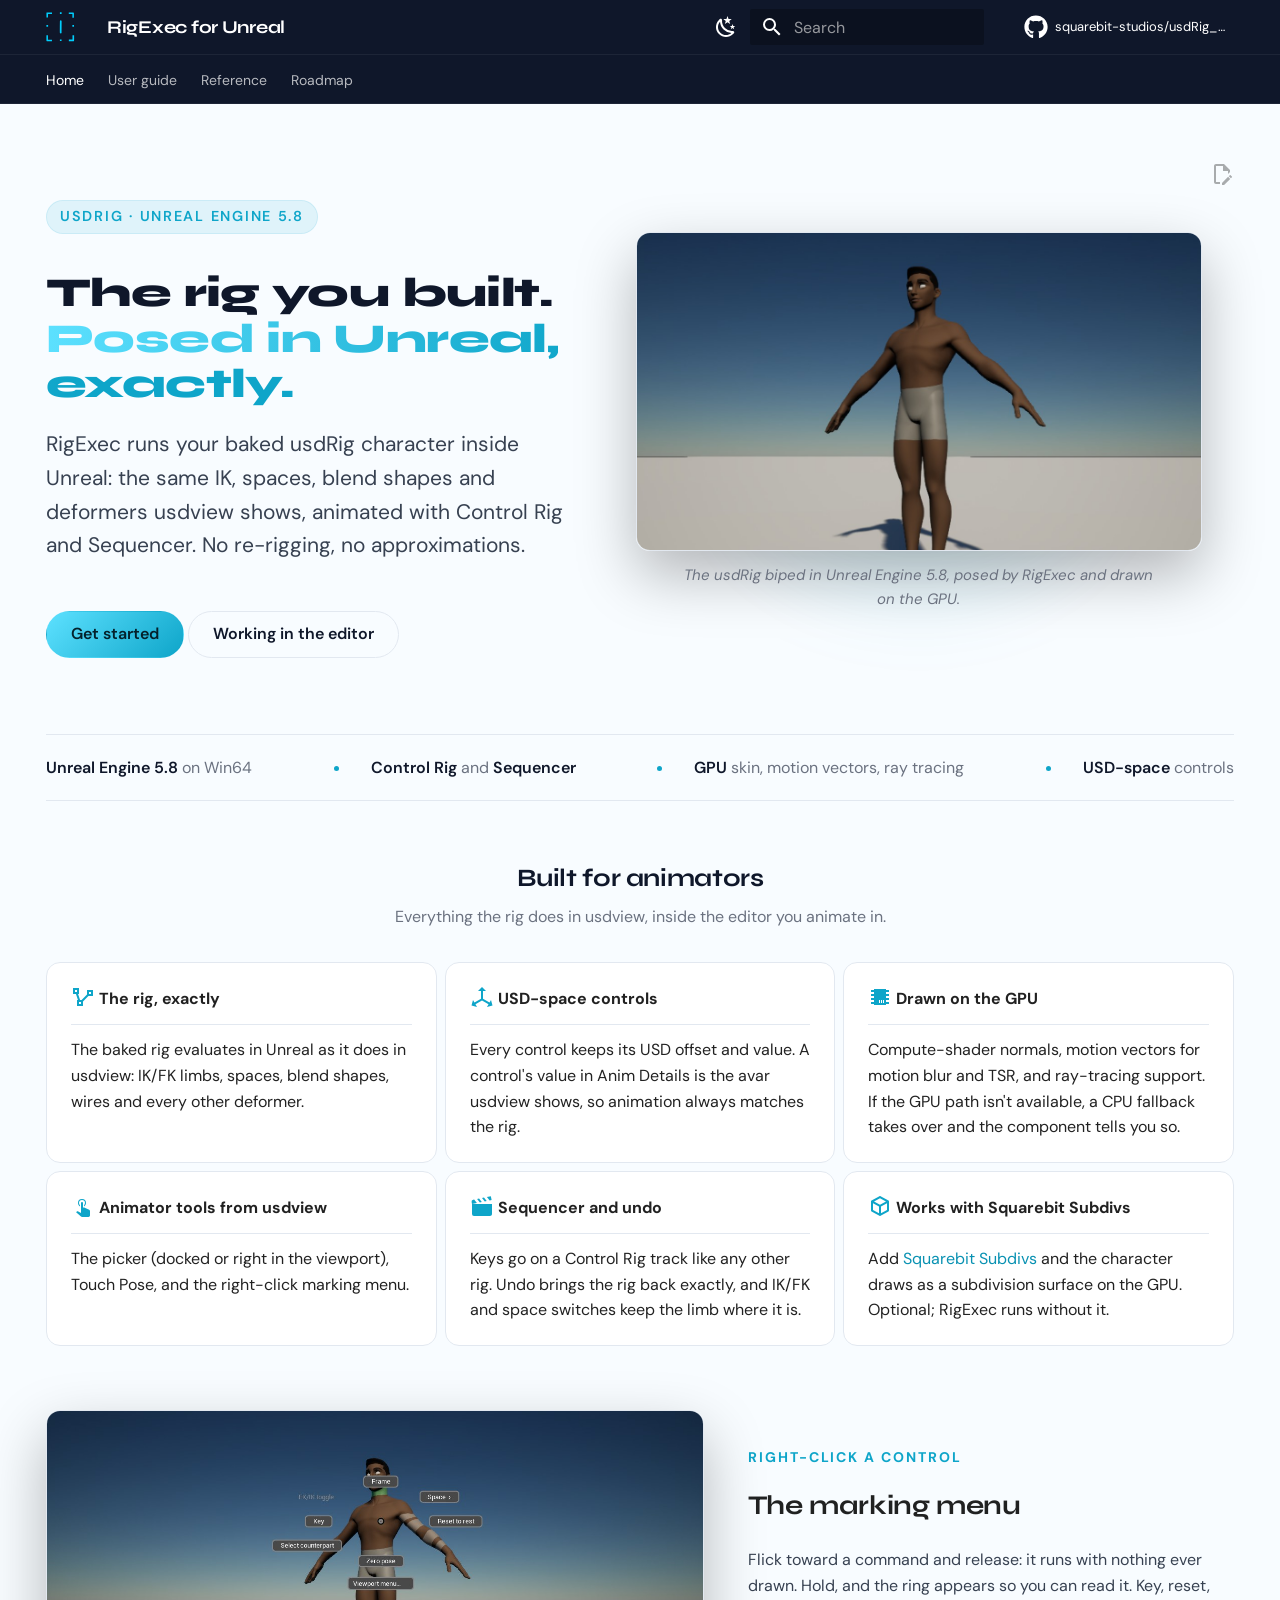
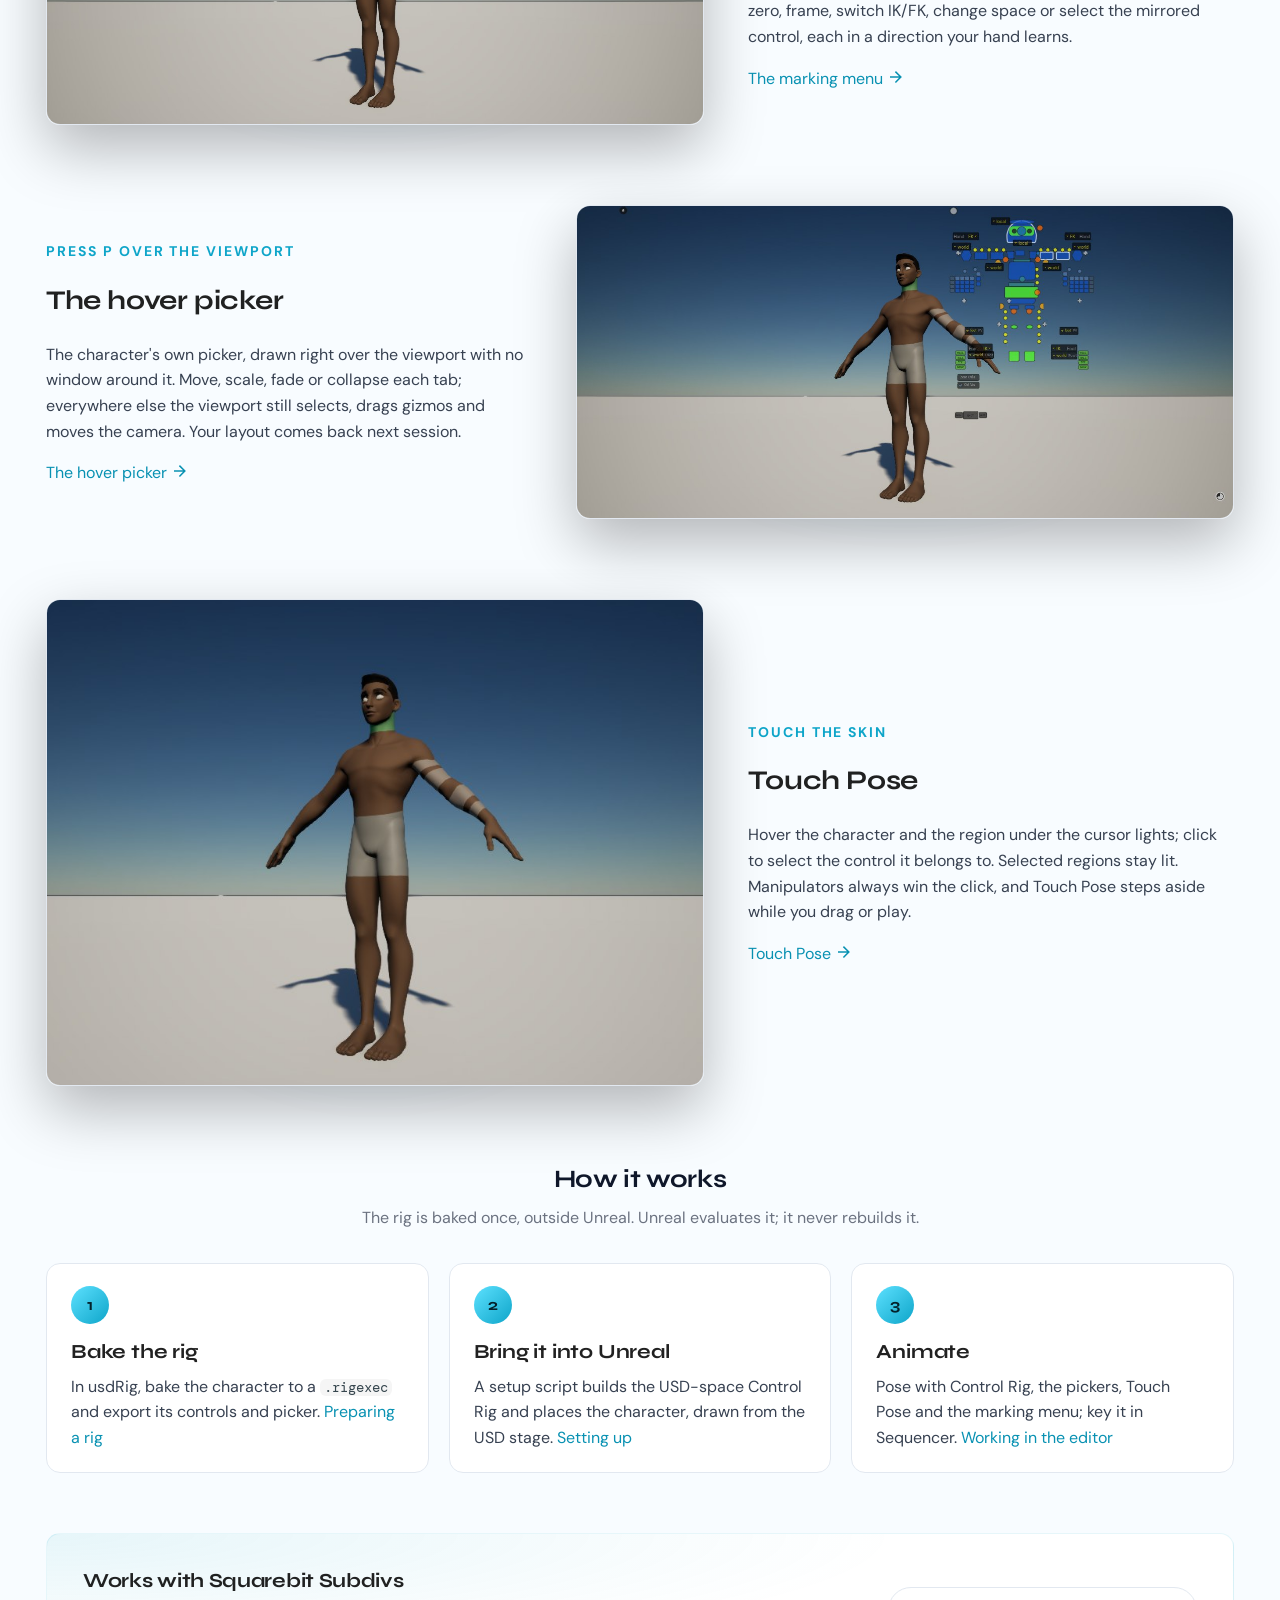
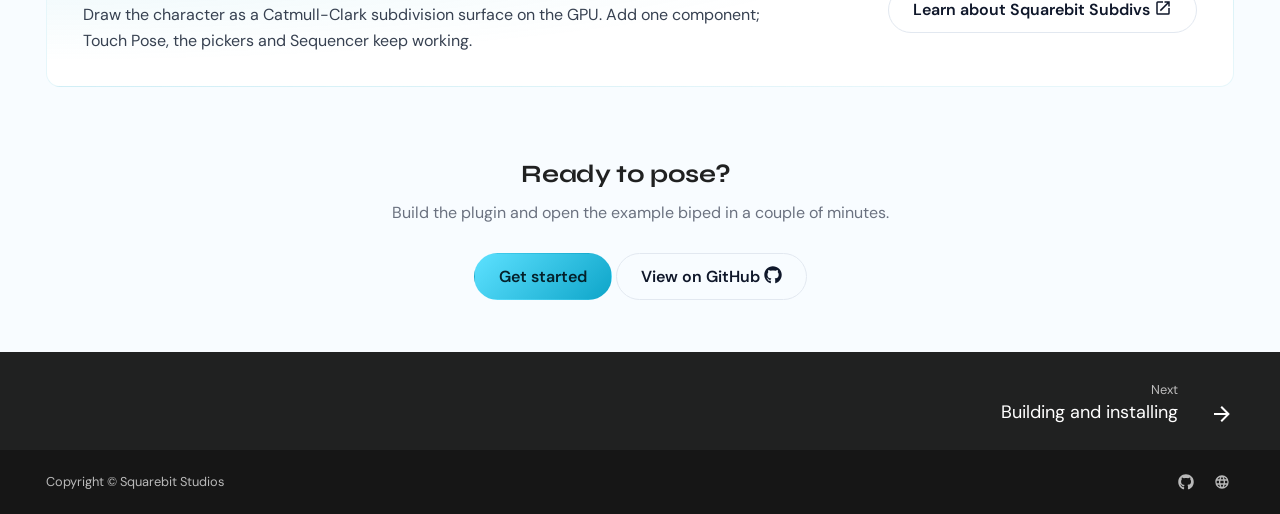
<file: index.html>
<!doctype html>
<html lang="en" class="no-js">
  <head>
    
      <meta charset="utf-8">
      <meta name="viewport" content="width=device-width,initial-scale=1">
      
        <meta name="description" content="Pose and animate usdRig (RigExec) characters in Unreal Engine 5.8 with Control Rig and Sequencer">
      
      
      
        <link rel="canonical" href="https://squarebit-studios.github.io/usdRig_unreal/">
      
      
      
        <link rel="next" href="building/">
      
      
        
      
      
      <link rel="icon" href="assets/images/logo.svg">
      <meta name="generator" content="mkdocs-1.6.1, mkdocs-material-9.7.7">
    
    
      
        <title>RigExec for Unreal - RigExec for Unreal</title>
      
    
    
      <link rel="stylesheet" href="assets/stylesheets/main.ec1eaa64.min.css">
      
        
        <link rel="stylesheet" href="assets/stylesheets/palette.ab4e12ef.min.css">
      
      


    
    
      
    
    
      
        
        
        <link rel="preconnect" href="https://fonts.gstatic.com" crossorigin>
        <link rel="stylesheet" href="https://fonts.googleapis.com/css?family=DM+Sans:300,300i,400,400i,700,700i%7CDM+Mono:400,400i,700,700i&display=fallback">
        <style>:root{--md-text-font:"DM Sans";--md-code-font:"DM Mono"}</style>
      
    
    
      <link rel="stylesheet" href="assets/stylesheets/extra.css">
    
    <script>__md_scope=new URL(".",location),__md_hash=e=>[...e].reduce(((e,_)=>(e<<5)-e+_.charCodeAt(0)),0),__md_get=(e,_=localStorage,t=__md_scope)=>JSON.parse(_.getItem(t.pathname+"."+e)),__md_set=(e,_,t=localStorage,a=__md_scope)=>{try{t.setItem(a.pathname+"."+e,JSON.stringify(_))}catch(e){}}</script>
    
      

    
    
  </head>
  
  
    
    
      
    
    
    
    
    <body dir="ltr" data-md-color-scheme="slate" data-md-color-primary="custom" data-md-color-accent="custom">
  
    
    <input class="md-toggle" data-md-toggle="drawer" type="checkbox" id="__drawer" autocomplete="off">
    <input class="md-toggle" data-md-toggle="search" type="checkbox" id="__search" autocomplete="off">
    <label class="md-overlay" for="__drawer"></label>
    <div data-md-component="skip">
      
        
        <a href="#the-rig-you-built-posed-in-unreal-exactly" class="md-skip">
          Skip to content
        </a>
      
    </div>
    <div data-md-component="announce">
      
    </div>
    
    
      

<header class="md-header" data-md-component="header">
  <nav class="md-header__inner md-grid" aria-label="Header">
    <a href="." title="RigExec for Unreal" class="md-header__button md-logo" aria-label="RigExec for Unreal" data-md-component="logo">
      
  <img src="assets/images/logo.svg" alt="logo">

    </a>
    <label class="md-header__button md-icon" for="__drawer">
      
      <svg xmlns="http://www.w3.org/2000/svg" viewBox="0 0 24 24"><path d="M3 6h18v2H3zm0 5h18v2H3zm0 5h18v2H3z"/></svg>
    </label>
    <div class="md-header__title" data-md-component="header-title">
      <div class="md-header__ellipsis">
        <div class="md-header__topic">
          <span class="md-ellipsis">
            RigExec for Unreal
          </span>
        </div>
        <div class="md-header__topic" data-md-component="header-topic">
          <span class="md-ellipsis">
            
              RigExec for Unreal
            
          </span>
        </div>
      </div>
    </div>
    
      
        <form class="md-header__option" data-md-component="palette">
  
    
    
    
    <input class="md-option" data-md-color-media="(prefers-color-scheme: dark)" data-md-color-scheme="slate" data-md-color-primary="custom" data-md-color-accent="custom"  aria-label="Switch to light mode"  type="radio" name="__palette" id="__palette_0">
    
      <label class="md-header__button md-icon" title="Switch to light mode" for="__palette_1" hidden>
        <svg xmlns="http://www.w3.org/2000/svg" viewBox="0 0 24 24"><path d="M12 7a5 5 0 0 1 5 5 5 5 0 0 1-5 5 5 5 0 0 1-5-5 5 5 0 0 1 5-5m0 2a3 3 0 0 0-3 3 3 3 0 0 0 3 3 3 3 0 0 0 3-3 3 3 0 0 0-3-3m0-7 2.39 3.42C13.65 5.15 12.84 5 12 5s-1.65.15-2.39.42zM3.34 7l4.16-.35A7.2 7.2 0 0 0 5.94 8.5c-.44.74-.69 1.5-.83 2.29zm.02 10 1.76-3.77a7.131 7.131 0 0 0 2.38 4.14zM20.65 7l-1.77 3.79a7.02 7.02 0 0 0-2.38-4.15zm-.01 10-4.14.36c.59-.51 1.12-1.14 1.54-1.86.42-.73.69-1.5.83-2.29zM12 22l-2.41-3.44c.74.27 1.55.44 2.41.44.82 0 1.63-.17 2.37-.44z"/></svg>
      </label>
    
  
    
    
    
    <input class="md-option" data-md-color-media="(prefers-color-scheme: light)" data-md-color-scheme="default" data-md-color-primary="custom" data-md-color-accent="custom"  aria-label="Switch to dark mode"  type="radio" name="__palette" id="__palette_1">
    
      <label class="md-header__button md-icon" title="Switch to dark mode" for="__palette_0" hidden>
        <svg xmlns="http://www.w3.org/2000/svg" viewBox="0 0 24 24"><path d="m17.75 4.09-2.53 1.94.91 3.06-2.63-1.81-2.63 1.81.91-3.06-2.53-1.94L12.44 4l1.06-3 1.06 3zm3.5 6.91-1.64 1.25.59 1.98-1.7-1.17-1.7 1.17.59-1.98L15.75 11l2.06-.05L18.5 9l.69 1.95zm-2.28 4.95c.83-.08 1.72 1.1 1.19 1.85-.32.45-.66.87-1.08 1.27C15.17 23 8.84 23 4.94 19.07c-3.91-3.9-3.91-10.24 0-14.14.4-.4.82-.76 1.27-1.08.75-.53 1.93.36 1.85 1.19-.27 2.86.69 5.83 2.89 8.02a9.96 9.96 0 0 0 8.02 2.89m-1.64 2.02a12.08 12.08 0 0 1-7.8-3.47c-2.17-2.19-3.33-5-3.49-7.82-2.81 3.14-2.7 7.96.31 10.98 3.02 3.01 7.84 3.12 10.98.31"/></svg>
      </label>
    
  
</form>
      
    
    
      <script>var palette=__md_get("__palette");if(palette&&palette.color){if("(prefers-color-scheme)"===palette.color.media){var media=matchMedia("(prefers-color-scheme: light)"),input=document.querySelector(media.matches?"[data-md-color-media='(prefers-color-scheme: light)']":"[data-md-color-media='(prefers-color-scheme: dark)']");palette.color.media=input.getAttribute("data-md-color-media"),palette.color.scheme=input.getAttribute("data-md-color-scheme"),palette.color.primary=input.getAttribute("data-md-color-primary"),palette.color.accent=input.getAttribute("data-md-color-accent")}for(var[key,value]of Object.entries(palette.color))document.body.setAttribute("data-md-color-"+key,value)}</script>
    
    
    
      
      
        <label class="md-header__button md-icon" for="__search">
          
          <svg xmlns="http://www.w3.org/2000/svg" viewBox="0 0 24 24"><path d="M9.5 3A6.5 6.5 0 0 1 16 9.5c0 1.61-.59 3.09-1.56 4.23l.27.27h.79l5 5-1.5 1.5-5-5v-.79l-.27-.27A6.52 6.52 0 0 1 9.5 16 6.5 6.5 0 0 1 3 9.5 6.5 6.5 0 0 1 9.5 3m0 2C7 5 5 7 5 9.5S7 14 9.5 14 14 12 14 9.5 12 5 9.5 5"/></svg>
        </label>
        <div class="md-search" data-md-component="search" role="dialog">
  <label class="md-search__overlay" for="__search"></label>
  <div class="md-search__inner" role="search">
    <form class="md-search__form" name="search">
      <input type="text" class="md-search__input" name="query" aria-label="Search" placeholder="Search" autocapitalize="off" autocorrect="off" autocomplete="off" spellcheck="false" data-md-component="search-query" required>
      <label class="md-search__icon md-icon" for="__search">
        
        <svg xmlns="http://www.w3.org/2000/svg" viewBox="0 0 24 24"><path d="M9.5 3A6.5 6.5 0 0 1 16 9.5c0 1.61-.59 3.09-1.56 4.23l.27.27h.79l5 5-1.5 1.5-5-5v-.79l-.27-.27A6.52 6.52 0 0 1 9.5 16 6.5 6.5 0 0 1 3 9.5 6.5 6.5 0 0 1 9.5 3m0 2C7 5 5 7 5 9.5S7 14 9.5 14 14 12 14 9.5 12 5 9.5 5"/></svg>
        
        <svg xmlns="http://www.w3.org/2000/svg" viewBox="0 0 24 24"><path d="M20 11v2H8l5.5 5.5-1.42 1.42L4.16 12l7.92-7.92L13.5 5.5 8 11z"/></svg>
      </label>
      <nav class="md-search__options" aria-label="Search">
        
        <button type="reset" class="md-search__icon md-icon" title="Clear" aria-label="Clear" tabindex="-1">
          
          <svg xmlns="http://www.w3.org/2000/svg" viewBox="0 0 24 24"><path d="M19 6.41 17.59 5 12 10.59 6.41 5 5 6.41 10.59 12 5 17.59 6.41 19 12 13.41 17.59 19 19 17.59 13.41 12z"/></svg>
        </button>
      </nav>
      
        <div class="md-search__suggest" data-md-component="search-suggest"></div>
      
    </form>
    <div class="md-search__output">
      <div class="md-search__scrollwrap" tabindex="0" data-md-scrollfix>
        <div class="md-search-result" data-md-component="search-result">
          <div class="md-search-result__meta">
            Initializing search
          </div>
          <ol class="md-search-result__list" role="presentation"></ol>
        </div>
      </div>
    </div>
  </div>
</div>
      
    
    
      <div class="md-header__source">
        <a href="https://github.com/squarebit-studios/usdRig_unreal" title="Go to repository" class="md-source" data-md-component="source">
  <div class="md-source__icon md-icon">
    
    <svg xmlns="http://www.w3.org/2000/svg" viewBox="0 0 512 512"><!--! Font Awesome Free 7.1.0 by @fontawesome - https://fontawesome.com License - https://fontawesome.com/license/free (Icons: CC BY 4.0, Fonts: SIL OFL 1.1, Code: MIT License) Copyright 2025 Fonticons, Inc.--><path d="M173.9 397.4c0 2-2.3 3.6-5.2 3.6-3.3.3-5.6-1.3-5.6-3.6 0-2 2.3-3.6 5.2-3.6 3-.3 5.6 1.3 5.6 3.6m-31.1-4.5c-.7 2 1.3 4.3 4.3 4.9 2.6 1 5.6 0 6.2-2s-1.3-4.3-4.3-5.2c-2.6-.7-5.5.3-6.2 2.3m44.2-1.7c-2.9.7-4.9 2.6-4.6 4.9.3 2 2.9 3.3 5.9 2.6 2.9-.7 4.9-2.6 4.6-4.6-.3-1.9-3-3.2-5.9-2.9M252.8 8C114.1 8 8 113.3 8 252c0 110.9 69.8 205.8 169.5 239.2 12.8 2.3 17.3-5.6 17.3-12.1 0-6.2-.3-40.4-.3-61.4 0 0-70 15-84.7-29.8 0 0-11.4-29.1-27.8-36.6 0 0-22.9-15.7 1.6-15.4 0 0 24.9 2 38.6 25.8 21.9 38.6 58.6 27.5 72.9 20.9 2.3-16 8.8-27.1 16-33.7-55.9-6.2-112.3-14.3-112.3-110.5 0-27.5 7.6-41.3 23.6-58.9-2.6-6.5-11.1-33.3 2.6-67.9 20.9-6.5 69 27 69 27 20-5.6 41.5-8.5 62.8-8.5s42.8 2.9 62.8 8.5c0 0 48.1-33.6 69-27 13.7 34.7 5.2 61.4 2.6 67.9 16 17.7 25.8 31.5 25.8 58.9 0 96.5-58.9 104.2-114.8 110.5 9.2 7.9 17 22.9 17 46.4 0 33.7-.3 75.4-.3 83.6 0 6.5 4.6 14.4 17.3 12.1C436.2 457.8 504 362.9 504 252 504 113.3 391.5 8 252.8 8M105.2 352.9c-1.3 1-1 3.3.7 5.2 1.6 1.6 3.9 2.3 5.2 1 1.3-1 1-3.3-.7-5.2-1.6-1.6-3.9-2.3-5.2-1m-10.8-8.1c-.7 1.3.3 2.9 2.3 3.9 1.6 1 3.6.7 4.3-.7.7-1.3-.3-2.9-2.3-3.9-2-.6-3.6-.3-4.3.7m32.4 35.6c-1.6 1.3-1 4.3 1.3 6.2 2.3 2.3 5.2 2.6 6.5 1 1.3-1.3.7-4.3-1.3-6.2-2.2-2.3-5.2-2.6-6.5-1m-11.4-14.7c-1.6 1-1.6 3.6 0 5.9s4.3 3.3 5.6 2.3c1.6-1.3 1.6-3.9 0-6.2-1.4-2.3-4-3.3-5.6-2"/></svg>
  </div>
  <div class="md-source__repository">
    squarebit-studios/usdRig_unreal
  </div>
</a>
      </div>
    
  </nav>
  
</header>
    
    <div class="md-container" data-md-component="container">
      
      
        
          
            
<nav class="md-tabs" aria-label="Tabs" data-md-component="tabs">
  <div class="md-grid">
    <ul class="md-tabs__list">
      
        
  
  
  
    
  
  
    <li class="md-tabs__item md-tabs__item--active">
      <a href="." class="md-tabs__link">
        
  
  
    
  
  Home

      </a>
    </li>
  

      
        
  
  
  
  
    
    
      <li class="md-tabs__item">
        <a href="building/" class="md-tabs__link">
          
  
  
  User guide

        </a>
      </li>
    
  

      
        
  
  
  
  
    
    
      <li class="md-tabs__item">
        <a href="api/" class="md-tabs__link">
          
  
  
  Reference

        </a>
      </li>
    
  

      
        
  
  
  
  
    
    
      <li class="md-tabs__item">
        <a href="plans/touchpose-remaining/" class="md-tabs__link">
          
  
  
  Roadmap

        </a>
      </li>
    
  

      
    </ul>
  </div>
</nav>
          
        
      
      <main class="md-main" data-md-component="main">
        <div class="md-main__inner md-grid">
          
            
              
                
              
              <div class="md-sidebar md-sidebar--primary" data-md-component="sidebar" data-md-type="navigation" hidden>
                <div class="md-sidebar__scrollwrap">
                  <div class="md-sidebar__inner">
                    


  


<nav class="md-nav md-nav--primary md-nav--lifted" aria-label="Navigation" data-md-level="0">
  <label class="md-nav__title" for="__drawer">
    <a href="." title="RigExec for Unreal" class="md-nav__button md-logo" aria-label="RigExec for Unreal" data-md-component="logo">
      
  <img src="assets/images/logo.svg" alt="logo">

    </a>
    RigExec for Unreal
  </label>
  
    <div class="md-nav__source">
      <a href="https://github.com/squarebit-studios/usdRig_unreal" title="Go to repository" class="md-source" data-md-component="source">
  <div class="md-source__icon md-icon">
    
    <svg xmlns="http://www.w3.org/2000/svg" viewBox="0 0 512 512"><!--! Font Awesome Free 7.1.0 by @fontawesome - https://fontawesome.com License - https://fontawesome.com/license/free (Icons: CC BY 4.0, Fonts: SIL OFL 1.1, Code: MIT License) Copyright 2025 Fonticons, Inc.--><path d="M173.9 397.4c0 2-2.3 3.6-5.2 3.6-3.3.3-5.6-1.3-5.6-3.6 0-2 2.3-3.6 5.2-3.6 3-.3 5.6 1.3 5.6 3.6m-31.1-4.5c-.7 2 1.3 4.3 4.3 4.9 2.6 1 5.6 0 6.2-2s-1.3-4.3-4.3-5.2c-2.6-.7-5.5.3-6.2 2.3m44.2-1.7c-2.9.7-4.9 2.6-4.6 4.9.3 2 2.9 3.3 5.9 2.6 2.9-.7 4.9-2.6 4.6-4.6-.3-1.9-3-3.2-5.9-2.9M252.8 8C114.1 8 8 113.3 8 252c0 110.9 69.8 205.8 169.5 239.2 12.8 2.3 17.3-5.6 17.3-12.1 0-6.2-.3-40.4-.3-61.4 0 0-70 15-84.7-29.8 0 0-11.4-29.1-27.8-36.6 0 0-22.9-15.7 1.6-15.4 0 0 24.9 2 38.6 25.8 21.9 38.6 58.6 27.5 72.9 20.9 2.3-16 8.8-27.1 16-33.7-55.9-6.2-112.3-14.3-112.3-110.5 0-27.5 7.6-41.3 23.6-58.9-2.6-6.5-11.1-33.3 2.6-67.9 20.9-6.5 69 27 69 27 20-5.6 41.5-8.5 62.8-8.5s42.8 2.9 62.8 8.5c0 0 48.1-33.6 69-27 13.7 34.7 5.2 61.4 2.6 67.9 16 17.7 25.8 31.5 25.8 58.9 0 96.5-58.9 104.2-114.8 110.5 9.2 7.9 17 22.9 17 46.4 0 33.7-.3 75.4-.3 83.6 0 6.5 4.6 14.4 17.3 12.1C436.2 457.8 504 362.9 504 252 504 113.3 391.5 8 252.8 8M105.2 352.9c-1.3 1-1 3.3.7 5.2 1.6 1.6 3.9 2.3 5.2 1 1.3-1 1-3.3-.7-5.2-1.6-1.6-3.9-2.3-5.2-1m-10.8-8.1c-.7 1.3.3 2.9 2.3 3.9 1.6 1 3.6.7 4.3-.7.7-1.3-.3-2.9-2.3-3.9-2-.6-3.6-.3-4.3.7m32.4 35.6c-1.6 1.3-1 4.3 1.3 6.2 2.3 2.3 5.2 2.6 6.5 1 1.3-1.3.7-4.3-1.3-6.2-2.2-2.3-5.2-2.6-6.5-1m-11.4-14.7c-1.6 1-1.6 3.6 0 5.9s4.3 3.3 5.6 2.3c1.6-1.3 1.6-3.9 0-6.2-1.4-2.3-4-3.3-5.6-2"/></svg>
  </div>
  <div class="md-source__repository">
    squarebit-studios/usdRig_unreal
  </div>
</a>
    </div>
  
  <ul class="md-nav__list" data-md-scrollfix>
    
      
      
  
  
    
  
  
  
    <li class="md-nav__item md-nav__item--active">
      
      <input class="md-nav__toggle md-toggle" type="checkbox" id="__toc">
      
      
        
      
      
        <label class="md-nav__link md-nav__link--active" for="__toc">
          
  
  
  <span class="md-ellipsis">
    
  
    Home
  

    
  </span>
  
  

          <span class="md-nav__icon md-icon"></span>
        </label>
      
      <a href="." class="md-nav__link md-nav__link--active">
        
  
  
  <span class="md-ellipsis">
    
  
    Home
  

    
  </span>
  
  

      </a>
      
        

<nav class="md-nav md-nav--secondary" aria-label="Table of contents">
  
  
  
    
  
  
    <label class="md-nav__title" for="__toc">
      <span class="md-nav__icon md-icon"></span>
      Table of contents
    </label>
    <ul class="md-nav__list" data-md-component="toc" data-md-scrollfix>
      
        <li class="md-nav__item">
  <a href="#the-marking-menu" class="md-nav__link">
    <span class="md-ellipsis">
      
        The marking menu
      
    </span>
  </a>
  
</li>
      
        <li class="md-nav__item">
  <a href="#the-hover-picker" class="md-nav__link">
    <span class="md-ellipsis">
      
        The hover picker
      
    </span>
  </a>
  
</li>
      
        <li class="md-nav__item">
  <a href="#touch-pose" class="md-nav__link">
    <span class="md-ellipsis">
      
        Touch Pose
      
    </span>
  </a>
  
    <nav class="md-nav" aria-label="Touch Pose">
      <ul class="md-nav__list">
        
          <li class="md-nav__item">
  <a href="#bake-the-rig" class="md-nav__link">
    <span class="md-ellipsis">
      
        Bake the rig
      
    </span>
  </a>
  
</li>
        
          <li class="md-nav__item">
  <a href="#bring-it-into-unreal" class="md-nav__link">
    <span class="md-ellipsis">
      
        Bring it into Unreal
      
    </span>
  </a>
  
</li>
        
          <li class="md-nav__item">
  <a href="#animate" class="md-nav__link">
    <span class="md-ellipsis">
      
        Animate
      
    </span>
  </a>
  
</li>
        
      </ul>
    </nav>
  
</li>
      
        <li class="md-nav__item">
  <a href="#works-with-squarebit-subdivs" class="md-nav__link">
    <span class="md-ellipsis">
      
        Works with Squarebit Subdivs
      
    </span>
  </a>
  
</li>
      
        <li class="md-nav__item">
  <a href="#ready-to-pose" class="md-nav__link">
    <span class="md-ellipsis">
      
        Ready to pose?
      
    </span>
  </a>
  
</li>
      
    </ul>
  
</nav>
      
    </li>
  

    
      
      
  
  
  
  
    
    
    
    
      
      
        
      
    
    
    <li class="md-nav__item md-nav__item--nested">
      
        
        
          
        
        <input class="md-nav__toggle md-toggle md-toggle--indeterminate" type="checkbox" id="__nav_2" >
        
          
          <label class="md-nav__link" for="__nav_2" id="__nav_2_label" tabindex="0">
            
  
  
  <span class="md-ellipsis">
    
  
    User guide
  

    
  </span>
  
  

            <span class="md-nav__icon md-icon"></span>
          </label>
        
        <nav class="md-nav" data-md-level="1" aria-labelledby="__nav_2_label" aria-expanded="false">
          <label class="md-nav__title" for="__nav_2">
            <span class="md-nav__icon md-icon"></span>
            
  
    User guide
  

          </label>
          <ul class="md-nav__list" data-md-scrollfix>
            
              
                
  
  
  
  
    <li class="md-nav__item">
      <a href="building/" class="md-nav__link">
        
  
  
  <span class="md-ellipsis">
    
  
    Building and installing
  

    
  </span>
  
  

      </a>
    </li>
  

              
            
              
                
  
  
  
  
    <li class="md-nav__item">
      <a href="rig-preparation/" class="md-nav__link">
        
  
  
  <span class="md-ellipsis">
    
  
    Preparing a rig
  

    
  </span>
  
  

      </a>
    </li>
  

              
            
              
                
  
  
  
  
    <li class="md-nav__item">
      <a href="editor-workflow/" class="md-nav__link">
        
  
  
  <span class="md-ellipsis">
    
  
    Working in the editor
  

    
  </span>
  
  

      </a>
    </li>
  

              
            
              
                
  
  
  
  
    <li class="md-nav__item">
      <a href="troubleshooting/" class="md-nav__link">
        
  
  
  <span class="md-ellipsis">
    
  
    Limits and troubleshooting
  

    
  </span>
  
  

      </a>
    </li>
  

              
            
          </ul>
        </nav>
      
    </li>
  

    
      
      
  
  
  
  
    
    
    
    
      
      
        
      
    
    
    <li class="md-nav__item md-nav__item--nested">
      
        
        
          
        
        <input class="md-nav__toggle md-toggle md-toggle--indeterminate" type="checkbox" id="__nav_3" >
        
          
          <label class="md-nav__link" for="__nav_3" id="__nav_3_label" tabindex="0">
            
  
  
  <span class="md-ellipsis">
    
  
    Reference
  

    
  </span>
  
  

            <span class="md-nav__icon md-icon"></span>
          </label>
        
        <nav class="md-nav" data-md-level="1" aria-labelledby="__nav_3_label" aria-expanded="false">
          <label class="md-nav__title" for="__nav_3">
            <span class="md-nav__icon md-icon"></span>
            
  
    Reference
  

          </label>
          <ul class="md-nav__list" data-md-scrollfix>
            
              
                
  
  
  
  
    <li class="md-nav__item">
      <a href="api/" class="md-nav__link">
        
  
  
  <span class="md-ellipsis">
    
  
    API reference
  

    
  </span>
  
  

      </a>
    </li>
  

              
            
              
                
  
  
  
  
    <li class="md-nav__item">
      <a href="architecture/" class="md-nav__link">
        
  
  
  <span class="md-ellipsis">
    
  
    Architecture
  

    
  </span>
  
  

      </a>
    </li>
  

              
            
          </ul>
        </nav>
      
    </li>
  

    
      
      
  
  
  
  
    
    
    
    
      
      
        
      
    
    
    <li class="md-nav__item md-nav__item--nested">
      
        
        
          
        
        <input class="md-nav__toggle md-toggle md-toggle--indeterminate" type="checkbox" id="__nav_4" >
        
          
          <label class="md-nav__link" for="__nav_4" id="__nav_4_label" tabindex="0">
            
  
  
  <span class="md-ellipsis">
    
  
    Roadmap
  

    
  </span>
  
  

            <span class="md-nav__icon md-icon"></span>
          </label>
        
        <nav class="md-nav" data-md-level="1" aria-labelledby="__nav_4_label" aria-expanded="false">
          <label class="md-nav__title" for="__nav_4">
            <span class="md-nav__icon md-icon"></span>
            
  
    Roadmap
  

          </label>
          <ul class="md-nav__list" data-md-scrollfix>
            
              
                
  
  
  
  
    <li class="md-nav__item">
      <a href="plans/touchpose-remaining/" class="md-nav__link">
        
  
  
  <span class="md-ellipsis">
    
  
    Touch Pose: remaining work
  

    
  </span>
  
  

      </a>
    </li>
  

              
            
          </ul>
        </nav>
      
    </li>
  

    
  </ul>
</nav>
                  </div>
                </div>
              </div>
            
            
              
                
              
              <div class="md-sidebar md-sidebar--secondary" data-md-component="sidebar" data-md-type="toc" hidden>
                <div class="md-sidebar__scrollwrap">
                  <div class="md-sidebar__inner">
                    

<nav class="md-nav md-nav--secondary" aria-label="Table of contents">
  
  
  
    
  
  
    <label class="md-nav__title" for="__toc">
      <span class="md-nav__icon md-icon"></span>
      Table of contents
    </label>
    <ul class="md-nav__list" data-md-component="toc" data-md-scrollfix>
      
        <li class="md-nav__item">
  <a href="#the-marking-menu" class="md-nav__link">
    <span class="md-ellipsis">
      
        The marking menu
      
    </span>
  </a>
  
</li>
      
        <li class="md-nav__item">
  <a href="#the-hover-picker" class="md-nav__link">
    <span class="md-ellipsis">
      
        The hover picker
      
    </span>
  </a>
  
</li>
      
        <li class="md-nav__item">
  <a href="#touch-pose" class="md-nav__link">
    <span class="md-ellipsis">
      
        Touch Pose
      
    </span>
  </a>
  
    <nav class="md-nav" aria-label="Touch Pose">
      <ul class="md-nav__list">
        
          <li class="md-nav__item">
  <a href="#bake-the-rig" class="md-nav__link">
    <span class="md-ellipsis">
      
        Bake the rig
      
    </span>
  </a>
  
</li>
        
          <li class="md-nav__item">
  <a href="#bring-it-into-unreal" class="md-nav__link">
    <span class="md-ellipsis">
      
        Bring it into Unreal
      
    </span>
  </a>
  
</li>
        
          <li class="md-nav__item">
  <a href="#animate" class="md-nav__link">
    <span class="md-ellipsis">
      
        Animate
      
    </span>
  </a>
  
</li>
        
      </ul>
    </nav>
  
</li>
      
        <li class="md-nav__item">
  <a href="#works-with-squarebit-subdivs" class="md-nav__link">
    <span class="md-ellipsis">
      
        Works with Squarebit Subdivs
      
    </span>
  </a>
  
</li>
      
        <li class="md-nav__item">
  <a href="#ready-to-pose" class="md-nav__link">
    <span class="md-ellipsis">
      
        Ready to pose?
      
    </span>
  </a>
  
</li>
      
    </ul>
  
</nav>
                  </div>
                </div>
              </div>
            
          
          
            <div class="md-content" data-md-component="content">
              
              <article class="md-content__inner md-typeset">
                
                  
  



  
    <a href="https://github.com/squarebit-studios/usdRig_unreal/edit/main/docs/index.md" title="Edit this page" class="md-content__button md-icon" rel="edit">
      
      <svg xmlns="http://www.w3.org/2000/svg" viewBox="0 0 24 24"><path d="M10 20H6V4h7v5h5v3.1l2-2V8l-6-6H6c-1.1 0-2 .9-2 2v16c0 1.1.9 2 2 2h4zm10.2-7c.1 0 .3.1.4.2l1.3 1.3c.2.2.2.6 0 .8l-1 1-2.1-2.1 1-1c.1-.1.2-.2.4-.2m0 3.9L14.1 23H12v-2.1l6.1-6.1z"/></svg>
    </a>
  
  


<div class="sb-hero">
<div>
<p><span class="sb-eyebrow">usdRig &middot; Unreal Engine 5.8</span></p>
<h1 class="sb-title" id="the-rig-you-built-posed-in-unreal-exactly">The rig you built. <span class="sb-gradient">Posed in Unreal, exactly.</span><a class="headerlink" href="#the-rig-you-built-posed-in-unreal-exactly" title="Permanent link">&para;</a></h1>
<p class="sb-lede">RigExec runs your baked usdRig character inside Unreal: the same IK, spaces, blend shapes and
deformers usdview shows, animated with Control Rig and Sequencer. No re-rigging, no approximations.</p>
<div class="sb-actions">
<p><a class="md-button md-button--primary" href="building/">Get started</a>
<a class="md-button" href="editor-workflow/">Working in the editor</a></p>
</div>
</div>
<figure class="sb-shot">
  <img src="assets/images/hero.jpg" alt="The usdRig biped, posed and lit in the Unreal Editor">
  <figcaption>The usdRig biped in Unreal Engine 5.8, posed by RigExec and drawn on the GPU.</figcaption>
</figure>
</div>
<div class="sb-strip">
  <span><strong>Unreal Engine 5.8</strong> on Win64</span>
  <span><strong>Control Rig</strong> and <strong>Sequencer</strong></span>
  <span><strong>GPU</strong> skin, motion vectors, ray tracing</span>
  <span><strong>USD-space</strong> controls</span>
</div>

<h2 class="sb-section-title">Built for animators</h2>
<p class="sb-section-lede">Everything the rig does in usdview, inside the editor you animate in.</p>

<div class="grid cards">
<ul>
<li>
<p><span class="twemoji lg"><svg xmlns="http://www.w3.org/2000/svg" viewBox="0 0 24 24"><path d="M2 3v6h2.95l2 6H6v6h6v-4.59L17.41 11H22V5h-6v4.57L10.59 15H9.06l-2-6H8V3M4 5h2v2H4m14 0h2v2h-2M8 17h2v2H8Z"/></svg></span> <strong>The rig, exactly</strong></p>
<hr />
<p>The baked rig evaluates in Unreal as it does in usdview: IK/FK limbs, spaces, blend shapes, wires and
every other deformer.</p>
</li>
<li>
<p><span class="twemoji lg"><svg xmlns="http://www.w3.org/2000/svg" viewBox="0 0 24 24"><path d="m12 2 4 4h-3v7.85l6.53 3.76L21 15.03l1.5 5.47-5.5 1.46 1.53-2.61L12 15.58l-6.53 3.77L7 21.96 1.5 20.5 3 15.03l1.47 2.58L11 13.85V6H8z"/></svg></span> <strong>USD-space controls</strong></p>
<hr />
<p>Every control keeps its USD offset and value. A control's value in Anim Details is the avar usdview shows,
so animation always matches the rig.</p>
</li>
<li>
<p><span class="twemoji lg"><svg xmlns="http://www.w3.org/2000/svg" viewBox="0 0 24 24"><path d="M6 4h12v1h3v2h-3v2h3v2h-3v2h3v2h-3v2h3v2h-3v1H6v-1H3v-2h3v-2H3v-2h3v-2H3V9h3V7H3V5h3zm5 11v3h1v-3zm2 0v3h1v-3zm2 0v3h1v-3z"/></svg></span> <strong>Drawn on the GPU</strong></p>
<hr />
<p>Compute-shader normals, motion vectors for motion blur and TSR, and ray-tracing support. If the GPU path
isn't available, a CPU fallback takes over and the component tells you so.</p>
</li>
<li>
<p><span class="twemoji lg"><svg xmlns="http://www.w3.org/2000/svg" viewBox="0 0 24 24"><path d="M10 9a1 1 0 0 1 1-1 1 1 0 0 1 1 1v4.47l1.21.13 4.94 2.19c.53.24.85.77.85 1.35v4.36c-.03.82-.68 1.47-1.5 1.5H11c-.38 0-.74-.15-1-.43l-4.9-4.2.74-.77c.19-.21.46-.32.74-.32h.22L10 19zm1-4a4 4 0 0 1 4 4c0 1.5-.8 2.77-2 3.46v-1.22c.61-.55 1-1.35 1-2.24a3 3 0 0 0-3-3 3 3 0 0 0-3 3c0 .89.39 1.69 1 2.24v1.22C7.8 11.77 7 10.5 7 9a4 4 0 0 1 4-4"/></svg></span> <strong>Animator tools from usdview</strong></p>
<hr />
<p>The picker (docked or right in the viewport), Touch Pose, and the right-click marking menu.</p>
</li>
<li>
<p><span class="twemoji lg"><svg xmlns="http://www.w3.org/2000/svg" viewBox="0 0 24 24"><path d="m20.84 2.18-3.93.78 2.74 3.54 1.97-.4zm-6.87 1.36L12 3.93l2.75 3.53 1.96-.39zm-4.9.96-1.97.41 2.75 3.53 1.96-.39zm-4.91 1-.98.19a2 2 0 0 0-1.57 2.35L2 10l4.9-.97zM2 10v10a2 2 0 0 0 2 2h16c1.11 0 2-.89 2-2V10z"/></svg></span> <strong>Sequencer and undo</strong></p>
<hr />
<p>Keys go on a Control Rig track like any other rig. Undo brings the rig back exactly, and IK/FK and space
switches keep the limb where it is.</p>
</li>
<li>
<p><span class="twemoji lg"><svg xmlns="http://www.w3.org/2000/svg" viewBox="0 0 24 24"><path d="M21 16.5c0 .38-.21.71-.53.88l-7.9 4.44c-.16.12-.36.18-.57.18s-.41-.06-.57-.18l-7.9-4.44A.99.99 0 0 1 3 16.5v-9c0-.38.21-.71.53-.88l7.9-4.44c.16-.12.36-.18.57-.18s.41.06.57.18l7.9 4.44c.32.17.53.5.53.88zM12 4.15 6.04 7.5 12 10.85l5.96-3.35zM5 15.91l6 3.38v-6.71L5 9.21zm14 0v-6.7l-6 3.37v6.71z"/></svg></span> <strong>Works with Squarebit Subdivs</strong></p>
<hr />
<p>Add <a href="https://www.squarebitstudios.com/squarebit-subdivs">Squarebit Subdivs</a> and the character draws as
a subdivision surface on the GPU. Optional; RigExec runs without it.</p>
</li>
</ul>
</div>
<div class="sb-feature">
<figure class="sb-shot">
  <img src="assets/images/marking-menu.jpg" alt="The marking menu open over the biped's head">
</figure>
<div>
<p><span class="sb-kicker">Right-click a control</span></p>
<h3 id="the-marking-menu">The marking menu<a class="headerlink" href="#the-marking-menu" title="Permanent link">&para;</a></h3>
<p>Flick toward a command and release: it runs with nothing ever drawn. Hold, and the ring appears so you can
read it. Key, reset, zero, frame, switch IK/FK, change space or select the mirrored control, each in a
direction your hand learns.</p>
<p><a href="editor-workflow/#the-marking-menu">The marking menu <span class="twemoji"><svg xmlns="http://www.w3.org/2000/svg" viewBox="0 0 24 24"><path d="M4 11v2h12l-5.5 5.5 1.42 1.42L19.84 12l-7.92-7.92L10.5 5.5 16 11z"/></svg></span></a></p>
</div>
</div>
<div class="sb-feature sb-feature--flip">
<figure class="sb-shot">
  <img src="assets/images/hover-picker.jpg" alt="The hover picker's tabs drawn over the viewport">
</figure>
<div>
<p><span class="sb-kicker">Press P over the viewport</span></p>
<h3 id="the-hover-picker">The hover picker<a class="headerlink" href="#the-hover-picker" title="Permanent link">&para;</a></h3>
<p>The character's own picker, drawn right over the viewport with no window around it. Move, scale, fade or
collapse each tab; everywhere else the viewport still selects, drags gizmos and moves the camera. Your layout
comes back next session.</p>
<p><a href="editor-workflow/#the-hover-picker">The hover picker <span class="twemoji"><svg xmlns="http://www.w3.org/2000/svg" viewBox="0 0 24 24"><path d="M4 11v2h12l-5.5 5.5 1.42 1.42L19.84 12l-7.92-7.92L10.5 5.5 16 11z"/></svg></span></a></p>
</div>
</div>
<div class="sb-feature">
<figure class="sb-shot">
  <img src="assets/images/touch-pose.jpg" alt="Touch Pose regions lit on the biped's arm and neck">
</figure>
<div>
<p><span class="sb-kicker">Touch the skin</span></p>
<h3 id="touch-pose">Touch Pose<a class="headerlink" href="#touch-pose" title="Permanent link">&para;</a></h3>
<p>Hover the character and the region under the cursor lights; click to select the control it belongs to.
Selected regions stay lit. Manipulators always win the click, and Touch Pose steps aside while you drag or
play.</p>
<p><a href="editor-workflow/#touch-pose">Touch Pose <span class="twemoji"><svg xmlns="http://www.w3.org/2000/svg" viewBox="0 0 24 24"><path d="M4 11v2h12l-5.5 5.5 1.42 1.42L19.84 12l-7.92-7.92L10.5 5.5 16 11z"/></svg></span></a></p>
</div>
</div>
<h2 class="sb-section-title">How it works</h2>
<p class="sb-section-lede">The rig is baked once, outside Unreal. Unreal evaluates it; it never rebuilds it.</p>

<div class="sb-steps">
<div class="sb-step">
<h4 id="bake-the-rig">Bake the rig<a class="headerlink" href="#bake-the-rig" title="Permanent link">&para;</a></h4>
<p>In usdRig, bake the character to a <code>.rigexec</code> and export its controls and picker.
<a href="rig-preparation/">Preparing a rig</a></p>
</div>
<div class="sb-step">
<h4 id="bring-it-into-unreal">Bring it into Unreal<a class="headerlink" href="#bring-it-into-unreal" title="Permanent link">&para;</a></h4>
<p>A setup script builds the USD-space Control Rig and places the character, drawn from the USD stage.
<a href="editor-workflow/#setting-up-your-own-character">Setting up</a></p>
</div>
<div class="sb-step">
<h4 id="animate">Animate<a class="headerlink" href="#animate" title="Permanent link">&para;</a></h4>
<p>Pose with Control Rig, the pickers, Touch Pose and the marking menu; key it in Sequencer.
<a href="editor-workflow/">Working in the editor</a></p>
</div>
</div>
<div class="sb-band">
<div>
<h3 id="works-with-squarebit-subdivs">Works with Squarebit Subdivs<a class="headerlink" href="#works-with-squarebit-subdivs" title="Permanent link">&para;</a></h3>
<p>Draw the character as a Catmull-Clark subdivision surface on the GPU. Add one component; Touch Pose, the
pickers and Sequencer keep working.</p>
</div>
<p><a class="md-button" href="https://www.squarebitstudios.com/squarebit-subdivs" rel="noopener" target="_blank">Learn about Squarebit Subdivs <span class="twemoji"><svg xmlns="http://www.w3.org/2000/svg" viewBox="0 0 24 24"><path d="M14 3v2h3.59l-9.83 9.83 1.41 1.41L19 6.41V10h2V3m-2 16H5V5h7V3H5a2 2 0 0 0-2 2v14a2 2 0 0 0 2 2h14a2 2 0 0 0 2-2v-7h-2z"/></svg></span></a></p>
</div>
<div class="sb-cta">
<h2 id="ready-to-pose">Ready to pose?<a class="headerlink" href="#ready-to-pose" title="Permanent link">&para;</a></h2>
<p>Build the plugin and open the example biped in a couple of minutes.</p>
<div class="sb-actions">
<p><a class="md-button md-button--primary" href="building/">Get started</a>
<a class="md-button" href="https://github.com/squarebit-studios/usdRig_unreal">View on GitHub <span class="twemoji"><svg xmlns="http://www.w3.org/2000/svg" viewBox="0 0 512 512"><!--! Font Awesome Free 7.1.0 by @fontawesome - https://fontawesome.com License - https://fontawesome.com/license/free (Icons: CC BY 4.0, Fonts: SIL OFL 1.1, Code: MIT License) Copyright 2025 Fonticons, Inc.--><path d="M173.9 397.4c0 2-2.3 3.6-5.2 3.6-3.3.3-5.6-1.3-5.6-3.6 0-2 2.3-3.6 5.2-3.6 3-.3 5.6 1.3 5.6 3.6m-31.1-4.5c-.7 2 1.3 4.3 4.3 4.9 2.6 1 5.6 0 6.2-2s-1.3-4.3-4.3-5.2c-2.6-.7-5.5.3-6.2 2.3m44.2-1.7c-2.9.7-4.9 2.6-4.6 4.9.3 2 2.9 3.3 5.9 2.6 2.9-.7 4.9-2.6 4.6-4.6-.3-1.9-3-3.2-5.9-2.9M252.8 8C114.1 8 8 113.3 8 252c0 110.9 69.8 205.8 169.5 239.2 12.8 2.3 17.3-5.6 17.3-12.1 0-6.2-.3-40.4-.3-61.4 0 0-70 15-84.7-29.8 0 0-11.4-29.1-27.8-36.6 0 0-22.9-15.7 1.6-15.4 0 0 24.9 2 38.6 25.8 21.9 38.6 58.6 27.5 72.9 20.9 2.3-16 8.8-27.1 16-33.7-55.9-6.2-112.3-14.3-112.3-110.5 0-27.5 7.6-41.3 23.6-58.9-2.6-6.5-11.1-33.3 2.6-67.9 20.9-6.5 69 27 69 27 20-5.6 41.5-8.5 62.8-8.5s42.8 2.9 62.8 8.5c0 0 48.1-33.6 69-27 13.7 34.7 5.2 61.4 2.6 67.9 16 17.7 25.8 31.5 25.8 58.9 0 96.5-58.9 104.2-114.8 110.5 9.2 7.9 17 22.9 17 46.4 0 33.7-.3 75.4-.3 83.6 0 6.5 4.6 14.4 17.3 12.1C436.2 457.8 504 362.9 504 252 504 113.3 391.5 8 252.8 8M105.2 352.9c-1.3 1-1 3.3.7 5.2 1.6 1.6 3.9 2.3 5.2 1 1.3-1 1-3.3-.7-5.2-1.6-1.6-3.9-2.3-5.2-1m-10.8-8.1c-.7 1.3.3 2.9 2.3 3.9 1.6 1 3.6.7 4.3-.7.7-1.3-.3-2.9-2.3-3.9-2-.6-3.6-.3-4.3.7m32.4 35.6c-1.6 1.3-1 4.3 1.3 6.2 2.3 2.3 5.2 2.6 6.5 1 1.3-1.3.7-4.3-1.3-6.2-2.2-2.3-5.2-2.6-6.5-1m-11.4-14.7c-1.6 1-1.6 3.6 0 5.9s4.3 3.3 5.6 2.3c1.6-1.3 1.6-3.9 0-6.2-1.4-2.3-4-3.3-5.6-2"/></svg></span></a></p>
</div>
</div>







  
  




  



                
              </article>
            </div>
          
          
<script>var target=document.getElementById(location.hash.slice(1));target&&target.name&&(target.checked=target.name.startsWith("__tabbed_"))</script>
        </div>
        
          <button type="button" class="md-top md-icon" data-md-component="top" hidden>
  
  <svg xmlns="http://www.w3.org/2000/svg" viewBox="0 0 24 24"><path d="M13 20h-2V8l-5.5 5.5-1.42-1.42L12 4.16l7.92 7.92-1.42 1.42L13 8z"/></svg>
  Back to top
</button>
        
      </main>
      
        <footer class="md-footer">
  
    
      
        
      
      <nav class="md-footer__inner md-grid" aria-label="Footer" >
        
        
          
          <a href="building/" class="md-footer__link md-footer__link--next" aria-label="Next: Building and installing">
            <div class="md-footer__title">
              <span class="md-footer__direction">
                Next
              </span>
              <div class="md-ellipsis">
                Building and installing
              </div>
            </div>
            <div class="md-footer__button md-icon">
              
              <svg xmlns="http://www.w3.org/2000/svg" viewBox="0 0 24 24"><path d="M4 11v2h12l-5.5 5.5 1.42 1.42L19.84 12l-7.92-7.92L10.5 5.5 16 11z"/></svg>
            </div>
          </a>
        
      </nav>
    
  
  <div class="md-footer-meta md-typeset">
    <div class="md-footer-meta__inner md-grid">
      <div class="md-copyright">
  
    <div class="md-copyright__highlight">
      Copyright &copy; Squarebit Studios
    </div>
  
  
</div>
      
        
<div class="md-social">
  
    
    
    
    
      
      
    
    <a href="https://github.com/squarebit-studios/usdRig_unreal" target="_blank" rel="noopener" title="github.com" class="md-social__link">
      <svg xmlns="http://www.w3.org/2000/svg" viewBox="0 0 512 512"><!--! Font Awesome Free 7.1.0 by @fontawesome - https://fontawesome.com License - https://fontawesome.com/license/free (Icons: CC BY 4.0, Fonts: SIL OFL 1.1, Code: MIT License) Copyright 2025 Fonticons, Inc.--><path d="M173.9 397.4c0 2-2.3 3.6-5.2 3.6-3.3.3-5.6-1.3-5.6-3.6 0-2 2.3-3.6 5.2-3.6 3-.3 5.6 1.3 5.6 3.6m-31.1-4.5c-.7 2 1.3 4.3 4.3 4.9 2.6 1 5.6 0 6.2-2s-1.3-4.3-4.3-5.2c-2.6-.7-5.5.3-6.2 2.3m44.2-1.7c-2.9.7-4.9 2.6-4.6 4.9.3 2 2.9 3.3 5.9 2.6 2.9-.7 4.9-2.6 4.6-4.6-.3-1.9-3-3.2-5.9-2.9M252.8 8C114.1 8 8 113.3 8 252c0 110.9 69.8 205.8 169.5 239.2 12.8 2.3 17.3-5.6 17.3-12.1 0-6.2-.3-40.4-.3-61.4 0 0-70 15-84.7-29.8 0 0-11.4-29.1-27.8-36.6 0 0-22.9-15.7 1.6-15.4 0 0 24.9 2 38.6 25.8 21.9 38.6 58.6 27.5 72.9 20.9 2.3-16 8.8-27.1 16-33.7-55.9-6.2-112.3-14.3-112.3-110.5 0-27.5 7.6-41.3 23.6-58.9-2.6-6.5-11.1-33.3 2.6-67.9 20.9-6.5 69 27 69 27 20-5.6 41.5-8.5 62.8-8.5s42.8 2.9 62.8 8.5c0 0 48.1-33.6 69-27 13.7 34.7 5.2 61.4 2.6 67.9 16 17.7 25.8 31.5 25.8 58.9 0 96.5-58.9 104.2-114.8 110.5 9.2 7.9 17 22.9 17 46.4 0 33.7-.3 75.4-.3 83.6 0 6.5 4.6 14.4 17.3 12.1C436.2 457.8 504 362.9 504 252 504 113.3 391.5 8 252.8 8M105.2 352.9c-1.3 1-1 3.3.7 5.2 1.6 1.6 3.9 2.3 5.2 1 1.3-1 1-3.3-.7-5.2-1.6-1.6-3.9-2.3-5.2-1m-10.8-8.1c-.7 1.3.3 2.9 2.3 3.9 1.6 1 3.6.7 4.3-.7.7-1.3-.3-2.9-2.3-3.9-2-.6-3.6-.3-4.3.7m32.4 35.6c-1.6 1.3-1 4.3 1.3 6.2 2.3 2.3 5.2 2.6 6.5 1 1.3-1.3.7-4.3-1.3-6.2-2.2-2.3-5.2-2.6-6.5-1m-11.4-14.7c-1.6 1-1.6 3.6 0 5.9s4.3 3.3 5.6 2.3c1.6-1.3 1.6-3.9 0-6.2-1.4-2.3-4-3.3-5.6-2"/></svg>
    </a>
  
    
    
    
    
      
      
    
    <a href="https://www.squarebitstudios.com" target="_blank" rel="noopener" title="www.squarebitstudios.com" class="md-social__link">
      <svg xmlns="http://www.w3.org/2000/svg" viewBox="0 0 24 24"><path d="M16.36 14c.08-.66.14-1.32.14-2s-.06-1.34-.14-2h3.38c.16.64.26 1.31.26 2s-.1 1.36-.26 2m-5.15 5.56c.6-1.11 1.06-2.31 1.38-3.56h2.95a8.03 8.03 0 0 1-4.33 3.56M14.34 14H9.66c-.1-.66-.16-1.32-.16-2s.06-1.35.16-2h4.68c.09.65.16 1.32.16 2s-.07 1.34-.16 2M12 19.96c-.83-1.2-1.5-2.53-1.91-3.96h3.82c-.41 1.43-1.08 2.76-1.91 3.96M8 8H5.08A7.92 7.92 0 0 1 9.4 4.44C8.8 5.55 8.35 6.75 8 8m-2.92 8H8c.35 1.25.8 2.45 1.4 3.56A8 8 0 0 1 5.08 16m-.82-2C4.1 13.36 4 12.69 4 12s.1-1.36.26-2h3.38c-.08.66-.14 1.32-.14 2s.06 1.34.14 2M12 4.03c.83 1.2 1.5 2.54 1.91 3.97h-3.82c.41-1.43 1.08-2.77 1.91-3.97M18.92 8h-2.95a15.7 15.7 0 0 0-1.38-3.56c1.84.63 3.37 1.9 4.33 3.56M12 2C6.47 2 2 6.5 2 12a10 10 0 0 0 10 10 10 10 0 0 0 10-10A10 10 0 0 0 12 2"/></svg>
    </a>
  
</div>
      
    </div>
  </div>
</footer>
      
    </div>
    <div class="md-dialog" data-md-component="dialog">
      <div class="md-dialog__inner md-typeset"></div>
    </div>
    
    
    
      
      
      <script id="__config" type="application/json">{"annotate": null, "base": ".", "features": ["navigation.tabs", "navigation.sections", "navigation.expand", "navigation.top", "navigation.instant", "navigation.footer", "content.action.edit", "toc.follow", "content.code.copy", "content.code.annotate", "search.highlight", "search.suggest"], "search": "assets/javascripts/workers/search.2c215733.min.js", "tags": null, "translations": {"clipboard.copied": "Copied to clipboard", "clipboard.copy": "Copy to clipboard", "search.result.more.one": "1 more on this page", "search.result.more.other": "# more on this page", "search.result.none": "No matching documents", "search.result.one": "1 matching document", "search.result.other": "# matching documents", "search.result.placeholder": "Type to start searching", "search.result.term.missing": "Missing", "select.version": "Select version"}, "version": null}</script>
    
    
      <script src="assets/javascripts/bundle.d7400e89.min.js"></script>
      
    
  </body>
</html>
</file>
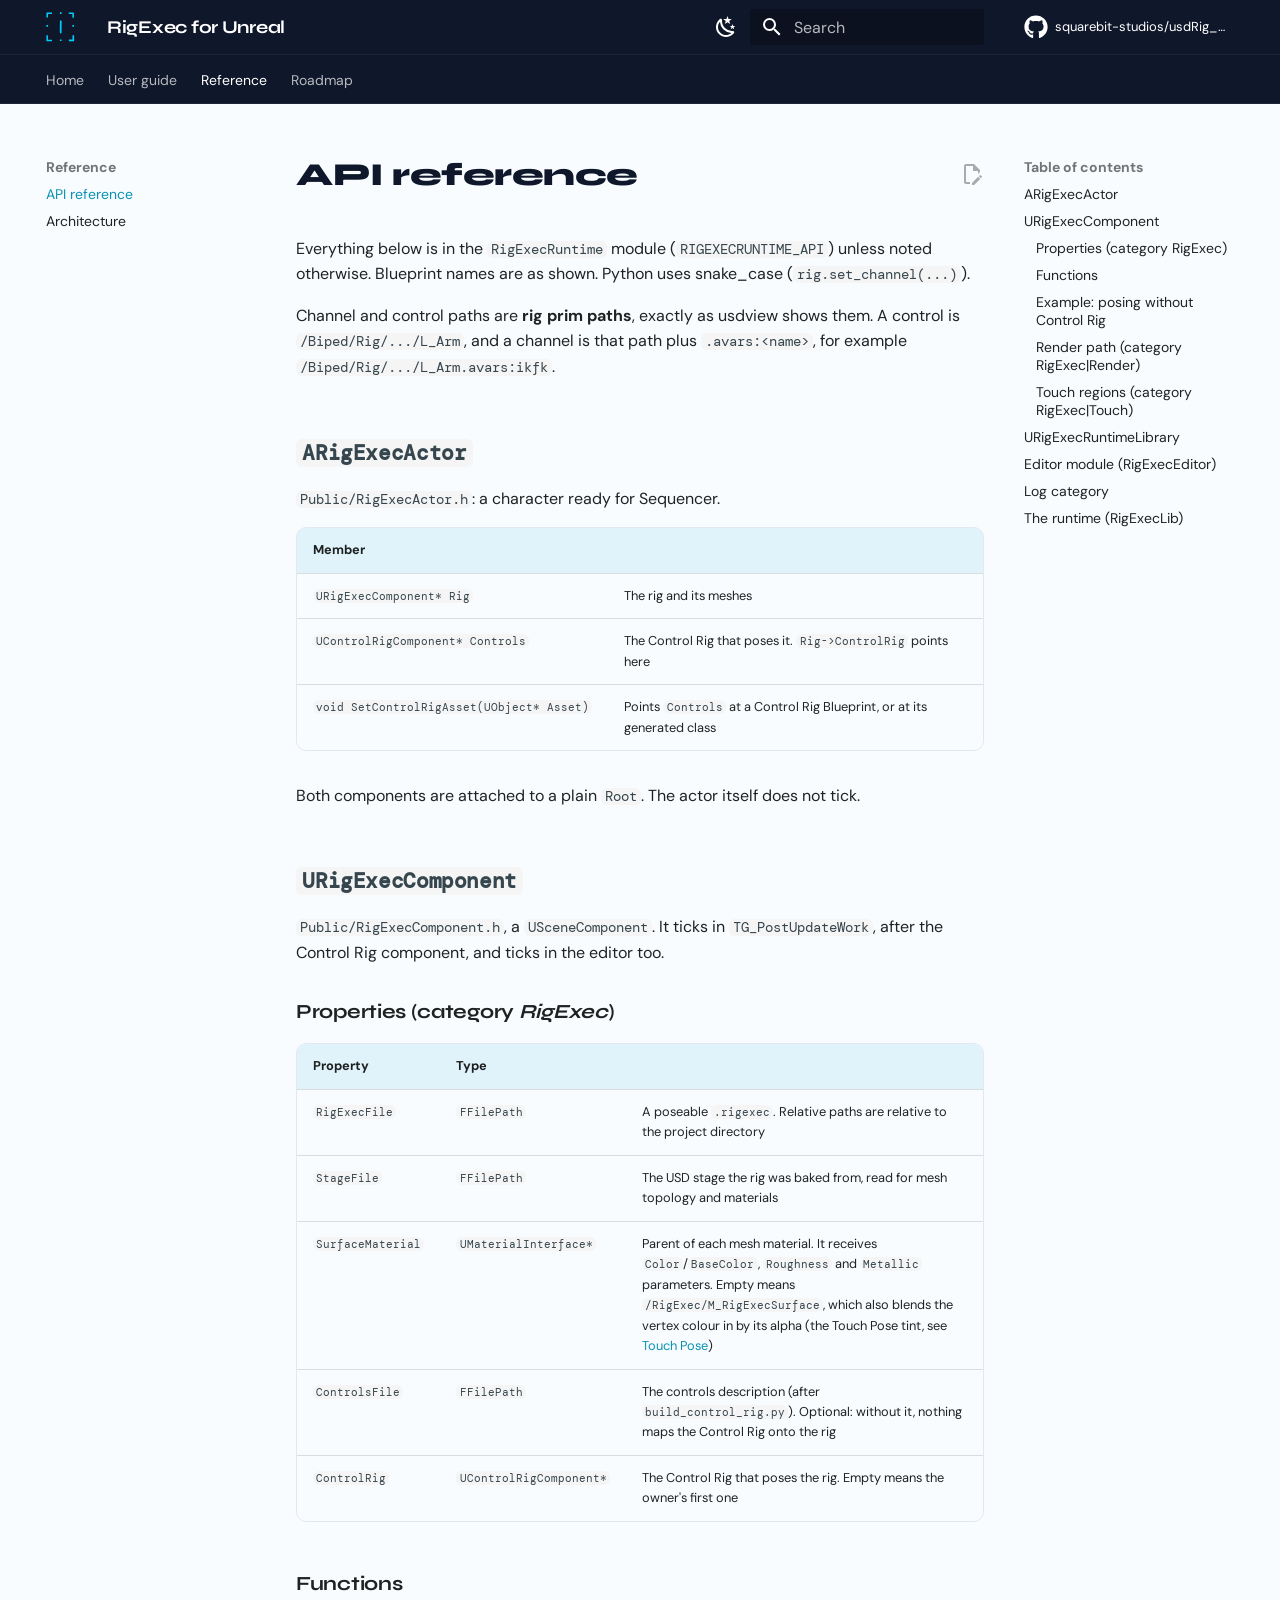
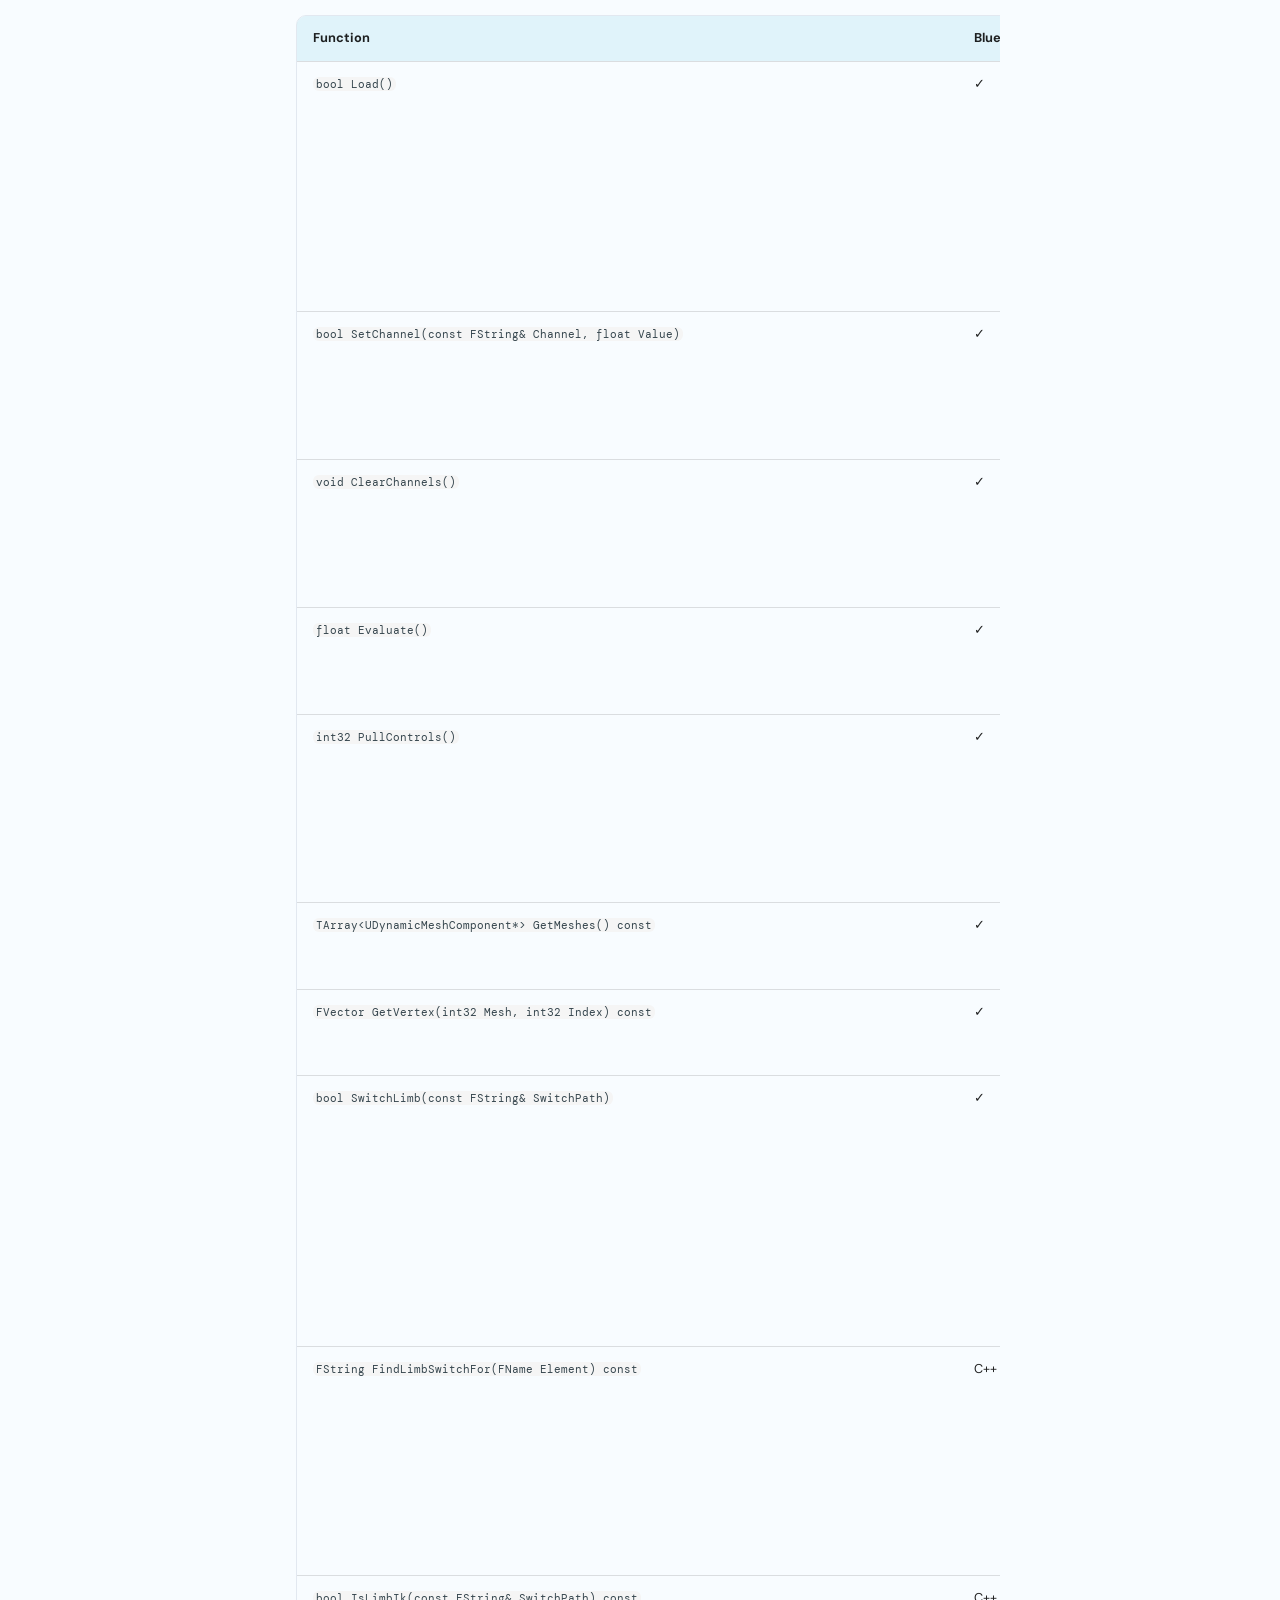
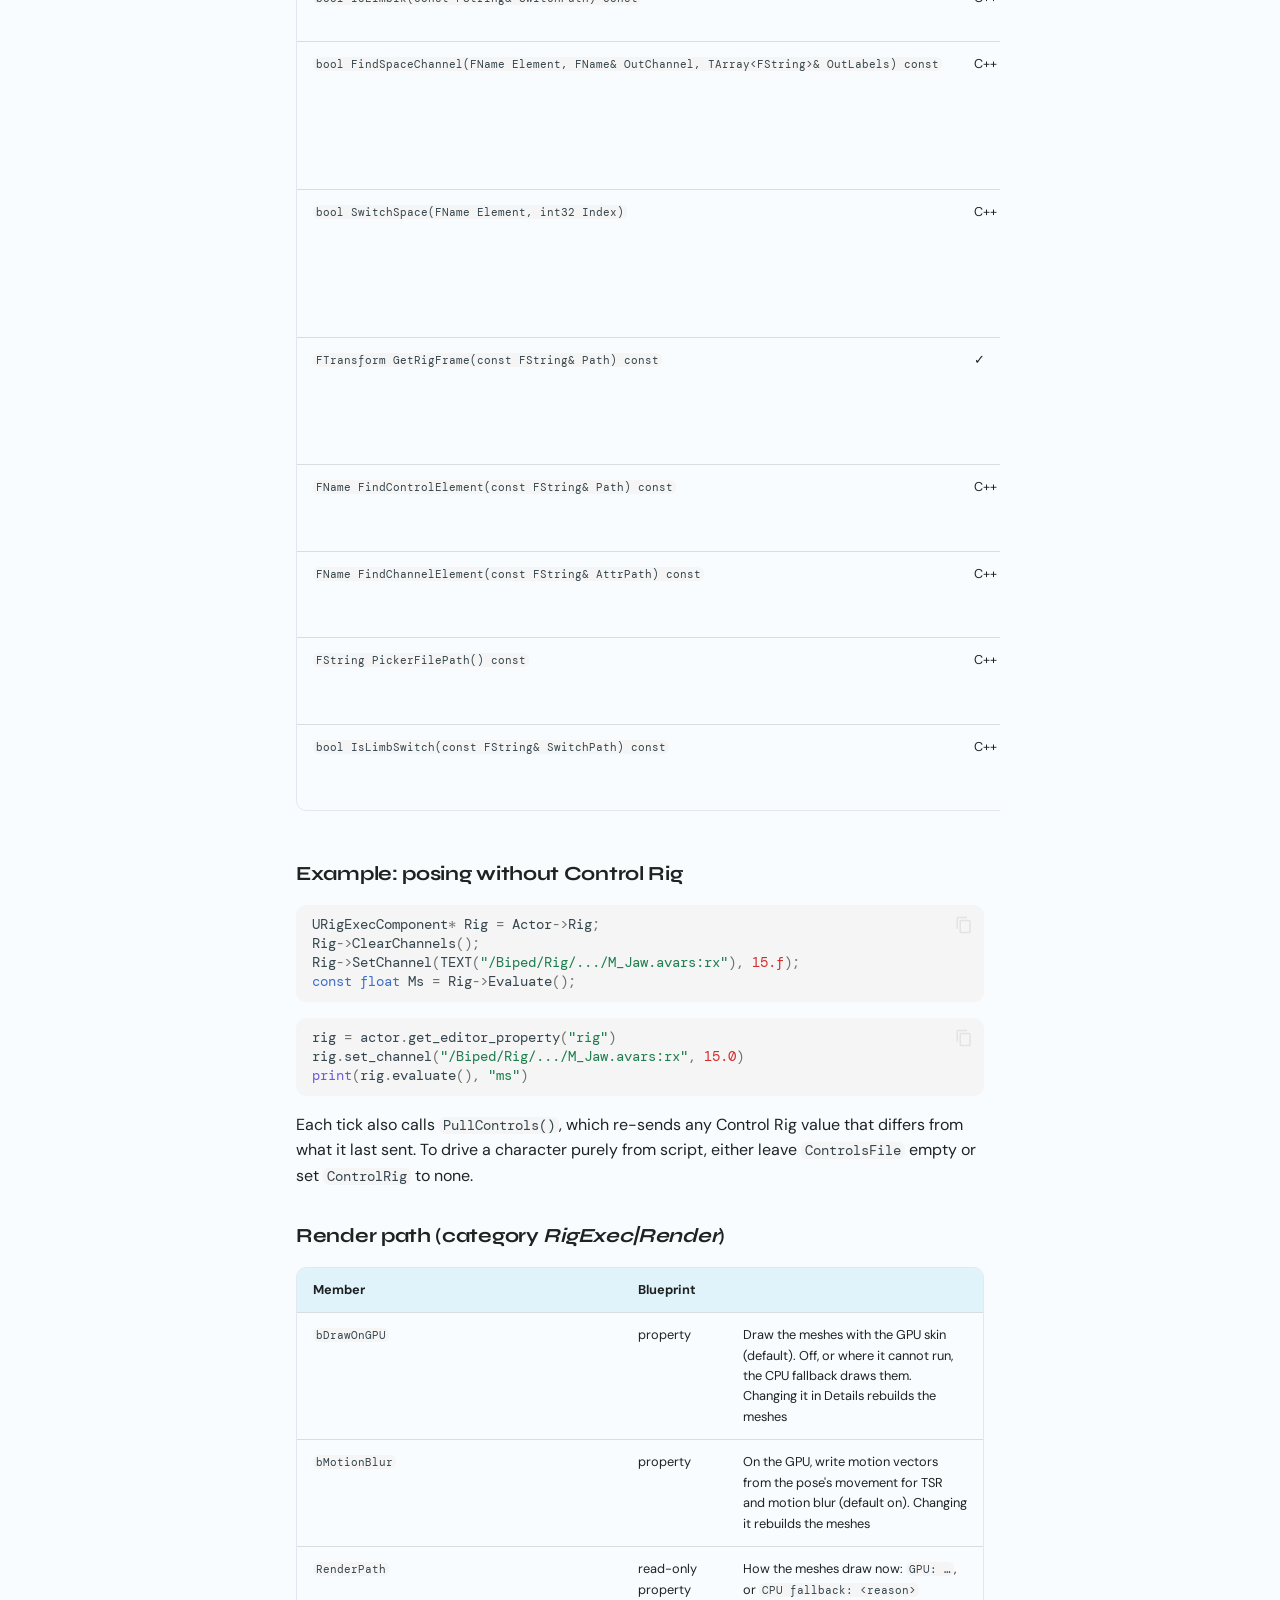
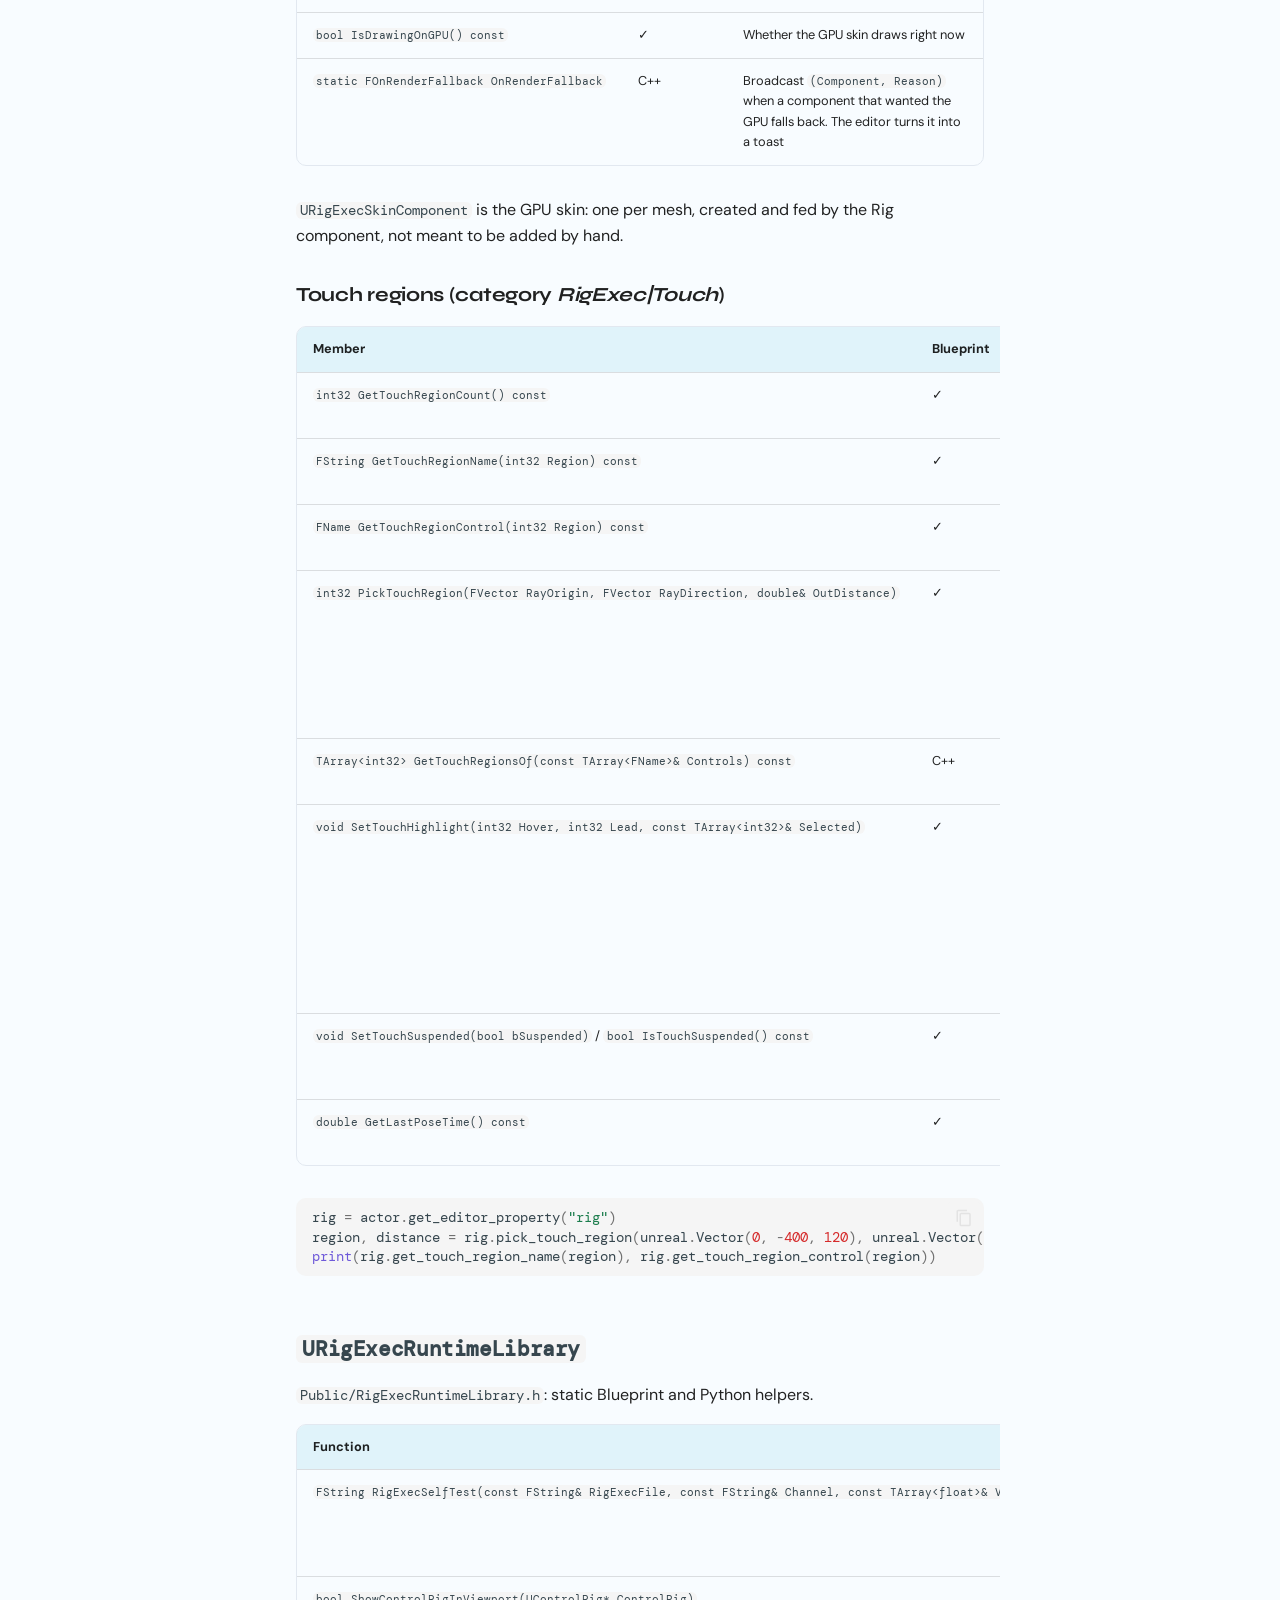
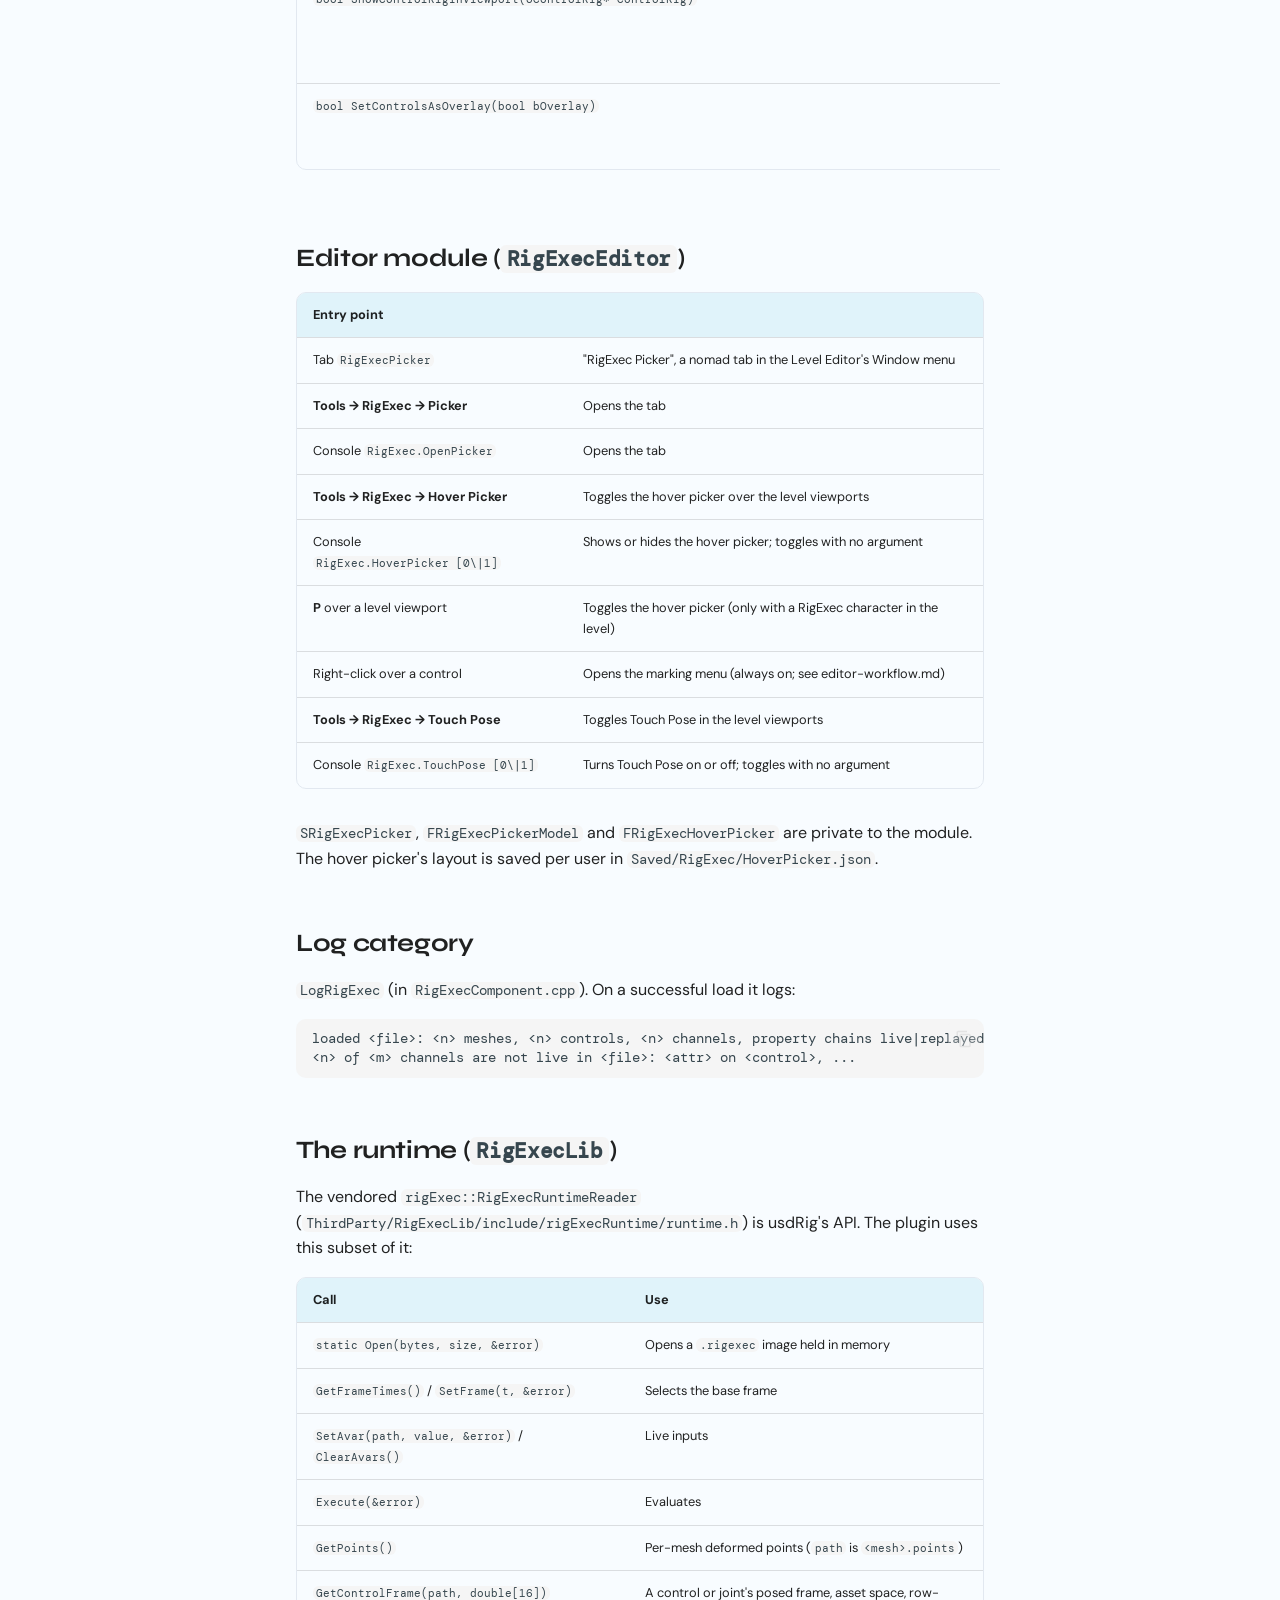
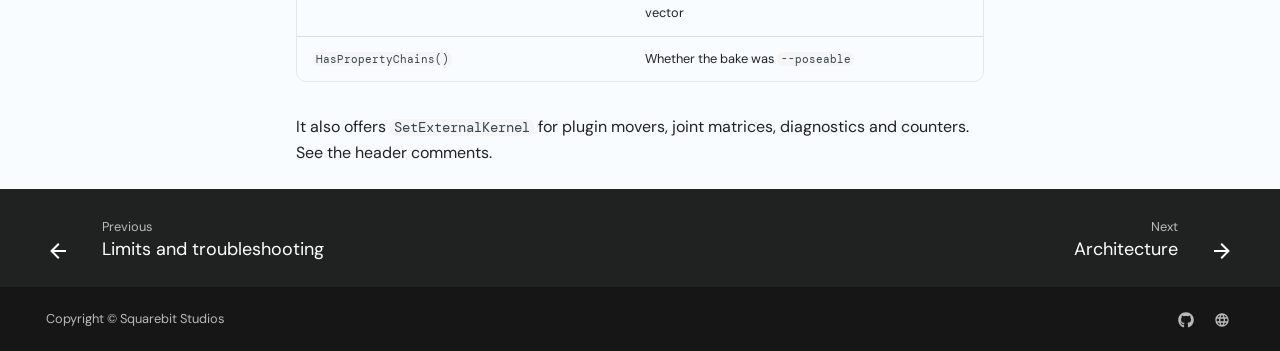
<file: api/index.html>
<!doctype html>
<html lang="en" class="no-js">
  <head>
    
      <meta charset="utf-8">
      <meta name="viewport" content="width=device-width,initial-scale=1">
      
        <meta name="description" content="Pose and animate usdRig (RigExec) characters in Unreal Engine 5.8 with Control Rig and Sequencer">
      
      
      
        <link rel="canonical" href="https://squarebit-studios.github.io/usdRig_unreal/api/">
      
      
        <link rel="prev" href="../troubleshooting/">
      
      
        <link rel="next" href="../architecture/">
      
      
        
      
      
      <link rel="icon" href="../assets/images/logo.svg">
      <meta name="generator" content="mkdocs-1.6.1, mkdocs-material-9.7.7">
    
    
      
        <title>API reference - RigExec for Unreal</title>
      
    
    
      <link rel="stylesheet" href="../assets/stylesheets/main.ec1eaa64.min.css">
      
        
        <link rel="stylesheet" href="../assets/stylesheets/palette.ab4e12ef.min.css">
      
      


    
    
      
    
    
      
        
        
        <link rel="preconnect" href="https://fonts.gstatic.com" crossorigin>
        <link rel="stylesheet" href="https://fonts.googleapis.com/css?family=DM+Sans:300,300i,400,400i,700,700i%7CDM+Mono:400,400i,700,700i&display=fallback">
        <style>:root{--md-text-font:"DM Sans";--md-code-font:"DM Mono"}</style>
      
    
    
      <link rel="stylesheet" href="../assets/stylesheets/extra.css">
    
    <script>__md_scope=new URL("..",location),__md_hash=e=>[...e].reduce(((e,_)=>(e<<5)-e+_.charCodeAt(0)),0),__md_get=(e,_=localStorage,t=__md_scope)=>JSON.parse(_.getItem(t.pathname+"."+e)),__md_set=(e,_,t=localStorage,a=__md_scope)=>{try{t.setItem(a.pathname+"."+e,JSON.stringify(_))}catch(e){}}</script>
    
      

    
    
  </head>
  
  
    
    
      
    
    
    
    
    <body dir="ltr" data-md-color-scheme="slate" data-md-color-primary="custom" data-md-color-accent="custom">
  
    
    <input class="md-toggle" data-md-toggle="drawer" type="checkbox" id="__drawer" autocomplete="off">
    <input class="md-toggle" data-md-toggle="search" type="checkbox" id="__search" autocomplete="off">
    <label class="md-overlay" for="__drawer"></label>
    <div data-md-component="skip">
      
        
        <a href="#api-reference" class="md-skip">
          Skip to content
        </a>
      
    </div>
    <div data-md-component="announce">
      
    </div>
    
    
      

<header class="md-header" data-md-component="header">
  <nav class="md-header__inner md-grid" aria-label="Header">
    <a href=".." title="RigExec for Unreal" class="md-header__button md-logo" aria-label="RigExec for Unreal" data-md-component="logo">
      
  <img src="../assets/images/logo.svg" alt="logo">

    </a>
    <label class="md-header__button md-icon" for="__drawer">
      
      <svg xmlns="http://www.w3.org/2000/svg" viewBox="0 0 24 24"><path d="M3 6h18v2H3zm0 5h18v2H3zm0 5h18v2H3z"/></svg>
    </label>
    <div class="md-header__title" data-md-component="header-title">
      <div class="md-header__ellipsis">
        <div class="md-header__topic">
          <span class="md-ellipsis">
            RigExec for Unreal
          </span>
        </div>
        <div class="md-header__topic" data-md-component="header-topic">
          <span class="md-ellipsis">
            
              API reference
            
          </span>
        </div>
      </div>
    </div>
    
      
        <form class="md-header__option" data-md-component="palette">
  
    
    
    
    <input class="md-option" data-md-color-media="(prefers-color-scheme: dark)" data-md-color-scheme="slate" data-md-color-primary="custom" data-md-color-accent="custom"  aria-label="Switch to light mode"  type="radio" name="__palette" id="__palette_0">
    
      <label class="md-header__button md-icon" title="Switch to light mode" for="__palette_1" hidden>
        <svg xmlns="http://www.w3.org/2000/svg" viewBox="0 0 24 24"><path d="M12 7a5 5 0 0 1 5 5 5 5 0 0 1-5 5 5 5 0 0 1-5-5 5 5 0 0 1 5-5m0 2a3 3 0 0 0-3 3 3 3 0 0 0 3 3 3 3 0 0 0 3-3 3 3 0 0 0-3-3m0-7 2.39 3.42C13.65 5.15 12.84 5 12 5s-1.65.15-2.39.42zM3.34 7l4.16-.35A7.2 7.2 0 0 0 5.94 8.5c-.44.74-.69 1.5-.83 2.29zm.02 10 1.76-3.77a7.131 7.131 0 0 0 2.38 4.14zM20.65 7l-1.77 3.79a7.02 7.02 0 0 0-2.38-4.15zm-.01 10-4.14.36c.59-.51 1.12-1.14 1.54-1.86.42-.73.69-1.5.83-2.29zM12 22l-2.41-3.44c.74.27 1.55.44 2.41.44.82 0 1.63-.17 2.37-.44z"/></svg>
      </label>
    
  
    
    
    
    <input class="md-option" data-md-color-media="(prefers-color-scheme: light)" data-md-color-scheme="default" data-md-color-primary="custom" data-md-color-accent="custom"  aria-label="Switch to dark mode"  type="radio" name="__palette" id="__palette_1">
    
      <label class="md-header__button md-icon" title="Switch to dark mode" for="__palette_0" hidden>
        <svg xmlns="http://www.w3.org/2000/svg" viewBox="0 0 24 24"><path d="m17.75 4.09-2.53 1.94.91 3.06-2.63-1.81-2.63 1.81.91-3.06-2.53-1.94L12.44 4l1.06-3 1.06 3zm3.5 6.91-1.64 1.25.59 1.98-1.7-1.17-1.7 1.17.59-1.98L15.75 11l2.06-.05L18.5 9l.69 1.95zm-2.28 4.95c.83-.08 1.72 1.1 1.19 1.85-.32.45-.66.87-1.08 1.27C15.17 23 8.84 23 4.94 19.07c-3.91-3.9-3.91-10.24 0-14.14.4-.4.82-.76 1.27-1.08.75-.53 1.93.36 1.85 1.19-.27 2.86.69 5.83 2.89 8.02a9.96 9.96 0 0 0 8.02 2.89m-1.64 2.02a12.08 12.08 0 0 1-7.8-3.47c-2.17-2.19-3.33-5-3.49-7.82-2.81 3.14-2.7 7.96.31 10.98 3.02 3.01 7.84 3.12 10.98.31"/></svg>
      </label>
    
  
</form>
      
    
    
      <script>var palette=__md_get("__palette");if(palette&&palette.color){if("(prefers-color-scheme)"===palette.color.media){var media=matchMedia("(prefers-color-scheme: light)"),input=document.querySelector(media.matches?"[data-md-color-media='(prefers-color-scheme: light)']":"[data-md-color-media='(prefers-color-scheme: dark)']");palette.color.media=input.getAttribute("data-md-color-media"),palette.color.scheme=input.getAttribute("data-md-color-scheme"),palette.color.primary=input.getAttribute("data-md-color-primary"),palette.color.accent=input.getAttribute("data-md-color-accent")}for(var[key,value]of Object.entries(palette.color))document.body.setAttribute("data-md-color-"+key,value)}</script>
    
    
    
      
      
        <label class="md-header__button md-icon" for="__search">
          
          <svg xmlns="http://www.w3.org/2000/svg" viewBox="0 0 24 24"><path d="M9.5 3A6.5 6.5 0 0 1 16 9.5c0 1.61-.59 3.09-1.56 4.23l.27.27h.79l5 5-1.5 1.5-5-5v-.79l-.27-.27A6.52 6.52 0 0 1 9.5 16 6.5 6.5 0 0 1 3 9.5 6.5 6.5 0 0 1 9.5 3m0 2C7 5 5 7 5 9.5S7 14 9.5 14 14 12 14 9.5 12 5 9.5 5"/></svg>
        </label>
        <div class="md-search" data-md-component="search" role="dialog">
  <label class="md-search__overlay" for="__search"></label>
  <div class="md-search__inner" role="search">
    <form class="md-search__form" name="search">
      <input type="text" class="md-search__input" name="query" aria-label="Search" placeholder="Search" autocapitalize="off" autocorrect="off" autocomplete="off" spellcheck="false" data-md-component="search-query" required>
      <label class="md-search__icon md-icon" for="__search">
        
        <svg xmlns="http://www.w3.org/2000/svg" viewBox="0 0 24 24"><path d="M9.5 3A6.5 6.5 0 0 1 16 9.5c0 1.61-.59 3.09-1.56 4.23l.27.27h.79l5 5-1.5 1.5-5-5v-.79l-.27-.27A6.52 6.52 0 0 1 9.5 16 6.5 6.5 0 0 1 3 9.5 6.5 6.5 0 0 1 9.5 3m0 2C7 5 5 7 5 9.5S7 14 9.5 14 14 12 14 9.5 12 5 9.5 5"/></svg>
        
        <svg xmlns="http://www.w3.org/2000/svg" viewBox="0 0 24 24"><path d="M20 11v2H8l5.5 5.5-1.42 1.42L4.16 12l7.92-7.92L13.5 5.5 8 11z"/></svg>
      </label>
      <nav class="md-search__options" aria-label="Search">
        
        <button type="reset" class="md-search__icon md-icon" title="Clear" aria-label="Clear" tabindex="-1">
          
          <svg xmlns="http://www.w3.org/2000/svg" viewBox="0 0 24 24"><path d="M19 6.41 17.59 5 12 10.59 6.41 5 5 6.41 10.59 12 5 17.59 6.41 19 12 13.41 17.59 19 19 17.59 13.41 12z"/></svg>
        </button>
      </nav>
      
        <div class="md-search__suggest" data-md-component="search-suggest"></div>
      
    </form>
    <div class="md-search__output">
      <div class="md-search__scrollwrap" tabindex="0" data-md-scrollfix>
        <div class="md-search-result" data-md-component="search-result">
          <div class="md-search-result__meta">
            Initializing search
          </div>
          <ol class="md-search-result__list" role="presentation"></ol>
        </div>
      </div>
    </div>
  </div>
</div>
      
    
    
      <div class="md-header__source">
        <a href="https://github.com/squarebit-studios/usdRig_unreal" title="Go to repository" class="md-source" data-md-component="source">
  <div class="md-source__icon md-icon">
    
    <svg xmlns="http://www.w3.org/2000/svg" viewBox="0 0 512 512"><!--! Font Awesome Free 7.1.0 by @fontawesome - https://fontawesome.com License - https://fontawesome.com/license/free (Icons: CC BY 4.0, Fonts: SIL OFL 1.1, Code: MIT License) Copyright 2025 Fonticons, Inc.--><path d="M173.9 397.4c0 2-2.3 3.6-5.2 3.6-3.3.3-5.6-1.3-5.6-3.6 0-2 2.3-3.6 5.2-3.6 3-.3 5.6 1.3 5.6 3.6m-31.1-4.5c-.7 2 1.3 4.3 4.3 4.9 2.6 1 5.6 0 6.2-2s-1.3-4.3-4.3-5.2c-2.6-.7-5.5.3-6.2 2.3m44.2-1.7c-2.9.7-4.9 2.6-4.6 4.9.3 2 2.9 3.3 5.9 2.6 2.9-.7 4.9-2.6 4.6-4.6-.3-1.9-3-3.2-5.9-2.9M252.8 8C114.1 8 8 113.3 8 252c0 110.9 69.8 205.8 169.5 239.2 12.8 2.3 17.3-5.6 17.3-12.1 0-6.2-.3-40.4-.3-61.4 0 0-70 15-84.7-29.8 0 0-11.4-29.1-27.8-36.6 0 0-22.9-15.7 1.6-15.4 0 0 24.9 2 38.6 25.8 21.9 38.6 58.6 27.5 72.9 20.9 2.3-16 8.8-27.1 16-33.7-55.9-6.2-112.3-14.3-112.3-110.5 0-27.5 7.6-41.3 23.6-58.9-2.6-6.5-11.1-33.3 2.6-67.9 20.9-6.5 69 27 69 27 20-5.6 41.5-8.5 62.8-8.5s42.8 2.9 62.8 8.5c0 0 48.1-33.6 69-27 13.7 34.7 5.2 61.4 2.6 67.9 16 17.7 25.8 31.5 25.8 58.9 0 96.5-58.9 104.2-114.8 110.5 9.2 7.9 17 22.9 17 46.4 0 33.7-.3 75.4-.3 83.6 0 6.5 4.6 14.4 17.3 12.1C436.2 457.8 504 362.9 504 252 504 113.3 391.5 8 252.8 8M105.2 352.9c-1.3 1-1 3.3.7 5.2 1.6 1.6 3.9 2.3 5.2 1 1.3-1 1-3.3-.7-5.2-1.6-1.6-3.9-2.3-5.2-1m-10.8-8.1c-.7 1.3.3 2.9 2.3 3.9 1.6 1 3.6.7 4.3-.7.7-1.3-.3-2.9-2.3-3.9-2-.6-3.6-.3-4.3.7m32.4 35.6c-1.6 1.3-1 4.3 1.3 6.2 2.3 2.3 5.2 2.6 6.5 1 1.3-1.3.7-4.3-1.3-6.2-2.2-2.3-5.2-2.6-6.5-1m-11.4-14.7c-1.6 1-1.6 3.6 0 5.9s4.3 3.3 5.6 2.3c1.6-1.3 1.6-3.9 0-6.2-1.4-2.3-4-3.3-5.6-2"/></svg>
  </div>
  <div class="md-source__repository">
    squarebit-studios/usdRig_unreal
  </div>
</a>
      </div>
    
  </nav>
  
</header>
    
    <div class="md-container" data-md-component="container">
      
      
        
          
            
<nav class="md-tabs" aria-label="Tabs" data-md-component="tabs">
  <div class="md-grid">
    <ul class="md-tabs__list">
      
        
  
  
  
  
    <li class="md-tabs__item">
      <a href=".." class="md-tabs__link">
        
  
  
    
  
  Home

      </a>
    </li>
  

      
        
  
  
  
  
    
    
      <li class="md-tabs__item">
        <a href="../building/" class="md-tabs__link">
          
  
  
  User guide

        </a>
      </li>
    
  

      
        
  
  
  
    
  
  
    
    
      <li class="md-tabs__item md-tabs__item--active">
        <a href="./" class="md-tabs__link">
          
  
  
  Reference

        </a>
      </li>
    
  

      
        
  
  
  
  
    
    
      <li class="md-tabs__item">
        <a href="../plans/touchpose-remaining/" class="md-tabs__link">
          
  
  
  Roadmap

        </a>
      </li>
    
  

      
    </ul>
  </div>
</nav>
          
        
      
      <main class="md-main" data-md-component="main">
        <div class="md-main__inner md-grid">
          
            
              
              <div class="md-sidebar md-sidebar--primary" data-md-component="sidebar" data-md-type="navigation" >
                <div class="md-sidebar__scrollwrap">
                  <div class="md-sidebar__inner">
                    


  


<nav class="md-nav md-nav--primary md-nav--lifted" aria-label="Navigation" data-md-level="0">
  <label class="md-nav__title" for="__drawer">
    <a href=".." title="RigExec for Unreal" class="md-nav__button md-logo" aria-label="RigExec for Unreal" data-md-component="logo">
      
  <img src="../assets/images/logo.svg" alt="logo">

    </a>
    RigExec for Unreal
  </label>
  
    <div class="md-nav__source">
      <a href="https://github.com/squarebit-studios/usdRig_unreal" title="Go to repository" class="md-source" data-md-component="source">
  <div class="md-source__icon md-icon">
    
    <svg xmlns="http://www.w3.org/2000/svg" viewBox="0 0 512 512"><!--! Font Awesome Free 7.1.0 by @fontawesome - https://fontawesome.com License - https://fontawesome.com/license/free (Icons: CC BY 4.0, Fonts: SIL OFL 1.1, Code: MIT License) Copyright 2025 Fonticons, Inc.--><path d="M173.9 397.4c0 2-2.3 3.6-5.2 3.6-3.3.3-5.6-1.3-5.6-3.6 0-2 2.3-3.6 5.2-3.6 3-.3 5.6 1.3 5.6 3.6m-31.1-4.5c-.7 2 1.3 4.3 4.3 4.9 2.6 1 5.6 0 6.2-2s-1.3-4.3-4.3-5.2c-2.6-.7-5.5.3-6.2 2.3m44.2-1.7c-2.9.7-4.9 2.6-4.6 4.9.3 2 2.9 3.3 5.9 2.6 2.9-.7 4.9-2.6 4.6-4.6-.3-1.9-3-3.2-5.9-2.9M252.8 8C114.1 8 8 113.3 8 252c0 110.9 69.8 205.8 169.5 239.2 12.8 2.3 17.3-5.6 17.3-12.1 0-6.2-.3-40.4-.3-61.4 0 0-70 15-84.7-29.8 0 0-11.4-29.1-27.8-36.6 0 0-22.9-15.7 1.6-15.4 0 0 24.9 2 38.6 25.8 21.9 38.6 58.6 27.5 72.9 20.9 2.3-16 8.8-27.1 16-33.7-55.9-6.2-112.3-14.3-112.3-110.5 0-27.5 7.6-41.3 23.6-58.9-2.6-6.5-11.1-33.3 2.6-67.9 20.9-6.5 69 27 69 27 20-5.6 41.5-8.5 62.8-8.5s42.8 2.9 62.8 8.5c0 0 48.1-33.6 69-27 13.7 34.7 5.2 61.4 2.6 67.9 16 17.7 25.8 31.5 25.8 58.9 0 96.5-58.9 104.2-114.8 110.5 9.2 7.9 17 22.9 17 46.4 0 33.7-.3 75.4-.3 83.6 0 6.5 4.6 14.4 17.3 12.1C436.2 457.8 504 362.9 504 252 504 113.3 391.5 8 252.8 8M105.2 352.9c-1.3 1-1 3.3.7 5.2 1.6 1.6 3.9 2.3 5.2 1 1.3-1 1-3.3-.7-5.2-1.6-1.6-3.9-2.3-5.2-1m-10.8-8.1c-.7 1.3.3 2.9 2.3 3.9 1.6 1 3.6.7 4.3-.7.7-1.3-.3-2.9-2.3-3.9-2-.6-3.6-.3-4.3.7m32.4 35.6c-1.6 1.3-1 4.3 1.3 6.2 2.3 2.3 5.2 2.6 6.5 1 1.3-1.3.7-4.3-1.3-6.2-2.2-2.3-5.2-2.6-6.5-1m-11.4-14.7c-1.6 1-1.6 3.6 0 5.9s4.3 3.3 5.6 2.3c1.6-1.3 1.6-3.9 0-6.2-1.4-2.3-4-3.3-5.6-2"/></svg>
  </div>
  <div class="md-source__repository">
    squarebit-studios/usdRig_unreal
  </div>
</a>
    </div>
  
  <ul class="md-nav__list" data-md-scrollfix>
    
      
      
  
  
  
  
    <li class="md-nav__item">
      <a href=".." class="md-nav__link">
        
  
  
  <span class="md-ellipsis">
    
  
    Home
  

    
  </span>
  
  

      </a>
    </li>
  

    
      
      
  
  
  
  
    
    
    
    
      
      
        
      
    
    
    <li class="md-nav__item md-nav__item--nested">
      
        
        
          
        
        <input class="md-nav__toggle md-toggle md-toggle--indeterminate" type="checkbox" id="__nav_2" >
        
          
          <label class="md-nav__link" for="__nav_2" id="__nav_2_label" tabindex="0">
            
  
  
  <span class="md-ellipsis">
    
  
    User guide
  

    
  </span>
  
  

            <span class="md-nav__icon md-icon"></span>
          </label>
        
        <nav class="md-nav" data-md-level="1" aria-labelledby="__nav_2_label" aria-expanded="false">
          <label class="md-nav__title" for="__nav_2">
            <span class="md-nav__icon md-icon"></span>
            
  
    User guide
  

          </label>
          <ul class="md-nav__list" data-md-scrollfix>
            
              
                
  
  
  
  
    <li class="md-nav__item">
      <a href="../building/" class="md-nav__link">
        
  
  
  <span class="md-ellipsis">
    
  
    Building and installing
  

    
  </span>
  
  

      </a>
    </li>
  

              
            
              
                
  
  
  
  
    <li class="md-nav__item">
      <a href="../rig-preparation/" class="md-nav__link">
        
  
  
  <span class="md-ellipsis">
    
  
    Preparing a rig
  

    
  </span>
  
  

      </a>
    </li>
  

              
            
              
                
  
  
  
  
    <li class="md-nav__item">
      <a href="../editor-workflow/" class="md-nav__link">
        
  
  
  <span class="md-ellipsis">
    
  
    Working in the editor
  

    
  </span>
  
  

      </a>
    </li>
  

              
            
              
                
  
  
  
  
    <li class="md-nav__item">
      <a href="../troubleshooting/" class="md-nav__link">
        
  
  
  <span class="md-ellipsis">
    
  
    Limits and troubleshooting
  

    
  </span>
  
  

      </a>
    </li>
  

              
            
          </ul>
        </nav>
      
    </li>
  

    
      
      
  
  
    
  
  
  
    
    
    
    
      
        
        
      
      
        
      
    
    
    <li class="md-nav__item md-nav__item--active md-nav__item--section md-nav__item--nested">
      
        
        
        <input class="md-nav__toggle md-toggle " type="checkbox" id="__nav_3" checked>
        
          
          <label class="md-nav__link" for="__nav_3" id="__nav_3_label" tabindex="">
            
  
  
  <span class="md-ellipsis">
    
  
    Reference
  

    
  </span>
  
  

            <span class="md-nav__icon md-icon"></span>
          </label>
        
        <nav class="md-nav" data-md-level="1" aria-labelledby="__nav_3_label" aria-expanded="true">
          <label class="md-nav__title" for="__nav_3">
            <span class="md-nav__icon md-icon"></span>
            
  
    Reference
  

          </label>
          <ul class="md-nav__list" data-md-scrollfix>
            
              
                
  
  
    
  
  
  
    <li class="md-nav__item md-nav__item--active">
      
      <input class="md-nav__toggle md-toggle" type="checkbox" id="__toc">
      
      
        
      
      
        <label class="md-nav__link md-nav__link--active" for="__toc">
          
  
  
  <span class="md-ellipsis">
    
  
    API reference
  

    
  </span>
  
  

          <span class="md-nav__icon md-icon"></span>
        </label>
      
      <a href="./" class="md-nav__link md-nav__link--active">
        
  
  
  <span class="md-ellipsis">
    
  
    API reference
  

    
  </span>
  
  

      </a>
      
        

<nav class="md-nav md-nav--secondary" aria-label="Table of contents">
  
  
  
    
  
  
    <label class="md-nav__title" for="__toc">
      <span class="md-nav__icon md-icon"></span>
      Table of contents
    </label>
    <ul class="md-nav__list" data-md-component="toc" data-md-scrollfix>
      
        <li class="md-nav__item">
  <a href="#arigexecactor" class="md-nav__link">
    <span class="md-ellipsis">
      
        ARigExecActor
      
    </span>
  </a>
  
</li>
      
        <li class="md-nav__item">
  <a href="#urigexeccomponent" class="md-nav__link">
    <span class="md-ellipsis">
      
        URigExecComponent
      
    </span>
  </a>
  
    <nav class="md-nav" aria-label="URigExecComponent">
      <ul class="md-nav__list">
        
          <li class="md-nav__item">
  <a href="#properties-category-rigexec" class="md-nav__link">
    <span class="md-ellipsis">
      
        Properties (category RigExec)
      
    </span>
  </a>
  
</li>
        
          <li class="md-nav__item">
  <a href="#functions" class="md-nav__link">
    <span class="md-ellipsis">
      
        Functions
      
    </span>
  </a>
  
</li>
        
          <li class="md-nav__item">
  <a href="#example-posing-without-control-rig" class="md-nav__link">
    <span class="md-ellipsis">
      
        Example: posing without Control Rig
      
    </span>
  </a>
  
</li>
        
          <li class="md-nav__item">
  <a href="#render-path-category-rigexecrender" class="md-nav__link">
    <span class="md-ellipsis">
      
        Render path (category RigExec|Render)
      
    </span>
  </a>
  
</li>
        
          <li class="md-nav__item">
  <a href="#touch-regions-category-rigexectouch" class="md-nav__link">
    <span class="md-ellipsis">
      
        Touch regions (category RigExec|Touch)
      
    </span>
  </a>
  
</li>
        
      </ul>
    </nav>
  
</li>
      
        <li class="md-nav__item">
  <a href="#urigexecruntimelibrary" class="md-nav__link">
    <span class="md-ellipsis">
      
        URigExecRuntimeLibrary
      
    </span>
  </a>
  
</li>
      
        <li class="md-nav__item">
  <a href="#editor-module-rigexeceditor" class="md-nav__link">
    <span class="md-ellipsis">
      
        Editor module (RigExecEditor)
      
    </span>
  </a>
  
</li>
      
        <li class="md-nav__item">
  <a href="#log-category" class="md-nav__link">
    <span class="md-ellipsis">
      
        Log category
      
    </span>
  </a>
  
</li>
      
        <li class="md-nav__item">
  <a href="#the-runtime-rigexeclib" class="md-nav__link">
    <span class="md-ellipsis">
      
        The runtime (RigExecLib)
      
    </span>
  </a>
  
</li>
      
    </ul>
  
</nav>
      
    </li>
  

              
            
              
                
  
  
  
  
    <li class="md-nav__item">
      <a href="../architecture/" class="md-nav__link">
        
  
  
  <span class="md-ellipsis">
    
  
    Architecture
  

    
  </span>
  
  

      </a>
    </li>
  

              
            
          </ul>
        </nav>
      
    </li>
  

    
      
      
  
  
  
  
    
    
    
    
      
      
        
      
    
    
    <li class="md-nav__item md-nav__item--nested">
      
        
        
          
        
        <input class="md-nav__toggle md-toggle md-toggle--indeterminate" type="checkbox" id="__nav_4" >
        
          
          <label class="md-nav__link" for="__nav_4" id="__nav_4_label" tabindex="0">
            
  
  
  <span class="md-ellipsis">
    
  
    Roadmap
  

    
  </span>
  
  

            <span class="md-nav__icon md-icon"></span>
          </label>
        
        <nav class="md-nav" data-md-level="1" aria-labelledby="__nav_4_label" aria-expanded="false">
          <label class="md-nav__title" for="__nav_4">
            <span class="md-nav__icon md-icon"></span>
            
  
    Roadmap
  

          </label>
          <ul class="md-nav__list" data-md-scrollfix>
            
              
                
  
  
  
  
    <li class="md-nav__item">
      <a href="../plans/touchpose-remaining/" class="md-nav__link">
        
  
  
  <span class="md-ellipsis">
    
  
    Touch Pose: remaining work
  

    
  </span>
  
  

      </a>
    </li>
  

              
            
          </ul>
        </nav>
      
    </li>
  

    
  </ul>
</nav>
                  </div>
                </div>
              </div>
            
            
              
              <div class="md-sidebar md-sidebar--secondary" data-md-component="sidebar" data-md-type="toc" >
                <div class="md-sidebar__scrollwrap">
                  <div class="md-sidebar__inner">
                    

<nav class="md-nav md-nav--secondary" aria-label="Table of contents">
  
  
  
    
  
  
    <label class="md-nav__title" for="__toc">
      <span class="md-nav__icon md-icon"></span>
      Table of contents
    </label>
    <ul class="md-nav__list" data-md-component="toc" data-md-scrollfix>
      
        <li class="md-nav__item">
  <a href="#arigexecactor" class="md-nav__link">
    <span class="md-ellipsis">
      
        ARigExecActor
      
    </span>
  </a>
  
</li>
      
        <li class="md-nav__item">
  <a href="#urigexeccomponent" class="md-nav__link">
    <span class="md-ellipsis">
      
        URigExecComponent
      
    </span>
  </a>
  
    <nav class="md-nav" aria-label="URigExecComponent">
      <ul class="md-nav__list">
        
          <li class="md-nav__item">
  <a href="#properties-category-rigexec" class="md-nav__link">
    <span class="md-ellipsis">
      
        Properties (category RigExec)
      
    </span>
  </a>
  
</li>
        
          <li class="md-nav__item">
  <a href="#functions" class="md-nav__link">
    <span class="md-ellipsis">
      
        Functions
      
    </span>
  </a>
  
</li>
        
          <li class="md-nav__item">
  <a href="#example-posing-without-control-rig" class="md-nav__link">
    <span class="md-ellipsis">
      
        Example: posing without Control Rig
      
    </span>
  </a>
  
</li>
        
          <li class="md-nav__item">
  <a href="#render-path-category-rigexecrender" class="md-nav__link">
    <span class="md-ellipsis">
      
        Render path (category RigExec|Render)
      
    </span>
  </a>
  
</li>
        
          <li class="md-nav__item">
  <a href="#touch-regions-category-rigexectouch" class="md-nav__link">
    <span class="md-ellipsis">
      
        Touch regions (category RigExec|Touch)
      
    </span>
  </a>
  
</li>
        
      </ul>
    </nav>
  
</li>
      
        <li class="md-nav__item">
  <a href="#urigexecruntimelibrary" class="md-nav__link">
    <span class="md-ellipsis">
      
        URigExecRuntimeLibrary
      
    </span>
  </a>
  
</li>
      
        <li class="md-nav__item">
  <a href="#editor-module-rigexeceditor" class="md-nav__link">
    <span class="md-ellipsis">
      
        Editor module (RigExecEditor)
      
    </span>
  </a>
  
</li>
      
        <li class="md-nav__item">
  <a href="#log-category" class="md-nav__link">
    <span class="md-ellipsis">
      
        Log category
      
    </span>
  </a>
  
</li>
      
        <li class="md-nav__item">
  <a href="#the-runtime-rigexeclib" class="md-nav__link">
    <span class="md-ellipsis">
      
        The runtime (RigExecLib)
      
    </span>
  </a>
  
</li>
      
    </ul>
  
</nav>
                  </div>
                </div>
              </div>
            
          
          
            <div class="md-content" data-md-component="content">
              
              <article class="md-content__inner md-typeset">
                
                  


  
    <a href="https://github.com/squarebit-studios/usdRig_unreal/edit/main/docs/api.md" title="Edit this page" class="md-content__button md-icon" rel="edit">
      
      <svg xmlns="http://www.w3.org/2000/svg" viewBox="0 0 24 24"><path d="M10 20H6V4h7v5h5v3.1l2-2V8l-6-6H6c-1.1 0-2 .9-2 2v16c0 1.1.9 2 2 2h4zm10.2-7c.1 0 .3.1.4.2l1.3 1.3c.2.2.2.6 0 .8l-1 1-2.1-2.1 1-1c.1-.1.2-.2.4-.2m0 3.9L14.1 23H12v-2.1l6.1-6.1z"/></svg>
    </a>
  
  


<h1 id="api-reference">API reference<a class="headerlink" href="#api-reference" title="Permanent link">&para;</a></h1>
<p>Everything below is in the <code>RigExecRuntime</code> module (<code>RIGEXECRUNTIME_API</code>)
unless noted otherwise. Blueprint names are as shown. Python uses
snake_case (<code>rig.set_channel(...)</code>).</p>
<p>Channel and control paths are <strong>rig prim paths</strong>, exactly as usdview shows
them. A control is <code>/Biped/Rig/.../L_Arm</code>, and a channel is that path plus
<code>.avars:&lt;name&gt;</code>, for example <code>/Biped/Rig/.../L_Arm.avars:ikfk</code>.</p>
<h2 id="arigexecactor"><code>ARigExecActor</code><a class="headerlink" href="#arigexecactor" title="Permanent link">&para;</a></h2>
<p><code>Public/RigExecActor.h</code>: a character ready for Sequencer.</p>
<table>
<thead>
<tr>
<th>Member</th>
<th></th>
</tr>
</thead>
<tbody>
<tr>
<td><code>URigExecComponent* Rig</code></td>
<td>The rig and its meshes</td>
</tr>
<tr>
<td><code>UControlRigComponent* Controls</code></td>
<td>The Control Rig that poses it. <code>Rig-&gt;ControlRig</code> points here</td>
</tr>
<tr>
<td><code>void SetControlRigAsset(UObject* Asset)</code></td>
<td>Points <code>Controls</code> at a Control Rig Blueprint, or at its generated class</td>
</tr>
</tbody>
</table>
<p>Both components are attached to a plain <code>Root</code>. The actor itself does not
tick.</p>
<h2 id="urigexeccomponent"><code>URigExecComponent</code><a class="headerlink" href="#urigexeccomponent" title="Permanent link">&para;</a></h2>
<p><code>Public/RigExecComponent.h</code>, a <code>USceneComponent</code>. It ticks in
<code>TG_PostUpdateWork</code>, after the Control Rig component, and ticks in the
editor too.</p>
<h3 id="properties-category-rigexec">Properties (category <em>RigExec</em>)<a class="headerlink" href="#properties-category-rigexec" title="Permanent link">&para;</a></h3>
<table>
<thead>
<tr>
<th>Property</th>
<th>Type</th>
<th></th>
</tr>
</thead>
<tbody>
<tr>
<td><code>RigExecFile</code></td>
<td><code>FFilePath</code></td>
<td>A poseable <code>.rigexec</code>. Relative paths are relative to the project directory</td>
</tr>
<tr>
<td><code>StageFile</code></td>
<td><code>FFilePath</code></td>
<td>The USD stage the rig was baked from, read for mesh topology and materials</td>
</tr>
<tr>
<td><code>SurfaceMaterial</code></td>
<td><code>UMaterialInterface*</code></td>
<td>Parent of each mesh material. It receives <code>Color</code>/<code>BaseColor</code>, <code>Roughness</code> and <code>Metallic</code> parameters. Empty means <code>/RigExec/M_RigExecSurface</code>, which also blends the vertex colour in by its alpha (the Touch Pose tint, see <a href="../editor-workflow/#touch-pose">Touch Pose</a>)</td>
</tr>
<tr>
<td><code>ControlsFile</code></td>
<td><code>FFilePath</code></td>
<td>The controls description (after <code>build_control_rig.py</code>). Optional: without it, nothing maps the Control Rig onto the rig</td>
</tr>
<tr>
<td><code>ControlRig</code></td>
<td><code>UControlRigComponent*</code></td>
<td>The Control Rig that poses the rig. Empty means the owner's first one</td>
</tr>
</tbody>
</table>
<h3 id="functions">Functions<a class="headerlink" href="#functions" title="Permanent link">&para;</a></h3>
<table>
<thead>
<tr>
<th>Function</th>
<th>Blueprint</th>
<th></th>
</tr>
</thead>
<tbody>
<tr>
<td><code>bool Load()</code></td>
<td>✓</td>
<td>Opens the rig, runs its first frame, builds the meshes from the stage and reads the controls. Returns false, with the reason logged to <code>LogRigExec</code>, on failure. Called from <code>OnRegister</code> when both file paths are set</td>
</tr>
<tr>
<td><code>bool SetChannel(const FString&amp; Channel, float Value)</code></td>
<td>✓</td>
<td>Sets one avar by path. It takes effect at the next <code>Evaluate</code>. Returns false (with a warning) when the runtime refuses it</td>
</tr>
<tr>
<td><code>void ClearChannels()</code></td>
<td>✓</td>
<td>Drops every avar that was set, back to the baked pose, and resets the cached control values so the next pull resends them</td>
</tr>
<tr>
<td><code>float Evaluate()</code></td>
<td>✓</td>
<td>Runs the rig and moves the meshes. Returns milliseconds, or negative on failure</td>
</tr>
<tr>
<td><code>int32 PullControls()</code></td>
<td>✓</td>
<td>Reads the Control Rig into avars and evaluates if anything moved, then re-places the control offsets. Returns the number of avars that changed. Called every tick</td>
</tr>
<tr>
<td><code>TArray&lt;UDynamicMeshComponent*&gt; GetMeshes() const</code></td>
<td>✓</td>
<td>The meshes <code>Load</code> built, in the rig's mesh order</td>
</tr>
<tr>
<td><code>FVector GetVertex(int32 Mesh, int32 Index) const</code></td>
<td>✓</td>
<td>A vertex as last placed, in Unreal space (for tests)</td>
</tr>
<tr>
<td><code>bool SwitchLimb(const FString&amp; SwitchPath)</code></td>
<td>✓</td>
<td>Hands the limb switched by <code>SwitchPath</code> (<code>….avars:ikfk</code>) to its other half without moving it, then flips the switch. It writes through the Control Rig with undo, so wrap it in a transaction. Returns false if there is no such limb</td>
</tr>
<tr>
<td><code>FString FindLimbSwitchFor(FName Element) const</code></td>
<td>C++</td>
<td>The switch (<code>….avars:ikfk</code>) of the limb a Control Rig control belongs to: the switch's control, an FK or IK control, the pole, or anything under the IK control. Empty when it is on no limb</td>
</tr>
<tr>
<td><code>bool IsLimbIk(const FString&amp; SwitchPath) const</code></td>
<td>C++</td>
<td>Whether that limb is on its IK half now</td>
</tr>
<tr>
<td><code>bool FindSpaceChannel(FName Element, FName&amp; OutChannel, TArray&lt;FString&gt;&amp; OutLabels) const</code></td>
<td>C++</td>
<td>The control's space channel and its space names, from the controls file. False when it has fewer than two spaces</td>
</tr>
<tr>
<td><code>bool SwitchSpace(FName Element, int32 Index)</code></td>
<td>C++</td>
<td>Moves the control to that space without moving it. It writes through the Control Rig with undo, so wrap it in a transaction</td>
</tr>
<tr>
<td><code>FTransform GetRigFrame(const FString&amp; Path) const</code></td>
<td>✓</td>
<td>The posed frame of a control or joint, in the Control Rig's space. Identity if the path is unknown</td>
</tr>
<tr>
<td><code>FName FindControlElement(const FString&amp; Path) const</code></td>
<td>C++</td>
<td>The Control Rig control for a rig control</td>
</tr>
<tr>
<td><code>FName FindChannelElement(const FString&amp; AttrPath) const</code></td>
<td>C++</td>
<td>The Control Rig control or channel for a rig attribute</td>
</tr>
<tr>
<td><code>FString PickerFilePath() const</code></td>
<td>C++</td>
<td><code>&lt;Name&gt;_picker.json</code> beside the controls file, or empty</td>
</tr>
<tr>
<td><code>bool IsLimbSwitch(const FString&amp; SwitchPath) const</code></td>
<td>C++</td>
<td>Whether <code>SwitchPath</code> is a limb switch this rig can match</td>
</tr>
</tbody>
</table>
<h3 id="example-posing-without-control-rig">Example: posing without Control Rig<a class="headerlink" href="#example-posing-without-control-rig" title="Permanent link">&para;</a></h3>
<div class="highlight"><pre><span></span><code><a id="__codelineno-0-1" name="__codelineno-0-1" href="#__codelineno-0-1"></a><span class="n">URigExecComponent</span><span class="o">*</span><span class="w"> </span><span class="n">Rig</span><span class="w"> </span><span class="o">=</span><span class="w"> </span><span class="n">Actor</span><span class="o">-&gt;</span><span class="n">Rig</span><span class="p">;</span>
<a id="__codelineno-0-2" name="__codelineno-0-2" href="#__codelineno-0-2"></a><span class="n">Rig</span><span class="o">-&gt;</span><span class="n">ClearChannels</span><span class="p">();</span>
<a id="__codelineno-0-3" name="__codelineno-0-3" href="#__codelineno-0-3"></a><span class="n">Rig</span><span class="o">-&gt;</span><span class="n">SetChannel</span><span class="p">(</span><span class="n">TEXT</span><span class="p">(</span><span class="s">"/Biped/Rig/.../M_Jaw.avars:rx"</span><span class="p">),</span><span class="w"> </span><span class="mf">15.f</span><span class="p">);</span>
<a id="__codelineno-0-4" name="__codelineno-0-4" href="#__codelineno-0-4"></a><span class="k">const</span><span class="w"> </span><span class="kt">float</span><span class="w"> </span><span class="n">Ms</span><span class="w"> </span><span class="o">=</span><span class="w"> </span><span class="n">Rig</span><span class="o">-&gt;</span><span class="n">Evaluate</span><span class="p">();</span>
</code></pre></div>
<div class="highlight"><pre><span></span><code><a id="__codelineno-1-1" name="__codelineno-1-1" href="#__codelineno-1-1"></a><span class="n">rig</span> <span class="o">=</span> <span class="n">actor</span><span class="o">.</span><span class="n">get_editor_property</span><span class="p">(</span><span class="s2">"rig"</span><span class="p">)</span>
<a id="__codelineno-1-2" name="__codelineno-1-2" href="#__codelineno-1-2"></a><span class="n">rig</span><span class="o">.</span><span class="n">set_channel</span><span class="p">(</span><span class="s2">"/Biped/Rig/.../M_Jaw.avars:rx"</span><span class="p">,</span> <span class="mf">15.0</span><span class="p">)</span>
<a id="__codelineno-1-3" name="__codelineno-1-3" href="#__codelineno-1-3"></a><span class="nb">print</span><span class="p">(</span><span class="n">rig</span><span class="o">.</span><span class="n">evaluate</span><span class="p">(),</span> <span class="s2">"ms"</span><span class="p">)</span>
</code></pre></div>
<p>Each tick also calls <code>PullControls()</code>, which re-sends any Control Rig value
that differs from what it last sent. To drive a character purely from
script, either leave <code>ControlsFile</code> empty or set <code>ControlRig</code> to none.</p>
<h3 id="render-path-category-rigexecrender">Render path (category <em>RigExec|Render</em>)<a class="headerlink" href="#render-path-category-rigexecrender" title="Permanent link">&para;</a></h3>
<table>
<thead>
<tr>
<th>Member</th>
<th>Blueprint</th>
<th></th>
</tr>
</thead>
<tbody>
<tr>
<td><code>bDrawOnGPU</code></td>
<td>property</td>
<td>Draw the meshes with the GPU skin (default). Off, or where it cannot run, the CPU fallback draws them. Changing it in Details rebuilds the meshes</td>
</tr>
<tr>
<td><code>bMotionBlur</code></td>
<td>property</td>
<td>On the GPU, write motion vectors from the pose's movement for TSR and motion blur (default on). Changing it rebuilds the meshes</td>
</tr>
<tr>
<td><code>RenderPath</code></td>
<td>read-only property</td>
<td>How the meshes draw now: <code>GPU: …</code>, or <code>CPU fallback: &lt;reason&gt;</code></td>
</tr>
<tr>
<td><code>bool IsDrawingOnGPU() const</code></td>
<td>✓</td>
<td>Whether the GPU skin draws right now</td>
</tr>
<tr>
<td><code>static FOnRenderFallback OnRenderFallback</code></td>
<td>C++</td>
<td>Broadcast <code>(Component, Reason)</code> when a component that wanted the GPU falls back. The editor turns it into a toast</td>
</tr>
</tbody>
</table>
<p><code>URigExecSkinComponent</code> is the GPU skin: one per mesh, created and fed by the Rig component, not meant to be
added by hand.</p>
<h3 id="touch-regions-category-rigexectouch">Touch regions (category <em>RigExec|Touch</em>)<a class="headerlink" href="#touch-regions-category-rigexectouch" title="Permanent link">&para;</a></h3>
<table>
<thead>
<tr>
<th>Member</th>
<th>Blueprint</th>
<th></th>
</tr>
</thead>
<tbody>
<tr>
<td><code>int32 GetTouchRegionCount() const</code></td>
<td>✓</td>
<td>Regions read at load, numbered across the meshes</td>
</tr>
<tr>
<td><code>FString GetTouchRegionName(int32 Region) const</code></td>
<td>✓</td>
<td>The region prim's name, for example <code>R_LoArm_touch</code></td>
</tr>
<tr>
<td><code>FName GetTouchRegionControl(int32 Region) const</code></td>
<td>✓</td>
<td>The Control Rig control the region selects</td>
</tr>
<tr>
<td><code>int32 PickTouchRegion(FVector RayOrigin, FVector RayDirection, double&amp; OutDistance)</code></td>
<td>✓</td>
<td>The region a world-space ray first hits on the <em>posed</em> skin, or -1 if it misses or hits unpainted skin. The bounding-volume tree it uses is rebuilt lazily after the rig moves</td>
</tr>
<tr>
<td><code>TArray&lt;int32&gt; GetTouchRegionsOf(const TArray&lt;FName&gt;&amp; Controls) const</code></td>
<td>C++</td>
<td>Regions whose control is in the list</td>
</tr>
<tr>
<td><code>void SetTouchHighlight(int32 Hover, int32 Lead, const TArray&lt;int32&gt;&amp; Selected)</code></td>
<td>✓</td>
<td>Lights the hover, lead and selected regions (−1/empty for none) by writing their faces' vertex colours, and only for regions whose state changed. The tint rides the skin as it poses, and reaches a subdivision surface that draws the meshes</td>
</tr>
<tr>
<td><code>void SetTouchSuspended(bool bSuspended)</code> / <code>bool IsTouchSuspended() const</code></td>
<td>✓</td>
<td>Clears the tint without forgetting the highlight. Resuming writes it back</td>
</tr>
<tr>
<td><code>double GetLastPoseTime() const</code></td>
<td>✓</td>
<td><code>FPlatformTime::Seconds()</code> of the last <code>Evaluate</code>, or 0</td>
</tr>
</tbody>
</table>
<div class="highlight"><pre><span></span><code><a id="__codelineno-2-1" name="__codelineno-2-1" href="#__codelineno-2-1"></a><span class="n">rig</span> <span class="o">=</span> <span class="n">actor</span><span class="o">.</span><span class="n">get_editor_property</span><span class="p">(</span><span class="s2">"rig"</span><span class="p">)</span>
<a id="__codelineno-2-2" name="__codelineno-2-2" href="#__codelineno-2-2"></a><span class="n">region</span><span class="p">,</span> <span class="n">distance</span> <span class="o">=</span> <span class="n">rig</span><span class="o">.</span><span class="n">pick_touch_region</span><span class="p">(</span><span class="n">unreal</span><span class="o">.</span><span class="n">Vector</span><span class="p">(</span><span class="mi">0</span><span class="p">,</span> <span class="o">-</span><span class="mi">400</span><span class="p">,</span> <span class="mi">120</span><span class="p">),</span> <span class="n">unreal</span><span class="o">.</span><span class="n">Vector</span><span class="p">(</span><span class="mi">0</span><span class="p">,</span> <span class="mi">1</span><span class="p">,</span> <span class="mi">0</span><span class="p">))</span>
<a id="__codelineno-2-3" name="__codelineno-2-3" href="#__codelineno-2-3"></a><span class="nb">print</span><span class="p">(</span><span class="n">rig</span><span class="o">.</span><span class="n">get_touch_region_name</span><span class="p">(</span><span class="n">region</span><span class="p">),</span> <span class="n">rig</span><span class="o">.</span><span class="n">get_touch_region_control</span><span class="p">(</span><span class="n">region</span><span class="p">))</span>
</code></pre></div>
<h2 id="urigexecruntimelibrary"><code>URigExecRuntimeLibrary</code><a class="headerlink" href="#urigexecruntimelibrary" title="Permanent link">&para;</a></h2>
<p><code>Public/RigExecRuntimeLibrary.h</code>: static Blueprint and Python helpers.</p>
<table>
<thead>
<tr>
<th>Function</th>
<th></th>
</tr>
</thead>
<tbody>
<tr>
<td><code>FString RigExecSelfTest(const FString&amp; RigExecFile, const FString&amp; Channel, const TArray&lt;float&gt;&amp; Values)</code></td>
<td>Opens a <code>.rigexec</code> and poses <code>Channel</code> once per value. Reports whether property chains are live, each pose's time, and the largest point move from the first pose. Needs no stage and no Control Rig</td>
</tr>
<tr>
<td><code>bool ShowControlRigInViewport(UControlRig* ControlRig)</code></td>
<td><em>Editor only.</em> Enters the Control Rig animation mode, hands it this rig and shows its controls, which is the state the Animation Outliner's eye toggles. It loads the rig's shape libraries first, or the gizmos have no mesh</td>
</tr>
<tr>
<td><code>bool SetControlsAsOverlay(bool bOverlay)</code></td>
<td><em>Editor only.</em> Sets the Animation mode's "Controls As Overlay" (<code>ControlRigEditModeSettings.bShowControlsAsOverlay</code>) and saves it. Set it before opening a sequence</td>
</tr>
</tbody>
</table>
<h2 id="editor-module-rigexeceditor">Editor module (<code>RigExecEditor</code>)<a class="headerlink" href="#editor-module-rigexeceditor" title="Permanent link">&para;</a></h2>
<table>
<thead>
<tr>
<th>Entry point</th>
<th></th>
</tr>
</thead>
<tbody>
<tr>
<td>Tab <code>RigExecPicker</code></td>
<td>"RigExec Picker", a nomad tab in the Level Editor's Window menu</td>
</tr>
<tr>
<td><strong>Tools → RigExec → Picker</strong></td>
<td>Opens the tab</td>
</tr>
<tr>
<td>Console <code>RigExec.OpenPicker</code></td>
<td>Opens the tab</td>
</tr>
<tr>
<td><strong>Tools → RigExec → Hover Picker</strong></td>
<td>Toggles the hover picker over the level viewports</td>
</tr>
<tr>
<td>Console <code>RigExec.HoverPicker [0\|1]</code></td>
<td>Shows or hides the hover picker; toggles with no argument</td>
</tr>
<tr>
<td><strong>P</strong> over a level viewport</td>
<td>Toggles the hover picker (only with a RigExec character in the level)</td>
</tr>
<tr>
<td>Right-click over a control</td>
<td>Opens the marking menu (always on; see editor-workflow.md)</td>
</tr>
<tr>
<td><strong>Tools → RigExec → Touch Pose</strong></td>
<td>Toggles Touch Pose in the level viewports</td>
</tr>
<tr>
<td>Console <code>RigExec.TouchPose [0\|1]</code></td>
<td>Turns Touch Pose on or off; toggles with no argument</td>
</tr>
</tbody>
</table>
<p><code>SRigExecPicker</code>, <code>FRigExecPickerModel</code> and <code>FRigExecHoverPicker</code> are
private to the module. The hover picker's layout is saved per user in
<code>Saved/RigExec/HoverPicker.json</code>.</p>
<h2 id="log-category">Log category<a class="headerlink" href="#log-category" title="Permanent link">&para;</a></h2>
<p><code>LogRigExec</code> (in <code>RigExecComponent.cpp</code>). On a successful load it logs:</p>
<div class="highlight"><pre><span></span><code><a id="__codelineno-3-1" name="__codelineno-3-1" href="#__codelineno-3-1"></a>loaded &lt;file&gt;: &lt;n&gt; meshes, &lt;n&gt; controls, &lt;n&gt; channels, property chains live|replayed
<a id="__codelineno-3-2" name="__codelineno-3-2" href="#__codelineno-3-2"></a>&lt;n&gt; of &lt;m&gt; channels are not live in &lt;file&gt;: &lt;attr&gt; on &lt;control&gt;, ...
</code></pre></div>
<h2 id="the-runtime-rigexeclib">The runtime (<code>RigExecLib</code>)<a class="headerlink" href="#the-runtime-rigexeclib" title="Permanent link">&para;</a></h2>
<p>The vendored <code>rigExec::RigExecRuntimeReader</code>
(<code>ThirdParty/RigExecLib/include/rigExecRuntime/runtime.h</code>) is usdRig's API.
The plugin uses this subset of it:</p>
<table>
<thead>
<tr>
<th>Call</th>
<th>Use</th>
</tr>
</thead>
<tbody>
<tr>
<td><code>static Open(bytes, size, &amp;error)</code></td>
<td>Opens a <code>.rigexec</code> image held in memory</td>
</tr>
<tr>
<td><code>GetFrameTimes()</code> / <code>SetFrame(t, &amp;error)</code></td>
<td>Selects the base frame</td>
</tr>
<tr>
<td><code>SetAvar(path, value, &amp;error)</code> / <code>ClearAvars()</code></td>
<td>Live inputs</td>
</tr>
<tr>
<td><code>Execute(&amp;error)</code></td>
<td>Evaluates</td>
</tr>
<tr>
<td><code>GetPoints()</code></td>
<td>Per-mesh deformed points (<code>path</code> is <code>&lt;mesh&gt;.points</code>)</td>
</tr>
<tr>
<td><code>GetControlFrame(path, double[16])</code></td>
<td>A control or joint's posed frame, asset space, row-vector</td>
</tr>
<tr>
<td><code>HasPropertyChains()</code></td>
<td>Whether the bake was <code>--poseable</code></td>
</tr>
</tbody>
</table>
<p>It also offers <code>SetExternalKernel</code> for plugin movers, joint matrices,
diagnostics and counters. See the header comments.</p>












                
              </article>
            </div>
          
          
<script>var target=document.getElementById(location.hash.slice(1));target&&target.name&&(target.checked=target.name.startsWith("__tabbed_"))</script>
        </div>
        
          <button type="button" class="md-top md-icon" data-md-component="top" hidden>
  
  <svg xmlns="http://www.w3.org/2000/svg" viewBox="0 0 24 24"><path d="M13 20h-2V8l-5.5 5.5-1.42-1.42L12 4.16l7.92 7.92-1.42 1.42L13 8z"/></svg>
  Back to top
</button>
        
      </main>
      
        <footer class="md-footer">
  
    
      
      <nav class="md-footer__inner md-grid" aria-label="Footer" >
        
          
          <a href="../troubleshooting/" class="md-footer__link md-footer__link--prev" aria-label="Previous: Limits and troubleshooting">
            <div class="md-footer__button md-icon">
              
              <svg xmlns="http://www.w3.org/2000/svg" viewBox="0 0 24 24"><path d="M20 11v2H8l5.5 5.5-1.42 1.42L4.16 12l7.92-7.92L13.5 5.5 8 11z"/></svg>
            </div>
            <div class="md-footer__title">
              <span class="md-footer__direction">
                Previous
              </span>
              <div class="md-ellipsis">
                Limits and troubleshooting
              </div>
            </div>
          </a>
        
        
          
          <a href="../architecture/" class="md-footer__link md-footer__link--next" aria-label="Next: Architecture">
            <div class="md-footer__title">
              <span class="md-footer__direction">
                Next
              </span>
              <div class="md-ellipsis">
                Architecture
              </div>
            </div>
            <div class="md-footer__button md-icon">
              
              <svg xmlns="http://www.w3.org/2000/svg" viewBox="0 0 24 24"><path d="M4 11v2h12l-5.5 5.5 1.42 1.42L19.84 12l-7.92-7.92L10.5 5.5 16 11z"/></svg>
            </div>
          </a>
        
      </nav>
    
  
  <div class="md-footer-meta md-typeset">
    <div class="md-footer-meta__inner md-grid">
      <div class="md-copyright">
  
    <div class="md-copyright__highlight">
      Copyright &copy; Squarebit Studios
    </div>
  
  
</div>
      
        
<div class="md-social">
  
    
    
    
    
      
      
    
    <a href="https://github.com/squarebit-studios/usdRig_unreal" target="_blank" rel="noopener" title="github.com" class="md-social__link">
      <svg xmlns="http://www.w3.org/2000/svg" viewBox="0 0 512 512"><!--! Font Awesome Free 7.1.0 by @fontawesome - https://fontawesome.com License - https://fontawesome.com/license/free (Icons: CC BY 4.0, Fonts: SIL OFL 1.1, Code: MIT License) Copyright 2025 Fonticons, Inc.--><path d="M173.9 397.4c0 2-2.3 3.6-5.2 3.6-3.3.3-5.6-1.3-5.6-3.6 0-2 2.3-3.6 5.2-3.6 3-.3 5.6 1.3 5.6 3.6m-31.1-4.5c-.7 2 1.3 4.3 4.3 4.9 2.6 1 5.6 0 6.2-2s-1.3-4.3-4.3-5.2c-2.6-.7-5.5.3-6.2 2.3m44.2-1.7c-2.9.7-4.9 2.6-4.6 4.9.3 2 2.9 3.3 5.9 2.6 2.9-.7 4.9-2.6 4.6-4.6-.3-1.9-3-3.2-5.9-2.9M252.8 8C114.1 8 8 113.3 8 252c0 110.9 69.8 205.8 169.5 239.2 12.8 2.3 17.3-5.6 17.3-12.1 0-6.2-.3-40.4-.3-61.4 0 0-70 15-84.7-29.8 0 0-11.4-29.1-27.8-36.6 0 0-22.9-15.7 1.6-15.4 0 0 24.9 2 38.6 25.8 21.9 38.6 58.6 27.5 72.9 20.9 2.3-16 8.8-27.1 16-33.7-55.9-6.2-112.3-14.3-112.3-110.5 0-27.5 7.6-41.3 23.6-58.9-2.6-6.5-11.1-33.3 2.6-67.9 20.9-6.5 69 27 69 27 20-5.6 41.5-8.5 62.8-8.5s42.8 2.9 62.8 8.5c0 0 48.1-33.6 69-27 13.7 34.7 5.2 61.4 2.6 67.9 16 17.7 25.8 31.5 25.8 58.9 0 96.5-58.9 104.2-114.8 110.5 9.2 7.9 17 22.9 17 46.4 0 33.7-.3 75.4-.3 83.6 0 6.5 4.6 14.4 17.3 12.1C436.2 457.8 504 362.9 504 252 504 113.3 391.5 8 252.8 8M105.2 352.9c-1.3 1-1 3.3.7 5.2 1.6 1.6 3.9 2.3 5.2 1 1.3-1 1-3.3-.7-5.2-1.6-1.6-3.9-2.3-5.2-1m-10.8-8.1c-.7 1.3.3 2.9 2.3 3.9 1.6 1 3.6.7 4.3-.7.7-1.3-.3-2.9-2.3-3.9-2-.6-3.6-.3-4.3.7m32.4 35.6c-1.6 1.3-1 4.3 1.3 6.2 2.3 2.3 5.2 2.6 6.5 1 1.3-1.3.7-4.3-1.3-6.2-2.2-2.3-5.2-2.6-6.5-1m-11.4-14.7c-1.6 1-1.6 3.6 0 5.9s4.3 3.3 5.6 2.3c1.6-1.3 1.6-3.9 0-6.2-1.4-2.3-4-3.3-5.6-2"/></svg>
    </a>
  
    
    
    
    
      
      
    
    <a href="https://www.squarebitstudios.com" target="_blank" rel="noopener" title="www.squarebitstudios.com" class="md-social__link">
      <svg xmlns="http://www.w3.org/2000/svg" viewBox="0 0 24 24"><path d="M16.36 14c.08-.66.14-1.32.14-2s-.06-1.34-.14-2h3.38c.16.64.26 1.31.26 2s-.1 1.36-.26 2m-5.15 5.56c.6-1.11 1.06-2.31 1.38-3.56h2.95a8.03 8.03 0 0 1-4.33 3.56M14.34 14H9.66c-.1-.66-.16-1.32-.16-2s.06-1.35.16-2h4.68c.09.65.16 1.32.16 2s-.07 1.34-.16 2M12 19.96c-.83-1.2-1.5-2.53-1.91-3.96h3.82c-.41 1.43-1.08 2.76-1.91 3.96M8 8H5.08A7.92 7.92 0 0 1 9.4 4.44C8.8 5.55 8.35 6.75 8 8m-2.92 8H8c.35 1.25.8 2.45 1.4 3.56A8 8 0 0 1 5.08 16m-.82-2C4.1 13.36 4 12.69 4 12s.1-1.36.26-2h3.38c-.08.66-.14 1.32-.14 2s.06 1.34.14 2M12 4.03c.83 1.2 1.5 2.54 1.91 3.97h-3.82c.41-1.43 1.08-2.77 1.91-3.97M18.92 8h-2.95a15.7 15.7 0 0 0-1.38-3.56c1.84.63 3.37 1.9 4.33 3.56M12 2C6.47 2 2 6.5 2 12a10 10 0 0 0 10 10 10 10 0 0 0 10-10A10 10 0 0 0 12 2"/></svg>
    </a>
  
</div>
      
    </div>
  </div>
</footer>
      
    </div>
    <div class="md-dialog" data-md-component="dialog">
      <div class="md-dialog__inner md-typeset"></div>
    </div>
    
    
    
      
      
      <script id="__config" type="application/json">{"annotate": null, "base": "..", "features": ["navigation.tabs", "navigation.sections", "navigation.expand", "navigation.top", "navigation.instant", "navigation.footer", "content.action.edit", "toc.follow", "content.code.copy", "content.code.annotate", "search.highlight", "search.suggest"], "search": "../assets/javascripts/workers/search.2c215733.min.js", "tags": null, "translations": {"clipboard.copied": "Copied to clipboard", "clipboard.copy": "Copy to clipboard", "search.result.more.one": "1 more on this page", "search.result.more.other": "# more on this page", "search.result.none": "No matching documents", "search.result.one": "1 matching document", "search.result.other": "# matching documents", "search.result.placeholder": "Type to start searching", "search.result.term.missing": "Missing", "select.version": "Select version"}, "version": null}</script>
    
    
      <script src="../assets/javascripts/bundle.d7400e89.min.js"></script>
      
    
  </body>
</html>
</file>
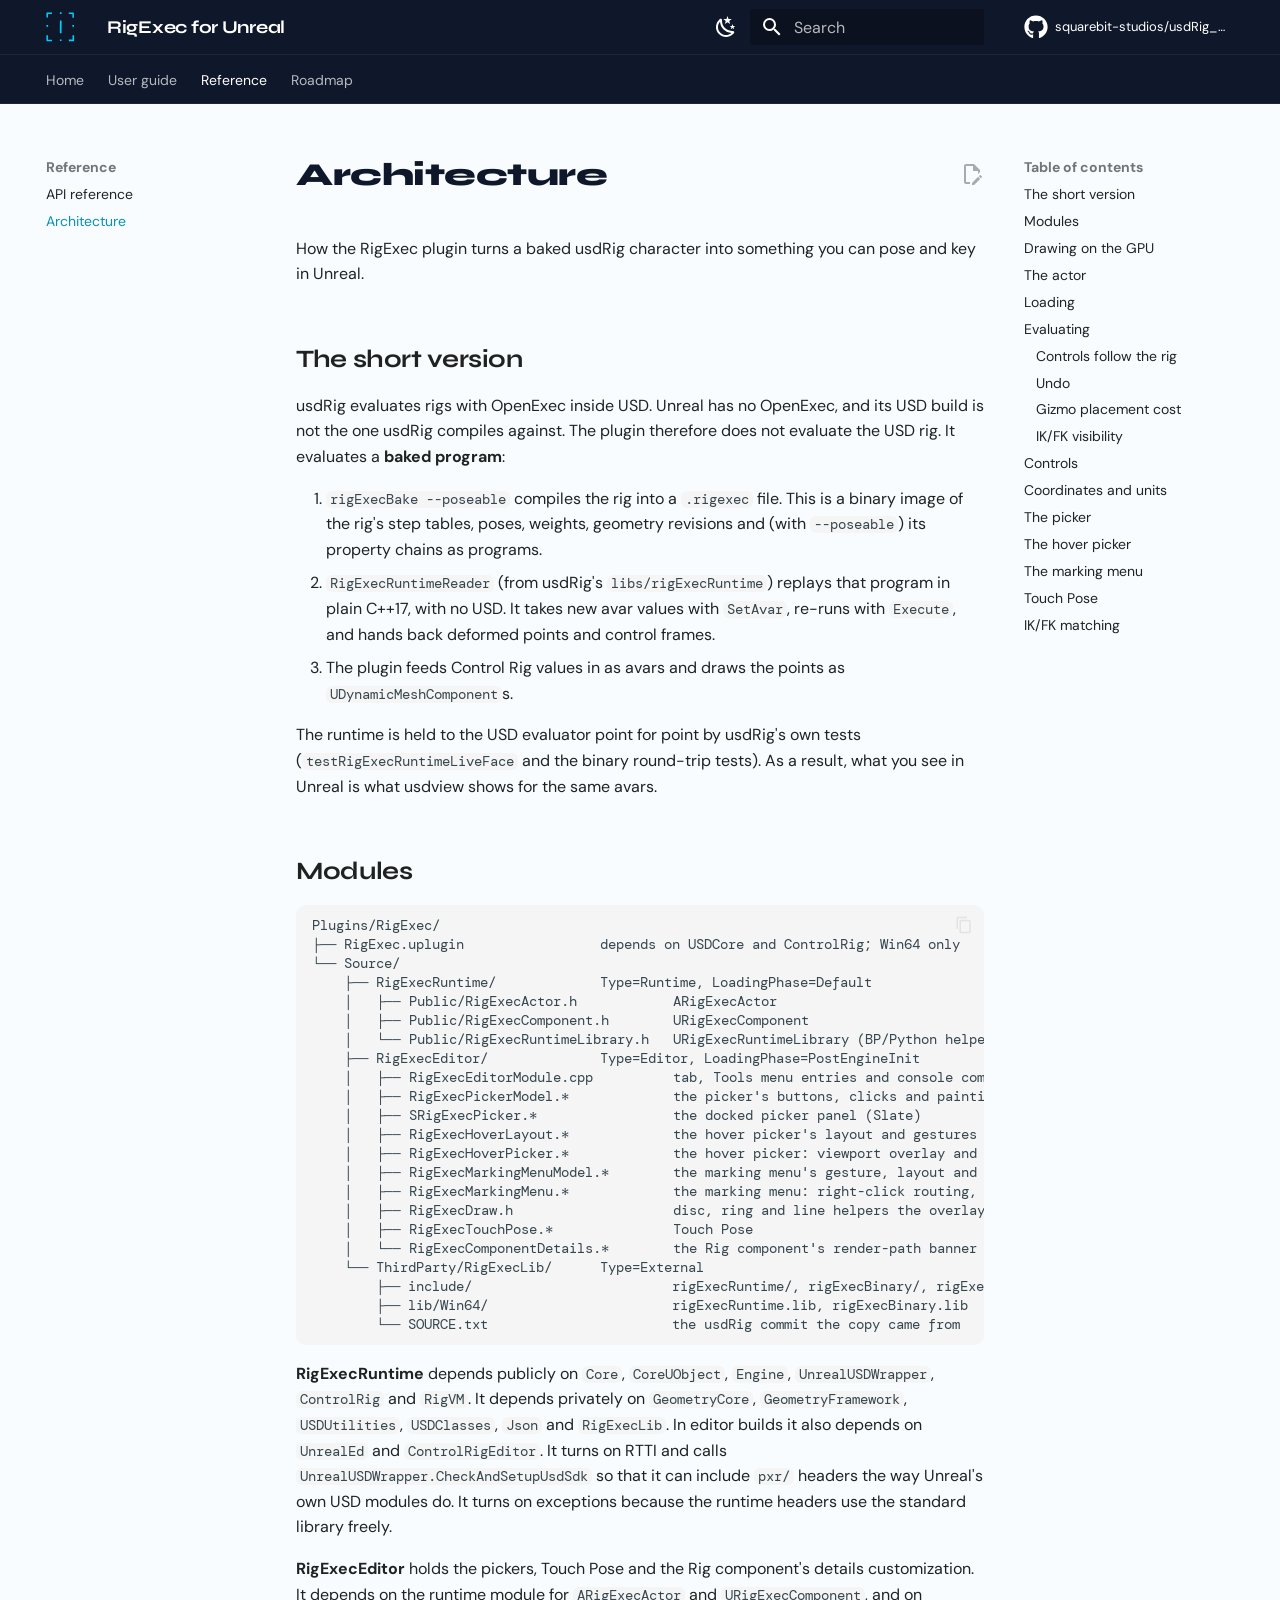
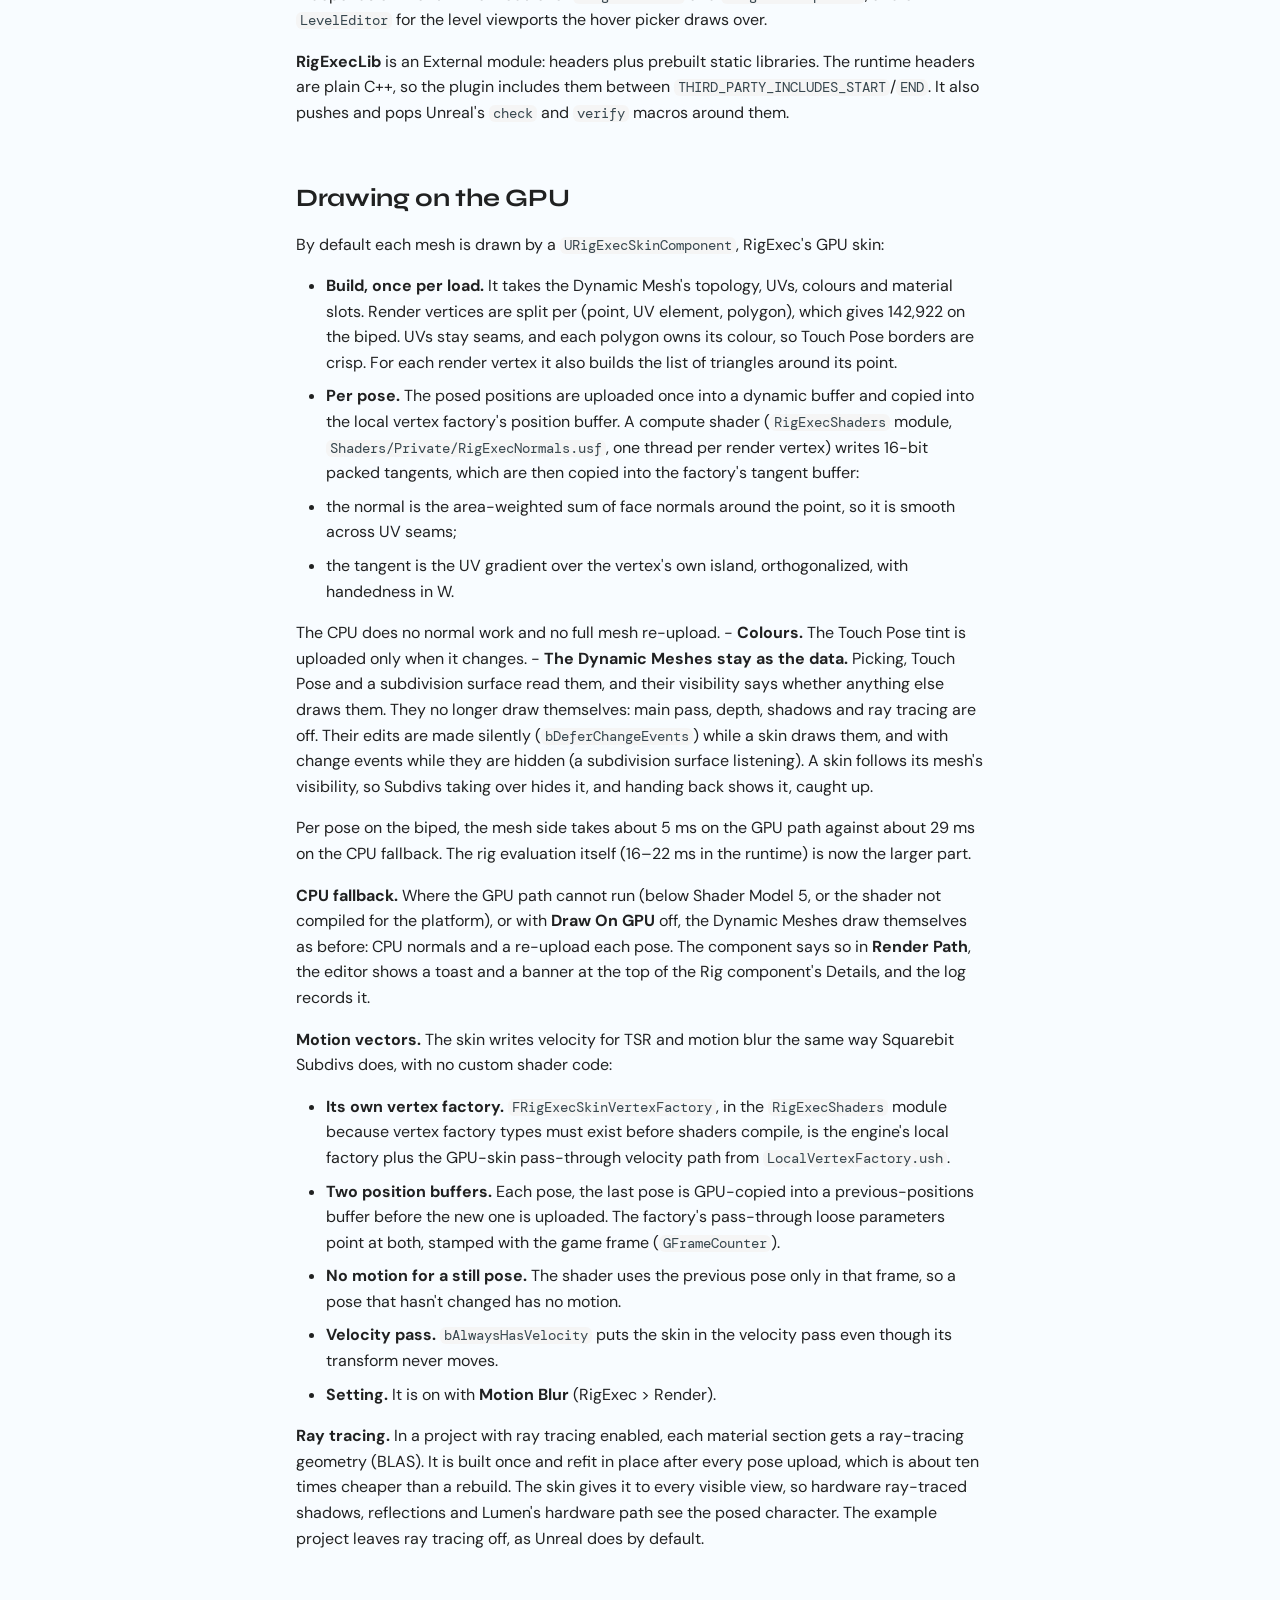
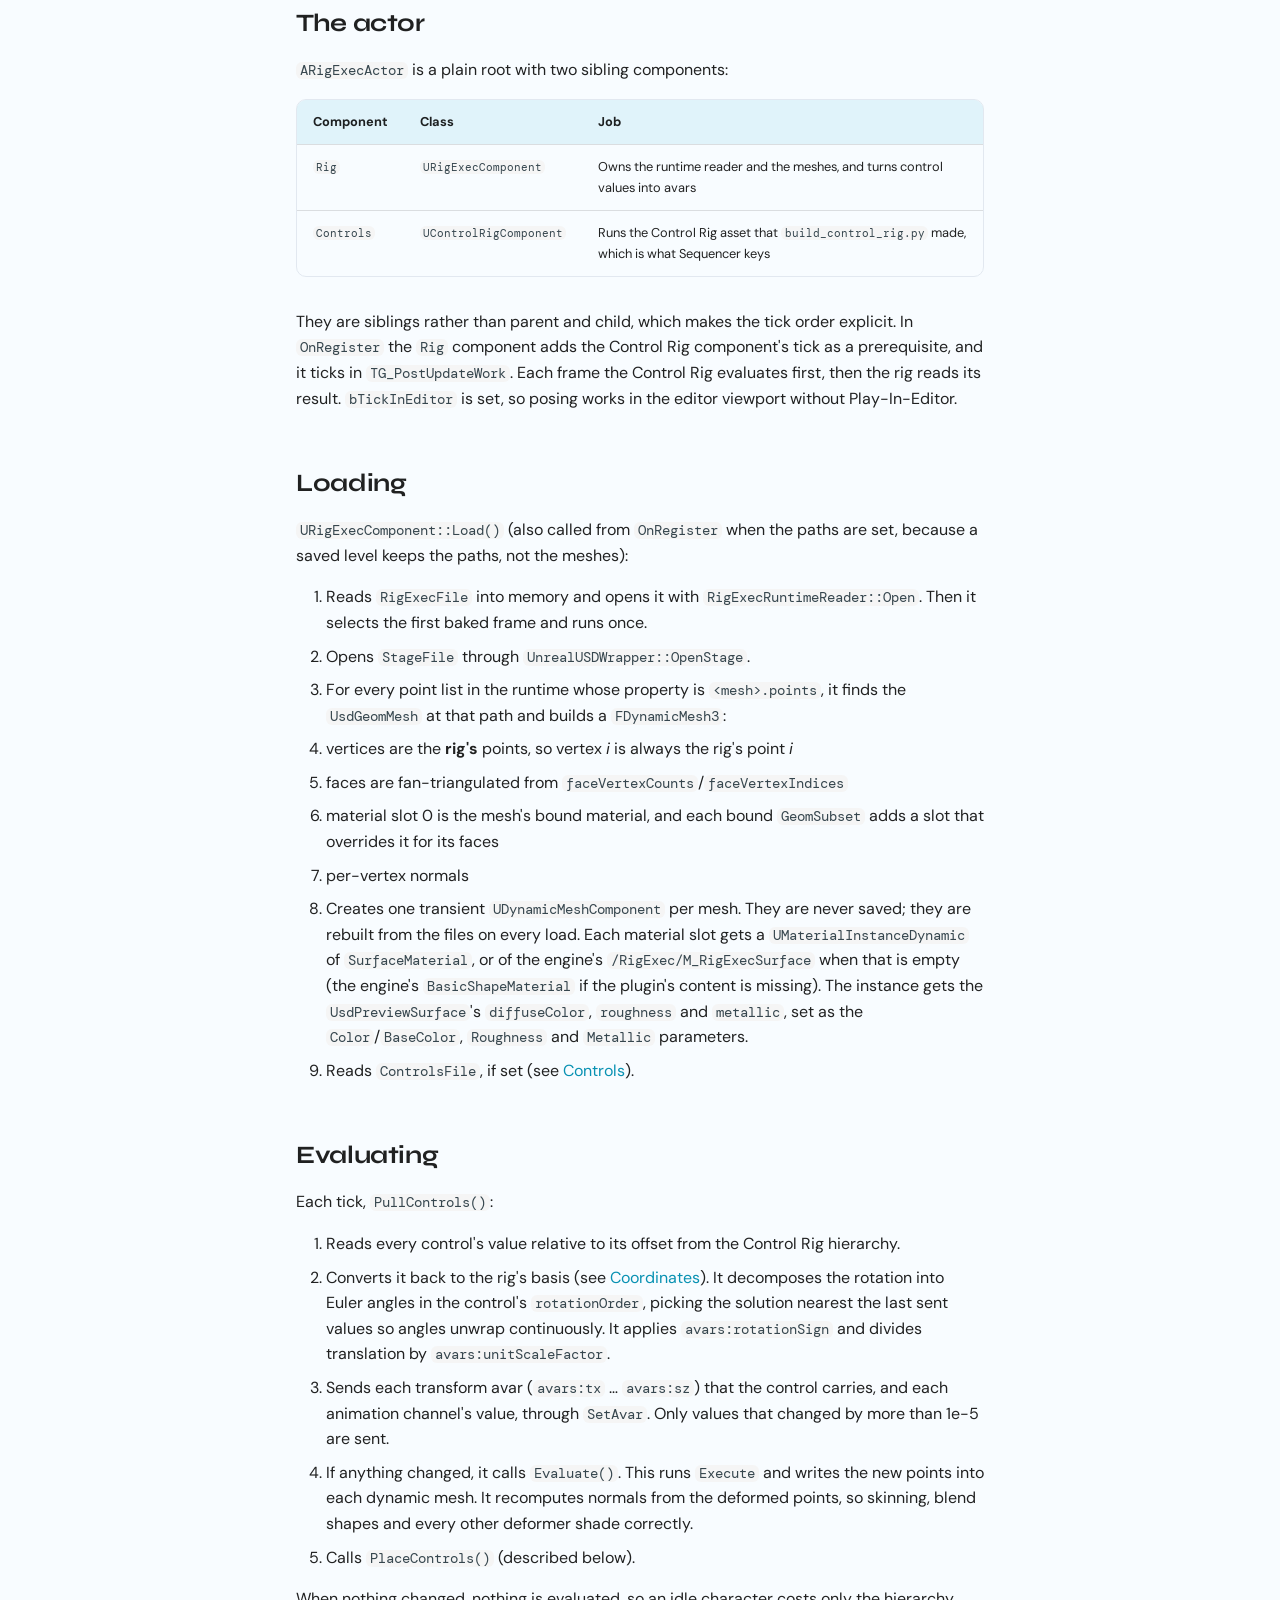
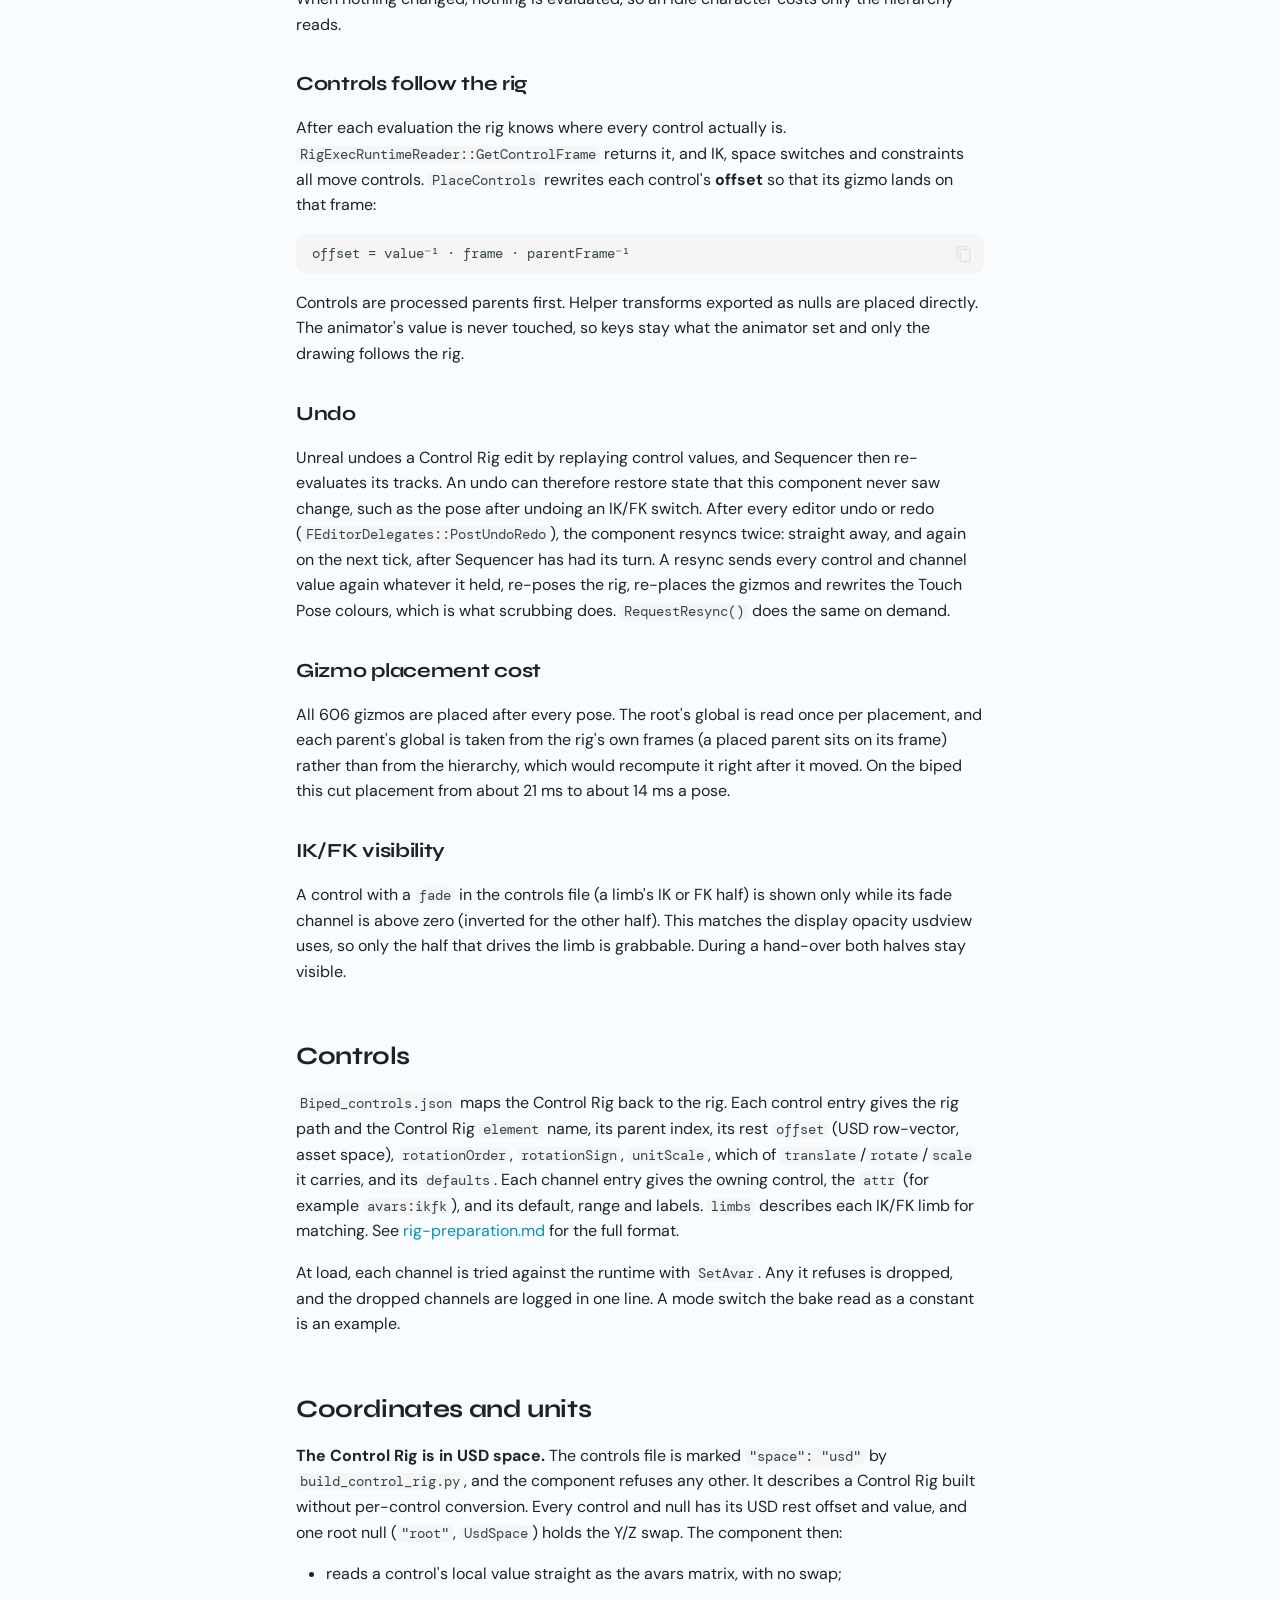
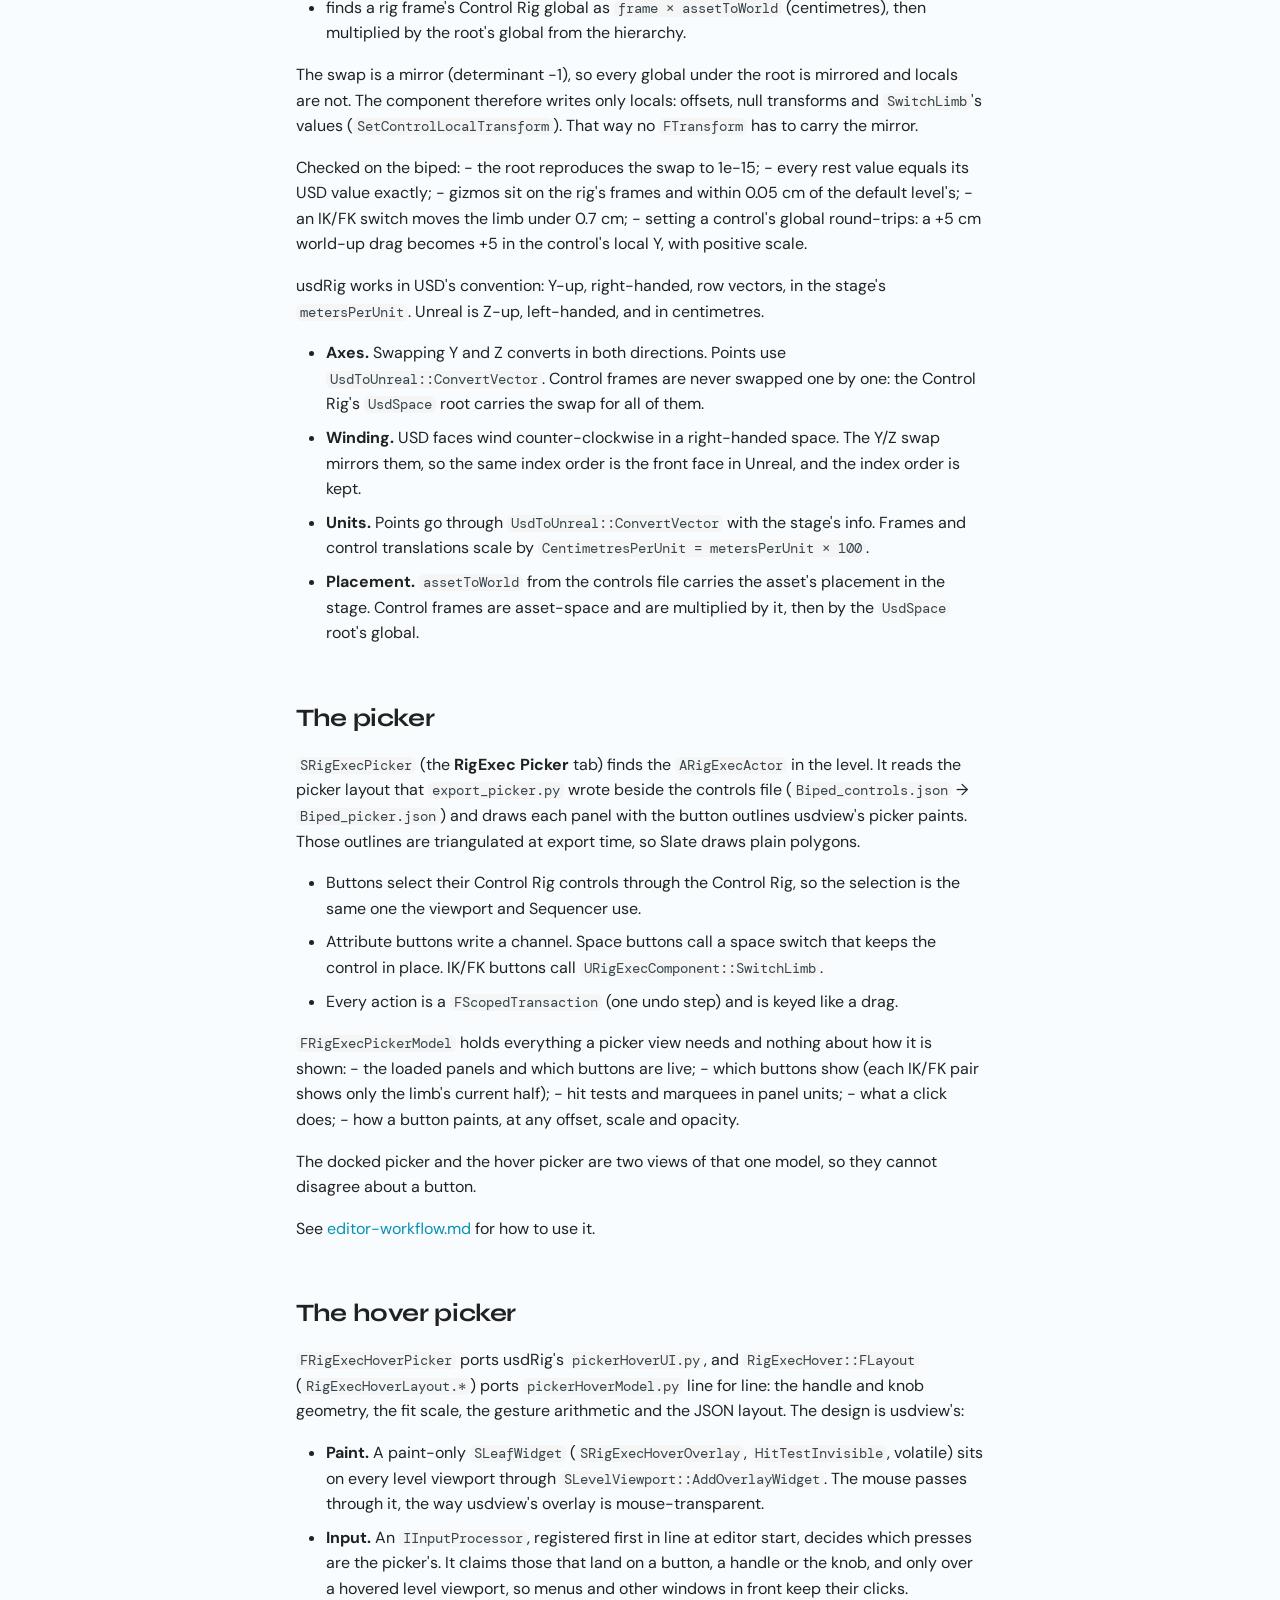
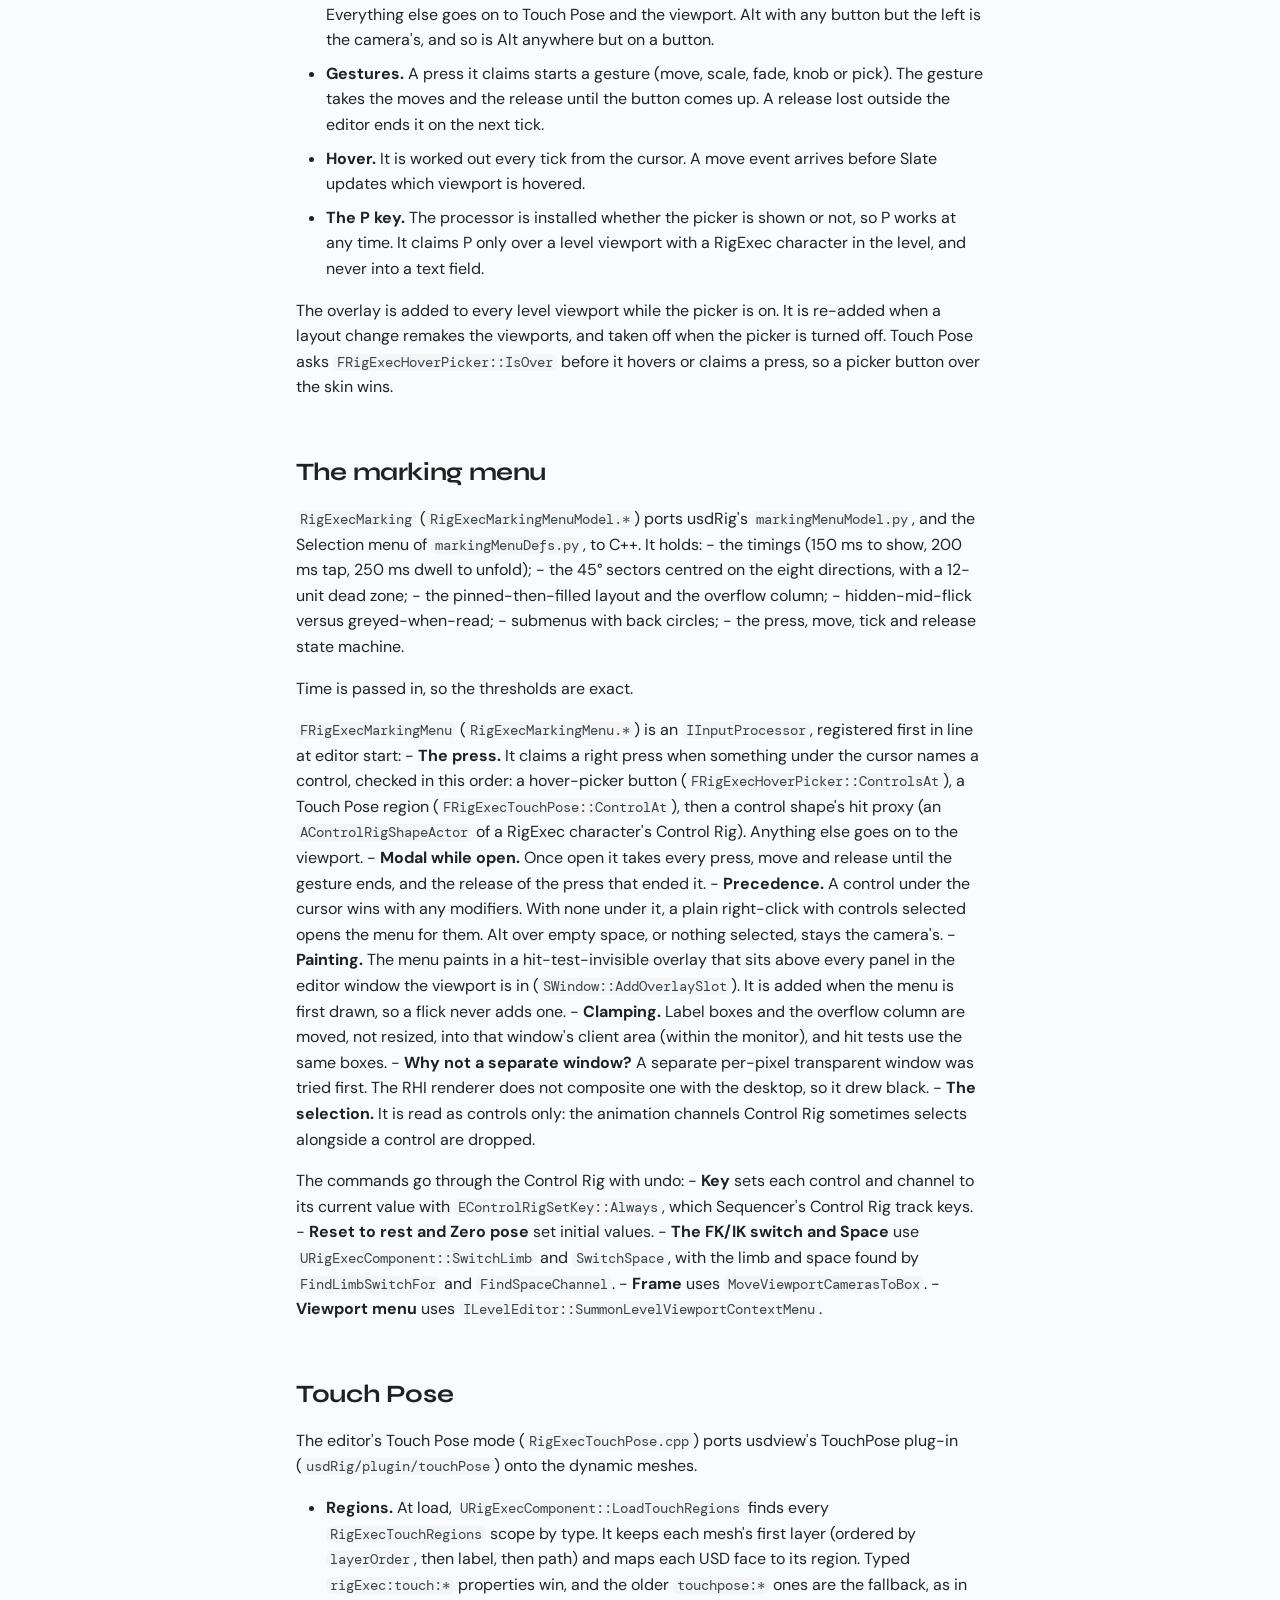
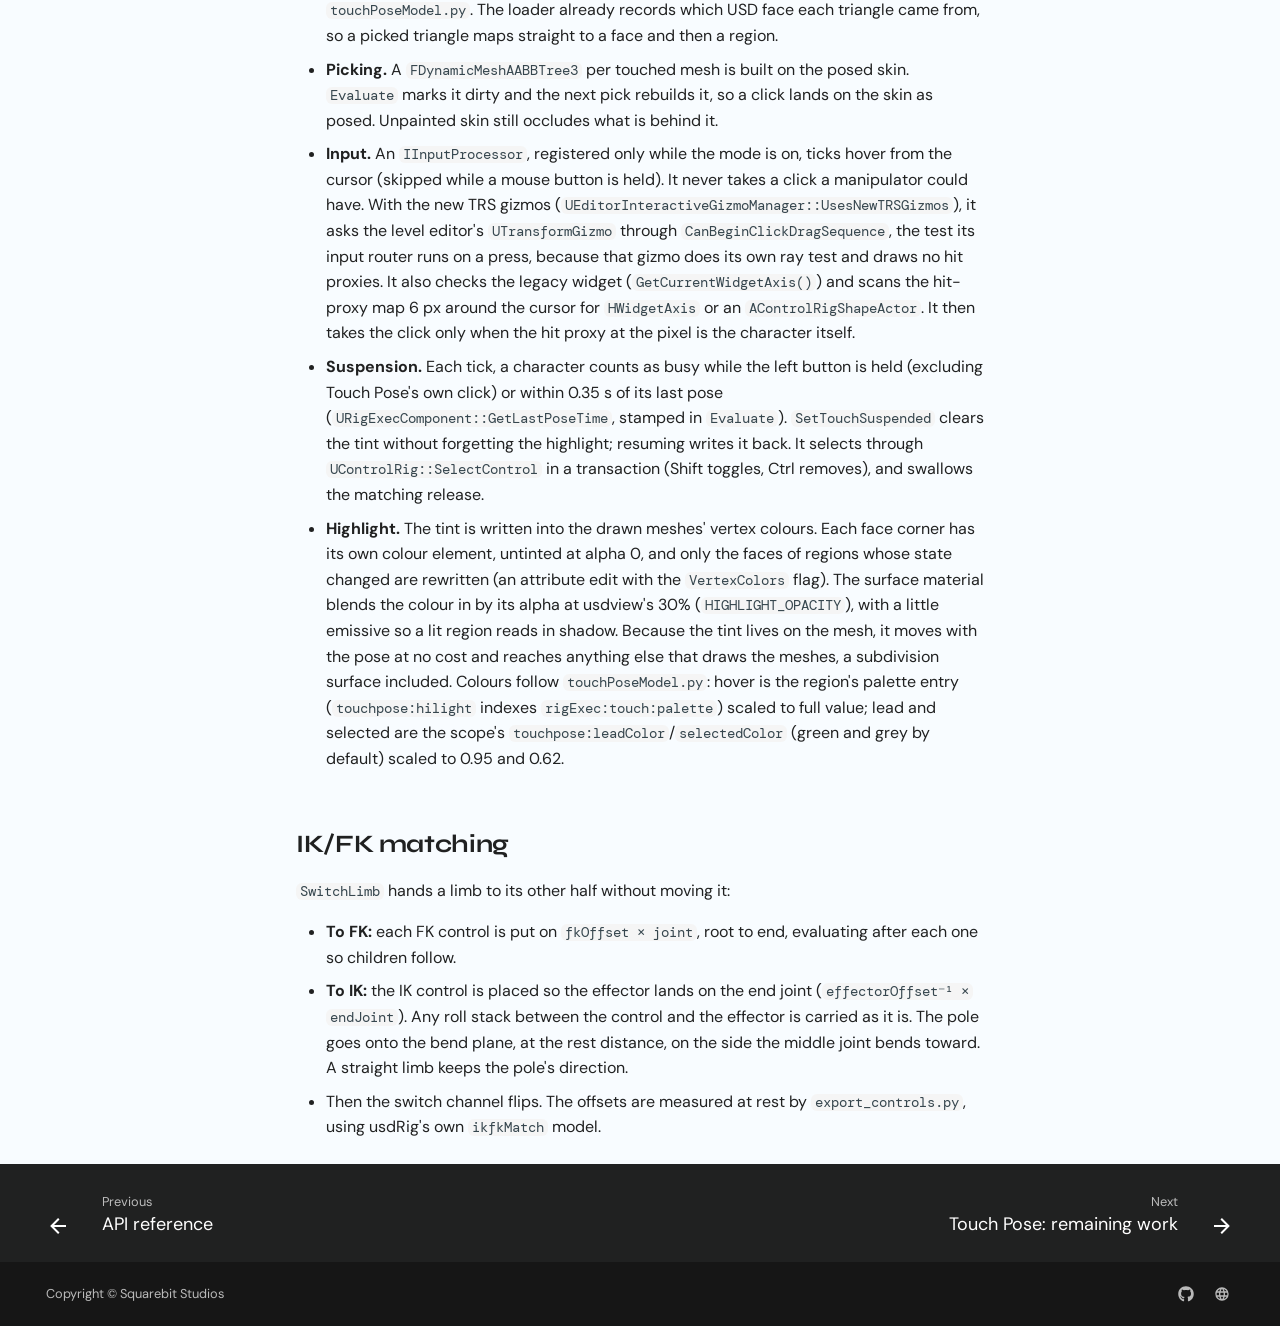
<file: architecture/index.html>
<!doctype html>
<html lang="en" class="no-js">
  <head>
    
      <meta charset="utf-8">
      <meta name="viewport" content="width=device-width,initial-scale=1">
      
        <meta name="description" content="Pose and animate usdRig (RigExec) characters in Unreal Engine 5.8 with Control Rig and Sequencer">
      
      
      
        <link rel="canonical" href="https://squarebit-studios.github.io/usdRig_unreal/architecture/">
      
      
        <link rel="prev" href="../api/">
      
      
        <link rel="next" href="../plans/touchpose-remaining/">
      
      
        
      
      
      <link rel="icon" href="../assets/images/logo.svg">
      <meta name="generator" content="mkdocs-1.6.1, mkdocs-material-9.7.7">
    
    
      
        <title>Architecture - RigExec for Unreal</title>
      
    
    
      <link rel="stylesheet" href="../assets/stylesheets/main.ec1eaa64.min.css">
      
        
        <link rel="stylesheet" href="../assets/stylesheets/palette.ab4e12ef.min.css">
      
      


    
    
      
    
    
      
        
        
        <link rel="preconnect" href="https://fonts.gstatic.com" crossorigin>
        <link rel="stylesheet" href="https://fonts.googleapis.com/css?family=DM+Sans:300,300i,400,400i,700,700i%7CDM+Mono:400,400i,700,700i&display=fallback">
        <style>:root{--md-text-font:"DM Sans";--md-code-font:"DM Mono"}</style>
      
    
    
      <link rel="stylesheet" href="../assets/stylesheets/extra.css">
    
    <script>__md_scope=new URL("..",location),__md_hash=e=>[...e].reduce(((e,_)=>(e<<5)-e+_.charCodeAt(0)),0),__md_get=(e,_=localStorage,t=__md_scope)=>JSON.parse(_.getItem(t.pathname+"."+e)),__md_set=(e,_,t=localStorage,a=__md_scope)=>{try{t.setItem(a.pathname+"."+e,JSON.stringify(_))}catch(e){}}</script>
    
      

    
    
  </head>
  
  
    
    
      
    
    
    
    
    <body dir="ltr" data-md-color-scheme="slate" data-md-color-primary="custom" data-md-color-accent="custom">
  
    
    <input class="md-toggle" data-md-toggle="drawer" type="checkbox" id="__drawer" autocomplete="off">
    <input class="md-toggle" data-md-toggle="search" type="checkbox" id="__search" autocomplete="off">
    <label class="md-overlay" for="__drawer"></label>
    <div data-md-component="skip">
      
        
        <a href="#architecture" class="md-skip">
          Skip to content
        </a>
      
    </div>
    <div data-md-component="announce">
      
    </div>
    
    
      

<header class="md-header" data-md-component="header">
  <nav class="md-header__inner md-grid" aria-label="Header">
    <a href=".." title="RigExec for Unreal" class="md-header__button md-logo" aria-label="RigExec for Unreal" data-md-component="logo">
      
  <img src="../assets/images/logo.svg" alt="logo">

    </a>
    <label class="md-header__button md-icon" for="__drawer">
      
      <svg xmlns="http://www.w3.org/2000/svg" viewBox="0 0 24 24"><path d="M3 6h18v2H3zm0 5h18v2H3zm0 5h18v2H3z"/></svg>
    </label>
    <div class="md-header__title" data-md-component="header-title">
      <div class="md-header__ellipsis">
        <div class="md-header__topic">
          <span class="md-ellipsis">
            RigExec for Unreal
          </span>
        </div>
        <div class="md-header__topic" data-md-component="header-topic">
          <span class="md-ellipsis">
            
              Architecture
            
          </span>
        </div>
      </div>
    </div>
    
      
        <form class="md-header__option" data-md-component="palette">
  
    
    
    
    <input class="md-option" data-md-color-media="(prefers-color-scheme: dark)" data-md-color-scheme="slate" data-md-color-primary="custom" data-md-color-accent="custom"  aria-label="Switch to light mode"  type="radio" name="__palette" id="__palette_0">
    
      <label class="md-header__button md-icon" title="Switch to light mode" for="__palette_1" hidden>
        <svg xmlns="http://www.w3.org/2000/svg" viewBox="0 0 24 24"><path d="M12 7a5 5 0 0 1 5 5 5 5 0 0 1-5 5 5 5 0 0 1-5-5 5 5 0 0 1 5-5m0 2a3 3 0 0 0-3 3 3 3 0 0 0 3 3 3 3 0 0 0 3-3 3 3 0 0 0-3-3m0-7 2.39 3.42C13.65 5.15 12.84 5 12 5s-1.65.15-2.39.42zM3.34 7l4.16-.35A7.2 7.2 0 0 0 5.94 8.5c-.44.74-.69 1.5-.83 2.29zm.02 10 1.76-3.77a7.131 7.131 0 0 0 2.38 4.14zM20.65 7l-1.77 3.79a7.02 7.02 0 0 0-2.38-4.15zm-.01 10-4.14.36c.59-.51 1.12-1.14 1.54-1.86.42-.73.69-1.5.83-2.29zM12 22l-2.41-3.44c.74.27 1.55.44 2.41.44.82 0 1.63-.17 2.37-.44z"/></svg>
      </label>
    
  
    
    
    
    <input class="md-option" data-md-color-media="(prefers-color-scheme: light)" data-md-color-scheme="default" data-md-color-primary="custom" data-md-color-accent="custom"  aria-label="Switch to dark mode"  type="radio" name="__palette" id="__palette_1">
    
      <label class="md-header__button md-icon" title="Switch to dark mode" for="__palette_0" hidden>
        <svg xmlns="http://www.w3.org/2000/svg" viewBox="0 0 24 24"><path d="m17.75 4.09-2.53 1.94.91 3.06-2.63-1.81-2.63 1.81.91-3.06-2.53-1.94L12.44 4l1.06-3 1.06 3zm3.5 6.91-1.64 1.25.59 1.98-1.7-1.17-1.7 1.17.59-1.98L15.75 11l2.06-.05L18.5 9l.69 1.95zm-2.28 4.95c.83-.08 1.72 1.1 1.19 1.85-.32.45-.66.87-1.08 1.27C15.17 23 8.84 23 4.94 19.07c-3.91-3.9-3.91-10.24 0-14.14.4-.4.82-.76 1.27-1.08.75-.53 1.93.36 1.85 1.19-.27 2.86.69 5.83 2.89 8.02a9.96 9.96 0 0 0 8.02 2.89m-1.64 2.02a12.08 12.08 0 0 1-7.8-3.47c-2.17-2.19-3.33-5-3.49-7.82-2.81 3.14-2.7 7.96.31 10.98 3.02 3.01 7.84 3.12 10.98.31"/></svg>
      </label>
    
  
</form>
      
    
    
      <script>var palette=__md_get("__palette");if(palette&&palette.color){if("(prefers-color-scheme)"===palette.color.media){var media=matchMedia("(prefers-color-scheme: light)"),input=document.querySelector(media.matches?"[data-md-color-media='(prefers-color-scheme: light)']":"[data-md-color-media='(prefers-color-scheme: dark)']");palette.color.media=input.getAttribute("data-md-color-media"),palette.color.scheme=input.getAttribute("data-md-color-scheme"),palette.color.primary=input.getAttribute("data-md-color-primary"),palette.color.accent=input.getAttribute("data-md-color-accent")}for(var[key,value]of Object.entries(palette.color))document.body.setAttribute("data-md-color-"+key,value)}</script>
    
    
    
      
      
        <label class="md-header__button md-icon" for="__search">
          
          <svg xmlns="http://www.w3.org/2000/svg" viewBox="0 0 24 24"><path d="M9.5 3A6.5 6.5 0 0 1 16 9.5c0 1.61-.59 3.09-1.56 4.23l.27.27h.79l5 5-1.5 1.5-5-5v-.79l-.27-.27A6.52 6.52 0 0 1 9.5 16 6.5 6.5 0 0 1 3 9.5 6.5 6.5 0 0 1 9.5 3m0 2C7 5 5 7 5 9.5S7 14 9.5 14 14 12 14 9.5 12 5 9.5 5"/></svg>
        </label>
        <div class="md-search" data-md-component="search" role="dialog">
  <label class="md-search__overlay" for="__search"></label>
  <div class="md-search__inner" role="search">
    <form class="md-search__form" name="search">
      <input type="text" class="md-search__input" name="query" aria-label="Search" placeholder="Search" autocapitalize="off" autocorrect="off" autocomplete="off" spellcheck="false" data-md-component="search-query" required>
      <label class="md-search__icon md-icon" for="__search">
        
        <svg xmlns="http://www.w3.org/2000/svg" viewBox="0 0 24 24"><path d="M9.5 3A6.5 6.5 0 0 1 16 9.5c0 1.61-.59 3.09-1.56 4.23l.27.27h.79l5 5-1.5 1.5-5-5v-.79l-.27-.27A6.52 6.52 0 0 1 9.5 16 6.5 6.5 0 0 1 3 9.5 6.5 6.5 0 0 1 9.5 3m0 2C7 5 5 7 5 9.5S7 14 9.5 14 14 12 14 9.5 12 5 9.5 5"/></svg>
        
        <svg xmlns="http://www.w3.org/2000/svg" viewBox="0 0 24 24"><path d="M20 11v2H8l5.5 5.5-1.42 1.42L4.16 12l7.92-7.92L13.5 5.5 8 11z"/></svg>
      </label>
      <nav class="md-search__options" aria-label="Search">
        
        <button type="reset" class="md-search__icon md-icon" title="Clear" aria-label="Clear" tabindex="-1">
          
          <svg xmlns="http://www.w3.org/2000/svg" viewBox="0 0 24 24"><path d="M19 6.41 17.59 5 12 10.59 6.41 5 5 6.41 10.59 12 5 17.59 6.41 19 12 13.41 17.59 19 19 17.59 13.41 12z"/></svg>
        </button>
      </nav>
      
        <div class="md-search__suggest" data-md-component="search-suggest"></div>
      
    </form>
    <div class="md-search__output">
      <div class="md-search__scrollwrap" tabindex="0" data-md-scrollfix>
        <div class="md-search-result" data-md-component="search-result">
          <div class="md-search-result__meta">
            Initializing search
          </div>
          <ol class="md-search-result__list" role="presentation"></ol>
        </div>
      </div>
    </div>
  </div>
</div>
      
    
    
      <div class="md-header__source">
        <a href="https://github.com/squarebit-studios/usdRig_unreal" title="Go to repository" class="md-source" data-md-component="source">
  <div class="md-source__icon md-icon">
    
    <svg xmlns="http://www.w3.org/2000/svg" viewBox="0 0 512 512"><!--! Font Awesome Free 7.1.0 by @fontawesome - https://fontawesome.com License - https://fontawesome.com/license/free (Icons: CC BY 4.0, Fonts: SIL OFL 1.1, Code: MIT License) Copyright 2025 Fonticons, Inc.--><path d="M173.9 397.4c0 2-2.3 3.6-5.2 3.6-3.3.3-5.6-1.3-5.6-3.6 0-2 2.3-3.6 5.2-3.6 3-.3 5.6 1.3 5.6 3.6m-31.1-4.5c-.7 2 1.3 4.3 4.3 4.9 2.6 1 5.6 0 6.2-2s-1.3-4.3-4.3-5.2c-2.6-.7-5.5.3-6.2 2.3m44.2-1.7c-2.9.7-4.9 2.6-4.6 4.9.3 2 2.9 3.3 5.9 2.6 2.9-.7 4.9-2.6 4.6-4.6-.3-1.9-3-3.2-5.9-2.9M252.8 8C114.1 8 8 113.3 8 252c0 110.9 69.8 205.8 169.5 239.2 12.8 2.3 17.3-5.6 17.3-12.1 0-6.2-.3-40.4-.3-61.4 0 0-70 15-84.7-29.8 0 0-11.4-29.1-27.8-36.6 0 0-22.9-15.7 1.6-15.4 0 0 24.9 2 38.6 25.8 21.9 38.6 58.6 27.5 72.9 20.9 2.3-16 8.8-27.1 16-33.7-55.9-6.2-112.3-14.3-112.3-110.5 0-27.5 7.6-41.3 23.6-58.9-2.6-6.5-11.1-33.3 2.6-67.9 20.9-6.5 69 27 69 27 20-5.6 41.5-8.5 62.8-8.5s42.8 2.9 62.8 8.5c0 0 48.1-33.6 69-27 13.7 34.7 5.2 61.4 2.6 67.9 16 17.7 25.8 31.5 25.8 58.9 0 96.5-58.9 104.2-114.8 110.5 9.2 7.9 17 22.9 17 46.4 0 33.7-.3 75.4-.3 83.6 0 6.5 4.6 14.4 17.3 12.1C436.2 457.8 504 362.9 504 252 504 113.3 391.5 8 252.8 8M105.2 352.9c-1.3 1-1 3.3.7 5.2 1.6 1.6 3.9 2.3 5.2 1 1.3-1 1-3.3-.7-5.2-1.6-1.6-3.9-2.3-5.2-1m-10.8-8.1c-.7 1.3.3 2.9 2.3 3.9 1.6 1 3.6.7 4.3-.7.7-1.3-.3-2.9-2.3-3.9-2-.6-3.6-.3-4.3.7m32.4 35.6c-1.6 1.3-1 4.3 1.3 6.2 2.3 2.3 5.2 2.6 6.5 1 1.3-1.3.7-4.3-1.3-6.2-2.2-2.3-5.2-2.6-6.5-1m-11.4-14.7c-1.6 1-1.6 3.6 0 5.9s4.3 3.3 5.6 2.3c1.6-1.3 1.6-3.9 0-6.2-1.4-2.3-4-3.3-5.6-2"/></svg>
  </div>
  <div class="md-source__repository">
    squarebit-studios/usdRig_unreal
  </div>
</a>
      </div>
    
  </nav>
  
</header>
    
    <div class="md-container" data-md-component="container">
      
      
        
          
            
<nav class="md-tabs" aria-label="Tabs" data-md-component="tabs">
  <div class="md-grid">
    <ul class="md-tabs__list">
      
        
  
  
  
  
    <li class="md-tabs__item">
      <a href=".." class="md-tabs__link">
        
  
  
    
  
  Home

      </a>
    </li>
  

      
        
  
  
  
  
    
    
      <li class="md-tabs__item">
        <a href="../building/" class="md-tabs__link">
          
  
  
  User guide

        </a>
      </li>
    
  

      
        
  
  
  
    
  
  
    
    
      <li class="md-tabs__item md-tabs__item--active">
        <a href="../api/" class="md-tabs__link">
          
  
  
  Reference

        </a>
      </li>
    
  

      
        
  
  
  
  
    
    
      <li class="md-tabs__item">
        <a href="../plans/touchpose-remaining/" class="md-tabs__link">
          
  
  
  Roadmap

        </a>
      </li>
    
  

      
    </ul>
  </div>
</nav>
          
        
      
      <main class="md-main" data-md-component="main">
        <div class="md-main__inner md-grid">
          
            
              
              <div class="md-sidebar md-sidebar--primary" data-md-component="sidebar" data-md-type="navigation" >
                <div class="md-sidebar__scrollwrap">
                  <div class="md-sidebar__inner">
                    


  


<nav class="md-nav md-nav--primary md-nav--lifted" aria-label="Navigation" data-md-level="0">
  <label class="md-nav__title" for="__drawer">
    <a href=".." title="RigExec for Unreal" class="md-nav__button md-logo" aria-label="RigExec for Unreal" data-md-component="logo">
      
  <img src="../assets/images/logo.svg" alt="logo">

    </a>
    RigExec for Unreal
  </label>
  
    <div class="md-nav__source">
      <a href="https://github.com/squarebit-studios/usdRig_unreal" title="Go to repository" class="md-source" data-md-component="source">
  <div class="md-source__icon md-icon">
    
    <svg xmlns="http://www.w3.org/2000/svg" viewBox="0 0 512 512"><!--! Font Awesome Free 7.1.0 by @fontawesome - https://fontawesome.com License - https://fontawesome.com/license/free (Icons: CC BY 4.0, Fonts: SIL OFL 1.1, Code: MIT License) Copyright 2025 Fonticons, Inc.--><path d="M173.9 397.4c0 2-2.3 3.6-5.2 3.6-3.3.3-5.6-1.3-5.6-3.6 0-2 2.3-3.6 5.2-3.6 3-.3 5.6 1.3 5.6 3.6m-31.1-4.5c-.7 2 1.3 4.3 4.3 4.9 2.6 1 5.6 0 6.2-2s-1.3-4.3-4.3-5.2c-2.6-.7-5.5.3-6.2 2.3m44.2-1.7c-2.9.7-4.9 2.6-4.6 4.9.3 2 2.9 3.3 5.9 2.6 2.9-.7 4.9-2.6 4.6-4.6-.3-1.9-3-3.2-5.9-2.9M252.8 8C114.1 8 8 113.3 8 252c0 110.9 69.8 205.8 169.5 239.2 12.8 2.3 17.3-5.6 17.3-12.1 0-6.2-.3-40.4-.3-61.4 0 0-70 15-84.7-29.8 0 0-11.4-29.1-27.8-36.6 0 0-22.9-15.7 1.6-15.4 0 0 24.9 2 38.6 25.8 21.9 38.6 58.6 27.5 72.9 20.9 2.3-16 8.8-27.1 16-33.7-55.9-6.2-112.3-14.3-112.3-110.5 0-27.5 7.6-41.3 23.6-58.9-2.6-6.5-11.1-33.3 2.6-67.9 20.9-6.5 69 27 69 27 20-5.6 41.5-8.5 62.8-8.5s42.8 2.9 62.8 8.5c0 0 48.1-33.6 69-27 13.7 34.7 5.2 61.4 2.6 67.9 16 17.7 25.8 31.5 25.8 58.9 0 96.5-58.9 104.2-114.8 110.5 9.2 7.9 17 22.9 17 46.4 0 33.7-.3 75.4-.3 83.6 0 6.5 4.6 14.4 17.3 12.1C436.2 457.8 504 362.9 504 252 504 113.3 391.5 8 252.8 8M105.2 352.9c-1.3 1-1 3.3.7 5.2 1.6 1.6 3.9 2.3 5.2 1 1.3-1 1-3.3-.7-5.2-1.6-1.6-3.9-2.3-5.2-1m-10.8-8.1c-.7 1.3.3 2.9 2.3 3.9 1.6 1 3.6.7 4.3-.7.7-1.3-.3-2.9-2.3-3.9-2-.6-3.6-.3-4.3.7m32.4 35.6c-1.6 1.3-1 4.3 1.3 6.2 2.3 2.3 5.2 2.6 6.5 1 1.3-1.3.7-4.3-1.3-6.2-2.2-2.3-5.2-2.6-6.5-1m-11.4-14.7c-1.6 1-1.6 3.6 0 5.9s4.3 3.3 5.6 2.3c1.6-1.3 1.6-3.9 0-6.2-1.4-2.3-4-3.3-5.6-2"/></svg>
  </div>
  <div class="md-source__repository">
    squarebit-studios/usdRig_unreal
  </div>
</a>
    </div>
  
  <ul class="md-nav__list" data-md-scrollfix>
    
      
      
  
  
  
  
    <li class="md-nav__item">
      <a href=".." class="md-nav__link">
        
  
  
  <span class="md-ellipsis">
    
  
    Home
  

    
  </span>
  
  

      </a>
    </li>
  

    
      
      
  
  
  
  
    
    
    
    
      
      
        
      
    
    
    <li class="md-nav__item md-nav__item--nested">
      
        
        
          
        
        <input class="md-nav__toggle md-toggle md-toggle--indeterminate" type="checkbox" id="__nav_2" >
        
          
          <label class="md-nav__link" for="__nav_2" id="__nav_2_label" tabindex="0">
            
  
  
  <span class="md-ellipsis">
    
  
    User guide
  

    
  </span>
  
  

            <span class="md-nav__icon md-icon"></span>
          </label>
        
        <nav class="md-nav" data-md-level="1" aria-labelledby="__nav_2_label" aria-expanded="false">
          <label class="md-nav__title" for="__nav_2">
            <span class="md-nav__icon md-icon"></span>
            
  
    User guide
  

          </label>
          <ul class="md-nav__list" data-md-scrollfix>
            
              
                
  
  
  
  
    <li class="md-nav__item">
      <a href="../building/" class="md-nav__link">
        
  
  
  <span class="md-ellipsis">
    
  
    Building and installing
  

    
  </span>
  
  

      </a>
    </li>
  

              
            
              
                
  
  
  
  
    <li class="md-nav__item">
      <a href="../rig-preparation/" class="md-nav__link">
        
  
  
  <span class="md-ellipsis">
    
  
    Preparing a rig
  

    
  </span>
  
  

      </a>
    </li>
  

              
            
              
                
  
  
  
  
    <li class="md-nav__item">
      <a href="../editor-workflow/" class="md-nav__link">
        
  
  
  <span class="md-ellipsis">
    
  
    Working in the editor
  

    
  </span>
  
  

      </a>
    </li>
  

              
            
              
                
  
  
  
  
    <li class="md-nav__item">
      <a href="../troubleshooting/" class="md-nav__link">
        
  
  
  <span class="md-ellipsis">
    
  
    Limits and troubleshooting
  

    
  </span>
  
  

      </a>
    </li>
  

              
            
          </ul>
        </nav>
      
    </li>
  

    
      
      
  
  
    
  
  
  
    
    
    
    
      
        
        
      
      
        
      
    
    
    <li class="md-nav__item md-nav__item--active md-nav__item--section md-nav__item--nested">
      
        
        
        <input class="md-nav__toggle md-toggle " type="checkbox" id="__nav_3" checked>
        
          
          <label class="md-nav__link" for="__nav_3" id="__nav_3_label" tabindex="">
            
  
  
  <span class="md-ellipsis">
    
  
    Reference
  

    
  </span>
  
  

            <span class="md-nav__icon md-icon"></span>
          </label>
        
        <nav class="md-nav" data-md-level="1" aria-labelledby="__nav_3_label" aria-expanded="true">
          <label class="md-nav__title" for="__nav_3">
            <span class="md-nav__icon md-icon"></span>
            
  
    Reference
  

          </label>
          <ul class="md-nav__list" data-md-scrollfix>
            
              
                
  
  
  
  
    <li class="md-nav__item">
      <a href="../api/" class="md-nav__link">
        
  
  
  <span class="md-ellipsis">
    
  
    API reference
  

    
  </span>
  
  

      </a>
    </li>
  

              
            
              
                
  
  
    
  
  
  
    <li class="md-nav__item md-nav__item--active">
      
      <input class="md-nav__toggle md-toggle" type="checkbox" id="__toc">
      
      
        
      
      
        <label class="md-nav__link md-nav__link--active" for="__toc">
          
  
  
  <span class="md-ellipsis">
    
  
    Architecture
  

    
  </span>
  
  

          <span class="md-nav__icon md-icon"></span>
        </label>
      
      <a href="./" class="md-nav__link md-nav__link--active">
        
  
  
  <span class="md-ellipsis">
    
  
    Architecture
  

    
  </span>
  
  

      </a>
      
        

<nav class="md-nav md-nav--secondary" aria-label="Table of contents">
  
  
  
    
  
  
    <label class="md-nav__title" for="__toc">
      <span class="md-nav__icon md-icon"></span>
      Table of contents
    </label>
    <ul class="md-nav__list" data-md-component="toc" data-md-scrollfix>
      
        <li class="md-nav__item">
  <a href="#the-short-version" class="md-nav__link">
    <span class="md-ellipsis">
      
        The short version
      
    </span>
  </a>
  
</li>
      
        <li class="md-nav__item">
  <a href="#modules" class="md-nav__link">
    <span class="md-ellipsis">
      
        Modules
      
    </span>
  </a>
  
</li>
      
        <li class="md-nav__item">
  <a href="#drawing-on-the-gpu" class="md-nav__link">
    <span class="md-ellipsis">
      
        Drawing on the GPU
      
    </span>
  </a>
  
</li>
      
        <li class="md-nav__item">
  <a href="#the-actor" class="md-nav__link">
    <span class="md-ellipsis">
      
        The actor
      
    </span>
  </a>
  
</li>
      
        <li class="md-nav__item">
  <a href="#loading" class="md-nav__link">
    <span class="md-ellipsis">
      
        Loading
      
    </span>
  </a>
  
</li>
      
        <li class="md-nav__item">
  <a href="#evaluating" class="md-nav__link">
    <span class="md-ellipsis">
      
        Evaluating
      
    </span>
  </a>
  
    <nav class="md-nav" aria-label="Evaluating">
      <ul class="md-nav__list">
        
          <li class="md-nav__item">
  <a href="#controls-follow-the-rig" class="md-nav__link">
    <span class="md-ellipsis">
      
        Controls follow the rig
      
    </span>
  </a>
  
</li>
        
          <li class="md-nav__item">
  <a href="#undo" class="md-nav__link">
    <span class="md-ellipsis">
      
        Undo
      
    </span>
  </a>
  
</li>
        
          <li class="md-nav__item">
  <a href="#gizmo-placement-cost" class="md-nav__link">
    <span class="md-ellipsis">
      
        Gizmo placement cost
      
    </span>
  </a>
  
</li>
        
          <li class="md-nav__item">
  <a href="#ikfk-visibility" class="md-nav__link">
    <span class="md-ellipsis">
      
        IK/FK visibility
      
    </span>
  </a>
  
</li>
        
      </ul>
    </nav>
  
</li>
      
        <li class="md-nav__item">
  <a href="#controls" class="md-nav__link">
    <span class="md-ellipsis">
      
        Controls
      
    </span>
  </a>
  
</li>
      
        <li class="md-nav__item">
  <a href="#coordinates-and-units" class="md-nav__link">
    <span class="md-ellipsis">
      
        Coordinates and units
      
    </span>
  </a>
  
</li>
      
        <li class="md-nav__item">
  <a href="#the-picker" class="md-nav__link">
    <span class="md-ellipsis">
      
        The picker
      
    </span>
  </a>
  
</li>
      
        <li class="md-nav__item">
  <a href="#the-hover-picker" class="md-nav__link">
    <span class="md-ellipsis">
      
        The hover picker
      
    </span>
  </a>
  
</li>
      
        <li class="md-nav__item">
  <a href="#the-marking-menu" class="md-nav__link">
    <span class="md-ellipsis">
      
        The marking menu
      
    </span>
  </a>
  
</li>
      
        <li class="md-nav__item">
  <a href="#touch-pose" class="md-nav__link">
    <span class="md-ellipsis">
      
        Touch Pose
      
    </span>
  </a>
  
</li>
      
        <li class="md-nav__item">
  <a href="#ikfk-matching" class="md-nav__link">
    <span class="md-ellipsis">
      
        IK/FK matching
      
    </span>
  </a>
  
</li>
      
    </ul>
  
</nav>
      
    </li>
  

              
            
          </ul>
        </nav>
      
    </li>
  

    
      
      
  
  
  
  
    
    
    
    
      
      
        
      
    
    
    <li class="md-nav__item md-nav__item--nested">
      
        
        
          
        
        <input class="md-nav__toggle md-toggle md-toggle--indeterminate" type="checkbox" id="__nav_4" >
        
          
          <label class="md-nav__link" for="__nav_4" id="__nav_4_label" tabindex="0">
            
  
  
  <span class="md-ellipsis">
    
  
    Roadmap
  

    
  </span>
  
  

            <span class="md-nav__icon md-icon"></span>
          </label>
        
        <nav class="md-nav" data-md-level="1" aria-labelledby="__nav_4_label" aria-expanded="false">
          <label class="md-nav__title" for="__nav_4">
            <span class="md-nav__icon md-icon"></span>
            
  
    Roadmap
  

          </label>
          <ul class="md-nav__list" data-md-scrollfix>
            
              
                
  
  
  
  
    <li class="md-nav__item">
      <a href="../plans/touchpose-remaining/" class="md-nav__link">
        
  
  
  <span class="md-ellipsis">
    
  
    Touch Pose: remaining work
  

    
  </span>
  
  

      </a>
    </li>
  

              
            
          </ul>
        </nav>
      
    </li>
  

    
  </ul>
</nav>
                  </div>
                </div>
              </div>
            
            
              
              <div class="md-sidebar md-sidebar--secondary" data-md-component="sidebar" data-md-type="toc" >
                <div class="md-sidebar__scrollwrap">
                  <div class="md-sidebar__inner">
                    

<nav class="md-nav md-nav--secondary" aria-label="Table of contents">
  
  
  
    
  
  
    <label class="md-nav__title" for="__toc">
      <span class="md-nav__icon md-icon"></span>
      Table of contents
    </label>
    <ul class="md-nav__list" data-md-component="toc" data-md-scrollfix>
      
        <li class="md-nav__item">
  <a href="#the-short-version" class="md-nav__link">
    <span class="md-ellipsis">
      
        The short version
      
    </span>
  </a>
  
</li>
      
        <li class="md-nav__item">
  <a href="#modules" class="md-nav__link">
    <span class="md-ellipsis">
      
        Modules
      
    </span>
  </a>
  
</li>
      
        <li class="md-nav__item">
  <a href="#drawing-on-the-gpu" class="md-nav__link">
    <span class="md-ellipsis">
      
        Drawing on the GPU
      
    </span>
  </a>
  
</li>
      
        <li class="md-nav__item">
  <a href="#the-actor" class="md-nav__link">
    <span class="md-ellipsis">
      
        The actor
      
    </span>
  </a>
  
</li>
      
        <li class="md-nav__item">
  <a href="#loading" class="md-nav__link">
    <span class="md-ellipsis">
      
        Loading
      
    </span>
  </a>
  
</li>
      
        <li class="md-nav__item">
  <a href="#evaluating" class="md-nav__link">
    <span class="md-ellipsis">
      
        Evaluating
      
    </span>
  </a>
  
    <nav class="md-nav" aria-label="Evaluating">
      <ul class="md-nav__list">
        
          <li class="md-nav__item">
  <a href="#controls-follow-the-rig" class="md-nav__link">
    <span class="md-ellipsis">
      
        Controls follow the rig
      
    </span>
  </a>
  
</li>
        
          <li class="md-nav__item">
  <a href="#undo" class="md-nav__link">
    <span class="md-ellipsis">
      
        Undo
      
    </span>
  </a>
  
</li>
        
          <li class="md-nav__item">
  <a href="#gizmo-placement-cost" class="md-nav__link">
    <span class="md-ellipsis">
      
        Gizmo placement cost
      
    </span>
  </a>
  
</li>
        
          <li class="md-nav__item">
  <a href="#ikfk-visibility" class="md-nav__link">
    <span class="md-ellipsis">
      
        IK/FK visibility
      
    </span>
  </a>
  
</li>
        
      </ul>
    </nav>
  
</li>
      
        <li class="md-nav__item">
  <a href="#controls" class="md-nav__link">
    <span class="md-ellipsis">
      
        Controls
      
    </span>
  </a>
  
</li>
      
        <li class="md-nav__item">
  <a href="#coordinates-and-units" class="md-nav__link">
    <span class="md-ellipsis">
      
        Coordinates and units
      
    </span>
  </a>
  
</li>
      
        <li class="md-nav__item">
  <a href="#the-picker" class="md-nav__link">
    <span class="md-ellipsis">
      
        The picker
      
    </span>
  </a>
  
</li>
      
        <li class="md-nav__item">
  <a href="#the-hover-picker" class="md-nav__link">
    <span class="md-ellipsis">
      
        The hover picker
      
    </span>
  </a>
  
</li>
      
        <li class="md-nav__item">
  <a href="#the-marking-menu" class="md-nav__link">
    <span class="md-ellipsis">
      
        The marking menu
      
    </span>
  </a>
  
</li>
      
        <li class="md-nav__item">
  <a href="#touch-pose" class="md-nav__link">
    <span class="md-ellipsis">
      
        Touch Pose
      
    </span>
  </a>
  
</li>
      
        <li class="md-nav__item">
  <a href="#ikfk-matching" class="md-nav__link">
    <span class="md-ellipsis">
      
        IK/FK matching
      
    </span>
  </a>
  
</li>
      
    </ul>
  
</nav>
                  </div>
                </div>
              </div>
            
          
          
            <div class="md-content" data-md-component="content">
              
              <article class="md-content__inner md-typeset">
                
                  


  
    <a href="https://github.com/squarebit-studios/usdRig_unreal/edit/main/docs/architecture.md" title="Edit this page" class="md-content__button md-icon" rel="edit">
      
      <svg xmlns="http://www.w3.org/2000/svg" viewBox="0 0 24 24"><path d="M10 20H6V4h7v5h5v3.1l2-2V8l-6-6H6c-1.1 0-2 .9-2 2v16c0 1.1.9 2 2 2h4zm10.2-7c.1 0 .3.1.4.2l1.3 1.3c.2.2.2.6 0 .8l-1 1-2.1-2.1 1-1c.1-.1.2-.2.4-.2m0 3.9L14.1 23H12v-2.1l6.1-6.1z"/></svg>
    </a>
  
  


<h1 id="architecture">Architecture<a class="headerlink" href="#architecture" title="Permanent link">&para;</a></h1>
<p>How the RigExec plugin turns a baked usdRig character into something you can
pose and key in Unreal.</p>
<h2 id="the-short-version">The short version<a class="headerlink" href="#the-short-version" title="Permanent link">&para;</a></h2>
<p>usdRig evaluates rigs with OpenExec inside USD. Unreal has no OpenExec, and
its USD build is not the one usdRig compiles against. The plugin therefore
does not evaluate the USD rig. It evaluates a <strong>baked program</strong>:</p>
<ol>
<li><code>rigExecBake --poseable</code> compiles the rig into a <code>.rigexec</code> file. This is a
   binary image of the rig's step tables, poses, weights, geometry revisions
   and (with <code>--poseable</code>) its property chains as programs.</li>
<li><code>RigExecRuntimeReader</code> (from usdRig's <code>libs/rigExecRuntime</code>) replays that
   program in plain C++17, with no USD. It takes new avar values with
   <code>SetAvar</code>, re-runs with <code>Execute</code>, and hands back deformed points and
   control frames.</li>
<li>The plugin feeds Control Rig values in as avars and draws the points as
   <code>UDynamicMeshComponent</code>s.</li>
</ol>
<p>The runtime is held to the USD evaluator point for point by usdRig's own tests
(<code>testRigExecRuntimeLiveFace</code> and the binary round-trip tests). As a result,
what you see in Unreal is what usdview shows for the same avars.</p>
<h2 id="modules">Modules<a class="headerlink" href="#modules" title="Permanent link">&para;</a></h2>
<div class="highlight"><pre><span></span><code><a id="__codelineno-0-1" name="__codelineno-0-1" href="#__codelineno-0-1"></a>Plugins/RigExec/
<a id="__codelineno-0-2" name="__codelineno-0-2" href="#__codelineno-0-2"></a>├── RigExec.uplugin                 depends on USDCore and ControlRig; Win64 only
<a id="__codelineno-0-3" name="__codelineno-0-3" href="#__codelineno-0-3"></a>└── Source/
<a id="__codelineno-0-4" name="__codelineno-0-4" href="#__codelineno-0-4"></a>    ├── RigExecRuntime/             Type=Runtime, LoadingPhase=Default
<a id="__codelineno-0-5" name="__codelineno-0-5" href="#__codelineno-0-5"></a>    │   ├── Public/RigExecActor.h            ARigExecActor
<a id="__codelineno-0-6" name="__codelineno-0-6" href="#__codelineno-0-6"></a>    │   ├── Public/RigExecComponent.h        URigExecComponent
<a id="__codelineno-0-7" name="__codelineno-0-7" href="#__codelineno-0-7"></a>    │   └── Public/RigExecRuntimeLibrary.h   URigExecRuntimeLibrary (BP/Python helpers)
<a id="__codelineno-0-8" name="__codelineno-0-8" href="#__codelineno-0-8"></a>    ├── RigExecEditor/              Type=Editor, LoadingPhase=PostEngineInit
<a id="__codelineno-0-9" name="__codelineno-0-9" href="#__codelineno-0-9"></a>    │   ├── RigExecEditorModule.cpp          tab, Tools menu entries and console commands
<a id="__codelineno-0-10" name="__codelineno-0-10" href="#__codelineno-0-10"></a>    │   ├── RigExecPickerModel.*             the picker's buttons, clicks and painting, shared
<a id="__codelineno-0-11" name="__codelineno-0-11" href="#__codelineno-0-11"></a>    │   ├── SRigExecPicker.*                 the docked picker panel (Slate)
<a id="__codelineno-0-12" name="__codelineno-0-12" href="#__codelineno-0-12"></a>    │   ├── RigExecHoverLayout.*             the hover picker's layout and gestures (no Slate)
<a id="__codelineno-0-13" name="__codelineno-0-13" href="#__codelineno-0-13"></a>    │   ├── RigExecHoverPicker.*             the hover picker: viewport overlay and input
<a id="__codelineno-0-14" name="__codelineno-0-14" href="#__codelineno-0-14"></a>    │   ├── RigExecMarkingMenuModel.*        the marking menu's gesture, layout and menus (no Slate)
<a id="__codelineno-0-15" name="__codelineno-0-15" href="#__codelineno-0-15"></a>    │   ├── RigExecMarkingMenu.*             the marking menu: right-click routing, painting, commands
<a id="__codelineno-0-16" name="__codelineno-0-16" href="#__codelineno-0-16"></a>    │   ├── RigExecDraw.h                    disc, ring and line helpers the overlays share
<a id="__codelineno-0-17" name="__codelineno-0-17" href="#__codelineno-0-17"></a>    │   ├── RigExecTouchPose.*               Touch Pose
<a id="__codelineno-0-18" name="__codelineno-0-18" href="#__codelineno-0-18"></a>    │   └── RigExecComponentDetails.*        the Rig component's render-path banner and toast
<a id="__codelineno-0-19" name="__codelineno-0-19" href="#__codelineno-0-19"></a>    └── ThirdParty/RigExecLib/      Type=External
<a id="__codelineno-0-20" name="__codelineno-0-20" href="#__codelineno-0-20"></a>        ├── include/                         rigExecRuntime/, rigExecBinary/, rigExecMath/ headers
<a id="__codelineno-0-21" name="__codelineno-0-21" href="#__codelineno-0-21"></a>        ├── lib/Win64/                       rigExecRuntime.lib, rigExecBinary.lib
<a id="__codelineno-0-22" name="__codelineno-0-22" href="#__codelineno-0-22"></a>        └── SOURCE.txt                       the usdRig commit the copy came from
</code></pre></div>
<p><strong>RigExecRuntime</strong> depends publicly on <code>Core</code>, <code>CoreUObject</code>, <code>Engine</code>,
<code>UnrealUSDWrapper</code>, <code>ControlRig</code> and <code>RigVM</code>. It depends privately on
<code>GeometryCore</code>, <code>GeometryFramework</code>, <code>USDUtilities</code>, <code>USDClasses</code>, <code>Json</code> and
<code>RigExecLib</code>. In editor builds it also depends on <code>UnrealEd</code> and
<code>ControlRigEditor</code>. It turns on RTTI and calls
<code>UnrealUSDWrapper.CheckAndSetupUsdSdk</code> so that it can include <code>pxr/</code> headers
the way Unreal's own USD modules do. It turns on exceptions because the
runtime headers use the standard library freely.</p>
<p><strong>RigExecEditor</strong> holds the pickers, Touch Pose and the Rig component's
details customization. It depends on the runtime module for <code>ARigExecActor</code>
and <code>URigExecComponent</code>, and on <code>LevelEditor</code> for the level viewports the
hover picker draws over.</p>
<p><strong>RigExecLib</strong> is an External module: headers plus prebuilt static libraries.
The runtime headers are plain C++, so the plugin includes them between
<code>THIRD_PARTY_INCLUDES_START</code>/<code>END</code>. It also pushes and pops Unreal's <code>check</code>
and <code>verify</code> macros around them.</p>
<h2 id="drawing-on-the-gpu">Drawing on the GPU<a class="headerlink" href="#drawing-on-the-gpu" title="Permanent link">&para;</a></h2>
<p>By default each mesh is drawn by a <code>URigExecSkinComponent</code>, RigExec's GPU skin:</p>
<ul>
<li><strong>Build, once per load.</strong> It takes the Dynamic Mesh's topology, UVs, colours and material slots. Render
  vertices are split per (point, UV element, polygon), which gives 142,922 on the biped. UVs stay seams, and
  each polygon owns its colour, so Touch Pose borders are crisp. For each render vertex it also builds the list
  of triangles around its point.</li>
<li><strong>Per pose.</strong> The posed positions are uploaded once into a dynamic buffer and copied into the local vertex
  factory's position buffer. A compute shader (<code>RigExecShaders</code> module, <code>Shaders/Private/RigExecNormals.usf</code>,
  one thread per render vertex) writes 16-bit packed tangents, which are then copied into the factory's tangent
  buffer:</li>
<li>the normal is the area-weighted sum of face normals around the point, so it is smooth across UV seams;</li>
<li>the tangent is the UV gradient over the vertex's own island, orthogonalized, with handedness in W.</li>
</ul>
<p>The CPU does no normal work and no full mesh re-upload.
- <strong>Colours.</strong> The Touch Pose tint is uploaded only when it changes.
- <strong>The Dynamic Meshes stay as the data.</strong> Picking, Touch Pose and a subdivision surface read them, and their
  visibility says whether anything else draws them. They no longer draw themselves: main pass, depth, shadows
  and ray tracing are off. Their edits are made silently (<code>bDeferChangeEvents</code>) while a skin draws them, and
  with change events while they are hidden (a subdivision surface listening). A skin follows its mesh's
  visibility, so Subdivs taking over hides it, and handing back shows it, caught up.</p>
<p>Per pose on the biped, the mesh side takes about 5 ms on the GPU path against about 29 ms on the CPU fallback.
The rig evaluation itself (16–22 ms in the runtime) is now the larger part.</p>
<p><strong>CPU fallback.</strong> Where the GPU path cannot run (below Shader Model 5, or the shader not compiled for the
platform), or with <strong>Draw On GPU</strong> off, the Dynamic Meshes draw themselves as before: CPU normals and a
re-upload each pose. The component says so in <strong>Render Path</strong>, the editor shows a toast and a banner at the
top of the Rig component's Details, and the log records it.</p>
<p><strong>Motion vectors.</strong> The skin writes velocity for TSR and motion blur the same way Squarebit Subdivs does,
with no custom shader code:</p>
<ul>
<li><strong>Its own vertex factory.</strong> <code>FRigExecSkinVertexFactory</code>, in the <code>RigExecShaders</code> module because vertex
  factory types must exist before shaders compile, is the engine's local factory plus the GPU-skin pass-through
  velocity path from <code>LocalVertexFactory.ush</code>.</li>
<li><strong>Two position buffers.</strong> Each pose, the last pose is GPU-copied into a previous-positions buffer before the
  new one is uploaded. The factory's pass-through loose parameters point at both, stamped with the game frame
  (<code>GFrameCounter</code>).</li>
<li><strong>No motion for a still pose.</strong> The shader uses the previous pose only in that frame, so a pose that hasn't
  changed has no motion.</li>
<li><strong>Velocity pass.</strong> <code>bAlwaysHasVelocity</code> puts the skin in the velocity pass even though its transform never
  moves.</li>
<li><strong>Setting.</strong> It is on with <strong>Motion Blur</strong> (RigExec &gt; Render).</li>
</ul>
<p><strong>Ray tracing.</strong> In a project with ray tracing enabled, each material section gets a ray-tracing geometry
(BLAS). It is built once and refit in place after every pose upload, which is about ten times cheaper than a
rebuild. The skin gives it to every visible view, so hardware ray-traced shadows, reflections and Lumen's
hardware path see the posed character. The example project leaves ray tracing off, as Unreal does by default.</p>
<h2 id="the-actor">The actor<a class="headerlink" href="#the-actor" title="Permanent link">&para;</a></h2>
<p><code>ARigExecActor</code> is a plain root with two sibling components:</p>
<table>
<thead>
<tr>
<th>Component</th>
<th>Class</th>
<th>Job</th>
</tr>
</thead>
<tbody>
<tr>
<td><code>Rig</code></td>
<td><code>URigExecComponent</code></td>
<td>Owns the runtime reader and the meshes, and turns control values into avars</td>
</tr>
<tr>
<td><code>Controls</code></td>
<td><code>UControlRigComponent</code></td>
<td>Runs the Control Rig asset that <code>build_control_rig.py</code> made, which is what Sequencer keys</td>
</tr>
</tbody>
</table>
<p>They are siblings rather than parent and child, which makes the tick order
explicit. In <code>OnRegister</code> the <code>Rig</code> component adds the Control Rig
component's tick as a prerequisite, and it ticks in <code>TG_PostUpdateWork</code>.
Each frame the Control Rig evaluates first, then the rig reads its result.
<code>bTickInEditor</code> is set, so posing works in the editor viewport without
Play-In-Editor.</p>
<h2 id="loading">Loading<a class="headerlink" href="#loading" title="Permanent link">&para;</a></h2>
<p><code>URigExecComponent::Load()</code> (also called from <code>OnRegister</code> when the paths are
set, because a saved level keeps the paths, not the meshes):</p>
<ol>
<li>Reads <code>RigExecFile</code> into memory and opens it with
   <code>RigExecRuntimeReader::Open</code>. Then it selects the first baked frame and
   runs once.</li>
<li>Opens <code>StageFile</code> through <code>UnrealUSDWrapper::OpenStage</code>.</li>
<li>For every point list in the runtime whose property is
   <code>&lt;mesh&gt;.points</code>, it finds the <code>UsdGeomMesh</code> at that path and builds a
   <code>FDynamicMesh3</code>:</li>
<li>vertices are the <strong>rig's</strong> points, so vertex <em>i</em> is always the rig's
     point <em>i</em></li>
<li>faces are fan-triangulated from <code>faceVertexCounts</code>/<code>faceVertexIndices</code></li>
<li>material slot 0 is the mesh's bound material, and each bound
     <code>GeomSubset</code> adds a slot that overrides it for its faces</li>
<li>per-vertex normals</li>
<li>Creates one transient <code>UDynamicMeshComponent</code> per mesh. They are never
   saved; they are rebuilt from the files on every load. Each material slot
   gets a <code>UMaterialInstanceDynamic</code> of <code>SurfaceMaterial</code>, or of the engine's
   <code>/RigExec/M_RigExecSurface</code> when that is empty (the engine's <code>BasicShapeMaterial</code> if the plugin's content is missing). The instance gets the
   <code>UsdPreviewSurface</code>'s <code>diffuseColor</code>, <code>roughness</code> and <code>metallic</code>, set as
   the <code>Color</code>/<code>BaseColor</code>, <code>Roughness</code> and <code>Metallic</code> parameters.</li>
<li>Reads <code>ControlsFile</code>, if set (see <a href="#controls">Controls</a>).</li>
</ol>
<h2 id="evaluating">Evaluating<a class="headerlink" href="#evaluating" title="Permanent link">&para;</a></h2>
<p>Each tick, <code>PullControls()</code>:</p>
<ol>
<li>Reads every control's value relative to its offset from the Control Rig
   hierarchy.</li>
<li>Converts it back to the rig's basis (see
   <a href="#coordinates-and-units">Coordinates</a>). It decomposes the rotation into
   Euler angles in the control's <code>rotationOrder</code>, picking the solution
   nearest the last sent values so angles unwrap continuously. It applies
   <code>avars:rotationSign</code> and divides translation by <code>avars:unitScaleFactor</code>.</li>
<li>Sends each transform avar (<code>avars:tx</code> … <code>avars:sz</code>) that the control
   carries, and each animation channel's value, through <code>SetAvar</code>. Only
   values that changed by more than 1e-5 are sent.</li>
<li>If anything changed, it calls <code>Evaluate()</code>. This runs <code>Execute</code> and writes
   the new points into each dynamic mesh. It recomputes normals from the
   deformed points, so skinning, blend shapes and every other deformer shade
   correctly.</li>
<li>Calls <code>PlaceControls()</code> (described below).</li>
</ol>
<p>When nothing changed, nothing is evaluated, so an idle character costs only
the hierarchy reads.</p>
<h3 id="controls-follow-the-rig">Controls follow the rig<a class="headerlink" href="#controls-follow-the-rig" title="Permanent link">&para;</a></h3>
<p>After each evaluation the rig knows where every control actually is.
<code>RigExecRuntimeReader::GetControlFrame</code> returns it, and IK, space switches
and constraints all move controls. <code>PlaceControls</code> rewrites each control's
<strong>offset</strong> so that its gizmo lands on that frame:</p>
<div class="highlight"><pre><span></span><code><a id="__codelineno-1-1" name="__codelineno-1-1" href="#__codelineno-1-1"></a>offset = value⁻¹ · frame · parentFrame⁻¹
</code></pre></div>
<p>Controls are processed parents first. Helper transforms exported as nulls
are placed directly. The animator's value is never touched, so keys stay
what the animator set and only the drawing follows the rig.</p>
<h3 id="undo">Undo<a class="headerlink" href="#undo" title="Permanent link">&para;</a></h3>
<p>Unreal undoes a Control Rig edit by replaying control values, and Sequencer then re-evaluates its tracks. An
undo can therefore restore state that this component never saw change, such as the pose after undoing an IK/FK
switch. After every editor undo or redo (<code>FEditorDelegates::PostUndoRedo</code>), the component resyncs twice:
straight away, and again on the next tick, after Sequencer has had its turn. A resync sends every control and
channel value again whatever it held, re-poses the rig, re-places the gizmos and rewrites the Touch Pose
colours, which is what scrubbing does. <code>RequestResync()</code> does the same on demand.</p>
<h3 id="gizmo-placement-cost">Gizmo placement cost<a class="headerlink" href="#gizmo-placement-cost" title="Permanent link">&para;</a></h3>
<p>All 606 gizmos are placed after every pose. The root's global is read once per placement, and each parent's
global is taken from the rig's own frames (a placed parent sits on its frame) rather than from the hierarchy,
which would recompute it right after it moved. On the biped this cut placement from about 21 ms to
about 14 ms a pose.</p>
<h3 id="ikfk-visibility">IK/FK visibility<a class="headerlink" href="#ikfk-visibility" title="Permanent link">&para;</a></h3>
<p>A control with a <code>fade</code> in the controls file (a limb's IK or FK half) is
shown only while its fade channel is above zero (inverted for the other
half). This matches the display opacity usdview uses, so only the half that
drives the limb is grabbable. During a hand-over both halves stay visible.</p>
<h2 id="controls">Controls<a class="headerlink" href="#controls" title="Permanent link">&para;</a></h2>
<p><code>Biped_controls.json</code> maps the Control Rig back to the rig. Each control
entry gives the rig path and the Control Rig <code>element</code> name, its parent
index, its rest <code>offset</code> (USD row-vector, asset space), <code>rotationOrder</code>,
<code>rotationSign</code>, <code>unitScale</code>, which of <code>translate</code>/<code>rotate</code>/<code>scale</code> it
carries, and its <code>defaults</code>. Each channel entry gives the owning control, the
<code>attr</code> (for example <code>avars:ikfk</code>), and its default, range and labels. <code>limbs</code>
describes each IK/FK limb for matching. See
<a href="../rig-preparation/#the-controls-file">rig-preparation.md</a> for the full
format.</p>
<p>At load, each channel is tried against the runtime with <code>SetAvar</code>. Any it
refuses is dropped, and the dropped channels are logged in one line. A mode
switch the bake read as a constant is an example.</p>
<h2 id="coordinates-and-units">Coordinates and units<a class="headerlink" href="#coordinates-and-units" title="Permanent link">&para;</a></h2>
<p><strong>The Control Rig is in USD space.</strong> The controls file is marked <code>"space": "usd"</code> by <code>build_control_rig.py</code>,
and the component refuses any other. It describes a Control Rig built without per-control conversion. Every control and null has its USD rest offset and value,
and one root null (<code>"root"</code>, <code>UsdSpace</code>) holds the Y/Z swap. The component then:</p>
<ul>
<li>reads a control's local value straight as the avars matrix, with no swap;</li>
<li>finds a rig frame's Control Rig global as <code>frame × assetToWorld</code> (centimetres), then multiplied by the
  root's global from the hierarchy.</li>
</ul>
<p>The swap is a mirror (determinant −1), so every global under the root is mirrored and locals are not. The
component therefore writes only locals: offsets, null transforms and <code>SwitchLimb</code>'s values
(<code>SetControlLocalTransform</code>). That way no <code>FTransform</code> has to carry the mirror.</p>
<p>Checked on the biped:
- the root reproduces the swap to 1e-15;
- every rest value equals its USD value exactly;
- gizmos sit on the rig's frames and within 0.05 cm of the default level's;
- an IK/FK switch moves the limb under 0.7 cm;
- setting a control's global round-trips: a +5 cm world-up drag becomes +5 in the control's local Y, with
  positive scale.</p>
<p>usdRig works in USD's convention: Y-up, right-handed, row vectors, in the
stage's <code>metersPerUnit</code>. Unreal is Z-up, left-handed, and in centimetres.</p>
<ul>
<li><strong>Axes.</strong> Swapping Y and Z converts in both directions. Points use
  <code>UsdToUnreal::ConvertVector</code>. Control frames are never swapped one by one:
  the Control Rig's <code>UsdSpace</code> root carries the swap for all of them.</li>
<li><strong>Winding.</strong> USD faces wind counter-clockwise in a right-handed space. The
  Y/Z swap mirrors them, so the same index order is the front face in Unreal,
  and the index order is kept.</li>
<li><strong>Units.</strong> Points go through <code>UsdToUnreal::ConvertVector</code> with the stage's
  info. Frames and control translations scale by
  <code>CentimetresPerUnit = metersPerUnit × 100</code>.</li>
<li><strong>Placement.</strong> <code>assetToWorld</code> from the controls file carries the asset's
  placement in the stage. Control frames are asset-space and are multiplied
  by it, then by the <code>UsdSpace</code> root's global.</li>
</ul>
<h2 id="the-picker">The picker<a class="headerlink" href="#the-picker" title="Permanent link">&para;</a></h2>
<p><code>SRigExecPicker</code> (the <strong>RigExec Picker</strong> tab) finds the <code>ARigExecActor</code> in
the level. It reads the picker layout that <code>export_picker.py</code> wrote beside
the controls file (<code>Biped_controls.json</code> → <code>Biped_picker.json</code>) and draws
each panel with the button outlines usdview's picker paints. Those outlines
are triangulated at export time, so Slate draws plain polygons.</p>
<ul>
<li>Buttons select their Control Rig controls through the Control Rig, so the
  selection is the same one the viewport and Sequencer use.</li>
<li>Attribute buttons write a channel. Space buttons call a space switch that
  keeps the control in place. IK/FK buttons call <code>URigExecComponent::SwitchLimb</code>.</li>
<li>Every action is a <code>FScopedTransaction</code> (one undo step) and is keyed like a
  drag.</li>
</ul>
<p><code>FRigExecPickerModel</code> holds everything a picker view needs and nothing about
how it is shown:
- the loaded panels and which buttons are live;
- which buttons show (each IK/FK pair shows only the limb's current half);
- hit tests and marquees in panel units;
- what a click does;
- how a button paints, at any offset, scale and opacity.</p>
<p>The docked picker and the hover picker are two views of that one model, so
they cannot disagree about a button.</p>
<p>See <a href="../editor-workflow/#the-picker">editor-workflow.md</a> for how to use it.</p>
<h2 id="the-hover-picker">The hover picker<a class="headerlink" href="#the-hover-picker" title="Permanent link">&para;</a></h2>
<p><code>FRigExecHoverPicker</code> ports usdRig's <code>pickerHoverUI.py</code>, and
<code>RigExecHover::FLayout</code> (<code>RigExecHoverLayout.*</code>) ports <code>pickerHoverModel.py</code>
line for line: the handle and knob geometry, the fit scale, the gesture
arithmetic and the JSON layout. The design is usdview's:</p>
<ul>
<li><strong>Paint.</strong> A paint-only <code>SLeafWidget</code> (<code>SRigExecHoverOverlay</code>,
  <code>HitTestInvisible</code>, volatile) sits on every level viewport through
  <code>SLevelViewport::AddOverlayWidget</code>. The mouse passes through it, the way
  usdview's overlay is mouse-transparent.</li>
<li><strong>Input.</strong> An <code>IInputProcessor</code>, registered first in line at editor
  start, decides which presses are the picker's. It claims those that land
  on a button, a handle or the knob, and only over a hovered level viewport,
  so menus and other windows in front keep their clicks. Everything else
  goes on to Touch Pose and the viewport. Alt with any button but the left
  is the camera's, and so is Alt anywhere but on a button.</li>
<li><strong>Gestures.</strong> A press it claims starts a gesture (move, scale, fade, knob
  or pick). The gesture takes the moves and the release until the button
  comes up. A release lost outside the editor ends it on the next tick.</li>
<li><strong>Hover.</strong> It is worked out every tick from the cursor. A move event
  arrives before Slate updates which viewport is hovered.</li>
<li><strong>The P key.</strong> The processor is installed whether the picker is shown or
  not, so P works at any time. It claims P only over a level viewport with a
  RigExec character in the level, and never into a text field.</li>
</ul>
<p>The overlay is added to every level viewport while the picker is on. It is
re-added when a layout change remakes the viewports, and taken off when the
picker is turned off. Touch Pose asks <code>FRigExecHoverPicker::IsOver</code> before
it hovers or claims a press, so a picker button over the skin wins.</p>
<h2 id="the-marking-menu">The marking menu<a class="headerlink" href="#the-marking-menu" title="Permanent link">&para;</a></h2>
<p><code>RigExecMarking</code> (<code>RigExecMarkingMenuModel.*</code>) ports usdRig's
<code>markingMenuModel.py</code>, and the Selection menu of <code>markingMenuDefs.py</code>, to
C++. It holds:
- the timings (150 ms to show, 200 ms tap, 250 ms dwell to unfold);
- the 45° sectors centred on the eight directions, with a 12-unit dead zone;
- the pinned-then-filled layout and the overflow column;
- hidden-mid-flick versus greyed-when-read;
- submenus with back circles;
- the press, move, tick and release state machine.</p>
<p>Time is passed in, so the thresholds are exact.</p>
<p><code>FRigExecMarkingMenu</code> (<code>RigExecMarkingMenu.*</code>) is an <code>IInputProcessor</code>,
registered first in line at editor start:
- <strong>The press.</strong> It claims a right press when something under the cursor
  names a control, checked in this order: a hover-picker
  button (<code>FRigExecHoverPicker::ControlsAt</code>), a Touch Pose region
  (<code>FRigExecTouchPose::ControlAt</code>), then a control shape's hit proxy (an
  <code>AControlRigShapeActor</code> of a RigExec character's Control Rig). Anything
  else goes on to the viewport.
- <strong>Modal while open.</strong> Once open it takes every press, move and release
  until the gesture ends, and the release of the press that ended it.
- <strong>Precedence.</strong> A control under the cursor wins with any modifiers. With
  none under it, a plain right-click with controls selected opens the menu
  for them. Alt over empty space, or nothing selected, stays the camera's.
- <strong>Painting.</strong> The menu paints in a hit-test-invisible overlay that sits
  above every panel in the editor window the viewport is in
  (<code>SWindow::AddOverlaySlot</code>). It is added when the menu is first drawn, so a
  flick never adds one.
  - <strong>Clamping.</strong> Label boxes and the overflow column are moved, not
    resized, into that window's client area (within the monitor), and hit
    tests use the same boxes.
  - <strong>Why not a separate window?</strong> A separate per-pixel transparent window
    was tried first. The RHI renderer does not composite one with the
    desktop, so it drew black.
- <strong>The selection.</strong> It is read as controls only: the animation channels
  Control Rig sometimes selects alongside a control are dropped.</p>
<p>The commands go through the Control Rig with undo:
- <strong>Key</strong> sets each control and channel to its current value with
  <code>EControlRigSetKey::Always</code>, which Sequencer's Control Rig track keys.
- <strong>Reset to rest and Zero pose</strong> set initial values.
- <strong>The FK/IK switch and Space</strong> use <code>URigExecComponent::SwitchLimb</code> and
  <code>SwitchSpace</code>, with the limb and space found by <code>FindLimbSwitchFor</code> and
  <code>FindSpaceChannel</code>.
- <strong>Frame</strong> uses <code>MoveViewportCamerasToBox</code>.
- <strong>Viewport menu</strong> uses <code>ILevelEditor::SummonLevelViewportContextMenu</code>.</p>
<h2 id="touch-pose">Touch Pose<a class="headerlink" href="#touch-pose" title="Permanent link">&para;</a></h2>
<p>The editor's Touch Pose mode (<code>RigExecTouchPose.cpp</code>) ports usdview's
TouchPose plug-in (<code>usdRig/plugin/touchPose</code>) onto the dynamic meshes.</p>
<ul>
<li><strong>Regions.</strong> At load, <code>URigExecComponent::LoadTouchRegions</code> finds every
  <code>RigExecTouchRegions</code> scope by type. It keeps each mesh's first layer
  (ordered by <code>layerOrder</code>, then label, then path) and maps each USD face to
  its region. Typed <code>rigExec:touch:*</code> properties win, and the older
  <code>touchpose:*</code> ones are the fallback, as in <code>touchPoseModel.py</code>. The loader
  already records which USD face each triangle came from, so a picked
  triangle maps straight to a face and then a region.</li>
<li><strong>Picking.</strong> A <code>FDynamicMeshAABBTree3</code> per touched mesh is built on the
  posed skin. <code>Evaluate</code> marks it dirty and the next pick rebuilds it, so a
  click lands on the skin as posed. Unpainted skin still occludes what is
  behind it.</li>
<li><strong>Input.</strong> An <code>IInputProcessor</code>, registered only while the mode is on,
  ticks hover from the cursor (skipped while a mouse button is held). It
  never takes a click a manipulator could have. With the new TRS gizmos
  (<code>UEditorInteractiveGizmoManager::UsesNewTRSGizmos</code>), it asks the level
  editor's <code>UTransformGizmo</code> through <code>CanBeginClickDragSequence</code>, the test
  its input router runs on a press, because that gizmo does its own ray test
  and draws no hit proxies. It also checks the legacy widget
  (<code>GetCurrentWidgetAxis()</code>) and scans the hit-proxy map 6 px around the
  cursor for <code>HWidgetAxis</code> or an <code>AControlRigShapeActor</code>. It then takes the click
  only when the hit proxy at the pixel is the character itself.</li>
<li><strong>Suspension.</strong> Each tick, a character counts as busy while the left button
  is held (excluding Touch Pose's own click) or within 0.35 s of its last
  pose (<code>URigExecComponent::GetLastPoseTime</code>, stamped in <code>Evaluate</code>).
  <code>SetTouchSuspended</code> clears the tint without forgetting the highlight;
  resuming writes it back.
  It selects through <code>UControlRig::SelectControl</code> in a transaction (Shift
  toggles, Ctrl removes), and swallows the matching release.</li>
<li><strong>Highlight.</strong> The tint is written into the drawn meshes' vertex colours.
  Each face corner has its own colour element, untinted at alpha 0, and only
  the faces of regions whose state changed are rewritten (an attribute edit
  with the <code>VertexColors</code> flag). The surface material blends the colour in by
  its alpha at usdview's 30% (<code>HIGHLIGHT_OPACITY</code>), with a little emissive so a
  lit region reads in shadow. Because the tint lives on the mesh, it moves
  with the pose at no cost and reaches anything else that draws the meshes,
  a subdivision surface included. Colours follow
  <code>touchPoseModel.py</code>: hover is the region's palette entry
  (<code>touchpose:hilight</code> indexes <code>rigExec:touch:palette</code>) scaled to full value;
  lead and selected are the scope's <code>touchpose:leadColor</code>/<code>selectedColor</code>
  (green and grey by default) scaled to 0.95 and 0.62.</li>
</ul>
<h2 id="ikfk-matching">IK/FK matching<a class="headerlink" href="#ikfk-matching" title="Permanent link">&para;</a></h2>
<p><code>SwitchLimb</code> hands a limb to its other half without moving it:</p>
<ul>
<li><strong>To FK:</strong> each FK control is put on <code>fkOffset × joint</code>, root to end,
  evaluating after each one so children follow.</li>
<li><strong>To IK:</strong> the IK control is placed so the effector lands on the end joint
  (<code>effectorOffset⁻¹ × endJoint</code>). Any roll stack between the control and
  the effector is carried as it is. The pole goes onto the bend plane, at the
  rest distance, on the side the middle joint bends toward. A straight limb
  keeps the pole's direction.</li>
<li>Then the switch channel flips. The offsets are measured at rest by
  <code>export_controls.py</code>, using usdRig's own <code>ikfkMatch</code> model.</li>
</ul>












                
              </article>
            </div>
          
          
<script>var target=document.getElementById(location.hash.slice(1));target&&target.name&&(target.checked=target.name.startsWith("__tabbed_"))</script>
        </div>
        
          <button type="button" class="md-top md-icon" data-md-component="top" hidden>
  
  <svg xmlns="http://www.w3.org/2000/svg" viewBox="0 0 24 24"><path d="M13 20h-2V8l-5.5 5.5-1.42-1.42L12 4.16l7.92 7.92-1.42 1.42L13 8z"/></svg>
  Back to top
</button>
        
      </main>
      
        <footer class="md-footer">
  
    
      
      <nav class="md-footer__inner md-grid" aria-label="Footer" >
        
          
          <a href="../api/" class="md-footer__link md-footer__link--prev" aria-label="Previous: API reference">
            <div class="md-footer__button md-icon">
              
              <svg xmlns="http://www.w3.org/2000/svg" viewBox="0 0 24 24"><path d="M20 11v2H8l5.5 5.5-1.42 1.42L4.16 12l7.92-7.92L13.5 5.5 8 11z"/></svg>
            </div>
            <div class="md-footer__title">
              <span class="md-footer__direction">
                Previous
              </span>
              <div class="md-ellipsis">
                API reference
              </div>
            </div>
          </a>
        
        
          
          <a href="../plans/touchpose-remaining/" class="md-footer__link md-footer__link--next" aria-label="Next: Touch Pose: remaining work">
            <div class="md-footer__title">
              <span class="md-footer__direction">
                Next
              </span>
              <div class="md-ellipsis">
                Touch Pose: remaining work
              </div>
            </div>
            <div class="md-footer__button md-icon">
              
              <svg xmlns="http://www.w3.org/2000/svg" viewBox="0 0 24 24"><path d="M4 11v2h12l-5.5 5.5 1.42 1.42L19.84 12l-7.92-7.92L10.5 5.5 16 11z"/></svg>
            </div>
          </a>
        
      </nav>
    
  
  <div class="md-footer-meta md-typeset">
    <div class="md-footer-meta__inner md-grid">
      <div class="md-copyright">
  
    <div class="md-copyright__highlight">
      Copyright &copy; Squarebit Studios
    </div>
  
  
</div>
      
        
<div class="md-social">
  
    
    
    
    
      
      
    
    <a href="https://github.com/squarebit-studios/usdRig_unreal" target="_blank" rel="noopener" title="github.com" class="md-social__link">
      <svg xmlns="http://www.w3.org/2000/svg" viewBox="0 0 512 512"><!--! Font Awesome Free 7.1.0 by @fontawesome - https://fontawesome.com License - https://fontawesome.com/license/free (Icons: CC BY 4.0, Fonts: SIL OFL 1.1, Code: MIT License) Copyright 2025 Fonticons, Inc.--><path d="M173.9 397.4c0 2-2.3 3.6-5.2 3.6-3.3.3-5.6-1.3-5.6-3.6 0-2 2.3-3.6 5.2-3.6 3-.3 5.6 1.3 5.6 3.6m-31.1-4.5c-.7 2 1.3 4.3 4.3 4.9 2.6 1 5.6 0 6.2-2s-1.3-4.3-4.3-5.2c-2.6-.7-5.5.3-6.2 2.3m44.2-1.7c-2.9.7-4.9 2.6-4.6 4.9.3 2 2.9 3.3 5.9 2.6 2.9-.7 4.9-2.6 4.6-4.6-.3-1.9-3-3.2-5.9-2.9M252.8 8C114.1 8 8 113.3 8 252c0 110.9 69.8 205.8 169.5 239.2 12.8 2.3 17.3-5.6 17.3-12.1 0-6.2-.3-40.4-.3-61.4 0 0-70 15-84.7-29.8 0 0-11.4-29.1-27.8-36.6 0 0-22.9-15.7 1.6-15.4 0 0 24.9 2 38.6 25.8 21.9 38.6 58.6 27.5 72.9 20.9 2.3-16 8.8-27.1 16-33.7-55.9-6.2-112.3-14.3-112.3-110.5 0-27.5 7.6-41.3 23.6-58.9-2.6-6.5-11.1-33.3 2.6-67.9 20.9-6.5 69 27 69 27 20-5.6 41.5-8.5 62.8-8.5s42.8 2.9 62.8 8.5c0 0 48.1-33.6 69-27 13.7 34.7 5.2 61.4 2.6 67.9 16 17.7 25.8 31.5 25.8 58.9 0 96.5-58.9 104.2-114.8 110.5 9.2 7.9 17 22.9 17 46.4 0 33.7-.3 75.4-.3 83.6 0 6.5 4.6 14.4 17.3 12.1C436.2 457.8 504 362.9 504 252 504 113.3 391.5 8 252.8 8M105.2 352.9c-1.3 1-1 3.3.7 5.2 1.6 1.6 3.9 2.3 5.2 1 1.3-1 1-3.3-.7-5.2-1.6-1.6-3.9-2.3-5.2-1m-10.8-8.1c-.7 1.3.3 2.9 2.3 3.9 1.6 1 3.6.7 4.3-.7.7-1.3-.3-2.9-2.3-3.9-2-.6-3.6-.3-4.3.7m32.4 35.6c-1.6 1.3-1 4.3 1.3 6.2 2.3 2.3 5.2 2.6 6.5 1 1.3-1.3.7-4.3-1.3-6.2-2.2-2.3-5.2-2.6-6.5-1m-11.4-14.7c-1.6 1-1.6 3.6 0 5.9s4.3 3.3 5.6 2.3c1.6-1.3 1.6-3.9 0-6.2-1.4-2.3-4-3.3-5.6-2"/></svg>
    </a>
  
    
    
    
    
      
      
    
    <a href="https://www.squarebitstudios.com" target="_blank" rel="noopener" title="www.squarebitstudios.com" class="md-social__link">
      <svg xmlns="http://www.w3.org/2000/svg" viewBox="0 0 24 24"><path d="M16.36 14c.08-.66.14-1.32.14-2s-.06-1.34-.14-2h3.38c.16.64.26 1.31.26 2s-.1 1.36-.26 2m-5.15 5.56c.6-1.11 1.06-2.31 1.38-3.56h2.95a8.03 8.03 0 0 1-4.33 3.56M14.34 14H9.66c-.1-.66-.16-1.32-.16-2s.06-1.35.16-2h4.68c.09.65.16 1.32.16 2s-.07 1.34-.16 2M12 19.96c-.83-1.2-1.5-2.53-1.91-3.96h3.82c-.41 1.43-1.08 2.76-1.91 3.96M8 8H5.08A7.92 7.92 0 0 1 9.4 4.44C8.8 5.55 8.35 6.75 8 8m-2.92 8H8c.35 1.25.8 2.45 1.4 3.56A8 8 0 0 1 5.08 16m-.82-2C4.1 13.36 4 12.69 4 12s.1-1.36.26-2h3.38c-.08.66-.14 1.32-.14 2s.06 1.34.14 2M12 4.03c.83 1.2 1.5 2.54 1.91 3.97h-3.82c.41-1.43 1.08-2.77 1.91-3.97M18.92 8h-2.95a15.7 15.7 0 0 0-1.38-3.56c1.84.63 3.37 1.9 4.33 3.56M12 2C6.47 2 2 6.5 2 12a10 10 0 0 0 10 10 10 10 0 0 0 10-10A10 10 0 0 0 12 2"/></svg>
    </a>
  
</div>
      
    </div>
  </div>
</footer>
      
    </div>
    <div class="md-dialog" data-md-component="dialog">
      <div class="md-dialog__inner md-typeset"></div>
    </div>
    
    
    
      
      
      <script id="__config" type="application/json">{"annotate": null, "base": "..", "features": ["navigation.tabs", "navigation.sections", "navigation.expand", "navigation.top", "navigation.instant", "navigation.footer", "content.action.edit", "toc.follow", "content.code.copy", "content.code.annotate", "search.highlight", "search.suggest"], "search": "../assets/javascripts/workers/search.2c215733.min.js", "tags": null, "translations": {"clipboard.copied": "Copied to clipboard", "clipboard.copy": "Copy to clipboard", "search.result.more.one": "1 more on this page", "search.result.more.other": "# more on this page", "search.result.none": "No matching documents", "search.result.one": "1 matching document", "search.result.other": "# matching documents", "search.result.placeholder": "Type to start searching", "search.result.term.missing": "Missing", "select.version": "Select version"}, "version": null}</script>
    
    
      <script src="../assets/javascripts/bundle.d7400e89.min.js"></script>
      
    
  </body>
</html>
</file>
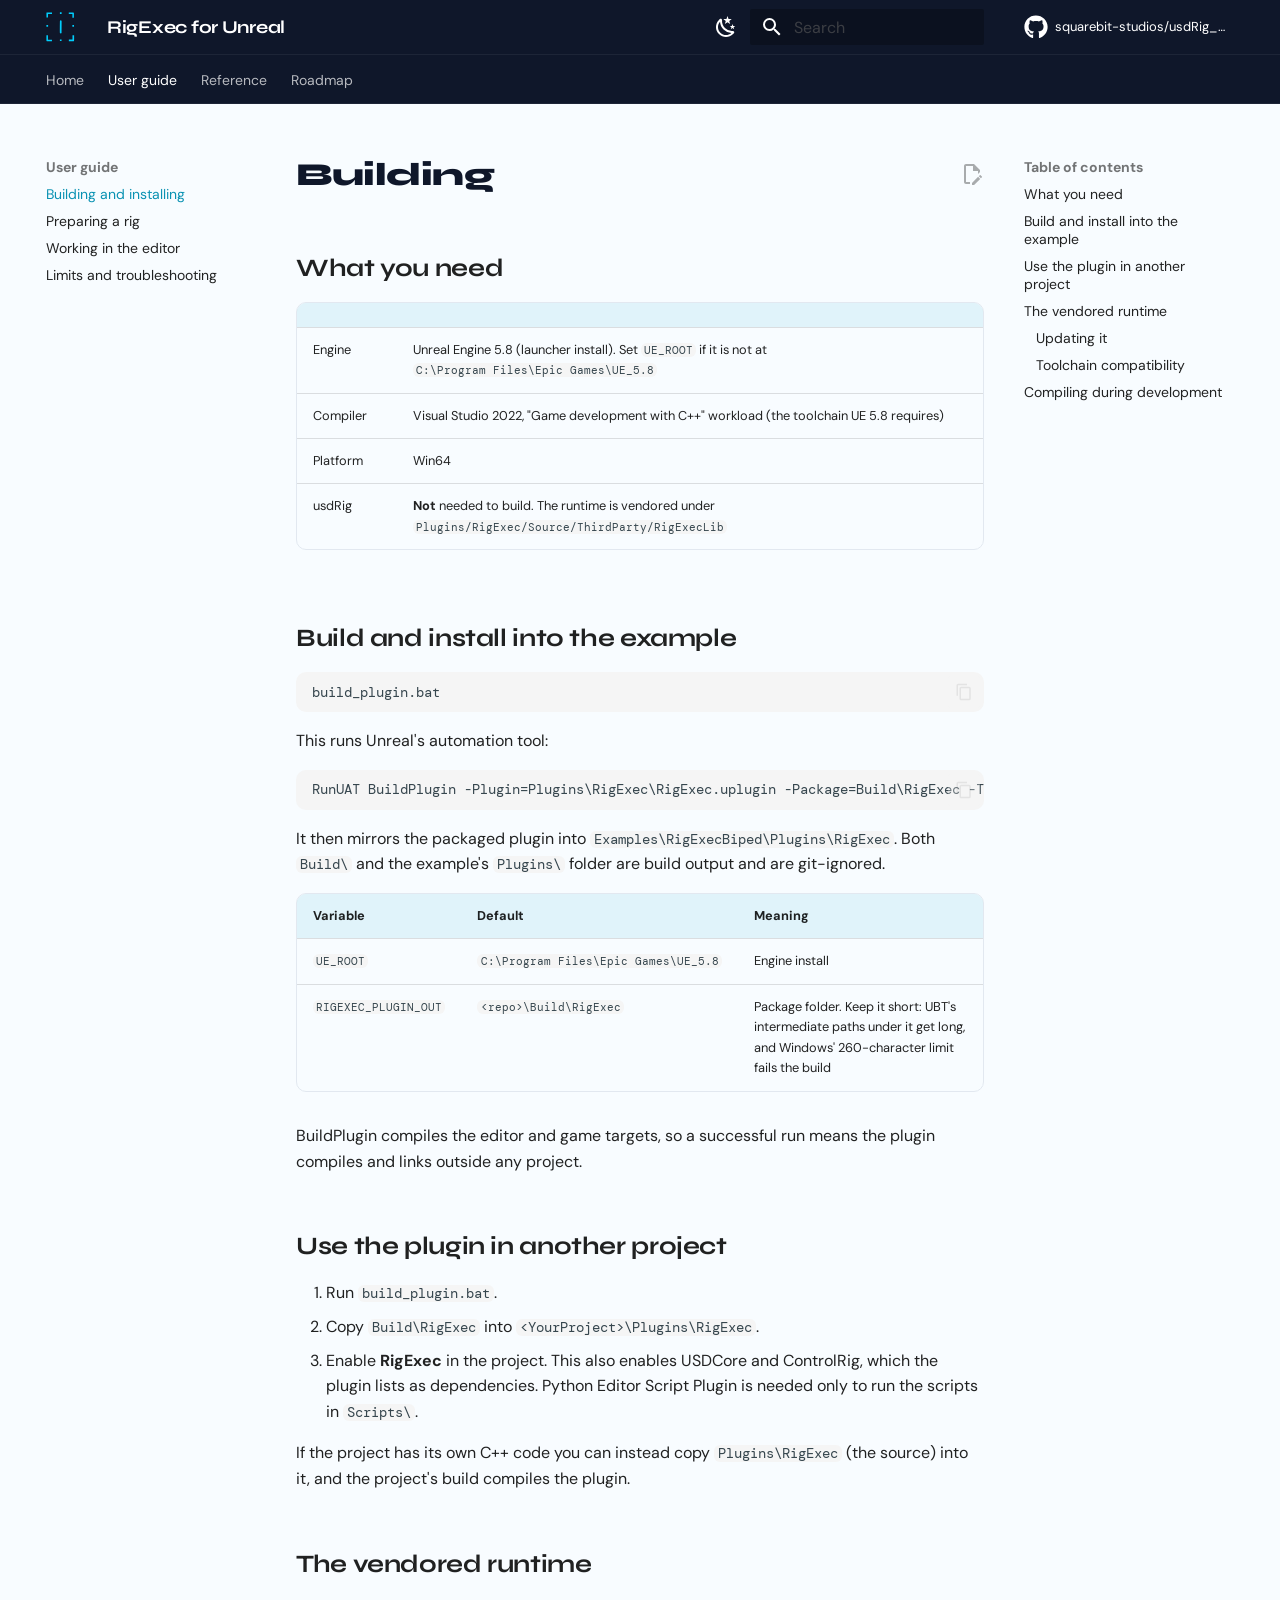
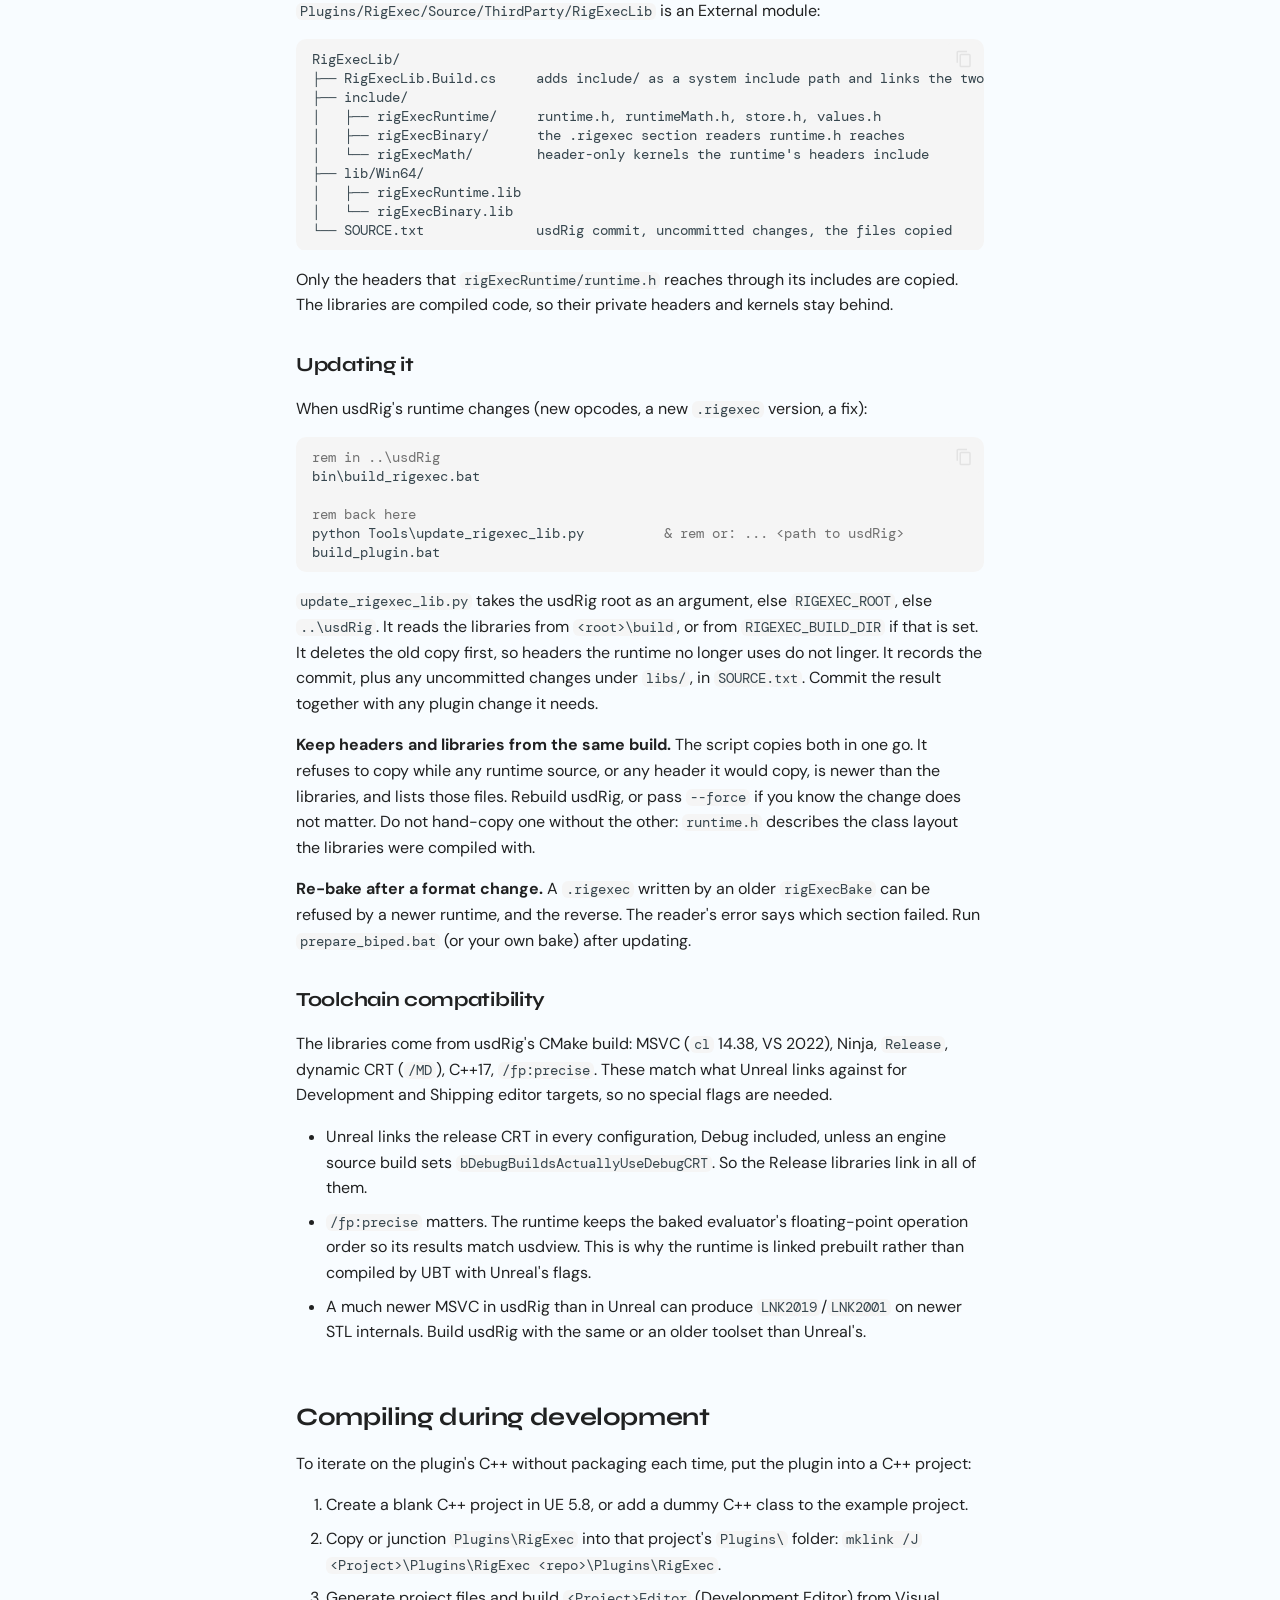
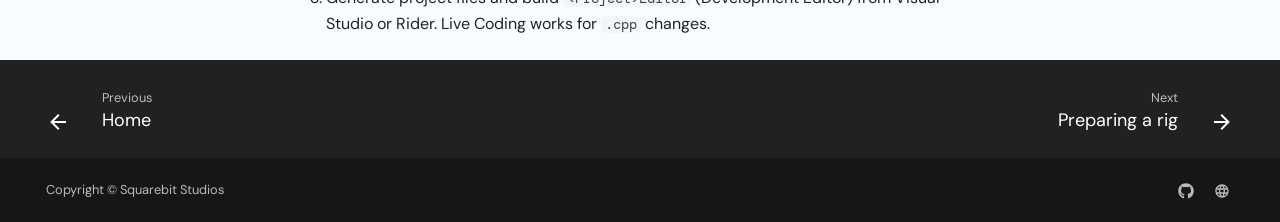
<file: building/index.html>
<!doctype html>
<html lang="en" class="no-js">
  <head>
    
      <meta charset="utf-8">
      <meta name="viewport" content="width=device-width,initial-scale=1">
      
        <meta name="description" content="Pose and animate usdRig (RigExec) characters in Unreal Engine 5.8 with Control Rig and Sequencer">
      
      
      
        <link rel="canonical" href="https://squarebit-studios.github.io/usdRig_unreal/building/">
      
      
        <link rel="prev" href="..">
      
      
        <link rel="next" href="../rig-preparation/">
      
      
        
      
      
      <link rel="icon" href="../assets/images/logo.svg">
      <meta name="generator" content="mkdocs-1.6.1, mkdocs-material-9.7.7">
    
    
      
        <title>Building and installing - RigExec for Unreal</title>
      
    
    
      <link rel="stylesheet" href="../assets/stylesheets/main.ec1eaa64.min.css">
      
        
        <link rel="stylesheet" href="../assets/stylesheets/palette.ab4e12ef.min.css">
      
      


    
    
      
    
    
      
        
        
        <link rel="preconnect" href="https://fonts.gstatic.com" crossorigin>
        <link rel="stylesheet" href="https://fonts.googleapis.com/css?family=DM+Sans:300,300i,400,400i,700,700i%7CDM+Mono:400,400i,700,700i&display=fallback">
        <style>:root{--md-text-font:"DM Sans";--md-code-font:"DM Mono"}</style>
      
    
    
      <link rel="stylesheet" href="../assets/stylesheets/extra.css">
    
    <script>__md_scope=new URL("..",location),__md_hash=e=>[...e].reduce(((e,_)=>(e<<5)-e+_.charCodeAt(0)),0),__md_get=(e,_=localStorage,t=__md_scope)=>JSON.parse(_.getItem(t.pathname+"."+e)),__md_set=(e,_,t=localStorage,a=__md_scope)=>{try{t.setItem(a.pathname+"."+e,JSON.stringify(_))}catch(e){}}</script>
    
      

    
    
  </head>
  
  
    
    
      
    
    
    
    
    <body dir="ltr" data-md-color-scheme="slate" data-md-color-primary="custom" data-md-color-accent="custom">
  
    
    <input class="md-toggle" data-md-toggle="drawer" type="checkbox" id="__drawer" autocomplete="off">
    <input class="md-toggle" data-md-toggle="search" type="checkbox" id="__search" autocomplete="off">
    <label class="md-overlay" for="__drawer"></label>
    <div data-md-component="skip">
      
        
        <a href="#building" class="md-skip">
          Skip to content
        </a>
      
    </div>
    <div data-md-component="announce">
      
    </div>
    
    
      

<header class="md-header" data-md-component="header">
  <nav class="md-header__inner md-grid" aria-label="Header">
    <a href=".." title="RigExec for Unreal" class="md-header__button md-logo" aria-label="RigExec for Unreal" data-md-component="logo">
      
  <img src="../assets/images/logo.svg" alt="logo">

    </a>
    <label class="md-header__button md-icon" for="__drawer">
      
      <svg xmlns="http://www.w3.org/2000/svg" viewBox="0 0 24 24"><path d="M3 6h18v2H3zm0 5h18v2H3zm0 5h18v2H3z"/></svg>
    </label>
    <div class="md-header__title" data-md-component="header-title">
      <div class="md-header__ellipsis">
        <div class="md-header__topic">
          <span class="md-ellipsis">
            RigExec for Unreal
          </span>
        </div>
        <div class="md-header__topic" data-md-component="header-topic">
          <span class="md-ellipsis">
            
              Building and installing
            
          </span>
        </div>
      </div>
    </div>
    
      
        <form class="md-header__option" data-md-component="palette">
  
    
    
    
    <input class="md-option" data-md-color-media="(prefers-color-scheme: dark)" data-md-color-scheme="slate" data-md-color-primary="custom" data-md-color-accent="custom"  aria-label="Switch to light mode"  type="radio" name="__palette" id="__palette_0">
    
      <label class="md-header__button md-icon" title="Switch to light mode" for="__palette_1" hidden>
        <svg xmlns="http://www.w3.org/2000/svg" viewBox="0 0 24 24"><path d="M12 7a5 5 0 0 1 5 5 5 5 0 0 1-5 5 5 5 0 0 1-5-5 5 5 0 0 1 5-5m0 2a3 3 0 0 0-3 3 3 3 0 0 0 3 3 3 3 0 0 0 3-3 3 3 0 0 0-3-3m0-7 2.39 3.42C13.65 5.15 12.84 5 12 5s-1.65.15-2.39.42zM3.34 7l4.16-.35A7.2 7.2 0 0 0 5.94 8.5c-.44.74-.69 1.5-.83 2.29zm.02 10 1.76-3.77a7.131 7.131 0 0 0 2.38 4.14zM20.65 7l-1.77 3.79a7.02 7.02 0 0 0-2.38-4.15zm-.01 10-4.14.36c.59-.51 1.12-1.14 1.54-1.86.42-.73.69-1.5.83-2.29zM12 22l-2.41-3.44c.74.27 1.55.44 2.41.44.82 0 1.63-.17 2.37-.44z"/></svg>
      </label>
    
  
    
    
    
    <input class="md-option" data-md-color-media="(prefers-color-scheme: light)" data-md-color-scheme="default" data-md-color-primary="custom" data-md-color-accent="custom"  aria-label="Switch to dark mode"  type="radio" name="__palette" id="__palette_1">
    
      <label class="md-header__button md-icon" title="Switch to dark mode" for="__palette_0" hidden>
        <svg xmlns="http://www.w3.org/2000/svg" viewBox="0 0 24 24"><path d="m17.75 4.09-2.53 1.94.91 3.06-2.63-1.81-2.63 1.81.91-3.06-2.53-1.94L12.44 4l1.06-3 1.06 3zm3.5 6.91-1.64 1.25.59 1.98-1.7-1.17-1.7 1.17.59-1.98L15.75 11l2.06-.05L18.5 9l.69 1.95zm-2.28 4.95c.83-.08 1.72 1.1 1.19 1.85-.32.45-.66.87-1.08 1.27C15.17 23 8.84 23 4.94 19.07c-3.91-3.9-3.91-10.24 0-14.14.4-.4.82-.76 1.27-1.08.75-.53 1.93.36 1.85 1.19-.27 2.86.69 5.83 2.89 8.02a9.96 9.96 0 0 0 8.02 2.89m-1.64 2.02a12.08 12.08 0 0 1-7.8-3.47c-2.17-2.19-3.33-5-3.49-7.82-2.81 3.14-2.7 7.96.31 10.98 3.02 3.01 7.84 3.12 10.98.31"/></svg>
      </label>
    
  
</form>
      
    
    
      <script>var palette=__md_get("__palette");if(palette&&palette.color){if("(prefers-color-scheme)"===palette.color.media){var media=matchMedia("(prefers-color-scheme: light)"),input=document.querySelector(media.matches?"[data-md-color-media='(prefers-color-scheme: light)']":"[data-md-color-media='(prefers-color-scheme: dark)']");palette.color.media=input.getAttribute("data-md-color-media"),palette.color.scheme=input.getAttribute("data-md-color-scheme"),palette.color.primary=input.getAttribute("data-md-color-primary"),palette.color.accent=input.getAttribute("data-md-color-accent")}for(var[key,value]of Object.entries(palette.color))document.body.setAttribute("data-md-color-"+key,value)}</script>
    
    
    
      
      
        <label class="md-header__button md-icon" for="__search">
          
          <svg xmlns="http://www.w3.org/2000/svg" viewBox="0 0 24 24"><path d="M9.5 3A6.5 6.5 0 0 1 16 9.5c0 1.61-.59 3.09-1.56 4.23l.27.27h.79l5 5-1.5 1.5-5-5v-.79l-.27-.27A6.52 6.52 0 0 1 9.5 16 6.5 6.5 0 0 1 3 9.5 6.5 6.5 0 0 1 9.5 3m0 2C7 5 5 7 5 9.5S7 14 9.5 14 14 12 14 9.5 12 5 9.5 5"/></svg>
        </label>
        <div class="md-search" data-md-component="search" role="dialog">
  <label class="md-search__overlay" for="__search"></label>
  <div class="md-search__inner" role="search">
    <form class="md-search__form" name="search">
      <input type="text" class="md-search__input" name="query" aria-label="Search" placeholder="Search" autocapitalize="off" autocorrect="off" autocomplete="off" spellcheck="false" data-md-component="search-query" required>
      <label class="md-search__icon md-icon" for="__search">
        
        <svg xmlns="http://www.w3.org/2000/svg" viewBox="0 0 24 24"><path d="M9.5 3A6.5 6.5 0 0 1 16 9.5c0 1.61-.59 3.09-1.56 4.23l.27.27h.79l5 5-1.5 1.5-5-5v-.79l-.27-.27A6.52 6.52 0 0 1 9.5 16 6.5 6.5 0 0 1 3 9.5 6.5 6.5 0 0 1 9.5 3m0 2C7 5 5 7 5 9.5S7 14 9.5 14 14 12 14 9.5 12 5 9.5 5"/></svg>
        
        <svg xmlns="http://www.w3.org/2000/svg" viewBox="0 0 24 24"><path d="M20 11v2H8l5.5 5.5-1.42 1.42L4.16 12l7.92-7.92L13.5 5.5 8 11z"/></svg>
      </label>
      <nav class="md-search__options" aria-label="Search">
        
        <button type="reset" class="md-search__icon md-icon" title="Clear" aria-label="Clear" tabindex="-1">
          
          <svg xmlns="http://www.w3.org/2000/svg" viewBox="0 0 24 24"><path d="M19 6.41 17.59 5 12 10.59 6.41 5 5 6.41 10.59 12 5 17.59 6.41 19 12 13.41 17.59 19 19 17.59 13.41 12z"/></svg>
        </button>
      </nav>
      
        <div class="md-search__suggest" data-md-component="search-suggest"></div>
      
    </form>
    <div class="md-search__output">
      <div class="md-search__scrollwrap" tabindex="0" data-md-scrollfix>
        <div class="md-search-result" data-md-component="search-result">
          <div class="md-search-result__meta">
            Initializing search
          </div>
          <ol class="md-search-result__list" role="presentation"></ol>
        </div>
      </div>
    </div>
  </div>
</div>
      
    
    
      <div class="md-header__source">
        <a href="https://github.com/squarebit-studios/usdRig_unreal" title="Go to repository" class="md-source" data-md-component="source">
  <div class="md-source__icon md-icon">
    
    <svg xmlns="http://www.w3.org/2000/svg" viewBox="0 0 512 512"><!--! Font Awesome Free 7.1.0 by @fontawesome - https://fontawesome.com License - https://fontawesome.com/license/free (Icons: CC BY 4.0, Fonts: SIL OFL 1.1, Code: MIT License) Copyright 2025 Fonticons, Inc.--><path d="M173.9 397.4c0 2-2.3 3.6-5.2 3.6-3.3.3-5.6-1.3-5.6-3.6 0-2 2.3-3.6 5.2-3.6 3-.3 5.6 1.3 5.6 3.6m-31.1-4.5c-.7 2 1.3 4.3 4.3 4.9 2.6 1 5.6 0 6.2-2s-1.3-4.3-4.3-5.2c-2.6-.7-5.5.3-6.2 2.3m44.2-1.7c-2.9.7-4.9 2.6-4.6 4.9.3 2 2.9 3.3 5.9 2.6 2.9-.7 4.9-2.6 4.6-4.6-.3-1.9-3-3.2-5.9-2.9M252.8 8C114.1 8 8 113.3 8 252c0 110.9 69.8 205.8 169.5 239.2 12.8 2.3 17.3-5.6 17.3-12.1 0-6.2-.3-40.4-.3-61.4 0 0-70 15-84.7-29.8 0 0-11.4-29.1-27.8-36.6 0 0-22.9-15.7 1.6-15.4 0 0 24.9 2 38.6 25.8 21.9 38.6 58.6 27.5 72.9 20.9 2.3-16 8.8-27.1 16-33.7-55.9-6.2-112.3-14.3-112.3-110.5 0-27.5 7.6-41.3 23.6-58.9-2.6-6.5-11.1-33.3 2.6-67.9 20.9-6.5 69 27 69 27 20-5.6 41.5-8.5 62.8-8.5s42.8 2.9 62.8 8.5c0 0 48.1-33.6 69-27 13.7 34.7 5.2 61.4 2.6 67.9 16 17.7 25.8 31.5 25.8 58.9 0 96.5-58.9 104.2-114.8 110.5 9.2 7.9 17 22.9 17 46.4 0 33.7-.3 75.4-.3 83.6 0 6.5 4.6 14.4 17.3 12.1C436.2 457.8 504 362.9 504 252 504 113.3 391.5 8 252.8 8M105.2 352.9c-1.3 1-1 3.3.7 5.2 1.6 1.6 3.9 2.3 5.2 1 1.3-1 1-3.3-.7-5.2-1.6-1.6-3.9-2.3-5.2-1m-10.8-8.1c-.7 1.3.3 2.9 2.3 3.9 1.6 1 3.6.7 4.3-.7.7-1.3-.3-2.9-2.3-3.9-2-.6-3.6-.3-4.3.7m32.4 35.6c-1.6 1.3-1 4.3 1.3 6.2 2.3 2.3 5.2 2.6 6.5 1 1.3-1.3.7-4.3-1.3-6.2-2.2-2.3-5.2-2.6-6.5-1m-11.4-14.7c-1.6 1-1.6 3.6 0 5.9s4.3 3.3 5.6 2.3c1.6-1.3 1.6-3.9 0-6.2-1.4-2.3-4-3.3-5.6-2"/></svg>
  </div>
  <div class="md-source__repository">
    squarebit-studios/usdRig_unreal
  </div>
</a>
      </div>
    
  </nav>
  
</header>
    
    <div class="md-container" data-md-component="container">
      
      
        
          
            
<nav class="md-tabs" aria-label="Tabs" data-md-component="tabs">
  <div class="md-grid">
    <ul class="md-tabs__list">
      
        
  
  
  
  
    <li class="md-tabs__item">
      <a href=".." class="md-tabs__link">
        
  
  
    
  
  Home

      </a>
    </li>
  

      
        
  
  
  
    
  
  
    
    
      <li class="md-tabs__item md-tabs__item--active">
        <a href="./" class="md-tabs__link">
          
  
  
  User guide

        </a>
      </li>
    
  

      
        
  
  
  
  
    
    
      <li class="md-tabs__item">
        <a href="../api/" class="md-tabs__link">
          
  
  
  Reference

        </a>
      </li>
    
  

      
        
  
  
  
  
    
    
      <li class="md-tabs__item">
        <a href="../plans/touchpose-remaining/" class="md-tabs__link">
          
  
  
  Roadmap

        </a>
      </li>
    
  

      
    </ul>
  </div>
</nav>
          
        
      
      <main class="md-main" data-md-component="main">
        <div class="md-main__inner md-grid">
          
            
              
              <div class="md-sidebar md-sidebar--primary" data-md-component="sidebar" data-md-type="navigation" >
                <div class="md-sidebar__scrollwrap">
                  <div class="md-sidebar__inner">
                    


  


<nav class="md-nav md-nav--primary md-nav--lifted" aria-label="Navigation" data-md-level="0">
  <label class="md-nav__title" for="__drawer">
    <a href=".." title="RigExec for Unreal" class="md-nav__button md-logo" aria-label="RigExec for Unreal" data-md-component="logo">
      
  <img src="../assets/images/logo.svg" alt="logo">

    </a>
    RigExec for Unreal
  </label>
  
    <div class="md-nav__source">
      <a href="https://github.com/squarebit-studios/usdRig_unreal" title="Go to repository" class="md-source" data-md-component="source">
  <div class="md-source__icon md-icon">
    
    <svg xmlns="http://www.w3.org/2000/svg" viewBox="0 0 512 512"><!--! Font Awesome Free 7.1.0 by @fontawesome - https://fontawesome.com License - https://fontawesome.com/license/free (Icons: CC BY 4.0, Fonts: SIL OFL 1.1, Code: MIT License) Copyright 2025 Fonticons, Inc.--><path d="M173.9 397.4c0 2-2.3 3.6-5.2 3.6-3.3.3-5.6-1.3-5.6-3.6 0-2 2.3-3.6 5.2-3.6 3-.3 5.6 1.3 5.6 3.6m-31.1-4.5c-.7 2 1.3 4.3 4.3 4.9 2.6 1 5.6 0 6.2-2s-1.3-4.3-4.3-5.2c-2.6-.7-5.5.3-6.2 2.3m44.2-1.7c-2.9.7-4.9 2.6-4.6 4.9.3 2 2.9 3.3 5.9 2.6 2.9-.7 4.9-2.6 4.6-4.6-.3-1.9-3-3.2-5.9-2.9M252.8 8C114.1 8 8 113.3 8 252c0 110.9 69.8 205.8 169.5 239.2 12.8 2.3 17.3-5.6 17.3-12.1 0-6.2-.3-40.4-.3-61.4 0 0-70 15-84.7-29.8 0 0-11.4-29.1-27.8-36.6 0 0-22.9-15.7 1.6-15.4 0 0 24.9 2 38.6 25.8 21.9 38.6 58.6 27.5 72.9 20.9 2.3-16 8.8-27.1 16-33.7-55.9-6.2-112.3-14.3-112.3-110.5 0-27.5 7.6-41.3 23.6-58.9-2.6-6.5-11.1-33.3 2.6-67.9 20.9-6.5 69 27 69 27 20-5.6 41.5-8.5 62.8-8.5s42.8 2.9 62.8 8.5c0 0 48.1-33.6 69-27 13.7 34.7 5.2 61.4 2.6 67.9 16 17.7 25.8 31.5 25.8 58.9 0 96.5-58.9 104.2-114.8 110.5 9.2 7.9 17 22.9 17 46.4 0 33.7-.3 75.4-.3 83.6 0 6.5 4.6 14.4 17.3 12.1C436.2 457.8 504 362.9 504 252 504 113.3 391.5 8 252.8 8M105.2 352.9c-1.3 1-1 3.3.7 5.2 1.6 1.6 3.9 2.3 5.2 1 1.3-1 1-3.3-.7-5.2-1.6-1.6-3.9-2.3-5.2-1m-10.8-8.1c-.7 1.3.3 2.9 2.3 3.9 1.6 1 3.6.7 4.3-.7.7-1.3-.3-2.9-2.3-3.9-2-.6-3.6-.3-4.3.7m32.4 35.6c-1.6 1.3-1 4.3 1.3 6.2 2.3 2.3 5.2 2.6 6.5 1 1.3-1.3.7-4.3-1.3-6.2-2.2-2.3-5.2-2.6-6.5-1m-11.4-14.7c-1.6 1-1.6 3.6 0 5.9s4.3 3.3 5.6 2.3c1.6-1.3 1.6-3.9 0-6.2-1.4-2.3-4-3.3-5.6-2"/></svg>
  </div>
  <div class="md-source__repository">
    squarebit-studios/usdRig_unreal
  </div>
</a>
    </div>
  
  <ul class="md-nav__list" data-md-scrollfix>
    
      
      
  
  
  
  
    <li class="md-nav__item">
      <a href=".." class="md-nav__link">
        
  
  
  <span class="md-ellipsis">
    
  
    Home
  

    
  </span>
  
  

      </a>
    </li>
  

    
      
      
  
  
    
  
  
  
    
    
    
    
      
        
        
      
      
        
      
    
    
    <li class="md-nav__item md-nav__item--active md-nav__item--section md-nav__item--nested">
      
        
        
        <input class="md-nav__toggle md-toggle " type="checkbox" id="__nav_2" checked>
        
          
          <label class="md-nav__link" for="__nav_2" id="__nav_2_label" tabindex="">
            
  
  
  <span class="md-ellipsis">
    
  
    User guide
  

    
  </span>
  
  

            <span class="md-nav__icon md-icon"></span>
          </label>
        
        <nav class="md-nav" data-md-level="1" aria-labelledby="__nav_2_label" aria-expanded="true">
          <label class="md-nav__title" for="__nav_2">
            <span class="md-nav__icon md-icon"></span>
            
  
    User guide
  

          </label>
          <ul class="md-nav__list" data-md-scrollfix>
            
              
                
  
  
    
  
  
  
    <li class="md-nav__item md-nav__item--active">
      
      <input class="md-nav__toggle md-toggle" type="checkbox" id="__toc">
      
      
        
      
      
        <label class="md-nav__link md-nav__link--active" for="__toc">
          
  
  
  <span class="md-ellipsis">
    
  
    Building and installing
  

    
  </span>
  
  

          <span class="md-nav__icon md-icon"></span>
        </label>
      
      <a href="./" class="md-nav__link md-nav__link--active">
        
  
  
  <span class="md-ellipsis">
    
  
    Building and installing
  

    
  </span>
  
  

      </a>
      
        

<nav class="md-nav md-nav--secondary" aria-label="Table of contents">
  
  
  
    
  
  
    <label class="md-nav__title" for="__toc">
      <span class="md-nav__icon md-icon"></span>
      Table of contents
    </label>
    <ul class="md-nav__list" data-md-component="toc" data-md-scrollfix>
      
        <li class="md-nav__item">
  <a href="#what-you-need" class="md-nav__link">
    <span class="md-ellipsis">
      
        What you need
      
    </span>
  </a>
  
</li>
      
        <li class="md-nav__item">
  <a href="#build-and-install-into-the-example" class="md-nav__link">
    <span class="md-ellipsis">
      
        Build and install into the example
      
    </span>
  </a>
  
</li>
      
        <li class="md-nav__item">
  <a href="#use-the-plugin-in-another-project" class="md-nav__link">
    <span class="md-ellipsis">
      
        Use the plugin in another project
      
    </span>
  </a>
  
</li>
      
        <li class="md-nav__item">
  <a href="#the-vendored-runtime" class="md-nav__link">
    <span class="md-ellipsis">
      
        The vendored runtime
      
    </span>
  </a>
  
    <nav class="md-nav" aria-label="The vendored runtime">
      <ul class="md-nav__list">
        
          <li class="md-nav__item">
  <a href="#updating-it" class="md-nav__link">
    <span class="md-ellipsis">
      
        Updating it
      
    </span>
  </a>
  
</li>
        
          <li class="md-nav__item">
  <a href="#toolchain-compatibility" class="md-nav__link">
    <span class="md-ellipsis">
      
        Toolchain compatibility
      
    </span>
  </a>
  
</li>
        
      </ul>
    </nav>
  
</li>
      
        <li class="md-nav__item">
  <a href="#compiling-during-development" class="md-nav__link">
    <span class="md-ellipsis">
      
        Compiling during development
      
    </span>
  </a>
  
</li>
      
    </ul>
  
</nav>
      
    </li>
  

              
            
              
                
  
  
  
  
    <li class="md-nav__item">
      <a href="../rig-preparation/" class="md-nav__link">
        
  
  
  <span class="md-ellipsis">
    
  
    Preparing a rig
  

    
  </span>
  
  

      </a>
    </li>
  

              
            
              
                
  
  
  
  
    <li class="md-nav__item">
      <a href="../editor-workflow/" class="md-nav__link">
        
  
  
  <span class="md-ellipsis">
    
  
    Working in the editor
  

    
  </span>
  
  

      </a>
    </li>
  

              
            
              
                
  
  
  
  
    <li class="md-nav__item">
      <a href="../troubleshooting/" class="md-nav__link">
        
  
  
  <span class="md-ellipsis">
    
  
    Limits and troubleshooting
  

    
  </span>
  
  

      </a>
    </li>
  

              
            
          </ul>
        </nav>
      
    </li>
  

    
      
      
  
  
  
  
    
    
    
    
      
      
        
      
    
    
    <li class="md-nav__item md-nav__item--nested">
      
        
        
          
        
        <input class="md-nav__toggle md-toggle md-toggle--indeterminate" type="checkbox" id="__nav_3" >
        
          
          <label class="md-nav__link" for="__nav_3" id="__nav_3_label" tabindex="0">
            
  
  
  <span class="md-ellipsis">
    
  
    Reference
  

    
  </span>
  
  

            <span class="md-nav__icon md-icon"></span>
          </label>
        
        <nav class="md-nav" data-md-level="1" aria-labelledby="__nav_3_label" aria-expanded="false">
          <label class="md-nav__title" for="__nav_3">
            <span class="md-nav__icon md-icon"></span>
            
  
    Reference
  

          </label>
          <ul class="md-nav__list" data-md-scrollfix>
            
              
                
  
  
  
  
    <li class="md-nav__item">
      <a href="../api/" class="md-nav__link">
        
  
  
  <span class="md-ellipsis">
    
  
    API reference
  

    
  </span>
  
  

      </a>
    </li>
  

              
            
              
                
  
  
  
  
    <li class="md-nav__item">
      <a href="../architecture/" class="md-nav__link">
        
  
  
  <span class="md-ellipsis">
    
  
    Architecture
  

    
  </span>
  
  

      </a>
    </li>
  

              
            
          </ul>
        </nav>
      
    </li>
  

    
      
      
  
  
  
  
    
    
    
    
      
      
        
      
    
    
    <li class="md-nav__item md-nav__item--nested">
      
        
        
          
        
        <input class="md-nav__toggle md-toggle md-toggle--indeterminate" type="checkbox" id="__nav_4" >
        
          
          <label class="md-nav__link" for="__nav_4" id="__nav_4_label" tabindex="0">
            
  
  
  <span class="md-ellipsis">
    
  
    Roadmap
  

    
  </span>
  
  

            <span class="md-nav__icon md-icon"></span>
          </label>
        
        <nav class="md-nav" data-md-level="1" aria-labelledby="__nav_4_label" aria-expanded="false">
          <label class="md-nav__title" for="__nav_4">
            <span class="md-nav__icon md-icon"></span>
            
  
    Roadmap
  

          </label>
          <ul class="md-nav__list" data-md-scrollfix>
            
              
                
  
  
  
  
    <li class="md-nav__item">
      <a href="../plans/touchpose-remaining/" class="md-nav__link">
        
  
  
  <span class="md-ellipsis">
    
  
    Touch Pose: remaining work
  

    
  </span>
  
  

      </a>
    </li>
  

              
            
          </ul>
        </nav>
      
    </li>
  

    
  </ul>
</nav>
                  </div>
                </div>
              </div>
            
            
              
              <div class="md-sidebar md-sidebar--secondary" data-md-component="sidebar" data-md-type="toc" >
                <div class="md-sidebar__scrollwrap">
                  <div class="md-sidebar__inner">
                    

<nav class="md-nav md-nav--secondary" aria-label="Table of contents">
  
  
  
    
  
  
    <label class="md-nav__title" for="__toc">
      <span class="md-nav__icon md-icon"></span>
      Table of contents
    </label>
    <ul class="md-nav__list" data-md-component="toc" data-md-scrollfix>
      
        <li class="md-nav__item">
  <a href="#what-you-need" class="md-nav__link">
    <span class="md-ellipsis">
      
        What you need
      
    </span>
  </a>
  
</li>
      
        <li class="md-nav__item">
  <a href="#build-and-install-into-the-example" class="md-nav__link">
    <span class="md-ellipsis">
      
        Build and install into the example
      
    </span>
  </a>
  
</li>
      
        <li class="md-nav__item">
  <a href="#use-the-plugin-in-another-project" class="md-nav__link">
    <span class="md-ellipsis">
      
        Use the plugin in another project
      
    </span>
  </a>
  
</li>
      
        <li class="md-nav__item">
  <a href="#the-vendored-runtime" class="md-nav__link">
    <span class="md-ellipsis">
      
        The vendored runtime
      
    </span>
  </a>
  
    <nav class="md-nav" aria-label="The vendored runtime">
      <ul class="md-nav__list">
        
          <li class="md-nav__item">
  <a href="#updating-it" class="md-nav__link">
    <span class="md-ellipsis">
      
        Updating it
      
    </span>
  </a>
  
</li>
        
          <li class="md-nav__item">
  <a href="#toolchain-compatibility" class="md-nav__link">
    <span class="md-ellipsis">
      
        Toolchain compatibility
      
    </span>
  </a>
  
</li>
        
      </ul>
    </nav>
  
</li>
      
        <li class="md-nav__item">
  <a href="#compiling-during-development" class="md-nav__link">
    <span class="md-ellipsis">
      
        Compiling during development
      
    </span>
  </a>
  
</li>
      
    </ul>
  
</nav>
                  </div>
                </div>
              </div>
            
          
          
            <div class="md-content" data-md-component="content">
              
              <article class="md-content__inner md-typeset">
                
                  


  
    <a href="https://github.com/squarebit-studios/usdRig_unreal/edit/main/docs/building.md" title="Edit this page" class="md-content__button md-icon" rel="edit">
      
      <svg xmlns="http://www.w3.org/2000/svg" viewBox="0 0 24 24"><path d="M10 20H6V4h7v5h5v3.1l2-2V8l-6-6H6c-1.1 0-2 .9-2 2v16c0 1.1.9 2 2 2h4zm10.2-7c.1 0 .3.1.4.2l1.3 1.3c.2.2.2.6 0 .8l-1 1-2.1-2.1 1-1c.1-.1.2-.2.4-.2m0 3.9L14.1 23H12v-2.1l6.1-6.1z"/></svg>
    </a>
  
  


<h1 id="building">Building<a class="headerlink" href="#building" title="Permanent link">&para;</a></h1>
<h2 id="what-you-need">What you need<a class="headerlink" href="#what-you-need" title="Permanent link">&para;</a></h2>
<table>
<thead>
<tr>
<th></th>
<th></th>
</tr>
</thead>
<tbody>
<tr>
<td>Engine</td>
<td>Unreal Engine 5.8 (launcher install). Set <code>UE_ROOT</code> if it is not at <code>C:\Program Files\Epic Games\UE_5.8</code></td>
</tr>
<tr>
<td>Compiler</td>
<td>Visual Studio 2022, "Game development with C++" workload (the toolchain UE 5.8 requires)</td>
</tr>
<tr>
<td>Platform</td>
<td>Win64</td>
</tr>
<tr>
<td>usdRig</td>
<td><strong>Not</strong> needed to build. The runtime is vendored under <code>Plugins/RigExec/Source/ThirdParty/RigExecLib</code></td>
</tr>
</tbody>
</table>
<h2 id="build-and-install-into-the-example">Build and install into the example<a class="headerlink" href="#build-and-install-into-the-example" title="Permanent link">&para;</a></h2>
<div class="highlight"><pre><span></span><code><a id="__codelineno-0-1" name="__codelineno-0-1" href="#__codelineno-0-1"></a>build_plugin.bat
</code></pre></div>
<p>This runs Unreal's automation tool:</p>
<div class="highlight"><pre><span></span><code><a id="__codelineno-1-1" name="__codelineno-1-1" href="#__codelineno-1-1"></a>RunUAT BuildPlugin -Plugin=Plugins\RigExec\RigExec.uplugin -Package=Build\RigExec -TargetPlatforms=Win64 -Rocket
</code></pre></div>
<p>It then mirrors the packaged plugin into
<code>Examples\RigExecBiped\Plugins\RigExec</code>. Both <code>Build\</code> and the example's
<code>Plugins\</code> folder are build output and are git-ignored.</p>
<table>
<thead>
<tr>
<th>Variable</th>
<th>Default</th>
<th>Meaning</th>
</tr>
</thead>
<tbody>
<tr>
<td><code>UE_ROOT</code></td>
<td><code>C:\Program Files\Epic Games\UE_5.8</code></td>
<td>Engine install</td>
</tr>
<tr>
<td><code>RIGEXEC_PLUGIN_OUT</code></td>
<td><code>&lt;repo&gt;\Build\RigExec</code></td>
<td>Package folder. Keep it short: UBT's intermediate paths under it get long, and Windows' 260-character limit fails the build</td>
</tr>
</tbody>
</table>
<p>BuildPlugin compiles the editor and game targets, so a successful run means
the plugin compiles and links outside any project.</p>
<h2 id="use-the-plugin-in-another-project">Use the plugin in another project<a class="headerlink" href="#use-the-plugin-in-another-project" title="Permanent link">&para;</a></h2>
<ol>
<li>Run <code>build_plugin.bat</code>.</li>
<li>Copy <code>Build\RigExec</code> into <code>&lt;YourProject&gt;\Plugins\RigExec</code>.</li>
<li>Enable <strong>RigExec</strong> in the project. This also enables USDCore and
   ControlRig, which the plugin lists as dependencies. Python Editor Script
   Plugin is needed only to run the scripts in <code>Scripts\</code>.</li>
</ol>
<p>If the project has its own C++ code you can instead copy <code>Plugins\RigExec</code>
(the source) into it, and the project's build compiles the plugin.</p>
<h2 id="the-vendored-runtime">The vendored runtime<a class="headerlink" href="#the-vendored-runtime" title="Permanent link">&para;</a></h2>
<p><code>Plugins/RigExec/Source/ThirdParty/RigExecLib</code> is an External module:</p>
<div class="highlight"><pre><span></span><code><a id="__codelineno-2-1" name="__codelineno-2-1" href="#__codelineno-2-1"></a>RigExecLib/
<a id="__codelineno-2-2" name="__codelineno-2-2" href="#__codelineno-2-2"></a>├── RigExecLib.Build.cs     adds include/ as a system include path and links the two libs
<a id="__codelineno-2-3" name="__codelineno-2-3" href="#__codelineno-2-3"></a>├── include/
<a id="__codelineno-2-4" name="__codelineno-2-4" href="#__codelineno-2-4"></a>│   ├── rigExecRuntime/     runtime.h, runtimeMath.h, store.h, values.h
<a id="__codelineno-2-5" name="__codelineno-2-5" href="#__codelineno-2-5"></a>│   ├── rigExecBinary/      the .rigexec section readers runtime.h reaches
<a id="__codelineno-2-6" name="__codelineno-2-6" href="#__codelineno-2-6"></a>│   └── rigExecMath/        header-only kernels the runtime's headers include
<a id="__codelineno-2-7" name="__codelineno-2-7" href="#__codelineno-2-7"></a>├── lib/Win64/
<a id="__codelineno-2-8" name="__codelineno-2-8" href="#__codelineno-2-8"></a>│   ├── rigExecRuntime.lib
<a id="__codelineno-2-9" name="__codelineno-2-9" href="#__codelineno-2-9"></a>│   └── rigExecBinary.lib
<a id="__codelineno-2-10" name="__codelineno-2-10" href="#__codelineno-2-10"></a>└── SOURCE.txt              usdRig commit, uncommitted changes, the files copied
</code></pre></div>
<p>Only the headers that <code>rigExecRuntime/runtime.h</code> reaches through its
includes are copied. The libraries are compiled code, so their private
headers and kernels stay behind.</p>
<h3 id="updating-it">Updating it<a class="headerlink" href="#updating-it" title="Permanent link">&para;</a></h3>
<p>When usdRig's runtime changes (new opcodes, a new <code>.rigexec</code> version, a fix):</p>
<div class="highlight"><pre><span></span><code><a id="__codelineno-3-1" name="__codelineno-3-1" href="#__codelineno-3-1"></a><span class="c1">rem in ..\usdRig</span>
<a id="__codelineno-3-2" name="__codelineno-3-2" href="#__codelineno-3-2"></a>bin\build_rigexec.bat
<a id="__codelineno-3-3" name="__codelineno-3-3" href="#__codelineno-3-3"></a>
<a id="__codelineno-3-4" name="__codelineno-3-4" href="#__codelineno-3-4"></a><span class="c1">rem back here</span>
<a id="__codelineno-3-5" name="__codelineno-3-5" href="#__codelineno-3-5"></a>python Tools\update_rigexec_lib.py          <span class="p">&amp;</span> <span class="c1">rem or: ... &lt;path to usdRig&gt;</span>
<a id="__codelineno-3-6" name="__codelineno-3-6" href="#__codelineno-3-6"></a>build_plugin.bat
</code></pre></div>
<p><code>update_rigexec_lib.py</code> takes the usdRig root as an argument, else
<code>RIGEXEC_ROOT</code>, else <code>..\usdRig</code>. It reads the libraries from
<code>&lt;root&gt;\build</code>, or from <code>RIGEXEC_BUILD_DIR</code> if that is set. It deletes the
old copy first, so headers the runtime no longer uses do not linger. It
records the commit, plus any uncommitted changes under <code>libs/</code>, in
<code>SOURCE.txt</code>. Commit the result together with any plugin change it needs.</p>
<p><strong>Keep headers and libraries from the same build.</strong> The script copies both
in one go. It refuses to copy while any runtime source, or any header it
would copy, is newer than the libraries, and lists those files. Rebuild
usdRig, or pass <code>--force</code> if you know the change does not matter. Do not hand-copy one without the other: <code>runtime.h</code> describes the
class layout the libraries were compiled with.</p>
<p><strong>Re-bake after a format change.</strong> A <code>.rigexec</code> written by an older
<code>rigExecBake</code> can be refused by a newer runtime, and the reverse. The
reader's error says which section failed. Run <code>prepare_biped.bat</code> (or your
own bake) after updating.</p>
<h3 id="toolchain-compatibility">Toolchain compatibility<a class="headerlink" href="#toolchain-compatibility" title="Permanent link">&para;</a></h3>
<p>The libraries come from usdRig's CMake build: MSVC (<code>cl</code> 14.38, VS 2022),
Ninja, <code>Release</code>, dynamic CRT (<code>/MD</code>), C++17, <code>/fp:precise</code>. These match
what Unreal links against for Development and Shipping editor targets, so no
special flags are needed.</p>
<ul>
<li>Unreal links the release CRT in every configuration, Debug included,
  unless an engine source build sets <code>bDebugBuildsActuallyUseDebugCRT</code>. So
  the Release libraries link in all of them.</li>
<li><code>/fp:precise</code> matters. The runtime keeps the baked evaluator's
  floating-point operation order so its results match usdview. This is why
  the runtime is linked prebuilt rather than compiled by UBT with Unreal's
  flags.</li>
<li>A much newer MSVC in usdRig than in Unreal can produce <code>LNK2019</code>/<code>LNK2001</code>
  on newer STL internals. Build usdRig with the same or an older toolset
  than Unreal's.</li>
</ul>
<h2 id="compiling-during-development">Compiling during development<a class="headerlink" href="#compiling-during-development" title="Permanent link">&para;</a></h2>
<p>To iterate on the plugin's C++ without packaging each time, put the plugin
into a C++ project:</p>
<ol>
<li>Create a blank C++ project in UE 5.8, or add a dummy C++ class to the
   example project.</li>
<li>Copy or junction <code>Plugins\RigExec</code> into that project's <code>Plugins\</code> folder:
   <code>mklink /J &lt;Project&gt;\Plugins\RigExec &lt;repo&gt;\Plugins\RigExec</code>.</li>
<li>Generate project files and build <code>&lt;Project&gt;Editor</code> (Development Editor)
   from Visual Studio or Rider. Live Coding works for <code>.cpp</code> changes.</li>
</ol>












                
              </article>
            </div>
          
          
<script>var target=document.getElementById(location.hash.slice(1));target&&target.name&&(target.checked=target.name.startsWith("__tabbed_"))</script>
        </div>
        
          <button type="button" class="md-top md-icon" data-md-component="top" hidden>
  
  <svg xmlns="http://www.w3.org/2000/svg" viewBox="0 0 24 24"><path d="M13 20h-2V8l-5.5 5.5-1.42-1.42L12 4.16l7.92 7.92-1.42 1.42L13 8z"/></svg>
  Back to top
</button>
        
      </main>
      
        <footer class="md-footer">
  
    
      
      <nav class="md-footer__inner md-grid" aria-label="Footer" >
        
          
          <a href=".." class="md-footer__link md-footer__link--prev" aria-label="Previous: Home">
            <div class="md-footer__button md-icon">
              
              <svg xmlns="http://www.w3.org/2000/svg" viewBox="0 0 24 24"><path d="M20 11v2H8l5.5 5.5-1.42 1.42L4.16 12l7.92-7.92L13.5 5.5 8 11z"/></svg>
            </div>
            <div class="md-footer__title">
              <span class="md-footer__direction">
                Previous
              </span>
              <div class="md-ellipsis">
                Home
              </div>
            </div>
          </a>
        
        
          
          <a href="../rig-preparation/" class="md-footer__link md-footer__link--next" aria-label="Next: Preparing a rig">
            <div class="md-footer__title">
              <span class="md-footer__direction">
                Next
              </span>
              <div class="md-ellipsis">
                Preparing a rig
              </div>
            </div>
            <div class="md-footer__button md-icon">
              
              <svg xmlns="http://www.w3.org/2000/svg" viewBox="0 0 24 24"><path d="M4 11v2h12l-5.5 5.5 1.42 1.42L19.84 12l-7.92-7.92L10.5 5.5 16 11z"/></svg>
            </div>
          </a>
        
      </nav>
    
  
  <div class="md-footer-meta md-typeset">
    <div class="md-footer-meta__inner md-grid">
      <div class="md-copyright">
  
    <div class="md-copyright__highlight">
      Copyright &copy; Squarebit Studios
    </div>
  
  
</div>
      
        
<div class="md-social">
  
    
    
    
    
      
      
    
    <a href="https://github.com/squarebit-studios/usdRig_unreal" target="_blank" rel="noopener" title="github.com" class="md-social__link">
      <svg xmlns="http://www.w3.org/2000/svg" viewBox="0 0 512 512"><!--! Font Awesome Free 7.1.0 by @fontawesome - https://fontawesome.com License - https://fontawesome.com/license/free (Icons: CC BY 4.0, Fonts: SIL OFL 1.1, Code: MIT License) Copyright 2025 Fonticons, Inc.--><path d="M173.9 397.4c0 2-2.3 3.6-5.2 3.6-3.3.3-5.6-1.3-5.6-3.6 0-2 2.3-3.6 5.2-3.6 3-.3 5.6 1.3 5.6 3.6m-31.1-4.5c-.7 2 1.3 4.3 4.3 4.9 2.6 1 5.6 0 6.2-2s-1.3-4.3-4.3-5.2c-2.6-.7-5.5.3-6.2 2.3m44.2-1.7c-2.9.7-4.9 2.6-4.6 4.9.3 2 2.9 3.3 5.9 2.6 2.9-.7 4.9-2.6 4.6-4.6-.3-1.9-3-3.2-5.9-2.9M252.8 8C114.1 8 8 113.3 8 252c0 110.9 69.8 205.8 169.5 239.2 12.8 2.3 17.3-5.6 17.3-12.1 0-6.2-.3-40.4-.3-61.4 0 0-70 15-84.7-29.8 0 0-11.4-29.1-27.8-36.6 0 0-22.9-15.7 1.6-15.4 0 0 24.9 2 38.6 25.8 21.9 38.6 58.6 27.5 72.9 20.9 2.3-16 8.8-27.1 16-33.7-55.9-6.2-112.3-14.3-112.3-110.5 0-27.5 7.6-41.3 23.6-58.9-2.6-6.5-11.1-33.3 2.6-67.9 20.9-6.5 69 27 69 27 20-5.6 41.5-8.5 62.8-8.5s42.8 2.9 62.8 8.5c0 0 48.1-33.6 69-27 13.7 34.7 5.2 61.4 2.6 67.9 16 17.7 25.8 31.5 25.8 58.9 0 96.5-58.9 104.2-114.8 110.5 9.2 7.9 17 22.9 17 46.4 0 33.7-.3 75.4-.3 83.6 0 6.5 4.6 14.4 17.3 12.1C436.2 457.8 504 362.9 504 252 504 113.3 391.5 8 252.8 8M105.2 352.9c-1.3 1-1 3.3.7 5.2 1.6 1.6 3.9 2.3 5.2 1 1.3-1 1-3.3-.7-5.2-1.6-1.6-3.9-2.3-5.2-1m-10.8-8.1c-.7 1.3.3 2.9 2.3 3.9 1.6 1 3.6.7 4.3-.7.7-1.3-.3-2.9-2.3-3.9-2-.6-3.6-.3-4.3.7m32.4 35.6c-1.6 1.3-1 4.3 1.3 6.2 2.3 2.3 5.2 2.6 6.5 1 1.3-1.3.7-4.3-1.3-6.2-2.2-2.3-5.2-2.6-6.5-1m-11.4-14.7c-1.6 1-1.6 3.6 0 5.9s4.3 3.3 5.6 2.3c1.6-1.3 1.6-3.9 0-6.2-1.4-2.3-4-3.3-5.6-2"/></svg>
    </a>
  
    
    
    
    
      
      
    
    <a href="https://www.squarebitstudios.com" target="_blank" rel="noopener" title="www.squarebitstudios.com" class="md-social__link">
      <svg xmlns="http://www.w3.org/2000/svg" viewBox="0 0 24 24"><path d="M16.36 14c.08-.66.14-1.32.14-2s-.06-1.34-.14-2h3.38c.16.64.26 1.31.26 2s-.1 1.36-.26 2m-5.15 5.56c.6-1.11 1.06-2.31 1.38-3.56h2.95a8.03 8.03 0 0 1-4.33 3.56M14.34 14H9.66c-.1-.66-.16-1.32-.16-2s.06-1.35.16-2h4.68c.09.65.16 1.32.16 2s-.07 1.34-.16 2M12 19.96c-.83-1.2-1.5-2.53-1.91-3.96h3.82c-.41 1.43-1.08 2.76-1.91 3.96M8 8H5.08A7.92 7.92 0 0 1 9.4 4.44C8.8 5.55 8.35 6.75 8 8m-2.92 8H8c.35 1.25.8 2.45 1.4 3.56A8 8 0 0 1 5.08 16m-.82-2C4.1 13.36 4 12.69 4 12s.1-1.36.26-2h3.38c-.08.66-.14 1.32-.14 2s.06 1.34.14 2M12 4.03c.83 1.2 1.5 2.54 1.91 3.97h-3.82c.41-1.43 1.08-2.77 1.91-3.97M18.92 8h-2.95a15.7 15.7 0 0 0-1.38-3.56c1.84.63 3.37 1.9 4.33 3.56M12 2C6.47 2 2 6.5 2 12a10 10 0 0 0 10 10 10 10 0 0 0 10-10A10 10 0 0 0 12 2"/></svg>
    </a>
  
</div>
      
    </div>
  </div>
</footer>
      
    </div>
    <div class="md-dialog" data-md-component="dialog">
      <div class="md-dialog__inner md-typeset"></div>
    </div>
    
    
    
      
      
      <script id="__config" type="application/json">{"annotate": null, "base": "..", "features": ["navigation.tabs", "navigation.sections", "navigation.expand", "navigation.top", "navigation.instant", "navigation.footer", "content.action.edit", "toc.follow", "content.code.copy", "content.code.annotate", "search.highlight", "search.suggest"], "search": "../assets/javascripts/workers/search.2c215733.min.js", "tags": null, "translations": {"clipboard.copied": "Copied to clipboard", "clipboard.copy": "Copy to clipboard", "search.result.more.one": "1 more on this page", "search.result.more.other": "# more on this page", "search.result.none": "No matching documents", "search.result.one": "1 matching document", "search.result.other": "# matching documents", "search.result.placeholder": "Type to start searching", "search.result.term.missing": "Missing", "select.version": "Select version"}, "version": null}</script>
    
    
      <script src="../assets/javascripts/bundle.d7400e89.min.js"></script>
      
    
  </body>
</html>
</file>
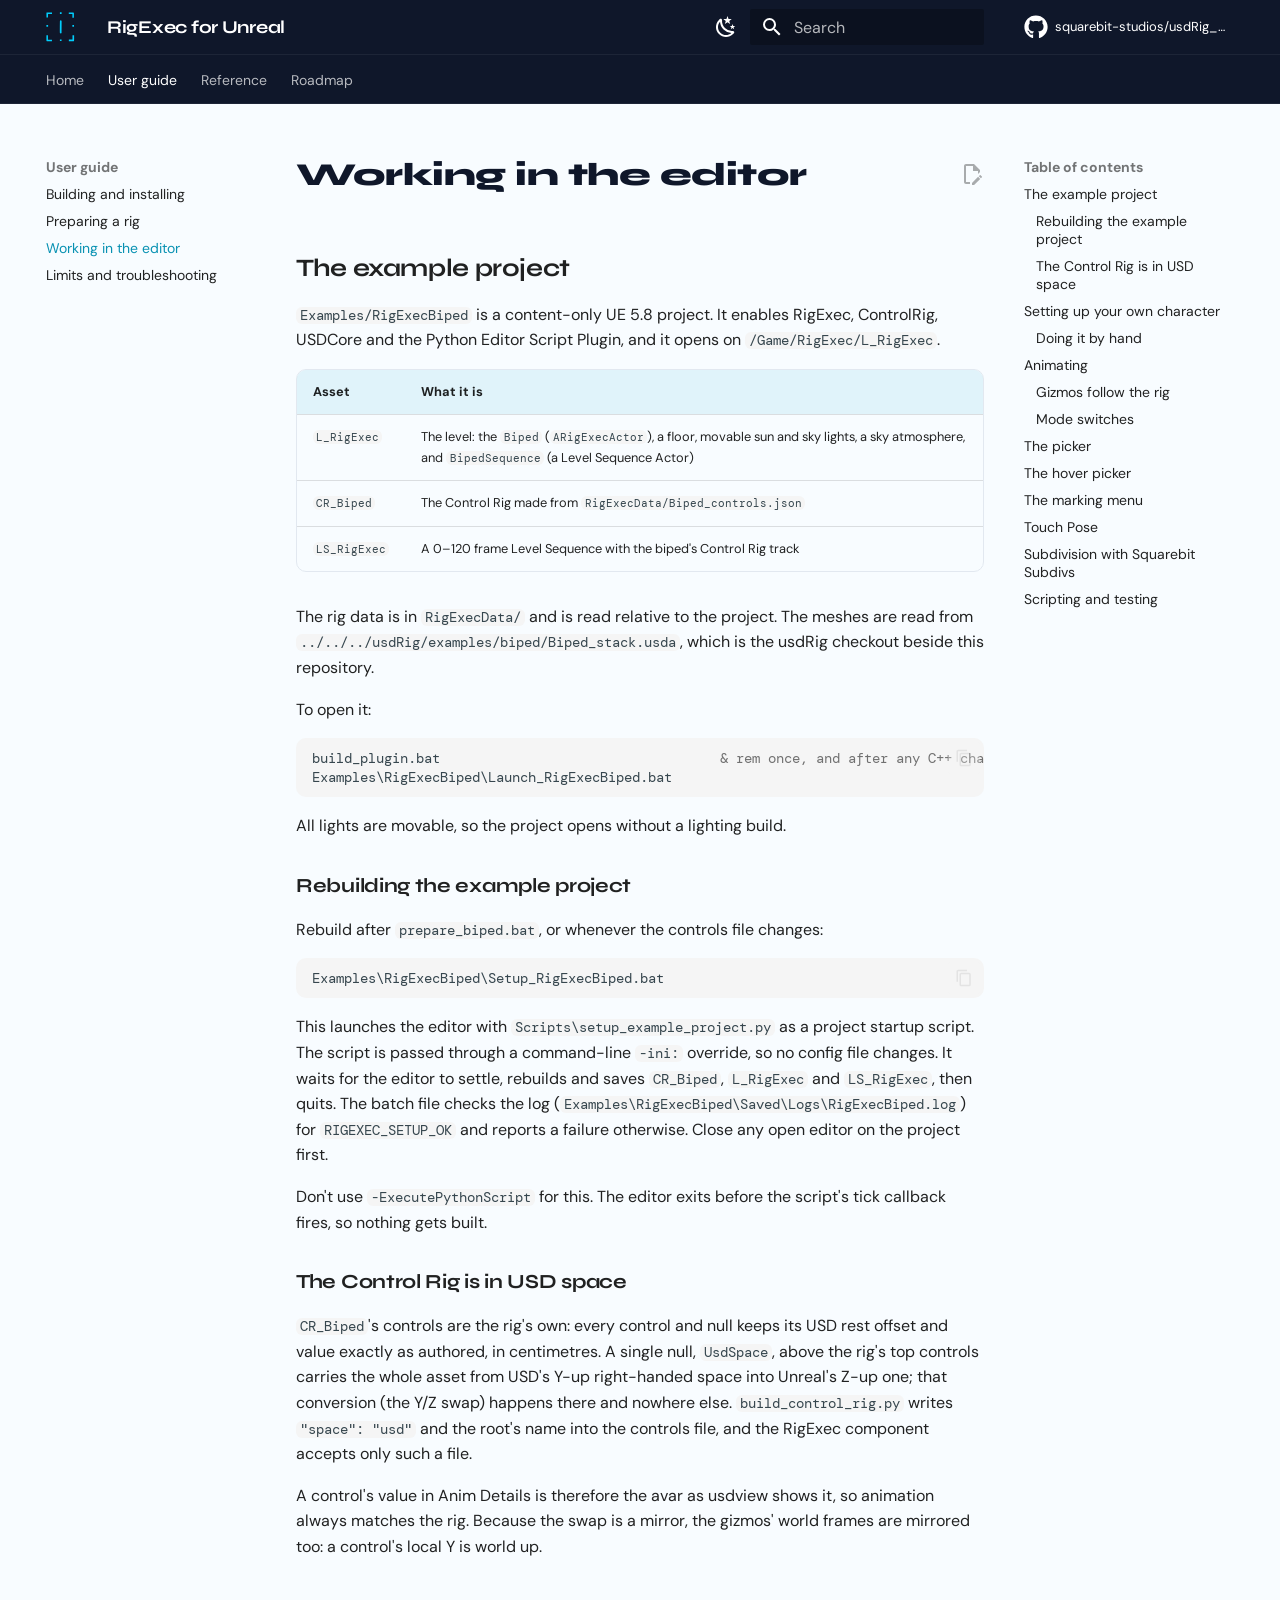
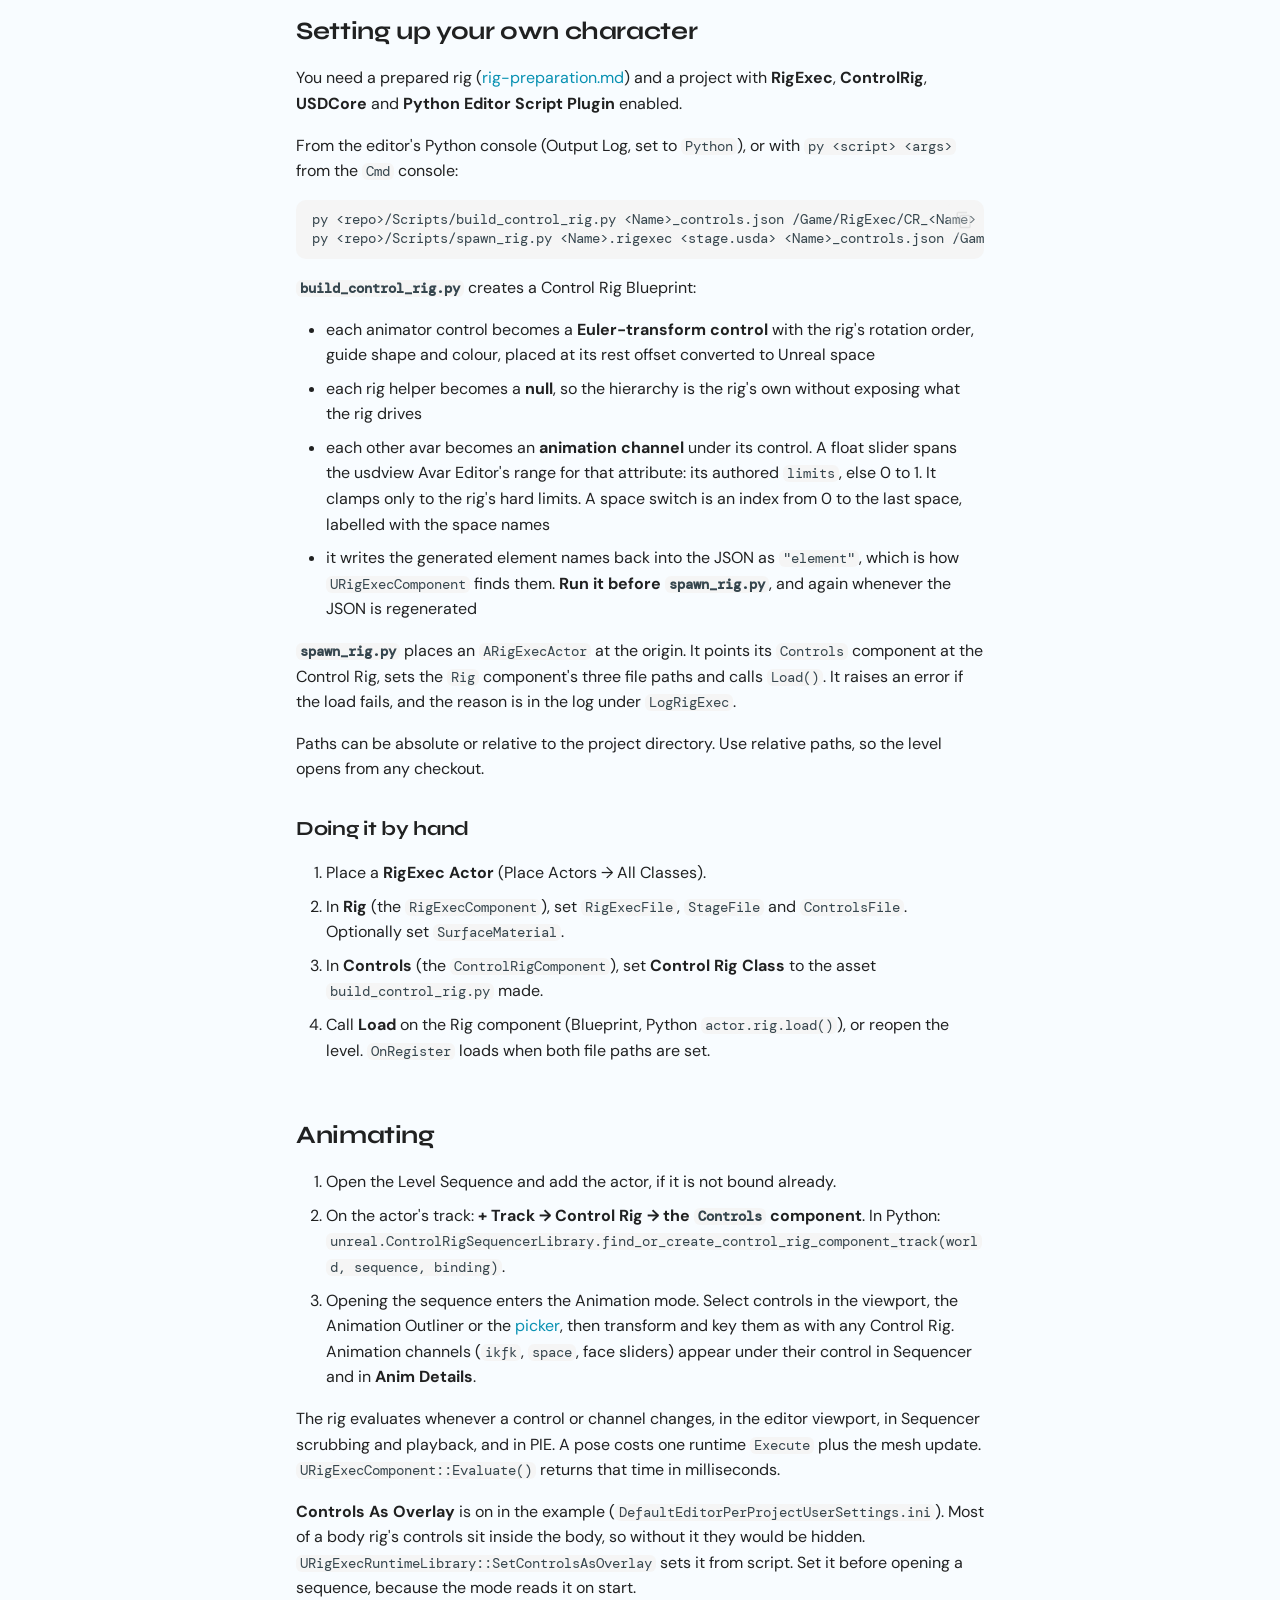
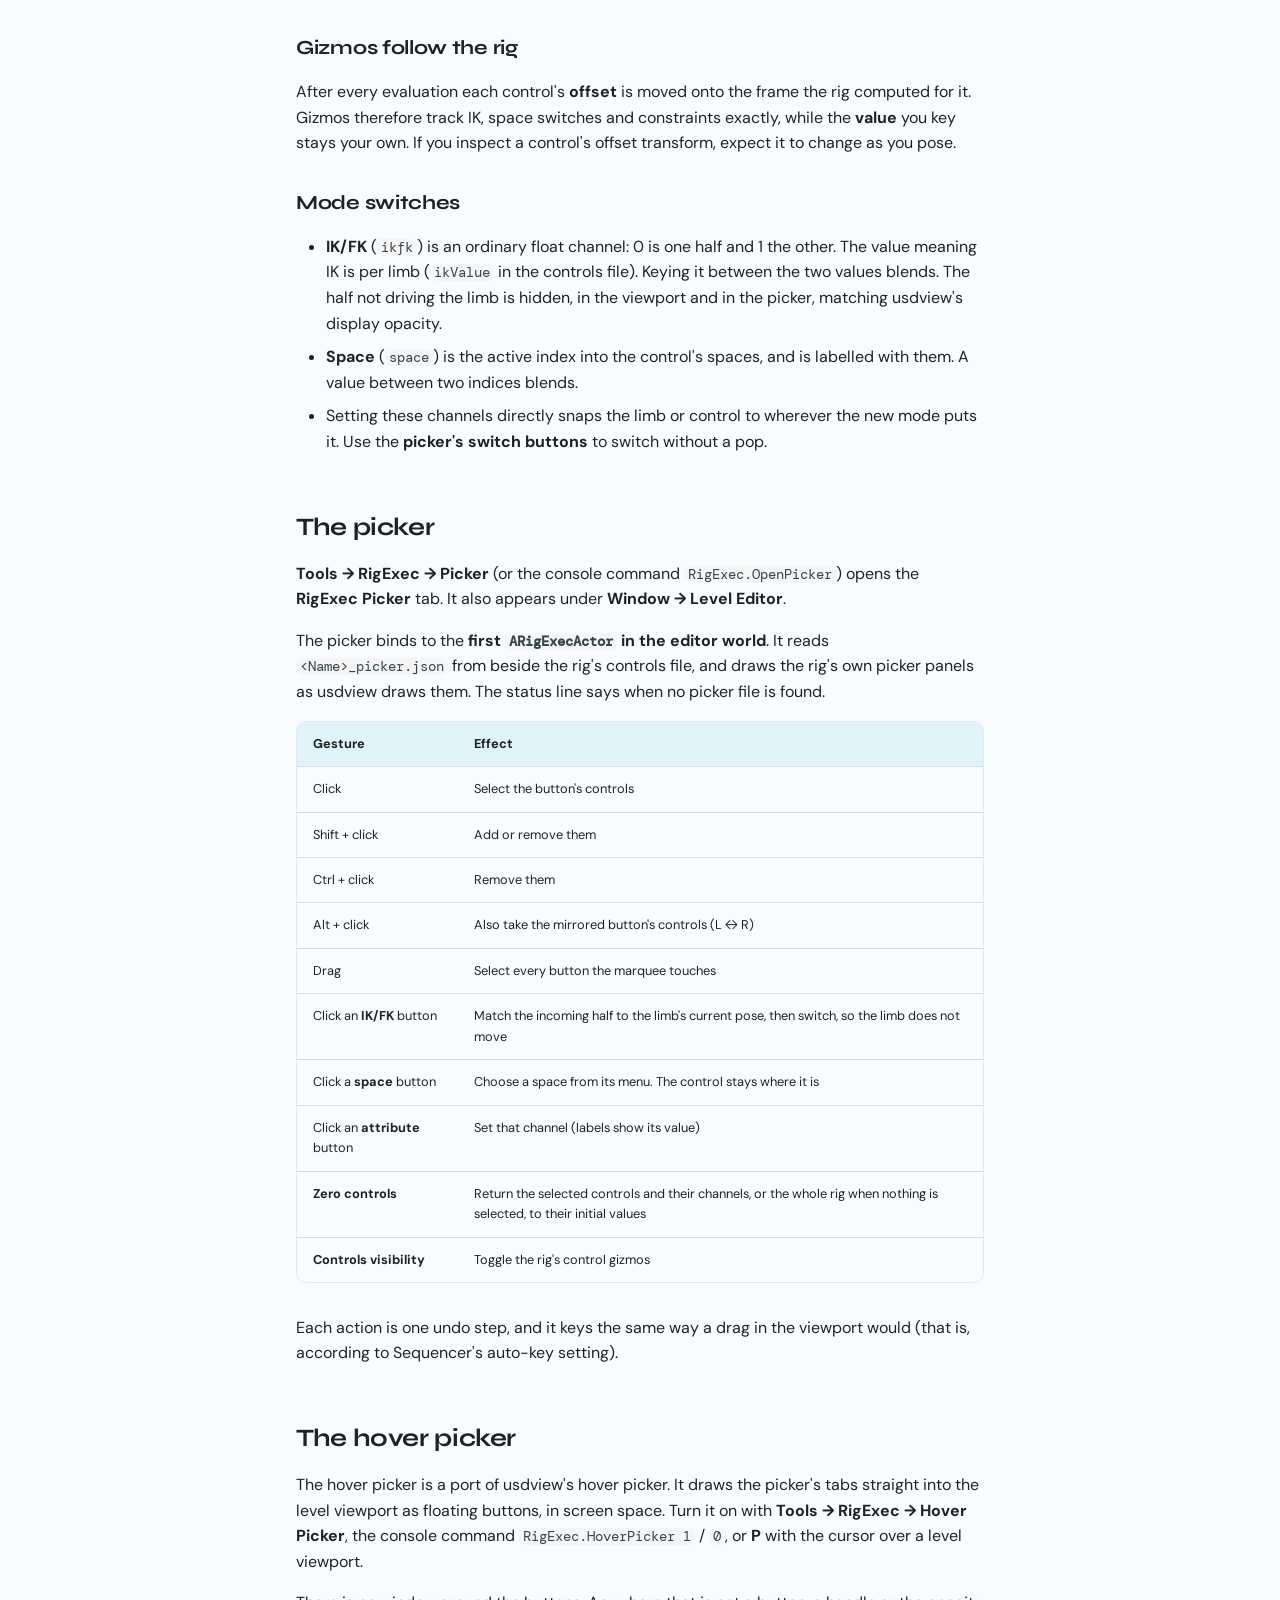
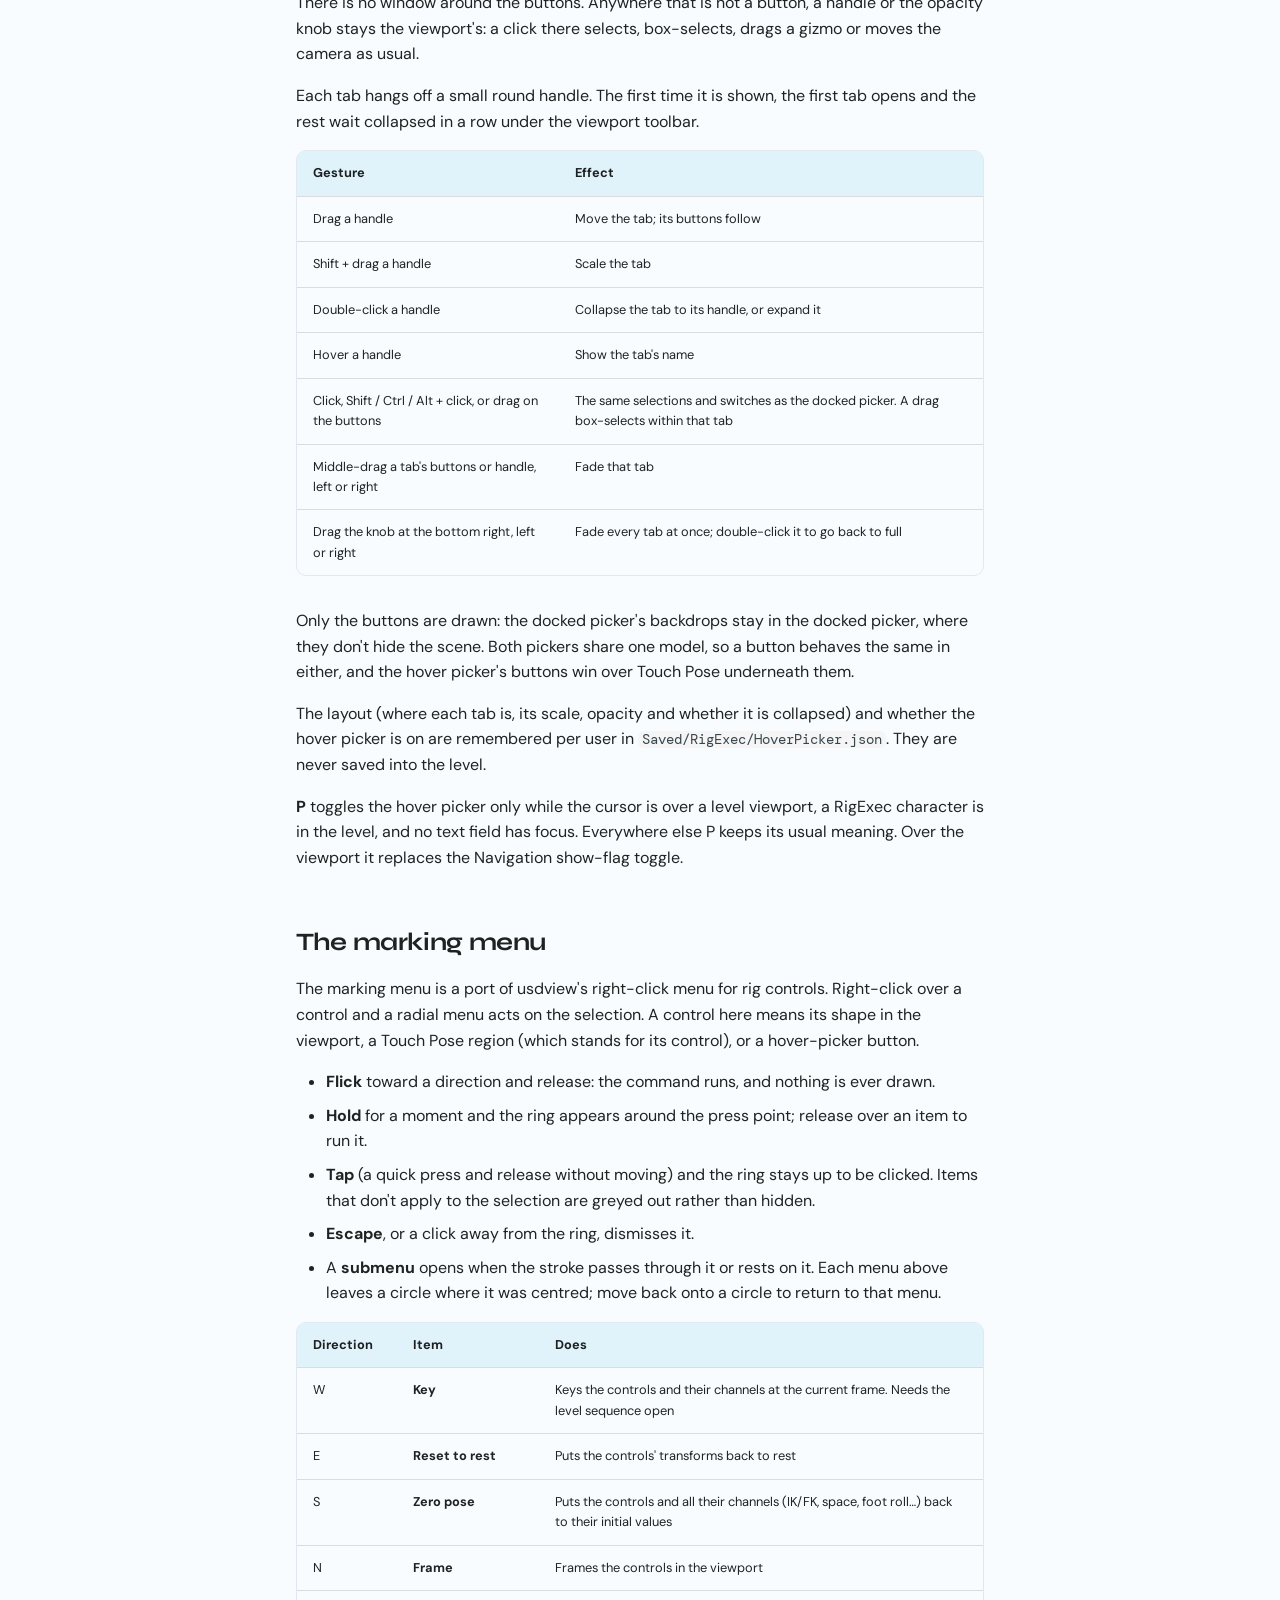
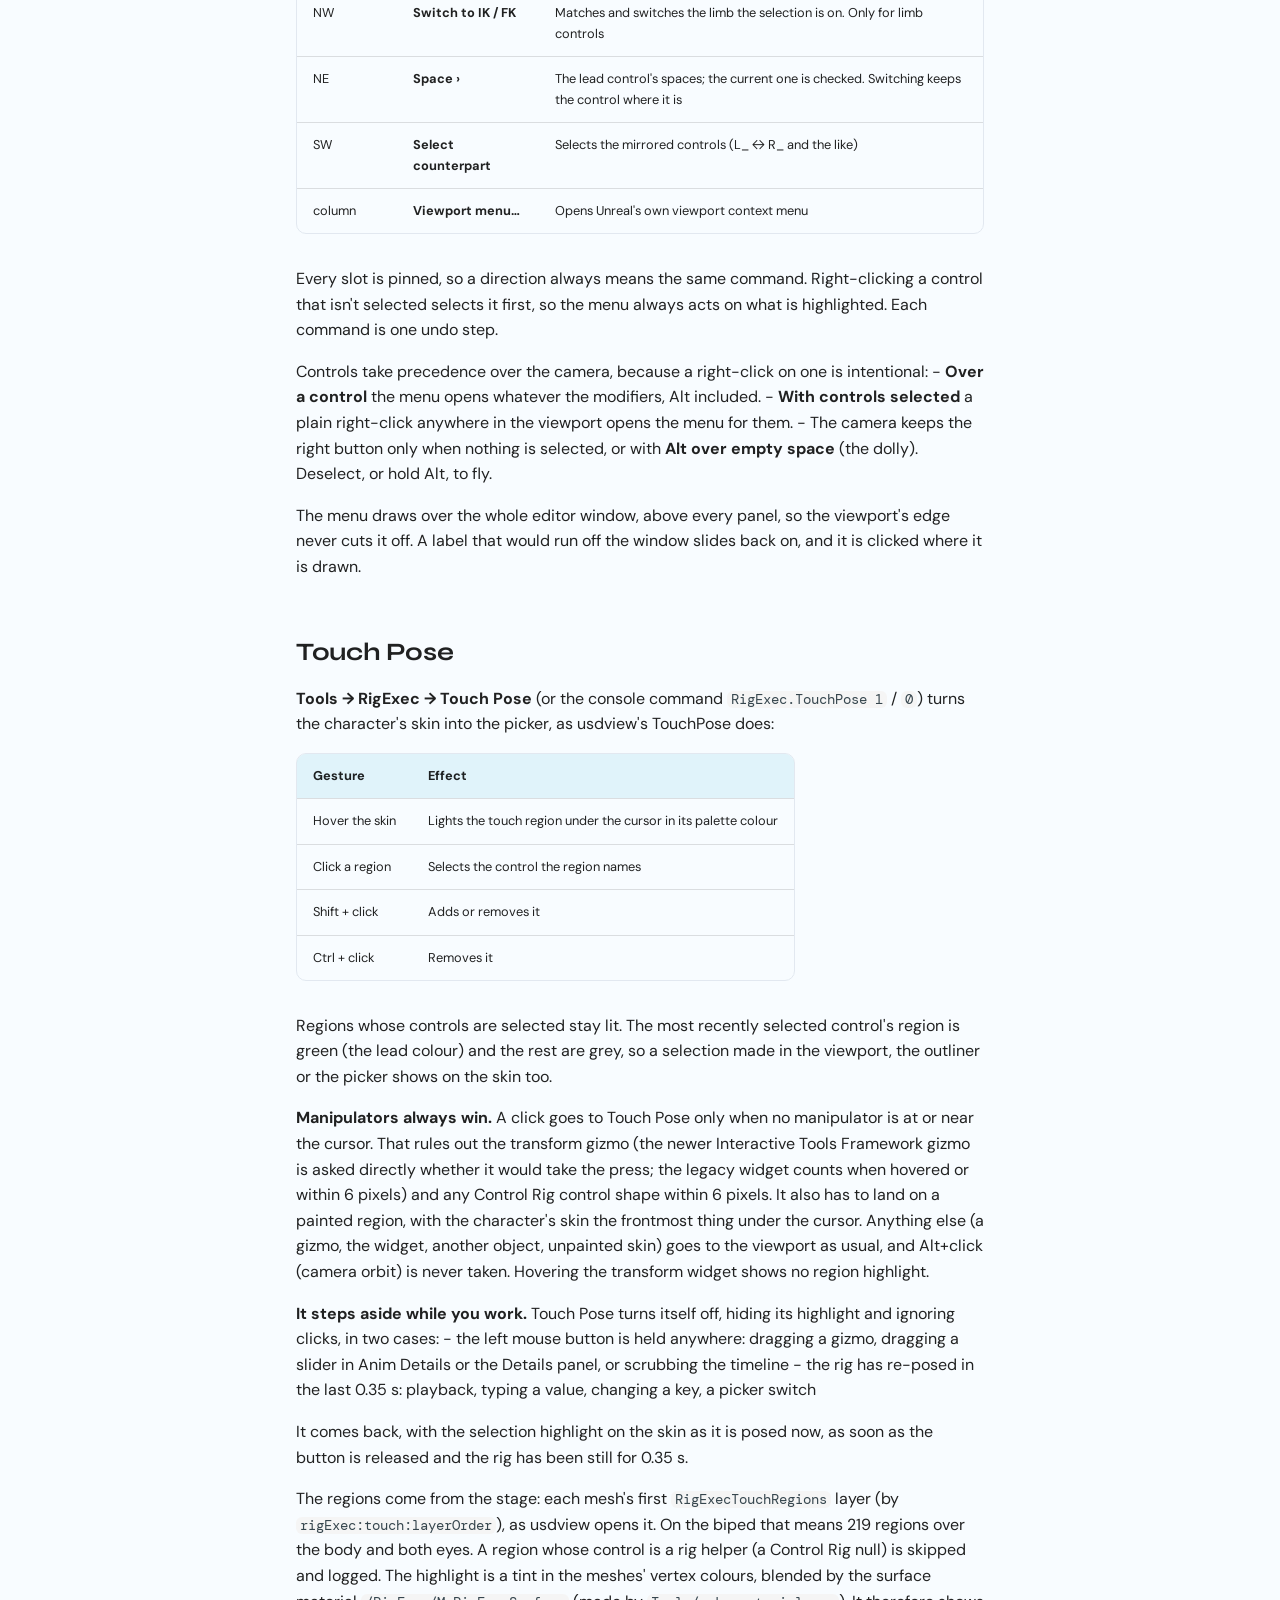
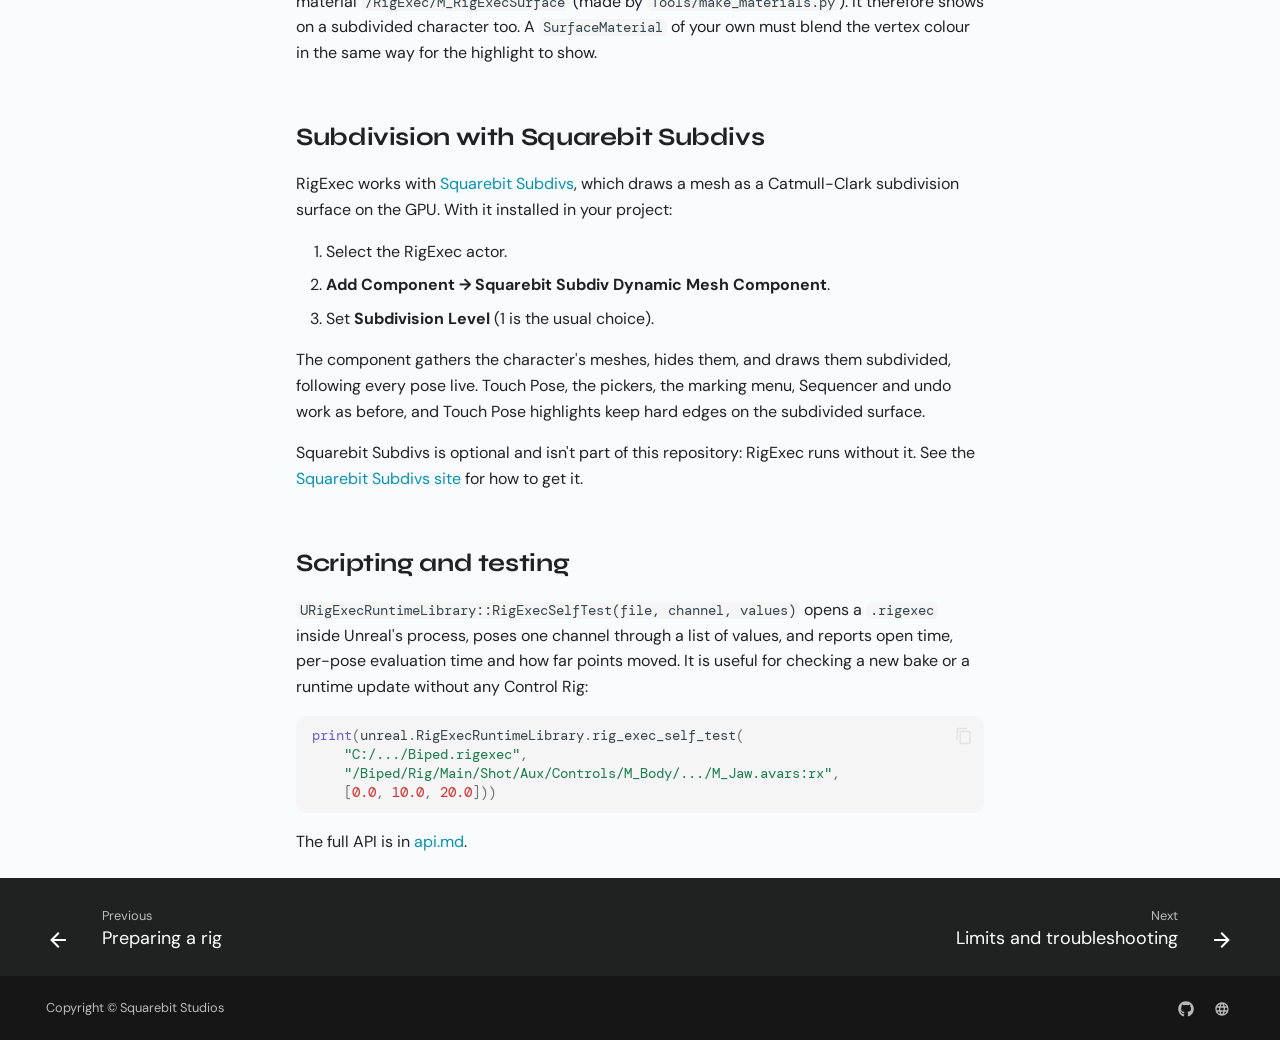
<file: editor-workflow/index.html>
<!doctype html>
<html lang="en" class="no-js">
  <head>
    
      <meta charset="utf-8">
      <meta name="viewport" content="width=device-width,initial-scale=1">
      
        <meta name="description" content="Pose and animate usdRig (RigExec) characters in Unreal Engine 5.8 with Control Rig and Sequencer">
      
      
      
        <link rel="canonical" href="https://squarebit-studios.github.io/usdRig_unreal/editor-workflow/">
      
      
        <link rel="prev" href="../rig-preparation/">
      
      
        <link rel="next" href="../troubleshooting/">
      
      
        
      
      
      <link rel="icon" href="../assets/images/logo.svg">
      <meta name="generator" content="mkdocs-1.6.1, mkdocs-material-9.7.7">
    
    
      
        <title>Working in the editor - RigExec for Unreal</title>
      
    
    
      <link rel="stylesheet" href="../assets/stylesheets/main.ec1eaa64.min.css">
      
        
        <link rel="stylesheet" href="../assets/stylesheets/palette.ab4e12ef.min.css">
      
      


    
    
      
    
    
      
        
        
        <link rel="preconnect" href="https://fonts.gstatic.com" crossorigin>
        <link rel="stylesheet" href="https://fonts.googleapis.com/css?family=DM+Sans:300,300i,400,400i,700,700i%7CDM+Mono:400,400i,700,700i&display=fallback">
        <style>:root{--md-text-font:"DM Sans";--md-code-font:"DM Mono"}</style>
      
    
    
      <link rel="stylesheet" href="../assets/stylesheets/extra.css">
    
    <script>__md_scope=new URL("..",location),__md_hash=e=>[...e].reduce(((e,_)=>(e<<5)-e+_.charCodeAt(0)),0),__md_get=(e,_=localStorage,t=__md_scope)=>JSON.parse(_.getItem(t.pathname+"."+e)),__md_set=(e,_,t=localStorage,a=__md_scope)=>{try{t.setItem(a.pathname+"."+e,JSON.stringify(_))}catch(e){}}</script>
    
      

    
    
  </head>
  
  
    
    
      
    
    
    
    
    <body dir="ltr" data-md-color-scheme="slate" data-md-color-primary="custom" data-md-color-accent="custom">
  
    
    <input class="md-toggle" data-md-toggle="drawer" type="checkbox" id="__drawer" autocomplete="off">
    <input class="md-toggle" data-md-toggle="search" type="checkbox" id="__search" autocomplete="off">
    <label class="md-overlay" for="__drawer"></label>
    <div data-md-component="skip">
      
        
        <a href="#working-in-the-editor" class="md-skip">
          Skip to content
        </a>
      
    </div>
    <div data-md-component="announce">
      
    </div>
    
    
      

<header class="md-header" data-md-component="header">
  <nav class="md-header__inner md-grid" aria-label="Header">
    <a href=".." title="RigExec for Unreal" class="md-header__button md-logo" aria-label="RigExec for Unreal" data-md-component="logo">
      
  <img src="../assets/images/logo.svg" alt="logo">

    </a>
    <label class="md-header__button md-icon" for="__drawer">
      
      <svg xmlns="http://www.w3.org/2000/svg" viewBox="0 0 24 24"><path d="M3 6h18v2H3zm0 5h18v2H3zm0 5h18v2H3z"/></svg>
    </label>
    <div class="md-header__title" data-md-component="header-title">
      <div class="md-header__ellipsis">
        <div class="md-header__topic">
          <span class="md-ellipsis">
            RigExec for Unreal
          </span>
        </div>
        <div class="md-header__topic" data-md-component="header-topic">
          <span class="md-ellipsis">
            
              Working in the editor
            
          </span>
        </div>
      </div>
    </div>
    
      
        <form class="md-header__option" data-md-component="palette">
  
    
    
    
    <input class="md-option" data-md-color-media="(prefers-color-scheme: dark)" data-md-color-scheme="slate" data-md-color-primary="custom" data-md-color-accent="custom"  aria-label="Switch to light mode"  type="radio" name="__palette" id="__palette_0">
    
      <label class="md-header__button md-icon" title="Switch to light mode" for="__palette_1" hidden>
        <svg xmlns="http://www.w3.org/2000/svg" viewBox="0 0 24 24"><path d="M12 7a5 5 0 0 1 5 5 5 5 0 0 1-5 5 5 5 0 0 1-5-5 5 5 0 0 1 5-5m0 2a3 3 0 0 0-3 3 3 3 0 0 0 3 3 3 3 0 0 0 3-3 3 3 0 0 0-3-3m0-7 2.39 3.42C13.65 5.15 12.84 5 12 5s-1.65.15-2.39.42zM3.34 7l4.16-.35A7.2 7.2 0 0 0 5.94 8.5c-.44.74-.69 1.5-.83 2.29zm.02 10 1.76-3.77a7.131 7.131 0 0 0 2.38 4.14zM20.65 7l-1.77 3.79a7.02 7.02 0 0 0-2.38-4.15zm-.01 10-4.14.36c.59-.51 1.12-1.14 1.54-1.86.42-.73.69-1.5.83-2.29zM12 22l-2.41-3.44c.74.27 1.55.44 2.41.44.82 0 1.63-.17 2.37-.44z"/></svg>
      </label>
    
  
    
    
    
    <input class="md-option" data-md-color-media="(prefers-color-scheme: light)" data-md-color-scheme="default" data-md-color-primary="custom" data-md-color-accent="custom"  aria-label="Switch to dark mode"  type="radio" name="__palette" id="__palette_1">
    
      <label class="md-header__button md-icon" title="Switch to dark mode" for="__palette_0" hidden>
        <svg xmlns="http://www.w3.org/2000/svg" viewBox="0 0 24 24"><path d="m17.75 4.09-2.53 1.94.91 3.06-2.63-1.81-2.63 1.81.91-3.06-2.53-1.94L12.44 4l1.06-3 1.06 3zm3.5 6.91-1.64 1.25.59 1.98-1.7-1.17-1.7 1.17.59-1.98L15.75 11l2.06-.05L18.5 9l.69 1.95zm-2.28 4.95c.83-.08 1.72 1.1 1.19 1.85-.32.45-.66.87-1.08 1.27C15.17 23 8.84 23 4.94 19.07c-3.91-3.9-3.91-10.24 0-14.14.4-.4.82-.76 1.27-1.08.75-.53 1.93.36 1.85 1.19-.27 2.86.69 5.83 2.89 8.02a9.96 9.96 0 0 0 8.02 2.89m-1.64 2.02a12.08 12.08 0 0 1-7.8-3.47c-2.17-2.19-3.33-5-3.49-7.82-2.81 3.14-2.7 7.96.31 10.98 3.02 3.01 7.84 3.12 10.98.31"/></svg>
      </label>
    
  
</form>
      
    
    
      <script>var palette=__md_get("__palette");if(palette&&palette.color){if("(prefers-color-scheme)"===palette.color.media){var media=matchMedia("(prefers-color-scheme: light)"),input=document.querySelector(media.matches?"[data-md-color-media='(prefers-color-scheme: light)']":"[data-md-color-media='(prefers-color-scheme: dark)']");palette.color.media=input.getAttribute("data-md-color-media"),palette.color.scheme=input.getAttribute("data-md-color-scheme"),palette.color.primary=input.getAttribute("data-md-color-primary"),palette.color.accent=input.getAttribute("data-md-color-accent")}for(var[key,value]of Object.entries(palette.color))document.body.setAttribute("data-md-color-"+key,value)}</script>
    
    
    
      
      
        <label class="md-header__button md-icon" for="__search">
          
          <svg xmlns="http://www.w3.org/2000/svg" viewBox="0 0 24 24"><path d="M9.5 3A6.5 6.5 0 0 1 16 9.5c0 1.61-.59 3.09-1.56 4.23l.27.27h.79l5 5-1.5 1.5-5-5v-.79l-.27-.27A6.52 6.52 0 0 1 9.5 16 6.5 6.5 0 0 1 3 9.5 6.5 6.5 0 0 1 9.5 3m0 2C7 5 5 7 5 9.5S7 14 9.5 14 14 12 14 9.5 12 5 9.5 5"/></svg>
        </label>
        <div class="md-search" data-md-component="search" role="dialog">
  <label class="md-search__overlay" for="__search"></label>
  <div class="md-search__inner" role="search">
    <form class="md-search__form" name="search">
      <input type="text" class="md-search__input" name="query" aria-label="Search" placeholder="Search" autocapitalize="off" autocorrect="off" autocomplete="off" spellcheck="false" data-md-component="search-query" required>
      <label class="md-search__icon md-icon" for="__search">
        
        <svg xmlns="http://www.w3.org/2000/svg" viewBox="0 0 24 24"><path d="M9.5 3A6.5 6.5 0 0 1 16 9.5c0 1.61-.59 3.09-1.56 4.23l.27.27h.79l5 5-1.5 1.5-5-5v-.79l-.27-.27A6.52 6.52 0 0 1 9.5 16 6.5 6.5 0 0 1 3 9.5 6.5 6.5 0 0 1 9.5 3m0 2C7 5 5 7 5 9.5S7 14 9.5 14 14 12 14 9.5 12 5 9.5 5"/></svg>
        
        <svg xmlns="http://www.w3.org/2000/svg" viewBox="0 0 24 24"><path d="M20 11v2H8l5.5 5.5-1.42 1.42L4.16 12l7.92-7.92L13.5 5.5 8 11z"/></svg>
      </label>
      <nav class="md-search__options" aria-label="Search">
        
        <button type="reset" class="md-search__icon md-icon" title="Clear" aria-label="Clear" tabindex="-1">
          
          <svg xmlns="http://www.w3.org/2000/svg" viewBox="0 0 24 24"><path d="M19 6.41 17.59 5 12 10.59 6.41 5 5 6.41 10.59 12 5 17.59 6.41 19 12 13.41 17.59 19 19 17.59 13.41 12z"/></svg>
        </button>
      </nav>
      
        <div class="md-search__suggest" data-md-component="search-suggest"></div>
      
    </form>
    <div class="md-search__output">
      <div class="md-search__scrollwrap" tabindex="0" data-md-scrollfix>
        <div class="md-search-result" data-md-component="search-result">
          <div class="md-search-result__meta">
            Initializing search
          </div>
          <ol class="md-search-result__list" role="presentation"></ol>
        </div>
      </div>
    </div>
  </div>
</div>
      
    
    
      <div class="md-header__source">
        <a href="https://github.com/squarebit-studios/usdRig_unreal" title="Go to repository" class="md-source" data-md-component="source">
  <div class="md-source__icon md-icon">
    
    <svg xmlns="http://www.w3.org/2000/svg" viewBox="0 0 512 512"><!--! Font Awesome Free 7.1.0 by @fontawesome - https://fontawesome.com License - https://fontawesome.com/license/free (Icons: CC BY 4.0, Fonts: SIL OFL 1.1, Code: MIT License) Copyright 2025 Fonticons, Inc.--><path d="M173.9 397.4c0 2-2.3 3.6-5.2 3.6-3.3.3-5.6-1.3-5.6-3.6 0-2 2.3-3.6 5.2-3.6 3-.3 5.6 1.3 5.6 3.6m-31.1-4.5c-.7 2 1.3 4.3 4.3 4.9 2.6 1 5.6 0 6.2-2s-1.3-4.3-4.3-5.2c-2.6-.7-5.5.3-6.2 2.3m44.2-1.7c-2.9.7-4.9 2.6-4.6 4.9.3 2 2.9 3.3 5.9 2.6 2.9-.7 4.9-2.6 4.6-4.6-.3-1.9-3-3.2-5.9-2.9M252.8 8C114.1 8 8 113.3 8 252c0 110.9 69.8 205.8 169.5 239.2 12.8 2.3 17.3-5.6 17.3-12.1 0-6.2-.3-40.4-.3-61.4 0 0-70 15-84.7-29.8 0 0-11.4-29.1-27.8-36.6 0 0-22.9-15.7 1.6-15.4 0 0 24.9 2 38.6 25.8 21.9 38.6 58.6 27.5 72.9 20.9 2.3-16 8.8-27.1 16-33.7-55.9-6.2-112.3-14.3-112.3-110.5 0-27.5 7.6-41.3 23.6-58.9-2.6-6.5-11.1-33.3 2.6-67.9 20.9-6.5 69 27 69 27 20-5.6 41.5-8.5 62.8-8.5s42.8 2.9 62.8 8.5c0 0 48.1-33.6 69-27 13.7 34.7 5.2 61.4 2.6 67.9 16 17.7 25.8 31.5 25.8 58.9 0 96.5-58.9 104.2-114.8 110.5 9.2 7.9 17 22.9 17 46.4 0 33.7-.3 75.4-.3 83.6 0 6.5 4.6 14.4 17.3 12.1C436.2 457.8 504 362.9 504 252 504 113.3 391.5 8 252.8 8M105.2 352.9c-1.3 1-1 3.3.7 5.2 1.6 1.6 3.9 2.3 5.2 1 1.3-1 1-3.3-.7-5.2-1.6-1.6-3.9-2.3-5.2-1m-10.8-8.1c-.7 1.3.3 2.9 2.3 3.9 1.6 1 3.6.7 4.3-.7.7-1.3-.3-2.9-2.3-3.9-2-.6-3.6-.3-4.3.7m32.4 35.6c-1.6 1.3-1 4.3 1.3 6.2 2.3 2.3 5.2 2.6 6.5 1 1.3-1.3.7-4.3-1.3-6.2-2.2-2.3-5.2-2.6-6.5-1m-11.4-14.7c-1.6 1-1.6 3.6 0 5.9s4.3 3.3 5.6 2.3c1.6-1.3 1.6-3.9 0-6.2-1.4-2.3-4-3.3-5.6-2"/></svg>
  </div>
  <div class="md-source__repository">
    squarebit-studios/usdRig_unreal
  </div>
</a>
      </div>
    
  </nav>
  
</header>
    
    <div class="md-container" data-md-component="container">
      
      
        
          
            
<nav class="md-tabs" aria-label="Tabs" data-md-component="tabs">
  <div class="md-grid">
    <ul class="md-tabs__list">
      
        
  
  
  
  
    <li class="md-tabs__item">
      <a href=".." class="md-tabs__link">
        
  
  
    
  
  Home

      </a>
    </li>
  

      
        
  
  
  
    
  
  
    
    
      <li class="md-tabs__item md-tabs__item--active">
        <a href="../building/" class="md-tabs__link">
          
  
  
  User guide

        </a>
      </li>
    
  

      
        
  
  
  
  
    
    
      <li class="md-tabs__item">
        <a href="../api/" class="md-tabs__link">
          
  
  
  Reference

        </a>
      </li>
    
  

      
        
  
  
  
  
    
    
      <li class="md-tabs__item">
        <a href="../plans/touchpose-remaining/" class="md-tabs__link">
          
  
  
  Roadmap

        </a>
      </li>
    
  

      
    </ul>
  </div>
</nav>
          
        
      
      <main class="md-main" data-md-component="main">
        <div class="md-main__inner md-grid">
          
            
              
              <div class="md-sidebar md-sidebar--primary" data-md-component="sidebar" data-md-type="navigation" >
                <div class="md-sidebar__scrollwrap">
                  <div class="md-sidebar__inner">
                    


  


<nav class="md-nav md-nav--primary md-nav--lifted" aria-label="Navigation" data-md-level="0">
  <label class="md-nav__title" for="__drawer">
    <a href=".." title="RigExec for Unreal" class="md-nav__button md-logo" aria-label="RigExec for Unreal" data-md-component="logo">
      
  <img src="../assets/images/logo.svg" alt="logo">

    </a>
    RigExec for Unreal
  </label>
  
    <div class="md-nav__source">
      <a href="https://github.com/squarebit-studios/usdRig_unreal" title="Go to repository" class="md-source" data-md-component="source">
  <div class="md-source__icon md-icon">
    
    <svg xmlns="http://www.w3.org/2000/svg" viewBox="0 0 512 512"><!--! Font Awesome Free 7.1.0 by @fontawesome - https://fontawesome.com License - https://fontawesome.com/license/free (Icons: CC BY 4.0, Fonts: SIL OFL 1.1, Code: MIT License) Copyright 2025 Fonticons, Inc.--><path d="M173.9 397.4c0 2-2.3 3.6-5.2 3.6-3.3.3-5.6-1.3-5.6-3.6 0-2 2.3-3.6 5.2-3.6 3-.3 5.6 1.3 5.6 3.6m-31.1-4.5c-.7 2 1.3 4.3 4.3 4.9 2.6 1 5.6 0 6.2-2s-1.3-4.3-4.3-5.2c-2.6-.7-5.5.3-6.2 2.3m44.2-1.7c-2.9.7-4.9 2.6-4.6 4.9.3 2 2.9 3.3 5.9 2.6 2.9-.7 4.9-2.6 4.6-4.6-.3-1.9-3-3.2-5.9-2.9M252.8 8C114.1 8 8 113.3 8 252c0 110.9 69.8 205.8 169.5 239.2 12.8 2.3 17.3-5.6 17.3-12.1 0-6.2-.3-40.4-.3-61.4 0 0-70 15-84.7-29.8 0 0-11.4-29.1-27.8-36.6 0 0-22.9-15.7 1.6-15.4 0 0 24.9 2 38.6 25.8 21.9 38.6 58.6 27.5 72.9 20.9 2.3-16 8.8-27.1 16-33.7-55.9-6.2-112.3-14.3-112.3-110.5 0-27.5 7.6-41.3 23.6-58.9-2.6-6.5-11.1-33.3 2.6-67.9 20.9-6.5 69 27 69 27 20-5.6 41.5-8.5 62.8-8.5s42.8 2.9 62.8 8.5c0 0 48.1-33.6 69-27 13.7 34.7 5.2 61.4 2.6 67.9 16 17.7 25.8 31.5 25.8 58.9 0 96.5-58.9 104.2-114.8 110.5 9.2 7.9 17 22.9 17 46.4 0 33.7-.3 75.4-.3 83.6 0 6.5 4.6 14.4 17.3 12.1C436.2 457.8 504 362.9 504 252 504 113.3 391.5 8 252.8 8M105.2 352.9c-1.3 1-1 3.3.7 5.2 1.6 1.6 3.9 2.3 5.2 1 1.3-1 1-3.3-.7-5.2-1.6-1.6-3.9-2.3-5.2-1m-10.8-8.1c-.7 1.3.3 2.9 2.3 3.9 1.6 1 3.6.7 4.3-.7.7-1.3-.3-2.9-2.3-3.9-2-.6-3.6-.3-4.3.7m32.4 35.6c-1.6 1.3-1 4.3 1.3 6.2 2.3 2.3 5.2 2.6 6.5 1 1.3-1.3.7-4.3-1.3-6.2-2.2-2.3-5.2-2.6-6.5-1m-11.4-14.7c-1.6 1-1.6 3.6 0 5.9s4.3 3.3 5.6 2.3c1.6-1.3 1.6-3.9 0-6.2-1.4-2.3-4-3.3-5.6-2"/></svg>
  </div>
  <div class="md-source__repository">
    squarebit-studios/usdRig_unreal
  </div>
</a>
    </div>
  
  <ul class="md-nav__list" data-md-scrollfix>
    
      
      
  
  
  
  
    <li class="md-nav__item">
      <a href=".." class="md-nav__link">
        
  
  
  <span class="md-ellipsis">
    
  
    Home
  

    
  </span>
  
  

      </a>
    </li>
  

    
      
      
  
  
    
  
  
  
    
    
    
    
      
        
        
      
      
        
      
    
    
    <li class="md-nav__item md-nav__item--active md-nav__item--section md-nav__item--nested">
      
        
        
        <input class="md-nav__toggle md-toggle " type="checkbox" id="__nav_2" checked>
        
          
          <label class="md-nav__link" for="__nav_2" id="__nav_2_label" tabindex="">
            
  
  
  <span class="md-ellipsis">
    
  
    User guide
  

    
  </span>
  
  

            <span class="md-nav__icon md-icon"></span>
          </label>
        
        <nav class="md-nav" data-md-level="1" aria-labelledby="__nav_2_label" aria-expanded="true">
          <label class="md-nav__title" for="__nav_2">
            <span class="md-nav__icon md-icon"></span>
            
  
    User guide
  

          </label>
          <ul class="md-nav__list" data-md-scrollfix>
            
              
                
  
  
  
  
    <li class="md-nav__item">
      <a href="../building/" class="md-nav__link">
        
  
  
  <span class="md-ellipsis">
    
  
    Building and installing
  

    
  </span>
  
  

      </a>
    </li>
  

              
            
              
                
  
  
  
  
    <li class="md-nav__item">
      <a href="../rig-preparation/" class="md-nav__link">
        
  
  
  <span class="md-ellipsis">
    
  
    Preparing a rig
  

    
  </span>
  
  

      </a>
    </li>
  

              
            
              
                
  
  
    
  
  
  
    <li class="md-nav__item md-nav__item--active">
      
      <input class="md-nav__toggle md-toggle" type="checkbox" id="__toc">
      
      
        
      
      
        <label class="md-nav__link md-nav__link--active" for="__toc">
          
  
  
  <span class="md-ellipsis">
    
  
    Working in the editor
  

    
  </span>
  
  

          <span class="md-nav__icon md-icon"></span>
        </label>
      
      <a href="./" class="md-nav__link md-nav__link--active">
        
  
  
  <span class="md-ellipsis">
    
  
    Working in the editor
  

    
  </span>
  
  

      </a>
      
        

<nav class="md-nav md-nav--secondary" aria-label="Table of contents">
  
  
  
    
  
  
    <label class="md-nav__title" for="__toc">
      <span class="md-nav__icon md-icon"></span>
      Table of contents
    </label>
    <ul class="md-nav__list" data-md-component="toc" data-md-scrollfix>
      
        <li class="md-nav__item">
  <a href="#the-example-project" class="md-nav__link">
    <span class="md-ellipsis">
      
        The example project
      
    </span>
  </a>
  
    <nav class="md-nav" aria-label="The example project">
      <ul class="md-nav__list">
        
          <li class="md-nav__item">
  <a href="#rebuilding-the-example-project" class="md-nav__link">
    <span class="md-ellipsis">
      
        Rebuilding the example project
      
    </span>
  </a>
  
</li>
        
          <li class="md-nav__item">
  <a href="#the-control-rig-is-in-usd-space" class="md-nav__link">
    <span class="md-ellipsis">
      
        The Control Rig is in USD space
      
    </span>
  </a>
  
</li>
        
      </ul>
    </nav>
  
</li>
      
        <li class="md-nav__item">
  <a href="#setting-up-your-own-character" class="md-nav__link">
    <span class="md-ellipsis">
      
        Setting up your own character
      
    </span>
  </a>
  
    <nav class="md-nav" aria-label="Setting up your own character">
      <ul class="md-nav__list">
        
          <li class="md-nav__item">
  <a href="#doing-it-by-hand" class="md-nav__link">
    <span class="md-ellipsis">
      
        Doing it by hand
      
    </span>
  </a>
  
</li>
        
      </ul>
    </nav>
  
</li>
      
        <li class="md-nav__item">
  <a href="#animating" class="md-nav__link">
    <span class="md-ellipsis">
      
        Animating
      
    </span>
  </a>
  
    <nav class="md-nav" aria-label="Animating">
      <ul class="md-nav__list">
        
          <li class="md-nav__item">
  <a href="#gizmos-follow-the-rig" class="md-nav__link">
    <span class="md-ellipsis">
      
        Gizmos follow the rig
      
    </span>
  </a>
  
</li>
        
          <li class="md-nav__item">
  <a href="#mode-switches" class="md-nav__link">
    <span class="md-ellipsis">
      
        Mode switches
      
    </span>
  </a>
  
</li>
        
      </ul>
    </nav>
  
</li>
      
        <li class="md-nav__item">
  <a href="#the-picker" class="md-nav__link">
    <span class="md-ellipsis">
      
        The picker
      
    </span>
  </a>
  
</li>
      
        <li class="md-nav__item">
  <a href="#the-hover-picker" class="md-nav__link">
    <span class="md-ellipsis">
      
        The hover picker
      
    </span>
  </a>
  
</li>
      
        <li class="md-nav__item">
  <a href="#the-marking-menu" class="md-nav__link">
    <span class="md-ellipsis">
      
        The marking menu
      
    </span>
  </a>
  
</li>
      
        <li class="md-nav__item">
  <a href="#touch-pose" class="md-nav__link">
    <span class="md-ellipsis">
      
        Touch Pose
      
    </span>
  </a>
  
</li>
      
        <li class="md-nav__item">
  <a href="#subdivision-with-squarebit-subdivs" class="md-nav__link">
    <span class="md-ellipsis">
      
        Subdivision with Squarebit Subdivs
      
    </span>
  </a>
  
</li>
      
        <li class="md-nav__item">
  <a href="#scripting-and-testing" class="md-nav__link">
    <span class="md-ellipsis">
      
        Scripting and testing
      
    </span>
  </a>
  
</li>
      
    </ul>
  
</nav>
      
    </li>
  

              
            
              
                
  
  
  
  
    <li class="md-nav__item">
      <a href="../troubleshooting/" class="md-nav__link">
        
  
  
  <span class="md-ellipsis">
    
  
    Limits and troubleshooting
  

    
  </span>
  
  

      </a>
    </li>
  

              
            
          </ul>
        </nav>
      
    </li>
  

    
      
      
  
  
  
  
    
    
    
    
      
      
        
      
    
    
    <li class="md-nav__item md-nav__item--nested">
      
        
        
          
        
        <input class="md-nav__toggle md-toggle md-toggle--indeterminate" type="checkbox" id="__nav_3" >
        
          
          <label class="md-nav__link" for="__nav_3" id="__nav_3_label" tabindex="0">
            
  
  
  <span class="md-ellipsis">
    
  
    Reference
  

    
  </span>
  
  

            <span class="md-nav__icon md-icon"></span>
          </label>
        
        <nav class="md-nav" data-md-level="1" aria-labelledby="__nav_3_label" aria-expanded="false">
          <label class="md-nav__title" for="__nav_3">
            <span class="md-nav__icon md-icon"></span>
            
  
    Reference
  

          </label>
          <ul class="md-nav__list" data-md-scrollfix>
            
              
                
  
  
  
  
    <li class="md-nav__item">
      <a href="../api/" class="md-nav__link">
        
  
  
  <span class="md-ellipsis">
    
  
    API reference
  

    
  </span>
  
  

      </a>
    </li>
  

              
            
              
                
  
  
  
  
    <li class="md-nav__item">
      <a href="../architecture/" class="md-nav__link">
        
  
  
  <span class="md-ellipsis">
    
  
    Architecture
  

    
  </span>
  
  

      </a>
    </li>
  

              
            
          </ul>
        </nav>
      
    </li>
  

    
      
      
  
  
  
  
    
    
    
    
      
      
        
      
    
    
    <li class="md-nav__item md-nav__item--nested">
      
        
        
          
        
        <input class="md-nav__toggle md-toggle md-toggle--indeterminate" type="checkbox" id="__nav_4" >
        
          
          <label class="md-nav__link" for="__nav_4" id="__nav_4_label" tabindex="0">
            
  
  
  <span class="md-ellipsis">
    
  
    Roadmap
  

    
  </span>
  
  

            <span class="md-nav__icon md-icon"></span>
          </label>
        
        <nav class="md-nav" data-md-level="1" aria-labelledby="__nav_4_label" aria-expanded="false">
          <label class="md-nav__title" for="__nav_4">
            <span class="md-nav__icon md-icon"></span>
            
  
    Roadmap
  

          </label>
          <ul class="md-nav__list" data-md-scrollfix>
            
              
                
  
  
  
  
    <li class="md-nav__item">
      <a href="../plans/touchpose-remaining/" class="md-nav__link">
        
  
  
  <span class="md-ellipsis">
    
  
    Touch Pose: remaining work
  

    
  </span>
  
  

      </a>
    </li>
  

              
            
          </ul>
        </nav>
      
    </li>
  

    
  </ul>
</nav>
                  </div>
                </div>
              </div>
            
            
              
              <div class="md-sidebar md-sidebar--secondary" data-md-component="sidebar" data-md-type="toc" >
                <div class="md-sidebar__scrollwrap">
                  <div class="md-sidebar__inner">
                    

<nav class="md-nav md-nav--secondary" aria-label="Table of contents">
  
  
  
    
  
  
    <label class="md-nav__title" for="__toc">
      <span class="md-nav__icon md-icon"></span>
      Table of contents
    </label>
    <ul class="md-nav__list" data-md-component="toc" data-md-scrollfix>
      
        <li class="md-nav__item">
  <a href="#the-example-project" class="md-nav__link">
    <span class="md-ellipsis">
      
        The example project
      
    </span>
  </a>
  
    <nav class="md-nav" aria-label="The example project">
      <ul class="md-nav__list">
        
          <li class="md-nav__item">
  <a href="#rebuilding-the-example-project" class="md-nav__link">
    <span class="md-ellipsis">
      
        Rebuilding the example project
      
    </span>
  </a>
  
</li>
        
          <li class="md-nav__item">
  <a href="#the-control-rig-is-in-usd-space" class="md-nav__link">
    <span class="md-ellipsis">
      
        The Control Rig is in USD space
      
    </span>
  </a>
  
</li>
        
      </ul>
    </nav>
  
</li>
      
        <li class="md-nav__item">
  <a href="#setting-up-your-own-character" class="md-nav__link">
    <span class="md-ellipsis">
      
        Setting up your own character
      
    </span>
  </a>
  
    <nav class="md-nav" aria-label="Setting up your own character">
      <ul class="md-nav__list">
        
          <li class="md-nav__item">
  <a href="#doing-it-by-hand" class="md-nav__link">
    <span class="md-ellipsis">
      
        Doing it by hand
      
    </span>
  </a>
  
</li>
        
      </ul>
    </nav>
  
</li>
      
        <li class="md-nav__item">
  <a href="#animating" class="md-nav__link">
    <span class="md-ellipsis">
      
        Animating
      
    </span>
  </a>
  
    <nav class="md-nav" aria-label="Animating">
      <ul class="md-nav__list">
        
          <li class="md-nav__item">
  <a href="#gizmos-follow-the-rig" class="md-nav__link">
    <span class="md-ellipsis">
      
        Gizmos follow the rig
      
    </span>
  </a>
  
</li>
        
          <li class="md-nav__item">
  <a href="#mode-switches" class="md-nav__link">
    <span class="md-ellipsis">
      
        Mode switches
      
    </span>
  </a>
  
</li>
        
      </ul>
    </nav>
  
</li>
      
        <li class="md-nav__item">
  <a href="#the-picker" class="md-nav__link">
    <span class="md-ellipsis">
      
        The picker
      
    </span>
  </a>
  
</li>
      
        <li class="md-nav__item">
  <a href="#the-hover-picker" class="md-nav__link">
    <span class="md-ellipsis">
      
        The hover picker
      
    </span>
  </a>
  
</li>
      
        <li class="md-nav__item">
  <a href="#the-marking-menu" class="md-nav__link">
    <span class="md-ellipsis">
      
        The marking menu
      
    </span>
  </a>
  
</li>
      
        <li class="md-nav__item">
  <a href="#touch-pose" class="md-nav__link">
    <span class="md-ellipsis">
      
        Touch Pose
      
    </span>
  </a>
  
</li>
      
        <li class="md-nav__item">
  <a href="#subdivision-with-squarebit-subdivs" class="md-nav__link">
    <span class="md-ellipsis">
      
        Subdivision with Squarebit Subdivs
      
    </span>
  </a>
  
</li>
      
        <li class="md-nav__item">
  <a href="#scripting-and-testing" class="md-nav__link">
    <span class="md-ellipsis">
      
        Scripting and testing
      
    </span>
  </a>
  
</li>
      
    </ul>
  
</nav>
                  </div>
                </div>
              </div>
            
          
          
            <div class="md-content" data-md-component="content">
              
              <article class="md-content__inner md-typeset">
                
                  


  
    <a href="https://github.com/squarebit-studios/usdRig_unreal/edit/main/docs/editor-workflow.md" title="Edit this page" class="md-content__button md-icon" rel="edit">
      
      <svg xmlns="http://www.w3.org/2000/svg" viewBox="0 0 24 24"><path d="M10 20H6V4h7v5h5v3.1l2-2V8l-6-6H6c-1.1 0-2 .9-2 2v16c0 1.1.9 2 2 2h4zm10.2-7c.1 0 .3.1.4.2l1.3 1.3c.2.2.2.6 0 .8l-1 1-2.1-2.1 1-1c.1-.1.2-.2.4-.2m0 3.9L14.1 23H12v-2.1l6.1-6.1z"/></svg>
    </a>
  
  


<h1 id="working-in-the-editor">Working in the editor<a class="headerlink" href="#working-in-the-editor" title="Permanent link">&para;</a></h1>
<h2 id="the-example-project">The example project<a class="headerlink" href="#the-example-project" title="Permanent link">&para;</a></h2>
<p><code>Examples/RigExecBiped</code> is a content-only UE 5.8 project. It enables
RigExec, ControlRig, USDCore and the Python Editor Script Plugin, and it
opens on <code>/Game/RigExec/L_RigExec</code>.</p>
<table>
<thead>
<tr>
<th>Asset</th>
<th>What it is</th>
</tr>
</thead>
<tbody>
<tr>
<td><code>L_RigExec</code></td>
<td>The level: the <code>Biped</code> (<code>ARigExecActor</code>), a floor, movable sun and sky lights, a sky atmosphere, and <code>BipedSequence</code> (a Level Sequence Actor)</td>
</tr>
<tr>
<td><code>CR_Biped</code></td>
<td>The Control Rig made from <code>RigExecData/Biped_controls.json</code></td>
</tr>
<tr>
<td><code>LS_RigExec</code></td>
<td>A 0–120 frame Level Sequence with the biped's Control Rig track</td>
</tr>
</tbody>
</table>
<p>The rig data is in <code>RigExecData/</code> and is read relative to the project. The
meshes are read from <code>../../../usdRig/examples/biped/Biped_stack.usda</code>,
which is the usdRig checkout beside this repository.</p>
<p>To open it:</p>
<div class="highlight"><pre><span></span><code><a id="__codelineno-0-1" name="__codelineno-0-1" href="#__codelineno-0-1"></a>build_plugin.bat                                   <span class="p">&amp;</span> <span class="c1">rem once, and after any C++ change</span>
<a id="__codelineno-0-2" name="__codelineno-0-2" href="#__codelineno-0-2"></a>Examples\RigExecBiped\Launch_RigExecBiped.bat
</code></pre></div>
<p>All lights are movable, so the project opens without a lighting build.</p>
<h3 id="rebuilding-the-example-project">Rebuilding the example project<a class="headerlink" href="#rebuilding-the-example-project" title="Permanent link">&para;</a></h3>
<p>Rebuild after <code>prepare_biped.bat</code>, or whenever the controls file changes:</p>
<div class="highlight"><pre><span></span><code><a id="__codelineno-1-1" name="__codelineno-1-1" href="#__codelineno-1-1"></a>Examples\RigExecBiped\Setup_RigExecBiped.bat
</code></pre></div>
<p>This launches the editor with <code>Scripts\setup_example_project.py</code> as a
project startup script. The script is passed through a command-line <code>-ini:</code>
override, so no config file changes. It waits for the editor to settle,
rebuilds and saves <code>CR_Biped</code>, <code>L_RigExec</code> and <code>LS_RigExec</code>, then quits. The
batch file checks the log
(<code>Examples\RigExecBiped\Saved\Logs\RigExecBiped.log</code>) for <code>RIGEXEC_SETUP_OK</code>
and reports a failure otherwise. Close any open editor on the project first.</p>
<p>Don't use <code>-ExecutePythonScript</code> for this. The editor exits before the
script's tick callback fires, so nothing gets built.</p>
<h3 id="the-control-rig-is-in-usd-space">The Control Rig is in USD space<a class="headerlink" href="#the-control-rig-is-in-usd-space" title="Permanent link">&para;</a></h3>
<p><code>CR_Biped</code>'s controls are the rig's own: every control and null keeps its USD rest offset and value exactly
as authored, in centimetres. A single null, <code>UsdSpace</code>, above the rig's top controls carries the whole asset
from USD's Y-up right-handed space into Unreal's Z-up one; that conversion (the Y/Z swap) happens there and
nowhere else. <code>build_control_rig.py</code> writes <code>"space": "usd"</code> and the root's name into the controls file, and
the RigExec component accepts only such a file.</p>
<p>A control's value in Anim Details is therefore the avar as usdview shows it, so animation always matches the
rig. Because the swap is a mirror, the gizmos' world frames are mirrored too: a control's local Y is world up.</p>
<h2 id="setting-up-your-own-character">Setting up your own character<a class="headerlink" href="#setting-up-your-own-character" title="Permanent link">&para;</a></h2>
<p>You need a prepared rig (<a href="../rig-preparation/">rig-preparation.md</a>) and a
project with <strong>RigExec</strong>, <strong>ControlRig</strong>, <strong>USDCore</strong> and <strong>Python Editor
Script Plugin</strong> enabled.</p>
<p>From the editor's Python console (Output Log, set to <code>Python</code>), or with
<code>py &lt;script&gt; &lt;args&gt;</code> from the <code>Cmd</code> console:</p>
<div class="highlight"><pre><span></span><code><a id="__codelineno-2-1" name="__codelineno-2-1" href="#__codelineno-2-1"></a>py &lt;repo&gt;/Scripts/build_control_rig.py &lt;Name&gt;_controls.json /Game/RigExec/CR_&lt;Name&gt;
<a id="__codelineno-2-2" name="__codelineno-2-2" href="#__codelineno-2-2"></a>py &lt;repo&gt;/Scripts/spawn_rig.py &lt;Name&gt;.rigexec &lt;stage.usda&gt; &lt;Name&gt;_controls.json /Game/RigExec/CR_&lt;Name&gt;
</code></pre></div>
<p><strong><code>build_control_rig.py</code></strong> creates a Control Rig Blueprint:</p>
<ul>
<li>each animator control becomes a <strong>Euler-transform control</strong> with the
  rig's rotation order, guide shape and colour, placed at its rest offset
  converted to Unreal space</li>
<li>each rig helper becomes a <strong>null</strong>, so the hierarchy is the rig's own
  without exposing what the rig drives</li>
<li>each other avar becomes an <strong>animation channel</strong> under its control. A
  float slider spans the usdview Avar Editor's range for that attribute: its
  authored <code>limits</code>, else 0 to 1. It clamps only to the rig's hard limits. A
  space switch is an index from 0 to the last space, labelled with the space
  names</li>
<li>it writes the generated element names back into the JSON as <code>"element"</code>,
  which is how <code>URigExecComponent</code> finds them. <strong>Run it before
  <code>spawn_rig.py</code></strong>, and again whenever the JSON is regenerated</li>
</ul>
<p><strong><code>spawn_rig.py</code></strong> places an <code>ARigExecActor</code> at the origin. It points its
<code>Controls</code> component at the Control Rig, sets the <code>Rig</code> component's three
file paths and calls <code>Load()</code>. It raises an error if the load fails, and the
reason is in the log under <code>LogRigExec</code>.</p>
<p>Paths can be absolute or relative to the project directory. Use relative
paths, so the level opens from any checkout.</p>
<h3 id="doing-it-by-hand">Doing it by hand<a class="headerlink" href="#doing-it-by-hand" title="Permanent link">&para;</a></h3>
<ol>
<li>Place a <strong>RigExec Actor</strong> (Place Actors → All Classes).</li>
<li>In <strong>Rig</strong> (the <code>RigExecComponent</code>), set <code>RigExecFile</code>, <code>StageFile</code> and
   <code>ControlsFile</code>. Optionally set <code>SurfaceMaterial</code>.</li>
<li>In <strong>Controls</strong> (the <code>ControlRigComponent</code>), set <strong>Control Rig Class</strong> to
   the asset <code>build_control_rig.py</code> made.</li>
<li>Call <strong>Load</strong> on the Rig component (Blueprint, Python
   <code>actor.rig.load()</code>), or reopen the level. <code>OnRegister</code> loads when both
   file paths are set.</li>
</ol>
<h2 id="animating">Animating<a class="headerlink" href="#animating" title="Permanent link">&para;</a></h2>
<ol>
<li>Open the Level Sequence and add the actor, if it is not bound already.</li>
<li>On the actor's track: <strong>+ Track → Control Rig → the <code>Controls</code>
   component</strong>. In Python:
   <code>unreal.ControlRigSequencerLibrary.find_or_create_control_rig_component_track(world, sequence, binding)</code>.</li>
<li>Opening the sequence enters the Animation mode. Select controls in the
   viewport, the Animation Outliner or the <a href="#the-picker">picker</a>, then
   transform and key them as with any Control Rig. Animation channels
   (<code>ikfk</code>, <code>space</code>, face sliders) appear under their control in Sequencer
   and in <strong>Anim Details</strong>.</li>
</ol>
<p>The rig evaluates whenever a control or channel changes, in the editor
viewport, in Sequencer scrubbing and playback, and in PIE. A pose costs one
runtime <code>Execute</code> plus the mesh update. <code>URigExecComponent::Evaluate()</code>
returns that time in milliseconds.</p>
<p><strong>Controls As Overlay</strong> is on in the example
(<code>DefaultEditorPerProjectUserSettings.ini</code>). Most of a body rig's controls
sit inside the body, so without it they would be hidden.
<code>URigExecRuntimeLibrary::SetControlsAsOverlay</code> sets it from script. Set it
before opening a sequence, because the mode reads it on start.</p>
<h3 id="gizmos-follow-the-rig">Gizmos follow the rig<a class="headerlink" href="#gizmos-follow-the-rig" title="Permanent link">&para;</a></h3>
<p>After every evaluation each control's <strong>offset</strong> is moved onto the frame
the rig computed for it. Gizmos therefore track IK, space switches and
constraints exactly, while the <strong>value</strong> you key stays your own. If you
inspect a control's offset transform, expect it to change as you pose.</p>
<h3 id="mode-switches">Mode switches<a class="headerlink" href="#mode-switches" title="Permanent link">&para;</a></h3>
<ul>
<li><strong>IK/FK</strong> (<code>ikfk</code>) is an ordinary float channel: 0 is one half and 1 the
  other. The value meaning IK is per limb (<code>ikValue</code> in the controls file).
  Keying it between the two values blends. The half not driving the limb is
  hidden, in the viewport and in the picker, matching usdview's display
  opacity.</li>
<li><strong>Space</strong> (<code>space</code>) is the active index into the control's spaces, and is
  labelled with them. A value between two indices blends.</li>
<li>Setting these channels directly snaps the limb or control to wherever the
  new mode puts it. Use the <strong>picker's switch buttons</strong> to switch without a
  pop.</li>
</ul>
<h2 id="the-picker">The picker<a class="headerlink" href="#the-picker" title="Permanent link">&para;</a></h2>
<p><strong>Tools → RigExec → Picker</strong> (or the console command
<code>RigExec.OpenPicker</code>) opens the <strong>RigExec Picker</strong> tab. It also appears
under <strong>Window → Level Editor</strong>.</p>
<p>The picker binds to the <strong>first <code>ARigExecActor</code> in the editor world</strong>. It
reads <code>&lt;Name&gt;_picker.json</code> from beside the rig's controls file, and draws
the rig's own picker panels as usdview draws them. The status line says when
no picker file is found.</p>
<table>
<thead>
<tr>
<th>Gesture</th>
<th>Effect</th>
</tr>
</thead>
<tbody>
<tr>
<td>Click</td>
<td>Select the button's controls</td>
</tr>
<tr>
<td>Shift + click</td>
<td>Add or remove them</td>
</tr>
<tr>
<td>Ctrl + click</td>
<td>Remove them</td>
</tr>
<tr>
<td>Alt + click</td>
<td>Also take the mirrored button's controls (L ↔ R)</td>
</tr>
<tr>
<td>Drag</td>
<td>Select every button the marquee touches</td>
</tr>
<tr>
<td>Click an <strong>IK/FK</strong> button</td>
<td>Match the incoming half to the limb's current pose, then switch, so the limb does not move</td>
</tr>
<tr>
<td>Click a <strong>space</strong> button</td>
<td>Choose a space from its menu. The control stays where it is</td>
</tr>
<tr>
<td>Click an <strong>attribute</strong> button</td>
<td>Set that channel (labels show its value)</td>
</tr>
<tr>
<td><strong>Zero controls</strong></td>
<td>Return the selected controls and their channels, or the whole rig when nothing is selected, to their initial values</td>
</tr>
<tr>
<td><strong>Controls visibility</strong></td>
<td>Toggle the rig's control gizmos</td>
</tr>
</tbody>
</table>
<p>Each action is one undo step, and it keys the same way a drag in the
viewport would (that is, according to Sequencer's auto-key setting).</p>
<h2 id="the-hover-picker">The hover picker<a class="headerlink" href="#the-hover-picker" title="Permanent link">&para;</a></h2>
<p>The hover picker is a port of usdview's hover picker. It draws the picker's
tabs straight into the level viewport as floating buttons, in screen space.
Turn it on with <strong>Tools → RigExec → Hover Picker</strong>, the console command
<code>RigExec.HoverPicker 1</code> / <code>0</code>, or <strong>P</strong> with the cursor over a level
viewport.</p>
<p>There is no window around the buttons. Anywhere that is not a button, a
handle or the opacity knob stays the viewport's: a click there selects,
box-selects, drags a gizmo or moves the camera as usual.</p>
<p>Each tab hangs off a small round handle. The first time it is shown, the
first tab opens and the rest wait collapsed in a row under the viewport
toolbar.</p>
<table>
<thead>
<tr>
<th>Gesture</th>
<th>Effect</th>
</tr>
</thead>
<tbody>
<tr>
<td>Drag a handle</td>
<td>Move the tab; its buttons follow</td>
</tr>
<tr>
<td>Shift + drag a handle</td>
<td>Scale the tab</td>
</tr>
<tr>
<td>Double-click a handle</td>
<td>Collapse the tab to its handle, or expand it</td>
</tr>
<tr>
<td>Hover a handle</td>
<td>Show the tab's name</td>
</tr>
<tr>
<td>Click, Shift / Ctrl / Alt + click, or drag on the buttons</td>
<td>The same selections and switches as the docked picker. A drag box-selects within that tab</td>
</tr>
<tr>
<td>Middle-drag a tab's buttons or handle, left or right</td>
<td>Fade that tab</td>
</tr>
<tr>
<td>Drag the knob at the bottom right, left or right</td>
<td>Fade every tab at once; double-click it to go back to full</td>
</tr>
</tbody>
</table>
<p>Only the buttons are drawn: the docked picker's backdrops stay in the docked
picker, where they don't hide the scene. Both pickers share one model, so a
button behaves the same in either, and the hover picker's buttons win over
Touch Pose underneath them.</p>
<p>The layout (where each tab is, its scale, opacity and whether it is
collapsed) and whether the hover picker is on are remembered per user in
<code>Saved/RigExec/HoverPicker.json</code>. They are never saved into the level.</p>
<p><strong>P</strong> toggles the hover picker only while the cursor is over a level
viewport, a RigExec character is in the level, and no text field has focus.
Everywhere else P keeps its usual meaning. Over the viewport it replaces the
Navigation show-flag toggle.</p>
<h2 id="the-marking-menu">The marking menu<a class="headerlink" href="#the-marking-menu" title="Permanent link">&para;</a></h2>
<p>The marking menu is a port of usdview's right-click menu for rig controls.
Right-click over a control and a radial menu acts on the selection. A
control here means its shape in the viewport, a Touch Pose region (which
stands for its control), or a hover-picker button.</p>
<ul>
<li><strong>Flick</strong> toward a direction and release: the command runs, and nothing
  is ever drawn.</li>
<li><strong>Hold</strong> for a moment and the ring appears around the press point;
  release over an item to run it.</li>
<li><strong>Tap</strong> (a quick press and release without moving) and the ring stays up
  to be clicked. Items that don't apply to the selection are greyed out
  rather than hidden.</li>
<li><strong>Escape</strong>, or a click away from the ring, dismisses it.</li>
<li>A <strong>submenu</strong> opens when the stroke passes through it or rests on it.
  Each menu above leaves a circle where it was centred; move back onto a
  circle to return to that menu.</li>
</ul>
<table>
<thead>
<tr>
<th>Direction</th>
<th>Item</th>
<th>Does</th>
</tr>
</thead>
<tbody>
<tr>
<td>W</td>
<td><strong>Key</strong></td>
<td>Keys the controls and their channels at the current frame. Needs the level sequence open</td>
</tr>
<tr>
<td>E</td>
<td><strong>Reset to rest</strong></td>
<td>Puts the controls' transforms back to rest</td>
</tr>
<tr>
<td>S</td>
<td><strong>Zero pose</strong></td>
<td>Puts the controls and all their channels (IK/FK, space, foot roll…) back to their initial values</td>
</tr>
<tr>
<td>N</td>
<td><strong>Frame</strong></td>
<td>Frames the controls in the viewport</td>
</tr>
<tr>
<td>NW</td>
<td><strong>Switch to IK / FK</strong></td>
<td>Matches and switches the limb the selection is on. Only for limb controls</td>
</tr>
<tr>
<td>NE</td>
<td><strong>Space ›</strong></td>
<td>The lead control's spaces; the current one is checked. Switching keeps the control where it is</td>
</tr>
<tr>
<td>SW</td>
<td><strong>Select counterpart</strong></td>
<td>Selects the mirrored controls (L_ ↔ R_ and the like)</td>
</tr>
<tr>
<td>column</td>
<td><strong>Viewport menu…</strong></td>
<td>Opens Unreal's own viewport context menu</td>
</tr>
</tbody>
</table>
<p>Every slot is pinned, so a direction always means the same command.
Right-clicking a control that isn't selected selects it first, so the menu
always acts on what is highlighted. Each command is one undo step.</p>
<p>Controls take precedence over the camera, because a right-click on one is
intentional:
- <strong>Over a control</strong> the menu opens whatever the modifiers, Alt included.
- <strong>With controls selected</strong> a plain right-click anywhere in the viewport
  opens the menu for them.
- The camera keeps the right button only when nothing is selected, or with
  <strong>Alt over empty space</strong> (the dolly). Deselect, or hold Alt, to fly.</p>
<p>The menu draws over the whole editor window, above every panel, so the
viewport's edge never cuts it off. A label that would run off the window
slides back on, and it is clicked where it is drawn.</p>
<h2 id="touch-pose">Touch Pose<a class="headerlink" href="#touch-pose" title="Permanent link">&para;</a></h2>
<p><strong>Tools → RigExec → Touch Pose</strong> (or the console command
<code>RigExec.TouchPose 1</code> / <code>0</code>) turns the character's skin into the picker, as
usdview's TouchPose does:</p>
<table>
<thead>
<tr>
<th>Gesture</th>
<th>Effect</th>
</tr>
</thead>
<tbody>
<tr>
<td>Hover the skin</td>
<td>Lights the touch region under the cursor in its palette colour</td>
</tr>
<tr>
<td>Click a region</td>
<td>Selects the control the region names</td>
</tr>
<tr>
<td>Shift + click</td>
<td>Adds or removes it</td>
</tr>
<tr>
<td>Ctrl + click</td>
<td>Removes it</td>
</tr>
</tbody>
</table>
<p>Regions whose controls are selected stay lit. The most recently selected
control's region is green (the lead colour) and the rest are grey, so a
selection made in the viewport, the outliner or the picker shows on the
skin too.</p>
<p><strong>Manipulators always win.</strong> A click goes to Touch Pose only when no
manipulator is at or near the cursor. That rules out the transform gizmo
(the newer Interactive Tools Framework gizmo is asked directly whether it
would take the press; the legacy widget counts when hovered or within 6
pixels) and any Control Rig control shape within 6 pixels. It also has to land on a
painted region, with the character's skin the frontmost thing under the
cursor. Anything else (a gizmo, the widget, another object, unpainted skin)
goes to the viewport as usual, and Alt+click (camera orbit) is never taken.
Hovering the transform widget shows no region highlight.</p>
<p><strong>It steps aside while you work.</strong> Touch Pose turns itself off, hiding its
highlight and ignoring clicks, in two cases:
- the left mouse button is held anywhere: dragging a gizmo, dragging a
  slider in Anim Details or the Details panel, or scrubbing the timeline
- the rig has re-posed in the last 0.35 s: playback, typing a value,
  changing a key, a picker switch</p>
<p>It comes back, with the selection highlight on the skin as it is posed now,
as soon as the button is released and the rig has been still for 0.35 s.</p>
<p>The regions come from the stage: each mesh's first <code>RigExecTouchRegions</code>
layer (by <code>rigExec:touch:layerOrder</code>), as usdview opens it. On the biped
that means 219 regions over the body and both eyes. A region whose control
is a rig helper (a Control Rig null) is skipped and logged. The highlight is a tint in the meshes' vertex colours, blended by the
surface material <code>/RigExec/M_RigExecSurface</code> (made by
<code>Tools/make_materials.py</code>). It therefore shows on a subdivided character too.
A <code>SurfaceMaterial</code> of your own must
blend the vertex colour in the same way for the highlight to show.</p>
<h2 id="subdivision-with-squarebit-subdivs">Subdivision with Squarebit Subdivs<a class="headerlink" href="#subdivision-with-squarebit-subdivs" title="Permanent link">&para;</a></h2>
<p>RigExec works with <a href="https://www.squarebitstudios.com/squarebit-subdivs">Squarebit Subdivs</a>, which draws a mesh as a
Catmull-Clark subdivision surface on the GPU. With it installed in your project:</p>
<ol>
<li>Select the RigExec actor.</li>
<li><strong>Add Component → Squarebit Subdiv Dynamic Mesh Component</strong>.</li>
<li>Set <strong>Subdivision Level</strong> (1 is the usual choice).</li>
</ol>
<p>The component gathers the character's meshes, hides them, and draws them
subdivided, following every pose live. Touch Pose, the pickers, the marking
menu, Sequencer and undo work as before, and Touch Pose highlights keep hard
edges on the subdivided surface.</p>
<p>Squarebit Subdivs is optional and isn't part of this repository: RigExec runs
without it. See the <a href="https://www.squarebitstudios.com/squarebit-subdivs">Squarebit Subdivs site</a> for how to get it.</p>
<h2 id="scripting-and-testing">Scripting and testing<a class="headerlink" href="#scripting-and-testing" title="Permanent link">&para;</a></h2>
<p><code>URigExecRuntimeLibrary::RigExecSelfTest(file, channel, values)</code> opens a
<code>.rigexec</code> inside Unreal's process, poses one channel through a list of
values, and reports open time, per-pose evaluation time and how far points
moved. It is useful for checking a new bake or a runtime update without any
Control Rig:</p>
<div class="highlight"><pre><span></span><code><a id="__codelineno-3-1" name="__codelineno-3-1" href="#__codelineno-3-1"></a><span class="nb">print</span><span class="p">(</span><span class="n">unreal</span><span class="o">.</span><span class="n">RigExecRuntimeLibrary</span><span class="o">.</span><span class="n">rig_exec_self_test</span><span class="p">(</span>
<a id="__codelineno-3-2" name="__codelineno-3-2" href="#__codelineno-3-2"></a>    <span class="s2">"C:/.../Biped.rigexec"</span><span class="p">,</span>
<a id="__codelineno-3-3" name="__codelineno-3-3" href="#__codelineno-3-3"></a>    <span class="s2">"/Biped/Rig/Main/Shot/Aux/Controls/M_Body/.../M_Jaw.avars:rx"</span><span class="p">,</span>
<a id="__codelineno-3-4" name="__codelineno-3-4" href="#__codelineno-3-4"></a>    <span class="p">[</span><span class="mf">0.0</span><span class="p">,</span> <span class="mf">10.0</span><span class="p">,</span> <span class="mf">20.0</span><span class="p">]))</span>
</code></pre></div>
<p>The full API is in <a href="../api/">api.md</a>.</p>












                
              </article>
            </div>
          
          
<script>var target=document.getElementById(location.hash.slice(1));target&&target.name&&(target.checked=target.name.startsWith("__tabbed_"))</script>
        </div>
        
          <button type="button" class="md-top md-icon" data-md-component="top" hidden>
  
  <svg xmlns="http://www.w3.org/2000/svg" viewBox="0 0 24 24"><path d="M13 20h-2V8l-5.5 5.5-1.42-1.42L12 4.16l7.92 7.92-1.42 1.42L13 8z"/></svg>
  Back to top
</button>
        
      </main>
      
        <footer class="md-footer">
  
    
      
      <nav class="md-footer__inner md-grid" aria-label="Footer" >
        
          
          <a href="../rig-preparation/" class="md-footer__link md-footer__link--prev" aria-label="Previous: Preparing a rig">
            <div class="md-footer__button md-icon">
              
              <svg xmlns="http://www.w3.org/2000/svg" viewBox="0 0 24 24"><path d="M20 11v2H8l5.5 5.5-1.42 1.42L4.16 12l7.92-7.92L13.5 5.5 8 11z"/></svg>
            </div>
            <div class="md-footer__title">
              <span class="md-footer__direction">
                Previous
              </span>
              <div class="md-ellipsis">
                Preparing a rig
              </div>
            </div>
          </a>
        
        
          
          <a href="../troubleshooting/" class="md-footer__link md-footer__link--next" aria-label="Next: Limits and troubleshooting">
            <div class="md-footer__title">
              <span class="md-footer__direction">
                Next
              </span>
              <div class="md-ellipsis">
                Limits and troubleshooting
              </div>
            </div>
            <div class="md-footer__button md-icon">
              
              <svg xmlns="http://www.w3.org/2000/svg" viewBox="0 0 24 24"><path d="M4 11v2h12l-5.5 5.5 1.42 1.42L19.84 12l-7.92-7.92L10.5 5.5 16 11z"/></svg>
            </div>
          </a>
        
      </nav>
    
  
  <div class="md-footer-meta md-typeset">
    <div class="md-footer-meta__inner md-grid">
      <div class="md-copyright">
  
    <div class="md-copyright__highlight">
      Copyright &copy; Squarebit Studios
    </div>
  
  
</div>
      
        
<div class="md-social">
  
    
    
    
    
      
      
    
    <a href="https://github.com/squarebit-studios/usdRig_unreal" target="_blank" rel="noopener" title="github.com" class="md-social__link">
      <svg xmlns="http://www.w3.org/2000/svg" viewBox="0 0 512 512"><!--! Font Awesome Free 7.1.0 by @fontawesome - https://fontawesome.com License - https://fontawesome.com/license/free (Icons: CC BY 4.0, Fonts: SIL OFL 1.1, Code: MIT License) Copyright 2025 Fonticons, Inc.--><path d="M173.9 397.4c0 2-2.3 3.6-5.2 3.6-3.3.3-5.6-1.3-5.6-3.6 0-2 2.3-3.6 5.2-3.6 3-.3 5.6 1.3 5.6 3.6m-31.1-4.5c-.7 2 1.3 4.3 4.3 4.9 2.6 1 5.6 0 6.2-2s-1.3-4.3-4.3-5.2c-2.6-.7-5.5.3-6.2 2.3m44.2-1.7c-2.9.7-4.9 2.6-4.6 4.9.3 2 2.9 3.3 5.9 2.6 2.9-.7 4.9-2.6 4.6-4.6-.3-1.9-3-3.2-5.9-2.9M252.8 8C114.1 8 8 113.3 8 252c0 110.9 69.8 205.8 169.5 239.2 12.8 2.3 17.3-5.6 17.3-12.1 0-6.2-.3-40.4-.3-61.4 0 0-70 15-84.7-29.8 0 0-11.4-29.1-27.8-36.6 0 0-22.9-15.7 1.6-15.4 0 0 24.9 2 38.6 25.8 21.9 38.6 58.6 27.5 72.9 20.9 2.3-16 8.8-27.1 16-33.7-55.9-6.2-112.3-14.3-112.3-110.5 0-27.5 7.6-41.3 23.6-58.9-2.6-6.5-11.1-33.3 2.6-67.9 20.9-6.5 69 27 69 27 20-5.6 41.5-8.5 62.8-8.5s42.8 2.9 62.8 8.5c0 0 48.1-33.6 69-27 13.7 34.7 5.2 61.4 2.6 67.9 16 17.7 25.8 31.5 25.8 58.9 0 96.5-58.9 104.2-114.8 110.5 9.2 7.9 17 22.9 17 46.4 0 33.7-.3 75.4-.3 83.6 0 6.5 4.6 14.4 17.3 12.1C436.2 457.8 504 362.9 504 252 504 113.3 391.5 8 252.8 8M105.2 352.9c-1.3 1-1 3.3.7 5.2 1.6 1.6 3.9 2.3 5.2 1 1.3-1 1-3.3-.7-5.2-1.6-1.6-3.9-2.3-5.2-1m-10.8-8.1c-.7 1.3.3 2.9 2.3 3.9 1.6 1 3.6.7 4.3-.7.7-1.3-.3-2.9-2.3-3.9-2-.6-3.6-.3-4.3.7m32.4 35.6c-1.6 1.3-1 4.3 1.3 6.2 2.3 2.3 5.2 2.6 6.5 1 1.3-1.3.7-4.3-1.3-6.2-2.2-2.3-5.2-2.6-6.5-1m-11.4-14.7c-1.6 1-1.6 3.6 0 5.9s4.3 3.3 5.6 2.3c1.6-1.3 1.6-3.9 0-6.2-1.4-2.3-4-3.3-5.6-2"/></svg>
    </a>
  
    
    
    
    
      
      
    
    <a href="https://www.squarebitstudios.com" target="_blank" rel="noopener" title="www.squarebitstudios.com" class="md-social__link">
      <svg xmlns="http://www.w3.org/2000/svg" viewBox="0 0 24 24"><path d="M16.36 14c.08-.66.14-1.32.14-2s-.06-1.34-.14-2h3.38c.16.64.26 1.31.26 2s-.1 1.36-.26 2m-5.15 5.56c.6-1.11 1.06-2.31 1.38-3.56h2.95a8.03 8.03 0 0 1-4.33 3.56M14.34 14H9.66c-.1-.66-.16-1.32-.16-2s.06-1.35.16-2h4.68c.09.65.16 1.32.16 2s-.07 1.34-.16 2M12 19.96c-.83-1.2-1.5-2.53-1.91-3.96h3.82c-.41 1.43-1.08 2.76-1.91 3.96M8 8H5.08A7.92 7.92 0 0 1 9.4 4.44C8.8 5.55 8.35 6.75 8 8m-2.92 8H8c.35 1.25.8 2.45 1.4 3.56A8 8 0 0 1 5.08 16m-.82-2C4.1 13.36 4 12.69 4 12s.1-1.36.26-2h3.38c-.08.66-.14 1.32-.14 2s.06 1.34.14 2M12 4.03c.83 1.2 1.5 2.54 1.91 3.97h-3.82c.41-1.43 1.08-2.77 1.91-3.97M18.92 8h-2.95a15.7 15.7 0 0 0-1.38-3.56c1.84.63 3.37 1.9 4.33 3.56M12 2C6.47 2 2 6.5 2 12a10 10 0 0 0 10 10 10 10 0 0 0 10-10A10 10 0 0 0 12 2"/></svg>
    </a>
  
</div>
      
    </div>
  </div>
</footer>
      
    </div>
    <div class="md-dialog" data-md-component="dialog">
      <div class="md-dialog__inner md-typeset"></div>
    </div>
    
    
    
      
      
      <script id="__config" type="application/json">{"annotate": null, "base": "..", "features": ["navigation.tabs", "navigation.sections", "navigation.expand", "navigation.top", "navigation.instant", "navigation.footer", "content.action.edit", "toc.follow", "content.code.copy", "content.code.annotate", "search.highlight", "search.suggest"], "search": "../assets/javascripts/workers/search.2c215733.min.js", "tags": null, "translations": {"clipboard.copied": "Copied to clipboard", "clipboard.copy": "Copy to clipboard", "search.result.more.one": "1 more on this page", "search.result.more.other": "# more on this page", "search.result.none": "No matching documents", "search.result.one": "1 matching document", "search.result.other": "# matching documents", "search.result.placeholder": "Type to start searching", "search.result.term.missing": "Missing", "select.version": "Select version"}, "version": null}</script>
    
    
      <script src="../assets/javascripts/bundle.d7400e89.min.js"></script>
      
    
  </body>
</html>
</file>
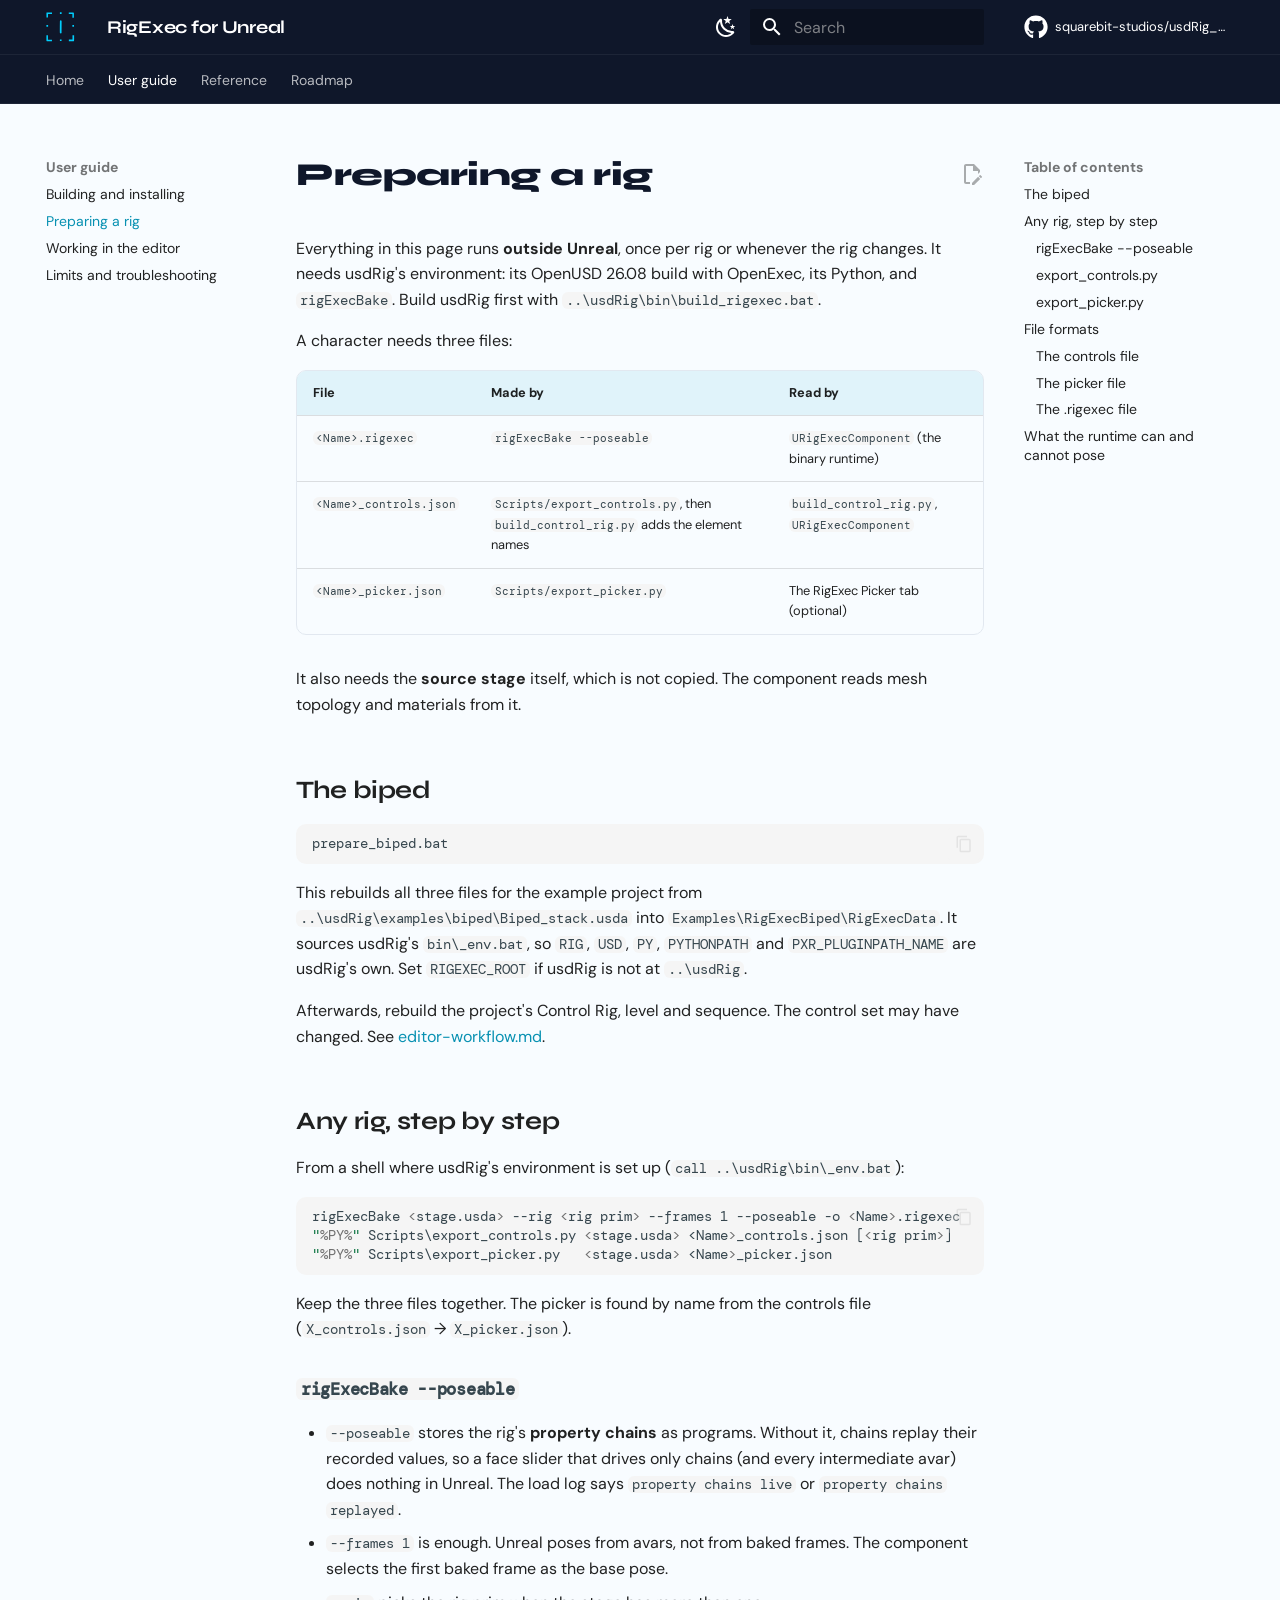
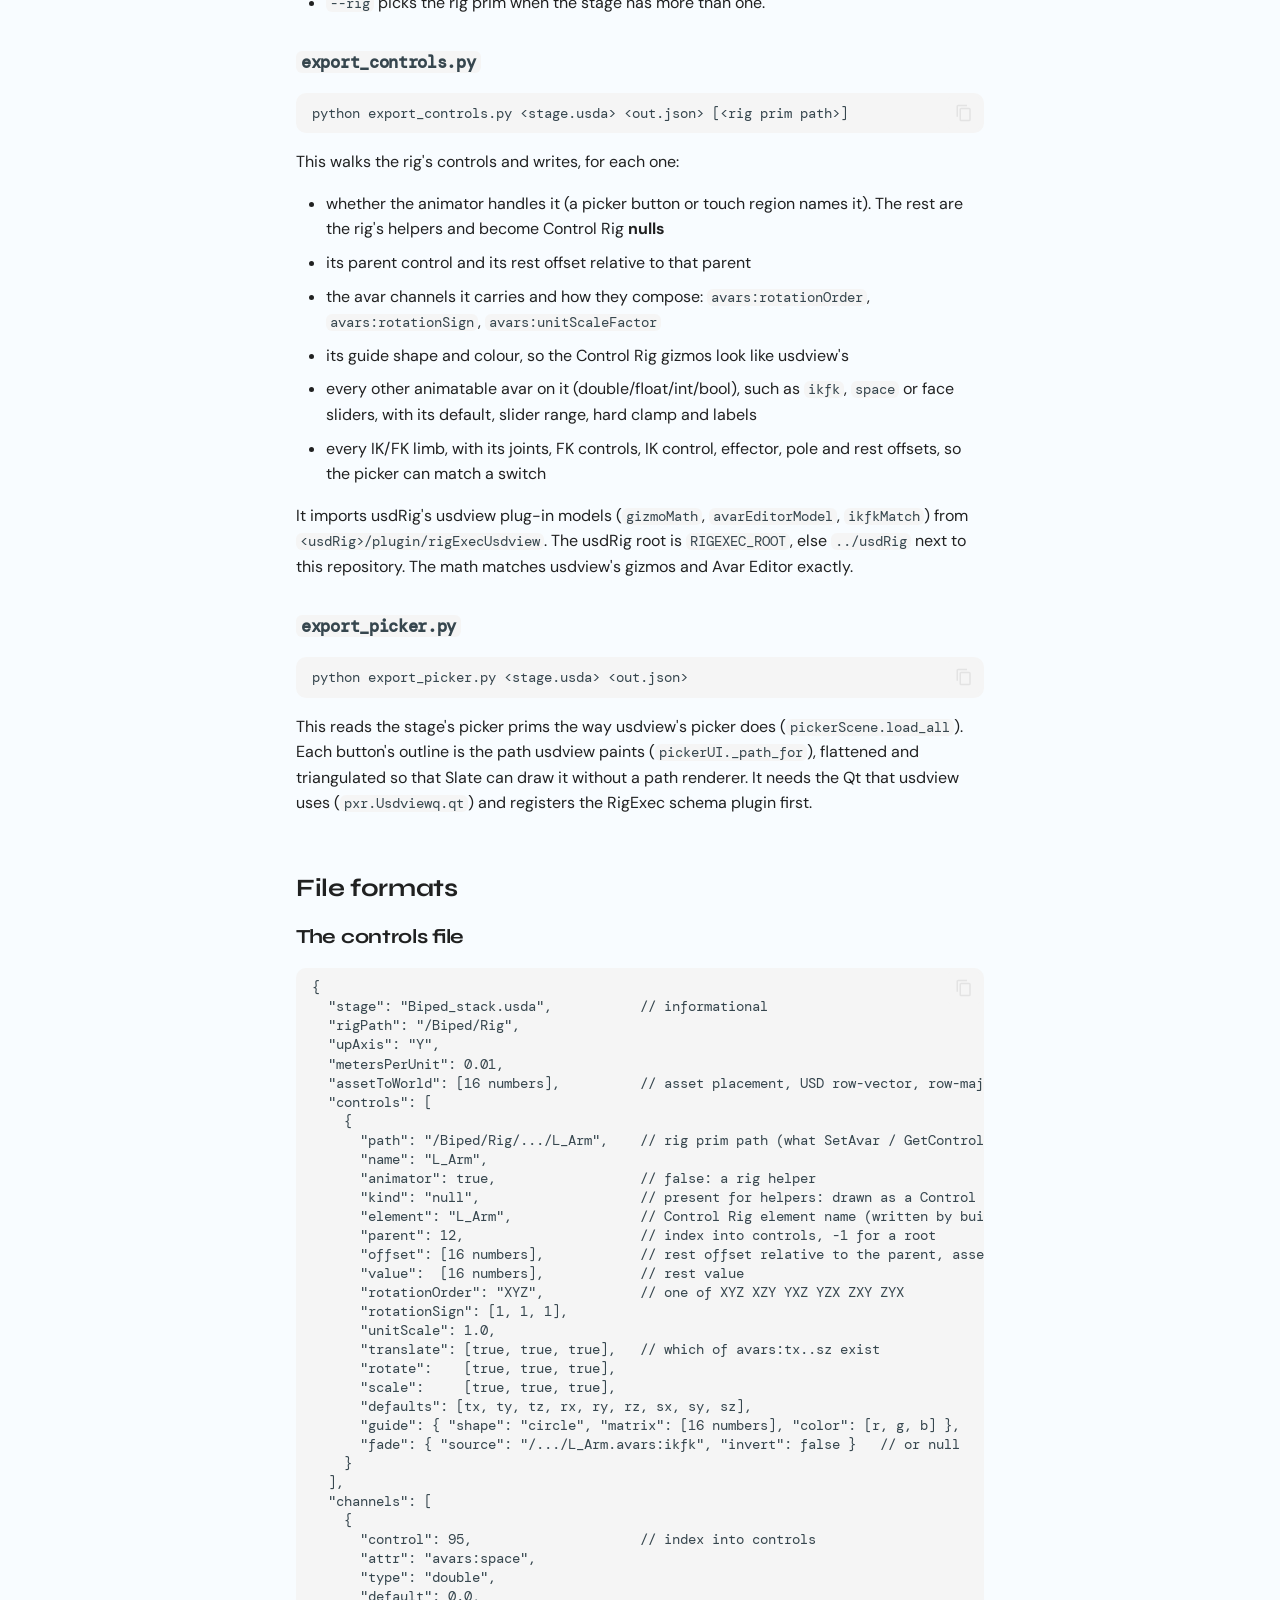
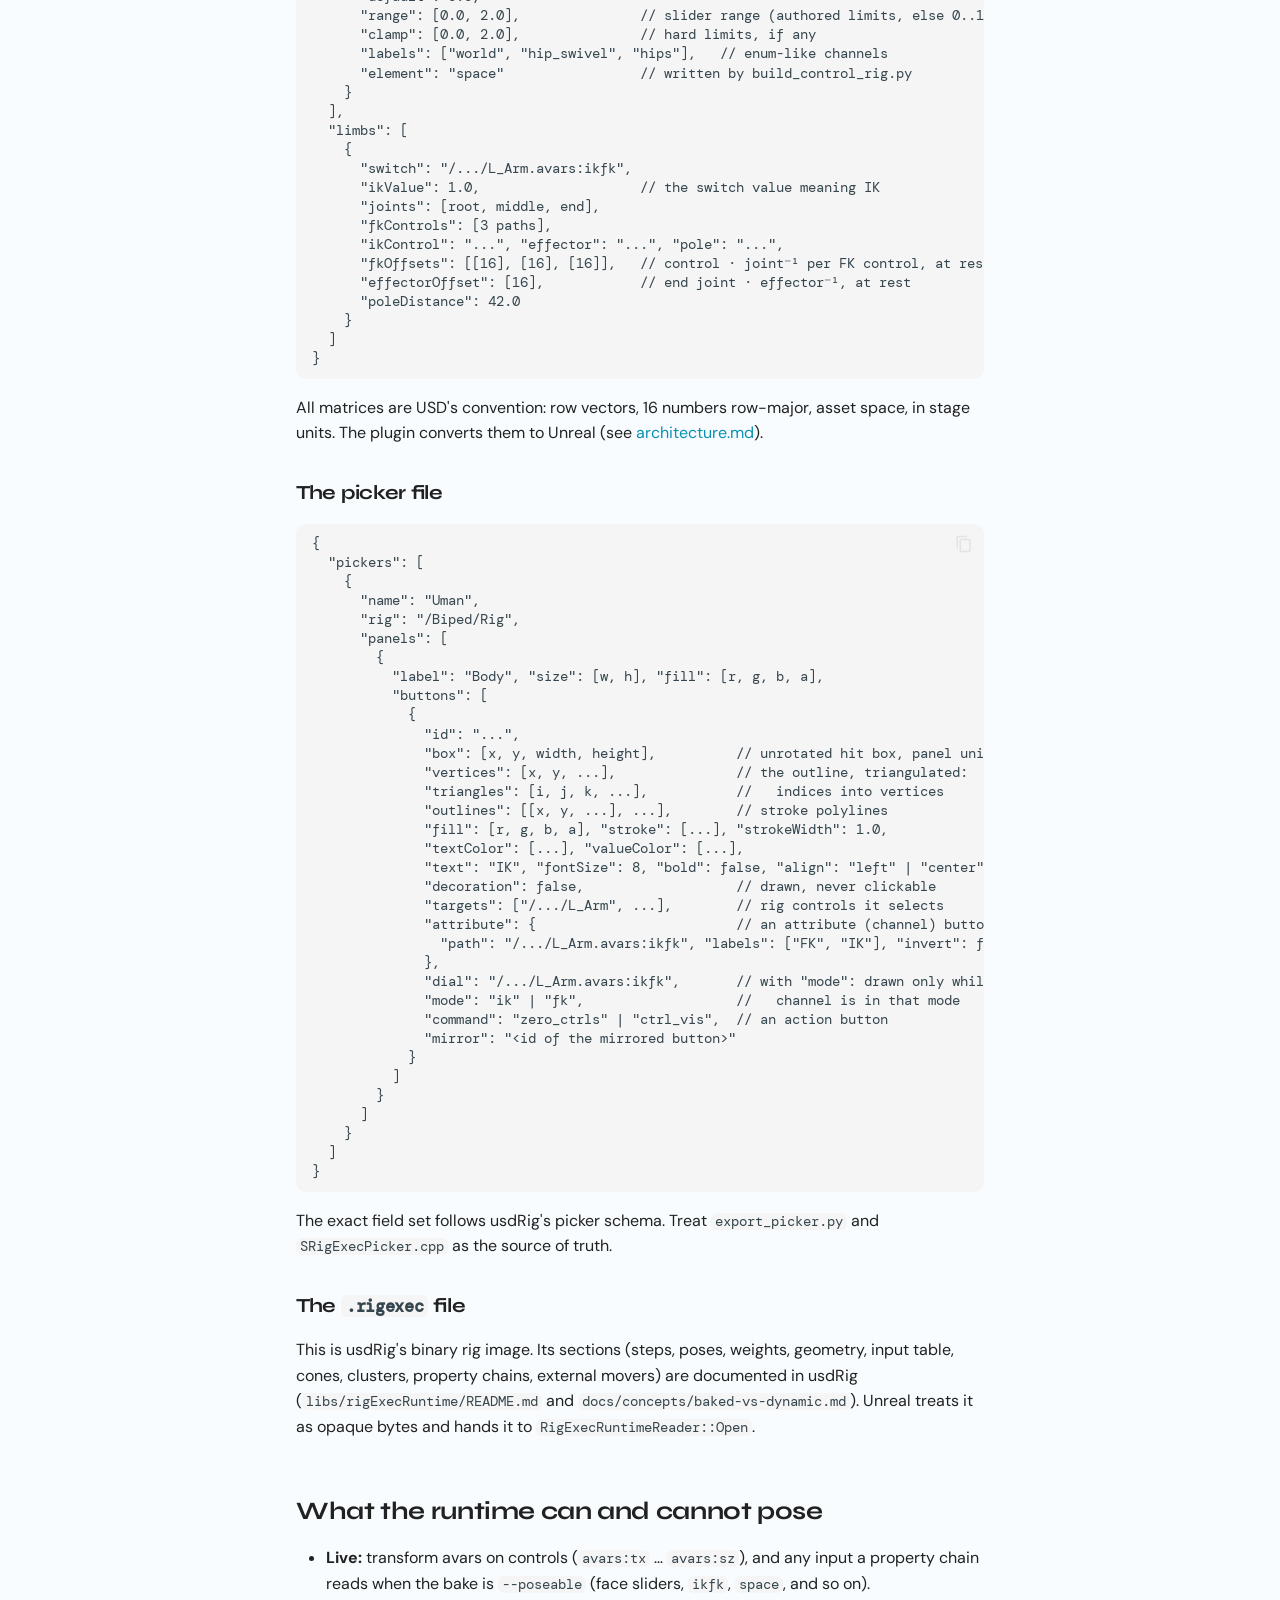
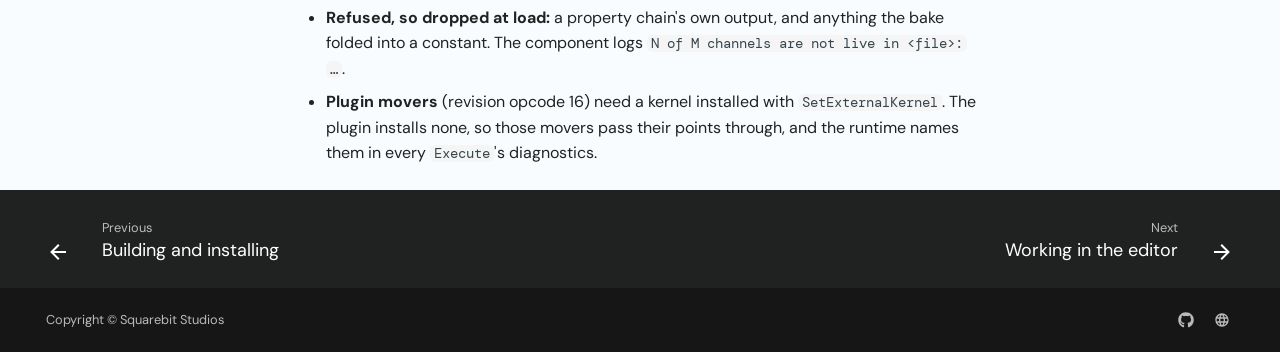
<file: rig-preparation/index.html>
<!doctype html>
<html lang="en" class="no-js">
  <head>
    
      <meta charset="utf-8">
      <meta name="viewport" content="width=device-width,initial-scale=1">
      
        <meta name="description" content="Pose and animate usdRig (RigExec) characters in Unreal Engine 5.8 with Control Rig and Sequencer">
      
      
      
        <link rel="canonical" href="https://squarebit-studios.github.io/usdRig_unreal/rig-preparation/">
      
      
        <link rel="prev" href="../building/">
      
      
        <link rel="next" href="../editor-workflow/">
      
      
        
      
      
      <link rel="icon" href="../assets/images/logo.svg">
      <meta name="generator" content="mkdocs-1.6.1, mkdocs-material-9.7.7">
    
    
      
        <title>Preparing a rig - RigExec for Unreal</title>
      
    
    
      <link rel="stylesheet" href="../assets/stylesheets/main.ec1eaa64.min.css">
      
        
        <link rel="stylesheet" href="../assets/stylesheets/palette.ab4e12ef.min.css">
      
      


    
    
      
    
    
      
        
        
        <link rel="preconnect" href="https://fonts.gstatic.com" crossorigin>
        <link rel="stylesheet" href="https://fonts.googleapis.com/css?family=DM+Sans:300,300i,400,400i,700,700i%7CDM+Mono:400,400i,700,700i&display=fallback">
        <style>:root{--md-text-font:"DM Sans";--md-code-font:"DM Mono"}</style>
      
    
    
      <link rel="stylesheet" href="../assets/stylesheets/extra.css">
    
    <script>__md_scope=new URL("..",location),__md_hash=e=>[...e].reduce(((e,_)=>(e<<5)-e+_.charCodeAt(0)),0),__md_get=(e,_=localStorage,t=__md_scope)=>JSON.parse(_.getItem(t.pathname+"."+e)),__md_set=(e,_,t=localStorage,a=__md_scope)=>{try{t.setItem(a.pathname+"."+e,JSON.stringify(_))}catch(e){}}</script>
    
      

    
    
  </head>
  
  
    
    
      
    
    
    
    
    <body dir="ltr" data-md-color-scheme="slate" data-md-color-primary="custom" data-md-color-accent="custom">
  
    
    <input class="md-toggle" data-md-toggle="drawer" type="checkbox" id="__drawer" autocomplete="off">
    <input class="md-toggle" data-md-toggle="search" type="checkbox" id="__search" autocomplete="off">
    <label class="md-overlay" for="__drawer"></label>
    <div data-md-component="skip">
      
        
        <a href="#preparing-a-rig" class="md-skip">
          Skip to content
        </a>
      
    </div>
    <div data-md-component="announce">
      
    </div>
    
    
      

<header class="md-header" data-md-component="header">
  <nav class="md-header__inner md-grid" aria-label="Header">
    <a href=".." title="RigExec for Unreal" class="md-header__button md-logo" aria-label="RigExec for Unreal" data-md-component="logo">
      
  <img src="../assets/images/logo.svg" alt="logo">

    </a>
    <label class="md-header__button md-icon" for="__drawer">
      
      <svg xmlns="http://www.w3.org/2000/svg" viewBox="0 0 24 24"><path d="M3 6h18v2H3zm0 5h18v2H3zm0 5h18v2H3z"/></svg>
    </label>
    <div class="md-header__title" data-md-component="header-title">
      <div class="md-header__ellipsis">
        <div class="md-header__topic">
          <span class="md-ellipsis">
            RigExec for Unreal
          </span>
        </div>
        <div class="md-header__topic" data-md-component="header-topic">
          <span class="md-ellipsis">
            
              Preparing a rig
            
          </span>
        </div>
      </div>
    </div>
    
      
        <form class="md-header__option" data-md-component="palette">
  
    
    
    
    <input class="md-option" data-md-color-media="(prefers-color-scheme: dark)" data-md-color-scheme="slate" data-md-color-primary="custom" data-md-color-accent="custom"  aria-label="Switch to light mode"  type="radio" name="__palette" id="__palette_0">
    
      <label class="md-header__button md-icon" title="Switch to light mode" for="__palette_1" hidden>
        <svg xmlns="http://www.w3.org/2000/svg" viewBox="0 0 24 24"><path d="M12 7a5 5 0 0 1 5 5 5 5 0 0 1-5 5 5 5 0 0 1-5-5 5 5 0 0 1 5-5m0 2a3 3 0 0 0-3 3 3 3 0 0 0 3 3 3 3 0 0 0 3-3 3 3 0 0 0-3-3m0-7 2.39 3.42C13.65 5.15 12.84 5 12 5s-1.65.15-2.39.42zM3.34 7l4.16-.35A7.2 7.2 0 0 0 5.94 8.5c-.44.74-.69 1.5-.83 2.29zm.02 10 1.76-3.77a7.131 7.131 0 0 0 2.38 4.14zM20.65 7l-1.77 3.79a7.02 7.02 0 0 0-2.38-4.15zm-.01 10-4.14.36c.59-.51 1.12-1.14 1.54-1.86.42-.73.69-1.5.83-2.29zM12 22l-2.41-3.44c.74.27 1.55.44 2.41.44.82 0 1.63-.17 2.37-.44z"/></svg>
      </label>
    
  
    
    
    
    <input class="md-option" data-md-color-media="(prefers-color-scheme: light)" data-md-color-scheme="default" data-md-color-primary="custom" data-md-color-accent="custom"  aria-label="Switch to dark mode"  type="radio" name="__palette" id="__palette_1">
    
      <label class="md-header__button md-icon" title="Switch to dark mode" for="__palette_0" hidden>
        <svg xmlns="http://www.w3.org/2000/svg" viewBox="0 0 24 24"><path d="m17.75 4.09-2.53 1.94.91 3.06-2.63-1.81-2.63 1.81.91-3.06-2.53-1.94L12.44 4l1.06-3 1.06 3zm3.5 6.91-1.64 1.25.59 1.98-1.7-1.17-1.7 1.17.59-1.98L15.75 11l2.06-.05L18.5 9l.69 1.95zm-2.28 4.95c.83-.08 1.72 1.1 1.19 1.85-.32.45-.66.87-1.08 1.27C15.17 23 8.84 23 4.94 19.07c-3.91-3.9-3.91-10.24 0-14.14.4-.4.82-.76 1.27-1.08.75-.53 1.93.36 1.85 1.19-.27 2.86.69 5.83 2.89 8.02a9.96 9.96 0 0 0 8.02 2.89m-1.64 2.02a12.08 12.08 0 0 1-7.8-3.47c-2.17-2.19-3.33-5-3.49-7.82-2.81 3.14-2.7 7.96.31 10.98 3.02 3.01 7.84 3.12 10.98.31"/></svg>
      </label>
    
  
</form>
      
    
    
      <script>var palette=__md_get("__palette");if(palette&&palette.color){if("(prefers-color-scheme)"===palette.color.media){var media=matchMedia("(prefers-color-scheme: light)"),input=document.querySelector(media.matches?"[data-md-color-media='(prefers-color-scheme: light)']":"[data-md-color-media='(prefers-color-scheme: dark)']");palette.color.media=input.getAttribute("data-md-color-media"),palette.color.scheme=input.getAttribute("data-md-color-scheme"),palette.color.primary=input.getAttribute("data-md-color-primary"),palette.color.accent=input.getAttribute("data-md-color-accent")}for(var[key,value]of Object.entries(palette.color))document.body.setAttribute("data-md-color-"+key,value)}</script>
    
    
    
      
      
        <label class="md-header__button md-icon" for="__search">
          
          <svg xmlns="http://www.w3.org/2000/svg" viewBox="0 0 24 24"><path d="M9.5 3A6.5 6.5 0 0 1 16 9.5c0 1.61-.59 3.09-1.56 4.23l.27.27h.79l5 5-1.5 1.5-5-5v-.79l-.27-.27A6.52 6.52 0 0 1 9.5 16 6.5 6.5 0 0 1 3 9.5 6.5 6.5 0 0 1 9.5 3m0 2C7 5 5 7 5 9.5S7 14 9.5 14 14 12 14 9.5 12 5 9.5 5"/></svg>
        </label>
        <div class="md-search" data-md-component="search" role="dialog">
  <label class="md-search__overlay" for="__search"></label>
  <div class="md-search__inner" role="search">
    <form class="md-search__form" name="search">
      <input type="text" class="md-search__input" name="query" aria-label="Search" placeholder="Search" autocapitalize="off" autocorrect="off" autocomplete="off" spellcheck="false" data-md-component="search-query" required>
      <label class="md-search__icon md-icon" for="__search">
        
        <svg xmlns="http://www.w3.org/2000/svg" viewBox="0 0 24 24"><path d="M9.5 3A6.5 6.5 0 0 1 16 9.5c0 1.61-.59 3.09-1.56 4.23l.27.27h.79l5 5-1.5 1.5-5-5v-.79l-.27-.27A6.52 6.52 0 0 1 9.5 16 6.5 6.5 0 0 1 3 9.5 6.5 6.5 0 0 1 9.5 3m0 2C7 5 5 7 5 9.5S7 14 9.5 14 14 12 14 9.5 12 5 9.5 5"/></svg>
        
        <svg xmlns="http://www.w3.org/2000/svg" viewBox="0 0 24 24"><path d="M20 11v2H8l5.5 5.5-1.42 1.42L4.16 12l7.92-7.92L13.5 5.5 8 11z"/></svg>
      </label>
      <nav class="md-search__options" aria-label="Search">
        
        <button type="reset" class="md-search__icon md-icon" title="Clear" aria-label="Clear" tabindex="-1">
          
          <svg xmlns="http://www.w3.org/2000/svg" viewBox="0 0 24 24"><path d="M19 6.41 17.59 5 12 10.59 6.41 5 5 6.41 10.59 12 5 17.59 6.41 19 12 13.41 17.59 19 19 17.59 13.41 12z"/></svg>
        </button>
      </nav>
      
        <div class="md-search__suggest" data-md-component="search-suggest"></div>
      
    </form>
    <div class="md-search__output">
      <div class="md-search__scrollwrap" tabindex="0" data-md-scrollfix>
        <div class="md-search-result" data-md-component="search-result">
          <div class="md-search-result__meta">
            Initializing search
          </div>
          <ol class="md-search-result__list" role="presentation"></ol>
        </div>
      </div>
    </div>
  </div>
</div>
      
    
    
      <div class="md-header__source">
        <a href="https://github.com/squarebit-studios/usdRig_unreal" title="Go to repository" class="md-source" data-md-component="source">
  <div class="md-source__icon md-icon">
    
    <svg xmlns="http://www.w3.org/2000/svg" viewBox="0 0 512 512"><!--! Font Awesome Free 7.1.0 by @fontawesome - https://fontawesome.com License - https://fontawesome.com/license/free (Icons: CC BY 4.0, Fonts: SIL OFL 1.1, Code: MIT License) Copyright 2025 Fonticons, Inc.--><path d="M173.9 397.4c0 2-2.3 3.6-5.2 3.6-3.3.3-5.6-1.3-5.6-3.6 0-2 2.3-3.6 5.2-3.6 3-.3 5.6 1.3 5.6 3.6m-31.1-4.5c-.7 2 1.3 4.3 4.3 4.9 2.6 1 5.6 0 6.2-2s-1.3-4.3-4.3-5.2c-2.6-.7-5.5.3-6.2 2.3m44.2-1.7c-2.9.7-4.9 2.6-4.6 4.9.3 2 2.9 3.3 5.9 2.6 2.9-.7 4.9-2.6 4.6-4.6-.3-1.9-3-3.2-5.9-2.9M252.8 8C114.1 8 8 113.3 8 252c0 110.9 69.8 205.8 169.5 239.2 12.8 2.3 17.3-5.6 17.3-12.1 0-6.2-.3-40.4-.3-61.4 0 0-70 15-84.7-29.8 0 0-11.4-29.1-27.8-36.6 0 0-22.9-15.7 1.6-15.4 0 0 24.9 2 38.6 25.8 21.9 38.6 58.6 27.5 72.9 20.9 2.3-16 8.8-27.1 16-33.7-55.9-6.2-112.3-14.3-112.3-110.5 0-27.5 7.6-41.3 23.6-58.9-2.6-6.5-11.1-33.3 2.6-67.9 20.9-6.5 69 27 69 27 20-5.6 41.5-8.5 62.8-8.5s42.8 2.9 62.8 8.5c0 0 48.1-33.6 69-27 13.7 34.7 5.2 61.4 2.6 67.9 16 17.7 25.8 31.5 25.8 58.9 0 96.5-58.9 104.2-114.8 110.5 9.2 7.9 17 22.9 17 46.4 0 33.7-.3 75.4-.3 83.6 0 6.5 4.6 14.4 17.3 12.1C436.2 457.8 504 362.9 504 252 504 113.3 391.5 8 252.8 8M105.2 352.9c-1.3 1-1 3.3.7 5.2 1.6 1.6 3.9 2.3 5.2 1 1.3-1 1-3.3-.7-5.2-1.6-1.6-3.9-2.3-5.2-1m-10.8-8.1c-.7 1.3.3 2.9 2.3 3.9 1.6 1 3.6.7 4.3-.7.7-1.3-.3-2.9-2.3-3.9-2-.6-3.6-.3-4.3.7m32.4 35.6c-1.6 1.3-1 4.3 1.3 6.2 2.3 2.3 5.2 2.6 6.5 1 1.3-1.3.7-4.3-1.3-6.2-2.2-2.3-5.2-2.6-6.5-1m-11.4-14.7c-1.6 1-1.6 3.6 0 5.9s4.3 3.3 5.6 2.3c1.6-1.3 1.6-3.9 0-6.2-1.4-2.3-4-3.3-5.6-2"/></svg>
  </div>
  <div class="md-source__repository">
    squarebit-studios/usdRig_unreal
  </div>
</a>
      </div>
    
  </nav>
  
</header>
    
    <div class="md-container" data-md-component="container">
      
      
        
          
            
<nav class="md-tabs" aria-label="Tabs" data-md-component="tabs">
  <div class="md-grid">
    <ul class="md-tabs__list">
      
        
  
  
  
  
    <li class="md-tabs__item">
      <a href=".." class="md-tabs__link">
        
  
  
    
  
  Home

      </a>
    </li>
  

      
        
  
  
  
    
  
  
    
    
      <li class="md-tabs__item md-tabs__item--active">
        <a href="../building/" class="md-tabs__link">
          
  
  
  User guide

        </a>
      </li>
    
  

      
        
  
  
  
  
    
    
      <li class="md-tabs__item">
        <a href="../api/" class="md-tabs__link">
          
  
  
  Reference

        </a>
      </li>
    
  

      
        
  
  
  
  
    
    
      <li class="md-tabs__item">
        <a href="../plans/touchpose-remaining/" class="md-tabs__link">
          
  
  
  Roadmap

        </a>
      </li>
    
  

      
    </ul>
  </div>
</nav>
          
        
      
      <main class="md-main" data-md-component="main">
        <div class="md-main__inner md-grid">
          
            
              
              <div class="md-sidebar md-sidebar--primary" data-md-component="sidebar" data-md-type="navigation" >
                <div class="md-sidebar__scrollwrap">
                  <div class="md-sidebar__inner">
                    


  


<nav class="md-nav md-nav--primary md-nav--lifted" aria-label="Navigation" data-md-level="0">
  <label class="md-nav__title" for="__drawer">
    <a href=".." title="RigExec for Unreal" class="md-nav__button md-logo" aria-label="RigExec for Unreal" data-md-component="logo">
      
  <img src="../assets/images/logo.svg" alt="logo">

    </a>
    RigExec for Unreal
  </label>
  
    <div class="md-nav__source">
      <a href="https://github.com/squarebit-studios/usdRig_unreal" title="Go to repository" class="md-source" data-md-component="source">
  <div class="md-source__icon md-icon">
    
    <svg xmlns="http://www.w3.org/2000/svg" viewBox="0 0 512 512"><!--! Font Awesome Free 7.1.0 by @fontawesome - https://fontawesome.com License - https://fontawesome.com/license/free (Icons: CC BY 4.0, Fonts: SIL OFL 1.1, Code: MIT License) Copyright 2025 Fonticons, Inc.--><path d="M173.9 397.4c0 2-2.3 3.6-5.2 3.6-3.3.3-5.6-1.3-5.6-3.6 0-2 2.3-3.6 5.2-3.6 3-.3 5.6 1.3 5.6 3.6m-31.1-4.5c-.7 2 1.3 4.3 4.3 4.9 2.6 1 5.6 0 6.2-2s-1.3-4.3-4.3-5.2c-2.6-.7-5.5.3-6.2 2.3m44.2-1.7c-2.9.7-4.9 2.6-4.6 4.9.3 2 2.9 3.3 5.9 2.6 2.9-.7 4.9-2.6 4.6-4.6-.3-1.9-3-3.2-5.9-2.9M252.8 8C114.1 8 8 113.3 8 252c0 110.9 69.8 205.8 169.5 239.2 12.8 2.3 17.3-5.6 17.3-12.1 0-6.2-.3-40.4-.3-61.4 0 0-70 15-84.7-29.8 0 0-11.4-29.1-27.8-36.6 0 0-22.9-15.7 1.6-15.4 0 0 24.9 2 38.6 25.8 21.9 38.6 58.6 27.5 72.9 20.9 2.3-16 8.8-27.1 16-33.7-55.9-6.2-112.3-14.3-112.3-110.5 0-27.5 7.6-41.3 23.6-58.9-2.6-6.5-11.1-33.3 2.6-67.9 20.9-6.5 69 27 69 27 20-5.6 41.5-8.5 62.8-8.5s42.8 2.9 62.8 8.5c0 0 48.1-33.6 69-27 13.7 34.7 5.2 61.4 2.6 67.9 16 17.7 25.8 31.5 25.8 58.9 0 96.5-58.9 104.2-114.8 110.5 9.2 7.9 17 22.9 17 46.4 0 33.7-.3 75.4-.3 83.6 0 6.5 4.6 14.4 17.3 12.1C436.2 457.8 504 362.9 504 252 504 113.3 391.5 8 252.8 8M105.2 352.9c-1.3 1-1 3.3.7 5.2 1.6 1.6 3.9 2.3 5.2 1 1.3-1 1-3.3-.7-5.2-1.6-1.6-3.9-2.3-5.2-1m-10.8-8.1c-.7 1.3.3 2.9 2.3 3.9 1.6 1 3.6.7 4.3-.7.7-1.3-.3-2.9-2.3-3.9-2-.6-3.6-.3-4.3.7m32.4 35.6c-1.6 1.3-1 4.3 1.3 6.2 2.3 2.3 5.2 2.6 6.5 1 1.3-1.3.7-4.3-1.3-6.2-2.2-2.3-5.2-2.6-6.5-1m-11.4-14.7c-1.6 1-1.6 3.6 0 5.9s4.3 3.3 5.6 2.3c1.6-1.3 1.6-3.9 0-6.2-1.4-2.3-4-3.3-5.6-2"/></svg>
  </div>
  <div class="md-source__repository">
    squarebit-studios/usdRig_unreal
  </div>
</a>
    </div>
  
  <ul class="md-nav__list" data-md-scrollfix>
    
      
      
  
  
  
  
    <li class="md-nav__item">
      <a href=".." class="md-nav__link">
        
  
  
  <span class="md-ellipsis">
    
  
    Home
  

    
  </span>
  
  

      </a>
    </li>
  

    
      
      
  
  
    
  
  
  
    
    
    
    
      
        
        
      
      
        
      
    
    
    <li class="md-nav__item md-nav__item--active md-nav__item--section md-nav__item--nested">
      
        
        
        <input class="md-nav__toggle md-toggle " type="checkbox" id="__nav_2" checked>
        
          
          <label class="md-nav__link" for="__nav_2" id="__nav_2_label" tabindex="">
            
  
  
  <span class="md-ellipsis">
    
  
    User guide
  

    
  </span>
  
  

            <span class="md-nav__icon md-icon"></span>
          </label>
        
        <nav class="md-nav" data-md-level="1" aria-labelledby="__nav_2_label" aria-expanded="true">
          <label class="md-nav__title" for="__nav_2">
            <span class="md-nav__icon md-icon"></span>
            
  
    User guide
  

          </label>
          <ul class="md-nav__list" data-md-scrollfix>
            
              
                
  
  
  
  
    <li class="md-nav__item">
      <a href="../building/" class="md-nav__link">
        
  
  
  <span class="md-ellipsis">
    
  
    Building and installing
  

    
  </span>
  
  

      </a>
    </li>
  

              
            
              
                
  
  
    
  
  
  
    <li class="md-nav__item md-nav__item--active">
      
      <input class="md-nav__toggle md-toggle" type="checkbox" id="__toc">
      
      
        
      
      
        <label class="md-nav__link md-nav__link--active" for="__toc">
          
  
  
  <span class="md-ellipsis">
    
  
    Preparing a rig
  

    
  </span>
  
  

          <span class="md-nav__icon md-icon"></span>
        </label>
      
      <a href="./" class="md-nav__link md-nav__link--active">
        
  
  
  <span class="md-ellipsis">
    
  
    Preparing a rig
  

    
  </span>
  
  

      </a>
      
        

<nav class="md-nav md-nav--secondary" aria-label="Table of contents">
  
  
  
    
  
  
    <label class="md-nav__title" for="__toc">
      <span class="md-nav__icon md-icon"></span>
      Table of contents
    </label>
    <ul class="md-nav__list" data-md-component="toc" data-md-scrollfix>
      
        <li class="md-nav__item">
  <a href="#the-biped" class="md-nav__link">
    <span class="md-ellipsis">
      
        The biped
      
    </span>
  </a>
  
</li>
      
        <li class="md-nav__item">
  <a href="#any-rig-step-by-step" class="md-nav__link">
    <span class="md-ellipsis">
      
        Any rig, step by step
      
    </span>
  </a>
  
    <nav class="md-nav" aria-label="Any rig, step by step">
      <ul class="md-nav__list">
        
          <li class="md-nav__item">
  <a href="#rigexecbake-poseable" class="md-nav__link">
    <span class="md-ellipsis">
      
        rigExecBake --poseable
      
    </span>
  </a>
  
</li>
        
          <li class="md-nav__item">
  <a href="#export_controlspy" class="md-nav__link">
    <span class="md-ellipsis">
      
        export_controls.py
      
    </span>
  </a>
  
</li>
        
          <li class="md-nav__item">
  <a href="#export_pickerpy" class="md-nav__link">
    <span class="md-ellipsis">
      
        export_picker.py
      
    </span>
  </a>
  
</li>
        
      </ul>
    </nav>
  
</li>
      
        <li class="md-nav__item">
  <a href="#file-formats" class="md-nav__link">
    <span class="md-ellipsis">
      
        File formats
      
    </span>
  </a>
  
    <nav class="md-nav" aria-label="File formats">
      <ul class="md-nav__list">
        
          <li class="md-nav__item">
  <a href="#the-controls-file" class="md-nav__link">
    <span class="md-ellipsis">
      
        The controls file
      
    </span>
  </a>
  
</li>
        
          <li class="md-nav__item">
  <a href="#the-picker-file" class="md-nav__link">
    <span class="md-ellipsis">
      
        The picker file
      
    </span>
  </a>
  
</li>
        
          <li class="md-nav__item">
  <a href="#the-rigexec-file" class="md-nav__link">
    <span class="md-ellipsis">
      
        The .rigexec file
      
    </span>
  </a>
  
</li>
        
      </ul>
    </nav>
  
</li>
      
        <li class="md-nav__item">
  <a href="#what-the-runtime-can-and-cannot-pose" class="md-nav__link">
    <span class="md-ellipsis">
      
        What the runtime can and cannot pose
      
    </span>
  </a>
  
</li>
      
    </ul>
  
</nav>
      
    </li>
  

              
            
              
                
  
  
  
  
    <li class="md-nav__item">
      <a href="../editor-workflow/" class="md-nav__link">
        
  
  
  <span class="md-ellipsis">
    
  
    Working in the editor
  

    
  </span>
  
  

      </a>
    </li>
  

              
            
              
                
  
  
  
  
    <li class="md-nav__item">
      <a href="../troubleshooting/" class="md-nav__link">
        
  
  
  <span class="md-ellipsis">
    
  
    Limits and troubleshooting
  

    
  </span>
  
  

      </a>
    </li>
  

              
            
          </ul>
        </nav>
      
    </li>
  

    
      
      
  
  
  
  
    
    
    
    
      
      
        
      
    
    
    <li class="md-nav__item md-nav__item--nested">
      
        
        
          
        
        <input class="md-nav__toggle md-toggle md-toggle--indeterminate" type="checkbox" id="__nav_3" >
        
          
          <label class="md-nav__link" for="__nav_3" id="__nav_3_label" tabindex="0">
            
  
  
  <span class="md-ellipsis">
    
  
    Reference
  

    
  </span>
  
  

            <span class="md-nav__icon md-icon"></span>
          </label>
        
        <nav class="md-nav" data-md-level="1" aria-labelledby="__nav_3_label" aria-expanded="false">
          <label class="md-nav__title" for="__nav_3">
            <span class="md-nav__icon md-icon"></span>
            
  
    Reference
  

          </label>
          <ul class="md-nav__list" data-md-scrollfix>
            
              
                
  
  
  
  
    <li class="md-nav__item">
      <a href="../api/" class="md-nav__link">
        
  
  
  <span class="md-ellipsis">
    
  
    API reference
  

    
  </span>
  
  

      </a>
    </li>
  

              
            
              
                
  
  
  
  
    <li class="md-nav__item">
      <a href="../architecture/" class="md-nav__link">
        
  
  
  <span class="md-ellipsis">
    
  
    Architecture
  

    
  </span>
  
  

      </a>
    </li>
  

              
            
          </ul>
        </nav>
      
    </li>
  

    
      
      
  
  
  
  
    
    
    
    
      
      
        
      
    
    
    <li class="md-nav__item md-nav__item--nested">
      
        
        
          
        
        <input class="md-nav__toggle md-toggle md-toggle--indeterminate" type="checkbox" id="__nav_4" >
        
          
          <label class="md-nav__link" for="__nav_4" id="__nav_4_label" tabindex="0">
            
  
  
  <span class="md-ellipsis">
    
  
    Roadmap
  

    
  </span>
  
  

            <span class="md-nav__icon md-icon"></span>
          </label>
        
        <nav class="md-nav" data-md-level="1" aria-labelledby="__nav_4_label" aria-expanded="false">
          <label class="md-nav__title" for="__nav_4">
            <span class="md-nav__icon md-icon"></span>
            
  
    Roadmap
  

          </label>
          <ul class="md-nav__list" data-md-scrollfix>
            
              
                
  
  
  
  
    <li class="md-nav__item">
      <a href="../plans/touchpose-remaining/" class="md-nav__link">
        
  
  
  <span class="md-ellipsis">
    
  
    Touch Pose: remaining work
  

    
  </span>
  
  

      </a>
    </li>
  

              
            
          </ul>
        </nav>
      
    </li>
  

    
  </ul>
</nav>
                  </div>
                </div>
              </div>
            
            
              
              <div class="md-sidebar md-sidebar--secondary" data-md-component="sidebar" data-md-type="toc" >
                <div class="md-sidebar__scrollwrap">
                  <div class="md-sidebar__inner">
                    

<nav class="md-nav md-nav--secondary" aria-label="Table of contents">
  
  
  
    
  
  
    <label class="md-nav__title" for="__toc">
      <span class="md-nav__icon md-icon"></span>
      Table of contents
    </label>
    <ul class="md-nav__list" data-md-component="toc" data-md-scrollfix>
      
        <li class="md-nav__item">
  <a href="#the-biped" class="md-nav__link">
    <span class="md-ellipsis">
      
        The biped
      
    </span>
  </a>
  
</li>
      
        <li class="md-nav__item">
  <a href="#any-rig-step-by-step" class="md-nav__link">
    <span class="md-ellipsis">
      
        Any rig, step by step
      
    </span>
  </a>
  
    <nav class="md-nav" aria-label="Any rig, step by step">
      <ul class="md-nav__list">
        
          <li class="md-nav__item">
  <a href="#rigexecbake-poseable" class="md-nav__link">
    <span class="md-ellipsis">
      
        rigExecBake --poseable
      
    </span>
  </a>
  
</li>
        
          <li class="md-nav__item">
  <a href="#export_controlspy" class="md-nav__link">
    <span class="md-ellipsis">
      
        export_controls.py
      
    </span>
  </a>
  
</li>
        
          <li class="md-nav__item">
  <a href="#export_pickerpy" class="md-nav__link">
    <span class="md-ellipsis">
      
        export_picker.py
      
    </span>
  </a>
  
</li>
        
      </ul>
    </nav>
  
</li>
      
        <li class="md-nav__item">
  <a href="#file-formats" class="md-nav__link">
    <span class="md-ellipsis">
      
        File formats
      
    </span>
  </a>
  
    <nav class="md-nav" aria-label="File formats">
      <ul class="md-nav__list">
        
          <li class="md-nav__item">
  <a href="#the-controls-file" class="md-nav__link">
    <span class="md-ellipsis">
      
        The controls file
      
    </span>
  </a>
  
</li>
        
          <li class="md-nav__item">
  <a href="#the-picker-file" class="md-nav__link">
    <span class="md-ellipsis">
      
        The picker file
      
    </span>
  </a>
  
</li>
        
          <li class="md-nav__item">
  <a href="#the-rigexec-file" class="md-nav__link">
    <span class="md-ellipsis">
      
        The .rigexec file
      
    </span>
  </a>
  
</li>
        
      </ul>
    </nav>
  
</li>
      
        <li class="md-nav__item">
  <a href="#what-the-runtime-can-and-cannot-pose" class="md-nav__link">
    <span class="md-ellipsis">
      
        What the runtime can and cannot pose
      
    </span>
  </a>
  
</li>
      
    </ul>
  
</nav>
                  </div>
                </div>
              </div>
            
          
          
            <div class="md-content" data-md-component="content">
              
              <article class="md-content__inner md-typeset">
                
                  


  
    <a href="https://github.com/squarebit-studios/usdRig_unreal/edit/main/docs/rig-preparation.md" title="Edit this page" class="md-content__button md-icon" rel="edit">
      
      <svg xmlns="http://www.w3.org/2000/svg" viewBox="0 0 24 24"><path d="M10 20H6V4h7v5h5v3.1l2-2V8l-6-6H6c-1.1 0-2 .9-2 2v16c0 1.1.9 2 2 2h4zm10.2-7c.1 0 .3.1.4.2l1.3 1.3c.2.2.2.6 0 .8l-1 1-2.1-2.1 1-1c.1-.1.2-.2.4-.2m0 3.9L14.1 23H12v-2.1l6.1-6.1z"/></svg>
    </a>
  
  


<h1 id="preparing-a-rig">Preparing a rig<a class="headerlink" href="#preparing-a-rig" title="Permanent link">&para;</a></h1>
<p>Everything in this page runs <strong>outside Unreal</strong>, once per rig or whenever the
rig changes. It needs usdRig's environment: its OpenUSD 26.08 build with
OpenExec, its Python, and <code>rigExecBake</code>. Build usdRig first with
<code>..\usdRig\bin\build_rigexec.bat</code>.</p>
<p>A character needs three files:</p>
<table>
<thead>
<tr>
<th>File</th>
<th>Made by</th>
<th>Read by</th>
</tr>
</thead>
<tbody>
<tr>
<td><code>&lt;Name&gt;.rigexec</code></td>
<td><code>rigExecBake --poseable</code></td>
<td><code>URigExecComponent</code> (the binary runtime)</td>
</tr>
<tr>
<td><code>&lt;Name&gt;_controls.json</code></td>
<td><code>Scripts/export_controls.py</code>, then <code>build_control_rig.py</code> adds the element names</td>
<td><code>build_control_rig.py</code>, <code>URigExecComponent</code></td>
</tr>
<tr>
<td><code>&lt;Name&gt;_picker.json</code></td>
<td><code>Scripts/export_picker.py</code></td>
<td>The RigExec Picker tab (optional)</td>
</tr>
</tbody>
</table>
<p>It also needs the <strong>source stage</strong> itself, which is not copied. The
component reads mesh topology and materials from it.</p>
<h2 id="the-biped">The biped<a class="headerlink" href="#the-biped" title="Permanent link">&para;</a></h2>
<div class="highlight"><pre><span></span><code><a id="__codelineno-0-1" name="__codelineno-0-1" href="#__codelineno-0-1"></a>prepare_biped.bat
</code></pre></div>
<p>This rebuilds all three files for the example project from
<code>..\usdRig\examples\biped\Biped_stack.usda</code> into
<code>Examples\RigExecBiped\RigExecData</code>. It sources usdRig's <code>bin\_env.bat</code>, so
<code>RIG</code>, <code>USD</code>, <code>PY</code>, <code>PYTHONPATH</code> and <code>PXR_PLUGINPATH_NAME</code> are usdRig's own.
Set <code>RIGEXEC_ROOT</code> if usdRig is not at <code>..\usdRig</code>.</p>
<p>Afterwards, rebuild the project's Control Rig, level and sequence. The
control set may have changed. See
<a href="../editor-workflow/#rebuilding-the-example-project">editor-workflow.md</a>.</p>
<h2 id="any-rig-step-by-step">Any rig, step by step<a class="headerlink" href="#any-rig-step-by-step" title="Permanent link">&para;</a></h2>
<p>From a shell where usdRig's environment is set up
(<code>call ..\usdRig\bin\_env.bat</code>):</p>
<div class="highlight"><pre><span></span><code><a id="__codelineno-1-1" name="__codelineno-1-1" href="#__codelineno-1-1"></a>rigExecBake <span class="p">&lt;</span>stage.usda<span class="p">&gt;</span> --rig <span class="p">&lt;</span>rig prim<span class="p">&gt;</span> --frames 1 --poseable -o <span class="p">&lt;</span>Name<span class="p">&gt;</span>.rigexec
<a id="__codelineno-1-2" name="__codelineno-1-2" href="#__codelineno-1-2"></a><span class="s2">"</span><span class="nv">%PY%</span><span class="s2">"</span> Scripts\export_controls.py <span class="p">&lt;</span>stage.usda<span class="p">&gt;</span> &lt;Name<span class="p">&gt;</span>_controls.json [<span class="p">&lt;</span>rig prim<span class="p">&gt;</span>]
<a id="__codelineno-1-3" name="__codelineno-1-3" href="#__codelineno-1-3"></a><span class="s2">"</span><span class="nv">%PY%</span><span class="s2">"</span> Scripts\export_picker.py   <span class="p">&lt;</span>stage.usda<span class="p">&gt;</span> &lt;Name<span class="p">&gt;</span>_picker.json
</code></pre></div>
<p>Keep the three files together. The picker is found by name from the
controls file (<code>X_controls.json</code> → <code>X_picker.json</code>).</p>
<h3 id="rigexecbake-poseable"><code>rigExecBake --poseable</code><a class="headerlink" href="#rigexecbake-poseable" title="Permanent link">&para;</a></h3>
<ul>
<li><code>--poseable</code> stores the rig's <strong>property chains</strong> as programs. Without
  it, chains replay their recorded values, so a face slider that drives only
  chains (and every intermediate avar) does nothing in Unreal. The load log
  says <code>property chains live</code> or <code>property chains replayed</code>.</li>
<li><code>--frames 1</code> is enough. Unreal poses from avars, not from baked frames. The
  component selects the first baked frame as the base pose.</li>
<li><code>--rig</code> picks the rig prim when the stage has more than one.</li>
</ul>
<h3 id="export_controlspy"><code>export_controls.py</code><a class="headerlink" href="#export_controlspy" title="Permanent link">&para;</a></h3>
<div class="highlight"><pre><span></span><code><a id="__codelineno-2-1" name="__codelineno-2-1" href="#__codelineno-2-1"></a>python export_controls.py &lt;stage.usda&gt; &lt;out.json&gt; [&lt;rig prim path&gt;]
</code></pre></div>
<p>This walks the rig's controls and writes, for each one:</p>
<ul>
<li>whether the animator handles it (a picker button or touch region names
  it). The rest are the rig's helpers and become Control Rig <strong>nulls</strong></li>
<li>its parent control and its rest offset relative to that parent</li>
<li>the avar channels it carries and how they compose: <code>avars:rotationOrder</code>,
  <code>avars:rotationSign</code>, <code>avars:unitScaleFactor</code></li>
<li>its guide shape and colour, so the Control Rig gizmos look like
  usdview's</li>
<li>every other animatable avar on it (double/float/int/bool), such as
  <code>ikfk</code>, <code>space</code> or face sliders, with its default, slider range, hard
  clamp and labels</li>
<li>every IK/FK limb, with its joints, FK controls, IK control, effector, pole
  and rest offsets, so the picker can match a switch</li>
</ul>
<p>It imports usdRig's usdview plug-in models (<code>gizmoMath</code>, <code>avarEditorModel</code>,
<code>ikfkMatch</code>) from <code>&lt;usdRig&gt;/plugin/rigExecUsdview</code>. The usdRig root is
<code>RIGEXEC_ROOT</code>, else <code>../usdRig</code> next to this repository. The math matches
usdview's gizmos and Avar Editor exactly.</p>
<h3 id="export_pickerpy"><code>export_picker.py</code><a class="headerlink" href="#export_pickerpy" title="Permanent link">&para;</a></h3>
<div class="highlight"><pre><span></span><code><a id="__codelineno-3-1" name="__codelineno-3-1" href="#__codelineno-3-1"></a>python export_picker.py &lt;stage.usda&gt; &lt;out.json&gt;
</code></pre></div>
<p>This reads the stage's picker prims the way usdview's picker does
(<code>pickerScene.load_all</code>). Each button's outline is the path usdview paints
(<code>pickerUI._path_for</code>), flattened and triangulated so that Slate can draw it
without a path renderer. It needs the Qt that usdview uses
(<code>pxr.Usdviewq.qt</code>) and registers the RigExec schema plugin first.</p>
<h2 id="file-formats">File formats<a class="headerlink" href="#file-formats" title="Permanent link">&para;</a></h2>
<h3 id="the-controls-file">The controls file<a class="headerlink" href="#the-controls-file" title="Permanent link">&para;</a></h3>
<div class="highlight"><pre><span></span><code><a id="__codelineno-4-1" name="__codelineno-4-1" href="#__codelineno-4-1"></a>{
<a id="__codelineno-4-2" name="__codelineno-4-2" href="#__codelineno-4-2"></a>  "stage": "Biped_stack.usda",           // informational
<a id="__codelineno-4-3" name="__codelineno-4-3" href="#__codelineno-4-3"></a>  "rigPath": "/Biped/Rig",
<a id="__codelineno-4-4" name="__codelineno-4-4" href="#__codelineno-4-4"></a>  "upAxis": "Y",
<a id="__codelineno-4-5" name="__codelineno-4-5" href="#__codelineno-4-5"></a>  "metersPerUnit": 0.01,
<a id="__codelineno-4-6" name="__codelineno-4-6" href="#__codelineno-4-6"></a>  "assetToWorld": [16 numbers],          // asset placement, USD row-vector, row-major
<a id="__codelineno-4-7" name="__codelineno-4-7" href="#__codelineno-4-7"></a>  "controls": [
<a id="__codelineno-4-8" name="__codelineno-4-8" href="#__codelineno-4-8"></a>    {
<a id="__codelineno-4-9" name="__codelineno-4-9" href="#__codelineno-4-9"></a>      "path": "/Biped/Rig/.../L_Arm",    // rig prim path (what SetAvar / GetControlFrame take)
<a id="__codelineno-4-10" name="__codelineno-4-10" href="#__codelineno-4-10"></a>      "name": "L_Arm",
<a id="__codelineno-4-11" name="__codelineno-4-11" href="#__codelineno-4-11"></a>      "animator": true,                  // false: a rig helper
<a id="__codelineno-4-12" name="__codelineno-4-12" href="#__codelineno-4-12"></a>      "kind": "null",                    // present for helpers: drawn as a Control Rig null
<a id="__codelineno-4-13" name="__codelineno-4-13" href="#__codelineno-4-13"></a>      "element": "L_Arm",                // Control Rig element name (written by build_control_rig.py)
<a id="__codelineno-4-14" name="__codelineno-4-14" href="#__codelineno-4-14"></a>      "parent": 12,                      // index into controls, -1 for a root
<a id="__codelineno-4-15" name="__codelineno-4-15" href="#__codelineno-4-15"></a>      "offset": [16 numbers],            // rest offset relative to the parent, asset space
<a id="__codelineno-4-16" name="__codelineno-4-16" href="#__codelineno-4-16"></a>      "value":  [16 numbers],            // rest value
<a id="__codelineno-4-17" name="__codelineno-4-17" href="#__codelineno-4-17"></a>      "rotationOrder": "XYZ",            // one of XYZ XZY YXZ YZX ZXY ZYX
<a id="__codelineno-4-18" name="__codelineno-4-18" href="#__codelineno-4-18"></a>      "rotationSign": [1, 1, 1],
<a id="__codelineno-4-19" name="__codelineno-4-19" href="#__codelineno-4-19"></a>      "unitScale": 1.0,
<a id="__codelineno-4-20" name="__codelineno-4-20" href="#__codelineno-4-20"></a>      "translate": [true, true, true],   // which of avars:tx..sz exist
<a id="__codelineno-4-21" name="__codelineno-4-21" href="#__codelineno-4-21"></a>      "rotate":    [true, true, true],
<a id="__codelineno-4-22" name="__codelineno-4-22" href="#__codelineno-4-22"></a>      "scale":     [true, true, true],
<a id="__codelineno-4-23" name="__codelineno-4-23" href="#__codelineno-4-23"></a>      "defaults": [tx, ty, tz, rx, ry, rz, sx, sy, sz],
<a id="__codelineno-4-24" name="__codelineno-4-24" href="#__codelineno-4-24"></a>      "guide": { "shape": "circle", "matrix": [16 numbers], "color": [r, g, b] },
<a id="__codelineno-4-25" name="__codelineno-4-25" href="#__codelineno-4-25"></a>      "fade": { "source": "/.../L_Arm.avars:ikfk", "invert": false }   // or null
<a id="__codelineno-4-26" name="__codelineno-4-26" href="#__codelineno-4-26"></a>    }
<a id="__codelineno-4-27" name="__codelineno-4-27" href="#__codelineno-4-27"></a>  ],
<a id="__codelineno-4-28" name="__codelineno-4-28" href="#__codelineno-4-28"></a>  "channels": [
<a id="__codelineno-4-29" name="__codelineno-4-29" href="#__codelineno-4-29"></a>    {
<a id="__codelineno-4-30" name="__codelineno-4-30" href="#__codelineno-4-30"></a>      "control": 95,                     // index into controls
<a id="__codelineno-4-31" name="__codelineno-4-31" href="#__codelineno-4-31"></a>      "attr": "avars:space",
<a id="__codelineno-4-32" name="__codelineno-4-32" href="#__codelineno-4-32"></a>      "type": "double",
<a id="__codelineno-4-33" name="__codelineno-4-33" href="#__codelineno-4-33"></a>      "default": 0.0,
<a id="__codelineno-4-34" name="__codelineno-4-34" href="#__codelineno-4-34"></a>      "range": [0.0, 2.0],               // slider range (authored limits, else 0..1)
<a id="__codelineno-4-35" name="__codelineno-4-35" href="#__codelineno-4-35"></a>      "clamp": [0.0, 2.0],               // hard limits, if any
<a id="__codelineno-4-36" name="__codelineno-4-36" href="#__codelineno-4-36"></a>      "labels": ["world", "hip_swivel", "hips"],   // enum-like channels
<a id="__codelineno-4-37" name="__codelineno-4-37" href="#__codelineno-4-37"></a>      "element": "space"                 // written by build_control_rig.py
<a id="__codelineno-4-38" name="__codelineno-4-38" href="#__codelineno-4-38"></a>    }
<a id="__codelineno-4-39" name="__codelineno-4-39" href="#__codelineno-4-39"></a>  ],
<a id="__codelineno-4-40" name="__codelineno-4-40" href="#__codelineno-4-40"></a>  "limbs": [
<a id="__codelineno-4-41" name="__codelineno-4-41" href="#__codelineno-4-41"></a>    {
<a id="__codelineno-4-42" name="__codelineno-4-42" href="#__codelineno-4-42"></a>      "switch": "/.../L_Arm.avars:ikfk",
<a id="__codelineno-4-43" name="__codelineno-4-43" href="#__codelineno-4-43"></a>      "ikValue": 1.0,                    // the switch value meaning IK
<a id="__codelineno-4-44" name="__codelineno-4-44" href="#__codelineno-4-44"></a>      "joints": [root, middle, end],
<a id="__codelineno-4-45" name="__codelineno-4-45" href="#__codelineno-4-45"></a>      "fkControls": [3 paths],
<a id="__codelineno-4-46" name="__codelineno-4-46" href="#__codelineno-4-46"></a>      "ikControl": "...", "effector": "...", "pole": "...",
<a id="__codelineno-4-47" name="__codelineno-4-47" href="#__codelineno-4-47"></a>      "fkOffsets": [[16], [16], [16]],   // control · joint⁻¹ per FK control, at rest
<a id="__codelineno-4-48" name="__codelineno-4-48" href="#__codelineno-4-48"></a>      "effectorOffset": [16],            // end joint · effector⁻¹, at rest
<a id="__codelineno-4-49" name="__codelineno-4-49" href="#__codelineno-4-49"></a>      "poleDistance": 42.0
<a id="__codelineno-4-50" name="__codelineno-4-50" href="#__codelineno-4-50"></a>    }
<a id="__codelineno-4-51" name="__codelineno-4-51" href="#__codelineno-4-51"></a>  ]
<a id="__codelineno-4-52" name="__codelineno-4-52" href="#__codelineno-4-52"></a>}
</code></pre></div>
<p>All matrices are USD's convention: row vectors, 16 numbers row-major, asset
space, in stage units. The plugin converts them to Unreal (see
<a href="../architecture/#coordinates-and-units">architecture.md</a>).</p>
<h3 id="the-picker-file">The picker file<a class="headerlink" href="#the-picker-file" title="Permanent link">&para;</a></h3>
<div class="highlight"><pre><span></span><code><a id="__codelineno-5-1" name="__codelineno-5-1" href="#__codelineno-5-1"></a>{
<a id="__codelineno-5-2" name="__codelineno-5-2" href="#__codelineno-5-2"></a>  "pickers": [
<a id="__codelineno-5-3" name="__codelineno-5-3" href="#__codelineno-5-3"></a>    {
<a id="__codelineno-5-4" name="__codelineno-5-4" href="#__codelineno-5-4"></a>      "name": "Uman",
<a id="__codelineno-5-5" name="__codelineno-5-5" href="#__codelineno-5-5"></a>      "rig": "/Biped/Rig",
<a id="__codelineno-5-6" name="__codelineno-5-6" href="#__codelineno-5-6"></a>      "panels": [
<a id="__codelineno-5-7" name="__codelineno-5-7" href="#__codelineno-5-7"></a>        {
<a id="__codelineno-5-8" name="__codelineno-5-8" href="#__codelineno-5-8"></a>          "label": "Body", "size": [w, h], "fill": [r, g, b, a],
<a id="__codelineno-5-9" name="__codelineno-5-9" href="#__codelineno-5-9"></a>          "buttons": [
<a id="__codelineno-5-10" name="__codelineno-5-10" href="#__codelineno-5-10"></a>            {
<a id="__codelineno-5-11" name="__codelineno-5-11" href="#__codelineno-5-11"></a>              "id": "...",
<a id="__codelineno-5-12" name="__codelineno-5-12" href="#__codelineno-5-12"></a>              "box": [x, y, width, height],          // unrotated hit box, panel units, y down
<a id="__codelineno-5-13" name="__codelineno-5-13" href="#__codelineno-5-13"></a>              "vertices": [x, y, ...],               // the outline, triangulated:
<a id="__codelineno-5-14" name="__codelineno-5-14" href="#__codelineno-5-14"></a>              "triangles": [i, j, k, ...],           //   indices into vertices
<a id="__codelineno-5-15" name="__codelineno-5-15" href="#__codelineno-5-15"></a>              "outlines": [[x, y, ...], ...],        // stroke polylines
<a id="__codelineno-5-16" name="__codelineno-5-16" href="#__codelineno-5-16"></a>              "fill": [r, g, b, a], "stroke": [...], "strokeWidth": 1.0,
<a id="__codelineno-5-17" name="__codelineno-5-17" href="#__codelineno-5-17"></a>              "textColor": [...], "valueColor": [...],
<a id="__codelineno-5-18" name="__codelineno-5-18" href="#__codelineno-5-18"></a>              "text": "IK", "fontSize": 8, "bold": false, "align": "left" | "center" | "right",
<a id="__codelineno-5-19" name="__codelineno-5-19" href="#__codelineno-5-19"></a>              "decoration": false,                   // drawn, never clickable
<a id="__codelineno-5-20" name="__codelineno-5-20" href="#__codelineno-5-20"></a>              "targets": ["/.../L_Arm", ...],        // rig controls it selects
<a id="__codelineno-5-21" name="__codelineno-5-21" href="#__codelineno-5-21"></a>              "attribute": {                         // an attribute (channel) button
<a id="__codelineno-5-22" name="__codelineno-5-22" href="#__codelineno-5-22"></a>                "path": "/.../L_Arm.avars:ikfk", "labels": ["FK", "IK"], "invert": false
<a id="__codelineno-5-23" name="__codelineno-5-23" href="#__codelineno-5-23"></a>              },
<a id="__codelineno-5-24" name="__codelineno-5-24" href="#__codelineno-5-24"></a>              "dial": "/.../L_Arm.avars:ikfk",       // with "mode": drawn only while the dial
<a id="__codelineno-5-25" name="__codelineno-5-25" href="#__codelineno-5-25"></a>              "mode": "ik" | "fk",                   //   channel is in that mode
<a id="__codelineno-5-26" name="__codelineno-5-26" href="#__codelineno-5-26"></a>              "command": "zero_ctrls" | "ctrl_vis",  // an action button
<a id="__codelineno-5-27" name="__codelineno-5-27" href="#__codelineno-5-27"></a>              "mirror": "&lt;id of the mirrored button&gt;"
<a id="__codelineno-5-28" name="__codelineno-5-28" href="#__codelineno-5-28"></a>            }
<a id="__codelineno-5-29" name="__codelineno-5-29" href="#__codelineno-5-29"></a>          ]
<a id="__codelineno-5-30" name="__codelineno-5-30" href="#__codelineno-5-30"></a>        }
<a id="__codelineno-5-31" name="__codelineno-5-31" href="#__codelineno-5-31"></a>      ]
<a id="__codelineno-5-32" name="__codelineno-5-32" href="#__codelineno-5-32"></a>    }
<a id="__codelineno-5-33" name="__codelineno-5-33" href="#__codelineno-5-33"></a>  ]
<a id="__codelineno-5-34" name="__codelineno-5-34" href="#__codelineno-5-34"></a>}
</code></pre></div>
<p>The exact field set follows usdRig's picker schema. Treat
<code>export_picker.py</code> and <code>SRigExecPicker.cpp</code> as the source of truth.</p>
<h3 id="the-rigexec-file">The <code>.rigexec</code> file<a class="headerlink" href="#the-rigexec-file" title="Permanent link">&para;</a></h3>
<p>This is usdRig's binary rig image. Its sections (steps, poses, weights,
geometry, input table, cones, clusters, property chains, external movers)
are documented in usdRig (<code>libs/rigExecRuntime/README.md</code> and
<code>docs/concepts/baked-vs-dynamic.md</code>). Unreal treats it as opaque bytes and
hands it to <code>RigExecRuntimeReader::Open</code>.</p>
<h2 id="what-the-runtime-can-and-cannot-pose">What the runtime can and cannot pose<a class="headerlink" href="#what-the-runtime-can-and-cannot-pose" title="Permanent link">&para;</a></h2>
<ul>
<li><strong>Live:</strong> transform avars on controls (<code>avars:tx</code> … <code>avars:sz</code>), and any
  input a property chain reads when the bake is <code>--poseable</code> (face sliders,
  <code>ikfk</code>, <code>space</code>, and so on).</li>
<li><strong>Refused, so dropped at load:</strong> a property chain's own output, and
  anything the bake folded into a constant. The component logs
  <code>N of M channels are not live in &lt;file&gt;: …</code>.</li>
<li><strong>Plugin movers</strong> (revision opcode 16) need a kernel installed with
  <code>SetExternalKernel</code>. The plugin installs none, so those movers pass their
  points through, and the runtime names them in every <code>Execute</code>'s
  diagnostics.</li>
</ul>












                
              </article>
            </div>
          
          
<script>var target=document.getElementById(location.hash.slice(1));target&&target.name&&(target.checked=target.name.startsWith("__tabbed_"))</script>
        </div>
        
          <button type="button" class="md-top md-icon" data-md-component="top" hidden>
  
  <svg xmlns="http://www.w3.org/2000/svg" viewBox="0 0 24 24"><path d="M13 20h-2V8l-5.5 5.5-1.42-1.42L12 4.16l7.92 7.92-1.42 1.42L13 8z"/></svg>
  Back to top
</button>
        
      </main>
      
        <footer class="md-footer">
  
    
      
      <nav class="md-footer__inner md-grid" aria-label="Footer" >
        
          
          <a href="../building/" class="md-footer__link md-footer__link--prev" aria-label="Previous: Building and installing">
            <div class="md-footer__button md-icon">
              
              <svg xmlns="http://www.w3.org/2000/svg" viewBox="0 0 24 24"><path d="M20 11v2H8l5.5 5.5-1.42 1.42L4.16 12l7.92-7.92L13.5 5.5 8 11z"/></svg>
            </div>
            <div class="md-footer__title">
              <span class="md-footer__direction">
                Previous
              </span>
              <div class="md-ellipsis">
                Building and installing
              </div>
            </div>
          </a>
        
        
          
          <a href="../editor-workflow/" class="md-footer__link md-footer__link--next" aria-label="Next: Working in the editor">
            <div class="md-footer__title">
              <span class="md-footer__direction">
                Next
              </span>
              <div class="md-ellipsis">
                Working in the editor
              </div>
            </div>
            <div class="md-footer__button md-icon">
              
              <svg xmlns="http://www.w3.org/2000/svg" viewBox="0 0 24 24"><path d="M4 11v2h12l-5.5 5.5 1.42 1.42L19.84 12l-7.92-7.92L10.5 5.5 16 11z"/></svg>
            </div>
          </a>
        
      </nav>
    
  
  <div class="md-footer-meta md-typeset">
    <div class="md-footer-meta__inner md-grid">
      <div class="md-copyright">
  
    <div class="md-copyright__highlight">
      Copyright &copy; Squarebit Studios
    </div>
  
  
</div>
      
        
<div class="md-social">
  
    
    
    
    
      
      
    
    <a href="https://github.com/squarebit-studios/usdRig_unreal" target="_blank" rel="noopener" title="github.com" class="md-social__link">
      <svg xmlns="http://www.w3.org/2000/svg" viewBox="0 0 512 512"><!--! Font Awesome Free 7.1.0 by @fontawesome - https://fontawesome.com License - https://fontawesome.com/license/free (Icons: CC BY 4.0, Fonts: SIL OFL 1.1, Code: MIT License) Copyright 2025 Fonticons, Inc.--><path d="M173.9 397.4c0 2-2.3 3.6-5.2 3.6-3.3.3-5.6-1.3-5.6-3.6 0-2 2.3-3.6 5.2-3.6 3-.3 5.6 1.3 5.6 3.6m-31.1-4.5c-.7 2 1.3 4.3 4.3 4.9 2.6 1 5.6 0 6.2-2s-1.3-4.3-4.3-5.2c-2.6-.7-5.5.3-6.2 2.3m44.2-1.7c-2.9.7-4.9 2.6-4.6 4.9.3 2 2.9 3.3 5.9 2.6 2.9-.7 4.9-2.6 4.6-4.6-.3-1.9-3-3.2-5.9-2.9M252.8 8C114.1 8 8 113.3 8 252c0 110.9 69.8 205.8 169.5 239.2 12.8 2.3 17.3-5.6 17.3-12.1 0-6.2-.3-40.4-.3-61.4 0 0-70 15-84.7-29.8 0 0-11.4-29.1-27.8-36.6 0 0-22.9-15.7 1.6-15.4 0 0 24.9 2 38.6 25.8 21.9 38.6 58.6 27.5 72.9 20.9 2.3-16 8.8-27.1 16-33.7-55.9-6.2-112.3-14.3-112.3-110.5 0-27.5 7.6-41.3 23.6-58.9-2.6-6.5-11.1-33.3 2.6-67.9 20.9-6.5 69 27 69 27 20-5.6 41.5-8.5 62.8-8.5s42.8 2.9 62.8 8.5c0 0 48.1-33.6 69-27 13.7 34.7 5.2 61.4 2.6 67.9 16 17.7 25.8 31.5 25.8 58.9 0 96.5-58.9 104.2-114.8 110.5 9.2 7.9 17 22.9 17 46.4 0 33.7-.3 75.4-.3 83.6 0 6.5 4.6 14.4 17.3 12.1C436.2 457.8 504 362.9 504 252 504 113.3 391.5 8 252.8 8M105.2 352.9c-1.3 1-1 3.3.7 5.2 1.6 1.6 3.9 2.3 5.2 1 1.3-1 1-3.3-.7-5.2-1.6-1.6-3.9-2.3-5.2-1m-10.8-8.1c-.7 1.3.3 2.9 2.3 3.9 1.6 1 3.6.7 4.3-.7.7-1.3-.3-2.9-2.3-3.9-2-.6-3.6-.3-4.3.7m32.4 35.6c-1.6 1.3-1 4.3 1.3 6.2 2.3 2.3 5.2 2.6 6.5 1 1.3-1.3.7-4.3-1.3-6.2-2.2-2.3-5.2-2.6-6.5-1m-11.4-14.7c-1.6 1-1.6 3.6 0 5.9s4.3 3.3 5.6 2.3c1.6-1.3 1.6-3.9 0-6.2-1.4-2.3-4-3.3-5.6-2"/></svg>
    </a>
  
    
    
    
    
      
      
    
    <a href="https://www.squarebitstudios.com" target="_blank" rel="noopener" title="www.squarebitstudios.com" class="md-social__link">
      <svg xmlns="http://www.w3.org/2000/svg" viewBox="0 0 24 24"><path d="M16.36 14c.08-.66.14-1.32.14-2s-.06-1.34-.14-2h3.38c.16.64.26 1.31.26 2s-.1 1.36-.26 2m-5.15 5.56c.6-1.11 1.06-2.31 1.38-3.56h2.95a8.03 8.03 0 0 1-4.33 3.56M14.34 14H9.66c-.1-.66-.16-1.32-.16-2s.06-1.35.16-2h4.68c.09.65.16 1.32.16 2s-.07 1.34-.16 2M12 19.96c-.83-1.2-1.5-2.53-1.91-3.96h3.82c-.41 1.43-1.08 2.76-1.91 3.96M8 8H5.08A7.92 7.92 0 0 1 9.4 4.44C8.8 5.55 8.35 6.75 8 8m-2.92 8H8c.35 1.25.8 2.45 1.4 3.56A8 8 0 0 1 5.08 16m-.82-2C4.1 13.36 4 12.69 4 12s.1-1.36.26-2h3.38c-.08.66-.14 1.32-.14 2s.06 1.34.14 2M12 4.03c.83 1.2 1.5 2.54 1.91 3.97h-3.82c.41-1.43 1.08-2.77 1.91-3.97M18.92 8h-2.95a15.7 15.7 0 0 0-1.38-3.56c1.84.63 3.37 1.9 4.33 3.56M12 2C6.47 2 2 6.5 2 12a10 10 0 0 0 10 10 10 10 0 0 0 10-10A10 10 0 0 0 12 2"/></svg>
    </a>
  
</div>
      
    </div>
  </div>
</footer>
      
    </div>
    <div class="md-dialog" data-md-component="dialog">
      <div class="md-dialog__inner md-typeset"></div>
    </div>
    
    
    
      
      
      <script id="__config" type="application/json">{"annotate": null, "base": "..", "features": ["navigation.tabs", "navigation.sections", "navigation.expand", "navigation.top", "navigation.instant", "navigation.footer", "content.action.edit", "toc.follow", "content.code.copy", "content.code.annotate", "search.highlight", "search.suggest"], "search": "../assets/javascripts/workers/search.2c215733.min.js", "tags": null, "translations": {"clipboard.copied": "Copied to clipboard", "clipboard.copy": "Copy to clipboard", "search.result.more.one": "1 more on this page", "search.result.more.other": "# more on this page", "search.result.none": "No matching documents", "search.result.one": "1 matching document", "search.result.other": "# matching documents", "search.result.placeholder": "Type to start searching", "search.result.term.missing": "Missing", "select.version": "Select version"}, "version": null}</script>
    
    
      <script src="../assets/javascripts/bundle.d7400e89.min.js"></script>
      
    
  </body>
</html>
</file>
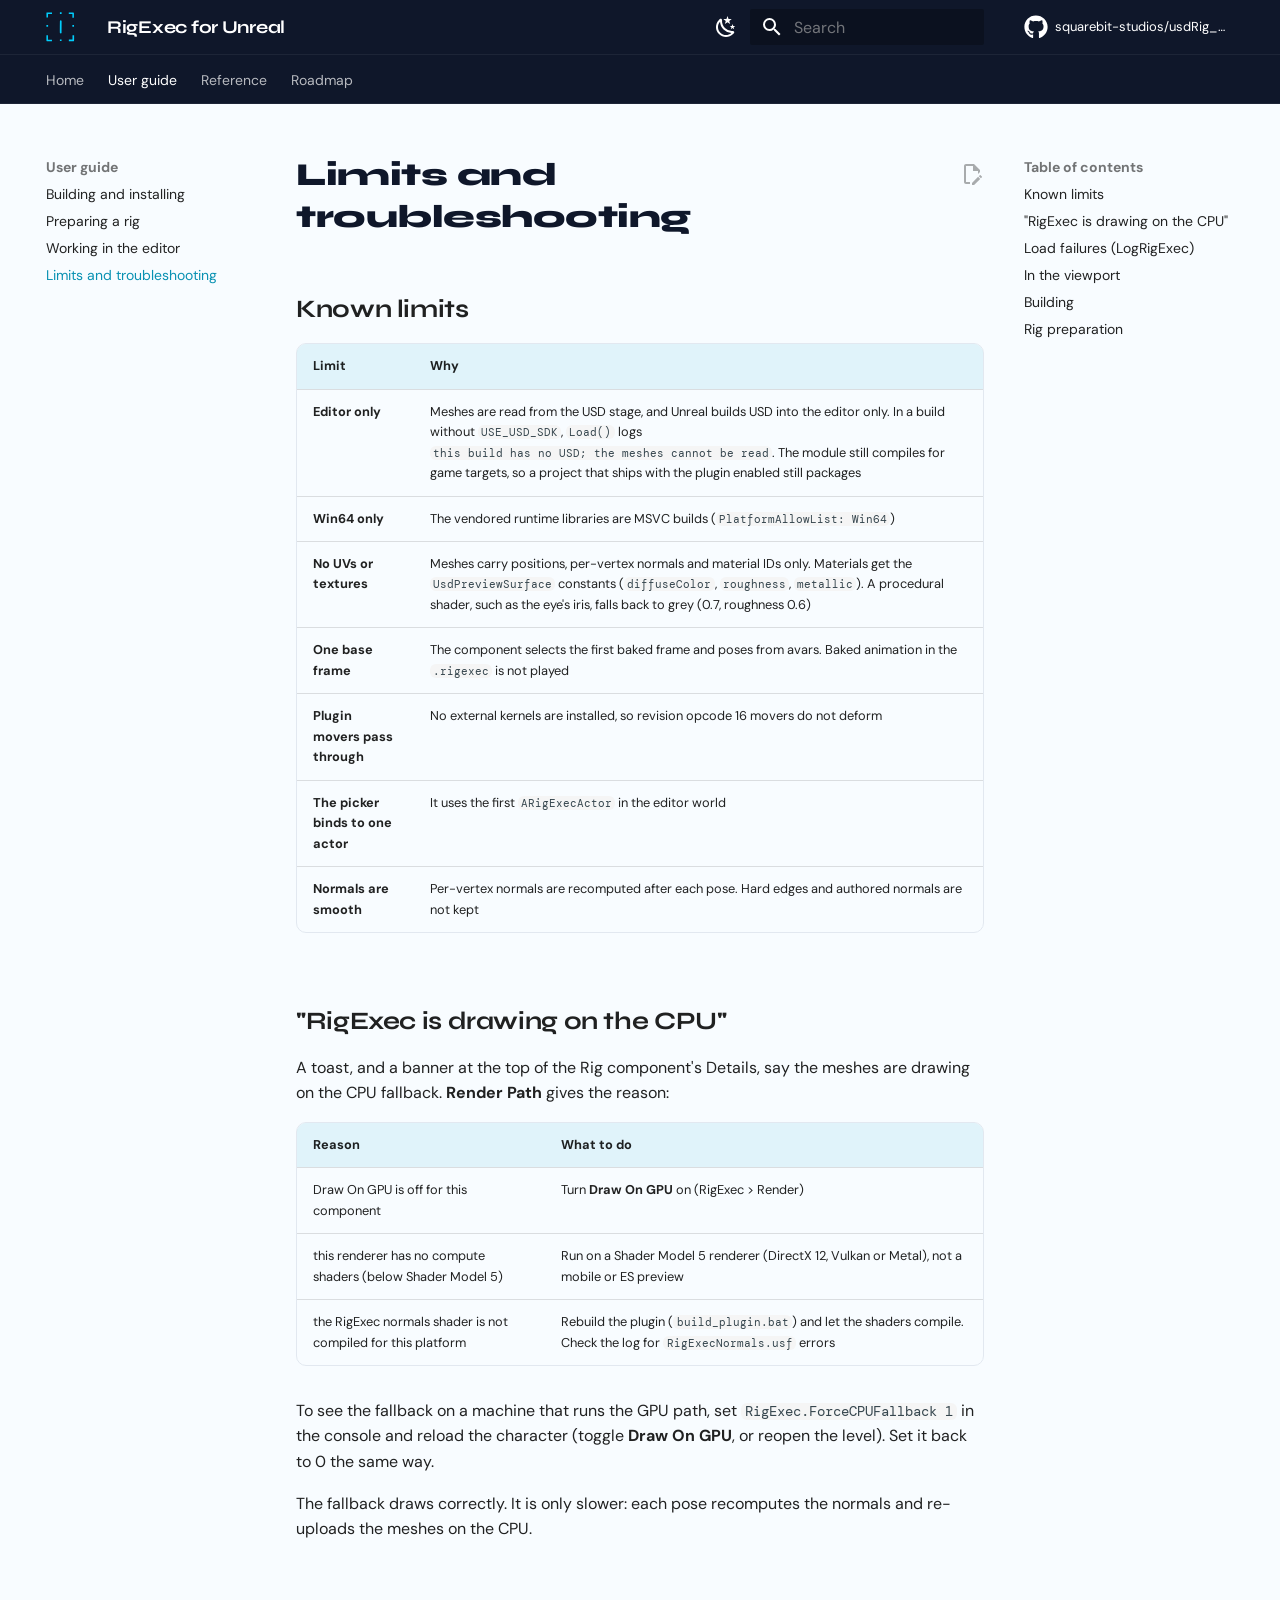
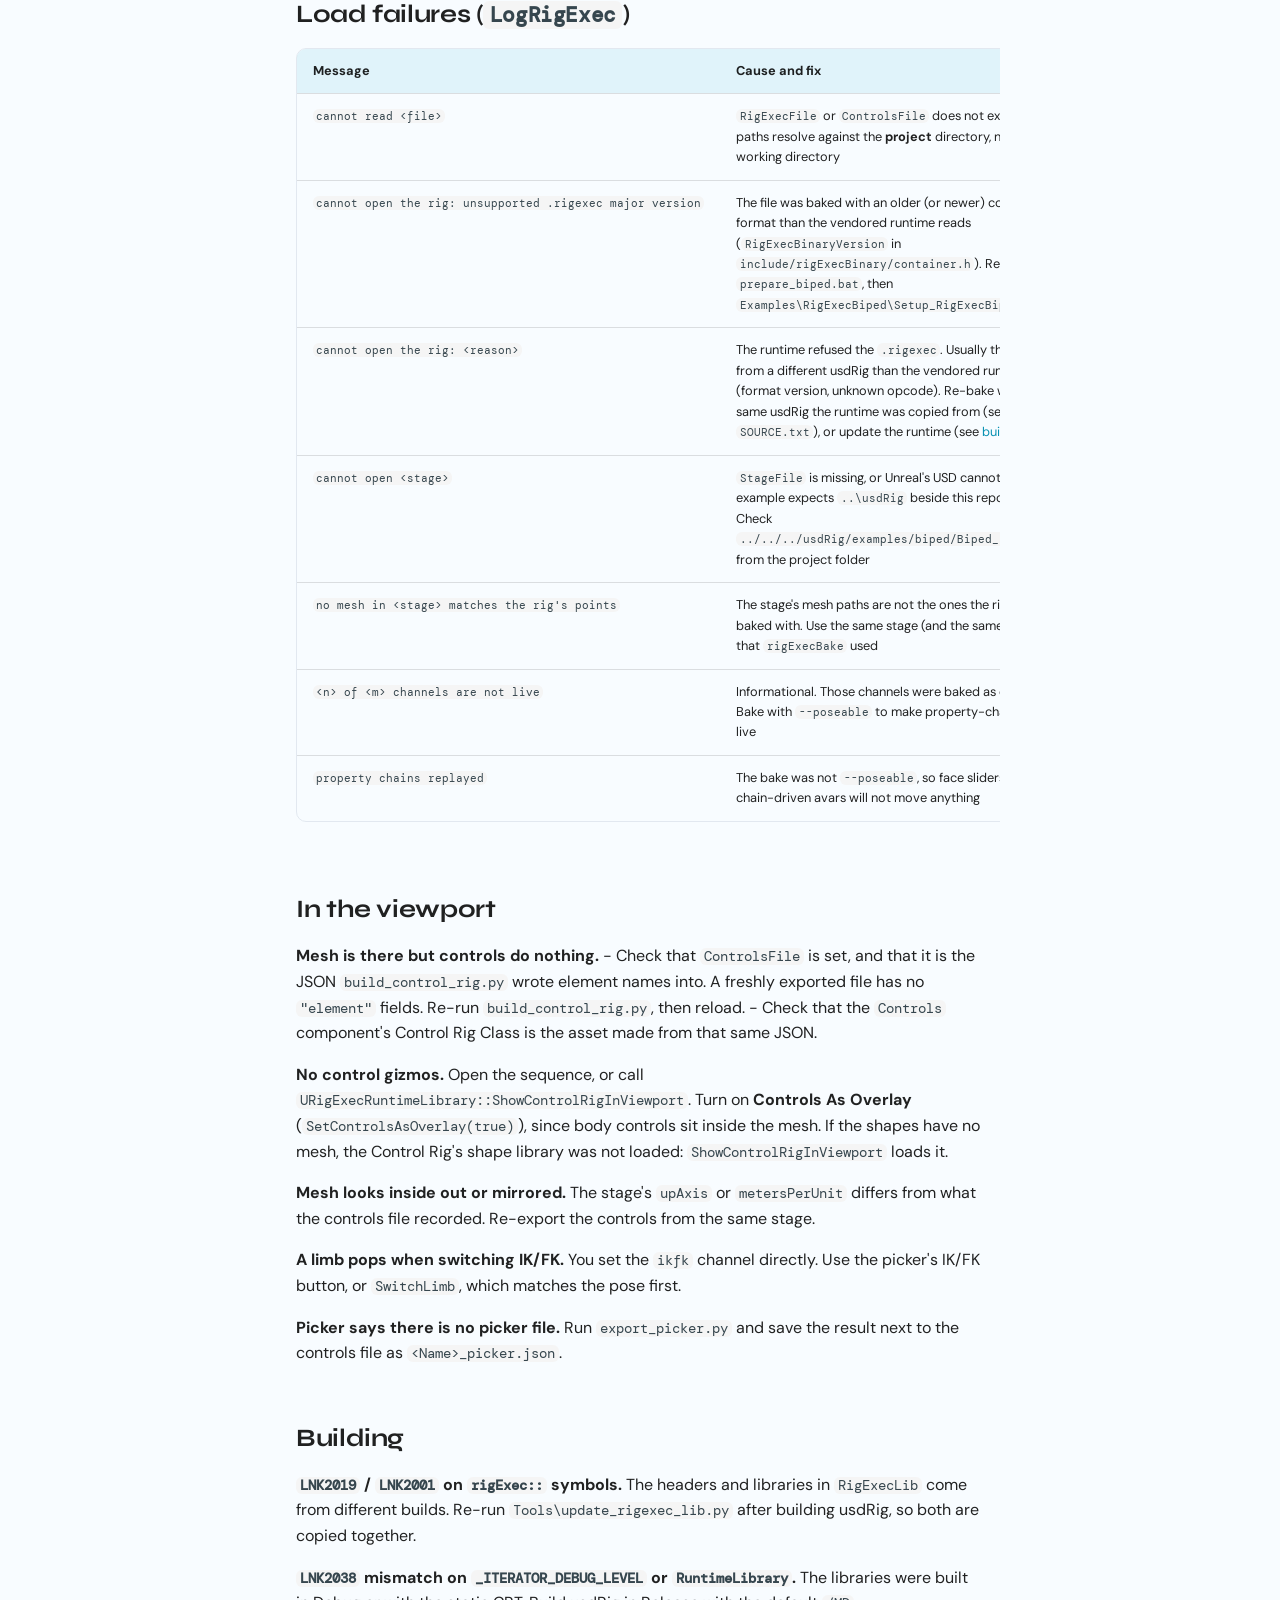
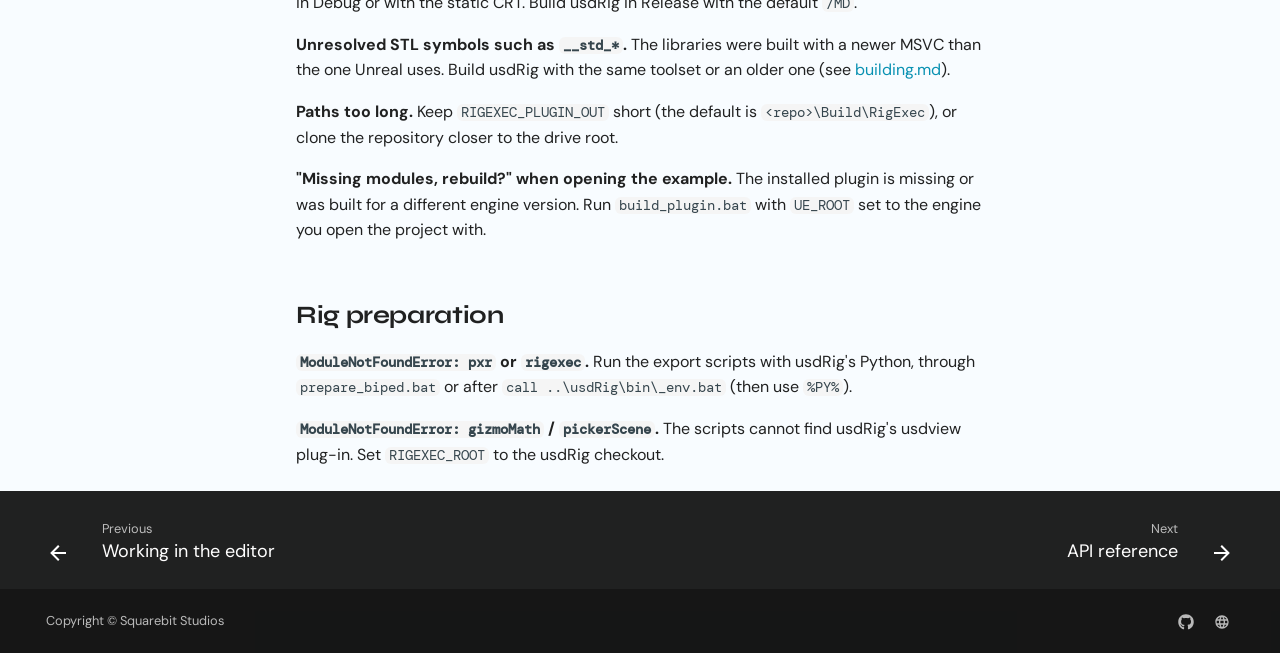
<file: troubleshooting/index.html>
<!doctype html>
<html lang="en" class="no-js">
  <head>
    
      <meta charset="utf-8">
      <meta name="viewport" content="width=device-width,initial-scale=1">
      
        <meta name="description" content="Pose and animate usdRig (RigExec) characters in Unreal Engine 5.8 with Control Rig and Sequencer">
      
      
      
        <link rel="canonical" href="https://squarebit-studios.github.io/usdRig_unreal/troubleshooting/">
      
      
        <link rel="prev" href="../editor-workflow/">
      
      
        <link rel="next" href="../api/">
      
      
        
      
      
      <link rel="icon" href="../assets/images/logo.svg">
      <meta name="generator" content="mkdocs-1.6.1, mkdocs-material-9.7.7">
    
    
      
        <title>Limits and troubleshooting - RigExec for Unreal</title>
      
    
    
      <link rel="stylesheet" href="../assets/stylesheets/main.ec1eaa64.min.css">
      
        
        <link rel="stylesheet" href="../assets/stylesheets/palette.ab4e12ef.min.css">
      
      


    
    
      
    
    
      
        
        
        <link rel="preconnect" href="https://fonts.gstatic.com" crossorigin>
        <link rel="stylesheet" href="https://fonts.googleapis.com/css?family=DM+Sans:300,300i,400,400i,700,700i%7CDM+Mono:400,400i,700,700i&display=fallback">
        <style>:root{--md-text-font:"DM Sans";--md-code-font:"DM Mono"}</style>
      
    
    
      <link rel="stylesheet" href="../assets/stylesheets/extra.css">
    
    <script>__md_scope=new URL("..",location),__md_hash=e=>[...e].reduce(((e,_)=>(e<<5)-e+_.charCodeAt(0)),0),__md_get=(e,_=localStorage,t=__md_scope)=>JSON.parse(_.getItem(t.pathname+"."+e)),__md_set=(e,_,t=localStorage,a=__md_scope)=>{try{t.setItem(a.pathname+"."+e,JSON.stringify(_))}catch(e){}}</script>
    
      

    
    
  </head>
  
  
    
    
      
    
    
    
    
    <body dir="ltr" data-md-color-scheme="slate" data-md-color-primary="custom" data-md-color-accent="custom">
  
    
    <input class="md-toggle" data-md-toggle="drawer" type="checkbox" id="__drawer" autocomplete="off">
    <input class="md-toggle" data-md-toggle="search" type="checkbox" id="__search" autocomplete="off">
    <label class="md-overlay" for="__drawer"></label>
    <div data-md-component="skip">
      
        
        <a href="#limits-and-troubleshooting" class="md-skip">
          Skip to content
        </a>
      
    </div>
    <div data-md-component="announce">
      
    </div>
    
    
      

<header class="md-header" data-md-component="header">
  <nav class="md-header__inner md-grid" aria-label="Header">
    <a href=".." title="RigExec for Unreal" class="md-header__button md-logo" aria-label="RigExec for Unreal" data-md-component="logo">
      
  <img src="../assets/images/logo.svg" alt="logo">

    </a>
    <label class="md-header__button md-icon" for="__drawer">
      
      <svg xmlns="http://www.w3.org/2000/svg" viewBox="0 0 24 24"><path d="M3 6h18v2H3zm0 5h18v2H3zm0 5h18v2H3z"/></svg>
    </label>
    <div class="md-header__title" data-md-component="header-title">
      <div class="md-header__ellipsis">
        <div class="md-header__topic">
          <span class="md-ellipsis">
            RigExec for Unreal
          </span>
        </div>
        <div class="md-header__topic" data-md-component="header-topic">
          <span class="md-ellipsis">
            
              Limits and troubleshooting
            
          </span>
        </div>
      </div>
    </div>
    
      
        <form class="md-header__option" data-md-component="palette">
  
    
    
    
    <input class="md-option" data-md-color-media="(prefers-color-scheme: dark)" data-md-color-scheme="slate" data-md-color-primary="custom" data-md-color-accent="custom"  aria-label="Switch to light mode"  type="radio" name="__palette" id="__palette_0">
    
      <label class="md-header__button md-icon" title="Switch to light mode" for="__palette_1" hidden>
        <svg xmlns="http://www.w3.org/2000/svg" viewBox="0 0 24 24"><path d="M12 7a5 5 0 0 1 5 5 5 5 0 0 1-5 5 5 5 0 0 1-5-5 5 5 0 0 1 5-5m0 2a3 3 0 0 0-3 3 3 3 0 0 0 3 3 3 3 0 0 0 3-3 3 3 0 0 0-3-3m0-7 2.39 3.42C13.65 5.15 12.84 5 12 5s-1.65.15-2.39.42zM3.34 7l4.16-.35A7.2 7.2 0 0 0 5.94 8.5c-.44.74-.69 1.5-.83 2.29zm.02 10 1.76-3.77a7.131 7.131 0 0 0 2.38 4.14zM20.65 7l-1.77 3.79a7.02 7.02 0 0 0-2.38-4.15zm-.01 10-4.14.36c.59-.51 1.12-1.14 1.54-1.86.42-.73.69-1.5.83-2.29zM12 22l-2.41-3.44c.74.27 1.55.44 2.41.44.82 0 1.63-.17 2.37-.44z"/></svg>
      </label>
    
  
    
    
    
    <input class="md-option" data-md-color-media="(prefers-color-scheme: light)" data-md-color-scheme="default" data-md-color-primary="custom" data-md-color-accent="custom"  aria-label="Switch to dark mode"  type="radio" name="__palette" id="__palette_1">
    
      <label class="md-header__button md-icon" title="Switch to dark mode" for="__palette_0" hidden>
        <svg xmlns="http://www.w3.org/2000/svg" viewBox="0 0 24 24"><path d="m17.75 4.09-2.53 1.94.91 3.06-2.63-1.81-2.63 1.81.91-3.06-2.53-1.94L12.44 4l1.06-3 1.06 3zm3.5 6.91-1.64 1.25.59 1.98-1.7-1.17-1.7 1.17.59-1.98L15.75 11l2.06-.05L18.5 9l.69 1.95zm-2.28 4.95c.83-.08 1.72 1.1 1.19 1.85-.32.45-.66.87-1.08 1.27C15.17 23 8.84 23 4.94 19.07c-3.91-3.9-3.91-10.24 0-14.14.4-.4.82-.76 1.27-1.08.75-.53 1.93.36 1.85 1.19-.27 2.86.69 5.83 2.89 8.02a9.96 9.96 0 0 0 8.02 2.89m-1.64 2.02a12.08 12.08 0 0 1-7.8-3.47c-2.17-2.19-3.33-5-3.49-7.82-2.81 3.14-2.7 7.96.31 10.98 3.02 3.01 7.84 3.12 10.98.31"/></svg>
      </label>
    
  
</form>
      
    
    
      <script>var palette=__md_get("__palette");if(palette&&palette.color){if("(prefers-color-scheme)"===palette.color.media){var media=matchMedia("(prefers-color-scheme: light)"),input=document.querySelector(media.matches?"[data-md-color-media='(prefers-color-scheme: light)']":"[data-md-color-media='(prefers-color-scheme: dark)']");palette.color.media=input.getAttribute("data-md-color-media"),palette.color.scheme=input.getAttribute("data-md-color-scheme"),palette.color.primary=input.getAttribute("data-md-color-primary"),palette.color.accent=input.getAttribute("data-md-color-accent")}for(var[key,value]of Object.entries(palette.color))document.body.setAttribute("data-md-color-"+key,value)}</script>
    
    
    
      
      
        <label class="md-header__button md-icon" for="__search">
          
          <svg xmlns="http://www.w3.org/2000/svg" viewBox="0 0 24 24"><path d="M9.5 3A6.5 6.5 0 0 1 16 9.5c0 1.61-.59 3.09-1.56 4.23l.27.27h.79l5 5-1.5 1.5-5-5v-.79l-.27-.27A6.52 6.52 0 0 1 9.5 16 6.5 6.5 0 0 1 3 9.5 6.5 6.5 0 0 1 9.5 3m0 2C7 5 5 7 5 9.5S7 14 9.5 14 14 12 14 9.5 12 5 9.5 5"/></svg>
        </label>
        <div class="md-search" data-md-component="search" role="dialog">
  <label class="md-search__overlay" for="__search"></label>
  <div class="md-search__inner" role="search">
    <form class="md-search__form" name="search">
      <input type="text" class="md-search__input" name="query" aria-label="Search" placeholder="Search" autocapitalize="off" autocorrect="off" autocomplete="off" spellcheck="false" data-md-component="search-query" required>
      <label class="md-search__icon md-icon" for="__search">
        
        <svg xmlns="http://www.w3.org/2000/svg" viewBox="0 0 24 24"><path d="M9.5 3A6.5 6.5 0 0 1 16 9.5c0 1.61-.59 3.09-1.56 4.23l.27.27h.79l5 5-1.5 1.5-5-5v-.79l-.27-.27A6.52 6.52 0 0 1 9.5 16 6.5 6.5 0 0 1 3 9.5 6.5 6.5 0 0 1 9.5 3m0 2C7 5 5 7 5 9.5S7 14 9.5 14 14 12 14 9.5 12 5 9.5 5"/></svg>
        
        <svg xmlns="http://www.w3.org/2000/svg" viewBox="0 0 24 24"><path d="M20 11v2H8l5.5 5.5-1.42 1.42L4.16 12l7.92-7.92L13.5 5.5 8 11z"/></svg>
      </label>
      <nav class="md-search__options" aria-label="Search">
        
        <button type="reset" class="md-search__icon md-icon" title="Clear" aria-label="Clear" tabindex="-1">
          
          <svg xmlns="http://www.w3.org/2000/svg" viewBox="0 0 24 24"><path d="M19 6.41 17.59 5 12 10.59 6.41 5 5 6.41 10.59 12 5 17.59 6.41 19 12 13.41 17.59 19 19 17.59 13.41 12z"/></svg>
        </button>
      </nav>
      
        <div class="md-search__suggest" data-md-component="search-suggest"></div>
      
    </form>
    <div class="md-search__output">
      <div class="md-search__scrollwrap" tabindex="0" data-md-scrollfix>
        <div class="md-search-result" data-md-component="search-result">
          <div class="md-search-result__meta">
            Initializing search
          </div>
          <ol class="md-search-result__list" role="presentation"></ol>
        </div>
      </div>
    </div>
  </div>
</div>
      
    
    
      <div class="md-header__source">
        <a href="https://github.com/squarebit-studios/usdRig_unreal" title="Go to repository" class="md-source" data-md-component="source">
  <div class="md-source__icon md-icon">
    
    <svg xmlns="http://www.w3.org/2000/svg" viewBox="0 0 512 512"><!--! Font Awesome Free 7.1.0 by @fontawesome - https://fontawesome.com License - https://fontawesome.com/license/free (Icons: CC BY 4.0, Fonts: SIL OFL 1.1, Code: MIT License) Copyright 2025 Fonticons, Inc.--><path d="M173.9 397.4c0 2-2.3 3.6-5.2 3.6-3.3.3-5.6-1.3-5.6-3.6 0-2 2.3-3.6 5.2-3.6 3-.3 5.6 1.3 5.6 3.6m-31.1-4.5c-.7 2 1.3 4.3 4.3 4.9 2.6 1 5.6 0 6.2-2s-1.3-4.3-4.3-5.2c-2.6-.7-5.5.3-6.2 2.3m44.2-1.7c-2.9.7-4.9 2.6-4.6 4.9.3 2 2.9 3.3 5.9 2.6 2.9-.7 4.9-2.6 4.6-4.6-.3-1.9-3-3.2-5.9-2.9M252.8 8C114.1 8 8 113.3 8 252c0 110.9 69.8 205.8 169.5 239.2 12.8 2.3 17.3-5.6 17.3-12.1 0-6.2-.3-40.4-.3-61.4 0 0-70 15-84.7-29.8 0 0-11.4-29.1-27.8-36.6 0 0-22.9-15.7 1.6-15.4 0 0 24.9 2 38.6 25.8 21.9 38.6 58.6 27.5 72.9 20.9 2.3-16 8.8-27.1 16-33.7-55.9-6.2-112.3-14.3-112.3-110.5 0-27.5 7.6-41.3 23.6-58.9-2.6-6.5-11.1-33.3 2.6-67.9 20.9-6.5 69 27 69 27 20-5.6 41.5-8.5 62.8-8.5s42.8 2.9 62.8 8.5c0 0 48.1-33.6 69-27 13.7 34.7 5.2 61.4 2.6 67.9 16 17.7 25.8 31.5 25.8 58.9 0 96.5-58.9 104.2-114.8 110.5 9.2 7.9 17 22.9 17 46.4 0 33.7-.3 75.4-.3 83.6 0 6.5 4.6 14.4 17.3 12.1C436.2 457.8 504 362.9 504 252 504 113.3 391.5 8 252.8 8M105.2 352.9c-1.3 1-1 3.3.7 5.2 1.6 1.6 3.9 2.3 5.2 1 1.3-1 1-3.3-.7-5.2-1.6-1.6-3.9-2.3-5.2-1m-10.8-8.1c-.7 1.3.3 2.9 2.3 3.9 1.6 1 3.6.7 4.3-.7.7-1.3-.3-2.9-2.3-3.9-2-.6-3.6-.3-4.3.7m32.4 35.6c-1.6 1.3-1 4.3 1.3 6.2 2.3 2.3 5.2 2.6 6.5 1 1.3-1.3.7-4.3-1.3-6.2-2.2-2.3-5.2-2.6-6.5-1m-11.4-14.7c-1.6 1-1.6 3.6 0 5.9s4.3 3.3 5.6 2.3c1.6-1.3 1.6-3.9 0-6.2-1.4-2.3-4-3.3-5.6-2"/></svg>
  </div>
  <div class="md-source__repository">
    squarebit-studios/usdRig_unreal
  </div>
</a>
      </div>
    
  </nav>
  
</header>
    
    <div class="md-container" data-md-component="container">
      
      
        
          
            
<nav class="md-tabs" aria-label="Tabs" data-md-component="tabs">
  <div class="md-grid">
    <ul class="md-tabs__list">
      
        
  
  
  
  
    <li class="md-tabs__item">
      <a href=".." class="md-tabs__link">
        
  
  
    
  
  Home

      </a>
    </li>
  

      
        
  
  
  
    
  
  
    
    
      <li class="md-tabs__item md-tabs__item--active">
        <a href="../building/" class="md-tabs__link">
          
  
  
  User guide

        </a>
      </li>
    
  

      
        
  
  
  
  
    
    
      <li class="md-tabs__item">
        <a href="../api/" class="md-tabs__link">
          
  
  
  Reference

        </a>
      </li>
    
  

      
        
  
  
  
  
    
    
      <li class="md-tabs__item">
        <a href="../plans/touchpose-remaining/" class="md-tabs__link">
          
  
  
  Roadmap

        </a>
      </li>
    
  

      
    </ul>
  </div>
</nav>
          
        
      
      <main class="md-main" data-md-component="main">
        <div class="md-main__inner md-grid">
          
            
              
              <div class="md-sidebar md-sidebar--primary" data-md-component="sidebar" data-md-type="navigation" >
                <div class="md-sidebar__scrollwrap">
                  <div class="md-sidebar__inner">
                    


  


<nav class="md-nav md-nav--primary md-nav--lifted" aria-label="Navigation" data-md-level="0">
  <label class="md-nav__title" for="__drawer">
    <a href=".." title="RigExec for Unreal" class="md-nav__button md-logo" aria-label="RigExec for Unreal" data-md-component="logo">
      
  <img src="../assets/images/logo.svg" alt="logo">

    </a>
    RigExec for Unreal
  </label>
  
    <div class="md-nav__source">
      <a href="https://github.com/squarebit-studios/usdRig_unreal" title="Go to repository" class="md-source" data-md-component="source">
  <div class="md-source__icon md-icon">
    
    <svg xmlns="http://www.w3.org/2000/svg" viewBox="0 0 512 512"><!--! Font Awesome Free 7.1.0 by @fontawesome - https://fontawesome.com License - https://fontawesome.com/license/free (Icons: CC BY 4.0, Fonts: SIL OFL 1.1, Code: MIT License) Copyright 2025 Fonticons, Inc.--><path d="M173.9 397.4c0 2-2.3 3.6-5.2 3.6-3.3.3-5.6-1.3-5.6-3.6 0-2 2.3-3.6 5.2-3.6 3-.3 5.6 1.3 5.6 3.6m-31.1-4.5c-.7 2 1.3 4.3 4.3 4.9 2.6 1 5.6 0 6.2-2s-1.3-4.3-4.3-5.2c-2.6-.7-5.5.3-6.2 2.3m44.2-1.7c-2.9.7-4.9 2.6-4.6 4.9.3 2 2.9 3.3 5.9 2.6 2.9-.7 4.9-2.6 4.6-4.6-.3-1.9-3-3.2-5.9-2.9M252.8 8C114.1 8 8 113.3 8 252c0 110.9 69.8 205.8 169.5 239.2 12.8 2.3 17.3-5.6 17.3-12.1 0-6.2-.3-40.4-.3-61.4 0 0-70 15-84.7-29.8 0 0-11.4-29.1-27.8-36.6 0 0-22.9-15.7 1.6-15.4 0 0 24.9 2 38.6 25.8 21.9 38.6 58.6 27.5 72.9 20.9 2.3-16 8.8-27.1 16-33.7-55.9-6.2-112.3-14.3-112.3-110.5 0-27.5 7.6-41.3 23.6-58.9-2.6-6.5-11.1-33.3 2.6-67.9 20.9-6.5 69 27 69 27 20-5.6 41.5-8.5 62.8-8.5s42.8 2.9 62.8 8.5c0 0 48.1-33.6 69-27 13.7 34.7 5.2 61.4 2.6 67.9 16 17.7 25.8 31.5 25.8 58.9 0 96.5-58.9 104.2-114.8 110.5 9.2 7.9 17 22.9 17 46.4 0 33.7-.3 75.4-.3 83.6 0 6.5 4.6 14.4 17.3 12.1C436.2 457.8 504 362.9 504 252 504 113.3 391.5 8 252.8 8M105.2 352.9c-1.3 1-1 3.3.7 5.2 1.6 1.6 3.9 2.3 5.2 1 1.3-1 1-3.3-.7-5.2-1.6-1.6-3.9-2.3-5.2-1m-10.8-8.1c-.7 1.3.3 2.9 2.3 3.9 1.6 1 3.6.7 4.3-.7.7-1.3-.3-2.9-2.3-3.9-2-.6-3.6-.3-4.3.7m32.4 35.6c-1.6 1.3-1 4.3 1.3 6.2 2.3 2.3 5.2 2.6 6.5 1 1.3-1.3.7-4.3-1.3-6.2-2.2-2.3-5.2-2.6-6.5-1m-11.4-14.7c-1.6 1-1.6 3.6 0 5.9s4.3 3.3 5.6 2.3c1.6-1.3 1.6-3.9 0-6.2-1.4-2.3-4-3.3-5.6-2"/></svg>
  </div>
  <div class="md-source__repository">
    squarebit-studios/usdRig_unreal
  </div>
</a>
    </div>
  
  <ul class="md-nav__list" data-md-scrollfix>
    
      
      
  
  
  
  
    <li class="md-nav__item">
      <a href=".." class="md-nav__link">
        
  
  
  <span class="md-ellipsis">
    
  
    Home
  

    
  </span>
  
  

      </a>
    </li>
  

    
      
      
  
  
    
  
  
  
    
    
    
    
      
        
        
      
      
        
      
    
    
    <li class="md-nav__item md-nav__item--active md-nav__item--section md-nav__item--nested">
      
        
        
        <input class="md-nav__toggle md-toggle " type="checkbox" id="__nav_2" checked>
        
          
          <label class="md-nav__link" for="__nav_2" id="__nav_2_label" tabindex="">
            
  
  
  <span class="md-ellipsis">
    
  
    User guide
  

    
  </span>
  
  

            <span class="md-nav__icon md-icon"></span>
          </label>
        
        <nav class="md-nav" data-md-level="1" aria-labelledby="__nav_2_label" aria-expanded="true">
          <label class="md-nav__title" for="__nav_2">
            <span class="md-nav__icon md-icon"></span>
            
  
    User guide
  

          </label>
          <ul class="md-nav__list" data-md-scrollfix>
            
              
                
  
  
  
  
    <li class="md-nav__item">
      <a href="../building/" class="md-nav__link">
        
  
  
  <span class="md-ellipsis">
    
  
    Building and installing
  

    
  </span>
  
  

      </a>
    </li>
  

              
            
              
                
  
  
  
  
    <li class="md-nav__item">
      <a href="../rig-preparation/" class="md-nav__link">
        
  
  
  <span class="md-ellipsis">
    
  
    Preparing a rig
  

    
  </span>
  
  

      </a>
    </li>
  

              
            
              
                
  
  
  
  
    <li class="md-nav__item">
      <a href="../editor-workflow/" class="md-nav__link">
        
  
  
  <span class="md-ellipsis">
    
  
    Working in the editor
  

    
  </span>
  
  

      </a>
    </li>
  

              
            
              
                
  
  
    
  
  
  
    <li class="md-nav__item md-nav__item--active">
      
      <input class="md-nav__toggle md-toggle" type="checkbox" id="__toc">
      
      
        
      
      
        <label class="md-nav__link md-nav__link--active" for="__toc">
          
  
  
  <span class="md-ellipsis">
    
  
    Limits and troubleshooting
  

    
  </span>
  
  

          <span class="md-nav__icon md-icon"></span>
        </label>
      
      <a href="./" class="md-nav__link md-nav__link--active">
        
  
  
  <span class="md-ellipsis">
    
  
    Limits and troubleshooting
  

    
  </span>
  
  

      </a>
      
        

<nav class="md-nav md-nav--secondary" aria-label="Table of contents">
  
  
  
    
  
  
    <label class="md-nav__title" for="__toc">
      <span class="md-nav__icon md-icon"></span>
      Table of contents
    </label>
    <ul class="md-nav__list" data-md-component="toc" data-md-scrollfix>
      
        <li class="md-nav__item">
  <a href="#known-limits" class="md-nav__link">
    <span class="md-ellipsis">
      
        Known limits
      
    </span>
  </a>
  
</li>
      
        <li class="md-nav__item">
  <a href="#rigexec-is-drawing-on-the-cpu" class="md-nav__link">
    <span class="md-ellipsis">
      
        "RigExec is drawing on the CPU"
      
    </span>
  </a>
  
</li>
      
        <li class="md-nav__item">
  <a href="#load-failures-logrigexec" class="md-nav__link">
    <span class="md-ellipsis">
      
        Load failures (LogRigExec)
      
    </span>
  </a>
  
</li>
      
        <li class="md-nav__item">
  <a href="#in-the-viewport" class="md-nav__link">
    <span class="md-ellipsis">
      
        In the viewport
      
    </span>
  </a>
  
</li>
      
        <li class="md-nav__item">
  <a href="#building" class="md-nav__link">
    <span class="md-ellipsis">
      
        Building
      
    </span>
  </a>
  
</li>
      
        <li class="md-nav__item">
  <a href="#rig-preparation" class="md-nav__link">
    <span class="md-ellipsis">
      
        Rig preparation
      
    </span>
  </a>
  
</li>
      
    </ul>
  
</nav>
      
    </li>
  

              
            
          </ul>
        </nav>
      
    </li>
  

    
      
      
  
  
  
  
    
    
    
    
      
      
        
      
    
    
    <li class="md-nav__item md-nav__item--nested">
      
        
        
          
        
        <input class="md-nav__toggle md-toggle md-toggle--indeterminate" type="checkbox" id="__nav_3" >
        
          
          <label class="md-nav__link" for="__nav_3" id="__nav_3_label" tabindex="0">
            
  
  
  <span class="md-ellipsis">
    
  
    Reference
  

    
  </span>
  
  

            <span class="md-nav__icon md-icon"></span>
          </label>
        
        <nav class="md-nav" data-md-level="1" aria-labelledby="__nav_3_label" aria-expanded="false">
          <label class="md-nav__title" for="__nav_3">
            <span class="md-nav__icon md-icon"></span>
            
  
    Reference
  

          </label>
          <ul class="md-nav__list" data-md-scrollfix>
            
              
                
  
  
  
  
    <li class="md-nav__item">
      <a href="../api/" class="md-nav__link">
        
  
  
  <span class="md-ellipsis">
    
  
    API reference
  

    
  </span>
  
  

      </a>
    </li>
  

              
            
              
                
  
  
  
  
    <li class="md-nav__item">
      <a href="../architecture/" class="md-nav__link">
        
  
  
  <span class="md-ellipsis">
    
  
    Architecture
  

    
  </span>
  
  

      </a>
    </li>
  

              
            
          </ul>
        </nav>
      
    </li>
  

    
      
      
  
  
  
  
    
    
    
    
      
      
        
      
    
    
    <li class="md-nav__item md-nav__item--nested">
      
        
        
          
        
        <input class="md-nav__toggle md-toggle md-toggle--indeterminate" type="checkbox" id="__nav_4" >
        
          
          <label class="md-nav__link" for="__nav_4" id="__nav_4_label" tabindex="0">
            
  
  
  <span class="md-ellipsis">
    
  
    Roadmap
  

    
  </span>
  
  

            <span class="md-nav__icon md-icon"></span>
          </label>
        
        <nav class="md-nav" data-md-level="1" aria-labelledby="__nav_4_label" aria-expanded="false">
          <label class="md-nav__title" for="__nav_4">
            <span class="md-nav__icon md-icon"></span>
            
  
    Roadmap
  

          </label>
          <ul class="md-nav__list" data-md-scrollfix>
            
              
                
  
  
  
  
    <li class="md-nav__item">
      <a href="../plans/touchpose-remaining/" class="md-nav__link">
        
  
  
  <span class="md-ellipsis">
    
  
    Touch Pose: remaining work
  

    
  </span>
  
  

      </a>
    </li>
  

              
            
          </ul>
        </nav>
      
    </li>
  

    
  </ul>
</nav>
                  </div>
                </div>
              </div>
            
            
              
              <div class="md-sidebar md-sidebar--secondary" data-md-component="sidebar" data-md-type="toc" >
                <div class="md-sidebar__scrollwrap">
                  <div class="md-sidebar__inner">
                    

<nav class="md-nav md-nav--secondary" aria-label="Table of contents">
  
  
  
    
  
  
    <label class="md-nav__title" for="__toc">
      <span class="md-nav__icon md-icon"></span>
      Table of contents
    </label>
    <ul class="md-nav__list" data-md-component="toc" data-md-scrollfix>
      
        <li class="md-nav__item">
  <a href="#known-limits" class="md-nav__link">
    <span class="md-ellipsis">
      
        Known limits
      
    </span>
  </a>
  
</li>
      
        <li class="md-nav__item">
  <a href="#rigexec-is-drawing-on-the-cpu" class="md-nav__link">
    <span class="md-ellipsis">
      
        "RigExec is drawing on the CPU"
      
    </span>
  </a>
  
</li>
      
        <li class="md-nav__item">
  <a href="#load-failures-logrigexec" class="md-nav__link">
    <span class="md-ellipsis">
      
        Load failures (LogRigExec)
      
    </span>
  </a>
  
</li>
      
        <li class="md-nav__item">
  <a href="#in-the-viewport" class="md-nav__link">
    <span class="md-ellipsis">
      
        In the viewport
      
    </span>
  </a>
  
</li>
      
        <li class="md-nav__item">
  <a href="#building" class="md-nav__link">
    <span class="md-ellipsis">
      
        Building
      
    </span>
  </a>
  
</li>
      
        <li class="md-nav__item">
  <a href="#rig-preparation" class="md-nav__link">
    <span class="md-ellipsis">
      
        Rig preparation
      
    </span>
  </a>
  
</li>
      
    </ul>
  
</nav>
                  </div>
                </div>
              </div>
            
          
          
            <div class="md-content" data-md-component="content">
              
              <article class="md-content__inner md-typeset">
                
                  


  
    <a href="https://github.com/squarebit-studios/usdRig_unreal/edit/main/docs/troubleshooting.md" title="Edit this page" class="md-content__button md-icon" rel="edit">
      
      <svg xmlns="http://www.w3.org/2000/svg" viewBox="0 0 24 24"><path d="M10 20H6V4h7v5h5v3.1l2-2V8l-6-6H6c-1.1 0-2 .9-2 2v16c0 1.1.9 2 2 2h4zm10.2-7c.1 0 .3.1.4.2l1.3 1.3c.2.2.2.6 0 .8l-1 1-2.1-2.1 1-1c.1-.1.2-.2.4-.2m0 3.9L14.1 23H12v-2.1l6.1-6.1z"/></svg>
    </a>
  
  


<h1 id="limits-and-troubleshooting">Limits and troubleshooting<a class="headerlink" href="#limits-and-troubleshooting" title="Permanent link">&para;</a></h1>
<h2 id="known-limits">Known limits<a class="headerlink" href="#known-limits" title="Permanent link">&para;</a></h2>
<table>
<thead>
<tr>
<th>Limit</th>
<th>Why</th>
</tr>
</thead>
<tbody>
<tr>
<td><strong>Editor only</strong></td>
<td>Meshes are read from the USD stage, and Unreal builds USD into the editor only. In a build without <code>USE_USD_SDK</code>, <code>Load()</code> logs <code>this build has no USD; the meshes cannot be read</code>. The module still compiles for game targets, so a project that ships with the plugin enabled still packages</td>
</tr>
<tr>
<td><strong>Win64 only</strong></td>
<td>The vendored runtime libraries are MSVC builds (<code>PlatformAllowList: Win64</code>)</td>
</tr>
<tr>
<td><strong>No UVs or textures</strong></td>
<td>Meshes carry positions, per-vertex normals and material IDs only. Materials get the <code>UsdPreviewSurface</code> constants (<code>diffuseColor</code>, <code>roughness</code>, <code>metallic</code>). A procedural shader, such as the eye's iris, falls back to grey (0.7, roughness 0.6)</td>
</tr>
<tr>
<td><strong>One base frame</strong></td>
<td>The component selects the first baked frame and poses from avars. Baked animation in the <code>.rigexec</code> is not played</td>
</tr>
<tr>
<td><strong>Plugin movers pass through</strong></td>
<td>No external kernels are installed, so revision opcode 16 movers do not deform</td>
</tr>
<tr>
<td><strong>The picker binds to one actor</strong></td>
<td>It uses the first <code>ARigExecActor</code> in the editor world</td>
</tr>
<tr>
<td><strong>Normals are smooth</strong></td>
<td>Per-vertex normals are recomputed after each pose. Hard edges and authored normals are not kept</td>
</tr>
</tbody>
</table>
<h2 id="rigexec-is-drawing-on-the-cpu">"RigExec is drawing on the CPU"<a class="headerlink" href="#rigexec-is-drawing-on-the-cpu" title="Permanent link">&para;</a></h2>
<p>A toast, and a banner at the top of the Rig component's Details, say the meshes are drawing on the CPU
fallback. <strong>Render Path</strong> gives the reason:</p>
<table>
<thead>
<tr>
<th>Reason</th>
<th>What to do</th>
</tr>
</thead>
<tbody>
<tr>
<td>Draw On GPU is off for this component</td>
<td>Turn <strong>Draw On GPU</strong> on (RigExec &gt; Render)</td>
</tr>
<tr>
<td>this renderer has no compute shaders (below Shader Model 5)</td>
<td>Run on a Shader Model 5 renderer (DirectX 12, Vulkan or Metal), not a mobile or ES preview</td>
</tr>
<tr>
<td>the RigExec normals shader is not compiled for this platform</td>
<td>Rebuild the plugin (<code>build_plugin.bat</code>) and let the shaders compile. Check the log for <code>RigExecNormals.usf</code> errors</td>
</tr>
</tbody>
</table>
<p>To see the fallback on a machine that runs the GPU path, set <code>RigExec.ForceCPUFallback 1</code> in the console and
reload the character (toggle <strong>Draw On GPU</strong>, or reopen the level). Set it back to 0 the same way.</p>
<p>The fallback draws correctly. It is only slower: each pose recomputes the normals and re-uploads the meshes on
the CPU.</p>
<h2 id="load-failures-logrigexec">Load failures (<code>LogRigExec</code>)<a class="headerlink" href="#load-failures-logrigexec" title="Permanent link">&para;</a></h2>
<table>
<thead>
<tr>
<th>Message</th>
<th>Cause and fix</th>
</tr>
</thead>
<tbody>
<tr>
<td><code>cannot read &lt;file&gt;</code></td>
<td><code>RigExecFile</code> or <code>ControlsFile</code> does not exist. Relative paths resolve against the <strong>project</strong> directory, not the working directory</td>
</tr>
<tr>
<td><code>cannot open the rig: unsupported .rigexec major version</code></td>
<td>The file was baked with an older (or newer) container format than the vendored runtime reads (<code>RigExecBinaryVersion</code> in <code>include/rigExecBinary/container.h</code>). Re-bake: <code>prepare_biped.bat</code>, then <code>Examples\RigExecBiped\Setup_RigExecBiped.bat</code></td>
</tr>
<tr>
<td><code>cannot open the rig: &lt;reason&gt;</code></td>
<td>The runtime refused the <code>.rigexec</code>. Usually the bake is from a different usdRig than the vendored runtime (format version, unknown opcode). Re-bake with the same usdRig the runtime was copied from (see <code>SOURCE.txt</code>), or update the runtime (see <a href="../building/#updating-it">building.md</a>)</td>
</tr>
<tr>
<td><code>cannot open &lt;stage&gt;</code></td>
<td><code>StageFile</code> is missing, or Unreal's USD cannot read it. The example expects <code>..\usdRig</code> beside this repository. Check <code>../../../usdRig/examples/biped/Biped_stack.usda</code> from the project folder</td>
</tr>
<tr>
<td><code>no mesh in &lt;stage&gt; matches the rig's points</code></td>
<td>The stage's mesh paths are not the ones the rig was baked with. Use the same stage (and the same <code>--rig</code>) that <code>rigExecBake</code> used</td>
</tr>
<tr>
<td><code>&lt;n&gt; of &lt;m&gt; channels are not live</code></td>
<td>Informational. Those channels were baked as constants. Bake with <code>--poseable</code> to make property-chain inputs live</td>
</tr>
<tr>
<td><code>property chains replayed</code></td>
<td>The bake was not <code>--poseable</code>, so face sliders and other chain-driven avars will not move anything</td>
</tr>
</tbody>
</table>
<h2 id="in-the-viewport">In the viewport<a class="headerlink" href="#in-the-viewport" title="Permanent link">&para;</a></h2>
<p><strong>Mesh is there but controls do nothing.</strong>
- Check that <code>ControlsFile</code> is set, and that it is the JSON
  <code>build_control_rig.py</code> wrote element names into. A freshly exported file
  has no <code>"element"</code> fields. Re-run <code>build_control_rig.py</code>, then reload.
- Check that the <code>Controls</code> component's Control Rig Class is the asset made
  from that same JSON.</p>
<p><strong>No control gizmos.</strong> Open the sequence, or call
<code>URigExecRuntimeLibrary::ShowControlRigInViewport</code>. Turn on <strong>Controls As
Overlay</strong> (<code>SetControlsAsOverlay(true)</code>), since body controls sit inside the
mesh. If the shapes have no mesh, the Control Rig's shape library was not
loaded: <code>ShowControlRigInViewport</code> loads it.</p>
<p><strong>Mesh looks inside out or mirrored.</strong> The stage's <code>upAxis</code> or
<code>metersPerUnit</code> differs from what the controls file recorded. Re-export the
controls from the same stage.</p>
<p><strong>A limb pops when switching IK/FK.</strong> You set the <code>ikfk</code> channel directly.
Use the picker's IK/FK button, or <code>SwitchLimb</code>, which matches the pose
first.</p>
<p><strong>Picker says there is no picker file.</strong> Run <code>export_picker.py</code> and save the
result next to the controls file as <code>&lt;Name&gt;_picker.json</code>.</p>
<h2 id="building">Building<a class="headerlink" href="#building" title="Permanent link">&para;</a></h2>
<p><strong><code>LNK2019</code> / <code>LNK2001</code> on <code>rigExec::</code> symbols.</strong> The headers and libraries
in <code>RigExecLib</code> come from different builds. Re-run
<code>Tools\update_rigexec_lib.py</code> after building usdRig, so both are copied
together.</p>
<p><strong><code>LNK2038</code> mismatch on <code>_ITERATOR_DEBUG_LEVEL</code> or <code>RuntimeLibrary</code>.</strong> The
libraries were built in Debug or with the static CRT. Build usdRig in
Release with the default <code>/MD</code>.</p>
<p><strong>Unresolved STL symbols such as <code>__std_*</code>.</strong> The libraries were built with
a newer MSVC than the one Unreal uses. Build usdRig with the same toolset or
an older one (see <a href="../building/#toolchain-compatibility">building.md</a>).</p>
<p><strong>Paths too long.</strong> Keep <code>RIGEXEC_PLUGIN_OUT</code> short (the default is
<code>&lt;repo&gt;\Build\RigExec</code>), or clone the repository closer to the drive root.</p>
<p><strong>"Missing modules, rebuild?" when opening the example.</strong> The installed
plugin is missing or was built for a different engine version. Run
<code>build_plugin.bat</code> with <code>UE_ROOT</code> set to the engine you open the project
with.</p>
<h2 id="rig-preparation">Rig preparation<a class="headerlink" href="#rig-preparation" title="Permanent link">&para;</a></h2>
<p><strong><code>ModuleNotFoundError: pxr</code> or <code>rigexec</code>.</strong> Run the export scripts with
usdRig's Python, through <code>prepare_biped.bat</code> or after
<code>call ..\usdRig\bin\_env.bat</code> (then use <code>%PY%</code>).</p>
<p><strong><code>ModuleNotFoundError: gizmoMath</code> / <code>pickerScene</code>.</strong> The scripts cannot
find usdRig's usdview plug-in. Set <code>RIGEXEC_ROOT</code> to the usdRig checkout.</p>












                
              </article>
            </div>
          
          
<script>var target=document.getElementById(location.hash.slice(1));target&&target.name&&(target.checked=target.name.startsWith("__tabbed_"))</script>
        </div>
        
          <button type="button" class="md-top md-icon" data-md-component="top" hidden>
  
  <svg xmlns="http://www.w3.org/2000/svg" viewBox="0 0 24 24"><path d="M13 20h-2V8l-5.5 5.5-1.42-1.42L12 4.16l7.92 7.92-1.42 1.42L13 8z"/></svg>
  Back to top
</button>
        
      </main>
      
        <footer class="md-footer">
  
    
      
      <nav class="md-footer__inner md-grid" aria-label="Footer" >
        
          
          <a href="../editor-workflow/" class="md-footer__link md-footer__link--prev" aria-label="Previous: Working in the editor">
            <div class="md-footer__button md-icon">
              
              <svg xmlns="http://www.w3.org/2000/svg" viewBox="0 0 24 24"><path d="M20 11v2H8l5.5 5.5-1.42 1.42L4.16 12l7.92-7.92L13.5 5.5 8 11z"/></svg>
            </div>
            <div class="md-footer__title">
              <span class="md-footer__direction">
                Previous
              </span>
              <div class="md-ellipsis">
                Working in the editor
              </div>
            </div>
          </a>
        
        
          
          <a href="../api/" class="md-footer__link md-footer__link--next" aria-label="Next: API reference">
            <div class="md-footer__title">
              <span class="md-footer__direction">
                Next
              </span>
              <div class="md-ellipsis">
                API reference
              </div>
            </div>
            <div class="md-footer__button md-icon">
              
              <svg xmlns="http://www.w3.org/2000/svg" viewBox="0 0 24 24"><path d="M4 11v2h12l-5.5 5.5 1.42 1.42L19.84 12l-7.92-7.92L10.5 5.5 16 11z"/></svg>
            </div>
          </a>
        
      </nav>
    
  
  <div class="md-footer-meta md-typeset">
    <div class="md-footer-meta__inner md-grid">
      <div class="md-copyright">
  
    <div class="md-copyright__highlight">
      Copyright &copy; Squarebit Studios
    </div>
  
  
</div>
      
        
<div class="md-social">
  
    
    
    
    
      
      
    
    <a href="https://github.com/squarebit-studios/usdRig_unreal" target="_blank" rel="noopener" title="github.com" class="md-social__link">
      <svg xmlns="http://www.w3.org/2000/svg" viewBox="0 0 512 512"><!--! Font Awesome Free 7.1.0 by @fontawesome - https://fontawesome.com License - https://fontawesome.com/license/free (Icons: CC BY 4.0, Fonts: SIL OFL 1.1, Code: MIT License) Copyright 2025 Fonticons, Inc.--><path d="M173.9 397.4c0 2-2.3 3.6-5.2 3.6-3.3.3-5.6-1.3-5.6-3.6 0-2 2.3-3.6 5.2-3.6 3-.3 5.6 1.3 5.6 3.6m-31.1-4.5c-.7 2 1.3 4.3 4.3 4.9 2.6 1 5.6 0 6.2-2s-1.3-4.3-4.3-5.2c-2.6-.7-5.5.3-6.2 2.3m44.2-1.7c-2.9.7-4.9 2.6-4.6 4.9.3 2 2.9 3.3 5.9 2.6 2.9-.7 4.9-2.6 4.6-4.6-.3-1.9-3-3.2-5.9-2.9M252.8 8C114.1 8 8 113.3 8 252c0 110.9 69.8 205.8 169.5 239.2 12.8 2.3 17.3-5.6 17.3-12.1 0-6.2-.3-40.4-.3-61.4 0 0-70 15-84.7-29.8 0 0-11.4-29.1-27.8-36.6 0 0-22.9-15.7 1.6-15.4 0 0 24.9 2 38.6 25.8 21.9 38.6 58.6 27.5 72.9 20.9 2.3-16 8.8-27.1 16-33.7-55.9-6.2-112.3-14.3-112.3-110.5 0-27.5 7.6-41.3 23.6-58.9-2.6-6.5-11.1-33.3 2.6-67.9 20.9-6.5 69 27 69 27 20-5.6 41.5-8.5 62.8-8.5s42.8 2.9 62.8 8.5c0 0 48.1-33.6 69-27 13.7 34.7 5.2 61.4 2.6 67.9 16 17.7 25.8 31.5 25.8 58.9 0 96.5-58.9 104.2-114.8 110.5 9.2 7.9 17 22.9 17 46.4 0 33.7-.3 75.4-.3 83.6 0 6.5 4.6 14.4 17.3 12.1C436.2 457.8 504 362.9 504 252 504 113.3 391.5 8 252.8 8M105.2 352.9c-1.3 1-1 3.3.7 5.2 1.6 1.6 3.9 2.3 5.2 1 1.3-1 1-3.3-.7-5.2-1.6-1.6-3.9-2.3-5.2-1m-10.8-8.1c-.7 1.3.3 2.9 2.3 3.9 1.6 1 3.6.7 4.3-.7.7-1.3-.3-2.9-2.3-3.9-2-.6-3.6-.3-4.3.7m32.4 35.6c-1.6 1.3-1 4.3 1.3 6.2 2.3 2.3 5.2 2.6 6.5 1 1.3-1.3.7-4.3-1.3-6.2-2.2-2.3-5.2-2.6-6.5-1m-11.4-14.7c-1.6 1-1.6 3.6 0 5.9s4.3 3.3 5.6 2.3c1.6-1.3 1.6-3.9 0-6.2-1.4-2.3-4-3.3-5.6-2"/></svg>
    </a>
  
    
    
    
    
      
      
    
    <a href="https://www.squarebitstudios.com" target="_blank" rel="noopener" title="www.squarebitstudios.com" class="md-social__link">
      <svg xmlns="http://www.w3.org/2000/svg" viewBox="0 0 24 24"><path d="M16.36 14c.08-.66.14-1.32.14-2s-.06-1.34-.14-2h3.38c.16.64.26 1.31.26 2s-.1 1.36-.26 2m-5.15 5.56c.6-1.11 1.06-2.31 1.38-3.56h2.95a8.03 8.03 0 0 1-4.33 3.56M14.34 14H9.66c-.1-.66-.16-1.32-.16-2s.06-1.35.16-2h4.68c.09.65.16 1.32.16 2s-.07 1.34-.16 2M12 19.96c-.83-1.2-1.5-2.53-1.91-3.96h3.82c-.41 1.43-1.08 2.76-1.91 3.96M8 8H5.08A7.92 7.92 0 0 1 9.4 4.44C8.8 5.55 8.35 6.75 8 8m-2.92 8H8c.35 1.25.8 2.45 1.4 3.56A8 8 0 0 1 5.08 16m-.82-2C4.1 13.36 4 12.69 4 12s.1-1.36.26-2h3.38c-.08.66-.14 1.32-.14 2s.06 1.34.14 2M12 4.03c.83 1.2 1.5 2.54 1.91 3.97h-3.82c.41-1.43 1.08-2.77 1.91-3.97M18.92 8h-2.95a15.7 15.7 0 0 0-1.38-3.56c1.84.63 3.37 1.9 4.33 3.56M12 2C6.47 2 2 6.5 2 12a10 10 0 0 0 10 10 10 10 0 0 0 10-10A10 10 0 0 0 12 2"/></svg>
    </a>
  
</div>
      
    </div>
  </div>
</footer>
      
    </div>
    <div class="md-dialog" data-md-component="dialog">
      <div class="md-dialog__inner md-typeset"></div>
    </div>
    
    
    
      
      
      <script id="__config" type="application/json">{"annotate": null, "base": "..", "features": ["navigation.tabs", "navigation.sections", "navigation.expand", "navigation.top", "navigation.instant", "navigation.footer", "content.action.edit", "toc.follow", "content.code.copy", "content.code.annotate", "search.highlight", "search.suggest"], "search": "../assets/javascripts/workers/search.2c215733.min.js", "tags": null, "translations": {"clipboard.copied": "Copied to clipboard", "clipboard.copy": "Copy to clipboard", "search.result.more.one": "1 more on this page", "search.result.more.other": "# more on this page", "search.result.none": "No matching documents", "search.result.one": "1 matching document", "search.result.other": "# matching documents", "search.result.placeholder": "Type to start searching", "search.result.term.missing": "Missing", "select.version": "Select version"}, "version": null}</script>
    
    
      <script src="../assets/javascripts/bundle.d7400e89.min.js"></script>
      
    
  </body>
</html>
</file>
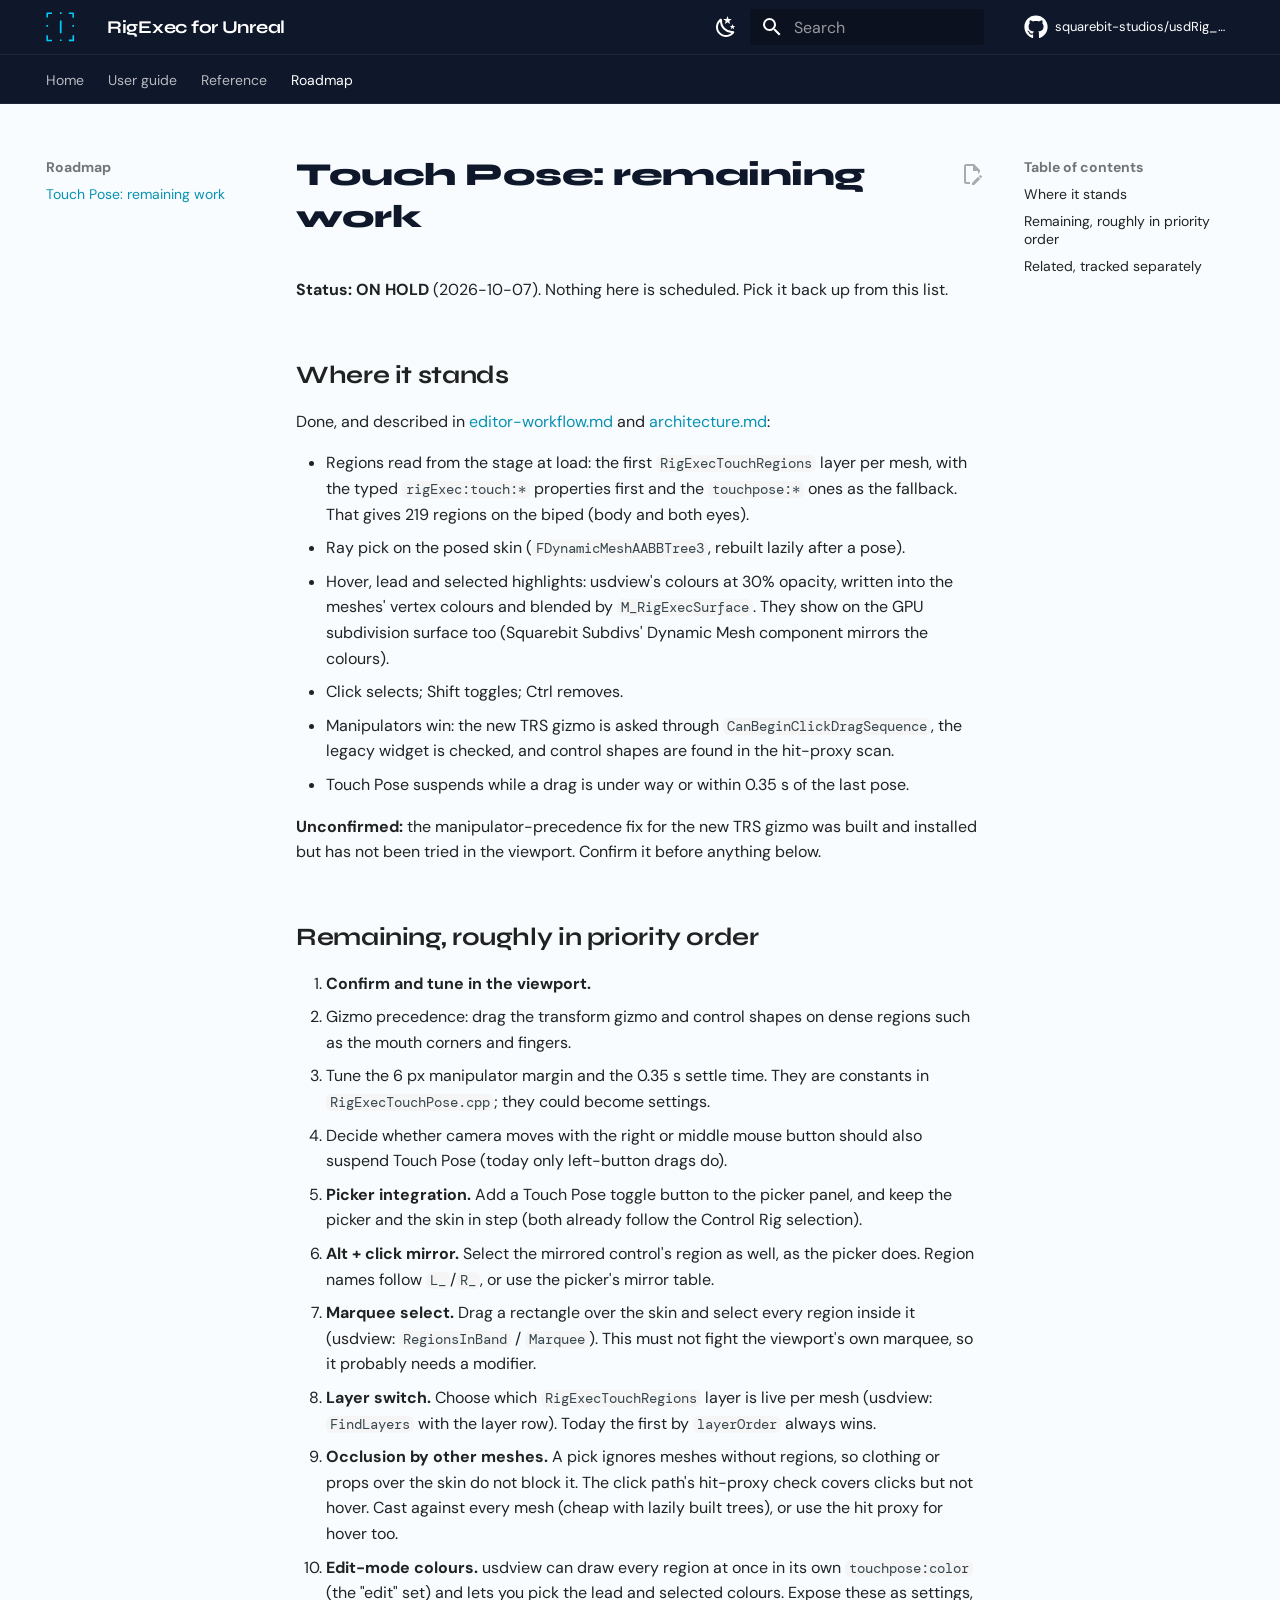
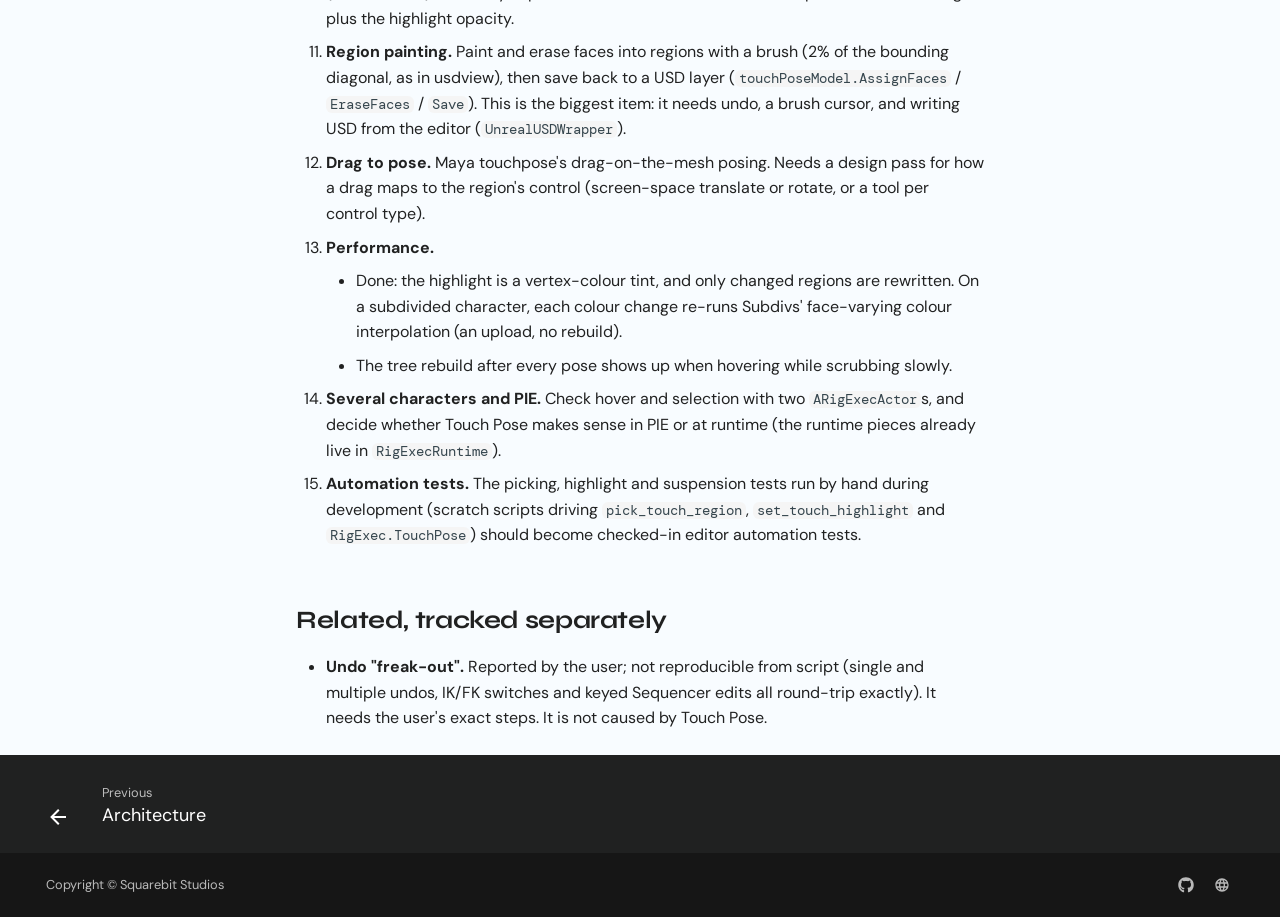
<file: plans/touchpose-remaining/index.html>
<!doctype html>
<html lang="en" class="no-js">
  <head>
    
      <meta charset="utf-8">
      <meta name="viewport" content="width=device-width,initial-scale=1">
      
        <meta name="description" content="Pose and animate usdRig (RigExec) characters in Unreal Engine 5.8 with Control Rig and Sequencer">
      
      
      
        <link rel="canonical" href="https://squarebit-studios.github.io/usdRig_unreal/plans/touchpose-remaining/">
      
      
        <link rel="prev" href="../../architecture/">
      
      
      
        
      
      
      <link rel="icon" href="../../assets/images/logo.svg">
      <meta name="generator" content="mkdocs-1.6.1, mkdocs-material-9.7.7">
    
    
      
        <title>Touch Pose: remaining work - RigExec for Unreal</title>
      
    
    
      <link rel="stylesheet" href="../../assets/stylesheets/main.ec1eaa64.min.css">
      
        
        <link rel="stylesheet" href="../../assets/stylesheets/palette.ab4e12ef.min.css">
      
      


    
    
      
    
    
      
        
        
        <link rel="preconnect" href="https://fonts.gstatic.com" crossorigin>
        <link rel="stylesheet" href="https://fonts.googleapis.com/css?family=DM+Sans:300,300i,400,400i,700,700i%7CDM+Mono:400,400i,700,700i&display=fallback">
        <style>:root{--md-text-font:"DM Sans";--md-code-font:"DM Mono"}</style>
      
    
    
      <link rel="stylesheet" href="../../assets/stylesheets/extra.css">
    
    <script>__md_scope=new URL("../..",location),__md_hash=e=>[...e].reduce(((e,_)=>(e<<5)-e+_.charCodeAt(0)),0),__md_get=(e,_=localStorage,t=__md_scope)=>JSON.parse(_.getItem(t.pathname+"."+e)),__md_set=(e,_,t=localStorage,a=__md_scope)=>{try{t.setItem(a.pathname+"."+e,JSON.stringify(_))}catch(e){}}</script>
    
      

    
    
  </head>
  
  
    
    
      
    
    
    
    
    <body dir="ltr" data-md-color-scheme="slate" data-md-color-primary="custom" data-md-color-accent="custom">
  
    
    <input class="md-toggle" data-md-toggle="drawer" type="checkbox" id="__drawer" autocomplete="off">
    <input class="md-toggle" data-md-toggle="search" type="checkbox" id="__search" autocomplete="off">
    <label class="md-overlay" for="__drawer"></label>
    <div data-md-component="skip">
      
        
        <a href="#touch-pose-remaining-work" class="md-skip">
          Skip to content
        </a>
      
    </div>
    <div data-md-component="announce">
      
    </div>
    
    
      

<header class="md-header" data-md-component="header">
  <nav class="md-header__inner md-grid" aria-label="Header">
    <a href="../.." title="RigExec for Unreal" class="md-header__button md-logo" aria-label="RigExec for Unreal" data-md-component="logo">
      
  <img src="../../assets/images/logo.svg" alt="logo">

    </a>
    <label class="md-header__button md-icon" for="__drawer">
      
      <svg xmlns="http://www.w3.org/2000/svg" viewBox="0 0 24 24"><path d="M3 6h18v2H3zm0 5h18v2H3zm0 5h18v2H3z"/></svg>
    </label>
    <div class="md-header__title" data-md-component="header-title">
      <div class="md-header__ellipsis">
        <div class="md-header__topic">
          <span class="md-ellipsis">
            RigExec for Unreal
          </span>
        </div>
        <div class="md-header__topic" data-md-component="header-topic">
          <span class="md-ellipsis">
            
              Touch Pose: remaining work
            
          </span>
        </div>
      </div>
    </div>
    
      
        <form class="md-header__option" data-md-component="palette">
  
    
    
    
    <input class="md-option" data-md-color-media="(prefers-color-scheme: dark)" data-md-color-scheme="slate" data-md-color-primary="custom" data-md-color-accent="custom"  aria-label="Switch to light mode"  type="radio" name="__palette" id="__palette_0">
    
      <label class="md-header__button md-icon" title="Switch to light mode" for="__palette_1" hidden>
        <svg xmlns="http://www.w3.org/2000/svg" viewBox="0 0 24 24"><path d="M12 7a5 5 0 0 1 5 5 5 5 0 0 1-5 5 5 5 0 0 1-5-5 5 5 0 0 1 5-5m0 2a3 3 0 0 0-3 3 3 3 0 0 0 3 3 3 3 0 0 0 3-3 3 3 0 0 0-3-3m0-7 2.39 3.42C13.65 5.15 12.84 5 12 5s-1.65.15-2.39.42zM3.34 7l4.16-.35A7.2 7.2 0 0 0 5.94 8.5c-.44.74-.69 1.5-.83 2.29zm.02 10 1.76-3.77a7.131 7.131 0 0 0 2.38 4.14zM20.65 7l-1.77 3.79a7.02 7.02 0 0 0-2.38-4.15zm-.01 10-4.14.36c.59-.51 1.12-1.14 1.54-1.86.42-.73.69-1.5.83-2.29zM12 22l-2.41-3.44c.74.27 1.55.44 2.41.44.82 0 1.63-.17 2.37-.44z"/></svg>
      </label>
    
  
    
    
    
    <input class="md-option" data-md-color-media="(prefers-color-scheme: light)" data-md-color-scheme="default" data-md-color-primary="custom" data-md-color-accent="custom"  aria-label="Switch to dark mode"  type="radio" name="__palette" id="__palette_1">
    
      <label class="md-header__button md-icon" title="Switch to dark mode" for="__palette_0" hidden>
        <svg xmlns="http://www.w3.org/2000/svg" viewBox="0 0 24 24"><path d="m17.75 4.09-2.53 1.94.91 3.06-2.63-1.81-2.63 1.81.91-3.06-2.53-1.94L12.44 4l1.06-3 1.06 3zm3.5 6.91-1.64 1.25.59 1.98-1.7-1.17-1.7 1.17.59-1.98L15.75 11l2.06-.05L18.5 9l.69 1.95zm-2.28 4.95c.83-.08 1.72 1.1 1.19 1.85-.32.45-.66.87-1.08 1.27C15.17 23 8.84 23 4.94 19.07c-3.91-3.9-3.91-10.24 0-14.14.4-.4.82-.76 1.27-1.08.75-.53 1.93.36 1.85 1.19-.27 2.86.69 5.83 2.89 8.02a9.96 9.96 0 0 0 8.02 2.89m-1.64 2.02a12.08 12.08 0 0 1-7.8-3.47c-2.17-2.19-3.33-5-3.49-7.82-2.81 3.14-2.7 7.96.31 10.98 3.02 3.01 7.84 3.12 10.98.31"/></svg>
      </label>
    
  
</form>
      
    
    
      <script>var palette=__md_get("__palette");if(palette&&palette.color){if("(prefers-color-scheme)"===palette.color.media){var media=matchMedia("(prefers-color-scheme: light)"),input=document.querySelector(media.matches?"[data-md-color-media='(prefers-color-scheme: light)']":"[data-md-color-media='(prefers-color-scheme: dark)']");palette.color.media=input.getAttribute("data-md-color-media"),palette.color.scheme=input.getAttribute("data-md-color-scheme"),palette.color.primary=input.getAttribute("data-md-color-primary"),palette.color.accent=input.getAttribute("data-md-color-accent")}for(var[key,value]of Object.entries(palette.color))document.body.setAttribute("data-md-color-"+key,value)}</script>
    
    
    
      
      
        <label class="md-header__button md-icon" for="__search">
          
          <svg xmlns="http://www.w3.org/2000/svg" viewBox="0 0 24 24"><path d="M9.5 3A6.5 6.5 0 0 1 16 9.5c0 1.61-.59 3.09-1.56 4.23l.27.27h.79l5 5-1.5 1.5-5-5v-.79l-.27-.27A6.52 6.52 0 0 1 9.5 16 6.5 6.5 0 0 1 3 9.5 6.5 6.5 0 0 1 9.5 3m0 2C7 5 5 7 5 9.5S7 14 9.5 14 14 12 14 9.5 12 5 9.5 5"/></svg>
        </label>
        <div class="md-search" data-md-component="search" role="dialog">
  <label class="md-search__overlay" for="__search"></label>
  <div class="md-search__inner" role="search">
    <form class="md-search__form" name="search">
      <input type="text" class="md-search__input" name="query" aria-label="Search" placeholder="Search" autocapitalize="off" autocorrect="off" autocomplete="off" spellcheck="false" data-md-component="search-query" required>
      <label class="md-search__icon md-icon" for="__search">
        
        <svg xmlns="http://www.w3.org/2000/svg" viewBox="0 0 24 24"><path d="M9.5 3A6.5 6.5 0 0 1 16 9.5c0 1.61-.59 3.09-1.56 4.23l.27.27h.79l5 5-1.5 1.5-5-5v-.79l-.27-.27A6.52 6.52 0 0 1 9.5 16 6.5 6.5 0 0 1 3 9.5 6.5 6.5 0 0 1 9.5 3m0 2C7 5 5 7 5 9.5S7 14 9.5 14 14 12 14 9.5 12 5 9.5 5"/></svg>
        
        <svg xmlns="http://www.w3.org/2000/svg" viewBox="0 0 24 24"><path d="M20 11v2H8l5.5 5.5-1.42 1.42L4.16 12l7.92-7.92L13.5 5.5 8 11z"/></svg>
      </label>
      <nav class="md-search__options" aria-label="Search">
        
        <button type="reset" class="md-search__icon md-icon" title="Clear" aria-label="Clear" tabindex="-1">
          
          <svg xmlns="http://www.w3.org/2000/svg" viewBox="0 0 24 24"><path d="M19 6.41 17.59 5 12 10.59 6.41 5 5 6.41 10.59 12 5 17.59 6.41 19 12 13.41 17.59 19 19 17.59 13.41 12z"/></svg>
        </button>
      </nav>
      
        <div class="md-search__suggest" data-md-component="search-suggest"></div>
      
    </form>
    <div class="md-search__output">
      <div class="md-search__scrollwrap" tabindex="0" data-md-scrollfix>
        <div class="md-search-result" data-md-component="search-result">
          <div class="md-search-result__meta">
            Initializing search
          </div>
          <ol class="md-search-result__list" role="presentation"></ol>
        </div>
      </div>
    </div>
  </div>
</div>
      
    
    
      <div class="md-header__source">
        <a href="https://github.com/squarebit-studios/usdRig_unreal" title="Go to repository" class="md-source" data-md-component="source">
  <div class="md-source__icon md-icon">
    
    <svg xmlns="http://www.w3.org/2000/svg" viewBox="0 0 512 512"><!--! Font Awesome Free 7.1.0 by @fontawesome - https://fontawesome.com License - https://fontawesome.com/license/free (Icons: CC BY 4.0, Fonts: SIL OFL 1.1, Code: MIT License) Copyright 2025 Fonticons, Inc.--><path d="M173.9 397.4c0 2-2.3 3.6-5.2 3.6-3.3.3-5.6-1.3-5.6-3.6 0-2 2.3-3.6 5.2-3.6 3-.3 5.6 1.3 5.6 3.6m-31.1-4.5c-.7 2 1.3 4.3 4.3 4.9 2.6 1 5.6 0 6.2-2s-1.3-4.3-4.3-5.2c-2.6-.7-5.5.3-6.2 2.3m44.2-1.7c-2.9.7-4.9 2.6-4.6 4.9.3 2 2.9 3.3 5.9 2.6 2.9-.7 4.9-2.6 4.6-4.6-.3-1.9-3-3.2-5.9-2.9M252.8 8C114.1 8 8 113.3 8 252c0 110.9 69.8 205.8 169.5 239.2 12.8 2.3 17.3-5.6 17.3-12.1 0-6.2-.3-40.4-.3-61.4 0 0-70 15-84.7-29.8 0 0-11.4-29.1-27.8-36.6 0 0-22.9-15.7 1.6-15.4 0 0 24.9 2 38.6 25.8 21.9 38.6 58.6 27.5 72.9 20.9 2.3-16 8.8-27.1 16-33.7-55.9-6.2-112.3-14.3-112.3-110.5 0-27.5 7.6-41.3 23.6-58.9-2.6-6.5-11.1-33.3 2.6-67.9 20.9-6.5 69 27 69 27 20-5.6 41.5-8.5 62.8-8.5s42.8 2.9 62.8 8.5c0 0 48.1-33.6 69-27 13.7 34.7 5.2 61.4 2.6 67.9 16 17.7 25.8 31.5 25.8 58.9 0 96.5-58.9 104.2-114.8 110.5 9.2 7.9 17 22.9 17 46.4 0 33.7-.3 75.4-.3 83.6 0 6.5 4.6 14.4 17.3 12.1C436.2 457.8 504 362.9 504 252 504 113.3 391.5 8 252.8 8M105.2 352.9c-1.3 1-1 3.3.7 5.2 1.6 1.6 3.9 2.3 5.2 1 1.3-1 1-3.3-.7-5.2-1.6-1.6-3.9-2.3-5.2-1m-10.8-8.1c-.7 1.3.3 2.9 2.3 3.9 1.6 1 3.6.7 4.3-.7.7-1.3-.3-2.9-2.3-3.9-2-.6-3.6-.3-4.3.7m32.4 35.6c-1.6 1.3-1 4.3 1.3 6.2 2.3 2.3 5.2 2.6 6.5 1 1.3-1.3.7-4.3-1.3-6.2-2.2-2.3-5.2-2.6-6.5-1m-11.4-14.7c-1.6 1-1.6 3.6 0 5.9s4.3 3.3 5.6 2.3c1.6-1.3 1.6-3.9 0-6.2-1.4-2.3-4-3.3-5.6-2"/></svg>
  </div>
  <div class="md-source__repository">
    squarebit-studios/usdRig_unreal
  </div>
</a>
      </div>
    
  </nav>
  
</header>
    
    <div class="md-container" data-md-component="container">
      
      
        
          
            
<nav class="md-tabs" aria-label="Tabs" data-md-component="tabs">
  <div class="md-grid">
    <ul class="md-tabs__list">
      
        
  
  
  
  
    <li class="md-tabs__item">
      <a href="../.." class="md-tabs__link">
        
  
  
    
  
  Home

      </a>
    </li>
  

      
        
  
  
  
  
    
    
      <li class="md-tabs__item">
        <a href="../../building/" class="md-tabs__link">
          
  
  
  User guide

        </a>
      </li>
    
  

      
        
  
  
  
  
    
    
      <li class="md-tabs__item">
        <a href="../../api/" class="md-tabs__link">
          
  
  
  Reference

        </a>
      </li>
    
  

      
        
  
  
  
    
  
  
    
    
      <li class="md-tabs__item md-tabs__item--active">
        <a href="./" class="md-tabs__link">
          
  
  
  Roadmap

        </a>
      </li>
    
  

      
    </ul>
  </div>
</nav>
          
        
      
      <main class="md-main" data-md-component="main">
        <div class="md-main__inner md-grid">
          
            
              
              <div class="md-sidebar md-sidebar--primary" data-md-component="sidebar" data-md-type="navigation" >
                <div class="md-sidebar__scrollwrap">
                  <div class="md-sidebar__inner">
                    


  


<nav class="md-nav md-nav--primary md-nav--lifted" aria-label="Navigation" data-md-level="0">
  <label class="md-nav__title" for="__drawer">
    <a href="../.." title="RigExec for Unreal" class="md-nav__button md-logo" aria-label="RigExec for Unreal" data-md-component="logo">
      
  <img src="../../assets/images/logo.svg" alt="logo">

    </a>
    RigExec for Unreal
  </label>
  
    <div class="md-nav__source">
      <a href="https://github.com/squarebit-studios/usdRig_unreal" title="Go to repository" class="md-source" data-md-component="source">
  <div class="md-source__icon md-icon">
    
    <svg xmlns="http://www.w3.org/2000/svg" viewBox="0 0 512 512"><!--! Font Awesome Free 7.1.0 by @fontawesome - https://fontawesome.com License - https://fontawesome.com/license/free (Icons: CC BY 4.0, Fonts: SIL OFL 1.1, Code: MIT License) Copyright 2025 Fonticons, Inc.--><path d="M173.9 397.4c0 2-2.3 3.6-5.2 3.6-3.3.3-5.6-1.3-5.6-3.6 0-2 2.3-3.6 5.2-3.6 3-.3 5.6 1.3 5.6 3.6m-31.1-4.5c-.7 2 1.3 4.3 4.3 4.9 2.6 1 5.6 0 6.2-2s-1.3-4.3-4.3-5.2c-2.6-.7-5.5.3-6.2 2.3m44.2-1.7c-2.9.7-4.9 2.6-4.6 4.9.3 2 2.9 3.3 5.9 2.6 2.9-.7 4.9-2.6 4.6-4.6-.3-1.9-3-3.2-5.9-2.9M252.8 8C114.1 8 8 113.3 8 252c0 110.9 69.8 205.8 169.5 239.2 12.8 2.3 17.3-5.6 17.3-12.1 0-6.2-.3-40.4-.3-61.4 0 0-70 15-84.7-29.8 0 0-11.4-29.1-27.8-36.6 0 0-22.9-15.7 1.6-15.4 0 0 24.9 2 38.6 25.8 21.9 38.6 58.6 27.5 72.9 20.9 2.3-16 8.8-27.1 16-33.7-55.9-6.2-112.3-14.3-112.3-110.5 0-27.5 7.6-41.3 23.6-58.9-2.6-6.5-11.1-33.3 2.6-67.9 20.9-6.5 69 27 69 27 20-5.6 41.5-8.5 62.8-8.5s42.8 2.9 62.8 8.5c0 0 48.1-33.6 69-27 13.7 34.7 5.2 61.4 2.6 67.9 16 17.7 25.8 31.5 25.8 58.9 0 96.5-58.9 104.2-114.8 110.5 9.2 7.9 17 22.9 17 46.4 0 33.7-.3 75.4-.3 83.6 0 6.5 4.6 14.4 17.3 12.1C436.2 457.8 504 362.9 504 252 504 113.3 391.5 8 252.8 8M105.2 352.9c-1.3 1-1 3.3.7 5.2 1.6 1.6 3.9 2.3 5.2 1 1.3-1 1-3.3-.7-5.2-1.6-1.6-3.9-2.3-5.2-1m-10.8-8.1c-.7 1.3.3 2.9 2.3 3.9 1.6 1 3.6.7 4.3-.7.7-1.3-.3-2.9-2.3-3.9-2-.6-3.6-.3-4.3.7m32.4 35.6c-1.6 1.3-1 4.3 1.3 6.2 2.3 2.3 5.2 2.6 6.5 1 1.3-1.3.7-4.3-1.3-6.2-2.2-2.3-5.2-2.6-6.5-1m-11.4-14.7c-1.6 1-1.6 3.6 0 5.9s4.3 3.3 5.6 2.3c1.6-1.3 1.6-3.9 0-6.2-1.4-2.3-4-3.3-5.6-2"/></svg>
  </div>
  <div class="md-source__repository">
    squarebit-studios/usdRig_unreal
  </div>
</a>
    </div>
  
  <ul class="md-nav__list" data-md-scrollfix>
    
      
      
  
  
  
  
    <li class="md-nav__item">
      <a href="../.." class="md-nav__link">
        
  
  
  <span class="md-ellipsis">
    
  
    Home
  

    
  </span>
  
  

      </a>
    </li>
  

    
      
      
  
  
  
  
    
    
    
    
      
      
        
      
    
    
    <li class="md-nav__item md-nav__item--nested">
      
        
        
          
        
        <input class="md-nav__toggle md-toggle md-toggle--indeterminate" type="checkbox" id="__nav_2" >
        
          
          <label class="md-nav__link" for="__nav_2" id="__nav_2_label" tabindex="0">
            
  
  
  <span class="md-ellipsis">
    
  
    User guide
  

    
  </span>
  
  

            <span class="md-nav__icon md-icon"></span>
          </label>
        
        <nav class="md-nav" data-md-level="1" aria-labelledby="__nav_2_label" aria-expanded="false">
          <label class="md-nav__title" for="__nav_2">
            <span class="md-nav__icon md-icon"></span>
            
  
    User guide
  

          </label>
          <ul class="md-nav__list" data-md-scrollfix>
            
              
                
  
  
  
  
    <li class="md-nav__item">
      <a href="../../building/" class="md-nav__link">
        
  
  
  <span class="md-ellipsis">
    
  
    Building and installing
  

    
  </span>
  
  

      </a>
    </li>
  

              
            
              
                
  
  
  
  
    <li class="md-nav__item">
      <a href="../../rig-preparation/" class="md-nav__link">
        
  
  
  <span class="md-ellipsis">
    
  
    Preparing a rig
  

    
  </span>
  
  

      </a>
    </li>
  

              
            
              
                
  
  
  
  
    <li class="md-nav__item">
      <a href="../../editor-workflow/" class="md-nav__link">
        
  
  
  <span class="md-ellipsis">
    
  
    Working in the editor
  

    
  </span>
  
  

      </a>
    </li>
  

              
            
              
                
  
  
  
  
    <li class="md-nav__item">
      <a href="../../troubleshooting/" class="md-nav__link">
        
  
  
  <span class="md-ellipsis">
    
  
    Limits and troubleshooting
  

    
  </span>
  
  

      </a>
    </li>
  

              
            
          </ul>
        </nav>
      
    </li>
  

    
      
      
  
  
  
  
    
    
    
    
      
      
        
      
    
    
    <li class="md-nav__item md-nav__item--nested">
      
        
        
          
        
        <input class="md-nav__toggle md-toggle md-toggle--indeterminate" type="checkbox" id="__nav_3" >
        
          
          <label class="md-nav__link" for="__nav_3" id="__nav_3_label" tabindex="0">
            
  
  
  <span class="md-ellipsis">
    
  
    Reference
  

    
  </span>
  
  

            <span class="md-nav__icon md-icon"></span>
          </label>
        
        <nav class="md-nav" data-md-level="1" aria-labelledby="__nav_3_label" aria-expanded="false">
          <label class="md-nav__title" for="__nav_3">
            <span class="md-nav__icon md-icon"></span>
            
  
    Reference
  

          </label>
          <ul class="md-nav__list" data-md-scrollfix>
            
              
                
  
  
  
  
    <li class="md-nav__item">
      <a href="../../api/" class="md-nav__link">
        
  
  
  <span class="md-ellipsis">
    
  
    API reference
  

    
  </span>
  
  

      </a>
    </li>
  

              
            
              
                
  
  
  
  
    <li class="md-nav__item">
      <a href="../../architecture/" class="md-nav__link">
        
  
  
  <span class="md-ellipsis">
    
  
    Architecture
  

    
  </span>
  
  

      </a>
    </li>
  

              
            
          </ul>
        </nav>
      
    </li>
  

    
      
      
  
  
    
  
  
  
    
    
    
    
      
        
        
      
      
        
      
    
    
    <li class="md-nav__item md-nav__item--active md-nav__item--section md-nav__item--nested">
      
        
        
        <input class="md-nav__toggle md-toggle " type="checkbox" id="__nav_4" checked>
        
          
          <label class="md-nav__link" for="__nav_4" id="__nav_4_label" tabindex="">
            
  
  
  <span class="md-ellipsis">
    
  
    Roadmap
  

    
  </span>
  
  

            <span class="md-nav__icon md-icon"></span>
          </label>
        
        <nav class="md-nav" data-md-level="1" aria-labelledby="__nav_4_label" aria-expanded="true">
          <label class="md-nav__title" for="__nav_4">
            <span class="md-nav__icon md-icon"></span>
            
  
    Roadmap
  

          </label>
          <ul class="md-nav__list" data-md-scrollfix>
            
              
                
  
  
    
  
  
  
    <li class="md-nav__item md-nav__item--active">
      
      <input class="md-nav__toggle md-toggle" type="checkbox" id="__toc">
      
      
        
      
      
        <label class="md-nav__link md-nav__link--active" for="__toc">
          
  
  
  <span class="md-ellipsis">
    
  
    Touch Pose: remaining work
  

    
  </span>
  
  

          <span class="md-nav__icon md-icon"></span>
        </label>
      
      <a href="./" class="md-nav__link md-nav__link--active">
        
  
  
  <span class="md-ellipsis">
    
  
    Touch Pose: remaining work
  

    
  </span>
  
  

      </a>
      
        

<nav class="md-nav md-nav--secondary" aria-label="Table of contents">
  
  
  
    
  
  
    <label class="md-nav__title" for="__toc">
      <span class="md-nav__icon md-icon"></span>
      Table of contents
    </label>
    <ul class="md-nav__list" data-md-component="toc" data-md-scrollfix>
      
        <li class="md-nav__item">
  <a href="#where-it-stands" class="md-nav__link">
    <span class="md-ellipsis">
      
        Where it stands
      
    </span>
  </a>
  
</li>
      
        <li class="md-nav__item">
  <a href="#remaining-roughly-in-priority-order" class="md-nav__link">
    <span class="md-ellipsis">
      
        Remaining, roughly in priority order
      
    </span>
  </a>
  
</li>
      
        <li class="md-nav__item">
  <a href="#related-tracked-separately" class="md-nav__link">
    <span class="md-ellipsis">
      
        Related, tracked separately
      
    </span>
  </a>
  
</li>
      
    </ul>
  
</nav>
      
    </li>
  

              
            
          </ul>
        </nav>
      
    </li>
  

    
  </ul>
</nav>
                  </div>
                </div>
              </div>
            
            
              
              <div class="md-sidebar md-sidebar--secondary" data-md-component="sidebar" data-md-type="toc" >
                <div class="md-sidebar__scrollwrap">
                  <div class="md-sidebar__inner">
                    

<nav class="md-nav md-nav--secondary" aria-label="Table of contents">
  
  
  
    
  
  
    <label class="md-nav__title" for="__toc">
      <span class="md-nav__icon md-icon"></span>
      Table of contents
    </label>
    <ul class="md-nav__list" data-md-component="toc" data-md-scrollfix>
      
        <li class="md-nav__item">
  <a href="#where-it-stands" class="md-nav__link">
    <span class="md-ellipsis">
      
        Where it stands
      
    </span>
  </a>
  
</li>
      
        <li class="md-nav__item">
  <a href="#remaining-roughly-in-priority-order" class="md-nav__link">
    <span class="md-ellipsis">
      
        Remaining, roughly in priority order
      
    </span>
  </a>
  
</li>
      
        <li class="md-nav__item">
  <a href="#related-tracked-separately" class="md-nav__link">
    <span class="md-ellipsis">
      
        Related, tracked separately
      
    </span>
  </a>
  
</li>
      
    </ul>
  
</nav>
                  </div>
                </div>
              </div>
            
          
          
            <div class="md-content" data-md-component="content">
              
              <article class="md-content__inner md-typeset">
                
                  


  
    <a href="https://github.com/squarebit-studios/usdRig_unreal/edit/main/docs/plans/touchpose-remaining.md" title="Edit this page" class="md-content__button md-icon" rel="edit">
      
      <svg xmlns="http://www.w3.org/2000/svg" viewBox="0 0 24 24"><path d="M10 20H6V4h7v5h5v3.1l2-2V8l-6-6H6c-1.1 0-2 .9-2 2v16c0 1.1.9 2 2 2h4zm10.2-7c.1 0 .3.1.4.2l1.3 1.3c.2.2.2.6 0 .8l-1 1-2.1-2.1 1-1c.1-.1.2-.2.4-.2m0 3.9L14.1 23H12v-2.1l6.1-6.1z"/></svg>
    </a>
  
  


<h1 id="touch-pose-remaining-work">Touch Pose: remaining work<a class="headerlink" href="#touch-pose-remaining-work" title="Permanent link">&para;</a></h1>
<p><strong>Status: ON HOLD</strong> (2026-10-07). Nothing here is scheduled. Pick it back up
from this list.</p>
<h2 id="where-it-stands">Where it stands<a class="headerlink" href="#where-it-stands" title="Permanent link">&para;</a></h2>
<p>Done, and described in <a href="../../editor-workflow/#touch-pose">editor-workflow.md</a>
and <a href="../../architecture/#touch-pose">architecture.md</a>:</p>
<ul>
<li>Regions read from the stage at load: the first <code>RigExecTouchRegions</code> layer
  per mesh, with the typed <code>rigExec:touch:*</code> properties first and the
  <code>touchpose:*</code> ones as the fallback. That gives 219 regions on the biped
  (body and both eyes).</li>
<li>Ray pick on the posed skin (<code>FDynamicMeshAABBTree3</code>, rebuilt lazily after a
  pose).</li>
<li>Hover, lead and selected highlights: usdview's colours at 30% opacity,
  written into the meshes' vertex colours and blended by <code>M_RigExecSurface</code>.
  They show on the GPU subdivision surface too (Squarebit Subdivs' Dynamic
  Mesh component mirrors the colours).</li>
<li>Click selects; Shift toggles; Ctrl removes.</li>
<li>Manipulators win: the new TRS gizmo is asked through
  <code>CanBeginClickDragSequence</code>, the legacy widget is checked, and control
  shapes are found in the hit-proxy scan.</li>
<li>Touch Pose suspends while a drag is under way or within 0.35 s of the
  last pose.</li>
</ul>
<p><strong>Unconfirmed:</strong> the manipulator-precedence fix for the new TRS gizmo was
built and installed but has not been tried in the viewport. Confirm it
before anything below.</p>
<h2 id="remaining-roughly-in-priority-order">Remaining, roughly in priority order<a class="headerlink" href="#remaining-roughly-in-priority-order" title="Permanent link">&para;</a></h2>
<ol>
<li><strong>Confirm and tune in the viewport.</strong></li>
<li>Gizmo precedence: drag the transform gizmo and control shapes on dense
     regions such as the mouth corners and fingers.</li>
<li>Tune the 6 px manipulator margin and the 0.35 s settle time. They are
     constants in <code>RigExecTouchPose.cpp</code>; they could become settings.</li>
<li>Decide whether camera moves with the right or middle mouse button
     should also suspend Touch Pose (today only left-button drags do).</li>
<li><strong>Picker integration.</strong> Add a Touch Pose toggle button to the picker
   panel, and keep the picker and the skin in step (both already follow the
   Control Rig selection).</li>
<li><strong>Alt + click mirror.</strong> Select the mirrored control's region as well, as
   the picker does. Region names follow <code>L_</code>/<code>R_</code>, or use the picker's
   mirror table.</li>
<li><strong>Marquee select.</strong> Drag a rectangle over the skin and select every
   region inside it (usdview: <code>RegionsInBand</code> / <code>Marquee</code>). This must not
   fight the viewport's own marquee, so it probably needs a modifier.</li>
<li><strong>Layer switch.</strong> Choose which <code>RigExecTouchRegions</code> layer is live per
   mesh (usdview: <code>FindLayers</code> with the layer row). Today the first by
   <code>layerOrder</code> always wins.</li>
<li><strong>Occlusion by other meshes.</strong> A pick ignores meshes without regions, so
   clothing or props over the skin do not block it. The click path's
   hit-proxy check covers clicks but not hover. Cast against every mesh
   (cheap with lazily built trees), or use the hit proxy for hover too.</li>
<li><strong>Edit-mode colours.</strong> usdview can draw every region at once in its own
   <code>touchpose:color</code> (the "edit" set) and lets you pick the lead and selected
   colours. Expose these as settings, plus the highlight opacity.</li>
<li><strong>Region painting.</strong> Paint and erase faces into regions with a brush (2%
   of the bounding diagonal, as in usdview), then save back to a USD layer
   (<code>touchPoseModel.AssignFaces</code> / <code>EraseFaces</code> / <code>Save</code>). This is the
   biggest item: it needs undo, a brush cursor, and writing USD from the
   editor (<code>UnrealUSDWrapper</code>).</li>
<li><strong>Drag to pose.</strong> Maya touchpose's drag-on-the-mesh posing. Needs a design
   pass for how a drag maps to the region's control (screen-space translate
   or rotate, or a tool per control type).</li>
<li><strong>Performance.</strong><ul>
<li>Done: the highlight is a vertex-colour tint, and only changed regions
  are rewritten. On a subdivided character, each colour change re-runs
  Subdivs' face-varying colour interpolation (an upload, no rebuild).</li>
<li>The tree rebuild after every pose shows up when hovering while
  scrubbing slowly.</li>
</ul>
</li>
<li><strong>Several characters and PIE.</strong> Check hover and selection with two
    <code>ARigExecActor</code>s, and decide whether Touch Pose makes sense in PIE or at
    runtime (the runtime pieces already live in <code>RigExecRuntime</code>).</li>
<li><strong>Automation tests.</strong> The picking, highlight and suspension tests run by
    hand during development (scratch scripts driving <code>pick_touch_region</code>,
    <code>set_touch_highlight</code> and <code>RigExec.TouchPose</code>) should become checked-in
    editor automation tests.</li>
</ol>
<h2 id="related-tracked-separately">Related, tracked separately<a class="headerlink" href="#related-tracked-separately" title="Permanent link">&para;</a></h2>
<ul>
<li><strong>Undo "freak-out".</strong> Reported by the user; not reproducible from script
  (single and multiple undos, IK/FK switches and keyed Sequencer edits all
  round-trip exactly). It needs the user's exact steps. It is not caused by
  Touch Pose.</li>
</ul>












                
              </article>
            </div>
          
          
<script>var target=document.getElementById(location.hash.slice(1));target&&target.name&&(target.checked=target.name.startsWith("__tabbed_"))</script>
        </div>
        
          <button type="button" class="md-top md-icon" data-md-component="top" hidden>
  
  <svg xmlns="http://www.w3.org/2000/svg" viewBox="0 0 24 24"><path d="M13 20h-2V8l-5.5 5.5-1.42-1.42L12 4.16l7.92 7.92-1.42 1.42L13 8z"/></svg>
  Back to top
</button>
        
      </main>
      
        <footer class="md-footer">
  
    
      
      <nav class="md-footer__inner md-grid" aria-label="Footer" >
        
          
          <a href="../../architecture/" class="md-footer__link md-footer__link--prev" aria-label="Previous: Architecture">
            <div class="md-footer__button md-icon">
              
              <svg xmlns="http://www.w3.org/2000/svg" viewBox="0 0 24 24"><path d="M20 11v2H8l5.5 5.5-1.42 1.42L4.16 12l7.92-7.92L13.5 5.5 8 11z"/></svg>
            </div>
            <div class="md-footer__title">
              <span class="md-footer__direction">
                Previous
              </span>
              <div class="md-ellipsis">
                Architecture
              </div>
            </div>
          </a>
        
        
      </nav>
    
  
  <div class="md-footer-meta md-typeset">
    <div class="md-footer-meta__inner md-grid">
      <div class="md-copyright">
  
    <div class="md-copyright__highlight">
      Copyright &copy; Squarebit Studios
    </div>
  
  
</div>
      
        
<div class="md-social">
  
    
    
    
    
      
      
    
    <a href="https://github.com/squarebit-studios/usdRig_unreal" target="_blank" rel="noopener" title="github.com" class="md-social__link">
      <svg xmlns="http://www.w3.org/2000/svg" viewBox="0 0 512 512"><!--! Font Awesome Free 7.1.0 by @fontawesome - https://fontawesome.com License - https://fontawesome.com/license/free (Icons: CC BY 4.0, Fonts: SIL OFL 1.1, Code: MIT License) Copyright 2025 Fonticons, Inc.--><path d="M173.9 397.4c0 2-2.3 3.6-5.2 3.6-3.3.3-5.6-1.3-5.6-3.6 0-2 2.3-3.6 5.2-3.6 3-.3 5.6 1.3 5.6 3.6m-31.1-4.5c-.7 2 1.3 4.3 4.3 4.9 2.6 1 5.6 0 6.2-2s-1.3-4.3-4.3-5.2c-2.6-.7-5.5.3-6.2 2.3m44.2-1.7c-2.9.7-4.9 2.6-4.6 4.9.3 2 2.9 3.3 5.9 2.6 2.9-.7 4.9-2.6 4.6-4.6-.3-1.9-3-3.2-5.9-2.9M252.8 8C114.1 8 8 113.3 8 252c0 110.9 69.8 205.8 169.5 239.2 12.8 2.3 17.3-5.6 17.3-12.1 0-6.2-.3-40.4-.3-61.4 0 0-70 15-84.7-29.8 0 0-11.4-29.1-27.8-36.6 0 0-22.9-15.7 1.6-15.4 0 0 24.9 2 38.6 25.8 21.9 38.6 58.6 27.5 72.9 20.9 2.3-16 8.8-27.1 16-33.7-55.9-6.2-112.3-14.3-112.3-110.5 0-27.5 7.6-41.3 23.6-58.9-2.6-6.5-11.1-33.3 2.6-67.9 20.9-6.5 69 27 69 27 20-5.6 41.5-8.5 62.8-8.5s42.8 2.9 62.8 8.5c0 0 48.1-33.6 69-27 13.7 34.7 5.2 61.4 2.6 67.9 16 17.7 25.8 31.5 25.8 58.9 0 96.5-58.9 104.2-114.8 110.5 9.2 7.9 17 22.9 17 46.4 0 33.7-.3 75.4-.3 83.6 0 6.5 4.6 14.4 17.3 12.1C436.2 457.8 504 362.9 504 252 504 113.3 391.5 8 252.8 8M105.2 352.9c-1.3 1-1 3.3.7 5.2 1.6 1.6 3.9 2.3 5.2 1 1.3-1 1-3.3-.7-5.2-1.6-1.6-3.9-2.3-5.2-1m-10.8-8.1c-.7 1.3.3 2.9 2.3 3.9 1.6 1 3.6.7 4.3-.7.7-1.3-.3-2.9-2.3-3.9-2-.6-3.6-.3-4.3.7m32.4 35.6c-1.6 1.3-1 4.3 1.3 6.2 2.3 2.3 5.2 2.6 6.5 1 1.3-1.3.7-4.3-1.3-6.2-2.2-2.3-5.2-2.6-6.5-1m-11.4-14.7c-1.6 1-1.6 3.6 0 5.9s4.3 3.3 5.6 2.3c1.6-1.3 1.6-3.9 0-6.2-1.4-2.3-4-3.3-5.6-2"/></svg>
    </a>
  
    
    
    
    
      
      
    
    <a href="https://www.squarebitstudios.com" target="_blank" rel="noopener" title="www.squarebitstudios.com" class="md-social__link">
      <svg xmlns="http://www.w3.org/2000/svg" viewBox="0 0 24 24"><path d="M16.36 14c.08-.66.14-1.32.14-2s-.06-1.34-.14-2h3.38c.16.64.26 1.31.26 2s-.1 1.36-.26 2m-5.15 5.56c.6-1.11 1.06-2.31 1.38-3.56h2.95a8.03 8.03 0 0 1-4.33 3.56M14.34 14H9.66c-.1-.66-.16-1.32-.16-2s.06-1.35.16-2h4.68c.09.65.16 1.32.16 2s-.07 1.34-.16 2M12 19.96c-.83-1.2-1.5-2.53-1.91-3.96h3.82c-.41 1.43-1.08 2.76-1.91 3.96M8 8H5.08A7.92 7.92 0 0 1 9.4 4.44C8.8 5.55 8.35 6.75 8 8m-2.92 8H8c.35 1.25.8 2.45 1.4 3.56A8 8 0 0 1 5.08 16m-.82-2C4.1 13.36 4 12.69 4 12s.1-1.36.26-2h3.38c-.08.66-.14 1.32-.14 2s.06 1.34.14 2M12 4.03c.83 1.2 1.5 2.54 1.91 3.97h-3.82c.41-1.43 1.08-2.77 1.91-3.97M18.92 8h-2.95a15.7 15.7 0 0 0-1.38-3.56c1.84.63 3.37 1.9 4.33 3.56M12 2C6.47 2 2 6.5 2 12a10 10 0 0 0 10 10 10 10 0 0 0 10-10A10 10 0 0 0 12 2"/></svg>
    </a>
  
</div>
      
    </div>
  </div>
</footer>
      
    </div>
    <div class="md-dialog" data-md-component="dialog">
      <div class="md-dialog__inner md-typeset"></div>
    </div>
    
    
    
      
      
      <script id="__config" type="application/json">{"annotate": null, "base": "../..", "features": ["navigation.tabs", "navigation.sections", "navigation.expand", "navigation.top", "navigation.instant", "navigation.footer", "content.action.edit", "toc.follow", "content.code.copy", "content.code.annotate", "search.highlight", "search.suggest"], "search": "../../assets/javascripts/workers/search.2c215733.min.js", "tags": null, "translations": {"clipboard.copied": "Copied to clipboard", "clipboard.copy": "Copy to clipboard", "search.result.more.one": "1 more on this page", "search.result.more.other": "# more on this page", "search.result.none": "No matching documents", "search.result.one": "1 matching document", "search.result.other": "# matching documents", "search.result.placeholder": "Type to start searching", "search.result.term.missing": "Missing", "select.version": "Select version"}, "version": null}</script>
    
    
      <script src="../../assets/javascripts/bundle.d7400e89.min.js"></script>
      
    
  </body>
</html>
</file>
<file: assets/stylesheets/extra.css>
/* RigExec for Unreal: the Squarebit look on MkDocs Material.
 *
 * Calm and precise: the product's own screenshots carry the page, the
 * chrome stays quiet. Squarebit cyan is the one accent; Syne for display
 * type, DM Sans for text, DM Mono for code -- the squarebitstudios.com set.
 */
@import url("https://fonts.googleapis.com/css2?family=Syne:wght@600;700;800&display=swap");

/* -- Tokens --------------------------------------------------------------- */

:root {
  --sb-cyan: #0ea5c9;
  --sb-cyan-bright: #5de1ff;
  --sb-cyan-deep: #076b8a;
  --sb-ink: #0f172a;
  --sb-ink-2: #374151;
  --sb-muted: #6b7280;
  --sb-surface: #ffffff;
  --sb-surface-2: #f1f5f9;
  --sb-border: #e2e8f0;
  --sb-glow: rgba(14, 165, 201, 0.18);
  --sb-radius: 14px;
  --sb-display: "Syne", "DM Sans", sans-serif;
}

[data-md-color-scheme="default"] {
  --md-primary-fg-color: var(--sb-ink);
  --md-primary-fg-color--light: #1e293b;
  --md-primary-fg-color--dark: #020617;
  --md-primary-bg-color: #ffffff;
  --md-accent-fg-color: var(--sb-cyan);
  --md-accent-fg-color--transparent: rgba(14, 165, 201, 0.1);
  --md-typeset-a-color: #0891b2;
  --md-default-bg-color: #f8fcff;
}

[data-md-color-scheme="slate"] {
  --md-hue: 195;
  --sb-ink: #e8eef2;
  --sb-ink-2: #c3ccd3;
  --sb-muted: #8a959d;
  --sb-surface: #232627;
  --sb-surface-2: #1a1c1c;
  --sb-border: #33383a;
  --sb-glow: rgba(43, 189, 214, 0.22);
  --md-default-bg-color: #1d1f1f;
  --md-default-bg-color--light: #232627;
  --md-primary-fg-color: #151717;
  --md-primary-fg-color--light: #1d1f1f;
  --md-primary-fg-color--dark: #0f1111;
  --md-accent-fg-color: #2bbdd6;
  --md-accent-fg-color--transparent: rgba(43, 189, 214, 0.12);
  --md-typeset-a-color: #22d3ee;
  --md-code-bg-color: #262a2b;
  --md-footer-bg-color: #151717;
  --md-footer-bg-color--dark: #0f1111;
}

/* -- Type ----------------------------------------------------------------- */

.md-header__title,
.md-typeset h1,
.md-typeset h2,
.md-typeset h3 {
  font-family: var(--sb-display);
  letter-spacing: -0.015em;
}

.md-typeset h1 {
  font-weight: 800;
  color: var(--sb-ink);
}

.md-typeset h2 {
  font-weight: 700;
  margin-top: 2.2em;
}

.md-typeset h3 {
  font-weight: 700;
}

.md-header {
  border-bottom: 1px solid rgba(255, 255, 255, 0.06);
  box-shadow: none;
}

.md-tabs {
  border-bottom: 1px solid rgba(255, 255, 255, 0.06);
}

.md-tabs__link--active,
.md-tabs__link:hover {
  color: var(--sb-cyan-bright);
}

.md-header__button.md-logo img {
  height: 1.5rem;
}

/* -- Content polish ------------------------------------------------------- */

.md-typeset table:not([class]) {
  border-radius: 10px;
  overflow: hidden;
  border: 1px solid var(--sb-border);
  box-shadow: none;
}

.md-typeset table:not([class]) th {
  background: var(--md-accent-fg-color--transparent);
}

.md-typeset code {
  border-radius: 6px;
}

.md-typeset pre > code {
  border-radius: 10px;
}

.md-typeset .admonition,
.md-typeset details {
  border-radius: 10px;
}

.md-typeset img {
  border-radius: 10px;
}

/* -- Buttons -------------------------------------------------------------- */

.md-typeset .md-button {
  border-radius: 999px;
  padding: 0.6em 1.5em;
  font-weight: 600;
  border-width: 1.5px;
  transition: transform 0.15s ease, box-shadow 0.15s ease, background 0.15s ease;
}

.md-typeset .md-button--primary {
  background: linear-gradient(135deg, var(--sb-cyan-bright), var(--sb-cyan));
  border-color: transparent;
  color: #04212b;
}

.md-typeset .md-button--primary:hover,
.md-typeset .md-button--primary:focus {
  color: #04212b;
  box-shadow: 0 8px 24px var(--sb-glow);
  transform: translateY(-1px);
}

.md-typeset .md-button:not(.md-button--primary) {
  color: var(--sb-ink);
  border-color: var(--sb-border);
}

.md-typeset .md-button:not(.md-button--primary):hover {
  border-color: var(--md-accent-fg-color);
  color: var(--md-accent-fg-color);
  background: transparent;
}

/* -- Landing page --------------------------------------------------------- */

.sb-home .md-content__inner > h1:first-child {
  display: none;
}

.sb-hero {
  display: grid;
  grid-template-columns: minmax(0, 1fr) minmax(0, 1.05fr);
  gap: 2.5rem;
  align-items: center;
  padding: 1.5rem 0 1rem;
}

.sb-eyebrow {
  display: inline-block;
  font-size: 0.72rem;
  font-weight: 600;
  letter-spacing: 0.12em;
  text-transform: uppercase;
  color: var(--md-accent-fg-color);
  background: var(--md-accent-fg-color--transparent);
  border: 1px solid var(--md-accent-fg-color--transparent);
  border-radius: 999px;
  padding: 0.3em 0.9em;
  margin-bottom: 1rem;
}

.md-typeset .sb-hero h1.sb-title {
  display: block;
  font-size: 2.05rem;
  line-height: 1.12;
  margin: 0 0 1rem;
}

.sb-gradient {
  background: linear-gradient(100deg, var(--sb-cyan-bright), var(--sb-cyan) 70%);
  -webkit-background-clip: text;
  background-clip: text;
  color: transparent;
}

.sb-lede {
  font-size: 1.05rem;
  line-height: 1.6;
  color: var(--sb-ink-2);
  margin-bottom: 1.6rem;
}

.sb-actions {
  display: flex;
  flex-wrap: wrap;
  gap: 0.75rem;
}

.sb-actions .md-button {
  margin: 0;
}

.sb-shot {
  position: relative;
  margin: 0;
}

.sb-shot::before {
  content: "";
  position: absolute;
  inset: 8% 6% -6%;
  background: radial-gradient(closest-side, var(--sb-glow), transparent);
  filter: blur(24px);
  z-index: 0;
}

.md-typeset .sb-shot img {
  position: relative;
  z-index: 1;
  display: block;
  width: 100%;
  border-radius: var(--sb-radius);
  border: 1px solid var(--sb-border);
  box-shadow: 0 24px 60px rgba(0, 0, 0, 0.28);
}

.sb-shot figcaption {
  position: relative;
  z-index: 1;
  font-size: 0.75rem;
  color: var(--sb-muted);
  margin-top: 0.6rem;
}

.sb-strip {
  display: flex;
  flex-wrap: wrap;
  justify-content: space-between;
  gap: 0.5rem 1.6rem;
  margin: 2rem 0 0.5rem;
  padding: 1rem 0;
  border-top: 1px solid var(--sb-border);
  border-bottom: 1px solid var(--sb-border);
  font-size: 0.8rem;
  color: var(--sb-muted);
}

.sb-strip span + span::before {
  content: "";
  display: inline-block;
  width: 5px;
  height: 5px;
  border-radius: 50%;
  background: var(--md-accent-fg-color);
  margin-right: 1.6rem;
  vertical-align: middle;
}

.sb-strip strong {
  color: var(--sb-ink);
  font-weight: 600;
}

.md-typeset .sb-section-title {
  color: var(--sb-ink);
  text-align: center;
  margin: 3rem 0 0.4rem;
}

.sb-section-lede {
  text-align: center;
  color: var(--sb-muted);
  max-width: 38rem;
  margin: 0 auto 1.6rem;
}

/* Feature cards. */
.md-typeset .grid.cards > ul > li,
.md-typeset .grid > .card {
  border-radius: var(--sb-radius);
  border: 1px solid var(--sb-border);
  background: var(--sb-surface);
  padding: 1.1rem 1.2rem;
  transition: border-color 0.2s ease, transform 0.2s ease, box-shadow 0.2s ease;
}

.md-typeset .grid.cards > ul > li:hover {
  border-color: var(--md-accent-fg-color);
  transform: translateY(-2px);
  box-shadow: 0 12px 30px var(--sb-glow);
}

.md-typeset .grid.cards .twemoji {
  color: var(--md-accent-fg-color);
}

.md-typeset .grid.cards > ul > li > hr {
  margin: 0.6rem 0;
  border-color: var(--sb-border);
}

/* Feature rows: screenshot beside its story, alternating sides. */
.sb-feature {
  display: grid;
  grid-template-columns: minmax(0, 1.15fr) minmax(0, 0.85fr);
  gap: 2.2rem;
  align-items: center;
  margin: 2.4rem 0;
}

.sb-feature--flip {
  grid-template-columns: minmax(0, 0.85fr) minmax(0, 1.15fr);
}

.sb-feature--flip .sb-shot {
  order: 2;
}

.md-typeset .sb-feature h3 {
  margin-top: 0;
  font-size: 1.35rem;
}

.sb-feature p {
  color: var(--sb-ink-2);
}

.sb-kicker {
  font-size: 0.7rem;
  font-weight: 700;
  letter-spacing: 0.14em;
  text-transform: uppercase;
  color: var(--md-accent-fg-color);
}

/* How it works. */
.sb-steps {
  display: grid;
  grid-template-columns: repeat(3, minmax(0, 1fr));
  gap: 1rem;
  counter-reset: step;
}

.sb-step {
  border-radius: var(--sb-radius);
  border: 1px solid var(--sb-border);
  background: var(--sb-surface);
  padding: 1.1rem 1.2rem;
}

.sb-step::before {
  counter-increment: step;
  content: counter(step);
  display: inline-grid;
  place-items: center;
  width: 1.9rem;
  height: 1.9rem;
  border-radius: 50%;
  font-family: var(--sb-display);
  font-weight: 700;
  color: #04212b;
  background: linear-gradient(135deg, var(--sb-cyan-bright), var(--sb-cyan));
  margin-bottom: 0.6rem;
}

.md-typeset .sb-step h4 {
  margin: 0 0 0.3rem;
  font-family: var(--sb-display);
  font-size: 1rem;
}

.sb-step p {
  margin: 0;
  color: var(--sb-ink-2);
  font-size: 0.8rem;
}

/* The Squarebit Subdivs band. */
.sb-band {
  display: flex;
  flex-wrap: wrap;
  align-items: center;
  justify-content: space-between;
  gap: 1rem 2rem;
  margin: 3rem 0 1rem;
  padding: 1.6rem 1.8rem;
  border-radius: var(--sb-radius);
  border: 1px solid var(--md-accent-fg-color--transparent);
  background:
    radial-gradient(120% 140% at 0% 0%, var(--md-accent-fg-color--transparent), transparent 60%),
    var(--sb-surface);
}

.md-typeset .sb-band h3 {
  margin: 0 0 0.3rem;
}

.sb-band p {
  margin: 0;
  color: var(--sb-ink-2);
  max-width: 34rem;
}

/* Get started. */
.sb-cta {
  text-align: center;
  margin: 3.5rem 0 1rem;
}

.md-typeset .sb-cta h2 {
  margin: 0 0 0.4rem;
}

.sb-cta p {
  color: var(--sb-muted);
  margin: 0 0 1.4rem;
}

.sb-cta .sb-actions {
  justify-content: center;
}

/* -- Small screens -------------------------------------------------------- */

@media screen and (max-width: 60em) {
  .sb-hero,
  .sb-feature,
  .sb-feature--flip {
    grid-template-columns: minmax(0, 1fr);
    gap: 1.6rem;
  }

  .sb-feature--flip .sb-shot {
    order: 0;
  }

  .md-typeset .sb-hero h1.sb-title {
    font-size: 1.75rem;
  }

  .sb-strip span + span::before {
    display: none;
  }

  .sb-steps {
    grid-template-columns: minmax(0, 1fr);
  }
}

@media (prefers-reduced-motion: reduce) {
  .md-typeset .md-button,
  .md-typeset .grid.cards > ul > li {
    transition: none;
  }
}

/* Code in table cells stays on one line (asset and file names). */
.md-typeset table:not([class]) code {
  white-space: nowrap;
}
</file>
<file: assets/stylesheets/main.ec1eaa64.min.css>
@charset "UTF-8";html{-webkit-text-size-adjust:none;-moz-text-size-adjust:none;text-size-adjust:none;box-sizing:border-box}*,:after,:before{box-sizing:inherit}@media (prefers-reduced-motion){*,:after,:before{transition:none!important}}body{margin:0}a,button,input,label{-webkit-tap-highlight-color:transparent}a{color:inherit;text-decoration:none}hr{border:0;box-sizing:initial;display:block;height:.05rem;overflow:visible;padding:0}small{font-size:80%}sub,sup{line-height:1em}img{border-style:none}table{border-collapse:initial;border-spacing:0}td,th{font-weight:400;vertical-align:top}button{background:#0000;border:0;font-family:inherit;font-size:inherit;margin:0;padding:0}input{border:0;outline:none}:root{--md-primary-fg-color:#4051b5;--md-primary-fg-color--light:#5d6cc0;--md-primary-fg-color--dark:#303fa1;--md-primary-bg-color:#fff;--md-primary-bg-color--light:#ffffffb3;--md-accent-fg-color:#526cfe;--md-accent-fg-color--transparent:#526cfe1a;--md-accent-bg-color:#fff;--md-accent-bg-color--light:#ffffffb3}[data-md-color-scheme=default]{color-scheme:light}[data-md-color-scheme=default] img[src$="#gh-dark-mode-only"],[data-md-color-scheme=default] img[src$="#only-dark"]{display:none}:root,[data-md-color-scheme=default]{--md-hue:225deg;--md-default-fg-color:#000000de;--md-default-fg-color--light:#0000008a;--md-default-fg-color--lighter:#00000052;--md-default-fg-color--lightest:#00000012;--md-default-bg-color:#fff;--md-default-bg-color--light:#ffffffb3;--md-default-bg-color--lighter:#ffffff4d;--md-default-bg-color--lightest:#ffffff1f;--md-code-fg-color:#36464e;--md-code-bg-color:#f5f5f5;--md-code-bg-color--light:#f5f5f5b3;--md-code-bg-color--lighter:#f5f5f54d;--md-code-hl-color:#4287ff;--md-code-hl-color--light:#4287ff1a;--md-code-hl-number-color:#d52a2a;--md-code-hl-special-color:#db1457;--md-code-hl-function-color:#a846b9;--md-code-hl-constant-color:#6e59d9;--md-code-hl-keyword-color:#3f6ec6;--md-code-hl-string-color:#1c7d4d;--md-code-hl-name-color:var(--md-code-fg-color);--md-code-hl-operator-color:var(--md-default-fg-color--light);--md-code-hl-punctuation-color:var(--md-default-fg-color--light);--md-code-hl-comment-color:var(--md-default-fg-color--light);--md-code-hl-generic-color:var(--md-default-fg-color--light);--md-code-hl-variable-color:var(--md-default-fg-color--light);--md-typeset-color:var(--md-default-fg-color);--md-typeset-a-color:var(--md-primary-fg-color);--md-typeset-del-color:#f5503d26;--md-typeset-ins-color:#0bd57026;--md-typeset-kbd-color:#fafafa;--md-typeset-kbd-accent-color:#fff;--md-typeset-kbd-border-color:#b8b8b8;--md-typeset-mark-color:#ffff0080;--md-typeset-table-color:#0000001f;--md-typeset-table-color--light:rgba(0,0,0,.035);--md-admonition-fg-color:var(--md-default-fg-color);--md-admonition-bg-color:var(--md-default-bg-color);--md-warning-fg-color:#000000de;--md-warning-bg-color:#ff9;--md-footer-fg-color:#fff;--md-footer-fg-color--light:#ffffffb3;--md-footer-fg-color--lighter:#ffffff73;--md-footer-bg-color:#000000de;--md-footer-bg-color--dark:#00000052;--md-shadow-z1:0 0.2rem 0.5rem #0000000d,0 0 0.05rem #0000001a;--md-shadow-z2:0 0.2rem 0.5rem #0000001a,0 0 0.05rem #00000040;--md-shadow-z3:0 0.2rem 0.5rem #0003,0 0 0.05rem #00000059}.md-icon svg{fill:currentcolor;display:block;height:1.2rem;width:1.2rem}body{-webkit-font-smoothing:antialiased;-moz-osx-font-smoothing:grayscale;--md-text-font-family:var(--md-text-font,_),-apple-system,BlinkMacSystemFont,Helvetica,Arial,sans-serif;--md-code-font-family:var(--md-code-font,_),SFMono-Regular,Consolas,Menlo,monospace}aside,body,input{font-feature-settings:"kern","liga";color:var(--md-typeset-color);font-family:var(--md-text-font-family)}code,kbd,pre{font-feature-settings:"kern";font-family:var(--md-code-font-family)}:root{--md-typeset-table-sort-icon:url('data:image/svg+xml;charset=utf-8,<svg xmlns="http://www.w3.org/2000/svg" viewBox="0 0 24 24"><path d="m18 21-4-4h3V7h-3l4-4 4 4h-3v10h3M2 19v-2h10v2M2 13v-2h7v2M2 7V5h4v2z"/></svg>');--md-typeset-table-sort-icon--asc:url('data:image/svg+xml;charset=utf-8,<svg xmlns="http://www.w3.org/2000/svg" viewBox="0 0 24 24"><path d="M19 17h3l-4 4-4-4h3V3h2M2 17h10v2H2M6 5v2H2V5m0 6h7v2H2z"/></svg>');--md-typeset-table-sort-icon--desc:url('data:image/svg+xml;charset=utf-8,<svg xmlns="http://www.w3.org/2000/svg" viewBox="0 0 24 24"><path d="M19 7h3l-4-4-4 4h3v14h2M2 17h10v2H2M6 5v2H2V5m0 6h7v2H2z"/></svg>')}.md-typeset{-webkit-print-color-adjust:exact;color-adjust:exact;font-size:.8rem;line-height:1.6;overflow-wrap:break-word}@media print{.md-typeset{font-size:.68rem}}.md-typeset blockquote,.md-typeset dl,.md-typeset figure,.md-typeset ol,.md-typeset pre,.md-typeset ul{margin-bottom:1em;margin-top:1em}.md-typeset h1{color:var(--md-default-fg-color--light);font-size:2em;line-height:1.3;margin:0 0 1.25em}.md-typeset h1,.md-typeset h2{font-weight:300;letter-spacing:-.01em}.md-typeset h2{font-size:1.5625em;line-height:1.4;margin:1.6em 0 .64em}.md-typeset h3{font-size:1.25em;font-weight:400;letter-spacing:-.01em;line-height:1.5;margin:1.6em 0 .8em}.md-typeset h2+h3{margin-top:.8em}.md-typeset h4{font-weight:700;letter-spacing:-.01em;margin:1em 0}.md-typeset h5,.md-typeset h6{color:var(--md-default-fg-color--light);font-size:.8em;font-weight:700;letter-spacing:-.01em;margin:1.25em 0}.md-typeset h5{text-transform:uppercase}.md-typeset h5 code{text-transform:none}.md-typeset hr{border-bottom:.05rem solid var(--md-default-fg-color--lightest);display:flow-root;margin:1.5em 0}.md-typeset a{color:var(--md-typeset-a-color);word-break:break-word}.md-typeset a,.md-typeset a:before{transition:color 125ms}.md-typeset a:focus,.md-typeset a:hover{color:var(--md-accent-fg-color)}.md-typeset a:focus code,.md-typeset a:hover code{background-color:var(--md-accent-fg-color--transparent);color:var(--md-accent-fg-color)}.md-typeset a code{color:var(--md-typeset-a-color)}.md-typeset a.focus-visible{outline-color:var(--md-accent-fg-color);outline-offset:.2rem}.md-typeset code,.md-typeset kbd,.md-typeset pre{color:var(--md-code-fg-color);direction:ltr;font-variant-ligatures:none;transition:background-color 125ms}@media print{.md-typeset code,.md-typeset kbd,.md-typeset pre{white-space:pre-wrap}}.md-typeset code{background-color:var(--md-code-bg-color);border-radius:.1rem;-webkit-box-decoration-break:clone;box-decoration-break:clone;font-size:.85em;padding:0 .2941176471em;transition:color 125ms,background-color 125ms;word-break:break-word}.md-typeset code:not(.focus-visible){-webkit-tap-highlight-color:transparent;outline:none}.md-typeset pre{display:flow-root;line-height:1.4;position:relative}.md-typeset pre>code{-webkit-box-decoration-break:slice;box-decoration-break:slice;box-shadow:none;display:block;margin:0;outline-color:var(--md-accent-fg-color);overflow:auto;padding:.7720588235em 1.1764705882em;scrollbar-color:var(--md-default-fg-color--lighter) #0000;scrollbar-width:thin;touch-action:auto;word-break:normal}.md-typeset pre>code:hover{scrollbar-color:var(--md-accent-fg-color) #0000}.md-typeset pre>code::-webkit-scrollbar{height:.2rem;width:.2rem}.md-typeset pre>code::-webkit-scrollbar-thumb{background-color:var(--md-default-fg-color--lighter)}.md-typeset pre>code::-webkit-scrollbar-thumb:hover{background-color:var(--md-accent-fg-color)}.md-typeset kbd{background-color:var(--md-typeset-kbd-color);border-radius:.1rem;box-shadow:0 .1rem 0 .05rem var(--md-typeset-kbd-border-color),0 .1rem 0 var(--md-typeset-kbd-border-color),0 -.1rem .2rem var(--md-typeset-kbd-accent-color) inset;color:var(--md-default-fg-color);display:inline-block;font-size:.75em;padding:0 .6666666667em;vertical-align:text-top;word-break:break-word}.md-typeset mark{background-color:var(--md-typeset-mark-color);-webkit-box-decoration-break:clone;box-decoration-break:clone;color:inherit;word-break:break-word}.md-typeset abbr{cursor:help;text-decoration:none}.md-typeset [data-preview],.md-typeset abbr{border-bottom:.05rem dotted var(--md-default-fg-color--light)}.md-typeset small{opacity:.75}[dir=ltr] .md-typeset sub,[dir=ltr] .md-typeset sup{margin-left:.078125em}[dir=rtl] .md-typeset sub,[dir=rtl] .md-typeset sup{margin-right:.078125em}[dir=ltr] .md-typeset blockquote{padding-left:.6rem}[dir=rtl] .md-typeset blockquote{padding-right:.6rem}[dir=ltr] .md-typeset blockquote{border-left:.2rem solid var(--md-default-fg-color--lighter)}[dir=rtl] .md-typeset blockquote{border-right:.2rem solid var(--md-default-fg-color--lighter)}.md-typeset blockquote{color:var(--md-default-fg-color--light);margin-left:0;margin-right:0}.md-typeset ul{list-style-type:disc}.md-typeset ul[type]{list-style-type:revert-layer}[dir=ltr] .md-typeset ol,[dir=ltr] .md-typeset ul{margin-left:.625em}[dir=rtl] .md-typeset ol,[dir=rtl] .md-typeset ul{margin-right:.625em}.md-typeset ol,.md-typeset ul{padding:0}.md-typeset ol:not([hidden]),.md-typeset ul:not([hidden]){display:flow-root}.md-typeset ol ol,.md-typeset ul ol{list-style-type:lower-alpha}.md-typeset ol ol ol,.md-typeset ul ol ol{list-style-type:lower-roman}.md-typeset ol ol ol ol,.md-typeset ul ol ol ol{list-style-type:upper-alpha}.md-typeset ol ol ol ol ol,.md-typeset ul ol ol ol ol{list-style-type:upper-roman}.md-typeset ol[type],.md-typeset ul[type]{list-style-type:revert-layer}[dir=ltr] .md-typeset ol li,[dir=ltr] .md-typeset ul li{margin-left:1.25em}[dir=rtl] .md-typeset ol li,[dir=rtl] .md-typeset ul li{margin-right:1.25em}.md-typeset ol li,.md-typeset ul li{margin-bottom:.5em}.md-typeset ol li blockquote,.md-typeset ol li p,.md-typeset ul li blockquote,.md-typeset ul li p{margin:.5em 0}.md-typeset ol li:last-child,.md-typeset ul li:last-child{margin-bottom:0}[dir=ltr] .md-typeset ol li ol,[dir=ltr] .md-typeset ol li ul,[dir=ltr] .md-typeset ul li ol,[dir=ltr] .md-typeset ul li ul{margin-left:.625em}[dir=rtl] .md-typeset ol li ol,[dir=rtl] .md-typeset ol li ul,[dir=rtl] .md-typeset ul li ol,[dir=rtl] .md-typeset ul li ul{margin-right:.625em}.md-typeset ol li ol,.md-typeset ol li ul,.md-typeset ul li ol,.md-typeset ul li ul{margin-bottom:.5em;margin-top:.5em}[dir=ltr] .md-typeset dd{margin-left:1.875em}[dir=rtl] .md-typeset dd{margin-right:1.875em}.md-typeset dd{margin-bottom:1.5em;margin-top:1em}.md-typeset img,.md-typeset svg,.md-typeset video{height:auto;max-width:100%}.md-typeset img[align=left]{margin:1em 1em 1em 0}.md-typeset img[align=right]{margin:1em 0 1em 1em}.md-typeset img[align]:only-child{margin-top:0}.md-typeset figure{display:flow-root;margin:1em auto;max-width:100%;text-align:center;width:fit-content}.md-typeset figure img{display:block;margin:0 auto}.md-typeset figcaption{font-style:italic;margin:1em auto;max-width:24rem}.md-typeset iframe{max-width:100%}.md-typeset table:not([class]){background-color:var(--md-default-bg-color);border:.05rem solid var(--md-typeset-table-color);border-radius:.1rem;display:inline-block;font-size:.64rem;max-width:100%;overflow:auto;touch-action:auto}@media print{.md-typeset table:not([class]){display:table}}.md-typeset table:not([class])+*{margin-top:1.5em}.md-typeset table:not([class]) td>:first-child,.md-typeset table:not([class]) th>:first-child{margin-top:0}.md-typeset table:not([class]) td>:last-child,.md-typeset table:not([class]) th>:last-child{margin-bottom:0}.md-typeset table:not([class]) td:not([align]),.md-typeset table:not([class]) th:not([align]){text-align:left}[dir=rtl] .md-typeset table:not([class]) td:not([align]),[dir=rtl] .md-typeset table:not([class]) th:not([align]){text-align:right}.md-typeset table:not([class]) th{font-weight:700;min-width:5rem;padding:.9375em 1.25em;vertical-align:top}.md-typeset table:not([class]) td{border-top:.05rem solid var(--md-typeset-table-color);padding:.9375em 1.25em;vertical-align:top}.md-typeset table:not([class]) tbody tr{transition:background-color 125ms}.md-typeset table:not([class]) tbody tr:hover{background-color:var(--md-typeset-table-color--light);box-shadow:0 .05rem 0 var(--md-default-bg-color) inset}.md-typeset table:not([class]) a{word-break:normal}.md-typeset table th[role=columnheader]{cursor:pointer}[dir=ltr] .md-typeset table th[role=columnheader]:after{margin-left:.5em}[dir=rtl] .md-typeset table th[role=columnheader]:after{margin-right:.5em}.md-typeset table th[role=columnheader]:after{content:"";display:inline-block;height:1.2em;-webkit-mask-image:var(--md-typeset-table-sort-icon);mask-image:var(--md-typeset-table-sort-icon);-webkit-mask-repeat:no-repeat;mask-repeat:no-repeat;-webkit-mask-size:contain;mask-size:contain;transition:background-color 125ms;vertical-align:text-bottom;width:1.2em}.md-typeset table th[role=columnheader]:hover:after{background-color:var(--md-default-fg-color--lighter)}.md-typeset table th[role=columnheader][aria-sort=ascending]:after{background-color:var(--md-default-fg-color--light);-webkit-mask-image:var(--md-typeset-table-sort-icon--asc);mask-image:var(--md-typeset-table-sort-icon--asc)}.md-typeset table th[role=columnheader][aria-sort=descending]:after{background-color:var(--md-default-fg-color--light);-webkit-mask-image:var(--md-typeset-table-sort-icon--desc);mask-image:var(--md-typeset-table-sort-icon--desc)}.md-typeset__scrollwrap{margin:1em -.8rem;overflow-x:auto;touch-action:auto}.md-typeset__table{display:inline-block;margin-bottom:.5em;padding:0 .8rem}@media print{.md-typeset__table{display:block}}html .md-typeset__table table{display:table;margin:0;overflow:hidden;width:100%}@media screen and (max-width:44.984375em){.md-content__inner>pre{margin:1em -.8rem}.md-content__inner>pre code{border-radius:0}}.md-typeset .md-author{border-radius:100%;display:block;flex-shrink:0;height:1.6rem;overflow:hidden;position:relative;transition:color 125ms,transform 125ms;width:1.6rem}.md-typeset .md-author img{display:block}.md-typeset .md-author--more{background:var(--md-default-fg-color--lightest);color:var(--md-default-fg-color--lighter);font-size:.6rem;font-weight:700;line-height:1.6rem;text-align:center}.md-typeset .md-author--long{height:2.4rem;width:2.4rem}.md-typeset a.md-author{transform:scale(1)}.md-typeset a.md-author img{border-radius:100%;filter:grayscale(100%) opacity(75%);transition:filter 125ms}.md-typeset a.md-author:focus,.md-typeset a.md-author:hover{transform:scale(1.1);z-index:1}.md-typeset a.md-author:focus img,.md-typeset a.md-author:hover img{filter:grayscale(0)}.md-banner{background-color:var(--md-footer-bg-color);color:var(--md-footer-fg-color);overflow:auto}@media print{.md-banner{display:none}}.md-banner--warning{background-color:var(--md-warning-bg-color);color:var(--md-warning-fg-color)}.md-banner__inner{font-size:.7rem;margin:.6rem auto;padding:0 .8rem}[dir=ltr] .md-banner__button{float:right}[dir=rtl] .md-banner__button{float:left}.md-banner__button{color:inherit;cursor:pointer;transition:opacity .25s}.no-js .md-banner__button{display:none}.md-banner__button:hover{opacity:.7}html{font-size:125%;height:100%;overflow-x:hidden}@media screen and (min-width:100em){html{font-size:137.5%}}@media screen and (min-width:125em){html{font-size:150%}}body{background-color:var(--md-default-bg-color);display:flex;flex-direction:column;font-size:.5rem;min-height:100%;position:relative;width:100%}@media print{body{display:block}}@media screen and (max-width:59.984375em){body[data-md-scrolllock]{position:fixed}}.md-grid{margin-left:auto;margin-right:auto;max-width:61rem}.md-container{display:flex;flex-direction:column;flex-grow:1}@media print{.md-container{display:block}}.md-main{flex-grow:1}.md-main__inner{display:flex;height:100%;margin-top:1.5rem}.md-ellipsis{overflow:hidden;text-overflow:ellipsis}.md-toggle{display:none}.md-option{height:0;opacity:0;position:absolute;width:0}.md-option:checked+label:not([hidden]){display:block}.md-option.focus-visible+label{outline-color:var(--md-accent-fg-color);outline-style:auto}.md-skip{background-color:var(--md-default-fg-color);border-radius:.1rem;color:var(--md-default-bg-color);font-size:.64rem;margin:.5rem;opacity:0;outline-color:var(--md-accent-fg-color);padding:.3rem .5rem;position:fixed;transform:translateY(.4rem);z-index:-1}.md-skip:focus{opacity:1;transform:translateY(0);transition:transform .25s cubic-bezier(.4,0,.2,1),opacity 175ms 75ms;z-index:10}@page{margin:25mm}:root{--md-clipboard-icon:url('data:image/svg+xml;charset=utf-8,<svg xmlns="http://www.w3.org/2000/svg" viewBox="0 0 24 24"><path d="M19 21H8V7h11m0-2H8a2 2 0 0 0-2 2v14a2 2 0 0 0 2 2h11a2 2 0 0 0 2-2V7a2 2 0 0 0-2-2m-3-4H4a2 2 0 0 0-2 2v14h2V3h12z"/></svg>')}.md-clipboard{border-radius:.1rem;color:var(--md-default-fg-color--lightest);cursor:pointer;height:1.5em;outline-color:var(--md-accent-fg-color);outline-offset:.1rem;transition:color .25s;width:1.5em;z-index:1}@media print{.md-clipboard{display:none}}.md-clipboard:not(.focus-visible){-webkit-tap-highlight-color:transparent;outline:none}:hover>.md-clipboard{color:var(--md-default-fg-color--light)}.md-clipboard:focus,.md-clipboard:hover{color:var(--md-accent-fg-color)}.md-clipboard:after{background-color:currentcolor;content:"";display:block;height:1.125em;margin:0 auto;-webkit-mask-image:var(--md-clipboard-icon);mask-image:var(--md-clipboard-icon);-webkit-mask-position:center;mask-position:center;-webkit-mask-repeat:no-repeat;mask-repeat:no-repeat;-webkit-mask-size:contain;mask-size:contain;width:1.125em}.md-clipboard--inline{cursor:pointer}.md-clipboard--inline code{transition:color .25s,background-color .25s}.md-clipboard--inline:focus code,.md-clipboard--inline:hover code{background-color:var(--md-accent-fg-color--transparent);color:var(--md-accent-fg-color)}:root{--md-code-select-icon:url('data:image/svg+xml;charset=utf-8,<svg xmlns="http://www.w3.org/2000/svg" viewBox="0 0 24 24"><path d="M19 19h-4v2h4c1.1 0 2-.9 2-2v-4h-2m0-12h-4v2h4v4h2V5c0-1.1-.9-2-2-2M5 5h4V3H5c-1.1 0-2 .9-2 2v4h2m0 6H3v4c0 1.1.9 2 2 2h4v-2H5zm2-4h2v2H7zm4 0h2v2h-2zm4 0h2v2h-2zM7 7h2v2H7zm4 0h2v2h-2zm4 0h2v2h-2zm-8 8h2v2H7zm4 0h2v2h-2zm4 0h2v2h-2z"/></svg>');--md-code-copy-icon:url('data:image/svg+xml;charset=utf-8,<svg xmlns="http://www.w3.org/2000/svg" viewBox="0 0 24 24"><path d="M19 21H8V7h11m0-2H8a2 2 0 0 0-2 2v14a2 2 0 0 0 2 2h11a2 2 0 0 0 2-2V7a2 2 0 0 0-2-2m-3-4H4a2 2 0 0 0-2 2v14h2V3h12z"/></svg>')}.md-typeset .md-code__content{display:grid}.md-code__nav{background-color:var(--md-code-bg-color--lighter);border-radius:.1rem;display:flex;gap:.2rem;padding:.2rem;position:absolute;right:.25em;top:.25em;transition:background-color .25s;z-index:1}:hover>.md-code__nav{background-color:var(--md-code-bg-color--light)}.md-code__button{color:var(--md-default-fg-color--lightest);cursor:pointer;display:block;height:1.5em;outline-color:var(--md-accent-fg-color);outline-offset:.1rem;transition:color .25s;width:1.5em}:hover>*>.md-code__button{color:var(--md-default-fg-color--light)}.md-code__button.focus-visible,.md-code__button:hover{color:var(--md-accent-fg-color)}.md-code__button--active{color:var(--md-default-fg-color)!important}.md-code__button:after{background-color:currentcolor;content:"";display:block;height:1.125em;margin:0 auto;-webkit-mask-position:center;mask-position:center;-webkit-mask-repeat:no-repeat;mask-repeat:no-repeat;-webkit-mask-size:contain;mask-size:contain;width:1.125em}.md-code__button[data-md-type=select]:after{-webkit-mask-image:var(--md-code-select-icon);mask-image:var(--md-code-select-icon)}.md-code__button[data-md-type=copy]:after{-webkit-mask-image:var(--md-code-copy-icon);mask-image:var(--md-code-copy-icon)}@keyframes consent{0%{opacity:0;transform:translateY(100%)}to{opacity:1;transform:translateY(0)}}@keyframes overlay{0%{opacity:0}to{opacity:1}}.md-consent__overlay{animation:overlay .25s both;-webkit-backdrop-filter:blur(.1rem);backdrop-filter:blur(.1rem);background-color:#0000008a;height:100%;opacity:1;position:fixed;top:0;width:100%;z-index:5}.md-consent__inner{animation:consent .5s cubic-bezier(.1,.7,.1,1) both;background-color:var(--md-default-bg-color);border:0;border-radius:.1rem;bottom:0;box-shadow:0 0 .2rem #0000001a,0 .2rem .4rem #0003;max-height:100%;overflow:auto;padding:0;position:fixed;width:100%;z-index:5}.md-consent__form{padding:.8rem}.md-consent__settings{display:none;margin:1em 0}input:checked+.md-consent__settings{display:block}.md-consent__controls{margin-bottom:.8rem}.md-typeset .md-consent__controls .md-button{display:inline}@media screen and (max-width:44.984375em){.md-typeset .md-consent__controls .md-button{display:block;margin-top:.4rem;text-align:center;width:100%}}.md-consent label{cursor:pointer}.md-content{flex-grow:1;min-width:0}.md-content__inner{margin:0 .8rem 1.2rem;padding-top:.6rem}@media screen and (min-width:76.25em){[dir=ltr] .md-sidebar--primary:not([hidden])~.md-content>.md-content__inner{margin-left:1.2rem}[dir=ltr] .md-sidebar--secondary:not([hidden])~.md-content>.md-content__inner,[dir=rtl] .md-sidebar--primary:not([hidden])~.md-content>.md-content__inner{margin-right:1.2rem}[dir=rtl] .md-sidebar--secondary:not([hidden])~.md-content>.md-content__inner{margin-left:1.2rem}}.md-content__inner:before{content:"";display:block;height:.4rem}.md-content__inner>:last-child{margin-bottom:0}[dir=ltr] .md-content__button{float:right}[dir=rtl] .md-content__button{float:left}[dir=ltr] .md-content__button{margin-left:.4rem}[dir=rtl] .md-content__button{margin-right:.4rem}.md-content__button{margin:.4rem 0;padding:0}@media print{.md-content__button{display:none}}.md-typeset .md-content__button{color:var(--md-default-fg-color--lighter)}.md-content__button svg{display:inline;vertical-align:top}[dir=rtl] .md-content__button svg{transform:scaleX(-1)}[dir=ltr] .md-dialog{right:.8rem}[dir=rtl] .md-dialog{left:.8rem}.md-dialog{background-color:var(--md-default-fg-color);border-radius:.1rem;bottom:.8rem;box-shadow:var(--md-shadow-z3);min-width:11.1rem;opacity:0;padding:.4rem .6rem;pointer-events:none;position:fixed;transform:translateY(100%);transition:transform 0ms .4s,opacity .4s;z-index:4}@media print{.md-dialog{display:none}}.md-dialog--active{opacity:1;pointer-events:auto;transform:translateY(0);transition:transform .4s cubic-bezier(.075,.85,.175,1),opacity .4s}.md-dialog__inner{color:var(--md-default-bg-color);font-size:.7rem}.md-feedback{margin:2em 0 1em;text-align:center}.md-feedback fieldset{border:none;margin:0;padding:0}.md-feedback__title{font-weight:700;margin:1em auto}.md-feedback__inner{position:relative}.md-feedback__list{display:flex;flex-wrap:wrap;place-content:baseline center;position:relative}.md-feedback__list:hover .md-icon:not(:disabled){color:var(--md-default-fg-color--lighter)}:disabled .md-feedback__list{min-height:1.8rem}.md-feedback__icon{color:var(--md-default-fg-color--light);cursor:pointer;flex-shrink:0;margin:0 .1rem;transition:color 125ms}.md-feedback__icon:not(:disabled).md-icon:hover{color:var(--md-accent-fg-color)}.md-feedback__icon:disabled{color:var(--md-default-fg-color--lightest);pointer-events:none}.md-feedback__note{opacity:0;position:relative;transform:translateY(.4rem);transition:transform .4s cubic-bezier(.1,.7,.1,1),opacity .15s}.md-feedback__note>*{margin:0 auto;max-width:16rem}:disabled .md-feedback__note{opacity:1;transform:translateY(0)}@media print{.md-feedback{display:none}}.md-footer{background-color:var(--md-footer-bg-color);color:var(--md-footer-fg-color)}@media print{.md-footer{display:none}}.md-footer__inner{justify-content:space-between;overflow:auto;padding:.2rem}.md-footer__inner:not([hidden]){display:flex}.md-footer__link{align-items:end;display:flex;flex-grow:0.01;margin-bottom:.4rem;margin-top:1rem;max-width:100%;outline-color:var(--md-accent-fg-color);overflow:hidden;transition:opacity .25s}.md-footer__link:focus,.md-footer__link:hover{opacity:.7}[dir=rtl] .md-footer__link svg{transform:scaleX(-1)}@media screen and (max-width:44.984375em){.md-footer__link--prev{flex-shrink:0}.md-footer__link--prev .md-footer__title{display:none}}[dir=ltr] .md-footer__link--next{margin-left:auto}[dir=rtl] .md-footer__link--next{margin-right:auto}.md-footer__link--next{text-align:right}[dir=rtl] .md-footer__link--next{text-align:left}.md-footer__title{flex-grow:1;font-size:.9rem;margin-bottom:.7rem;max-width:calc(100% - 2.4rem);padding:0 1rem;white-space:nowrap}.md-footer__button{margin:.2rem;padding:.4rem}.md-footer__direction{font-size:.64rem;opacity:.7}.md-footer-meta{background-color:var(--md-footer-bg-color--dark)}.md-footer-meta__inner{display:flex;flex-wrap:wrap;justify-content:space-between;padding:.2rem}html .md-footer-meta.md-typeset a{color:var(--md-footer-fg-color--light)}html .md-footer-meta.md-typeset a:focus,html .md-footer-meta.md-typeset a:hover{color:var(--md-footer-fg-color)}.md-copyright{color:var(--md-footer-fg-color--lighter);font-size:.64rem;margin:auto .6rem;padding:.4rem 0;width:100%}@media screen and (min-width:45em){.md-copyright{width:auto}}.md-copyright__highlight{color:var(--md-footer-fg-color--light)}.md-social{display:inline-flex;gap:.2rem;margin:0 .4rem;padding:.2rem 0 .6rem}@media screen and (min-width:45em){.md-social{padding:.6rem 0}}.md-social__link{display:inline-block;height:1.6rem;text-align:center;width:1.6rem}.md-social__link:before{line-height:1.9}.md-social__link svg{fill:currentcolor;max-height:.8rem;vertical-align:-25%}.md-typeset .md-button{border:.1rem solid;border-radius:.1rem;color:var(--md-primary-fg-color);cursor:pointer;display:inline-block;font-weight:700;padding:.625em 2em;transition:color 125ms,background-color 125ms,border-color 125ms}.md-typeset .md-button--primary{background-color:var(--md-primary-fg-color);border-color:var(--md-primary-fg-color);color:var(--md-primary-bg-color)}.md-typeset .md-button:focus,.md-typeset .md-button:hover{background-color:var(--md-accent-fg-color);border-color:var(--md-accent-fg-color);color:var(--md-accent-bg-color)}[dir=ltr] .md-typeset .md-input{border-top-left-radius:.1rem}[dir=ltr] .md-typeset .md-input,[dir=rtl] .md-typeset .md-input{border-top-right-radius:.1rem}[dir=rtl] .md-typeset .md-input{border-top-left-radius:.1rem}.md-typeset .md-input{border-bottom:.1rem solid var(--md-default-fg-color--lighter);box-shadow:var(--md-shadow-z1);font-size:.8rem;height:1.8rem;padding:0 .6rem;transition:border .25s,box-shadow .25s}.md-typeset .md-input:focus,.md-typeset .md-input:hover{border-bottom-color:var(--md-accent-fg-color);box-shadow:var(--md-shadow-z2)}.md-typeset .md-input--stretch{width:100%}.md-header{background-color:var(--md-primary-fg-color);box-shadow:0 0 .2rem #0000,0 .2rem .4rem #0000;color:var(--md-primary-bg-color);display:block;left:0;position:sticky;right:0;top:0;z-index:4}@media print{.md-header{display:none}}.md-header[hidden]{transform:translateY(-100%);transition:transform .25s cubic-bezier(.8,0,.6,1),box-shadow .25s}.md-header--shadow{box-shadow:0 0 .2rem #0000001a,0 .2rem .4rem #0003;transition:transform .25s cubic-bezier(.1,.7,.1,1),box-shadow .25s}.md-header__inner{align-items:center;display:flex;padding:0 .2rem}.md-header__button{color:currentcolor;cursor:pointer;margin:.2rem;outline-color:var(--md-accent-fg-color);padding:.4rem;position:relative;transition:opacity .25s;vertical-align:middle;z-index:1}.md-header__button:hover{opacity:.7}.md-header__button:not([hidden]){display:inline-block}.md-header__button:not(.focus-visible){-webkit-tap-highlight-color:transparent;outline:none}.md-header__button.md-logo{margin:.2rem;padding:.4rem}@media screen and (max-width:76.234375em){.md-header__button.md-logo{display:none}}.md-header__button.md-logo img,.md-header__button.md-logo svg{fill:currentcolor;display:block;height:1.2rem;width:auto}@media screen and (min-width:60em){.md-header__button[for=__search]{display:none}}.no-js .md-header__button[for=__search]{display:none}[dir=rtl] .md-header__button[for=__search] svg{transform:scaleX(-1)}@media screen and (min-width:76.25em){.md-header__button[for=__drawer]{display:none}}.md-header__topic{display:flex;max-width:100%;position:absolute;transition:transform .4s cubic-bezier(.1,.7,.1,1),opacity .15s;white-space:nowrap}.md-header__topic+.md-header__topic{opacity:0;pointer-events:none;transform:translateX(1.25rem);transition:transform .4s cubic-bezier(1,.7,.1,.1),opacity .15s;z-index:-1}[dir=rtl] .md-header__topic+.md-header__topic{transform:translateX(-1.25rem)}.md-header__topic:first-child{font-weight:700}[dir=ltr] .md-header__title{margin-left:1rem;margin-right:.4rem}[dir=rtl] .md-header__title{margin-left:.4rem;margin-right:1rem}.md-header__title{flex-grow:1;font-size:.9rem;height:2.4rem;line-height:2.4rem}.md-header__title--active .md-header__topic{opacity:0;pointer-events:none;transform:translateX(-1.25rem);transition:transform .4s cubic-bezier(1,.7,.1,.1),opacity .15s;z-index:-1}[dir=rtl] .md-header__title--active .md-header__topic{transform:translateX(1.25rem)}.md-header__title--active .md-header__topic+.md-header__topic{opacity:1;pointer-events:auto;transform:translateX(0);transition:transform .4s cubic-bezier(.1,.7,.1,1),opacity .15s;z-index:0}.md-header__title>.md-header__ellipsis{height:100%;position:relative;width:100%}.md-header__option{display:flex;flex-shrink:0;max-width:100%;transition:max-width 0ms .25s,opacity .25s .25s;white-space:nowrap}[data-md-toggle=search]:checked~.md-header .md-header__option{max-width:0;opacity:0;transition:max-width 0ms,opacity 0ms}.md-header__option>input{bottom:0}.md-header__source{display:none}@media screen and (min-width:60em){[dir=ltr] .md-header__source{margin-left:1rem}[dir=rtl] .md-header__source{margin-right:1rem}.md-header__source{display:block;max-width:11.7rem;width:11.7rem}}@media screen and (min-width:76.25em){[dir=ltr] .md-header__source{margin-left:1.4rem}[dir=rtl] .md-header__source{margin-right:1.4rem}}.md-meta{color:var(--md-default-fg-color--light);font-size:.7rem;line-height:1.3}.md-meta__list{display:inline-flex;flex-wrap:wrap;list-style:none;margin:0;padding:0}.md-meta__item:not(:last-child):after{content:"·";margin-left:.2rem;margin-right:.2rem}.md-meta__link{color:var(--md-typeset-a-color)}.md-meta__link:focus,.md-meta__link:hover{color:var(--md-accent-fg-color)}.md-draft{background-color:#ff1744;border-radius:.125em;color:#fff;display:inline-block;font-weight:700;padding-left:.5714285714em;padding-right:.5714285714em}:root{--md-nav-icon--prev:url('data:image/svg+xml;charset=utf-8,<svg xmlns="http://www.w3.org/2000/svg" viewBox="0 0 24 24"><path d="M20 11v2H8l5.5 5.5-1.42 1.42L4.16 12l7.92-7.92L13.5 5.5 8 11z"/></svg>');--md-nav-icon--next:url('data:image/svg+xml;charset=utf-8,<svg xmlns="http://www.w3.org/2000/svg" viewBox="0 0 24 24"><path d="M8.59 16.58 13.17 12 8.59 7.41 10 6l6 6-6 6z"/></svg>');--md-toc-icon:url('data:image/svg+xml;charset=utf-8,<svg xmlns="http://www.w3.org/2000/svg" viewBox="0 0 24 24"><path d="M3 9h14V7H3zm0 4h14v-2H3zm0 4h14v-2H3zm16 0h2v-2h-2zm0-10v2h2V7zm0 6h2v-2h-2z"/></svg>')}.md-nav{font-size:.7rem;line-height:1.3}.md-nav__title{color:var(--md-default-fg-color--light);display:block;font-weight:700;overflow:hidden;padding:0 .6rem;text-overflow:ellipsis}.md-nav__title .md-nav__button{display:none}.md-nav__title .md-nav__button img{height:100%;width:auto}.md-nav__title .md-nav__button.md-logo img,.md-nav__title .md-nav__button.md-logo svg{fill:currentcolor;display:block;height:2.4rem;max-width:100%;object-fit:contain;width:auto}.md-nav__list{list-style:none;margin:0;padding:0}.md-nav__link{align-items:flex-start;display:flex;gap:.4rem;margin-top:.625em;scroll-snap-align:start;transition:color 125ms}.md-nav__link--passed,.md-nav__link--passed code{color:var(--md-default-fg-color--light)}.md-nav__item .md-nav__link--active,.md-nav__item .md-nav__link--active code{color:var(--md-typeset-a-color)}.md-nav__link .md-ellipsis{position:relative}.md-nav__link .md-ellipsis code{word-break:normal}[dir=ltr] .md-nav__link .md-icon:last-child{margin-left:auto}[dir=rtl] .md-nav__link .md-icon:last-child{margin-right:auto}.md-nav__link .md-typeset{font-size:.7rem;line-height:1.3}.md-nav__link svg{fill:currentcolor;flex-shrink:0;height:1.3em;position:relative}.md-nav__link[for]:focus,.md-nav__link[for]:hover,.md-nav__link[href]:focus,.md-nav__link[href]:hover{color:var(--md-accent-fg-color);cursor:pointer}.md-nav__link[for]:focus code,.md-nav__link[for]:hover code,.md-nav__link[href]:focus code,.md-nav__link[href]:hover code{background-color:var(--md-accent-fg-color--transparent);color:var(--md-accent-fg-color)}.md-nav__link.focus-visible{outline-color:var(--md-accent-fg-color);outline-offset:.2rem}.md-nav--primary .md-nav__link[for=__toc]{display:none}.md-nav--primary .md-nav__link[for=__toc] .md-icon:after{background-color:currentcolor;display:block;height:100%;-webkit-mask-image:var(--md-toc-icon);mask-image:var(--md-toc-icon);width:100%}.md-nav--primary .md-nav__link[for=__toc]~.md-nav{display:none}.md-nav__container>.md-nav__link{margin-top:0}.md-nav__container>.md-nav__link:first-child{flex-grow:1;min-width:0}.md-nav__icon{flex-shrink:0}.md-nav__source{display:none}@media screen and (max-width:76.234375em){.md-nav--primary,.md-nav--primary .md-nav{background-color:var(--md-default-bg-color);display:flex;flex-direction:column;height:100%;left:0;position:absolute;right:0;top:0;z-index:1}.md-nav--primary .md-nav__item,.md-nav--primary .md-nav__title{font-size:.8rem;line-height:1.5}.md-nav--primary .md-nav__title{background-color:var(--md-default-fg-color--lightest);color:var(--md-default-fg-color--light);cursor:pointer;height:5.6rem;line-height:2.4rem;padding:3rem .8rem .2rem;position:relative;white-space:nowrap}[dir=ltr] .md-nav--primary .md-nav__title .md-nav__icon{left:.4rem}[dir=rtl] .md-nav--primary .md-nav__title .md-nav__icon{right:.4rem}.md-nav--primary .md-nav__title .md-nav__icon{display:block;height:1.2rem;margin:.2rem;position:absolute;top:.4rem;width:1.2rem}.md-nav--primary .md-nav__title .md-nav__icon:after{background-color:currentcolor;content:"";display:block;height:100%;-webkit-mask-image:var(--md-nav-icon--prev);mask-image:var(--md-nav-icon--prev);-webkit-mask-position:center;mask-position:center;-webkit-mask-repeat:no-repeat;mask-repeat:no-repeat;-webkit-mask-size:contain;mask-size:contain;width:100%}.md-nav--primary .md-nav__title~.md-nav__list{background-color:var(--md-default-bg-color);box-shadow:0 .05rem 0 var(--md-default-fg-color--lightest) inset;overflow-y:auto;scroll-snap-type:y mandatory;touch-action:pan-y}.md-nav--primary .md-nav__title~.md-nav__list>:first-child{border-top:0}.md-nav--primary .md-nav__title[for=__drawer]{background-color:var(--md-primary-fg-color);color:var(--md-primary-bg-color);font-weight:700}.md-nav--primary .md-nav__title .md-logo{display:block;left:.2rem;margin:.2rem;padding:.4rem;position:absolute;right:.2rem;top:.2rem}.md-nav--primary .md-nav__list{flex:1}.md-nav--primary .md-nav__item{border-top:.05rem solid var(--md-default-fg-color--lightest)}.md-nav--primary .md-nav__item--active>.md-nav__link{color:var(--md-typeset-a-color)}.md-nav--primary .md-nav__item--active>.md-nav__link:focus,.md-nav--primary .md-nav__item--active>.md-nav__link:hover{color:var(--md-accent-fg-color)}.md-nav--primary .md-nav__link{margin-top:0;padding:.6rem .8rem}.md-nav--primary .md-nav__link svg{margin-top:.1em}.md-nav--primary .md-nav__link>.md-nav__link{padding:0}[dir=ltr] .md-nav--primary .md-nav__link .md-nav__icon{margin-right:-.2rem}[dir=rtl] .md-nav--primary .md-nav__link .md-nav__icon{margin-left:-.2rem}.md-nav--primary .md-nav__link .md-nav__icon{font-size:1.2rem;height:1.2rem;width:1.2rem}.md-nav--primary .md-nav__link .md-nav__icon:after{background-color:currentcolor;content:"";display:block;height:100%;-webkit-mask-image:var(--md-nav-icon--next);mask-image:var(--md-nav-icon--next);-webkit-mask-position:center;mask-position:center;-webkit-mask-repeat:no-repeat;mask-repeat:no-repeat;-webkit-mask-size:contain;mask-size:contain;width:100%}[dir=rtl] .md-nav--primary .md-nav__icon:after{transform:scale(-1)}.md-nav--primary .md-nav--secondary .md-nav{background-color:initial;position:static}[dir=ltr] .md-nav--primary .md-nav--secondary .md-nav .md-nav__link{padding-left:1.4rem}[dir=rtl] .md-nav--primary .md-nav--secondary .md-nav .md-nav__link{padding-right:1.4rem}[dir=ltr] .md-nav--primary .md-nav--secondary .md-nav .md-nav .md-nav__link{padding-left:2rem}[dir=rtl] .md-nav--primary .md-nav--secondary .md-nav .md-nav .md-nav__link{padding-right:2rem}[dir=ltr] .md-nav--primary .md-nav--secondary .md-nav .md-nav .md-nav .md-nav__link{padding-left:2.6rem}[dir=rtl] .md-nav--primary .md-nav--secondary .md-nav .md-nav .md-nav .md-nav__link{padding-right:2.6rem}[dir=ltr] .md-nav--primary .md-nav--secondary .md-nav .md-nav .md-nav .md-nav .md-nav__link{padding-left:3.2rem}[dir=rtl] .md-nav--primary .md-nav--secondary .md-nav .md-nav .md-nav .md-nav .md-nav__link{padding-right:3.2rem}.md-nav--secondary{background-color:initial}.md-nav__toggle~.md-nav{display:flex;opacity:0;transform:translateX(100%);transition:transform .25s cubic-bezier(.8,0,.6,1),opacity 125ms 50ms}[dir=rtl] .md-nav__toggle~.md-nav{transform:translateX(-100%)}.md-nav__toggle:checked~.md-nav{opacity:1;transform:translateX(0);transition:transform .25s cubic-bezier(.4,0,.2,1),opacity 125ms 125ms}.md-nav__toggle:checked~.md-nav>.md-nav__list{backface-visibility:hidden}}@media screen and (max-width:59.984375em){.md-nav--primary .md-nav__link[for=__toc]{display:flex}.md-nav--primary .md-nav__link[for=__toc] .md-icon:after{content:""}.md-nav--primary .md-nav__link[for=__toc]+.md-nav__link{display:none}.md-nav--primary .md-nav__link[for=__toc]~.md-nav{display:flex}.md-nav__source{background-color:var(--md-primary-fg-color--dark);color:var(--md-primary-bg-color);display:block;padding:0 .2rem}}@media screen and (min-width:60em) and (max-width:76.234375em){.md-nav--integrated .md-nav__link[for=__toc]{display:flex}.md-nav--integrated .md-nav__link[for=__toc] .md-icon:after{content:""}.md-nav--integrated .md-nav__link[for=__toc]+.md-nav__link{display:none}.md-nav--integrated .md-nav__link[for=__toc]~.md-nav{display:flex}}@media screen and (min-width:60em){.md-nav{margin-bottom:-.4rem}.md-nav--secondary .md-nav__title{background:var(--md-default-bg-color);box-shadow:0 0 .4rem .4rem var(--md-default-bg-color);position:sticky;top:0;z-index:1}.md-nav--secondary .md-nav__title[for=__toc]{scroll-snap-align:start}.md-nav--secondary .md-nav__title .md-nav__icon{display:none}[dir=ltr] .md-nav--secondary .md-nav__list{padding-left:.6rem}[dir=rtl] .md-nav--secondary .md-nav__list{padding-right:.6rem}.md-nav--secondary .md-nav__list{padding-bottom:.4rem}[dir=ltr] .md-nav--secondary .md-nav__item>.md-nav__link{margin-right:.4rem}[dir=rtl] .md-nav--secondary .md-nav__item>.md-nav__link{margin-left:.4rem}}@media screen and (min-width:76.25em){.md-nav{margin-bottom:-.4rem;transition:max-height .25s cubic-bezier(.86,0,.07,1)}.md-nav--primary .md-nav__title{background:var(--md-default-bg-color);box-shadow:0 0 .4rem .4rem var(--md-default-bg-color);position:sticky;top:0;z-index:1}.md-nav--primary .md-nav__title[for=__drawer]{scroll-snap-align:start}.md-nav--primary .md-nav__title .md-nav__icon{display:none}[dir=ltr] .md-nav--primary .md-nav__list{padding-left:.6rem}[dir=rtl] .md-nav--primary .md-nav__list{padding-right:.6rem}.md-nav--primary .md-nav__list{padding-bottom:.4rem}[dir=ltr] .md-nav--primary .md-nav__item>.md-nav__link{margin-right:.4rem}[dir=rtl] .md-nav--primary .md-nav__item>.md-nav__link{margin-left:.4rem}.md-nav__toggle~.md-nav{display:grid;grid-template-rows:minmax(.4rem,0fr);opacity:0;transition:grid-template-rows .25s cubic-bezier(.86,0,.07,1),opacity .25s,visibility 0ms .25s;visibility:collapse}.md-nav__toggle~.md-nav>.md-nav__list{overflow:hidden}.md-nav__toggle.md-toggle--indeterminate~.md-nav,.md-nav__toggle:checked~.md-nav{grid-template-rows:minmax(.4rem,1fr);opacity:1;transition:grid-template-rows .25s cubic-bezier(.86,0,.07,1),opacity .15s .1s,visibility 0ms;visibility:visible}.md-nav__toggle.md-toggle--indeterminate~.md-nav{transition:none}.md-nav__item--nested>.md-nav>.md-nav__title{display:none}.md-nav__item--section{display:block;margin:1.25em 0}.md-nav__item--section:last-child{margin-bottom:0}.md-nav__item--section>.md-nav__link{font-weight:700}.md-nav__item--section>.md-nav__link[for]{color:var(--md-default-fg-color--light)}.md-nav__item--section>.md-nav__link:not(.md-nav__container){pointer-events:none}.md-nav__item--section>.md-nav__link .md-icon,.md-nav__item--section>.md-nav__link>[for]{display:none}[dir=ltr] .md-nav__item--section>.md-nav{margin-left:-.6rem}[dir=rtl] .md-nav__item--section>.md-nav{margin-right:-.6rem}.md-nav__item--section>.md-nav{display:block;opacity:1;visibility:visible}.md-nav__item--section>.md-nav>.md-nav__list>.md-nav__item{padding:0}.md-nav__icon{border-radius:100%;height:.9rem;transition:background-color .25s;width:.9rem}.md-nav__icon:hover{background-color:var(--md-accent-fg-color--transparent)}.md-nav__icon:after{background-color:currentcolor;border-radius:100%;content:"";display:inline-block;height:100%;-webkit-mask-image:var(--md-nav-icon--next);mask-image:var(--md-nav-icon--next);-webkit-mask-position:center;mask-position:center;-webkit-mask-repeat:no-repeat;mask-repeat:no-repeat;-webkit-mask-size:contain;mask-size:contain;transition:transform .25s;vertical-align:-.1rem;width:100%}[dir=rtl] .md-nav__icon:after{transform:rotate(180deg)}.md-nav__item--nested .md-nav__toggle:checked~.md-nav__link .md-nav__icon:after,.md-nav__item--nested .md-toggle--indeterminate~.md-nav__link .md-nav__icon:after{transform:rotate(90deg)}.md-nav--lifted>.md-nav__list>.md-nav__item,.md-nav--lifted>.md-nav__title{display:none}.md-nav--lifted>.md-nav__list>.md-nav__item--active{display:block}.md-nav--lifted>.md-nav__list>.md-nav__item--active>.md-nav__link{background:var(--md-default-bg-color);box-shadow:0 0 .4rem .4rem var(--md-default-bg-color);margin-top:0;position:sticky;top:0;z-index:1}.md-nav--lifted>.md-nav__list>.md-nav__item--active>.md-nav__link:not(.md-nav__container){pointer-events:none}.md-nav--lifted>.md-nav__list>.md-nav__item--active.md-nav__item--section{margin:0}[dir=ltr] .md-nav--lifted>.md-nav__list>.md-nav__item>.md-nav:not(.md-nav--secondary){margin-left:-.6rem}[dir=rtl] .md-nav--lifted>.md-nav__list>.md-nav__item>.md-nav:not(.md-nav--secondary){margin-right:-.6rem}.md-nav--lifted>.md-nav__list>.md-nav__item>[for]{color:var(--md-default-fg-color--light)}.md-nav--lifted .md-nav[data-md-level="1"]{grid-template-rows:minmax(.4rem,1fr);opacity:1;visibility:visible}[dir=ltr] .md-nav--integrated>.md-nav__list>.md-nav__item--active .md-nav--secondary{border-left:.05rem solid var(--md-primary-fg-color)}[dir=rtl] .md-nav--integrated>.md-nav__list>.md-nav__item--active .md-nav--secondary{border-right:.05rem solid var(--md-primary-fg-color)}.md-nav--integrated>.md-nav__list>.md-nav__item--active .md-nav--secondary{display:block;margin-bottom:1.25em;opacity:1;visibility:visible}.md-nav--integrated>.md-nav__list>.md-nav__item--active .md-nav--secondary>.md-nav__list{overflow:visible;padding-bottom:0}.md-nav--integrated>.md-nav__list>.md-nav__item--active .md-nav--secondary>.md-nav__title{display:none}}.md-pagination{font-size:.8rem;font-weight:700;gap:.4rem}.md-pagination,.md-pagination>*{align-items:center;display:flex;justify-content:center}.md-pagination>*{border-radius:.2rem;height:1.8rem;min-width:1.8rem;text-align:center}.md-pagination__current{background-color:var(--md-default-fg-color--lightest);color:var(--md-default-fg-color--light)}.md-pagination__link{transition:color 125ms,background-color 125ms}.md-pagination__link:focus,.md-pagination__link:hover{background-color:var(--md-accent-fg-color--transparent);color:var(--md-accent-fg-color)}.md-pagination__link:focus svg,.md-pagination__link:hover svg{color:var(--md-accent-fg-color)}.md-pagination__link.focus-visible{outline-color:var(--md-accent-fg-color);outline-offset:.2rem}.md-pagination__link svg{fill:currentcolor;color:var(--md-default-fg-color--lighter);display:block;max-height:100%;width:1.2rem}:root{--md-path-icon:url('data:image/svg+xml;charset=utf-8,<svg xmlns="http://www.w3.org/2000/svg" viewBox="0 0 24 24"><path d="M8.59 16.58 13.17 12 8.59 7.41 10 6l6 6-6 6z"/></svg>')}.md-path{font-size:.7rem;margin:0 .8rem;overflow:auto;padding-top:1.2rem}.md-path:not([hidden]){display:block}@media screen and (min-width:76.25em){.md-path{margin:0 1.2rem}}.md-path__list{align-items:center;display:flex;gap:.2rem;list-style:none;margin:0;padding:0}.md-path__item:not(:first-child){display:inline-flex;gap:.2rem;white-space:nowrap}.md-path__item:not(:first-child):before{background-color:var(--md-default-fg-color--lighter);content:"";display:inline;height:.8rem;-webkit-mask-image:var(--md-path-icon);mask-image:var(--md-path-icon);width:.8rem}.md-path__link{align-items:center;color:var(--md-default-fg-color--light);display:flex}.md-path__link:focus,.md-path__link:hover{color:var(--md-accent-fg-color)}:root{--md-post-pin-icon:url('data:image/svg+xml;charset=utf-8,<svg xmlns="http://www.w3.org/2000/svg" viewBox="0 0 24 24"><path d="M16 12V4h1V2H7v2h1v8l-2 2v2h5.2v6h1.6v-6H18v-2z"/></svg>')}.md-post__back{border-bottom:.05rem solid var(--md-default-fg-color--lightest);margin-bottom:1.2rem;padding-bottom:1.2rem}@media screen and (max-width:76.234375em){.md-post__back{display:none}}[dir=rtl] .md-post__back svg{transform:scaleX(-1)}.md-post__authors{display:flex;flex-direction:column;gap:.6rem;margin:0 .6rem 1.2rem}.md-post .md-post__meta a{transition:color 125ms}.md-post .md-post__meta a:focus,.md-post .md-post__meta a:hover{color:var(--md-accent-fg-color)}.md-post__title{color:var(--md-default-fg-color--light);font-weight:700}.md-post--excerpt{margin-bottom:3.2rem}.md-post--excerpt .md-post__header{align-items:center;display:flex;gap:.6rem;min-height:1.6rem}.md-post--excerpt .md-post__authors{align-items:center;display:inline-flex;flex-direction:row;gap:.2rem;margin:0;min-height:2.4rem}[dir=ltr] .md-post--excerpt .md-post__meta .md-meta__list{margin-right:.4rem}[dir=rtl] .md-post--excerpt .md-post__meta .md-meta__list{margin-left:.4rem}.md-post--excerpt .md-post__content>:first-child{--md-scroll-margin:6rem;margin-top:0}.md-post>.md-nav--secondary{margin:1em 0}.md-pin{background:var(--md-default-fg-color--lightest);border-radius:1rem;margin-top:-.05rem;padding:.2rem}.md-pin:after{background-color:currentcolor;content:"";display:block;height:.6rem;margin:0 auto;-webkit-mask-image:var(--md-post-pin-icon);mask-image:var(--md-post-pin-icon);-webkit-mask-position:center;mask-position:center;-webkit-mask-repeat:no-repeat;mask-repeat:no-repeat;-webkit-mask-size:contain;mask-size:contain;width:.6rem}.md-profile{align-items:center;display:flex;font-size:.7rem;gap:.6rem;line-height:1.4;width:100%}.md-profile__description{flex-grow:1}.md-content--post{display:flex}@media screen and (max-width:76.234375em){.md-content--post{flex-flow:column-reverse}}.md-content--post>.md-content__inner{flex-grow:1;min-width:0}@media screen and (min-width:76.25em){[dir=ltr] .md-content--post>.md-content__inner{margin-left:1.2rem}[dir=rtl] .md-content--post>.md-content__inner{margin-right:1.2rem}}@media screen and (max-width:76.234375em){.md-sidebar.md-sidebar--post{padding:0;position:static;width:100%}.md-sidebar.md-sidebar--post .md-sidebar__scrollwrap{overflow:visible}.md-sidebar.md-sidebar--post .md-sidebar__inner{padding:0}.md-sidebar.md-sidebar--post .md-post__meta{margin-left:.6rem;margin-right:.6rem}.md-sidebar.md-sidebar--post .md-nav__item{border:none;display:inline}.md-sidebar.md-sidebar--post .md-nav__list{display:inline-flex;flex-wrap:wrap;gap:.6rem;padding-bottom:.6rem;padding-top:.6rem}.md-sidebar.md-sidebar--post .md-nav__link{padding:0}.md-sidebar.md-sidebar--post .md-nav{height:auto;margin-bottom:0;position:static}}:root{--md-progress-value:0;--md-progress-delay:400ms}.md-progress{background:var(--md-primary-bg-color);height:.075rem;opacity:min(clamp(0,var(--md-progress-value),1),clamp(0,100 - var(--md-progress-value),1));position:fixed;top:0;transform:scaleX(calc(var(--md-progress-value)*1%));transform-origin:left;transition:transform .5s cubic-bezier(.19,1,.22,1),opacity .25s var(--md-progress-delay);width:100%;z-index:4}:root{--md-search-result-icon:url('data:image/svg+xml;charset=utf-8,<svg xmlns="http://www.w3.org/2000/svg" viewBox="0 0 24 24"><path d="M14 2H6a2 2 0 0 0-2 2v16a2 2 0 0 0 2 2h7c-.41-.25-.8-.56-1.14-.9-.33-.33-.61-.7-.86-1.1H6V4h7v5h5v1.18c.71.16 1.39.43 2 .82V8zm6.31 16.9c1.33-2.11.69-4.9-1.4-6.22-2.11-1.33-4.91-.68-6.22 1.4-1.34 2.11-.69 4.89 1.4 6.22 1.46.93 3.32.93 4.79.02L22 23.39 23.39 22zm-3.81.1a2.5 2.5 0 0 1-2.5-2.5 2.5 2.5 0 0 1 2.5-2.5 2.5 2.5 0 0 1 2.5 2.5 2.5 2.5 0 0 1-2.5 2.5"/></svg>')}.md-search{position:relative}@media screen and (min-width:60em){.md-search{padding:.2rem 0}}.no-js .md-search{display:none}.md-search__overlay{opacity:0;z-index:1}@media screen and (max-width:59.984375em){[dir=ltr] .md-search__overlay{left:-2.2rem}[dir=rtl] .md-search__overlay{right:-2.2rem}.md-search__overlay{background-color:var(--md-default-bg-color);border-radius:1rem;height:2rem;overflow:hidden;pointer-events:none;position:absolute;top:-1rem;transform-origin:center;transition:transform .3s .1s,opacity .2s .2s;width:2rem}[data-md-toggle=search]:checked~.md-header .md-search__overlay{opacity:1;transition:transform .4s,opacity .1s}}@media screen and (min-width:60em){[dir=ltr] .md-search__overlay{left:0}[dir=rtl] .md-search__overlay{right:0}.md-search__overlay{background-color:#0000008a;cursor:pointer;height:0;position:fixed;top:0;transition:width 0ms .25s,height 0ms .25s,opacity .25s;width:0}[data-md-toggle=search]:checked~.md-header .md-search__overlay{height:200vh;opacity:1;transition:width 0ms,height 0ms,opacity .25s;width:100%}}@media screen and (max-width:29.984375em){[data-md-toggle=search]:checked~.md-header .md-search__overlay{transform:scale(45)}}@media screen and (min-width:30em) and (max-width:44.984375em){[data-md-toggle=search]:checked~.md-header .md-search__overlay{transform:scale(60)}}@media screen and (min-width:45em) and (max-width:59.984375em){[data-md-toggle=search]:checked~.md-header .md-search__overlay{transform:scale(75)}}.md-search__inner{backface-visibility:hidden}@media screen and (max-width:59.984375em){[dir=ltr] .md-search__inner{left:0}[dir=rtl] .md-search__inner{right:0}.md-search__inner{height:0;opacity:0;overflow:hidden;position:fixed;top:0;transform:translateX(5%);transition:width 0ms .3s,height 0ms .3s,transform .15s cubic-bezier(.4,0,.2,1) .15s,opacity .15s .15s;width:0;z-index:2}[dir=rtl] .md-search__inner{transform:translateX(-5%)}[data-md-toggle=search]:checked~.md-header .md-search__inner{height:100%;opacity:1;transform:translateX(0);transition:width 0ms 0ms,height 0ms 0ms,transform .15s cubic-bezier(.1,.7,.1,1) .15s,opacity .15s .15s;width:100%}}@media screen and (min-width:60em){[dir=ltr] .md-search__inner{float:right}[dir=rtl] .md-search__inner{float:left}.md-search__inner{padding:.1rem 0;position:relative;transition:width .25s cubic-bezier(.1,.7,.1,1);width:11.7rem}}@media screen and (min-width:60em) and (max-width:76.234375em){[data-md-toggle=search]:checked~.md-header .md-search__inner{width:23.4rem}}@media screen and (min-width:76.25em){[data-md-toggle=search]:checked~.md-header .md-search__inner{width:34.4rem}}.md-search__form{background-color:var(--md-default-bg-color);box-shadow:0 0 .6rem #0000;height:2.4rem;position:relative;transition:color .25s,background-color .25s;z-index:2}@media screen and (min-width:60em){.md-search__form{background-color:#00000042;border-radius:.1rem;height:1.8rem}.md-search__form:hover{background-color:#ffffff1f}}[data-md-toggle=search]:checked~.md-header .md-search__form{background-color:var(--md-default-bg-color);border-radius:.1rem .1rem 0 0;box-shadow:0 0 .6rem #00000012;color:var(--md-default-fg-color)}[dir=ltr] .md-search__input{padding-left:3.6rem;padding-right:2.2rem}[dir=rtl] .md-search__input{padding-left:2.2rem;padding-right:3.6rem}.md-search__input{background:#0000;font-size:.9rem;height:100%;position:relative;text-overflow:ellipsis;width:100%;z-index:2}.md-search__input::placeholder{transition:color .25s}.md-search__input::placeholder,.md-search__input~.md-search__icon{color:var(--md-default-fg-color--light)}.md-search__input::-ms-clear{display:none}@media screen and (max-width:59.984375em){.md-search__input{font-size:.9rem;height:2.4rem;width:100%}}@media screen and (min-width:60em){[dir=ltr] .md-search__input{padding-left:2.2rem}[dir=rtl] .md-search__input{padding-right:2.2rem}.md-search__input{color:inherit;font-size:.8rem}.md-search__input::placeholder{color:var(--md-primary-bg-color--light)}.md-search__input+.md-search__icon{color:var(--md-primary-bg-color)}[data-md-toggle=search]:checked~.md-header .md-search__input{text-overflow:clip}[data-md-toggle=search]:checked~.md-header .md-search__input+.md-search__icon{color:var(--md-default-fg-color--light)}[data-md-toggle=search]:checked~.md-header .md-search__input::placeholder{color:#0000}}.md-search__icon{cursor:pointer;display:inline-block;height:1.2rem;transition:color .25s,opacity .25s;width:1.2rem}.md-search__icon:hover{opacity:.7}[dir=ltr] .md-search__icon[for=__search]{left:.5rem}[dir=rtl] .md-search__icon[for=__search]{right:.5rem}.md-search__icon[for=__search]{position:absolute;top:.3rem;z-index:2}[dir=rtl] .md-search__icon[for=__search] svg{transform:scaleX(-1)}@media screen and (max-width:59.984375em){[dir=ltr] .md-search__icon[for=__search]{left:.8rem}[dir=rtl] .md-search__icon[for=__search]{right:.8rem}.md-search__icon[for=__search]{top:.6rem}.md-search__icon[for=__search] svg:first-child{display:none}}@media screen and (min-width:60em){.md-search__icon[for=__search]{pointer-events:none}.md-search__icon[for=__search] svg:last-child{display:none}}[dir=ltr] .md-search__options{right:.5rem}[dir=rtl] .md-search__options{left:.5rem}.md-search__options{pointer-events:none;position:absolute;top:.3rem;z-index:2}@media screen and (max-width:59.984375em){[dir=ltr] .md-search__options{right:.8rem}[dir=rtl] .md-search__options{left:.8rem}.md-search__options{top:.6rem}}[dir=ltr] .md-search__options>.md-icon{margin-left:.2rem}[dir=rtl] .md-search__options>.md-icon{margin-right:.2rem}.md-search__options>.md-icon{color:var(--md-default-fg-color--light);opacity:0;transform:scale(.75);transition:transform .15s cubic-bezier(.1,.7,.1,1),opacity .15s}.md-search__options>.md-icon:not(.focus-visible){-webkit-tap-highlight-color:transparent;outline:none}[data-md-toggle=search]:checked~.md-header .md-search__input:valid~.md-search__options>.md-icon{opacity:1;pointer-events:auto;transform:scale(1)}[data-md-toggle=search]:checked~.md-header .md-search__input:valid~.md-search__options>.md-icon:hover{opacity:.7}[dir=ltr] .md-search__suggest{padding-left:3.6rem;padding-right:2.2rem}[dir=rtl] .md-search__suggest{padding-left:2.2rem;padding-right:3.6rem}.md-search__suggest{align-items:center;color:var(--md-default-fg-color--lighter);display:flex;font-size:.9rem;height:100%;opacity:0;position:absolute;top:0;transition:opacity 50ms;white-space:pre;width:100%}@media screen and (min-width:60em){[dir=ltr] .md-search__suggest{padding-left:2.2rem}[dir=rtl] .md-search__suggest{padding-right:2.2rem}.md-search__suggest{font-size:.8rem}}[data-md-toggle=search]:checked~.md-header .md-search__suggest{opacity:1;transition:opacity .3s .1s}[dir=ltr] .md-search__output{border-bottom-left-radius:.1rem}[dir=ltr] .md-search__output,[dir=rtl] .md-search__output{border-bottom-right-radius:.1rem}[dir=rtl] .md-search__output{border-bottom-left-radius:.1rem}.md-search__output{overflow:hidden;position:absolute;width:100%;z-index:1}@media screen and (max-width:59.984375em){.md-search__output{bottom:0;top:2.4rem}}@media screen and (min-width:60em){.md-search__output{opacity:0;top:1.9rem;transition:opacity .4s}[data-md-toggle=search]:checked~.md-header .md-search__output{box-shadow:var(--md-shadow-z3);opacity:1}}.md-search__scrollwrap{backface-visibility:hidden;background-color:var(--md-default-bg-color);height:100%;overflow-y:auto;touch-action:pan-y}@media (-webkit-max-device-pixel-ratio:1),(max-resolution:1dppx){.md-search__scrollwrap{transform:translateZ(0)}}@media screen and (min-width:60em) and (max-width:76.234375em){.md-search__scrollwrap{width:23.4rem}}@media screen and (min-width:76.25em){.md-search__scrollwrap{width:34.4rem}}@media screen and (min-width:60em){.md-search__scrollwrap{max-height:0;scrollbar-color:var(--md-default-fg-color--lighter) #0000;scrollbar-width:thin}[data-md-toggle=search]:checked~.md-header .md-search__scrollwrap{max-height:75vh}.md-search__scrollwrap:hover{scrollbar-color:var(--md-accent-fg-color) #0000}.md-search__scrollwrap::-webkit-scrollbar{height:.2rem;width:.2rem}.md-search__scrollwrap::-webkit-scrollbar-thumb{background-color:var(--md-default-fg-color--lighter)}.md-search__scrollwrap::-webkit-scrollbar-thumb:hover{background-color:var(--md-accent-fg-color)}}.md-search-result{color:var(--md-default-fg-color);word-break:break-word}.md-search-result__meta{background-color:var(--md-default-fg-color--lightest);color:var(--md-default-fg-color--light);font-size:.64rem;line-height:1.8rem;padding:0 .8rem;scroll-snap-align:start}@media screen and (min-width:60em){[dir=ltr] .md-search-result__meta{padding-left:2.2rem}[dir=rtl] .md-search-result__meta{padding-right:2.2rem}}.md-search-result__list{list-style:none;margin:0;padding:0;-webkit-user-select:none;user-select:none}.md-search-result__item{box-shadow:0 -.05rem var(--md-default-fg-color--lightest)}.md-search-result__item:first-child{box-shadow:none}.md-search-result__link{display:block;outline:none;scroll-snap-align:start;transition:background-color .25s}.md-search-result__link:focus,.md-search-result__link:hover{background-color:var(--md-accent-fg-color--transparent)}.md-search-result__link:last-child p:last-child{margin-bottom:.6rem}.md-search-result__more>summary{cursor:pointer;display:block;outline:none;position:sticky;scroll-snap-align:start;top:0;z-index:1}.md-search-result__more>summary::marker{display:none}.md-search-result__more>summary::-webkit-details-marker{display:none}.md-search-result__more>summary>div{color:var(--md-typeset-a-color);font-size:.64rem;padding:.75em .8rem;transition:color .25s,background-color .25s}@media screen and (min-width:60em){[dir=ltr] .md-search-result__more>summary>div{padding-left:2.2rem}[dir=rtl] .md-search-result__more>summary>div{padding-right:2.2rem}}.md-search-result__more>summary:focus>div,.md-search-result__more>summary:hover>div{background-color:var(--md-accent-fg-color--transparent);color:var(--md-accent-fg-color)}.md-search-result__more[open]>summary{background-color:var(--md-default-bg-color)}.md-search-result__article{overflow:hidden;padding:0 .8rem;position:relative}@media screen and (min-width:60em){[dir=ltr] .md-search-result__article{padding-left:2.2rem}[dir=rtl] .md-search-result__article{padding-right:2.2rem}}[dir=ltr] .md-search-result__icon{left:0}[dir=rtl] .md-search-result__icon{right:0}.md-search-result__icon{color:var(--md-default-fg-color--light);height:1.2rem;margin:.5rem;position:absolute;width:1.2rem}@media screen and (max-width:59.984375em){.md-search-result__icon{display:none}}.md-search-result__icon:after{background-color:currentcolor;content:"";display:inline-block;height:100%;-webkit-mask-image:var(--md-search-result-icon);mask-image:var(--md-search-result-icon);-webkit-mask-position:center;mask-position:center;-webkit-mask-repeat:no-repeat;mask-repeat:no-repeat;-webkit-mask-size:contain;mask-size:contain;width:100%}[dir=rtl] .md-search-result__icon:after{transform:scaleX(-1)}.md-search-result .md-typeset{color:var(--md-default-fg-color--light);font-size:.64rem;line-height:1.6}.md-search-result .md-typeset h1{color:var(--md-default-fg-color);font-size:.8rem;font-weight:400;line-height:1.4;margin:.55rem 0}.md-search-result .md-typeset h1 mark{text-decoration:none}.md-search-result .md-typeset h2{color:var(--md-default-fg-color);font-size:.64rem;font-weight:700;line-height:1.6;margin:.5em 0}.md-search-result .md-typeset h2 mark{text-decoration:none}.md-search-result__terms{color:var(--md-default-fg-color);display:block;font-size:.64rem;font-style:italic;margin:.5em 0}.md-search-result mark{background-color:initial;color:var(--md-accent-fg-color);text-decoration:underline}.md-select{position:relative;z-index:1}.md-select__inner{background-color:var(--md-default-bg-color);border-radius:.1rem;box-shadow:var(--md-shadow-z2);color:var(--md-default-fg-color);left:50%;margin-top:.2rem;max-height:0;opacity:0;position:absolute;top:calc(100% - .2rem);transform:translate3d(-50%,.3rem,0);transition:transform .25s 375ms,opacity .25s .25s,max-height 0ms .5s}.md-select:focus-within .md-select__inner,.md-select:hover .md-select__inner{max-height:10rem;opacity:1;transform:translate3d(-50%,0,0);transition:transform .25s cubic-bezier(.1,.7,.1,1),opacity .25s,max-height 0ms}.md-select__inner:after{border-bottom:.2rem solid #0000;border-bottom-color:var(--md-default-bg-color);border-left:.2rem solid #0000;border-right:.2rem solid #0000;border-top:0;content:"";height:0;left:50%;margin-left:-.2rem;margin-top:-.2rem;position:absolute;top:0;width:0}.md-select__list{border-radius:.1rem;font-size:.8rem;list-style-type:none;margin:0;max-height:inherit;overflow:auto;padding:0}.md-select__item{line-height:1.8rem}[dir=ltr] .md-select__link{padding-left:.6rem;padding-right:1.2rem}[dir=rtl] .md-select__link{padding-left:1.2rem;padding-right:.6rem}.md-select__link{cursor:pointer;display:block;outline:none;scroll-snap-align:start;transition:background-color .25s,color .25s;width:100%}.md-select__link:focus,.md-select__link:hover{color:var(--md-accent-fg-color)}.md-select__link:focus{background-color:var(--md-default-fg-color--lightest)}.md-sidebar{align-self:flex-start;flex-shrink:0;padding:1.2rem 0;position:sticky;top:2.4rem;width:12.1rem}@media print{.md-sidebar{display:none}}@media screen and (max-width:76.234375em){[dir=ltr] .md-sidebar--primary{left:-12.1rem}[dir=rtl] .md-sidebar--primary{right:-12.1rem}.md-sidebar--primary{background-color:var(--md-default-bg-color);display:block;height:100%;position:fixed;top:0;transform:translateX(0);transition:transform .25s cubic-bezier(.4,0,.2,1),box-shadow .25s;width:12.1rem;z-index:5}[data-md-toggle=drawer]:checked~.md-container .md-sidebar--primary{box-shadow:var(--md-shadow-z3);transform:translateX(12.1rem)}[dir=rtl] [data-md-toggle=drawer]:checked~.md-container .md-sidebar--primary{transform:translateX(-12.1rem)}.md-sidebar--primary .md-sidebar__scrollwrap{bottom:0;left:0;margin:0;overflow:hidden;position:absolute;right:0;scroll-snap-type:none;top:0}}@media screen and (min-width:76.25em){.md-sidebar{height:0}.no-js .md-sidebar{height:auto}.md-header--lifted~.md-container .md-sidebar{top:4.8rem}}.md-sidebar--secondary{display:none;order:2}@media screen and (min-width:60em){.md-sidebar--secondary{height:0}.no-js .md-sidebar--secondary{height:auto}.md-sidebar--secondary:not([hidden]){display:block}.md-sidebar--secondary .md-sidebar__scrollwrap{touch-action:pan-y}}.md-sidebar__scrollwrap{backface-visibility:hidden;margin:0 .2rem;overflow-y:auto;scrollbar-color:var(--md-default-fg-color--lighter) #0000}@media screen and (min-width:60em){.md-sidebar__scrollwrap{scrollbar-gutter:stable;scrollbar-width:thin}}.md-sidebar__scrollwrap::-webkit-scrollbar{height:.2rem;width:.2rem}.md-sidebar__scrollwrap:focus-within,.md-sidebar__scrollwrap:hover{scrollbar-color:var(--md-accent-fg-color) #0000}.md-sidebar__scrollwrap:focus-within::-webkit-scrollbar-thumb,.md-sidebar__scrollwrap:hover::-webkit-scrollbar-thumb{background-color:var(--md-default-fg-color--lighter)}.md-sidebar__scrollwrap:focus-within::-webkit-scrollbar-thumb:hover,.md-sidebar__scrollwrap:hover::-webkit-scrollbar-thumb:hover{background-color:var(--md-accent-fg-color)}@supports selector(::-webkit-scrollbar){.md-sidebar__scrollwrap{scrollbar-gutter:auto}[dir=ltr] .md-sidebar__inner{padding-right:calc(100% - 11.5rem)}[dir=rtl] .md-sidebar__inner{padding-left:calc(100% - 11.5rem)}}@media screen and (max-width:76.234375em){.md-overlay{background-color:#0000008a;height:0;opacity:0;position:fixed;top:0;transition:width 0ms .25s,height 0ms .25s,opacity .25s;width:0;z-index:5}[data-md-toggle=drawer]:checked~.md-overlay{height:100%;opacity:1;transition:width 0ms,height 0ms,opacity .25s;width:100%}}@keyframes facts{0%{height:0}to{height:.65rem}}@keyframes fact{0%{opacity:0;transform:translateY(100%)}50%{opacity:0}to{opacity:1;transform:translateY(0)}}:root{--md-source-forks-icon:url('data:image/svg+xml;charset=utf-8,<svg xmlns="http://www.w3.org/2000/svg" viewBox="0 0 16 16"><path d="M5 5.372v.878c0 .414.336.75.75.75h4.5a.75.75 0 0 0 .75-.75v-.878a2.25 2.25 0 1 1 1.5 0v.878a2.25 2.25 0 0 1-2.25 2.25h-1.5v2.128a2.251 2.251 0 1 1-1.5 0V8.5h-1.5A2.25 2.25 0 0 1 3.5 6.25v-.878a2.25 2.25 0 1 1 1.5 0M5 3.25a.75.75 0 1 0-1.5 0 .75.75 0 0 0 1.5 0m6.75.75a.75.75 0 1 0 0-1.5.75.75 0 0 0 0 1.5m-3 8.75a.75.75 0 1 0-1.5 0 .75.75 0 0 0 1.5 0"/></svg>');--md-source-repositories-icon:url('data:image/svg+xml;charset=utf-8,<svg xmlns="http://www.w3.org/2000/svg" viewBox="0 0 16 16"><path d="M2 2.5A2.5 2.5 0 0 1 4.5 0h8.75a.75.75 0 0 1 .75.75v12.5a.75.75 0 0 1-.75.75h-2.5a.75.75 0 0 1 0-1.5h1.75v-2h-8a1 1 0 0 0-.714 1.7.75.75 0 1 1-1.072 1.05A2.5 2.5 0 0 1 2 11.5Zm10.5-1h-8a1 1 0 0 0-1 1v6.708A2.5 2.5 0 0 1 4.5 9h8ZM5 12.25a.25.25 0 0 1 .25-.25h3.5a.25.25 0 0 1 .25.25v3.25a.25.25 0 0 1-.4.2l-1.45-1.087a.25.25 0 0 0-.3 0L5.4 15.7a.25.25 0 0 1-.4-.2Z"/></svg>');--md-source-stars-icon:url('data:image/svg+xml;charset=utf-8,<svg xmlns="http://www.w3.org/2000/svg" viewBox="0 0 16 16"><path d="M8 .25a.75.75 0 0 1 .673.418l1.882 3.815 4.21.612a.75.75 0 0 1 .416 1.279l-3.046 2.97.719 4.192a.751.751 0 0 1-1.088.791L8 12.347l-3.766 1.98a.75.75 0 0 1-1.088-.79l.72-4.194L.818 6.374a.75.75 0 0 1 .416-1.28l4.21-.611L7.327.668A.75.75 0 0 1 8 .25m0 2.445L6.615 5.5a.75.75 0 0 1-.564.41l-3.097.45 2.24 2.184a.75.75 0 0 1 .216.664l-.528 3.084 2.769-1.456a.75.75 0 0 1 .698 0l2.77 1.456-.53-3.084a.75.75 0 0 1 .216-.664l2.24-2.183-3.096-.45a.75.75 0 0 1-.564-.41z"/></svg>');--md-source-version-icon:url('data:image/svg+xml;charset=utf-8,<svg xmlns="http://www.w3.org/2000/svg" viewBox="0 0 16 16"><path d="M1 7.775V2.75C1 1.784 1.784 1 2.75 1h5.025c.464 0 .91.184 1.238.513l6.25 6.25a1.75 1.75 0 0 1 0 2.474l-5.026 5.026a1.75 1.75 0 0 1-2.474 0l-6.25-6.25A1.75 1.75 0 0 1 1 7.775m1.5 0c0 .066.026.13.073.177l6.25 6.25a.25.25 0 0 0 .354 0l5.025-5.025a.25.25 0 0 0 0-.354l-6.25-6.25a.25.25 0 0 0-.177-.073H2.75a.25.25 0 0 0-.25.25ZM6 5a1 1 0 1 1 0 2 1 1 0 0 1 0-2"/></svg>')}.md-source{backface-visibility:hidden;display:block;font-size:.65rem;line-height:1.2;outline-color:var(--md-accent-fg-color);transition:opacity .25s;white-space:nowrap}.md-source:hover{opacity:.7}.md-source__icon{display:inline-block;height:2.4rem;vertical-align:middle;width:2rem}[dir=ltr] .md-source__icon svg{margin-left:.6rem}[dir=rtl] .md-source__icon svg{margin-right:.6rem}.md-source__icon svg{margin-top:.6rem}[dir=ltr] .md-source__icon+.md-source__repository{padding-left:2rem}[dir=rtl] .md-source__icon+.md-source__repository{padding-right:2rem}[dir=ltr] .md-source__icon+.md-source__repository{margin-left:-2rem}[dir=rtl] .md-source__icon+.md-source__repository{margin-right:-2rem}[dir=ltr] .md-source__repository{margin-left:.6rem}[dir=rtl] .md-source__repository{margin-right:.6rem}.md-source__repository{display:inline-block;max-width:calc(100% - 1.2rem);overflow:hidden;text-overflow:ellipsis;vertical-align:middle}.md-source__facts{display:flex;font-size:.55rem;gap:.4rem;list-style-type:none;margin:.1rem 0 0;opacity:.75;overflow:hidden;padding:0;width:100%}.md-source__repository--active .md-source__facts{animation:facts .25s ease-in}.md-source__fact{overflow:hidden;text-overflow:ellipsis}.md-source__repository--active .md-source__fact{animation:fact .4s ease-out}[dir=ltr] .md-source__fact:before{margin-right:.1rem}[dir=rtl] .md-source__fact:before{margin-left:.1rem}.md-source__fact:before{background-color:currentcolor;content:"";display:inline-block;height:.6rem;-webkit-mask-position:center;mask-position:center;-webkit-mask-repeat:no-repeat;mask-repeat:no-repeat;-webkit-mask-size:contain;mask-size:contain;vertical-align:text-top;width:.6rem}.md-source__fact:nth-child(1n+2){flex-shrink:0}.md-source__fact--version:before{-webkit-mask-image:var(--md-source-version-icon);mask-image:var(--md-source-version-icon)}.md-source__fact--stars:before{-webkit-mask-image:var(--md-source-stars-icon);mask-image:var(--md-source-stars-icon)}.md-source__fact--forks:before{-webkit-mask-image:var(--md-source-forks-icon);mask-image:var(--md-source-forks-icon)}.md-source__fact--repositories:before{-webkit-mask-image:var(--md-source-repositories-icon);mask-image:var(--md-source-repositories-icon)}.md-source-file{margin:1em 0}[dir=ltr] .md-source-file__fact{margin-right:.6rem}[dir=rtl] .md-source-file__fact{margin-left:.6rem}.md-source-file__fact{align-items:center;color:var(--md-default-fg-color--light);display:inline-flex;font-size:.68rem;gap:.3rem}.md-source-file__fact .md-icon{flex-shrink:0;margin-bottom:.05rem}[dir=ltr] .md-source-file__fact .md-author{float:left}[dir=rtl] .md-source-file__fact .md-author{float:right}.md-source-file__fact .md-author{margin-right:.2rem}.md-source-file__fact svg{width:.9rem}:root{--md-status:url('data:image/svg+xml;charset=utf-8,<svg xmlns="http://www.w3.org/2000/svg" viewBox="0 0 24 24"><path d="M11 9h2V7h-2m1 13c-4.41 0-8-3.59-8-8s3.59-8 8-8 8 3.59 8 8-3.59 8-8 8m0-18A10 10 0 0 0 2 12a10 10 0 0 0 10 10 10 10 0 0 0 10-10A10 10 0 0 0 12 2m-1 15h2v-6h-2z"/></svg>');--md-status--new:url('data:image/svg+xml;charset=utf-8,<svg xmlns="http://www.w3.org/2000/svg" viewBox="0 0 24 24"><path d="m23 12-2.44-2.78.34-3.68-3.61-.82-1.89-3.18L12 3 8.6 1.54 6.71 4.72l-3.61.81.34 3.68L1 12l2.44 2.78-.34 3.69 3.61.82 1.89 3.18L12 21l3.4 1.46 1.89-3.18 3.61-.82-.34-3.68zm-10 5h-2v-2h2zm0-4h-2V7h2z"/></svg>');--md-status--deprecated:url('data:image/svg+xml;charset=utf-8,<svg xmlns="http://www.w3.org/2000/svg" viewBox="0 0 24 24"><path d="M9 3v1H4v2h1v13a2 2 0 0 0 2 2h10a2 2 0 0 0 2-2V6h1V4h-5V3zm0 5h2v9H9zm4 0h2v9h-2z"/></svg>');--md-status--encrypted:url('data:image/svg+xml;charset=utf-8,<svg xmlns="http://www.w3.org/2000/svg" viewBox="0 0 24 24"><path d="M12 1 3 5v6c0 5.55 3.84 10.74 9 12 5.16-1.26 9-6.45 9-12V5zm0 6c1.4 0 2.8 1.1 2.8 2.5V11c.6 0 1.2.6 1.2 1.3v3.5c0 .6-.6 1.2-1.3 1.2H9.2c-.6 0-1.2-.6-1.2-1.3v-3.5c0-.6.6-1.2 1.2-1.2V9.5C9.2 8.1 10.6 7 12 7m0 1.2c-.8 0-1.5.5-1.5 1.3V11h3V9.5c0-.8-.7-1.3-1.5-1.3"/></svg>')}.md-status:after{background-color:var(--md-default-fg-color--light);content:"";display:inline-block;height:1.125em;-webkit-mask-image:var(--md-status);mask-image:var(--md-status);-webkit-mask-position:center;mask-position:center;-webkit-mask-repeat:no-repeat;mask-repeat:no-repeat;-webkit-mask-size:contain;mask-size:contain;vertical-align:text-bottom;width:1.125em}.md-status:hover:after{background-color:currentcolor}.md-status--new:after{-webkit-mask-image:var(--md-status--new);mask-image:var(--md-status--new)}.md-status--deprecated:after{-webkit-mask-image:var(--md-status--deprecated);mask-image:var(--md-status--deprecated)}.md-status--encrypted:after{-webkit-mask-image:var(--md-status--encrypted);mask-image:var(--md-status--encrypted)}.md-tabs{background-color:var(--md-primary-fg-color);color:var(--md-primary-bg-color);display:block;line-height:1.3;overflow:auto;width:100%;z-index:3}@media print{.md-tabs{display:none}}@media screen and (max-width:76.234375em){.md-tabs{display:none}}.md-tabs[hidden]{pointer-events:none}[dir=ltr] .md-tabs__list{margin-left:.2rem}[dir=rtl] .md-tabs__list{margin-right:.2rem}.md-tabs__list{contain:content;display:flex;list-style:none;margin:0;overflow:auto;padding:0;scrollbar-width:none;white-space:nowrap}.md-tabs__list::-webkit-scrollbar{display:none}.md-tabs__item{height:2.4rem;padding-left:.6rem;padding-right:.6rem}.md-tabs__item--active .md-tabs__link{color:inherit;opacity:1}.md-tabs__link{backface-visibility:hidden;display:flex;font-size:.7rem;margin-top:.8rem;opacity:.7;outline-color:var(--md-accent-fg-color);outline-offset:.2rem;transition:transform .4s cubic-bezier(.1,.7,.1,1),opacity .25s}.md-tabs__link:focus,.md-tabs__link:hover{color:inherit;opacity:1}[dir=ltr] .md-tabs__link svg{margin-right:.4rem}[dir=rtl] .md-tabs__link svg{margin-left:.4rem}.md-tabs__link svg{fill:currentcolor;height:1.3em}.md-tabs__item:nth-child(2) .md-tabs__link{transition-delay:20ms}.md-tabs__item:nth-child(3) .md-tabs__link{transition-delay:40ms}.md-tabs__item:nth-child(4) .md-tabs__link{transition-delay:60ms}.md-tabs__item:nth-child(5) .md-tabs__link{transition-delay:80ms}.md-tabs__item:nth-child(6) .md-tabs__link{transition-delay:.1s}.md-tabs__item:nth-child(7) .md-tabs__link{transition-delay:.12s}.md-tabs__item:nth-child(8) .md-tabs__link{transition-delay:.14s}.md-tabs__item:nth-child(9) .md-tabs__link{transition-delay:.16s}.md-tabs__item:nth-child(10) .md-tabs__link{transition-delay:.18s}.md-tabs__item:nth-child(11) .md-tabs__link{transition-delay:.2s}.md-tabs__item:nth-child(12) .md-tabs__link{transition-delay:.22s}.md-tabs__item:nth-child(13) .md-tabs__link{transition-delay:.24s}.md-tabs__item:nth-child(14) .md-tabs__link{transition-delay:.26s}.md-tabs__item:nth-child(15) .md-tabs__link{transition-delay:.28s}.md-tabs__item:nth-child(16) .md-tabs__link{transition-delay:.3s}.md-tabs[hidden] .md-tabs__link{opacity:0;transform:translateY(50%);transition:transform 0ms .1s,opacity .1s}:root{--md-tag-icon:url('data:image/svg+xml;charset=utf-8,<svg xmlns="http://www.w3.org/2000/svg" viewBox="0 0 24 24"><path d="m5.41 21 .71-4h-4l.35-2h4l1.06-6h-4l.35-2h4l.71-4h2l-.71 4h6l.71-4h2l-.71 4h4l-.35 2h-4l-1.06 6h4l-.35 2h-4l-.71 4h-2l.71-4h-6l-.71 4zM9.53 9l-1.06 6h6l1.06-6z"/></svg>')}.md-typeset .md-tags:not([hidden]){display:inline-flex;flex-wrap:wrap;gap:.5em;margin-bottom:.75em;margin-top:-.125em}.md-typeset .md-tag{align-items:center;background:var(--md-default-fg-color--lightest);border-radius:2.4rem;display:inline-flex;font-size:.64rem;font-size:min(.8em,.64rem);font-weight:700;gap:.5em;letter-spacing:normal;line-height:1.6;padding:.3125em .78125em}.md-typeset .md-tag[href]{-webkit-tap-highlight-color:transparent;color:inherit;outline:none;transition:color 125ms,background-color 125ms}.md-typeset .md-tag[href]:focus,.md-typeset .md-tag[href]:hover{background-color:var(--md-accent-fg-color);color:var(--md-accent-bg-color)}[id]>.md-typeset .md-tag{vertical-align:text-top}.md-typeset .md-tag-shadow{opacity:.5}.md-typeset .md-tag-icon:before{background-color:var(--md-default-fg-color--lighter);content:"";display:inline-block;height:1.2em;-webkit-mask-image:var(--md-tag-icon);mask-image:var(--md-tag-icon);-webkit-mask-position:center;mask-position:center;-webkit-mask-repeat:no-repeat;mask-repeat:no-repeat;-webkit-mask-size:contain;mask-size:contain;transition:background-color 125ms;vertical-align:text-bottom;width:1.2em}.md-typeset .md-tag-icon[href]:focus:before,.md-typeset .md-tag-icon[href]:hover:before{background-color:var(--md-accent-bg-color)}@keyframes pulse{0%{transform:scale(.95)}75%{transform:scale(1)}to{transform:scale(.95)}}:root{--md-annotation-bg-icon:url('data:image/svg+xml;charset=utf-8,<svg xmlns="http://www.w3.org/2000/svg" viewBox="0 0 24 24"><path d="M12 2A10 10 0 0 0 2 12a10 10 0 0 0 10 10 10 10 0 0 0 10-10A10 10 0 0 0 12 2"/></svg>');--md-annotation-icon:url('data:image/svg+xml;charset=utf-8,<svg xmlns="http://www.w3.org/2000/svg" viewBox="0 0 24 24"><path d="M17 13h-4v4h-2v-4H7v-2h4V7h2v4h4m-5-9A10 10 0 0 0 2 12a10 10 0 0 0 10 10 10 10 0 0 0 10-10A10 10 0 0 0 12 2"/></svg>')}.md-tooltip{backface-visibility:hidden;background-color:var(--md-default-bg-color);border-radius:.1rem;box-shadow:var(--md-shadow-z2);color:var(--md-default-fg-color);font-family:var(--md-text-font-family);left:clamp(var(--md-tooltip-0,0rem) + .8rem,var(--md-tooltip-x),100vw + var(--md-tooltip-0,0rem) + .8rem - var(--md-tooltip-width) - 2 * .8rem);max-width:calc(100vw - 1.6rem);opacity:0;position:absolute;top:var(--md-tooltip-y);transform:translateY(-.4rem);transition:transform 0ms .25s,opacity .25s,z-index .25s;width:var(--md-tooltip-width);z-index:0}.md-tooltip--active{opacity:1;transform:translateY(0);transition:transform .25s cubic-bezier(.1,.7,.1,1),opacity .25s,z-index 0ms;z-index:2}.md-tooltip--inline{font-weight:700;-webkit-user-select:none;user-select:none;width:auto}.md-tooltip--inline:not(.md-tooltip--active){transform:translateY(.2rem) scale(.9)}.md-tooltip--inline .md-tooltip__inner{font-size:.5rem;padding:.2rem .4rem}[hidden]+.md-tooltip--inline{display:none}.focus-visible>.md-tooltip,.md-tooltip:target{outline:var(--md-accent-fg-color) auto}.md-tooltip__inner{font-size:.64rem;padding:.8rem}.md-tooltip__inner.md-typeset>:first-child{margin-top:0}.md-tooltip__inner.md-typeset>:last-child{margin-bottom:0}.md-annotation{font-style:normal;font-weight:400;outline:none;text-align:initial;vertical-align:text-bottom;white-space:normal}[dir=rtl] .md-annotation{direction:rtl}code .md-annotation{font-family:var(--md-code-font-family);font-size:inherit}.md-annotation:not([hidden]){display:inline-block;line-height:1.25}.md-annotation__index{border-radius:.01px;cursor:pointer;display:inline-block;margin-left:.4ch;margin-right:.4ch;outline:none;overflow:hidden;position:relative;-webkit-user-select:none;user-select:none;vertical-align:text-top;z-index:0}.md-annotation .md-annotation__index{transition:z-index .25s}@media screen{.md-annotation__index{width:2.2ch}[data-md-visible]>.md-annotation__index{animation:pulse 2s infinite}.md-annotation__index:before{background:var(--md-default-bg-color);-webkit-mask-image:var(--md-annotation-bg-icon);mask-image:var(--md-annotation-bg-icon)}.md-annotation__index:after,.md-annotation__index:before{content:"";height:2.2ch;-webkit-mask-position:center;mask-position:center;-webkit-mask-repeat:no-repeat;mask-repeat:no-repeat;-webkit-mask-size:contain;mask-size:contain;position:absolute;top:-.1ch;width:2.2ch;z-index:-1}.md-annotation__index:after{background-color:var(--md-default-fg-color--lighter);-webkit-mask-image:var(--md-annotation-icon);mask-image:var(--md-annotation-icon);transform:scale(1.0001);transition:background-color .25s,transform .25s}.md-tooltip--active+.md-annotation__index:after{transform:rotate(45deg)}.md-tooltip--active+.md-annotation__index:after,:hover>.md-annotation__index:after{background-color:var(--md-accent-fg-color)}}.md-tooltip--active+.md-annotation__index{animation-play-state:paused;transition-duration:0ms;z-index:2}.md-annotation__index [data-md-annotation-id]{display:inline-block}@media print{.md-annotation__index [data-md-annotation-id]{background:var(--md-default-fg-color--lighter);border-radius:2ch;color:var(--md-default-bg-color);font-weight:700;padding:0 .6ch;white-space:nowrap}.md-annotation__index [data-md-annotation-id]:after{content:attr(data-md-annotation-id)}}.md-typeset .md-annotation-list{counter-reset:annotation;list-style:none!important}.md-typeset .md-annotation-list li{position:relative}[dir=ltr] .md-typeset .md-annotation-list li:before{left:-2.125em}[dir=rtl] .md-typeset .md-annotation-list li:before{right:-2.125em}.md-typeset .md-annotation-list li:before{background:var(--md-default-fg-color--lighter);border-radius:2ch;color:var(--md-default-bg-color);content:counter(annotation);counter-increment:annotation;font-size:.8875em;font-weight:700;height:2ch;line-height:1.25;min-width:2ch;padding:0 .6ch;position:absolute;text-align:center;top:.25em}:root{--md-tooltip-width:20rem;--md-tooltip-tail:0.3rem}.md-tooltip2{backface-visibility:hidden;color:var(--md-default-fg-color);font-family:var(--md-text-font-family);opacity:0;pointer-events:none;position:absolute;top:calc(var(--md-tooltip-host-y) + var(--md-tooltip-y));transform:translateY(-.4rem);transform-origin:calc(var(--md-tooltip-host-x) + var(--md-tooltip-x)) 0;transition:transform 0ms .25s,opacity .25s,z-index .25s;width:100%;z-index:0}.md-tooltip2:before{border-left:var(--md-tooltip-tail) solid #0000;border-right:var(--md-tooltip-tail) solid #0000;content:"";display:block;left:clamp(1.5 * .8rem,var(--md-tooltip-host-x) + var(--md-tooltip-x) - var(--md-tooltip-tail),100vw - 2 * var(--md-tooltip-tail) - 1.5 * .8rem);position:absolute;z-index:1}.md-tooltip2--top:before{border-top:var(--md-tooltip-tail) solid var(--md-default-bg-color);bottom:calc(var(--md-tooltip-tail)*-1 + .025rem);filter:drop-shadow(0 1px 0 hsla(0,0%,0%,.05))}.md-tooltip2--bottom:before{border-bottom:var(--md-tooltip-tail) solid var(--md-default-bg-color);filter:drop-shadow(0 -1px 0 hsla(0,0%,0%,.05));top:calc(var(--md-tooltip-tail)*-1 + .025rem)}.md-tooltip2--active{opacity:1;transform:translateY(0);transition:transform .4s cubic-bezier(0,1,.5,1),opacity .25s,z-index 0ms;z-index:2}.md-tooltip2__inner{scrollbar-gutter:stable;background-color:var(--md-default-bg-color);border-radius:.1rem;box-shadow:var(--md-shadow-z2);left:clamp(.8rem,var(--md-tooltip-host-x) - .8rem,100vw - var(--md-tooltip-width) - .8rem);max-height:40vh;max-width:calc(100vw - 1.6rem);position:relative;scrollbar-width:thin}.md-tooltip2__inner::-webkit-scrollbar{height:.2rem;width:.2rem}.md-tooltip2__inner::-webkit-scrollbar-thumb{background-color:var(--md-default-fg-color--lighter)}.md-tooltip2__inner::-webkit-scrollbar-thumb:hover{background-color:var(--md-accent-fg-color)}[role=dialog]>.md-tooltip2__inner{font-size:.64rem;overflow:auto;padding:0 .8rem;pointer-events:auto;width:var(--md-tooltip-width)}[role=dialog]>.md-tooltip2__inner:after,[role=dialog]>.md-tooltip2__inner:before{content:"";display:block;height:.8rem;position:sticky;width:100%;z-index:10}[role=dialog]>.md-tooltip2__inner:before{background:linear-gradient(var(--md-default-bg-color),#0000 75%);top:0}[role=dialog]>.md-tooltip2__inner:after{background:linear-gradient(#0000,var(--md-default-bg-color) 75%);bottom:0}[role=tooltip]>.md-tooltip2__inner{font-size:.5rem;font-weight:700;left:clamp(.8rem,var(--md-tooltip-host-x) + var(--md-tooltip-x) - var(--md-tooltip-width)/2,100vw - var(--md-tooltip-width) - .8rem);max-width:min(100vw - 2 * .8rem,400px);padding:.2rem .4rem;-webkit-user-select:none;user-select:none;width:fit-content}.md-tooltip2__inner.md-typeset>:first-child{margin-top:0}.md-tooltip2__inner.md-typeset>:last-child{margin-bottom:0}[dir=ltr] .md-top{margin-left:50%}[dir=rtl] .md-top{margin-right:50%}.md-top{background-color:var(--md-default-bg-color);border-radius:1.6rem;box-shadow:var(--md-shadow-z2);color:var(--md-default-fg-color--light);cursor:pointer;display:block;font-size:.7rem;outline:none;padding:.4rem .8rem;position:fixed;top:3.2rem;transform:translate(-50%);transition:color 125ms,background-color 125ms,transform 125ms cubic-bezier(.4,0,.2,1),opacity 125ms;z-index:2}@media print{.md-top{display:none}}[dir=rtl] .md-top{transform:translate(50%)}.md-top[hidden]{opacity:0;pointer-events:none;transform:translate(-50%,.2rem);transition-duration:0ms}[dir=rtl] .md-top[hidden]{transform:translate(50%,.2rem)}.md-top:focus,.md-top:hover{background-color:var(--md-accent-fg-color);color:var(--md-accent-bg-color)}.md-top svg{display:inline-block;vertical-align:-.5em}@keyframes hoverfix{0%{pointer-events:none}}:root{--md-version-icon:url('data:image/svg+xml;charset=utf-8,<svg xmlns="http://www.w3.org/2000/svg" viewBox="0 0 320 512"><!--! Font Awesome Free 7.1.0 by @fontawesome - https://fontawesome.com License - https://fontawesome.com/license/free (Icons: CC BY 4.0, Fonts: SIL OFL 1.1, Code: MIT License) Copyright 2025 Fonticons, Inc.--><path d="M140.3 376.8c12.6 10.2 31.1 9.5 42.8-2.2l128-128c9.2-9.2 11.9-22.9 6.9-34.9S301.4 192 288.5 192h-256c-12.9 0-24.6 7.8-29.6 19.8s-2.2 25.7 7 34.8l128 128z"/></svg>')}.md-version{flex-shrink:0;font-size:.8rem;height:2.4rem}[dir=ltr] .md-version__current{margin-left:1.4rem;margin-right:.4rem}[dir=rtl] .md-version__current{margin-left:.4rem;margin-right:1.4rem}.md-version__current{color:inherit;cursor:pointer;outline:none;position:relative;top:.05rem}[dir=ltr] .md-version__current:after{margin-left:.4rem}[dir=rtl] .md-version__current:after{margin-right:.4rem}.md-version__current:after{background-color:currentcolor;content:"";display:inline-block;height:.6rem;-webkit-mask-image:var(--md-version-icon);mask-image:var(--md-version-icon);-webkit-mask-position:center;mask-position:center;-webkit-mask-repeat:no-repeat;mask-repeat:no-repeat;-webkit-mask-size:contain;mask-size:contain;width:.4rem}.md-version__alias{margin-left:.3rem;opacity:.7}.md-version__list{background-color:var(--md-default-bg-color);border-radius:.1rem;box-shadow:var(--md-shadow-z2);color:var(--md-default-fg-color);list-style-type:none;margin:.2rem .8rem;max-height:0;opacity:0;overflow:auto;padding:0;position:absolute;scroll-snap-type:y mandatory;top:.15rem;transition:max-height 0ms .5s,opacity .25s .25s;z-index:3}.md-version:focus-within .md-version__list,.md-version:hover .md-version__list{max-height:10rem;opacity:1;transition:max-height 0ms,opacity .25s}@media (hover:none),(pointer:coarse){.md-version:hover .md-version__list{animation:hoverfix .25s forwards}.md-version:focus-within .md-version__list{animation:none}}.md-version__item{line-height:1.8rem}[dir=ltr] .md-version__link{padding-left:.6rem;padding-right:1.2rem}[dir=rtl] .md-version__link{padding-left:1.2rem;padding-right:.6rem}.md-version__link{cursor:pointer;display:block;outline:none;scroll-snap-align:start;transition:color .25s,background-color .25s;white-space:nowrap;width:100%}.md-version__link:focus,.md-version__link:hover{color:var(--md-accent-fg-color)}.md-version__link:focus{background-color:var(--md-default-fg-color--lightest)}:root{--md-admonition-icon--note:url('data:image/svg+xml;charset=utf-8,<svg xmlns="http://www.w3.org/2000/svg" viewBox="0 0 24 24"><path d="M12 2C6.47 2 2 6.47 2 12s4.47 10 10 10 10-4.47 10-10S17.53 2 12 2m3.1 5.07c.14 0 .28.05.4.16l1.27 1.27c.23.22.23.57 0 .78l-1 1-2.05-2.05 1-1c.1-.11.24-.16.38-.16m-1.97 1.74 2.06 2.06-6.06 6.06H7.07v-2.06z"/></svg>');--md-admonition-icon--abstract:url('data:image/svg+xml;charset=utf-8,<svg xmlns="http://www.w3.org/2000/svg" viewBox="0 0 24 24"><path d="M17 9H7V7h10m0 6H7v-2h10m-3 6H7v-2h7M12 3a1 1 0 0 1 1 1 1 1 0 0 1-1 1 1 1 0 0 1-1-1 1 1 0 0 1 1-1m7 0h-4.18C14.4 1.84 13.3 1 12 1s-2.4.84-2.82 2H5a2 2 0 0 0-2 2v14a2 2 0 0 0 2 2h14a2 2 0 0 0 2-2V5a2 2 0 0 0-2-2"/></svg>');--md-admonition-icon--info:url('data:image/svg+xml;charset=utf-8,<svg xmlns="http://www.w3.org/2000/svg" viewBox="0 0 24 24"><path d="M13 9h-2V7h2m0 10h-2v-6h2m-1-9A10 10 0 0 0 2 12a10 10 0 0 0 10 10 10 10 0 0 0 10-10A10 10 0 0 0 12 2"/></svg>');--md-admonition-icon--tip:url('data:image/svg+xml;charset=utf-8,<svg xmlns="http://www.w3.org/2000/svg" viewBox="0 0 24 24"><path d="M17.66 11.2c-.23-.3-.51-.56-.77-.82-.67-.6-1.43-1.03-2.07-1.66C13.33 7.26 13 4.85 13.95 3c-.95.23-1.78.75-2.49 1.32-2.59 2.08-3.61 5.75-2.39 8.9.04.1.08.2.08.33 0 .22-.15.42-.35.5-.23.1-.47.04-.66-.12a.6.6 0 0 1-.14-.17c-1.13-1.43-1.31-3.48-.55-5.12C5.78 10 4.87 12.3 5 14.47c.06.5.12 1 .29 1.5.14.6.41 1.2.71 1.73 1.08 1.73 2.95 2.97 4.96 3.22 2.14.27 4.43-.12 6.07-1.6 1.83-1.66 2.47-4.32 1.53-6.6l-.13-.26c-.21-.46-.77-1.26-.77-1.26m-3.16 6.3c-.28.24-.74.5-1.1.6-1.12.4-2.24-.16-2.9-.82 1.19-.28 1.9-1.16 2.11-2.05.17-.8-.15-1.46-.28-2.23-.12-.74-.1-1.37.17-2.06.19.38.39.76.63 1.06.77 1 1.98 1.44 2.24 2.8.04.14.06.28.06.43.03.82-.33 1.72-.93 2.27"/></svg>');--md-admonition-icon--success:url('data:image/svg+xml;charset=utf-8,<svg xmlns="http://www.w3.org/2000/svg" viewBox="0 0 24 24"><path d="M21 7 9 19l-5.5-5.5 1.41-1.41L9 16.17 19.59 5.59z"/></svg>');--md-admonition-icon--question:url('data:image/svg+xml;charset=utf-8,<svg xmlns="http://www.w3.org/2000/svg" viewBox="0 0 24 24"><path d="m15.07 11.25-.9.92C13.45 12.89 13 13.5 13 15h-2v-.5c0-1.11.45-2.11 1.17-2.83l1.24-1.26c.37-.36.59-.86.59-1.41a2 2 0 0 0-2-2 2 2 0 0 0-2 2H8a4 4 0 0 1 4-4 4 4 0 0 1 4 4 3.2 3.2 0 0 1-.93 2.25M13 19h-2v-2h2M12 2A10 10 0 0 0 2 12a10 10 0 0 0 10 10 10 10 0 0 0 10-10c0-5.53-4.5-10-10-10"/></svg>');--md-admonition-icon--warning:url('data:image/svg+xml;charset=utf-8,<svg xmlns="http://www.w3.org/2000/svg" viewBox="0 0 24 24"><path d="M13 14h-2V9h2m0 9h-2v-2h2M1 21h22L12 2z"/></svg>');--md-admonition-icon--failure:url('data:image/svg+xml;charset=utf-8,<svg xmlns="http://www.w3.org/2000/svg" viewBox="0 0 24 24"><path d="M19 6.41 17.59 5 12 10.59 6.41 5 5 6.41 10.59 12 5 17.59 6.41 19 12 13.41 17.59 19 19 17.59 13.41 12z"/></svg>');--md-admonition-icon--danger:url('data:image/svg+xml;charset=utf-8,<svg xmlns="http://www.w3.org/2000/svg" viewBox="0 0 24 24"><path d="m11.5 20 4.86-9.73H13V4l-5 9.73h3.5zM12 2c2.75 0 5.1 1 7.05 2.95S22 9.25 22 12s-1 5.1-2.95 7.05S14.75 22 12 22s-5.1-1-7.05-2.95S2 14.75 2 12s1-5.1 2.95-7.05S9.25 2 12 2"/></svg>');--md-admonition-icon--bug:url('data:image/svg+xml;charset=utf-8,<svg xmlns="http://www.w3.org/2000/svg" viewBox="0 0 24 24"><path d="M11 13h2v1h-2zm10-8v6c0 5.5-3.8 10.7-9 12-5.2-1.3-9-6.5-9-12V5l9-4zm-4 5h-2.2c-.2-.6-.6-1.1-1.1-1.5l1.2-1.2-.7-.7L12.8 8H12c-.2 0-.5 0-.7.1L9.9 6.6l-.8.8 1.2 1.2c-.5.3-.9.8-1.1 1.4H7v1h2v1H7v1h2v1H7v1h2.2c.4 1.2 1.5 2 2.8 2s2.4-.8 2.8-2H17v-1h-2v-1h2v-1h-2v-1h2zm-6 2h2v-1h-2z"/></svg>');--md-admonition-icon--example:url('data:image/svg+xml;charset=utf-8,<svg xmlns="http://www.w3.org/2000/svg" viewBox="0 0 24 24"><path d="M7 2v2h1v14a4 4 0 0 0 4 4 4 4 0 0 0 4-4V4h1V2zm4 14c-.6 0-1-.4-1-1s.4-1 1-1 1 .4 1 1-.4 1-1 1m2-4c-.6 0-1-.4-1-1s.4-1 1-1 1 .4 1 1-.4 1-1 1m1-5h-4V4h4z"/></svg>');--md-admonition-icon--quote:url('data:image/svg+xml;charset=utf-8,<svg xmlns="http://www.w3.org/2000/svg" viewBox="0 0 24 24"><path d="M14 17h3l2-4V7h-6v6h3M6 17h3l2-4V7H5v6h3z"/></svg>')}.md-typeset .admonition,.md-typeset details{background-color:var(--md-admonition-bg-color);border:.075rem solid #448aff;border-radius:.2rem;box-shadow:var(--md-shadow-z1);color:var(--md-admonition-fg-color);display:flow-root;font-size:.64rem;margin:1.5625em 0;padding:0 .6rem;page-break-inside:avoid;transition:box-shadow 125ms}@media print{.md-typeset .admonition,.md-typeset details{box-shadow:none}}.md-typeset .admonition:focus-within,.md-typeset details:focus-within{box-shadow:0 0 0 .2rem #448aff1a}.md-typeset .admonition>*,.md-typeset details>*{box-sizing:border-box}.md-typeset .admonition .admonition,.md-typeset .admonition details,.md-typeset details .admonition,.md-typeset details details{margin-bottom:1em;margin-top:1em}.md-typeset .admonition .md-typeset__scrollwrap,.md-typeset details .md-typeset__scrollwrap{margin:1em -.6rem}.md-typeset .admonition .md-typeset__table,.md-typeset details .md-typeset__table{padding:0 .6rem}.md-typeset .admonition>.tabbed-set:only-child,.md-typeset details>.tabbed-set:only-child{margin-top:0}html .md-typeset .admonition>:last-child,html .md-typeset details>:last-child{margin-bottom:.6rem}[dir=ltr] .md-typeset .admonition-title,[dir=ltr] .md-typeset summary{padding-left:2rem;padding-right:.6rem}[dir=rtl] .md-typeset .admonition-title,[dir=rtl] .md-typeset summary{padding-left:.6rem;padding-right:2rem}[dir=ltr] .md-typeset .admonition-title,[dir=ltr] .md-typeset summary{border-left-width:.2rem}[dir=rtl] .md-typeset .admonition-title,[dir=rtl] .md-typeset summary{border-right-width:.2rem}[dir=ltr] .md-typeset .admonition-title,[dir=ltr] .md-typeset summary{border-top-left-radius:.1rem}[dir=ltr] .md-typeset .admonition-title,[dir=ltr] .md-typeset summary,[dir=rtl] .md-typeset .admonition-title,[dir=rtl] .md-typeset summary{border-top-right-radius:.1rem}[dir=rtl] .md-typeset .admonition-title,[dir=rtl] .md-typeset summary{border-top-left-radius:.1rem}.md-typeset .admonition-title,.md-typeset summary{background-color:#448aff1a;border:none;font-weight:700;margin:0 -.6rem;padding-bottom:.4rem;padding-top:.4rem;position:relative}html .md-typeset .admonition-title:last-child,html .md-typeset summary:last-child{margin-bottom:0}[dir=ltr] .md-typeset .admonition-title:before,[dir=ltr] .md-typeset summary:before{left:.6rem}[dir=rtl] .md-typeset .admonition-title:before,[dir=rtl] .md-typeset summary:before{right:.6rem}.md-typeset .admonition-title:before,.md-typeset summary:before{background-color:#448aff;content:"";height:1rem;-webkit-mask-image:var(--md-admonition-icon--note);mask-image:var(--md-admonition-icon--note);-webkit-mask-position:center;mask-position:center;-webkit-mask-repeat:no-repeat;mask-repeat:no-repeat;-webkit-mask-size:contain;mask-size:contain;position:absolute;top:.625em;width:1rem}.md-typeset .admonition-title code,.md-typeset summary code{box-shadow:0 0 0 .05rem var(--md-default-fg-color--lightest)}.md-typeset .admonition.note,.md-typeset details.note{border-color:#448aff}.md-typeset .admonition.note:focus-within,.md-typeset details.note:focus-within{box-shadow:0 0 0 .2rem #448aff1a}.md-typeset .note>.admonition-title,.md-typeset .note>summary{background-color:#448aff1a}.md-typeset .note>.admonition-title:before,.md-typeset .note>summary:before{background-color:#448aff;-webkit-mask-image:var(--md-admonition-icon--note);mask-image:var(--md-admonition-icon--note)}.md-typeset .note>.admonition-title:after,.md-typeset .note>summary:after{color:#448aff}.md-typeset .admonition.abstract,.md-typeset details.abstract{border-color:#00b0ff}.md-typeset .admonition.abstract:focus-within,.md-typeset details.abstract:focus-within{box-shadow:0 0 0 .2rem #00b0ff1a}.md-typeset .abstract>.admonition-title,.md-typeset .abstract>summary{background-color:#00b0ff1a}.md-typeset .abstract>.admonition-title:before,.md-typeset .abstract>summary:before{background-color:#00b0ff;-webkit-mask-image:var(--md-admonition-icon--abstract);mask-image:var(--md-admonition-icon--abstract)}.md-typeset .abstract>.admonition-title:after,.md-typeset .abstract>summary:after{color:#00b0ff}.md-typeset .admonition.info,.md-typeset details.info{border-color:#00b8d4}.md-typeset .admonition.info:focus-within,.md-typeset details.info:focus-within{box-shadow:0 0 0 .2rem #00b8d41a}.md-typeset .info>.admonition-title,.md-typeset .info>summary{background-color:#00b8d41a}.md-typeset .info>.admonition-title:before,.md-typeset .info>summary:before{background-color:#00b8d4;-webkit-mask-image:var(--md-admonition-icon--info);mask-image:var(--md-admonition-icon--info)}.md-typeset .info>.admonition-title:after,.md-typeset .info>summary:after{color:#00b8d4}.md-typeset .admonition.tip,.md-typeset details.tip{border-color:#00bfa5}.md-typeset .admonition.tip:focus-within,.md-typeset details.tip:focus-within{box-shadow:0 0 0 .2rem #00bfa51a}.md-typeset .tip>.admonition-title,.md-typeset .tip>summary{background-color:#00bfa51a}.md-typeset .tip>.admonition-title:before,.md-typeset .tip>summary:before{background-color:#00bfa5;-webkit-mask-image:var(--md-admonition-icon--tip);mask-image:var(--md-admonition-icon--tip)}.md-typeset .tip>.admonition-title:after,.md-typeset .tip>summary:after{color:#00bfa5}.md-typeset .admonition.success,.md-typeset details.success{border-color:#00c853}.md-typeset .admonition.success:focus-within,.md-typeset details.success:focus-within{box-shadow:0 0 0 .2rem #00c8531a}.md-typeset .success>.admonition-title,.md-typeset .success>summary{background-color:#00c8531a}.md-typeset .success>.admonition-title:before,.md-typeset .success>summary:before{background-color:#00c853;-webkit-mask-image:var(--md-admonition-icon--success);mask-image:var(--md-admonition-icon--success)}.md-typeset .success>.admonition-title:after,.md-typeset .success>summary:after{color:#00c853}.md-typeset .admonition.question,.md-typeset details.question{border-color:#64dd17}.md-typeset .admonition.question:focus-within,.md-typeset details.question:focus-within{box-shadow:0 0 0 .2rem #64dd171a}.md-typeset .question>.admonition-title,.md-typeset .question>summary{background-color:#64dd171a}.md-typeset .question>.admonition-title:before,.md-typeset .question>summary:before{background-color:#64dd17;-webkit-mask-image:var(--md-admonition-icon--question);mask-image:var(--md-admonition-icon--question)}.md-typeset .question>.admonition-title:after,.md-typeset .question>summary:after{color:#64dd17}.md-typeset .admonition.warning,.md-typeset details.warning{border-color:#ff9100}.md-typeset .admonition.warning:focus-within,.md-typeset details.warning:focus-within{box-shadow:0 0 0 .2rem #ff91001a}.md-typeset .warning>.admonition-title,.md-typeset .warning>summary{background-color:#ff91001a}.md-typeset .warning>.admonition-title:before,.md-typeset .warning>summary:before{background-color:#ff9100;-webkit-mask-image:var(--md-admonition-icon--warning);mask-image:var(--md-admonition-icon--warning)}.md-typeset .warning>.admonition-title:after,.md-typeset .warning>summary:after{color:#ff9100}.md-typeset .admonition.failure,.md-typeset details.failure{border-color:#ff5252}.md-typeset .admonition.failure:focus-within,.md-typeset details.failure:focus-within{box-shadow:0 0 0 .2rem #ff52521a}.md-typeset .failure>.admonition-title,.md-typeset .failure>summary{background-color:#ff52521a}.md-typeset .failure>.admonition-title:before,.md-typeset .failure>summary:before{background-color:#ff5252;-webkit-mask-image:var(--md-admonition-icon--failure);mask-image:var(--md-admonition-icon--failure)}.md-typeset .failure>.admonition-title:after,.md-typeset .failure>summary:after{color:#ff5252}.md-typeset .admonition.danger,.md-typeset details.danger{border-color:#ff1744}.md-typeset .admonition.danger:focus-within,.md-typeset details.danger:focus-within{box-shadow:0 0 0 .2rem #ff17441a}.md-typeset .danger>.admonition-title,.md-typeset .danger>summary{background-color:#ff17441a}.md-typeset .danger>.admonition-title:before,.md-typeset .danger>summary:before{background-color:#ff1744;-webkit-mask-image:var(--md-admonition-icon--danger);mask-image:var(--md-admonition-icon--danger)}.md-typeset .danger>.admonition-title:after,.md-typeset .danger>summary:after{color:#ff1744}.md-typeset .admonition.bug,.md-typeset details.bug{border-color:#f50057}.md-typeset .admonition.bug:focus-within,.md-typeset details.bug:focus-within{box-shadow:0 0 0 .2rem #f500571a}.md-typeset .bug>.admonition-title,.md-typeset .bug>summary{background-color:#f500571a}.md-typeset .bug>.admonition-title:before,.md-typeset .bug>summary:before{background-color:#f50057;-webkit-mask-image:var(--md-admonition-icon--bug);mask-image:var(--md-admonition-icon--bug)}.md-typeset .bug>.admonition-title:after,.md-typeset .bug>summary:after{color:#f50057}.md-typeset .admonition.example,.md-typeset details.example{border-color:#7c4dff}.md-typeset .admonition.example:focus-within,.md-typeset details.example:focus-within{box-shadow:0 0 0 .2rem #7c4dff1a}.md-typeset .example>.admonition-title,.md-typeset .example>summary{background-color:#7c4dff1a}.md-typeset .example>.admonition-title:before,.md-typeset .example>summary:before{background-color:#7c4dff;-webkit-mask-image:var(--md-admonition-icon--example);mask-image:var(--md-admonition-icon--example)}.md-typeset .example>.admonition-title:after,.md-typeset .example>summary:after{color:#7c4dff}.md-typeset .admonition.quote,.md-typeset details.quote{border-color:#9e9e9e}.md-typeset .admonition.quote:focus-within,.md-typeset details.quote:focus-within{box-shadow:0 0 0 .2rem #9e9e9e1a}.md-typeset .quote>.admonition-title,.md-typeset .quote>summary{background-color:#9e9e9e1a}.md-typeset .quote>.admonition-title:before,.md-typeset .quote>summary:before{background-color:#9e9e9e;-webkit-mask-image:var(--md-admonition-icon--quote);mask-image:var(--md-admonition-icon--quote)}.md-typeset .quote>.admonition-title:after,.md-typeset .quote>summary:after{color:#9e9e9e}:root{--md-footnotes-icon:url('data:image/svg+xml;charset=utf-8,<svg xmlns="http://www.w3.org/2000/svg" viewBox="0 0 24 24"><path d="M19 7v4H5.83l3.58-3.59L8 6l-6 6 6 6 1.41-1.42L5.83 13H21V7z"/></svg>')}.md-typeset .footnote{color:var(--md-default-fg-color--light);font-size:.64rem}[dir=ltr] .md-typeset .footnote>ol{margin-left:0}[dir=rtl] .md-typeset .footnote>ol{margin-right:0}.md-typeset .footnote>ol>li{transition:color 125ms}.md-typeset .footnote>ol>li:target{color:var(--md-default-fg-color)}.md-typeset .footnote>ol>li:focus-within .footnote-backref{opacity:1;transform:translateX(0);transition:none}.md-typeset .footnote>ol>li:hover .footnote-backref,.md-typeset .footnote>ol>li:target .footnote-backref{opacity:1;transform:translateX(0)}.md-typeset .footnote>ol>li>:first-child{margin-top:0}.md-typeset .footnote-ref{font-size:.75em;font-weight:700}html .md-typeset .footnote-ref{outline-offset:.1rem}.md-typeset [id^="fnref:"]:target>.footnote-ref{outline:auto}.md-typeset .footnote-backref{color:var(--md-typeset-a-color);display:inline-block;font-size:0;opacity:0;transform:translateX(.25rem);transition:color .25s,transform .25s .25s,opacity 125ms .25s;vertical-align:text-bottom}@media print{.md-typeset .footnote-backref{color:var(--md-typeset-a-color);opacity:1;transform:translateX(0)}}[dir=rtl] .md-typeset .footnote-backref{transform:translateX(-.25rem)}.md-typeset .footnote-backref:hover{color:var(--md-accent-fg-color)}.md-typeset .footnote-backref:before{background-color:currentcolor;content:"";display:inline-block;height:.8rem;-webkit-mask-image:var(--md-footnotes-icon);mask-image:var(--md-footnotes-icon);-webkit-mask-position:center;mask-position:center;-webkit-mask-repeat:no-repeat;mask-repeat:no-repeat;-webkit-mask-size:contain;mask-size:contain;width:.8rem}[dir=rtl] .md-typeset .footnote-backref:before{transform:scaleX(-1)}[dir=ltr] .md-typeset .headerlink{margin-left:.5rem}[dir=rtl] .md-typeset .headerlink{margin-right:.5rem}.md-typeset .headerlink{color:var(--md-default-fg-color--lighter);display:inline-block;opacity:0;transition:color .25s,opacity 125ms}@media print{.md-typeset .headerlink{display:none}}.md-typeset .headerlink:focus,.md-typeset :hover>.headerlink,.md-typeset :target>.headerlink{opacity:1;transition:color .25s,opacity 125ms}.md-typeset .headerlink:focus,.md-typeset .headerlink:hover,.md-typeset :target>.headerlink{color:var(--md-accent-fg-color)}.md-typeset :target{--md-scroll-margin:3.6rem;--md-scroll-offset:0rem;scroll-margin-top:calc(var(--md-scroll-margin) - var(--md-scroll-offset))}@media screen and (min-width:76.25em){.md-header--lifted~.md-container .md-typeset :target{--md-scroll-margin:6rem}}.md-typeset h1:target,.md-typeset h2:target,.md-typeset h3:target{--md-scroll-offset:0.2rem}.md-typeset h4:target{--md-scroll-offset:0.15rem}.md-typeset div.arithmatex{overflow:auto}@media screen and (max-width:44.984375em){.md-typeset div.arithmatex{margin:0 -.8rem}.md-typeset div.arithmatex>*{width:min-content}}.md-typeset div.arithmatex>*{margin-left:auto!important;margin-right:auto!important;padding:0 .8rem;touch-action:auto}.md-typeset div.arithmatex>* mjx-container{margin:0!important}.md-typeset div.arithmatex mjx-assistive-mml{height:0}.md-typeset .katex-html svg{max-width:revert}.md-typeset del.critic{background-color:var(--md-typeset-del-color)}.md-typeset del.critic,.md-typeset ins.critic{-webkit-box-decoration-break:clone;box-decoration-break:clone}.md-typeset ins.critic{background-color:var(--md-typeset-ins-color)}.md-typeset .critic.comment{-webkit-box-decoration-break:clone;box-decoration-break:clone;color:var(--md-code-hl-comment-color)}.md-typeset .critic.comment:before{content:"/* "}.md-typeset .critic.comment:after{content:" */"}.md-typeset .critic.block{box-shadow:none;display:block;margin:1em 0;overflow:auto;padding-left:.8rem;padding-right:.8rem}.md-typeset .critic.block>:first-child{margin-top:.5em}.md-typeset .critic.block>:last-child{margin-bottom:.5em}:root{--md-details-icon:url('data:image/svg+xml;charset=utf-8,<svg xmlns="http://www.w3.org/2000/svg" viewBox="0 0 24 24"><path d="M8.59 16.58 13.17 12 8.59 7.41 10 6l6 6-6 6z"/></svg>')}.md-typeset details{display:flow-root;overflow:visible;padding-top:0}.md-typeset details[open]>summary:after{transform:rotate(90deg)}.md-typeset details:not([open]){box-shadow:none;padding-bottom:0}.md-typeset details:not([open])>summary{border-radius:.1rem}[dir=ltr] .md-typeset summary{padding-right:1.8rem}[dir=rtl] .md-typeset summary{padding-left:1.8rem}[dir=ltr] .md-typeset summary{border-top-left-radius:.1rem}[dir=ltr] .md-typeset summary,[dir=rtl] .md-typeset summary{border-top-right-radius:.1rem}[dir=rtl] .md-typeset summary{border-top-left-radius:.1rem}.md-typeset summary{cursor:pointer;display:block;min-height:1rem;overflow:hidden}.md-typeset summary.focus-visible{outline-color:var(--md-accent-fg-color);outline-offset:.2rem}.md-typeset summary:not(.focus-visible){-webkit-tap-highlight-color:transparent;outline:none}[dir=ltr] .md-typeset summary:after{right:.4rem}[dir=rtl] .md-typeset summary:after{left:.4rem}.md-typeset summary:after{background-color:currentcolor;content:"";height:1rem;-webkit-mask-image:var(--md-details-icon);mask-image:var(--md-details-icon);-webkit-mask-position:center;mask-position:center;-webkit-mask-repeat:no-repeat;mask-repeat:no-repeat;-webkit-mask-size:contain;mask-size:contain;position:absolute;top:.625em;transform:rotate(0deg);transition:transform .25s;width:1rem}[dir=rtl] .md-typeset summary:after{transform:rotate(180deg)}.md-typeset summary::marker{display:none}.md-typeset summary::-webkit-details-marker{display:none}.md-typeset .emojione,.md-typeset .gemoji,.md-typeset .twemoji{--md-icon-size:1.125em;display:inline-flex;height:var(--md-icon-size);vertical-align:text-top}.md-typeset .emojione svg,.md-typeset .gemoji svg,.md-typeset .twemoji svg{fill:currentcolor;max-height:100%;width:var(--md-icon-size)}.md-typeset .lg,.md-typeset .xl,.md-typeset .xxl,.md-typeset .xxxl{vertical-align:text-bottom}.md-typeset .middle{vertical-align:middle}.md-typeset .lg{--md-icon-size:1.5em}.md-typeset .xl{--md-icon-size:2.25em}.md-typeset .xxl{--md-icon-size:3em}.md-typeset .xxxl{--md-icon-size:4em}.highlight .o,.highlight .ow{color:var(--md-code-hl-operator-color)}.highlight .p{color:var(--md-code-hl-punctuation-color)}.highlight .cpf,.highlight .l,.highlight .s,.highlight .s1,.highlight .s2,.highlight .sb,.highlight .sc,.highlight .si,.highlight .ss{color:var(--md-code-hl-string-color)}.highlight .cp,.highlight .se,.highlight .sh,.highlight .sr,.highlight .sx{color:var(--md-code-hl-special-color)}.highlight .il,.highlight .m,.highlight .mb,.highlight .mf,.highlight .mh,.highlight .mi,.highlight .mo{color:var(--md-code-hl-number-color)}.highlight .k,.highlight .kd,.highlight .kn,.highlight .kp,.highlight .kr,.highlight .kt{color:var(--md-code-hl-keyword-color)}.highlight .kc,.highlight .n{color:var(--md-code-hl-name-color)}.highlight .bp,.highlight .nb,.highlight .no{color:var(--md-code-hl-constant-color)}.highlight .nc,.highlight .ne,.highlight .nf,.highlight .nn{color:var(--md-code-hl-function-color)}.highlight .nd,.highlight .ni,.highlight .nl,.highlight .nt{color:var(--md-code-hl-keyword-color)}.highlight .c,.highlight .c1,.highlight .ch,.highlight .cm,.highlight .cs,.highlight .sd{color:var(--md-code-hl-comment-color)}.highlight .na,.highlight .nv,.highlight .vc,.highlight .vg,.highlight .vi{color:var(--md-code-hl-variable-color)}.highlight .ge,.highlight .gh,.highlight .go,.highlight .gp,.highlight .gr,.highlight .gs,.highlight .gt,.highlight .gu{color:var(--md-code-hl-generic-color)}.highlight .gd,.highlight .gi{border-radius:.1rem;margin:0 -.125em;padding:0 .125em}.highlight .gd{background-color:var(--md-typeset-del-color)}.highlight .gi{background-color:var(--md-typeset-ins-color)}.highlight .hll{background-color:var(--md-code-hl-color--light);box-shadow:2px 0 0 0 var(--md-code-hl-color) inset;display:block;margin:0 -1.1764705882em;padding:0 1.1764705882em}.highlight span.filename{background-color:var(--md-code-bg-color);border-bottom:.05rem solid var(--md-default-fg-color--lightest);border-top-left-radius:.1rem;border-top-right-radius:.1rem;display:flow-root;font-size:.85em;font-weight:700;margin-top:1em;padding:.6617647059em 1.1764705882em;position:relative}.highlight span.filename+pre{margin-top:0}.highlight span.filename+pre>code{border-top-left-radius:0;border-top-right-radius:0}.highlight [data-linenos]:before{background-color:var(--md-code-bg-color);box-shadow:-.05rem 0 var(--md-default-fg-color--lightest) inset;color:var(--md-default-fg-color--light);content:attr(data-linenos);float:left;left:-1.1764705882em;margin-left:-1.1764705882em;margin-right:1.1764705882em;padding-left:1.1764705882em;position:sticky;-webkit-user-select:none;user-select:none;z-index:3}.highlight code a[id]{position:absolute;visibility:hidden}.highlight code[data-md-copying]{display:initial}.highlight code[data-md-copying] .hll{display:contents}.highlight code[data-md-copying] .md-annotation{display:none}.highlighttable{display:flow-root}.highlighttable tbody,.highlighttable td{display:block;padding:0}.highlighttable tr{display:flex}.highlighttable pre{margin:0}.highlighttable th.filename{flex-grow:1;padding:0;text-align:left}.highlighttable th.filename span.filename{margin-top:0}.highlighttable .linenos{background-color:var(--md-code-bg-color);border-bottom-left-radius:.1rem;border-top-left-radius:.1rem;font-size:.85em;padding:.7720588235em 0 .7720588235em 1.1764705882em;-webkit-user-select:none;user-select:none}.highlighttable .linenodiv{box-shadow:-.05rem 0 var(--md-default-fg-color--lightest) inset}.highlighttable .linenodiv pre{color:var(--md-default-fg-color--light);text-align:right}.highlighttable .linenodiv span[class]{padding-right:.5882352941em}.highlighttable .code{flex:1;min-width:0}.linenodiv a{color:inherit}.md-typeset .highlighttable{direction:ltr;margin:1em 0}.md-typeset .highlighttable>tbody>tr>.code>div>pre>code{border-bottom-left-radius:0;border-top-left-radius:0}.md-typeset .highlight+.result{border:.05rem solid var(--md-code-bg-color);border-bottom-left-radius:.1rem;border-bottom-right-radius:.1rem;border-top-width:.1rem;margin-top:-1.125em;overflow:visible;padding:0 1em}.md-typeset .highlight+.result:after{clear:both;content:"";display:block}@media screen and (max-width:44.984375em){.md-content__inner>.highlight{margin:1em -.8rem}.md-content__inner>.highlight>.filename,.md-content__inner>.highlight>.highlighttable>tbody>tr>.code>div>pre>code,.md-content__inner>.highlight>.highlighttable>tbody>tr>.filename span.filename,.md-content__inner>.highlight>.highlighttable>tbody>tr>.linenos,.md-content__inner>.highlight>pre>code{border-radius:0}.md-content__inner>.highlight+.result{border-left-width:0;border-radius:0;border-right-width:0;margin-left:-.8rem;margin-right:-.8rem}}.md-typeset .keys kbd:after,.md-typeset .keys kbd:before{-moz-osx-font-smoothing:initial;-webkit-font-smoothing:initial;color:inherit;margin:0;position:relative}.md-typeset .keys span{color:var(--md-default-fg-color--light);padding:0 .2em}.md-typeset .keys .key-alt:before,.md-typeset .keys .key-left-alt:before,.md-typeset .keys .key-right-alt:before{content:"⎇";padding-right:.4em}.md-typeset .keys .key-command:before,.md-typeset .keys .key-left-command:before,.md-typeset .keys .key-right-command:before{content:"⌘";padding-right:.4em}.md-typeset .keys .key-control:before,.md-typeset .keys .key-left-control:before,.md-typeset .keys .key-right-control:before{content:"⌃";padding-right:.4em}.md-typeset .keys .key-left-meta:before,.md-typeset .keys .key-meta:before,.md-typeset .keys .key-right-meta:before{content:"◆";padding-right:.4em}.md-typeset .keys .key-left-option:before,.md-typeset .keys .key-option:before,.md-typeset .keys .key-right-option:before{content:"⌥";padding-right:.4em}.md-typeset .keys .key-left-shift:before,.md-typeset .keys .key-right-shift:before,.md-typeset .keys .key-shift:before{content:"⇧";padding-right:.4em}.md-typeset .keys .key-left-super:before,.md-typeset .keys .key-right-super:before,.md-typeset .keys .key-super:before{content:"❖";padding-right:.4em}.md-typeset .keys .key-left-windows:before,.md-typeset .keys .key-right-windows:before,.md-typeset .keys .key-windows:before{content:"⊞";padding-right:.4em}.md-typeset .keys .key-arrow-down:before{content:"↓";padding-right:.4em}.md-typeset .keys .key-arrow-left:before{content:"←";padding-right:.4em}.md-typeset .keys .key-arrow-right:before{content:"→";padding-right:.4em}.md-typeset .keys .key-arrow-up:before{content:"↑";padding-right:.4em}.md-typeset .keys .key-backspace:before{content:"⌫";padding-right:.4em}.md-typeset .keys .key-backtab:before{content:"⇤";padding-right:.4em}.md-typeset .keys .key-caps-lock:before{content:"⇪";padding-right:.4em}.md-typeset .keys .key-clear:before{content:"⌧";padding-right:.4em}.md-typeset .keys .key-context-menu:before{content:"☰";padding-right:.4em}.md-typeset .keys .key-delete:before{content:"⌦";padding-right:.4em}.md-typeset .keys .key-eject:before{content:"⏏";padding-right:.4em}.md-typeset .keys .key-end:before{content:"⤓";padding-right:.4em}.md-typeset .keys .key-escape:before{content:"⎋";padding-right:.4em}.md-typeset .keys .key-home:before{content:"⤒";padding-right:.4em}.md-typeset .keys .key-insert:before{content:"⎀";padding-right:.4em}.md-typeset .keys .key-page-down:before{content:"⇟";padding-right:.4em}.md-typeset .keys .key-page-up:before{content:"⇞";padding-right:.4em}.md-typeset .keys .key-print-screen:before{content:"⎙";padding-right:.4em}.md-typeset .keys .key-tab:after{content:"⇥";padding-left:.4em}.md-typeset .keys .key-num-enter:after{content:"⌤";padding-left:.4em}.md-typeset .keys .key-enter:after{content:"⏎";padding-left:.4em}:root{--md-tabbed-icon--prev:url('data:image/svg+xml;charset=utf-8,<svg xmlns="http://www.w3.org/2000/svg" viewBox="0 0 24 24"><path d="M15.41 16.58 10.83 12l4.58-4.59L14 6l-6 6 6 6z"/></svg>');--md-tabbed-icon--next:url('data:image/svg+xml;charset=utf-8,<svg xmlns="http://www.w3.org/2000/svg" viewBox="0 0 24 24"><path d="M8.59 16.58 13.17 12 8.59 7.41 10 6l6 6-6 6z"/></svg>')}.md-typeset .tabbed-set{border-radius:.1rem;display:flex;flex-flow:column wrap;margin:1em 0;position:relative}.md-typeset .tabbed-set>input{height:0;opacity:0;position:absolute;width:0}.md-typeset .tabbed-set>input:target{--md-scroll-offset:0.625em}.md-typeset .tabbed-set>input.focus-visible~.tabbed-labels:before{background-color:var(--md-accent-fg-color)}.md-typeset .tabbed-labels{-ms-overflow-style:none;box-shadow:0 -.05rem var(--md-default-fg-color--lightest) inset;display:flex;max-width:100%;overflow:auto;scrollbar-width:none}@media print{.md-typeset .tabbed-labels{display:contents}}@media screen{.js .md-typeset .tabbed-labels{position:relative}.js .md-typeset .tabbed-labels:before{background:var(--md-default-fg-color);bottom:0;content:"";display:block;height:2px;left:0;position:absolute;transform:translateX(var(--md-indicator-x));transition:width 225ms,background-color .25s,transform .25s;transition-timing-function:cubic-bezier(.4,0,.2,1);width:var(--md-indicator-width)}}.md-typeset .tabbed-labels::-webkit-scrollbar{display:none}.md-typeset .tabbed-labels>label{border-bottom:.1rem solid #0000;border-radius:.1rem .1rem 0 0;color:var(--md-default-fg-color--light);cursor:pointer;flex-shrink:0;font-size:.64rem;font-weight:700;padding:.78125em 1.25em .625em;scroll-margin-inline-start:1rem;transition:background-color .25s,color .25s;white-space:nowrap;width:auto}@media print{.md-typeset .tabbed-labels>label:first-child{order:1}.md-typeset .tabbed-labels>label:nth-child(2){order:2}.md-typeset .tabbed-labels>label:nth-child(3){order:3}.md-typeset .tabbed-labels>label:nth-child(4){order:4}.md-typeset .tabbed-labels>label:nth-child(5){order:5}.md-typeset .tabbed-labels>label:nth-child(6){order:6}.md-typeset .tabbed-labels>label:nth-child(7){order:7}.md-typeset .tabbed-labels>label:nth-child(8){order:8}.md-typeset .tabbed-labels>label:nth-child(9){order:9}.md-typeset .tabbed-labels>label:nth-child(10){order:10}.md-typeset .tabbed-labels>label:nth-child(11){order:11}.md-typeset .tabbed-labels>label:nth-child(12){order:12}.md-typeset .tabbed-labels>label:nth-child(13){order:13}.md-typeset .tabbed-labels>label:nth-child(14){order:14}.md-typeset .tabbed-labels>label:nth-child(15){order:15}.md-typeset .tabbed-labels>label:nth-child(16){order:16}.md-typeset .tabbed-labels>label:nth-child(17){order:17}.md-typeset .tabbed-labels>label:nth-child(18){order:18}.md-typeset .tabbed-labels>label:nth-child(19){order:19}.md-typeset .tabbed-labels>label:nth-child(20){order:20}}.md-typeset .tabbed-labels>label:hover{color:var(--md-default-fg-color)}.md-typeset .tabbed-labels>label>[href]:first-child{color:inherit}.md-typeset .tabbed-labels--linked>label{padding:0}.md-typeset .tabbed-labels--linked>label>a{display:block;padding:.78125em 1.25em .625em}.md-typeset .tabbed-content{width:100%}@media print{.md-typeset .tabbed-content{display:contents}}.md-typeset .tabbed-block{display:none}@media print{.md-typeset .tabbed-block{display:block}.md-typeset .tabbed-block:first-child{order:1}.md-typeset .tabbed-block:nth-child(2){order:2}.md-typeset .tabbed-block:nth-child(3){order:3}.md-typeset .tabbed-block:nth-child(4){order:4}.md-typeset .tabbed-block:nth-child(5){order:5}.md-typeset .tabbed-block:nth-child(6){order:6}.md-typeset .tabbed-block:nth-child(7){order:7}.md-typeset .tabbed-block:nth-child(8){order:8}.md-typeset .tabbed-block:nth-child(9){order:9}.md-typeset .tabbed-block:nth-child(10){order:10}.md-typeset .tabbed-block:nth-child(11){order:11}.md-typeset .tabbed-block:nth-child(12){order:12}.md-typeset .tabbed-block:nth-child(13){order:13}.md-typeset .tabbed-block:nth-child(14){order:14}.md-typeset .tabbed-block:nth-child(15){order:15}.md-typeset .tabbed-block:nth-child(16){order:16}.md-typeset .tabbed-block:nth-child(17){order:17}.md-typeset .tabbed-block:nth-child(18){order:18}.md-typeset .tabbed-block:nth-child(19){order:19}.md-typeset .tabbed-block:nth-child(20){order:20}}.md-typeset .tabbed-block>.highlight:first-child>pre,.md-typeset .tabbed-block>pre:first-child{margin:0}.md-typeset .tabbed-block>.highlight:first-child>pre>code,.md-typeset .tabbed-block>pre:first-child>code{border-top-left-radius:0;border-top-right-radius:0}.md-typeset .tabbed-block>.highlight:first-child>.filename{border-top-left-radius:0;border-top-right-radius:0;margin:0}.md-typeset .tabbed-block>.highlight:first-child>.highlighttable{margin:0}.md-typeset .tabbed-block>.highlight:first-child>.highlighttable>tbody>tr>.filename span.filename,.md-typeset .tabbed-block>.highlight:first-child>.highlighttable>tbody>tr>.linenos{border-top-left-radius:0;border-top-right-radius:0;margin:0}.md-typeset .tabbed-block>.highlight:first-child>.highlighttable>tbody>tr>.code>div>pre>code{border-top-left-radius:0;border-top-right-radius:0}.md-typeset .tabbed-block>.highlight:first-child+.result{margin-top:-.125em}.md-typeset .tabbed-block>.tabbed-set{margin:0}.md-typeset .tabbed-button{align-self:center;border-radius:100%;color:var(--md-default-fg-color--light);cursor:pointer;display:block;height:.9rem;margin-top:.1rem;pointer-events:auto;transition:background-color .25s;width:.9rem}.md-typeset .tabbed-button:hover{background-color:var(--md-accent-fg-color--transparent);color:var(--md-accent-fg-color)}.md-typeset .tabbed-button:after{background-color:currentcolor;content:"";display:block;height:100%;-webkit-mask-image:var(--md-tabbed-icon--prev);mask-image:var(--md-tabbed-icon--prev);-webkit-mask-position:center;mask-position:center;-webkit-mask-repeat:no-repeat;mask-repeat:no-repeat;-webkit-mask-size:contain;mask-size:contain;transition:background-color .25s,transform .25s;width:100%}.md-typeset .tabbed-control{background:linear-gradient(to right,var(--md-default-bg-color) 60%,#0000);display:flex;height:1.9rem;justify-content:start;pointer-events:none;position:absolute;transition:opacity 125ms;width:1.2rem}[dir=rtl] .md-typeset .tabbed-control{transform:rotate(180deg)}.md-typeset .tabbed-control[hidden]{opacity:0}.md-typeset .tabbed-control--next{background:linear-gradient(to left,var(--md-default-bg-color) 60%,#0000);justify-content:end;right:0}.md-typeset .tabbed-control--next .tabbed-button:after{-webkit-mask-image:var(--md-tabbed-icon--next);mask-image:var(--md-tabbed-icon--next)}@media screen and (max-width:44.984375em){[dir=ltr] .md-content__inner>.tabbed-set .tabbed-labels{padding-left:.8rem}[dir=rtl] .md-content__inner>.tabbed-set .tabbed-labels{padding-right:.8rem}.md-content__inner>.tabbed-set .tabbed-labels{margin:0 -.8rem;max-width:100vw;scroll-padding-inline-start:.8rem}[dir=ltr] .md-content__inner>.tabbed-set .tabbed-labels:after{padding-right:.8rem}[dir=rtl] .md-content__inner>.tabbed-set .tabbed-labels:after{padding-left:.8rem}.md-content__inner>.tabbed-set .tabbed-labels:after{content:""}[dir=ltr] .md-content__inner>.tabbed-set .tabbed-labels~.tabbed-control--prev{padding-left:.8rem}[dir=rtl] .md-content__inner>.tabbed-set .tabbed-labels~.tabbed-control--prev{padding-right:.8rem}[dir=ltr] .md-content__inner>.tabbed-set .tabbed-labels~.tabbed-control--prev{margin-left:-.8rem}[dir=rtl] .md-content__inner>.tabbed-set .tabbed-labels~.tabbed-control--prev{margin-right:-.8rem}.md-content__inner>.tabbed-set .tabbed-labels~.tabbed-control--prev{width:2rem}[dir=ltr] .md-content__inner>.tabbed-set .tabbed-labels~.tabbed-control--next{padding-right:.8rem}[dir=rtl] .md-content__inner>.tabbed-set .tabbed-labels~.tabbed-control--next{padding-left:.8rem}[dir=ltr] .md-content__inner>.tabbed-set .tabbed-labels~.tabbed-control--next{margin-right:-.8rem}[dir=rtl] .md-content__inner>.tabbed-set .tabbed-labels~.tabbed-control--next{margin-left:-.8rem}.md-content__inner>.tabbed-set .tabbed-labels~.tabbed-control--next{width:2rem}}@media screen{.md-typeset .tabbed-set>input:first-child:checked~.tabbed-labels>:first-child,.md-typeset .tabbed-set>input:nth-child(10):checked~.tabbed-labels>:nth-child(10),.md-typeset .tabbed-set>input:nth-child(11):checked~.tabbed-labels>:nth-child(11),.md-typeset .tabbed-set>input:nth-child(12):checked~.tabbed-labels>:nth-child(12),.md-typeset .tabbed-set>input:nth-child(13):checked~.tabbed-labels>:nth-child(13),.md-typeset .tabbed-set>input:nth-child(14):checked~.tabbed-labels>:nth-child(14),.md-typeset .tabbed-set>input:nth-child(15):checked~.tabbed-labels>:nth-child(15),.md-typeset .tabbed-set>input:nth-child(16):checked~.tabbed-labels>:nth-child(16),.md-typeset .tabbed-set>input:nth-child(17):checked~.tabbed-labels>:nth-child(17),.md-typeset .tabbed-set>input:nth-child(18):checked~.tabbed-labels>:nth-child(18),.md-typeset .tabbed-set>input:nth-child(19):checked~.tabbed-labels>:nth-child(19),.md-typeset .tabbed-set>input:nth-child(2):checked~.tabbed-labels>:nth-child(2),.md-typeset .tabbed-set>input:nth-child(20):checked~.tabbed-labels>:nth-child(20),.md-typeset .tabbed-set>input:nth-child(3):checked~.tabbed-labels>:nth-child(3),.md-typeset .tabbed-set>input:nth-child(4):checked~.tabbed-labels>:nth-child(4),.md-typeset .tabbed-set>input:nth-child(5):checked~.tabbed-labels>:nth-child(5),.md-typeset .tabbed-set>input:nth-child(6):checked~.tabbed-labels>:nth-child(6),.md-typeset .tabbed-set>input:nth-child(7):checked~.tabbed-labels>:nth-child(7),.md-typeset .tabbed-set>input:nth-child(8):checked~.tabbed-labels>:nth-child(8),.md-typeset .tabbed-set>input:nth-child(9):checked~.tabbed-labels>:nth-child(9){color:var(--md-default-fg-color)}.md-typeset .no-js .tabbed-set>input:first-child:checked~.tabbed-labels>:first-child,.md-typeset .no-js .tabbed-set>input:nth-child(10):checked~.tabbed-labels>:nth-child(10),.md-typeset .no-js .tabbed-set>input:nth-child(11):checked~.tabbed-labels>:nth-child(11),.md-typeset .no-js .tabbed-set>input:nth-child(12):checked~.tabbed-labels>:nth-child(12),.md-typeset .no-js .tabbed-set>input:nth-child(13):checked~.tabbed-labels>:nth-child(13),.md-typeset .no-js .tabbed-set>input:nth-child(14):checked~.tabbed-labels>:nth-child(14),.md-typeset .no-js .tabbed-set>input:nth-child(15):checked~.tabbed-labels>:nth-child(15),.md-typeset .no-js .tabbed-set>input:nth-child(16):checked~.tabbed-labels>:nth-child(16),.md-typeset .no-js .tabbed-set>input:nth-child(17):checked~.tabbed-labels>:nth-child(17),.md-typeset .no-js .tabbed-set>input:nth-child(18):checked~.tabbed-labels>:nth-child(18),.md-typeset .no-js .tabbed-set>input:nth-child(19):checked~.tabbed-labels>:nth-child(19),.md-typeset .no-js .tabbed-set>input:nth-child(2):checked~.tabbed-labels>:nth-child(2),.md-typeset .no-js .tabbed-set>input:nth-child(20):checked~.tabbed-labels>:nth-child(20),.md-typeset .no-js .tabbed-set>input:nth-child(3):checked~.tabbed-labels>:nth-child(3),.md-typeset .no-js .tabbed-set>input:nth-child(4):checked~.tabbed-labels>:nth-child(4),.md-typeset .no-js .tabbed-set>input:nth-child(5):checked~.tabbed-labels>:nth-child(5),.md-typeset .no-js .tabbed-set>input:nth-child(6):checked~.tabbed-labels>:nth-child(6),.md-typeset .no-js .tabbed-set>input:nth-child(7):checked~.tabbed-labels>:nth-child(7),.md-typeset .no-js .tabbed-set>input:nth-child(8):checked~.tabbed-labels>:nth-child(8),.md-typeset .no-js .tabbed-set>input:nth-child(9):checked~.tabbed-labels>:nth-child(9),.md-typeset [role=dialog] .tabbed-set>input:first-child:checked~.tabbed-labels>:first-child,.md-typeset [role=dialog] .tabbed-set>input:nth-child(10):checked~.tabbed-labels>:nth-child(10),.md-typeset [role=dialog] .tabbed-set>input:nth-child(11):checked~.tabbed-labels>:nth-child(11),.md-typeset [role=dialog] .tabbed-set>input:nth-child(12):checked~.tabbed-labels>:nth-child(12),.md-typeset [role=dialog] .tabbed-set>input:nth-child(13):checked~.tabbed-labels>:nth-child(13),.md-typeset [role=dialog] .tabbed-set>input:nth-child(14):checked~.tabbed-labels>:nth-child(14),.md-typeset [role=dialog] .tabbed-set>input:nth-child(15):checked~.tabbed-labels>:nth-child(15),.md-typeset [role=dialog] .tabbed-set>input:nth-child(16):checked~.tabbed-labels>:nth-child(16),.md-typeset [role=dialog] .tabbed-set>input:nth-child(17):checked~.tabbed-labels>:nth-child(17),.md-typeset [role=dialog] .tabbed-set>input:nth-child(18):checked~.tabbed-labels>:nth-child(18),.md-typeset [role=dialog] .tabbed-set>input:nth-child(19):checked~.tabbed-labels>:nth-child(19),.md-typeset [role=dialog] .tabbed-set>input:nth-child(2):checked~.tabbed-labels>:nth-child(2),.md-typeset [role=dialog] .tabbed-set>input:nth-child(20):checked~.tabbed-labels>:nth-child(20),.md-typeset [role=dialog] .tabbed-set>input:nth-child(3):checked~.tabbed-labels>:nth-child(3),.md-typeset [role=dialog] .tabbed-set>input:nth-child(4):checked~.tabbed-labels>:nth-child(4),.md-typeset [role=dialog] .tabbed-set>input:nth-child(5):checked~.tabbed-labels>:nth-child(5),.md-typeset [role=dialog] .tabbed-set>input:nth-child(6):checked~.tabbed-labels>:nth-child(6),.md-typeset [role=dialog] .tabbed-set>input:nth-child(7):checked~.tabbed-labels>:nth-child(7),.md-typeset [role=dialog] .tabbed-set>input:nth-child(8):checked~.tabbed-labels>:nth-child(8),.md-typeset [role=dialog] .tabbed-set>input:nth-child(9):checked~.tabbed-labels>:nth-child(9),.no-js .md-typeset .tabbed-set>input:first-child:checked~.tabbed-labels>:first-child,.no-js .md-typeset .tabbed-set>input:nth-child(10):checked~.tabbed-labels>:nth-child(10),.no-js .md-typeset .tabbed-set>input:nth-child(11):checked~.tabbed-labels>:nth-child(11),.no-js .md-typeset .tabbed-set>input:nth-child(12):checked~.tabbed-labels>:nth-child(12),.no-js .md-typeset .tabbed-set>input:nth-child(13):checked~.tabbed-labels>:nth-child(13),.no-js .md-typeset .tabbed-set>input:nth-child(14):checked~.tabbed-labels>:nth-child(14),.no-js .md-typeset .tabbed-set>input:nth-child(15):checked~.tabbed-labels>:nth-child(15),.no-js .md-typeset .tabbed-set>input:nth-child(16):checked~.tabbed-labels>:nth-child(16),.no-js .md-typeset .tabbed-set>input:nth-child(17):checked~.tabbed-labels>:nth-child(17),.no-js .md-typeset .tabbed-set>input:nth-child(18):checked~.tabbed-labels>:nth-child(18),.no-js .md-typeset .tabbed-set>input:nth-child(19):checked~.tabbed-labels>:nth-child(19),.no-js .md-typeset .tabbed-set>input:nth-child(2):checked~.tabbed-labels>:nth-child(2),.no-js .md-typeset .tabbed-set>input:nth-child(20):checked~.tabbed-labels>:nth-child(20),.no-js .md-typeset .tabbed-set>input:nth-child(3):checked~.tabbed-labels>:nth-child(3),.no-js .md-typeset .tabbed-set>input:nth-child(4):checked~.tabbed-labels>:nth-child(4),.no-js .md-typeset .tabbed-set>input:nth-child(5):checked~.tabbed-labels>:nth-child(5),.no-js .md-typeset .tabbed-set>input:nth-child(6):checked~.tabbed-labels>:nth-child(6),.no-js .md-typeset .tabbed-set>input:nth-child(7):checked~.tabbed-labels>:nth-child(7),.no-js .md-typeset .tabbed-set>input:nth-child(8):checked~.tabbed-labels>:nth-child(8),.no-js .md-typeset .tabbed-set>input:nth-child(9):checked~.tabbed-labels>:nth-child(9),[role=dialog] .md-typeset .tabbed-set>input:first-child:checked~.tabbed-labels>:first-child,[role=dialog] .md-typeset .tabbed-set>input:nth-child(10):checked~.tabbed-labels>:nth-child(10),[role=dialog] .md-typeset .tabbed-set>input:nth-child(11):checked~.tabbed-labels>:nth-child(11),[role=dialog] .md-typeset .tabbed-set>input:nth-child(12):checked~.tabbed-labels>:nth-child(12),[role=dialog] .md-typeset .tabbed-set>input:nth-child(13):checked~.tabbed-labels>:nth-child(13),[role=dialog] .md-typeset .tabbed-set>input:nth-child(14):checked~.tabbed-labels>:nth-child(14),[role=dialog] .md-typeset .tabbed-set>input:nth-child(15):checked~.tabbed-labels>:nth-child(15),[role=dialog] .md-typeset .tabbed-set>input:nth-child(16):checked~.tabbed-labels>:nth-child(16),[role=dialog] .md-typeset .tabbed-set>input:nth-child(17):checked~.tabbed-labels>:nth-child(17),[role=dialog] .md-typeset .tabbed-set>input:nth-child(18):checked~.tabbed-labels>:nth-child(18),[role=dialog] .md-typeset .tabbed-set>input:nth-child(19):checked~.tabbed-labels>:nth-child(19),[role=dialog] .md-typeset .tabbed-set>input:nth-child(2):checked~.tabbed-labels>:nth-child(2),[role=dialog] .md-typeset .tabbed-set>input:nth-child(20):checked~.tabbed-labels>:nth-child(20),[role=dialog] .md-typeset .tabbed-set>input:nth-child(3):checked~.tabbed-labels>:nth-child(3),[role=dialog] .md-typeset .tabbed-set>input:nth-child(4):checked~.tabbed-labels>:nth-child(4),[role=dialog] .md-typeset .tabbed-set>input:nth-child(5):checked~.tabbed-labels>:nth-child(5),[role=dialog] .md-typeset .tabbed-set>input:nth-child(6):checked~.tabbed-labels>:nth-child(6),[role=dialog] .md-typeset .tabbed-set>input:nth-child(7):checked~.tabbed-labels>:nth-child(7),[role=dialog] .md-typeset .tabbed-set>input:nth-child(8):checked~.tabbed-labels>:nth-child(8),[role=dialog] .md-typeset .tabbed-set>input:nth-child(9):checked~.tabbed-labels>:nth-child(9){border-color:var(--md-default-fg-color)}}.md-typeset .tabbed-set>input:first-child.focus-visible~.tabbed-labels>:first-child,.md-typeset .tabbed-set>input:nth-child(10).focus-visible~.tabbed-labels>:nth-child(10),.md-typeset .tabbed-set>input:nth-child(11).focus-visible~.tabbed-labels>:nth-child(11),.md-typeset .tabbed-set>input:nth-child(12).focus-visible~.tabbed-labels>:nth-child(12),.md-typeset .tabbed-set>input:nth-child(13).focus-visible~.tabbed-labels>:nth-child(13),.md-typeset .tabbed-set>input:nth-child(14).focus-visible~.tabbed-labels>:nth-child(14),.md-typeset .tabbed-set>input:nth-child(15).focus-visible~.tabbed-labels>:nth-child(15),.md-typeset .tabbed-set>input:nth-child(16).focus-visible~.tabbed-labels>:nth-child(16),.md-typeset .tabbed-set>input:nth-child(17).focus-visible~.tabbed-labels>:nth-child(17),.md-typeset .tabbed-set>input:nth-child(18).focus-visible~.tabbed-labels>:nth-child(18),.md-typeset .tabbed-set>input:nth-child(19).focus-visible~.tabbed-labels>:nth-child(19),.md-typeset .tabbed-set>input:nth-child(2).focus-visible~.tabbed-labels>:nth-child(2),.md-typeset .tabbed-set>input:nth-child(20).focus-visible~.tabbed-labels>:nth-child(20),.md-typeset .tabbed-set>input:nth-child(3).focus-visible~.tabbed-labels>:nth-child(3),.md-typeset .tabbed-set>input:nth-child(4).focus-visible~.tabbed-labels>:nth-child(4),.md-typeset .tabbed-set>input:nth-child(5).focus-visible~.tabbed-labels>:nth-child(5),.md-typeset .tabbed-set>input:nth-child(6).focus-visible~.tabbed-labels>:nth-child(6),.md-typeset .tabbed-set>input:nth-child(7).focus-visible~.tabbed-labels>:nth-child(7),.md-typeset .tabbed-set>input:nth-child(8).focus-visible~.tabbed-labels>:nth-child(8),.md-typeset .tabbed-set>input:nth-child(9).focus-visible~.tabbed-labels>:nth-child(9){color:var(--md-accent-fg-color)}.md-typeset .tabbed-set>input:first-child:checked~.tabbed-content>:first-child,.md-typeset .tabbed-set>input:nth-child(10):checked~.tabbed-content>:nth-child(10),.md-typeset .tabbed-set>input:nth-child(11):checked~.tabbed-content>:nth-child(11),.md-typeset .tabbed-set>input:nth-child(12):checked~.tabbed-content>:nth-child(12),.md-typeset .tabbed-set>input:nth-child(13):checked~.tabbed-content>:nth-child(13),.md-typeset .tabbed-set>input:nth-child(14):checked~.tabbed-content>:nth-child(14),.md-typeset .tabbed-set>input:nth-child(15):checked~.tabbed-content>:nth-child(15),.md-typeset .tabbed-set>input:nth-child(16):checked~.tabbed-content>:nth-child(16),.md-typeset .tabbed-set>input:nth-child(17):checked~.tabbed-content>:nth-child(17),.md-typeset .tabbed-set>input:nth-child(18):checked~.tabbed-content>:nth-child(18),.md-typeset .tabbed-set>input:nth-child(19):checked~.tabbed-content>:nth-child(19),.md-typeset .tabbed-set>input:nth-child(2):checked~.tabbed-content>:nth-child(2),.md-typeset .tabbed-set>input:nth-child(20):checked~.tabbed-content>:nth-child(20),.md-typeset .tabbed-set>input:nth-child(3):checked~.tabbed-content>:nth-child(3),.md-typeset .tabbed-set>input:nth-child(4):checked~.tabbed-content>:nth-child(4),.md-typeset .tabbed-set>input:nth-child(5):checked~.tabbed-content>:nth-child(5),.md-typeset .tabbed-set>input:nth-child(6):checked~.tabbed-content>:nth-child(6),.md-typeset .tabbed-set>input:nth-child(7):checked~.tabbed-content>:nth-child(7),.md-typeset .tabbed-set>input:nth-child(8):checked~.tabbed-content>:nth-child(8),.md-typeset .tabbed-set>input:nth-child(9):checked~.tabbed-content>:nth-child(9){display:block}:root{--md-tasklist-icon:url('data:image/svg+xml;charset=utf-8,<svg xmlns="http://www.w3.org/2000/svg" viewBox="0 0 24 24"><path d="M1 12C1 5.925 5.925 1 12 1s11 4.925 11 11-4.925 11-11 11S1 18.075 1 12m16.28-2.72a.75.75 0 0 0-.018-1.042.75.75 0 0 0-1.042-.018l-5.97 5.97-2.47-2.47a.75.75 0 0 0-1.042.018.75.75 0 0 0-.018 1.042l3 3a.75.75 0 0 0 1.06 0Z"/></svg>');--md-tasklist-icon--checked:url('data:image/svg+xml;charset=utf-8,<svg xmlns="http://www.w3.org/2000/svg" viewBox="0 0 24 24"><path d="M1 12C1 5.925 5.925 1 12 1s11 4.925 11 11-4.925 11-11 11S1 18.075 1 12m16.28-2.72a.75.75 0 0 0-.018-1.042.75.75 0 0 0-1.042-.018l-5.97 5.97-2.47-2.47a.75.75 0 0 0-1.042.018.75.75 0 0 0-.018 1.042l3 3a.75.75 0 0 0 1.06 0Z"/></svg>')}.md-typeset .task-list-item{list-style-type:none;position:relative}[dir=ltr] .md-typeset .task-list-item [type=checkbox]{left:-2em}[dir=rtl] .md-typeset .task-list-item [type=checkbox]{right:-2em}.md-typeset .task-list-item [type=checkbox]{position:absolute;top:.45em}.md-typeset .task-list-control [type=checkbox]{opacity:0;z-index:-1}[dir=ltr] .md-typeset .task-list-indicator:before{left:-1.5em}[dir=rtl] .md-typeset .task-list-indicator:before{right:-1.5em}.md-typeset .task-list-indicator:before{background-color:var(--md-default-fg-color--lightest);content:"";height:1.25em;-webkit-mask-image:var(--md-tasklist-icon);mask-image:var(--md-tasklist-icon);-webkit-mask-position:center;mask-position:center;-webkit-mask-repeat:no-repeat;mask-repeat:no-repeat;-webkit-mask-size:contain;mask-size:contain;position:absolute;top:.15em;width:1.25em}.md-typeset [type=checkbox]:checked+.task-list-indicator:before{background-color:#00e676;-webkit-mask-image:var(--md-tasklist-icon--checked);mask-image:var(--md-tasklist-icon--checked)}@media print{.giscus,[id=__comments]{display:none}}:root>*{--md-mermaid-font-family:var(--md-text-font-family),sans-serif;--md-mermaid-edge-color:var(--md-code-fg-color);--md-mermaid-node-bg-color:var(--md-accent-fg-color--transparent);--md-mermaid-node-fg-color:var(--md-accent-fg-color);--md-mermaid-label-bg-color:var(--md-default-bg-color);--md-mermaid-label-fg-color:var(--md-code-fg-color);--md-mermaid-sequence-actor-bg-color:var(--md-mermaid-label-bg-color);--md-mermaid-sequence-actor-fg-color:var(--md-mermaid-label-fg-color);--md-mermaid-sequence-actor-border-color:var(--md-mermaid-node-fg-color);--md-mermaid-sequence-actor-line-color:var(--md-default-fg-color--lighter);--md-mermaid-sequence-actorman-bg-color:var(--md-mermaid-label-bg-color);--md-mermaid-sequence-actorman-line-color:var(--md-mermaid-node-fg-color);--md-mermaid-sequence-box-bg-color:var(--md-mermaid-node-bg-color);--md-mermaid-sequence-box-fg-color:var(--md-mermaid-edge-color);--md-mermaid-sequence-label-bg-color:var(--md-mermaid-node-bg-color);--md-mermaid-sequence-label-fg-color:var(--md-mermaid-node-fg-color);--md-mermaid-sequence-loop-bg-color:var(--md-mermaid-node-bg-color);--md-mermaid-sequence-loop-fg-color:var(--md-mermaid-edge-color);--md-mermaid-sequence-loop-border-color:var(--md-mermaid-node-fg-color);--md-mermaid-sequence-message-fg-color:var(--md-mermaid-edge-color);--md-mermaid-sequence-message-line-color:var(--md-mermaid-edge-color);--md-mermaid-sequence-note-bg-color:var(--md-mermaid-label-bg-color);--md-mermaid-sequence-note-fg-color:var(--md-mermaid-edge-color);--md-mermaid-sequence-note-border-color:var(--md-mermaid-label-fg-color);--md-mermaid-sequence-number-bg-color:var(--md-mermaid-node-fg-color);--md-mermaid-sequence-number-fg-color:var(--md-accent-bg-color)}.mermaid{line-height:normal;margin:1em 0}.md-typeset .grid{grid-gap:.4rem;display:grid;grid-template-columns:repeat(auto-fit,minmax(min(100%,16rem),1fr));margin:1em 0}.md-typeset .grid.cards>ol,.md-typeset .grid.cards>ul{display:contents}.md-typeset .grid.cards>ol>li,.md-typeset .grid.cards>ul>li,.md-typeset .grid>.card{border:.05rem solid var(--md-default-fg-color--lightest);border-radius:.1rem;display:block;margin:0;padding:.8rem;transition:border .25s,box-shadow .25s}.md-typeset .grid.cards>ol>li:focus-within,.md-typeset .grid.cards>ol>li:hover,.md-typeset .grid.cards>ul>li:focus-within,.md-typeset .grid.cards>ul>li:hover,.md-typeset .grid>.card:focus-within,.md-typeset .grid>.card:hover{border-color:#0000;box-shadow:var(--md-shadow-z2)}.md-typeset .grid.cards>ol>li>hr,.md-typeset .grid.cards>ul>li>hr,.md-typeset .grid>.card>hr{margin-bottom:1em;margin-top:1em}.md-typeset .grid.cards>ol>li>:first-child,.md-typeset .grid.cards>ul>li>:first-child,.md-typeset .grid>.card>:first-child{margin-top:0}.md-typeset .grid.cards>ol>li>:last-child,.md-typeset .grid.cards>ul>li>:last-child,.md-typeset .grid>.card>:last-child{margin-bottom:0}.md-typeset .grid>*,.md-typeset .grid>.admonition,.md-typeset .grid>.highlight>*,.md-typeset .grid>.highlighttable,.md-typeset .grid>.md-typeset details,.md-typeset .grid>details,.md-typeset .grid>pre{margin-bottom:0;margin-top:0}.md-typeset .grid>.highlight>pre:only-child,.md-typeset .grid>.highlight>pre>code,.md-typeset .grid>.highlighttable,.md-typeset .grid>.highlighttable>tbody,.md-typeset .grid>.highlighttable>tbody>tr,.md-typeset .grid>.highlighttable>tbody>tr>.code,.md-typeset .grid>.highlighttable>tbody>tr>.code>.highlight,.md-typeset .grid>.highlighttable>tbody>tr>.code>.highlight>pre,.md-typeset .grid>.highlighttable>tbody>tr>.code>.highlight>pre>code{height:100%}.md-typeset .grid>.tabbed-set{margin-bottom:0;margin-top:0}@media screen and (min-width:45em){[dir=ltr] .md-typeset .inline{float:left}[dir=rtl] .md-typeset .inline{float:right}[dir=ltr] .md-typeset .inline{margin-right:.8rem}[dir=rtl] .md-typeset .inline{margin-left:.8rem}.md-typeset .inline{margin-bottom:.8rem;margin-top:0;width:11.7rem}[dir=ltr] .md-typeset .inline.end{float:right}[dir=rtl] .md-typeset .inline.end{float:left}[dir=ltr] .md-typeset .inline.end{margin-left:.8rem;margin-right:0}[dir=rtl] .md-typeset .inline.end{margin-left:0;margin-right:.8rem}}
</file>
<file: assets/stylesheets/palette.ab4e12ef.min.css>
@media screen{[data-md-color-scheme=slate]{--md-default-fg-color:hsla(var(--md-hue),15%,90%,0.82);--md-default-fg-color--light:hsla(var(--md-hue),15%,90%,0.56);--md-default-fg-color--lighter:hsla(var(--md-hue),15%,90%,0.32);--md-default-fg-color--lightest:hsla(var(--md-hue),15%,90%,0.12);--md-default-bg-color:hsla(var(--md-hue),15%,14%,1);--md-default-bg-color--light:hsla(var(--md-hue),15%,14%,0.54);--md-default-bg-color--lighter:hsla(var(--md-hue),15%,14%,0.26);--md-default-bg-color--lightest:hsla(var(--md-hue),15%,14%,0.07);--md-code-fg-color:hsla(var(--md-hue),18%,86%,0.82);--md-code-bg-color:hsla(var(--md-hue),15%,18%,1);--md-code-bg-color--light:hsla(var(--md-hue),15%,18%,0.9);--md-code-bg-color--lighter:hsla(var(--md-hue),15%,18%,0.54);--md-code-hl-color:#2977ff;--md-code-hl-color--light:#2977ff1a;--md-code-hl-number-color:#e6695b;--md-code-hl-special-color:#f06090;--md-code-hl-function-color:#c973d9;--md-code-hl-constant-color:#9383e2;--md-code-hl-keyword-color:#6791e0;--md-code-hl-string-color:#2fb170;--md-code-hl-name-color:var(--md-code-fg-color);--md-code-hl-operator-color:var(--md-default-fg-color--light);--md-code-hl-punctuation-color:var(--md-default-fg-color--light);--md-code-hl-comment-color:var(--md-default-fg-color--light);--md-code-hl-generic-color:var(--md-default-fg-color--light);--md-code-hl-variable-color:var(--md-default-fg-color--light);--md-typeset-color:var(--md-default-fg-color);--md-typeset-a-color:var(--md-primary-fg-color);--md-typeset-kbd-color:hsla(var(--md-hue),15%,90%,0.12);--md-typeset-kbd-accent-color:hsla(var(--md-hue),15%,90%,0.2);--md-typeset-kbd-border-color:hsla(var(--md-hue),15%,14%,1);--md-typeset-mark-color:#4287ff4d;--md-typeset-table-color:hsla(var(--md-hue),15%,95%,0.12);--md-typeset-table-color--light:hsla(var(--md-hue),15%,95%,0.035);--md-admonition-fg-color:var(--md-default-fg-color);--md-admonition-bg-color:var(--md-default-bg-color);--md-footer-bg-color:hsla(var(--md-hue),15%,10%,0.87);--md-footer-bg-color--dark:hsla(var(--md-hue),15%,8%,1);--md-shadow-z1:0 0.2rem 0.5rem #0000000d,0 0 0.05rem #0000001a;--md-shadow-z2:0 0.2rem 0.5rem #00000040,0 0 0.05rem #00000040;--md-shadow-z3:0 0.2rem 0.5rem #0006,0 0 0.05rem #00000059;color-scheme:dark}[data-md-color-scheme=slate] img[src$="#gh-light-mode-only"],[data-md-color-scheme=slate] img[src$="#only-light"]{display:none}[data-md-color-scheme=slate][data-md-color-primary=pink]{--md-typeset-a-color:#ed5487}[data-md-color-scheme=slate][data-md-color-primary=purple]{--md-typeset-a-color:#c46fd3}[data-md-color-scheme=slate][data-md-color-primary=deep-purple]{--md-typeset-a-color:#a47bea}[data-md-color-scheme=slate][data-md-color-primary=indigo]{--md-typeset-a-color:#5488e8}[data-md-color-scheme=slate][data-md-color-primary=teal]{--md-typeset-a-color:#00ccb8}[data-md-color-scheme=slate][data-md-color-primary=green]{--md-typeset-a-color:#71c174}[data-md-color-scheme=slate][data-md-color-primary=deep-orange]{--md-typeset-a-color:#ff764d}[data-md-color-scheme=slate][data-md-color-primary=brown]{--md-typeset-a-color:#c1775c}[data-md-color-scheme=slate][data-md-color-primary=black],[data-md-color-scheme=slate][data-md-color-primary=blue-grey],[data-md-color-scheme=slate][data-md-color-primary=grey],[data-md-color-scheme=slate][data-md-color-primary=white]{--md-typeset-a-color:#5e8bde}[data-md-color-switching] *,[data-md-color-switching] :after,[data-md-color-switching] :before{transition-duration:0ms!important}}[data-md-color-accent=red]{--md-accent-fg-color:#ff1947;--md-accent-fg-color--transparent:#ff19471a;--md-accent-bg-color:#fff;--md-accent-bg-color--light:#ffffffb3}[data-md-color-accent=pink]{--md-accent-fg-color:#f50056;--md-accent-fg-color--transparent:#f500561a;--md-accent-bg-color:#fff;--md-accent-bg-color--light:#ffffffb3}[data-md-color-accent=purple]{--md-accent-fg-color:#df41fb;--md-accent-fg-color--transparent:#df41fb1a;--md-accent-bg-color:#fff;--md-accent-bg-color--light:#ffffffb3}[data-md-color-accent=deep-purple]{--md-accent-fg-color:#7c4dff;--md-accent-fg-color--transparent:#7c4dff1a;--md-accent-bg-color:#fff;--md-accent-bg-color--light:#ffffffb3}[data-md-color-accent=indigo]{--md-accent-fg-color:#526cfe;--md-accent-fg-color--transparent:#526cfe1a;--md-accent-bg-color:#fff;--md-accent-bg-color--light:#ffffffb3}[data-md-color-accent=blue]{--md-accent-fg-color:#4287ff;--md-accent-fg-color--transparent:#4287ff1a;--md-accent-bg-color:#fff;--md-accent-bg-color--light:#ffffffb3}[data-md-color-accent=light-blue]{--md-accent-fg-color:#0091eb;--md-accent-fg-color--transparent:#0091eb1a;--md-accent-bg-color:#fff;--md-accent-bg-color--light:#ffffffb3}[data-md-color-accent=cyan]{--md-accent-fg-color:#00bad6;--md-accent-fg-color--transparent:#00bad61a;--md-accent-bg-color:#fff;--md-accent-bg-color--light:#ffffffb3}[data-md-color-accent=teal]{--md-accent-fg-color:#00bda4;--md-accent-fg-color--transparent:#00bda41a;--md-accent-bg-color:#fff;--md-accent-bg-color--light:#ffffffb3}[data-md-color-accent=green]{--md-accent-fg-color:#00c753;--md-accent-fg-color--transparent:#00c7531a;--md-accent-bg-color:#fff;--md-accent-bg-color--light:#ffffffb3}[data-md-color-accent=light-green]{--md-accent-fg-color:#63de17;--md-accent-fg-color--transparent:#63de171a;--md-accent-bg-color:#fff;--md-accent-bg-color--light:#ffffffb3}[data-md-color-accent=lime]{--md-accent-fg-color:#b0eb00;--md-accent-fg-color--transparent:#b0eb001a;--md-accent-bg-color:#000000de;--md-accent-bg-color--light:#0000008a}[data-md-color-accent=yellow]{--md-accent-fg-color:#ffd500;--md-accent-fg-color--transparent:#ffd5001a;--md-accent-bg-color:#000000de;--md-accent-bg-color--light:#0000008a}[data-md-color-accent=amber]{--md-accent-fg-color:#fa0;--md-accent-fg-color--transparent:#ffaa001a;--md-accent-bg-color:#000000de;--md-accent-bg-color--light:#0000008a}[data-md-color-accent=orange]{--md-accent-fg-color:#ff9100;--md-accent-fg-color--transparent:#ff91001a;--md-accent-bg-color:#000000de;--md-accent-bg-color--light:#0000008a}[data-md-color-accent=deep-orange]{--md-accent-fg-color:#ff6e42;--md-accent-fg-color--transparent:#ff6e421a;--md-accent-bg-color:#fff;--md-accent-bg-color--light:#ffffffb3}[data-md-color-primary=red]{--md-primary-fg-color:#ef5552;--md-primary-fg-color--light:#e57171;--md-primary-fg-color--dark:#e53734;--md-primary-bg-color:#fff;--md-primary-bg-color--light:#ffffffb3}[data-md-color-primary=pink]{--md-primary-fg-color:#e92063;--md-primary-fg-color--light:#ec417a;--md-primary-fg-color--dark:#c3185d;--md-primary-bg-color:#fff;--md-primary-bg-color--light:#ffffffb3}[data-md-color-primary=purple]{--md-primary-fg-color:#ab47bd;--md-primary-fg-color--light:#bb69c9;--md-primary-fg-color--dark:#8c24a8;--md-primary-bg-color:#fff;--md-primary-bg-color--light:#ffffffb3}[data-md-color-primary=deep-purple]{--md-primary-fg-color:#7e56c2;--md-primary-fg-color--light:#9574cd;--md-primary-fg-color--dark:#673ab6;--md-primary-bg-color:#fff;--md-primary-bg-color--light:#ffffffb3}[data-md-color-primary=indigo]{--md-primary-fg-color:#4051b5;--md-primary-fg-color--light:#5d6cc0;--md-primary-fg-color--dark:#303fa1;--md-primary-bg-color:#fff;--md-primary-bg-color--light:#ffffffb3}[data-md-color-primary=blue]{--md-primary-fg-color:#2094f3;--md-primary-fg-color--light:#42a5f5;--md-primary-fg-color--dark:#1975d2;--md-primary-bg-color:#fff;--md-primary-bg-color--light:#ffffffb3}[data-md-color-primary=light-blue]{--md-primary-fg-color:#02a6f2;--md-primary-fg-color--light:#28b5f6;--md-primary-fg-color--dark:#0287cf;--md-primary-bg-color:#fff;--md-primary-bg-color--light:#ffffffb3}[data-md-color-primary=cyan]{--md-primary-fg-color:#00bdd6;--md-primary-fg-color--light:#25c5da;--md-primary-fg-color--dark:#0097a8;--md-primary-bg-color:#fff;--md-primary-bg-color--light:#ffffffb3}[data-md-color-primary=teal]{--md-primary-fg-color:#009485;--md-primary-fg-color--light:#26a699;--md-primary-fg-color--dark:#007a6c;--md-primary-bg-color:#fff;--md-primary-bg-color--light:#ffffffb3}[data-md-color-primary=green]{--md-primary-fg-color:#4cae4f;--md-primary-fg-color--light:#68bb6c;--md-primary-fg-color--dark:#398e3d;--md-primary-bg-color:#fff;--md-primary-bg-color--light:#ffffffb3}[data-md-color-primary=light-green]{--md-primary-fg-color:#8bc34b;--md-primary-fg-color--light:#9ccc66;--md-primary-fg-color--dark:#689f38;--md-primary-bg-color:#fff;--md-primary-bg-color--light:#ffffffb3}[data-md-color-primary=lime]{--md-primary-fg-color:#cbdc38;--md-primary-fg-color--light:#d3e156;--md-primary-fg-color--dark:#b0b52c;--md-primary-bg-color:#000000de;--md-primary-bg-color--light:#0000008a}[data-md-color-primary=yellow]{--md-primary-fg-color:#ffec3d;--md-primary-fg-color--light:#ffee57;--md-primary-fg-color--dark:#fbc02d;--md-primary-bg-color:#000000de;--md-primary-bg-color--light:#0000008a}[data-md-color-primary=amber]{--md-primary-fg-color:#ffc105;--md-primary-fg-color--light:#ffc929;--md-primary-fg-color--dark:#ffa200;--md-primary-bg-color:#000000de;--md-primary-bg-color--light:#0000008a}[data-md-color-primary=orange]{--md-primary-fg-color:#ffa724;--md-primary-fg-color--light:#ffa724;--md-primary-fg-color--dark:#fa8900;--md-primary-bg-color:#000000de;--md-primary-bg-color--light:#0000008a}[data-md-color-primary=deep-orange]{--md-primary-fg-color:#ff6e42;--md-primary-fg-color--light:#ff8a66;--md-primary-fg-color--dark:#f4511f;--md-primary-bg-color:#fff;--md-primary-bg-color--light:#ffffffb3}[data-md-color-primary=brown]{--md-primary-fg-color:#795649;--md-primary-fg-color--light:#8d6e62;--md-primary-fg-color--dark:#5d4037;--md-primary-bg-color:#fff;--md-primary-bg-color--light:#ffffffb3}[data-md-color-primary=grey]{--md-primary-fg-color:#757575;--md-primary-fg-color--light:#9e9e9e;--md-primary-fg-color--dark:#616161;--md-primary-bg-color:#fff;--md-primary-bg-color--light:#ffffffb3;--md-typeset-a-color:#4051b5}[data-md-color-primary=blue-grey]{--md-primary-fg-color:#546d78;--md-primary-fg-color--light:#607c8a;--md-primary-fg-color--dark:#455a63;--md-primary-bg-color:#fff;--md-primary-bg-color--light:#ffffffb3;--md-typeset-a-color:#4051b5}[data-md-color-primary=light-green]:not([data-md-color-scheme=slate]){--md-typeset-a-color:#72ad2e}[data-md-color-primary=lime]:not([data-md-color-scheme=slate]){--md-typeset-a-color:#8b990a}[data-md-color-primary=yellow]:not([data-md-color-scheme=slate]){--md-typeset-a-color:#b8a500}[data-md-color-primary=amber]:not([data-md-color-scheme=slate]){--md-typeset-a-color:#d19d00}[data-md-color-primary=orange]:not([data-md-color-scheme=slate]){--md-typeset-a-color:#e68a00}[data-md-color-primary=white]{--md-primary-fg-color:hsla(var(--md-hue),0%,100%,1);--md-primary-fg-color--light:hsla(var(--md-hue),0%,100%,0.7);--md-primary-fg-color--dark:hsla(var(--md-hue),0%,0%,0.07);--md-primary-bg-color:hsla(var(--md-hue),0%,0%,0.87);--md-primary-bg-color--light:hsla(var(--md-hue),0%,0%,0.54);--md-typeset-a-color:#4051b5}[data-md-color-primary=white] .md-button{color:var(--md-typeset-a-color)}[data-md-color-primary=white] .md-button--primary{background-color:var(--md-typeset-a-color);border-color:var(--md-typeset-a-color);color:hsla(var(--md-hue),0%,100%,1)}@media screen and (min-width:60em){[data-md-color-primary=white] .md-search__form{background-color:hsla(var(--md-hue),0%,0%,.07)}[data-md-color-primary=white] .md-search__form:hover{background-color:hsla(var(--md-hue),0%,0%,.32)}[data-md-color-primary=white] .md-search__input+.md-search__icon{color:hsla(var(--md-hue),0%,0%,.87)}}@media screen and (min-width:76.25em){[data-md-color-primary=white] .md-tabs{border-bottom:.05rem solid #00000012}}[data-md-color-primary=black]{--md-primary-fg-color:hsla(var(--md-hue),15%,9%,1);--md-primary-fg-color--light:hsla(var(--md-hue),15%,9%,0.54);--md-primary-fg-color--dark:hsla(var(--md-hue),15%,9%,1);--md-primary-bg-color:hsla(var(--md-hue),15%,100%,1);--md-primary-bg-color--light:hsla(var(--md-hue),15%,100%,0.7);--md-typeset-a-color:#4051b5}[data-md-color-primary=black] .md-button{color:var(--md-typeset-a-color)}[data-md-color-primary=black] .md-button--primary{background-color:var(--md-typeset-a-color);border-color:var(--md-typeset-a-color);color:hsla(var(--md-hue),0%,100%,1)}[data-md-color-primary=black] .md-header{background-color:hsla(var(--md-hue),15%,9%,1)}@media screen and (max-width:59.984375em){[data-md-color-primary=black] .md-nav__source{background-color:hsla(var(--md-hue),15%,11%,.87)}}@media screen and (max-width:76.234375em){html [data-md-color-primary=black] .md-nav--primary .md-nav__title[for=__drawer]{background-color:hsla(var(--md-hue),15%,9%,1)}}@media screen and (min-width:76.25em){[data-md-color-primary=black] .md-tabs{background-color:hsla(var(--md-hue),15%,9%,1)}}
</file>
